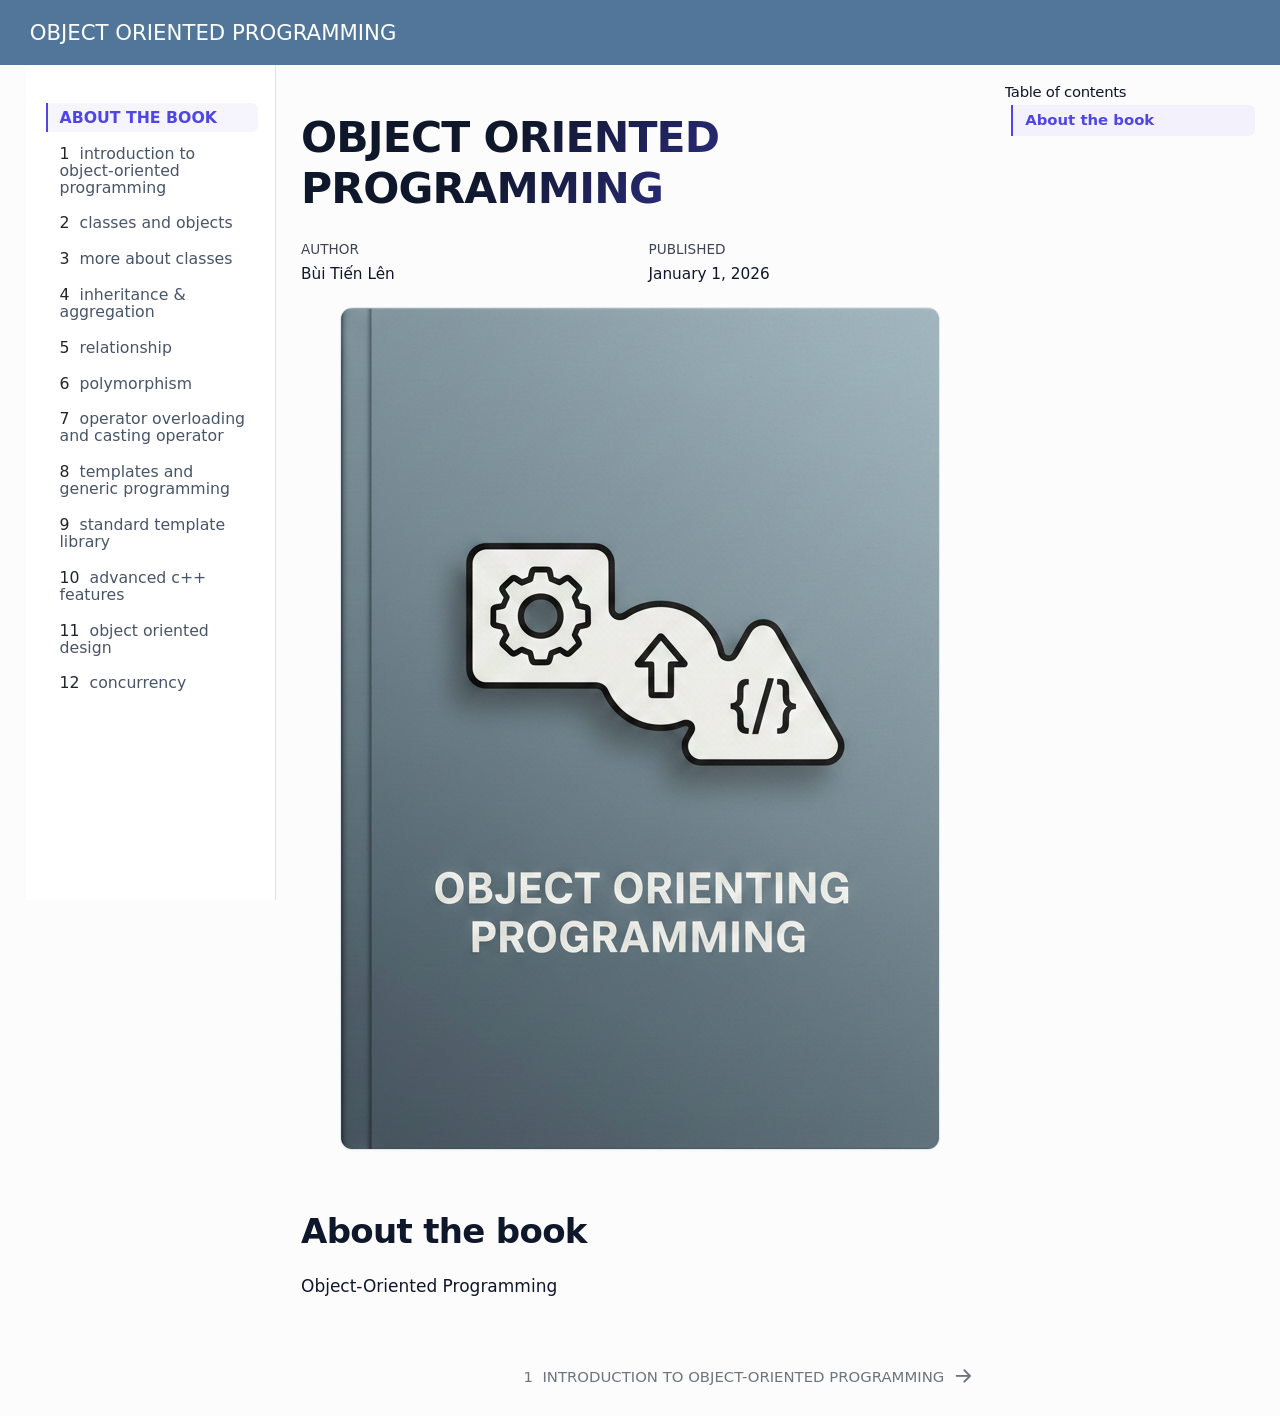
<file: index.html>
<!DOCTYPE html>
<html xmlns="http://www.w3.org/1999/xhtml" lang="en" xml:lang="en"><head>

<meta charset="utf-8">
<meta name="generator" content="quarto-1.10.18">

<meta name="viewport" content="width=device-width, initial-scale=1.0, user-scalable=yes">

<meta name="author" content="Bùi Tiến Lên">
<meta name="dcterms.date" content="2026-01-01">

<title>OBJECT ORIENTED PROGRAMMING</title>
<style>
/* Default styles provided by pandoc.
** See https://pandoc.org/MANUAL.html#variables-for-html for config info.
*/
span.smallcaps{font-variant: small-caps;}
div.columns{display: flex; gap: 1.5em;}
div.column{flex: auto;}
@media screen {
div.columns{gap: min(4vw, 1.5em);}
div.column{overflow-x: auto;}
}
div.hanging-indent{margin-left: 1.5em; text-indent: -1.5em;}
ul.task-list{list-style: none;}
ul.task-list li input[type="checkbox"] {
  width: 0.8em;
  margin: 0 0.8em 0.2em -1em; /* quarto-specific, see https://github.com/quarto-dev/quarto-cli/issues/4556 */ 
  vertical-align: middle;
}
</style>


<script src="site_libs/quarto-nav/quarto-nav.js"></script>
<script src="site_libs/quarto-nav/headroom.min.js"></script>
<script src="site_libs/clipboard/clipboard.min.js"></script>
<script src="site_libs/quarto-search/autocomplete.umd.js"></script>
<script src="site_libs/quarto-search/fuse.min.js"></script>
<script src="site_libs/quarto-search/quarto-search.js"></script>
<meta name="quarto:offset" content="./">
<link href="./lect01-introduction.html" rel="next">
<script src="site_libs/quarto-html/quarto.js" type="module"></script>
<script src="site_libs/quarto-html/tabsets/tabsets.js" type="module"></script>
<script src="site_libs/quarto-html/popper.min.js"></script>
<script src="site_libs/quarto-html/tippy.umd.min.js"></script>
<script src="site_libs/quarto-html/anchor.min.js"></script>
<link href="site_libs/quarto-html/tippy.css" rel="stylesheet">
<link href="site_libs/quarto-html/quarto-syntax-highlighting-64a204ab8560d761af7679ceaba22944.css" rel="stylesheet" id="quarto-text-highlighting-styles">
<script src="site_libs/bootstrap/bootstrap.min.js"></script>
<link href="site_libs/bootstrap/bootstrap-icons.css" rel="stylesheet">
<link href="site_libs/bootstrap/bootstrap-3e5f0145640a6fc0772bb9b0cfbf312e.min.css" rel="stylesheet" append-hash="true" id="quarto-bootstrap" data-mode="light">
<script id="quarto-search-options" type="application/json">{
  "location": "navbar",
  "copy-button": false,
  "collapse-after": 3,
  "panel-placement": "end",
  "type": "overlay",
  "limit": 50,
  "keyboard-shortcut": [
    "f",
    "/",
    "s"
  ],
  "show-item-context": false,
  "language": {
    "search-no-results-text": "No results",
    "search-matching-documents-text": "matching documents",
    "search-copy-link-title": "Copy link to search",
    "search-hide-matches-text": "Hide additional matches",
    "search-more-match-text": "more match in this document",
    "search-more-matches-text": "more matches in this document",
    "search-clear-button-title": "Clear",
    "search-text-placeholder": "",
    "search-detached-cancel-button-title": "Cancel",
    "search-submit-button-title": "Submit",
    "search-label": "Search"
  }
}</script>


<link rel="stylesheet" href="theme.css">
</head>

<body class="nav-sidebar floating nav-fixed quarto-light">

<div id="quarto-search-results"></div>
  <header id="quarto-header" class="headroom fixed-top">
    <nav class="navbar navbar-expand-lg " data-bs-theme="dark">
      <div class="navbar-container container-fluid">
      <div class="navbar-brand-container mx-auto">
    <a class="navbar-brand" href="./index.html">
    <span class="navbar-title">OBJECT ORIENTED PROGRAMMING</span>
    </a>
  </div>
        <div class="quarto-navbar-tools tools-end">
</div>
      </div> <!-- /container-fluid -->
    </nav>
  <nav class="quarto-secondary-nav">
    <div class="container-fluid d-flex">
      <button type="button" class="quarto-btn-toggle btn" data-bs-toggle="collapse" role="button" data-bs-target=".quarto-sidebar-collapse-item" aria-controls="quarto-sidebar" aria-expanded="false" aria-label="Toggle sidebar navigation" onclick="if (window.quartoToggleHeadroom) { window.quartoToggleHeadroom(); }">
        <i class="bi bi-layout-text-sidebar-reverse"></i>
      </button>
        <nav class="quarto-page-breadcrumbs" aria-label="breadcrumb"><ol class="breadcrumb"><li class="breadcrumb-item"><a href="./index.html">About the book</a></li></ol></nav>
        <a class="flex-grow-1" role="navigation" data-bs-toggle="collapse" data-bs-target=".quarto-sidebar-collapse-item" aria-controls="quarto-sidebar" aria-expanded="false" aria-label="Toggle sidebar navigation" onclick="if (window.quartoToggleHeadroom) { window.quartoToggleHeadroom(); }">      
        </a>
    </div>
  </nav>
</header>
<!-- content -->
<div id="quarto-content" class="quarto-container page-columns page-rows-contents page-layout-article page-navbar">
<!-- sidebar -->
  <nav id="quarto-sidebar" class="sidebar collapse collapse-horizontal quarto-sidebar-collapse-item sidebar-navigation floating overflow-auto">
    <div class="sidebar-menu-container"> 
    <ul class="list-unstyled mt-1">
        <li class="sidebar-item">
  <div class="sidebar-item-container"> 
  <a href="./index.html" class="sidebar-item-text sidebar-link active">
 <span class="menu-text">About the book</span></a>
  </div>
</li>
        <li class="sidebar-item">
  <div class="sidebar-item-container"> 
  <a href="./lect01-introduction.html" class="sidebar-item-text sidebar-link">
 <span class="menu-text"><span class="chapter-number">1</span>&nbsp; <span class="chapter-title">INTRODUCTION TO OBJECT-ORIENTED PROGRAMMING</span></span></a>
  </div>
</li>
        <li class="sidebar-item">
  <div class="sidebar-item-container"> 
  <a href="./lect02-class.html" class="sidebar-item-text sidebar-link">
 <span class="menu-text"><span class="chapter-number">2</span>&nbsp; <span class="chapter-title">CLASSES AND OBJECTS</span></span></a>
  </div>
</li>
        <li class="sidebar-item">
  <div class="sidebar-item-container"> 
  <a href="./lect02-class-2.html" class="sidebar-item-text sidebar-link">
 <span class="menu-text"><span class="chapter-number">3</span>&nbsp; <span class="chapter-title">MORE ABOUT CLASSES</span></span></a>
  </div>
</li>
        <li class="sidebar-item">
  <div class="sidebar-item-container"> 
  <a href="./lect03-inheritance.html" class="sidebar-item-text sidebar-link">
 <span class="menu-text"><span class="chapter-number">4</span>&nbsp; <span class="chapter-title">INHERITANCE &amp; AGGREGATION</span></span></a>
  </div>
</li>
        <li class="sidebar-item">
  <div class="sidebar-item-container"> 
  <a href="./lect03-relationship.html" class="sidebar-item-text sidebar-link">
 <span class="menu-text"><span class="chapter-number">5</span>&nbsp; <span class="chapter-title">RELATIONSHIP</span></span></a>
  </div>
</li>
        <li class="sidebar-item">
  <div class="sidebar-item-container"> 
  <a href="./lect04-polymorphism.html" class="sidebar-item-text sidebar-link">
 <span class="menu-text"><span class="chapter-number">6</span>&nbsp; <span class="chapter-title">POLYMORPHISM</span></span></a>
  </div>
</li>
        <li class="sidebar-item">
  <div class="sidebar-item-container"> 
  <a href="./lect05-operator.html" class="sidebar-item-text sidebar-link">
 <span class="menu-text"><span class="chapter-number">7</span>&nbsp; <span class="chapter-title">OPERATOR OVERLOADING AND CASTING OPERATOR</span></span></a>
  </div>
</li>
        <li class="sidebar-item">
  <div class="sidebar-item-container"> 
  <a href="./lect06-template.html" class="sidebar-item-text sidebar-link">
 <span class="menu-text"><span class="chapter-number">8</span>&nbsp; <span class="chapter-title">TEMPLATES AND GENERIC PROGRAMMING</span></span></a>
  </div>
</li>
        <li class="sidebar-item">
  <div class="sidebar-item-container"> 
  <a href="./lect07-stl.html" class="sidebar-item-text sidebar-link">
 <span class="menu-text"><span class="chapter-number">9</span>&nbsp; <span class="chapter-title">STANDARD TEMPLATE LIBRARY</span></span></a>
  </div>
</li>
        <li class="sidebar-item">
  <div class="sidebar-item-container"> 
  <a href="./lect08-advanced.html" class="sidebar-item-text sidebar-link">
 <span class="menu-text"><span class="chapter-number">10</span>&nbsp; <span class="chapter-title">ADVANCED C++ FEATURES</span></span></a>
  </div>
</li>
        <li class="sidebar-item">
  <div class="sidebar-item-container"> 
  <a href="./lect09-design.html" class="sidebar-item-text sidebar-link">
 <span class="menu-text"><span class="chapter-number">11</span>&nbsp; <span class="chapter-title">Object Oriented Design</span></span></a>
  </div>
</li>
        <li class="sidebar-item">
  <div class="sidebar-item-container"> 
  <a href="./lect10-concurrency.html" class="sidebar-item-text sidebar-link">
 <span class="menu-text"><span class="chapter-number">12</span>&nbsp; <span class="chapter-title">CONCURRENCY</span></span></a>
  </div>
</li>
    </ul>
    </div>
</nav>
<div id="quarto-sidebar-glass" class="quarto-sidebar-collapse-item" data-bs-toggle="collapse" data-bs-target=".quarto-sidebar-collapse-item"></div>
<!-- margin-sidebar -->
    <div id="quarto-margin-sidebar" class="sidebar margin-sidebar">
        <nav id="TOC" role="doc-toc" class="toc-active">
    <h2 id="toc-title">Table of contents</h2>
   
  <ul>
  <li><a href="#about-the-book" id="toc-about-the-book" class="nav-link active" data-scroll-target="#about-the-book">About the book</a></li>
  </ul>
</nav>
    </div>
<!-- main -->
<main class="content" id="quarto-document-content">

<header id="title-block-header" class="quarto-title-block default">
<div class="quarto-title">
<h1 class="title">OBJECT ORIENTED PROGRAMMING</h1>
</div>



<div class="quarto-title-meta">

    <div>
    <div class="quarto-title-meta-heading">Author</div>
    <div class="quarto-title-meta-contents">
             <p>Bùi Tiến Lên </p>
          </div>
  </div>
    
    <div>
    <div class="quarto-title-meta-heading">Published</div>
    <div class="quarto-title-meta-contents">
      <p class="date">January 1, 2026</p>
    </div>
  </div>
  
    
  </div>
  


</header>


<p><img src="cover.png" class="img-fluid"></p>
<section id="about-the-book" class="level1 unnumbered">
<h1 class="unnumbered">About the book</h1>
<p>Object-Oriented Programming</p>


</section>

</main> <!-- /main -->
<script id="quarto-html-after-body" type="application/javascript">
  window.document.addEventListener("DOMContentLoaded", function (event) {
    const icon = "";
    const anchorJS = new window.AnchorJS();
    anchorJS.options = {
      placement: 'right',
      icon: icon
    };
    anchorJS.add('.anchored');
    const isCodeAnnotation = (el) => {
      for (const clz of el.classList) {
        if (clz.startsWith('code-annotation-')) {                     
          return true;
        }
      }
      return false;
    }
    const onCopySuccess = function(e) {
      // button target
      const button = e.trigger;
      // don't keep focus
      button.blur();
      // flash "checked"
      button.classList.add('code-copy-button-checked');
      var currentTitle = button.getAttribute("title");
      button.setAttribute("title", "Copied!");
      let tooltip;
      if (window.bootstrap) {
        button.setAttribute("data-bs-toggle", "tooltip");
        button.setAttribute("data-bs-placement", "left");
        button.setAttribute("data-bs-title", "Copied!");
        tooltip = new bootstrap.Tooltip(button, 
          { trigger: "manual", 
            customClass: "code-copy-button-tooltip",
            offset: [0, -8]});
        tooltip.show();    
      }
      setTimeout(function() {
        if (tooltip) {
          tooltip.hide();
          button.removeAttribute("data-bs-title");
          button.removeAttribute("data-bs-toggle");
          button.removeAttribute("data-bs-placement");
        }
        button.setAttribute("title", currentTitle);
        button.classList.remove('code-copy-button-checked');
      }, 1000);
      // clear code selection
      e.clearSelection();
    }
    const getTextToCopy = function(trigger) {
      const outerScaffold = trigger.parentElement.cloneNode(true);
      const codeEl = outerScaffold.querySelector('code');
      for (const childEl of codeEl.children) {
        if (isCodeAnnotation(childEl)) {
          childEl.remove();
        }
      }
      return codeEl.innerText;
    }
    const clipboard = new window.ClipboardJS('.code-copy-button:not([data-in-quarto-modal])', {
      text: getTextToCopy
    });
    clipboard.on('success', onCopySuccess);
    if (window.document.getElementById('quarto-embedded-source-code-modal')) {
      const clipboardModal = new window.ClipboardJS('.code-copy-button[data-in-quarto-modal]', {
        text: getTextToCopy,
        container: window.document.getElementById('quarto-embedded-source-code-modal')
      });
      clipboardModal.on('success', onCopySuccess);
    }
      var localhostRegex = new RegExp(/^(?:http|https):\/\/localhost\:?[0-9]*\//);
      var mailtoRegex = new RegExp(/^mailto:/);
        var filterRegex = new RegExp('/' + window.location.host + '/');
      var isInternal = (href) => {
          return filterRegex.test(href) || localhostRegex.test(href) || mailtoRegex.test(href);
      }
      // Inspect non-navigation links and adorn them if external
     var links = window.document.querySelectorAll('a[href]:not(.nav-link):not(.navbar-brand):not(.toc-action):not(.sidebar-link):not(.sidebar-item-toggle):not(.pagination-link):not(.no-external):not([aria-hidden]):not(.dropdown-item):not(.quarto-navigation-tool):not(.about-link)');
      for (var i=0; i<links.length; i++) {
        const link = links[i];
        if (!isInternal(link.href)) {
          // undo the damage that might have been done by quarto-nav.js in the case of
          // links that we want to consider external
          if (link.dataset.originalHref !== undefined) {
            link.href = link.dataset.originalHref;
          }
        }
      }
    function tippyHover(el, contentFn, onTriggerFn, onUntriggerFn) {
      const config = {
        allowHTML: true,
        maxWidth: 500,
        delay: 100,
        arrow: false,
        appendTo: function(el) {
            return el.parentElement;
        },
        interactive: true,
        interactiveBorder: 10,
        theme: 'quarto',
        placement: 'bottom-start',
      };
      if (contentFn) {
        config.content = contentFn;
      }
      if (onTriggerFn) {
        config.onTrigger = onTriggerFn;
      }
      if (onUntriggerFn) {
        config.onUntrigger = onUntriggerFn;
      }
      window.tippy(el, config); 
    }
    const noterefs = window.document.querySelectorAll('a[role="doc-noteref"]');
    for (var i=0; i<noterefs.length; i++) {
      const ref = noterefs[i];
      tippyHover(ref, function() {
        // use id or data attribute instead here
        let href = ref.getAttribute('data-footnote-href') || ref.getAttribute('href');
        try { href = new URL(href).hash; } catch {}
        const id = href.replace(/^#\/?/, "");
        const note = window.document.getElementById(id);
        if (note) {
          return note.innerHTML;
        } else {
          return "";
        }
      });
    }
    const xrefs = window.document.querySelectorAll('a.quarto-xref');
    const processXRef = (id, note) => {
      // Strip column container classes
      const stripColumnClz = (el) => {
        el.classList.remove("page-full", "page-columns");
        if (el.children) {
          for (const child of el.children) {
            stripColumnClz(child);
          }
        }
      }
      stripColumnClz(note)
      if (id === null || id.startsWith('sec-')) {
        // Special case sections, only their first couple elements
        const container = document.createElement("div");
        if (note.children && note.children.length > 2) {
          container.appendChild(note.children[0].cloneNode(true));
          for (let i = 1; i < note.children.length; i++) {
            const child = note.children[i];
            if (child.tagName === "P" && child.innerText === "") {
              continue;
            } else {
              container.appendChild(child.cloneNode(true));
              break;
            }
          }
          if (window.Quarto?.typesetMath) {
            window.Quarto.typesetMath(container);
          }
          return container.innerHTML
        } else {
          if (window.Quarto?.typesetMath) {
            window.Quarto.typesetMath(note);
          }
          return note.innerHTML;
        }
      } else {
        // Remove any anchor links if they are present
        const anchorLink = note.querySelector('a.anchorjs-link');
        if (anchorLink) {
          anchorLink.remove();
        }
        if (window.Quarto?.typesetMath) {
          window.Quarto.typesetMath(note);
        }
        if (note.classList.contains("callout")) {
          return note.outerHTML;
        } else {
          return note.innerHTML;
        }
      }
    }
    for (var i=0; i<xrefs.length; i++) {
      const xref = xrefs[i];
      tippyHover(xref, undefined, function(instance) {
        instance.disable();
        let url = xref.getAttribute('href');
        let hash = undefined; 
        if (url.startsWith('#')) {
          hash = url;
        } else {
          try { hash = new URL(url).hash; } catch {}
        }
        if (hash) {
          const id = hash.replace(/^#\/?/, "");
          const note = window.document.getElementById(id);
          if (note !== null) {
            try {
              const html = processXRef(id, note.cloneNode(true));
              instance.setContent(html);
            } finally {
              instance.enable();
              instance.show();
            }
          } else {
            // See if we can fetch this
            fetch(url.split('#')[0])
            .then(res => res.text())
            .then(html => {
              const parser = new DOMParser();
              const htmlDoc = parser.parseFromString(html, "text/html");
              const note = htmlDoc.getElementById(id);
              if (note !== null) {
                const html = processXRef(id, note);
                instance.setContent(html);
              } 
            }).finally(() => {
              instance.enable();
              instance.show();
            });
          }
        } else {
          // See if we can fetch a full url (with no hash to target)
          // This is a special case and we should probably do some content thinning / targeting
          fetch(url)
          .then(res => res.text())
          .then(html => {
            const parser = new DOMParser();
            const htmlDoc = parser.parseFromString(html, "text/html");
            const note = htmlDoc.querySelector('main.content');
            if (note !== null) {
              // This should only happen for chapter cross references
              // (since there is no id in the URL)
              // remove the first header
              if (note.children.length > 0 && note.children[0].tagName === "HEADER") {
                note.children[0].remove();
              }
              const html = processXRef(null, note);
              instance.setContent(html);
            } 
          }).finally(() => {
            instance.enable();
            instance.show();
          });
        }
      }, function(instance) {
      });
    }
        let selectedAnnoteEl;
        const selectorForAnnotation = ( cell, annotation) => {
          let cellAttr = 'data-code-cell="' + cell + '"';
          let lineAttr = 'data-code-annotation="' +  annotation + '"';
          const selector = 'span[' + cellAttr + '][' + lineAttr + ']';
          return selector;
        }
        const selectCodeLines = (annoteEl) => {
          const doc = window.document;
          const targetCell = annoteEl.getAttribute("data-target-cell");
          const targetAnnotation = annoteEl.getAttribute("data-target-annotation");
          const annoteSpan = window.document.querySelector(selectorForAnnotation(targetCell, targetAnnotation));
          const lines = annoteSpan.getAttribute("data-code-lines").split(",");
          const lineIds = lines.map((line) => {
            return targetCell + "-" + line;
          })
          let top = null;
          let height = null;
          let parent = null;
          if (lineIds.length > 0) {
              //compute the position of the single el (top and bottom and make a div)
              const el = window.document.getElementById(lineIds[0]);
              top = el.offsetTop;
              height = el.offsetHeight;
              parent = el.parentElement.parentElement;
            if (lineIds.length > 1) {
              const lastEl = window.document.getElementById(lineIds[lineIds.length - 1]);
              const bottom = lastEl.offsetTop + lastEl.offsetHeight;
              height = bottom - top;
            }
            if (top !== null && height !== null && parent !== null) {
              // cook up a div (if necessary) and position it 
              let div = window.document.getElementById("code-annotation-line-highlight");
              if (div === null) {
                div = window.document.createElement("div");
                div.setAttribute("id", "code-annotation-line-highlight");
                div.style.position = 'absolute';
                parent.appendChild(div);
              }
              div.style.top = top - 2 + "px";
              div.style.height = height + 4 + "px";
              div.style.left = 0;
              let gutterDiv = window.document.getElementById("code-annotation-line-highlight-gutter");
              if (gutterDiv === null) {
                gutterDiv = window.document.createElement("div");
                gutterDiv.setAttribute("id", "code-annotation-line-highlight-gutter");
                gutterDiv.style.position = 'absolute';
                const codeCell = window.document.getElementById(targetCell);
                const gutter = codeCell.querySelector('.code-annotation-gutter');
                gutter.appendChild(gutterDiv);
              }
              gutterDiv.style.top = top - 2 + "px";
              gutterDiv.style.height = height + 4 + "px";
            }
            selectedAnnoteEl = annoteEl;
          }
        };
        const unselectCodeLines = () => {
          const elementsIds = ["code-annotation-line-highlight", "code-annotation-line-highlight-gutter"];
          elementsIds.forEach((elId) => {
            const div = window.document.getElementById(elId);
            if (div) {
              div.remove();
            }
          });
          selectedAnnoteEl = undefined;
        };
          // Handle positioning of the toggle
      window.addEventListener(
        "resize",
        throttle(() => {
          elRect = undefined;
          if (selectedAnnoteEl) {
            selectCodeLines(selectedAnnoteEl);
          }
        }, 10)
      );
      function throttle(fn, ms) {
      let throttle = false;
      let timer;
        return (...args) => {
          if(!throttle) { // first call gets through
              fn.apply(this, args);
              throttle = true;
          } else { // all the others get throttled
              if(timer) clearTimeout(timer); // cancel #2
              timer = setTimeout(() => {
                fn.apply(this, args);
                timer = throttle = false;
              }, ms);
          }
        };
      }
        // Attach click handler to the DT
        const annoteDls = window.document.querySelectorAll('dt[data-target-cell]');
        for (const annoteDlNode of annoteDls) {
          annoteDlNode.addEventListener('click', (event) => {
            const clickedEl = event.target;
            if (clickedEl !== selectedAnnoteEl) {
              unselectCodeLines();
              const activeEl = window.document.querySelector('dt[data-target-cell].code-annotation-active');
              if (activeEl) {
                activeEl.classList.remove('code-annotation-active');
              }
              selectCodeLines(clickedEl);
              clickedEl.classList.add('code-annotation-active');
            } else {
              // Unselect the line
              unselectCodeLines();
              clickedEl.classList.remove('code-annotation-active');
            }
          });
        }
    const findCites = (el) => {
      const parentEl = el.parentElement;
      if (parentEl) {
        const cites = parentEl.dataset.cites;
        if (cites) {
          return {
            el,
            cites: cites.split(' ')
          };
        } else {
          return findCites(el.parentElement)
        }
      } else {
        return undefined;
      }
    };
    var bibliorefs = window.document.querySelectorAll('a[role="doc-biblioref"]');
    for (var i=0; i<bibliorefs.length; i++) {
      const ref = bibliorefs[i];
      const citeInfo = findCites(ref);
      if (citeInfo) {
        tippyHover(citeInfo.el, function() {
          var popup = window.document.createElement('div');
          citeInfo.cites.forEach(function(cite) {
            var citeDiv = window.document.createElement('div');
            citeDiv.classList.add('hanging-indent');
            citeDiv.classList.add('csl-entry');
            var biblioDiv = window.document.getElementById('ref-' + cite);
            if (biblioDiv) {
              citeDiv.innerHTML = biblioDiv.innerHTML;
            }
            popup.appendChild(citeDiv);
          });
          return popup.innerHTML;
        });
      }
    }
  });
  </script>
<nav class="page-navigation">
  <div class="nav-page nav-page-previous">
  </div>
  <div class="nav-page nav-page-next">
      <a href="./lect01-introduction.html" class="pagination-link" aria-label="INTRODUCTION TO OBJECT-ORIENTED PROGRAMMING">
        <span class="nav-page-text"><span class="chapter-number">1</span>&nbsp; <span class="chapter-title">INTRODUCTION TO OBJECT-ORIENTED PROGRAMMING</span></span> <i class="bi bi-arrow-right-short"></i>
      </a>
  </div>
</nav>
</div> <!-- /content -->




</body></html>
</file>
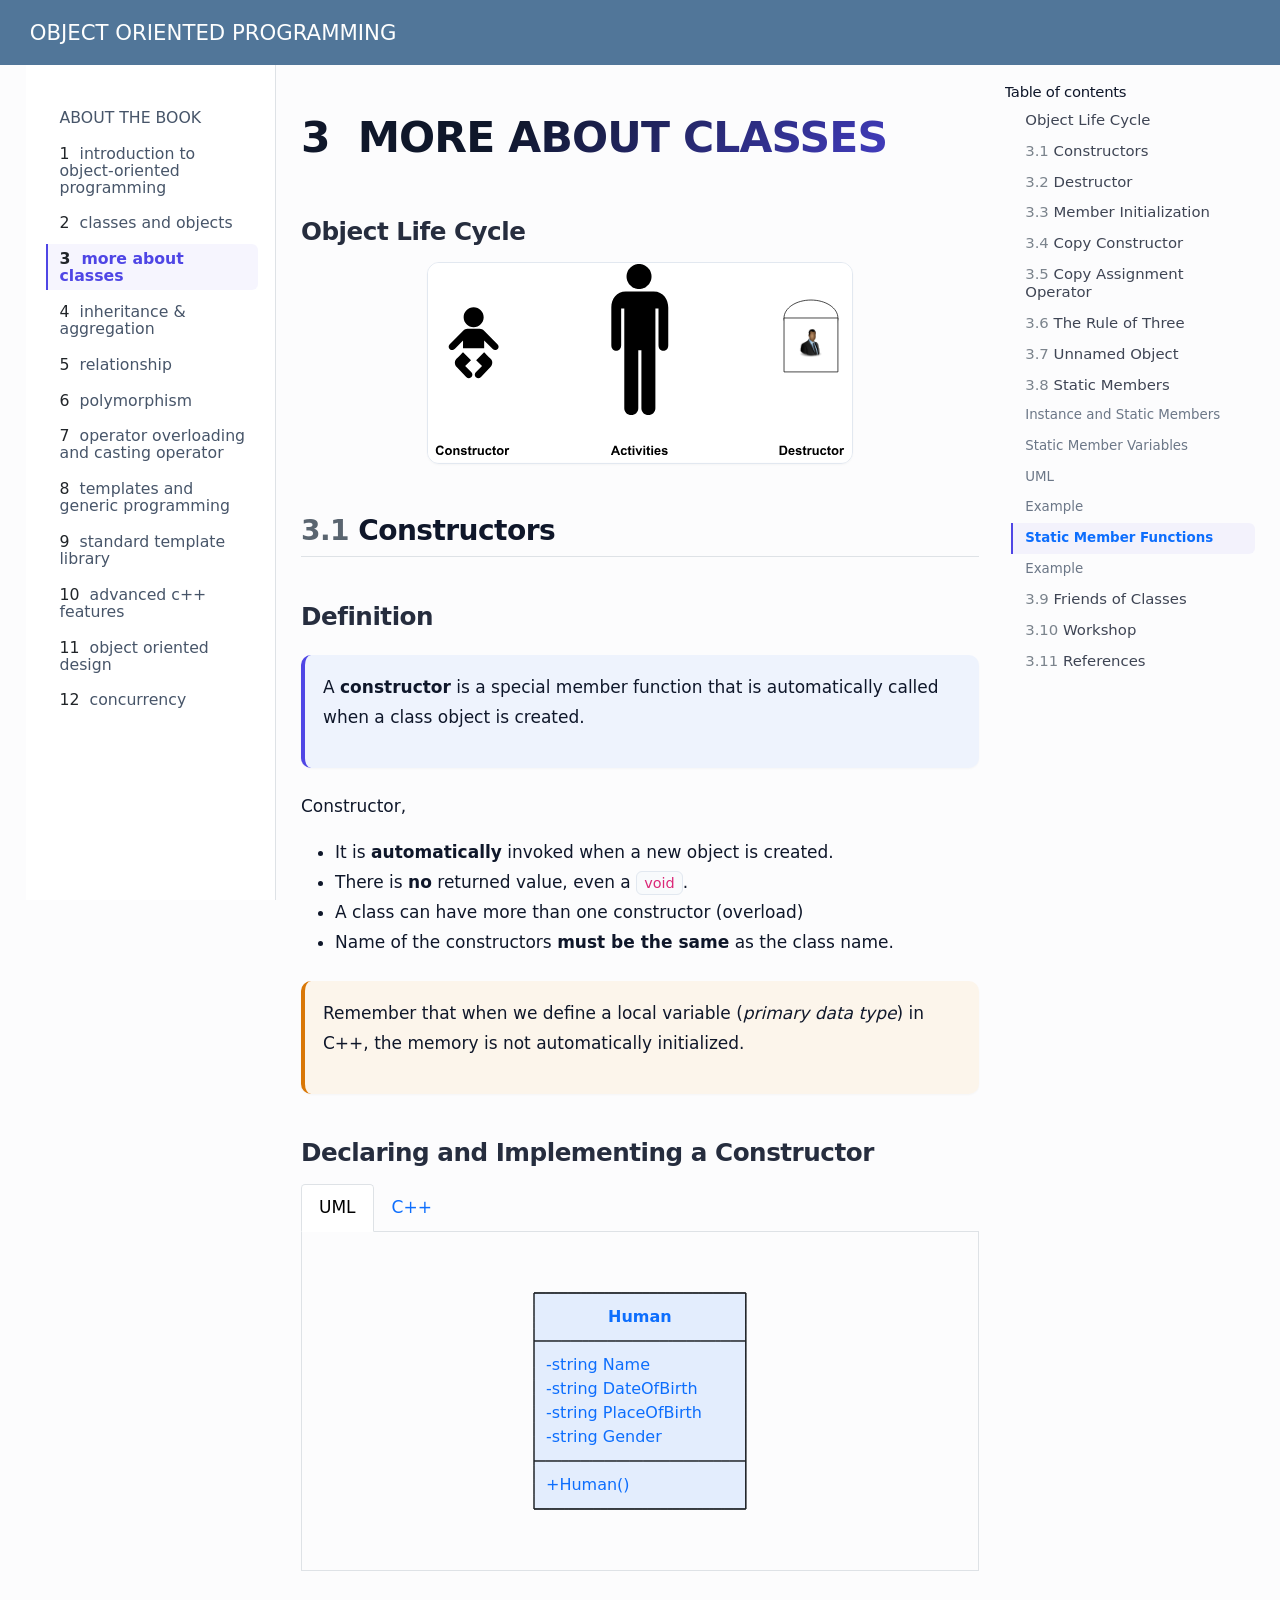
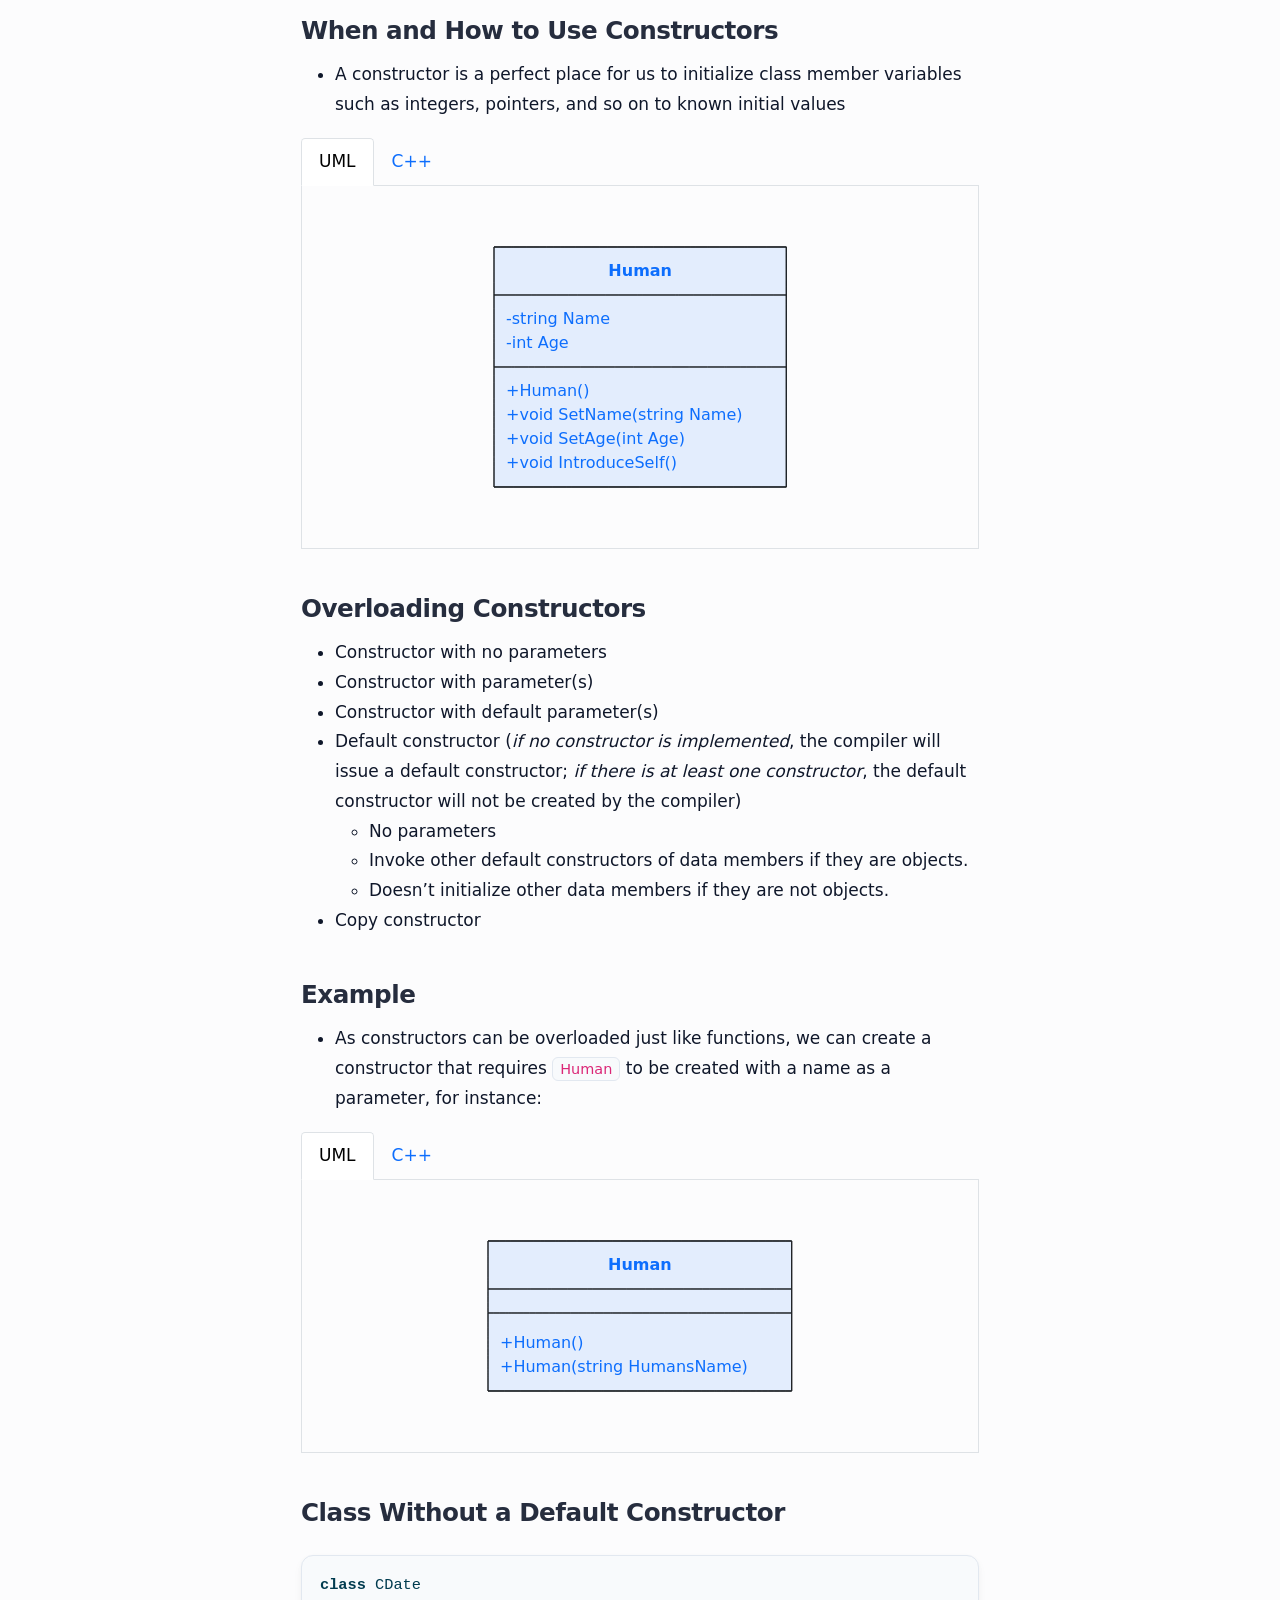
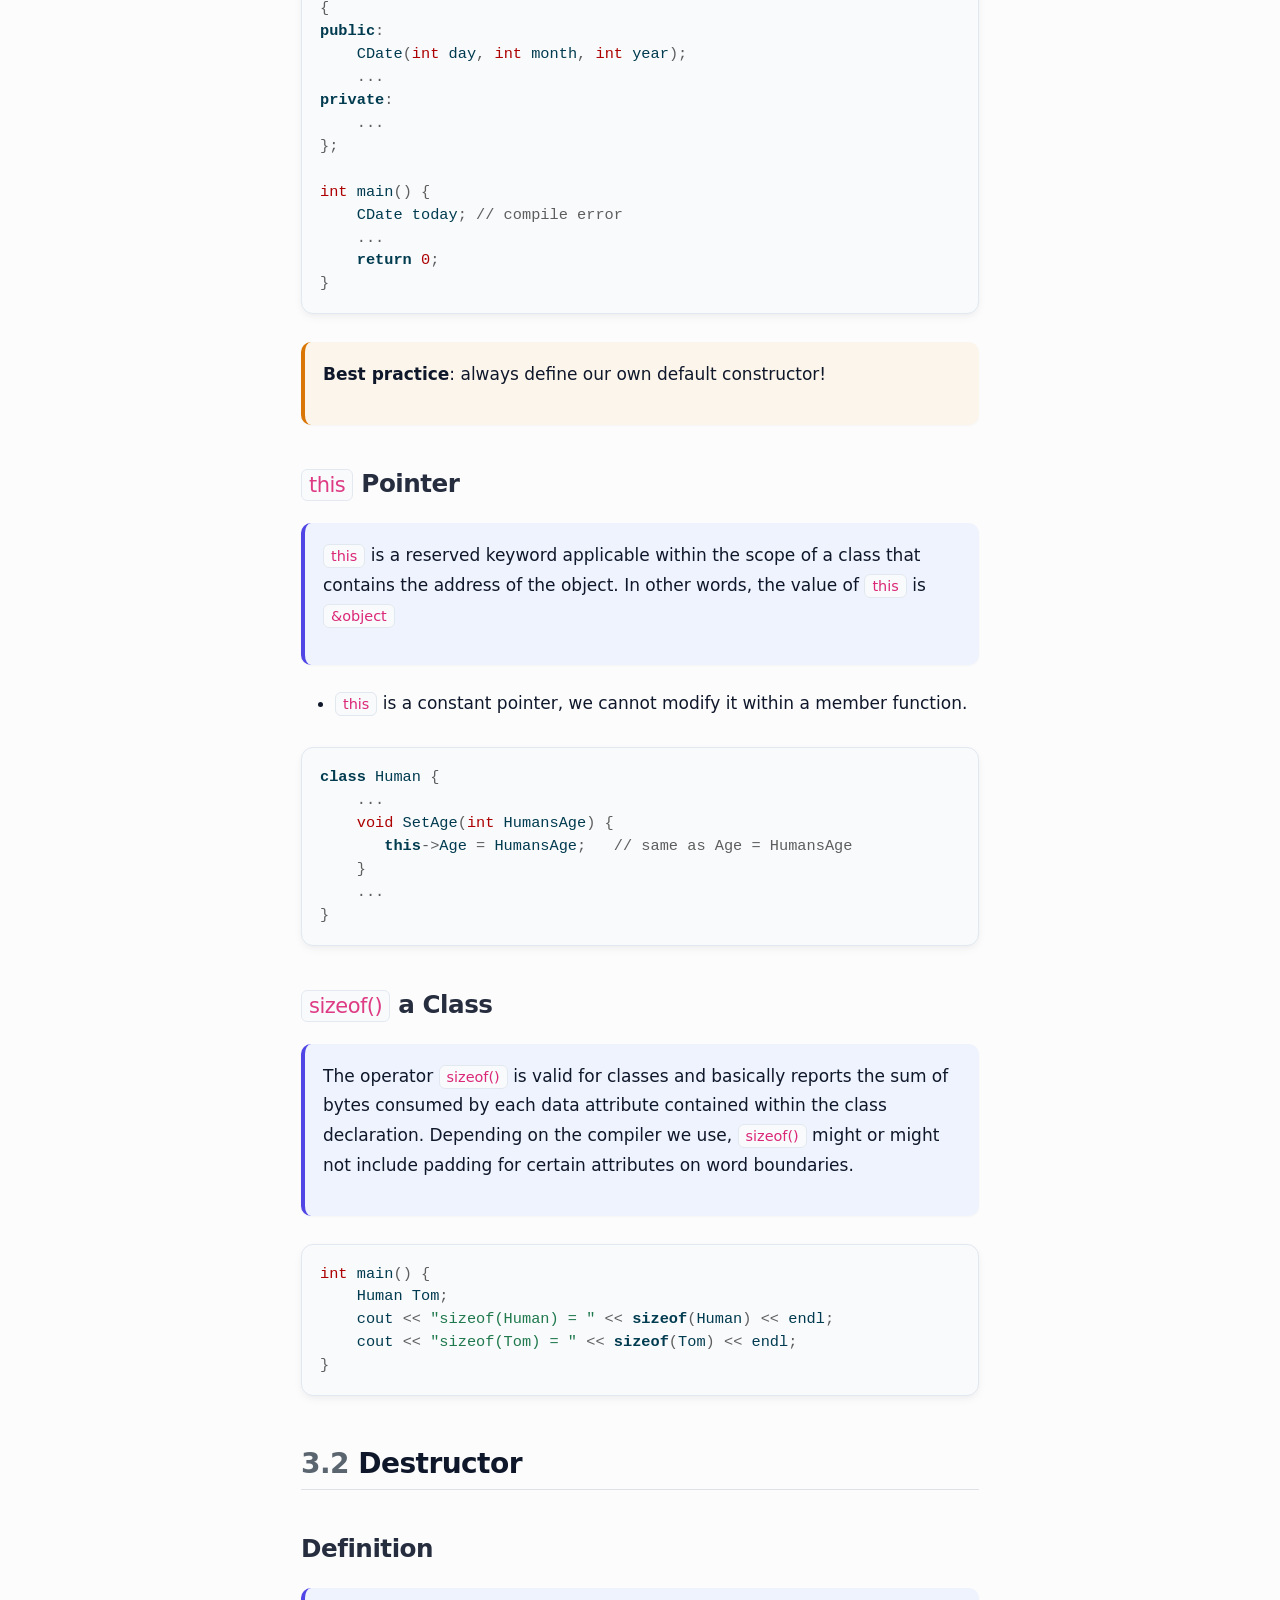
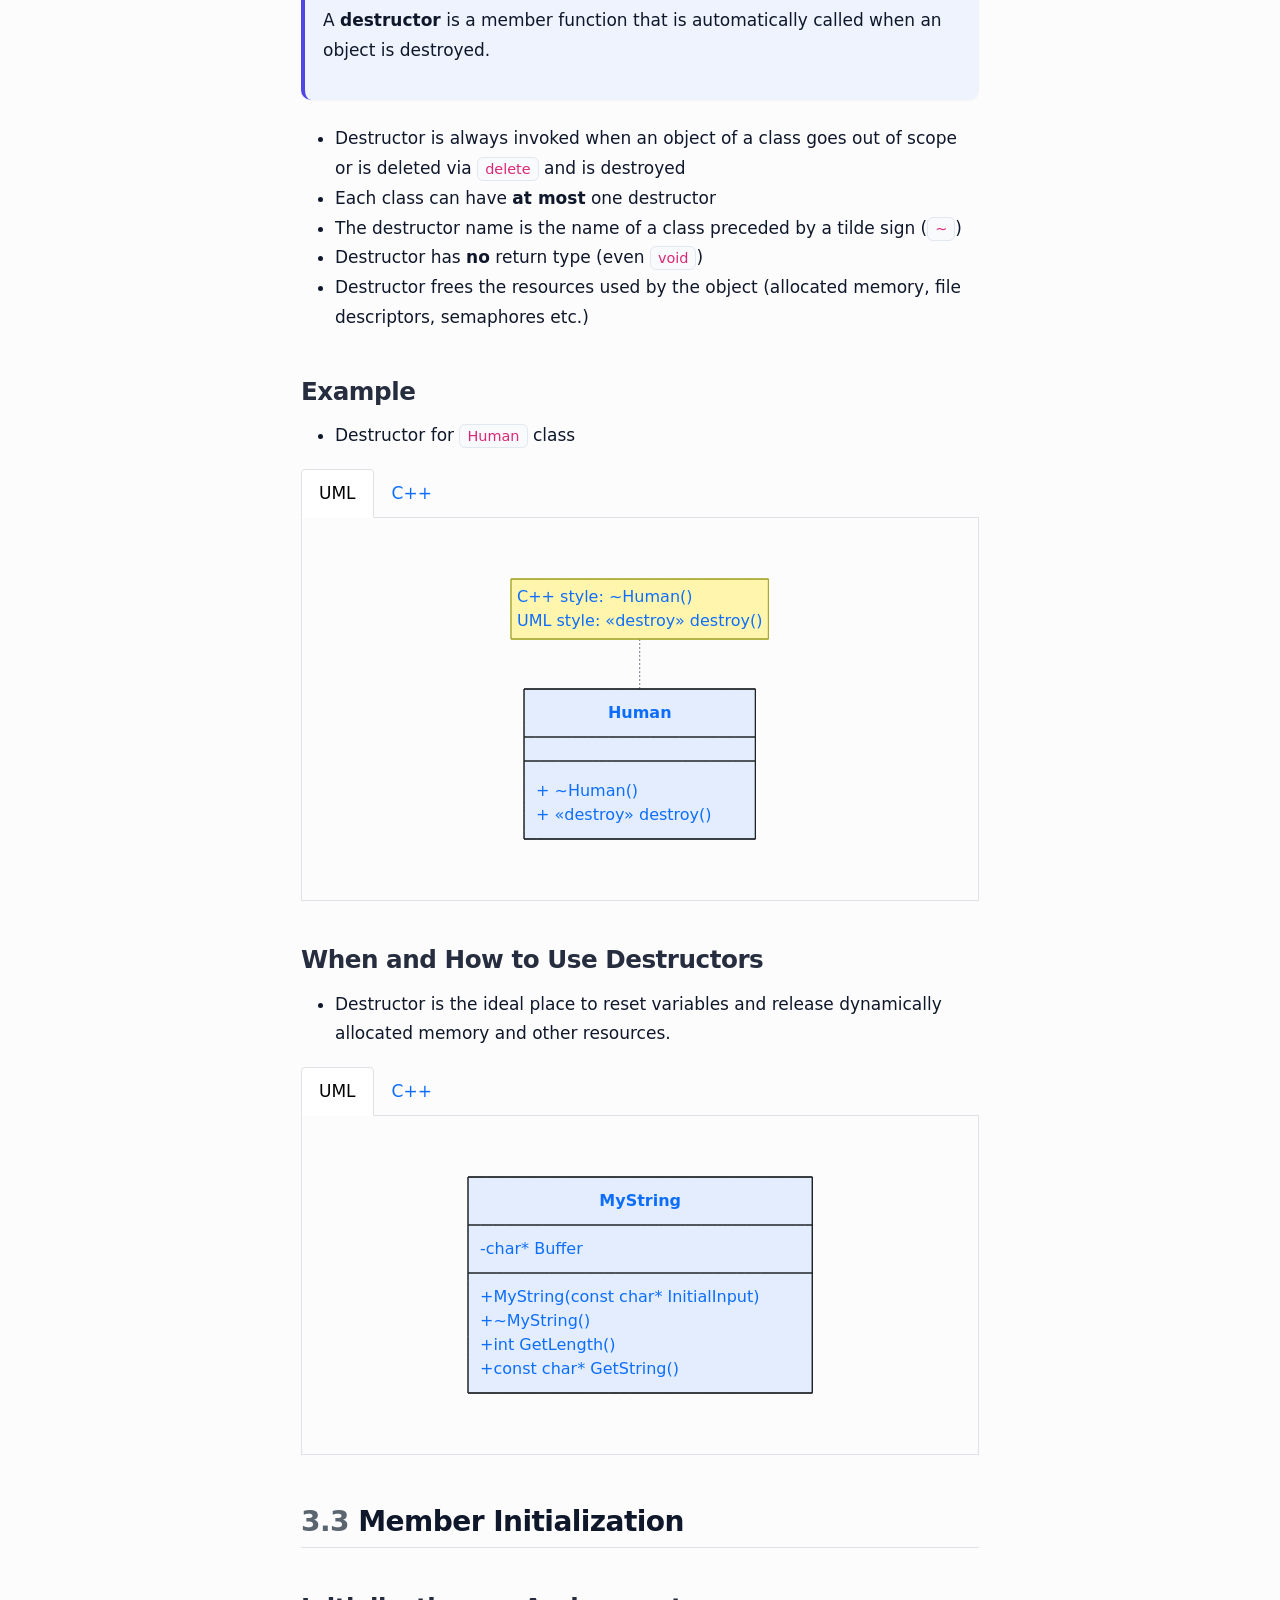
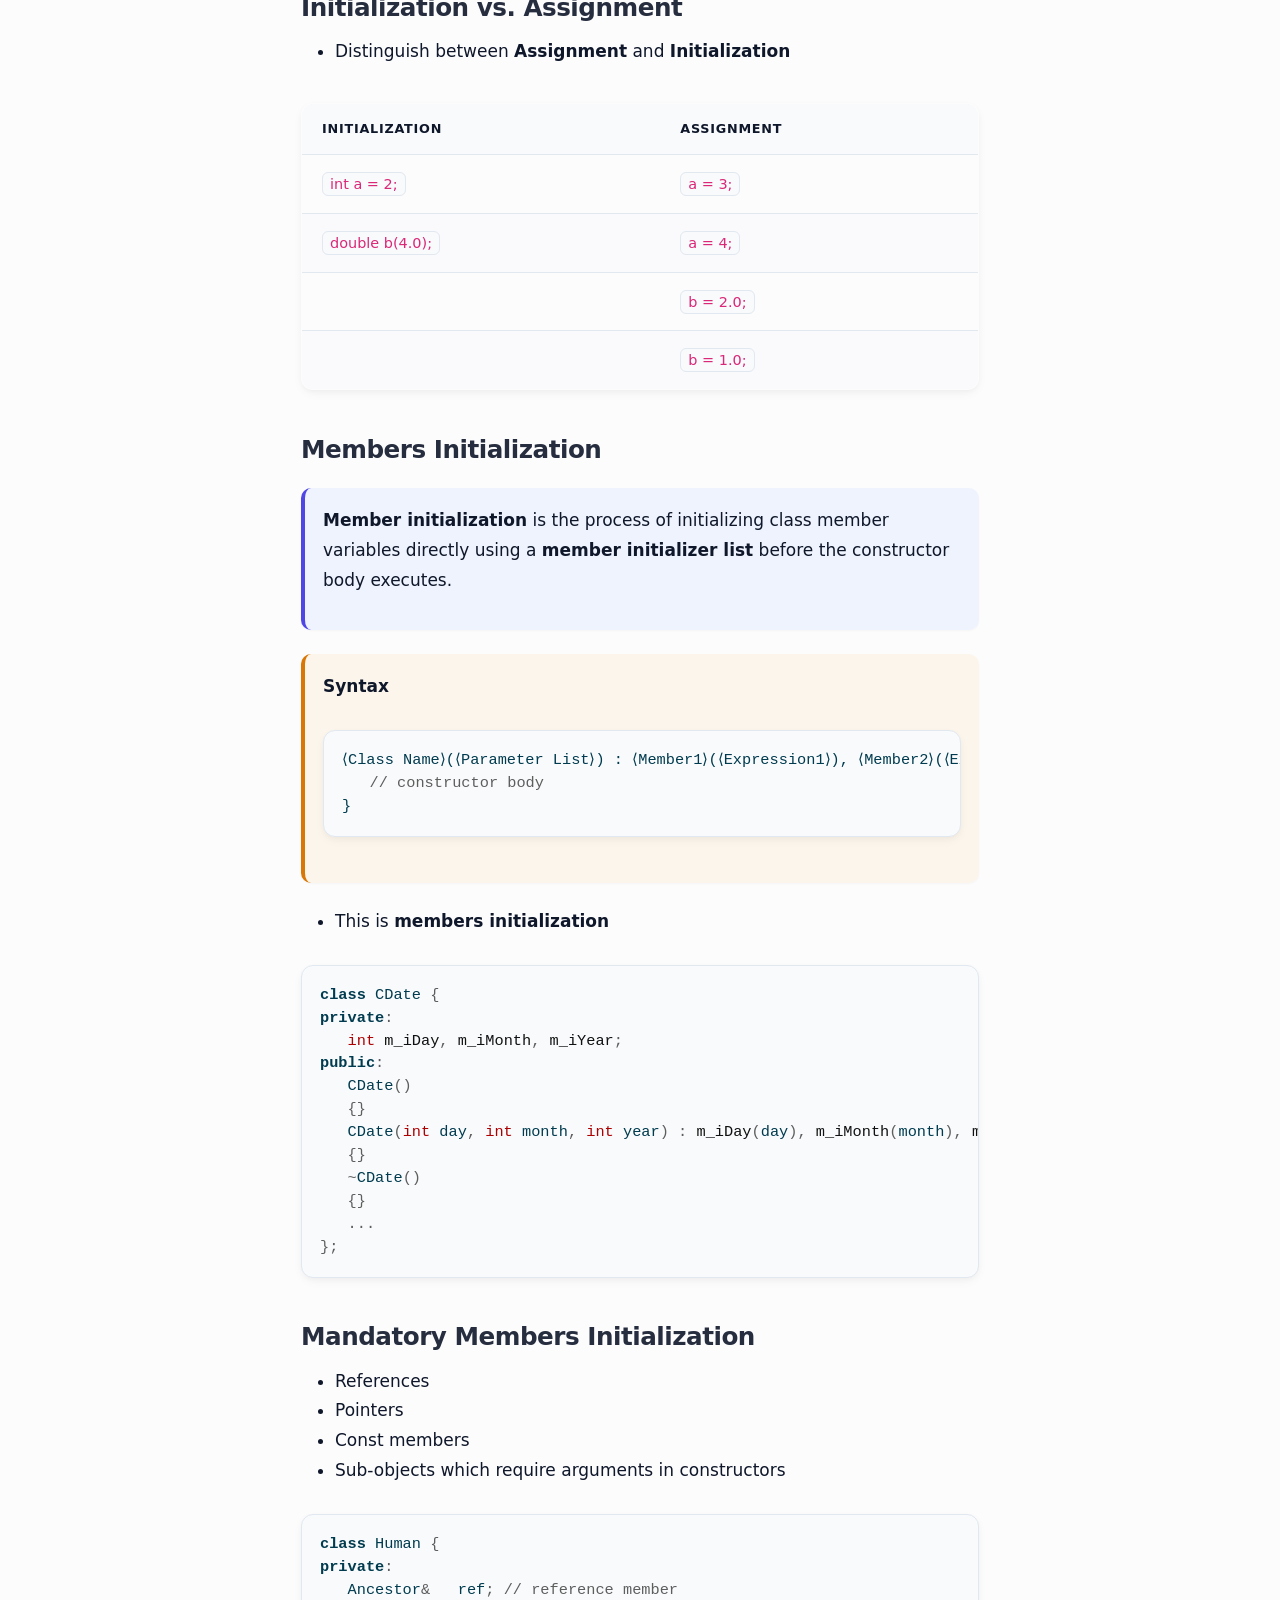
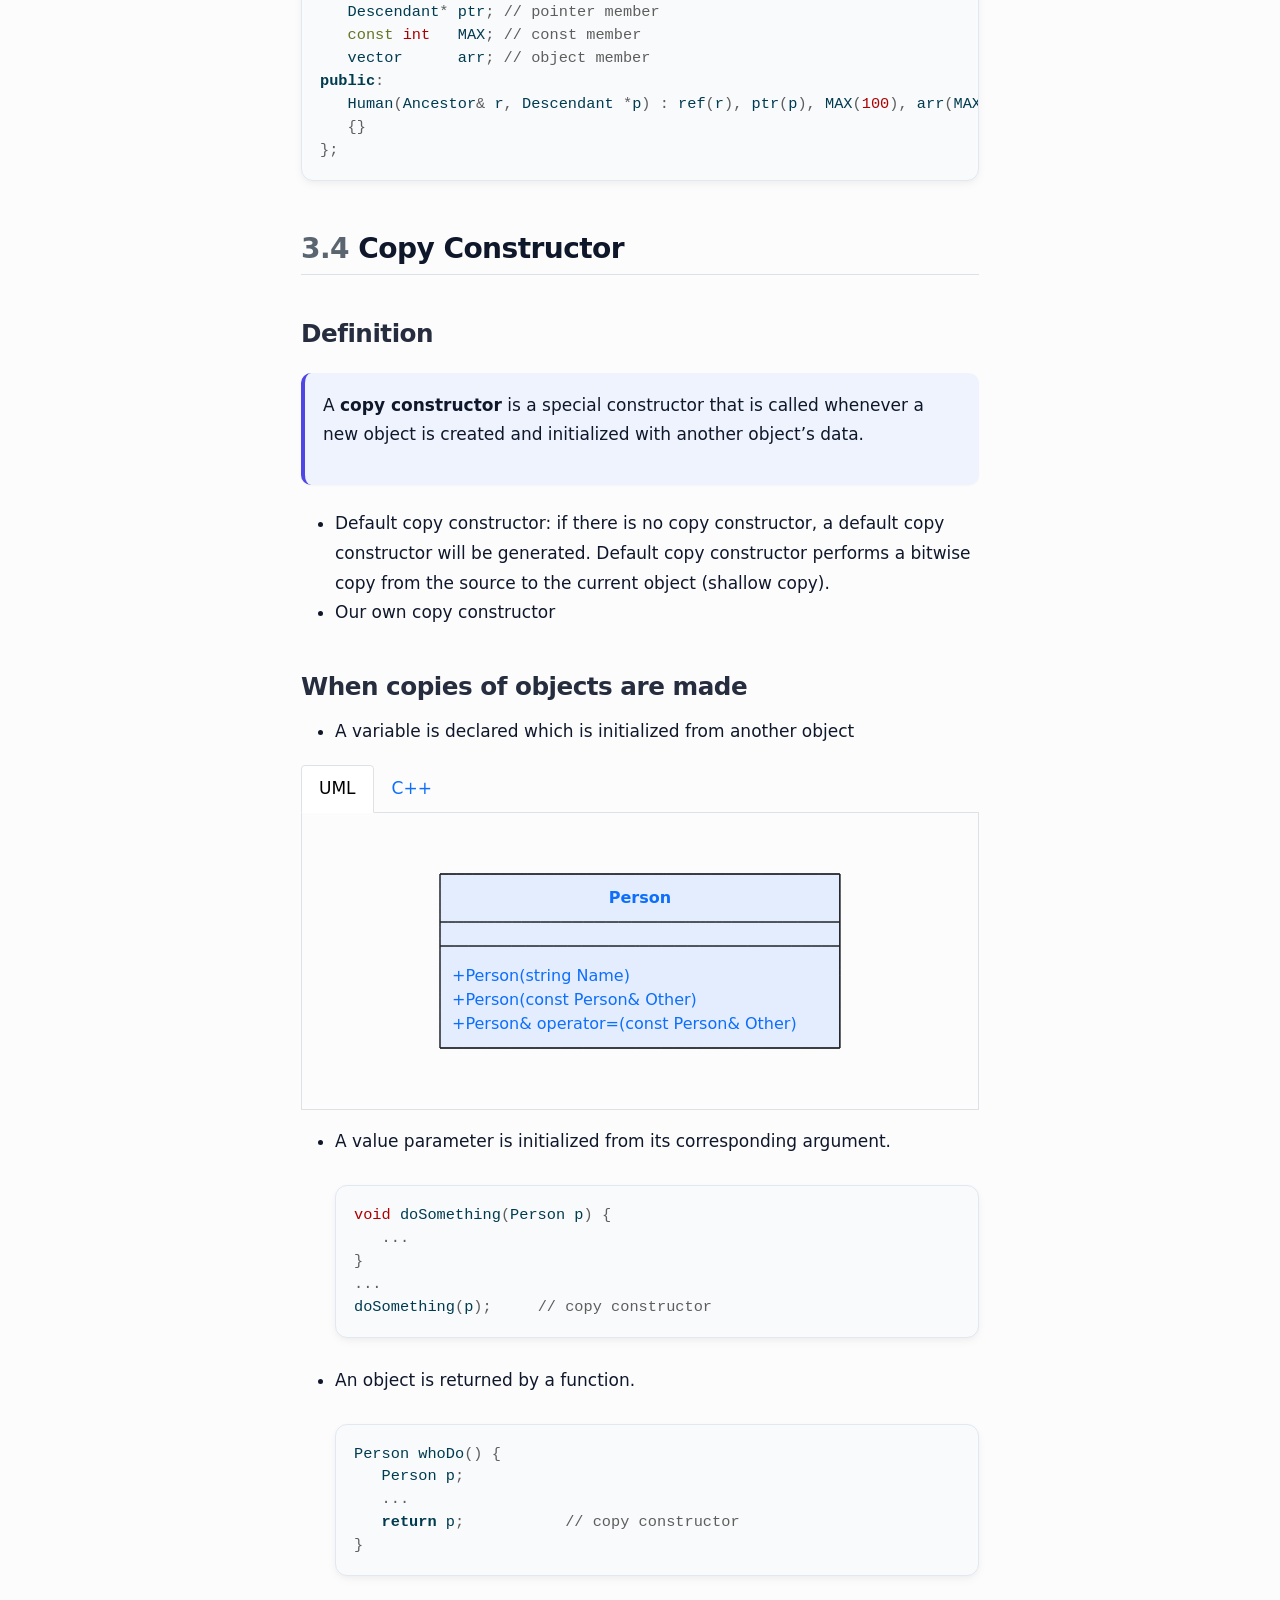
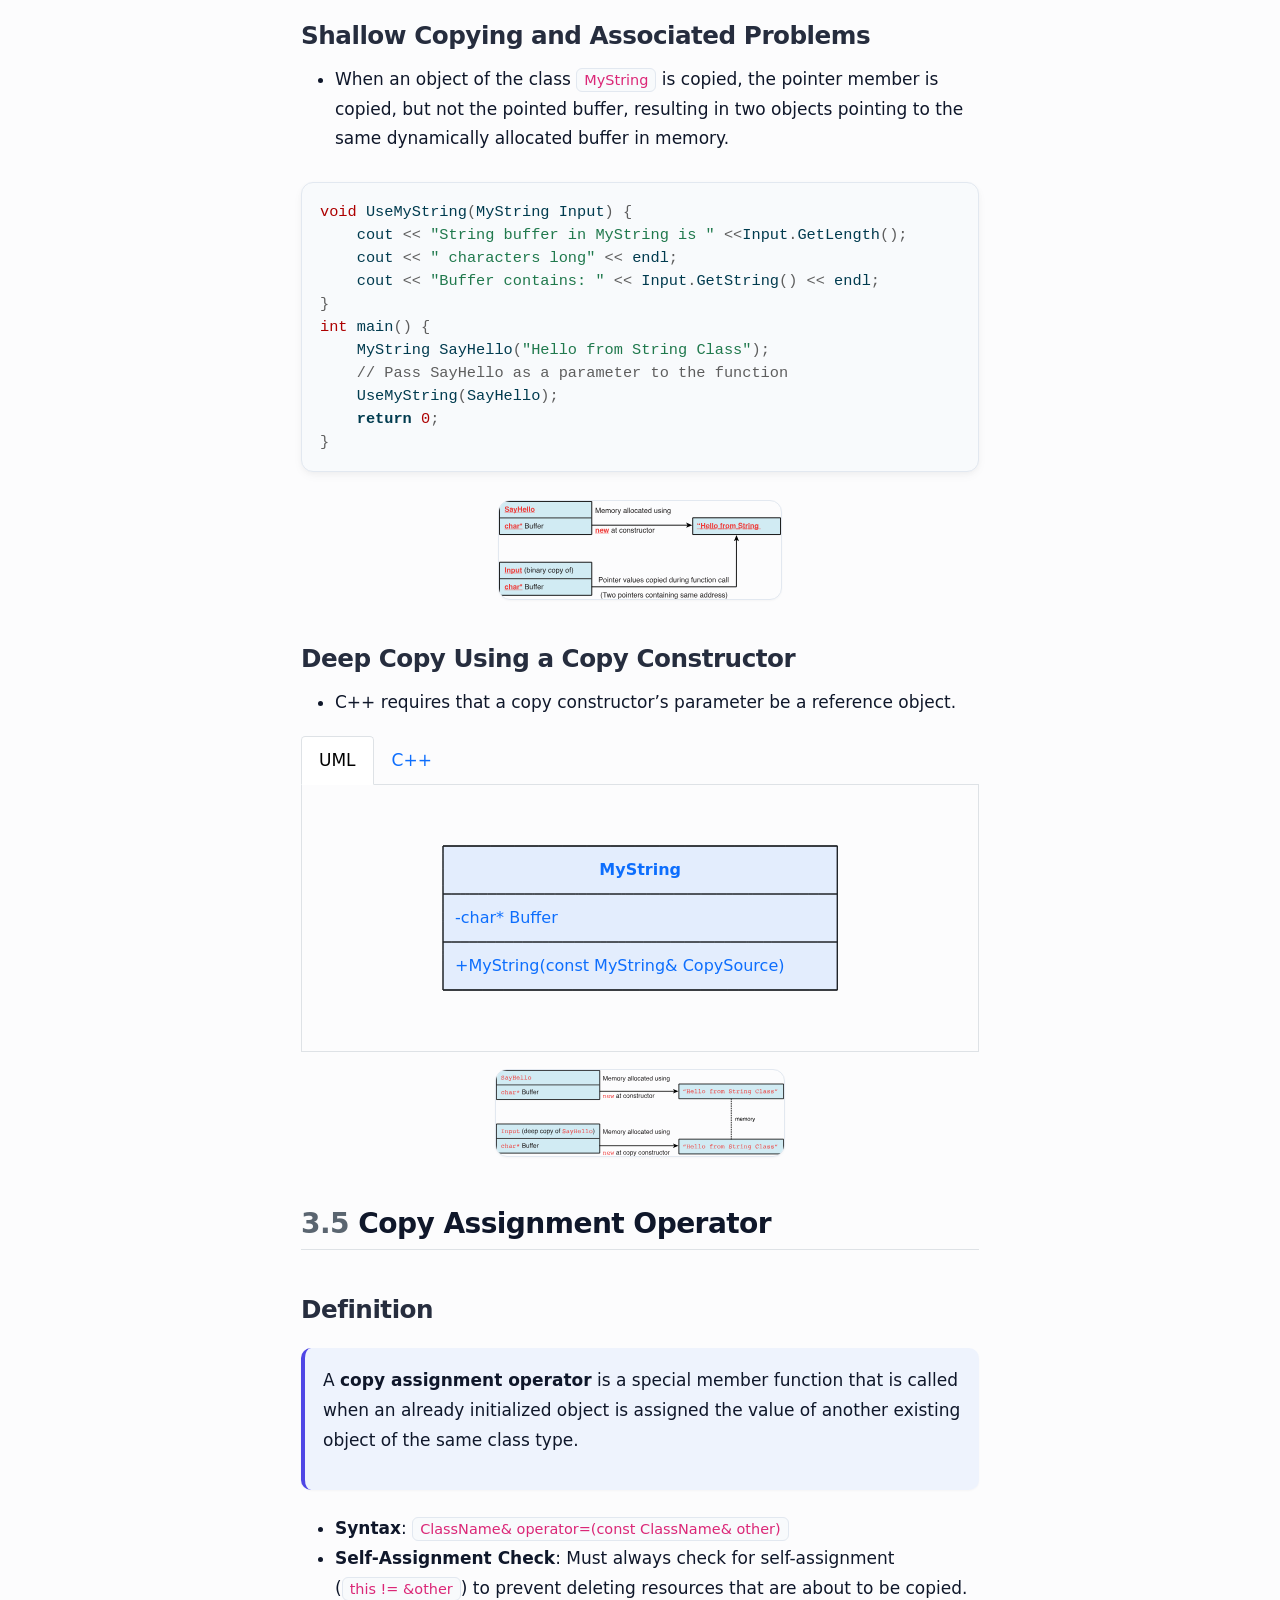
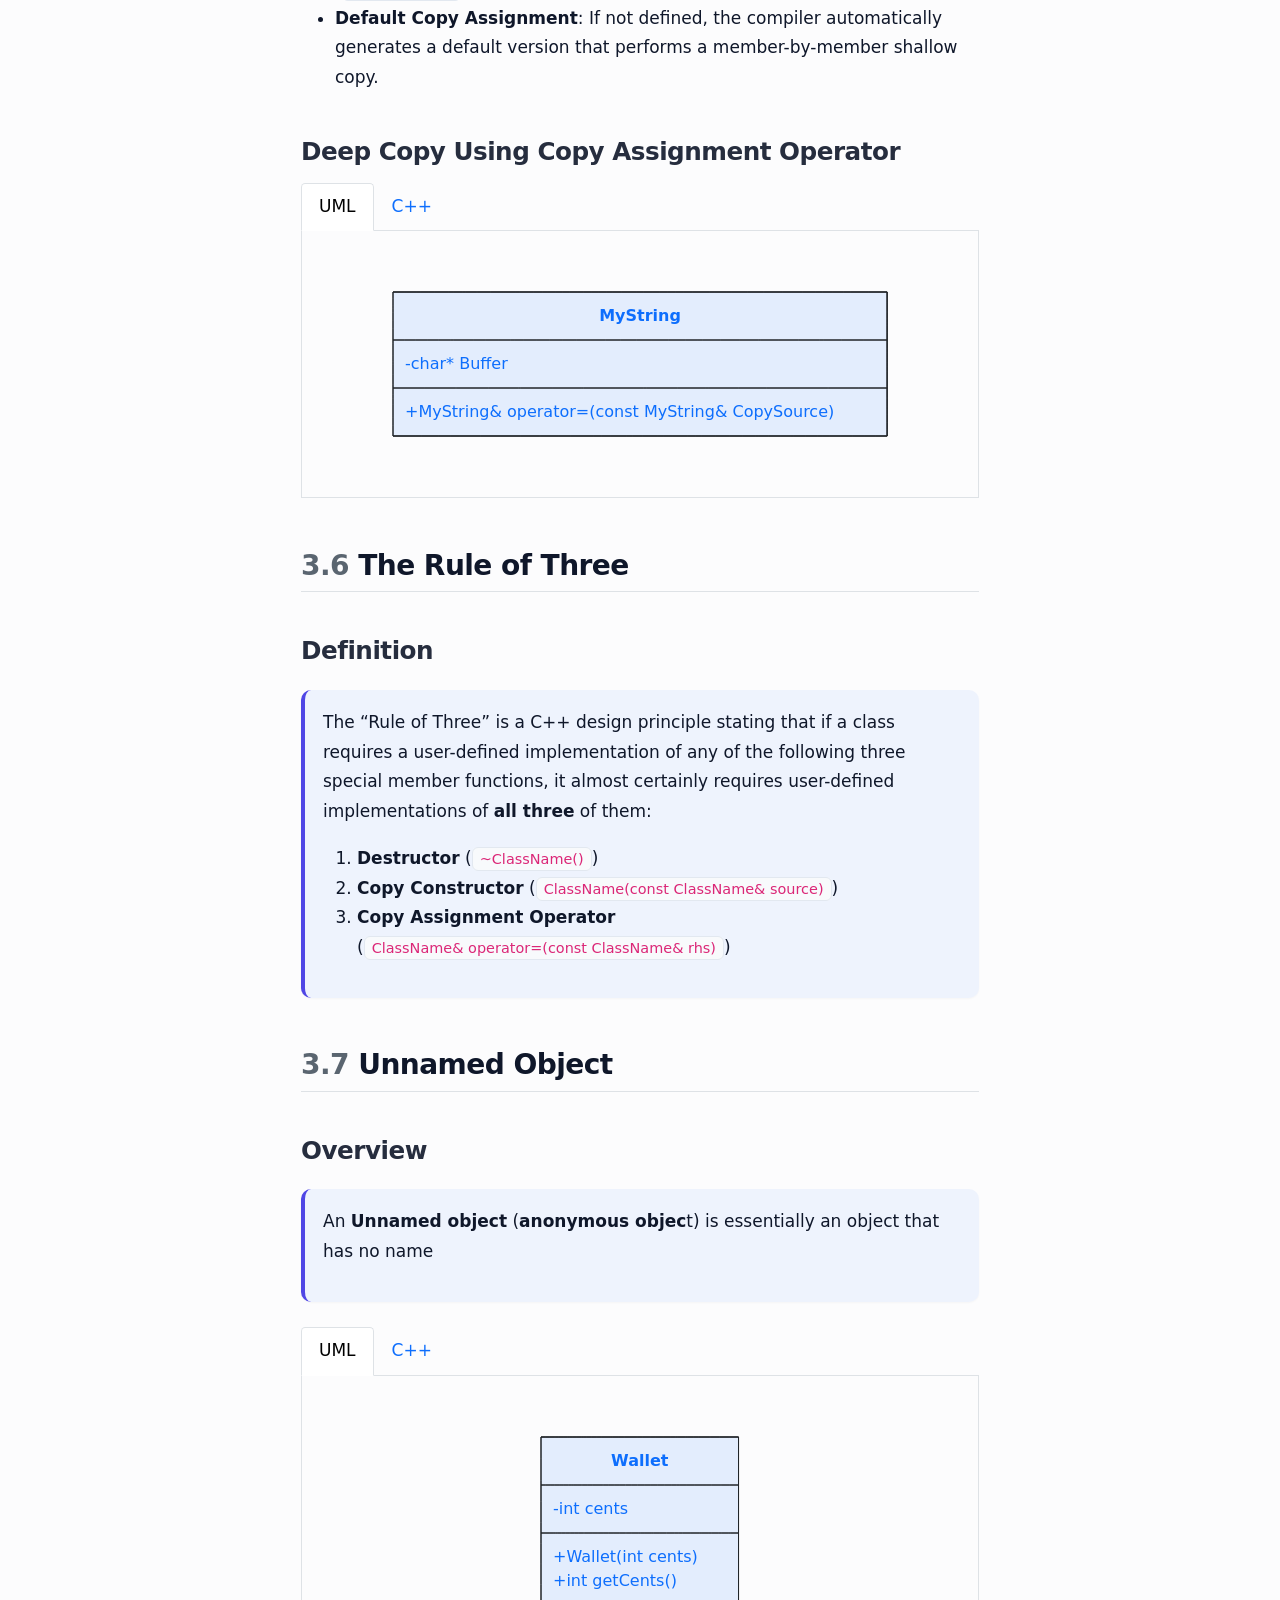
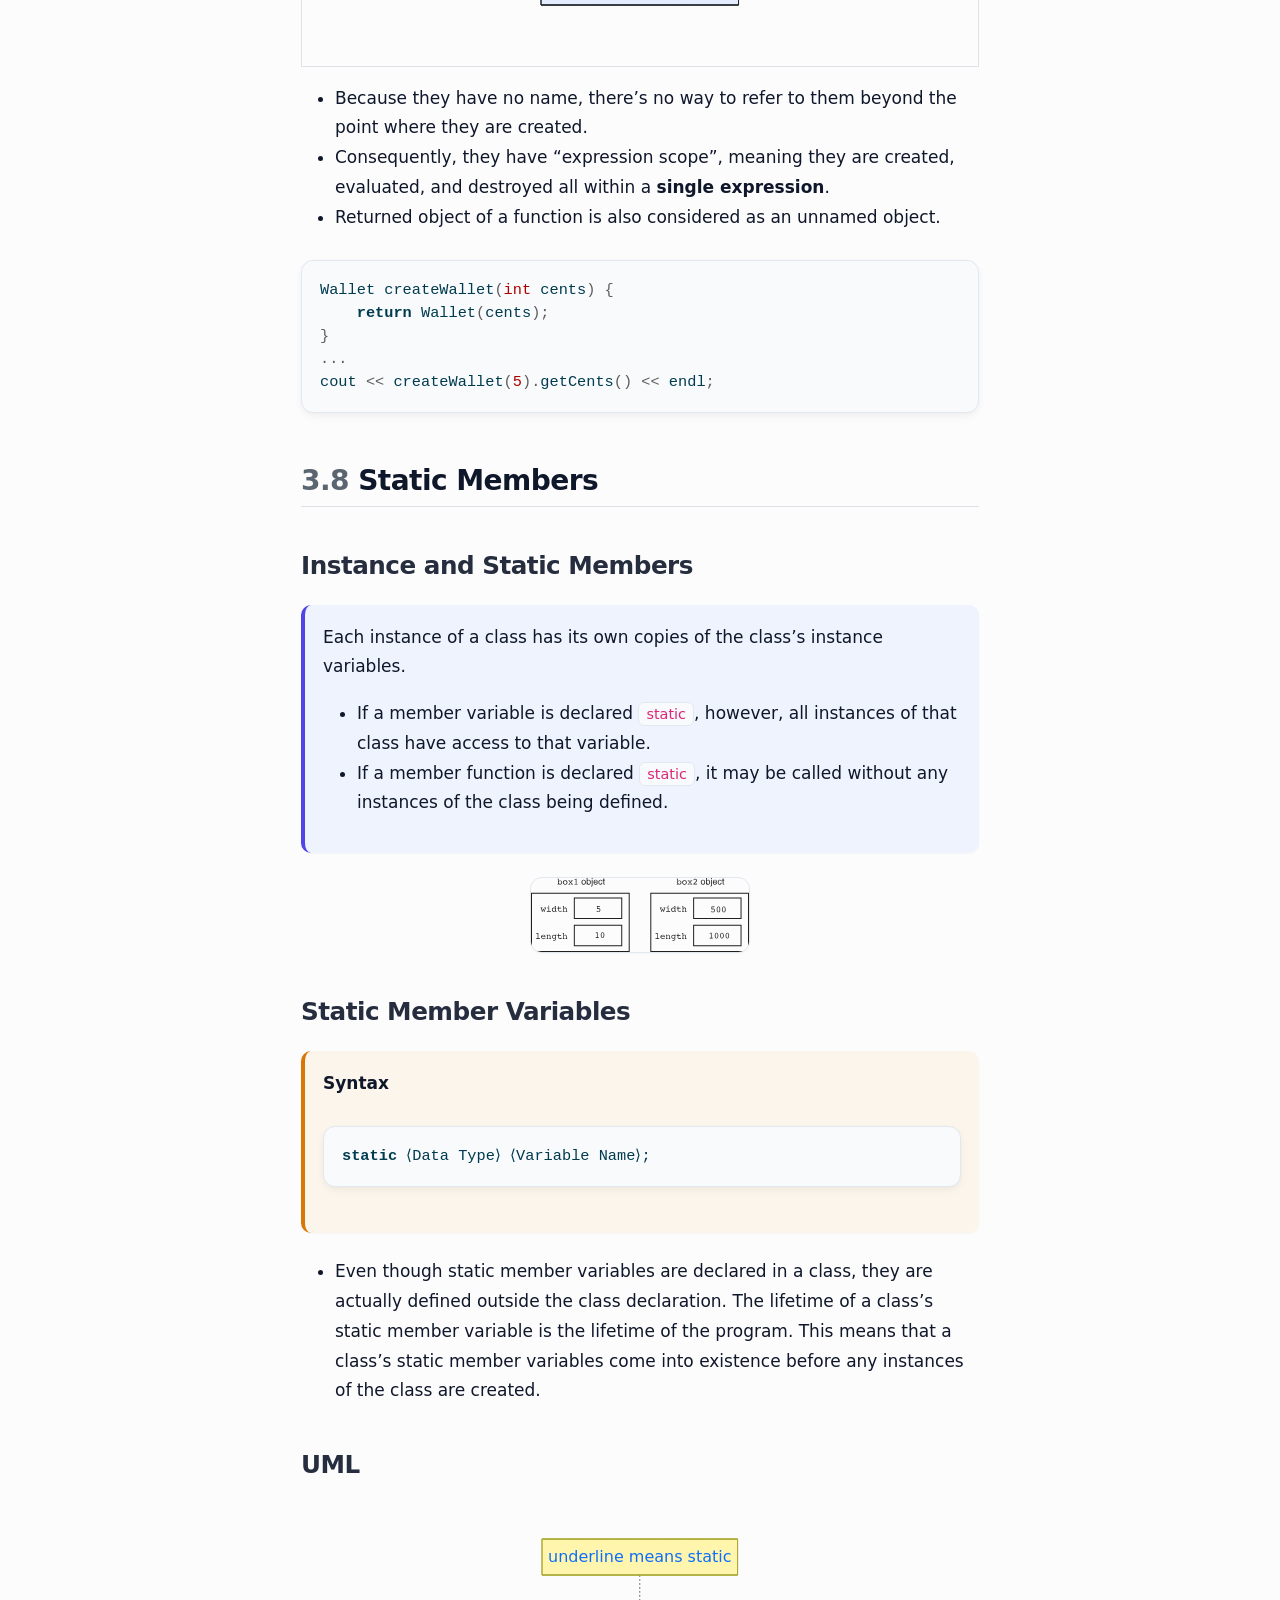
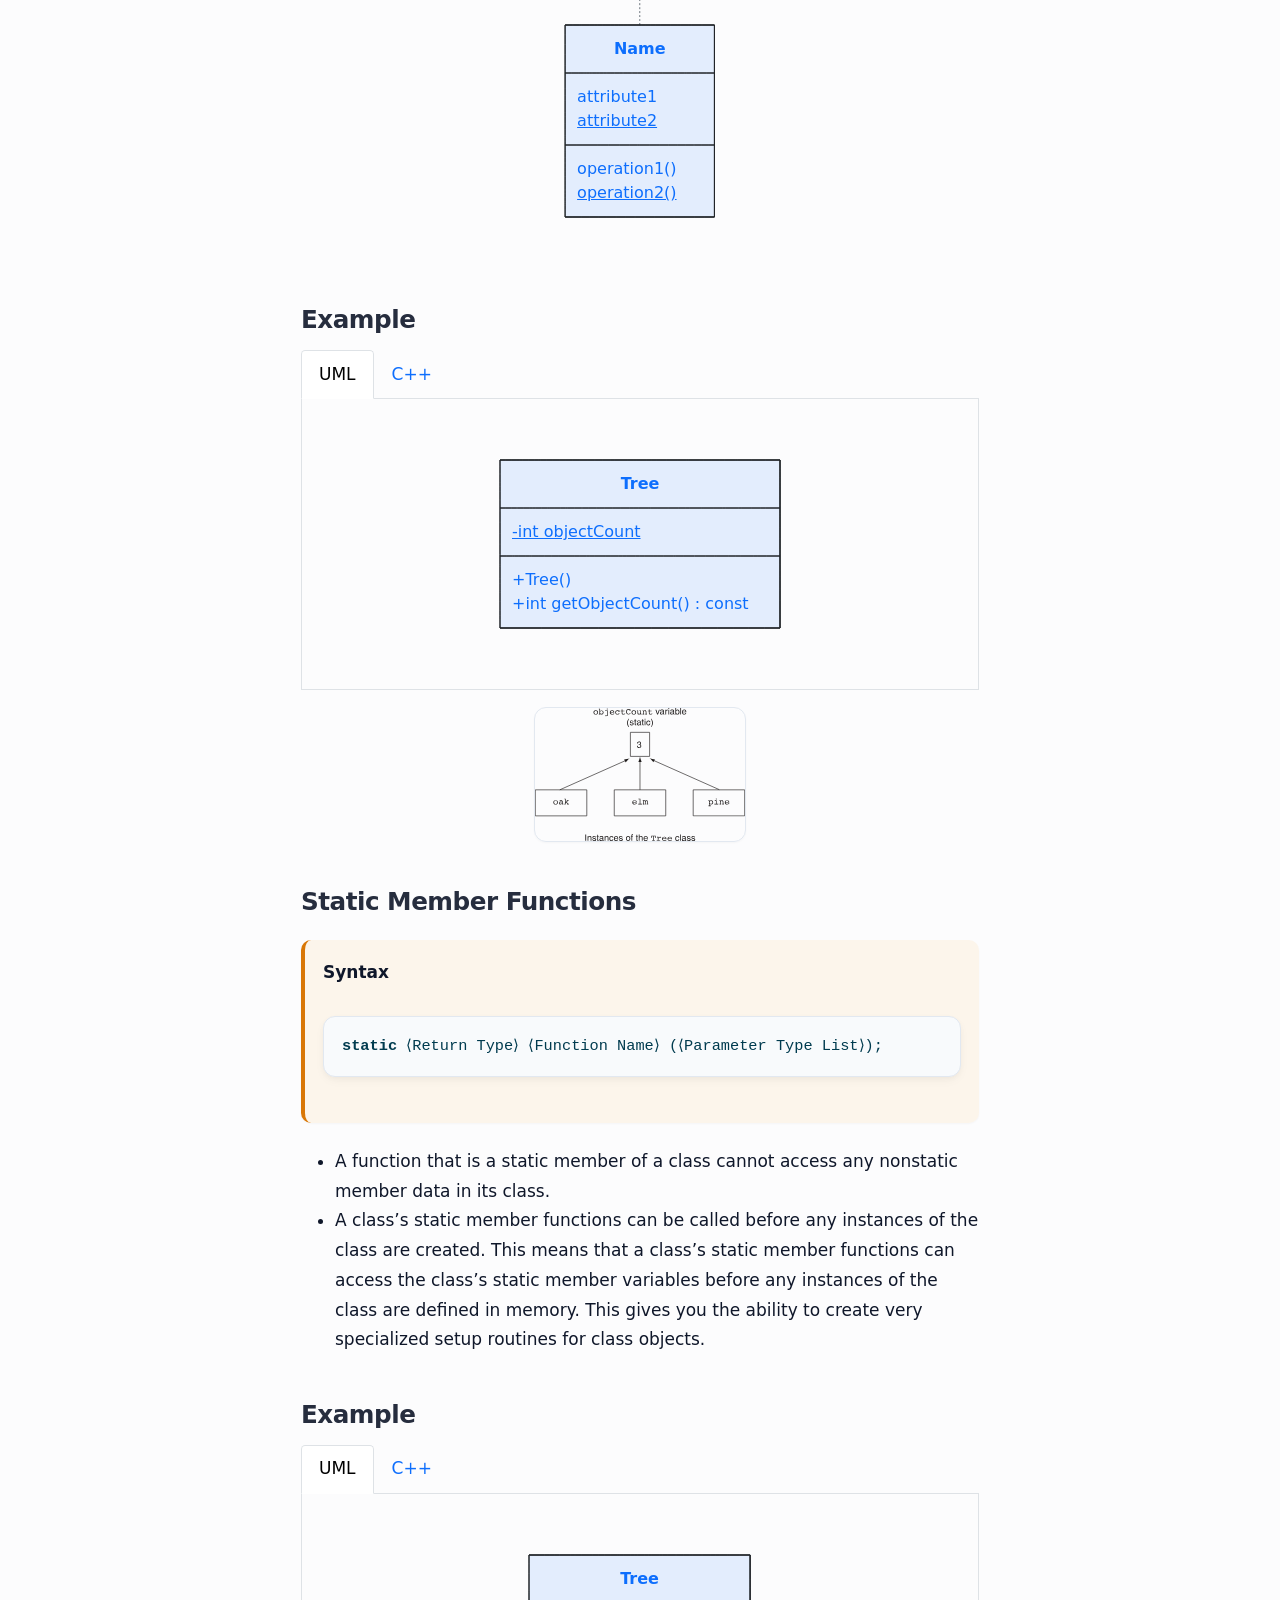
<file: lect02-class-2.html>
<!DOCTYPE html>
<html xmlns="http://www.w3.org/1999/xhtml" lang="en" xml:lang="en"><head>

<meta charset="utf-8">
<meta name="generator" content="quarto-1.10.18">

<meta name="viewport" content="width=device-width, initial-scale=1.0, user-scalable=yes">


<title>3&nbsp; MORE ABOUT CLASSES – OBJECT ORIENTED PROGRAMMING</title>
<style>
/* Default styles provided by pandoc.
** See https://pandoc.org/MANUAL.html#variables-for-html for config info.
*/
span.smallcaps{font-variant: small-caps;}
div.columns{display: flex; gap: 1.5em;}
div.column{flex: auto;}
@media screen {
div.columns{gap: min(4vw, 1.5em);}
div.column{overflow-x: auto;}
}
div.hanging-indent{margin-left: 1.5em; text-indent: -1.5em;}
ul.task-list{list-style: none;}
ul.task-list li input[type="checkbox"] {
  width: 0.8em;
  margin: 0 0.8em 0.2em -1em; /* quarto-specific, see https://github.com/quarto-dev/quarto-cli/issues/4556 */ 
  vertical-align: middle;
}
/* CSS for syntax highlighting */
html { -webkit-text-size-adjust: 100%; }
pre > code.sourceCode { white-space: pre; position: relative; }
pre > code.sourceCode > span { display: inline-block; line-height: 1.25; }
pre > code.sourceCode > span:empty { height: 1.2em; }
.sourceCode { overflow: visible; }
code.sourceCode > span { color: inherit; text-decoration: inherit; }
div.sourceCode { margin: 1em 0; }
pre.sourceCode { margin: 0; }
@media screen {
div.sourceCode { overflow: auto; }
}
@media print {
pre > code.sourceCode { white-space: pre-wrap; }
pre > code.sourceCode > span { text-indent: -5em; padding-left: 5em; }
}
pre.numberSource code
  { counter-reset: source-line 0; }
pre.numberSource code > span
  { position: relative; left: -4em; counter-increment: source-line; }
pre.numberSource code > span > a:first-child::before
  { content: counter(source-line);
    position: relative; left: -1em; text-align: right; vertical-align: baseline;
    border: none; display: inline-block;
    -webkit-touch-callout: none; -webkit-user-select: none;
    -khtml-user-select: none; -moz-user-select: none;
    -ms-user-select: none; user-select: none;
    padding: 0 4px; width: 4em;
  }
pre.numberSource { margin-left: 3em;  padding-left: 4px; }
div.sourceCode
  {   }
@media screen {
pre > code.sourceCode > span > a:first-child::before { text-decoration: underline; }
}
</style>


<script src="site_libs/quarto-nav/quarto-nav.js"></script>
<script src="site_libs/quarto-nav/headroom.min.js"></script>
<script src="site_libs/clipboard/clipboard.min.js"></script>
<script src="site_libs/quarto-search/autocomplete.umd.js"></script>
<script src="site_libs/quarto-search/fuse.min.js"></script>
<script src="site_libs/quarto-search/quarto-search.js"></script>
<meta name="quarto:offset" content="./">
<link href="./lect03-inheritance.html" rel="next">
<link href="./lect02-class.html" rel="prev">
<script src="site_libs/quarto-html/quarto.js" type="module"></script>
<script src="site_libs/quarto-html/tabsets/tabsets.js" type="module"></script>
<script src="site_libs/quarto-html/popper.min.js"></script>
<script src="site_libs/quarto-html/tippy.umd.min.js"></script>
<script src="site_libs/quarto-html/anchor.min.js"></script>
<link href="site_libs/quarto-html/tippy.css" rel="stylesheet">
<link href="site_libs/quarto-html/quarto-syntax-highlighting-64a204ab8560d761af7679ceaba22944.css" rel="stylesheet" id="quarto-text-highlighting-styles">
<script src="site_libs/bootstrap/bootstrap.min.js"></script>
<link href="site_libs/bootstrap/bootstrap-icons.css" rel="stylesheet">
<link href="site_libs/bootstrap/bootstrap-3e5f0145640a6fc0772bb9b0cfbf312e.min.css" rel="stylesheet" append-hash="true" id="quarto-bootstrap" data-mode="light">
<script id="quarto-search-options" type="application/json">{
  "location": "navbar",
  "copy-button": false,
  "collapse-after": 3,
  "panel-placement": "end",
  "type": "overlay",
  "limit": 50,
  "keyboard-shortcut": [
    "f",
    "/",
    "s"
  ],
  "show-item-context": false,
  "language": {
    "search-no-results-text": "No results",
    "search-matching-documents-text": "matching documents",
    "search-copy-link-title": "Copy link to search",
    "search-hide-matches-text": "Hide additional matches",
    "search-more-match-text": "more match in this document",
    "search-more-matches-text": "more matches in this document",
    "search-clear-button-title": "Clear",
    "search-text-placeholder": "",
    "search-detached-cancel-button-title": "Cancel",
    "search-submit-button-title": "Submit",
    "search-label": "Search"
  }
}</script>
<script src="site_libs/quarto-diagram/mermaid.min.js"></script>
<script src="site_libs/quarto-diagram/mermaid-init.js"></script>
<link href="site_libs/quarto-diagram/mermaid.css" rel="stylesheet">


<link rel="stylesheet" href="theme.css">
</head>

<body class="nav-sidebar floating nav-fixed quarto-light">

<div id="quarto-search-results"></div>
  <header id="quarto-header" class="headroom fixed-top">
    <nav class="navbar navbar-expand-lg " data-bs-theme="dark">
      <div class="navbar-container container-fluid">
      <div class="navbar-brand-container mx-auto">
    <a class="navbar-brand" href="./index.html">
    <span class="navbar-title">OBJECT ORIENTED PROGRAMMING</span>
    </a>
  </div>
        <div class="quarto-navbar-tools tools-end">
</div>
      </div> <!-- /container-fluid -->
    </nav>
  <nav class="quarto-secondary-nav">
    <div class="container-fluid d-flex">
      <button type="button" class="quarto-btn-toggle btn" data-bs-toggle="collapse" role="button" data-bs-target=".quarto-sidebar-collapse-item" aria-controls="quarto-sidebar" aria-expanded="false" aria-label="Toggle sidebar navigation" onclick="if (window.quartoToggleHeadroom) { window.quartoToggleHeadroom(); }">
        <i class="bi bi-layout-text-sidebar-reverse"></i>
      </button>
        <nav class="quarto-page-breadcrumbs" aria-label="breadcrumb"><ol class="breadcrumb"><li class="breadcrumb-item"><a href="./lect02-class-2.html"><span class="chapter-number">3</span>&nbsp; <span class="chapter-title">MORE ABOUT CLASSES</span></a></li></ol></nav>
        <a class="flex-grow-1" role="navigation" data-bs-toggle="collapse" data-bs-target=".quarto-sidebar-collapse-item" aria-controls="quarto-sidebar" aria-expanded="false" aria-label="Toggle sidebar navigation" onclick="if (window.quartoToggleHeadroom) { window.quartoToggleHeadroom(); }">      
        </a>
    </div>
  </nav>
</header>
<!-- content -->
<div id="quarto-content" class="quarto-container page-columns page-rows-contents page-layout-article page-navbar">
<!-- sidebar -->
  <nav id="quarto-sidebar" class="sidebar collapse collapse-horizontal quarto-sidebar-collapse-item sidebar-navigation floating overflow-auto">
    <div class="sidebar-menu-container"> 
    <ul class="list-unstyled mt-1">
        <li class="sidebar-item">
  <div class="sidebar-item-container"> 
  <a href="./index.html" class="sidebar-item-text sidebar-link">
 <span class="menu-text">About the book</span></a>
  </div>
</li>
        <li class="sidebar-item">
  <div class="sidebar-item-container"> 
  <a href="./lect01-introduction.html" class="sidebar-item-text sidebar-link">
 <span class="menu-text"><span class="chapter-number">1</span>&nbsp; <span class="chapter-title">INTRODUCTION TO OBJECT-ORIENTED PROGRAMMING</span></span></a>
  </div>
</li>
        <li class="sidebar-item">
  <div class="sidebar-item-container"> 
  <a href="./lect02-class.html" class="sidebar-item-text sidebar-link">
 <span class="menu-text"><span class="chapter-number">2</span>&nbsp; <span class="chapter-title">CLASSES AND OBJECTS</span></span></a>
  </div>
</li>
        <li class="sidebar-item">
  <div class="sidebar-item-container"> 
  <a href="./lect02-class-2.html" class="sidebar-item-text sidebar-link active">
 <span class="menu-text"><span class="chapter-number">3</span>&nbsp; <span class="chapter-title">MORE ABOUT CLASSES</span></span></a>
  </div>
</li>
        <li class="sidebar-item">
  <div class="sidebar-item-container"> 
  <a href="./lect03-inheritance.html" class="sidebar-item-text sidebar-link">
 <span class="menu-text"><span class="chapter-number">4</span>&nbsp; <span class="chapter-title">INHERITANCE &amp; AGGREGATION</span></span></a>
  </div>
</li>
        <li class="sidebar-item">
  <div class="sidebar-item-container"> 
  <a href="./lect03-relationship.html" class="sidebar-item-text sidebar-link">
 <span class="menu-text"><span class="chapter-number">5</span>&nbsp; <span class="chapter-title">RELATIONSHIP</span></span></a>
  </div>
</li>
        <li class="sidebar-item">
  <div class="sidebar-item-container"> 
  <a href="./lect04-polymorphism.html" class="sidebar-item-text sidebar-link">
 <span class="menu-text"><span class="chapter-number">6</span>&nbsp; <span class="chapter-title">POLYMORPHISM</span></span></a>
  </div>
</li>
        <li class="sidebar-item">
  <div class="sidebar-item-container"> 
  <a href="./lect05-operator.html" class="sidebar-item-text sidebar-link">
 <span class="menu-text"><span class="chapter-number">7</span>&nbsp; <span class="chapter-title">OPERATOR OVERLOADING AND CASTING OPERATOR</span></span></a>
  </div>
</li>
        <li class="sidebar-item">
  <div class="sidebar-item-container"> 
  <a href="./lect06-template.html" class="sidebar-item-text sidebar-link">
 <span class="menu-text"><span class="chapter-number">8</span>&nbsp; <span class="chapter-title">TEMPLATES AND GENERIC PROGRAMMING</span></span></a>
  </div>
</li>
        <li class="sidebar-item">
  <div class="sidebar-item-container"> 
  <a href="./lect07-stl.html" class="sidebar-item-text sidebar-link">
 <span class="menu-text"><span class="chapter-number">9</span>&nbsp; <span class="chapter-title">STANDARD TEMPLATE LIBRARY</span></span></a>
  </div>
</li>
        <li class="sidebar-item">
  <div class="sidebar-item-container"> 
  <a href="./lect08-advanced.html" class="sidebar-item-text sidebar-link">
 <span class="menu-text"><span class="chapter-number">10</span>&nbsp; <span class="chapter-title">ADVANCED C++ FEATURES</span></span></a>
  </div>
</li>
        <li class="sidebar-item">
  <div class="sidebar-item-container"> 
  <a href="./lect09-design.html" class="sidebar-item-text sidebar-link">
 <span class="menu-text"><span class="chapter-number">11</span>&nbsp; <span class="chapter-title">Object Oriented Design</span></span></a>
  </div>
</li>
        <li class="sidebar-item">
  <div class="sidebar-item-container"> 
  <a href="./lect10-concurrency.html" class="sidebar-item-text sidebar-link">
 <span class="menu-text"><span class="chapter-number">12</span>&nbsp; <span class="chapter-title">CONCURRENCY</span></span></a>
  </div>
</li>
    </ul>
    </div>
</nav>
<div id="quarto-sidebar-glass" class="quarto-sidebar-collapse-item" data-bs-toggle="collapse" data-bs-target=".quarto-sidebar-collapse-item"></div>
<!-- margin-sidebar -->
    <div id="quarto-margin-sidebar" class="sidebar margin-sidebar">
        <nav id="TOC" role="doc-toc" class="toc-active">
    <h2 id="toc-title">Table of contents</h2>
   
  <ul>
  <li><a href="#object-life-cycle" id="toc-object-life-cycle" class="nav-link active" data-scroll-target="#object-life-cycle">Object Life Cycle</a></li>
  <li><a href="#constructors" id="toc-constructors" class="nav-link" data-scroll-target="#constructors"><span class="header-section-number">3.1</span> Constructors</a>
  <ul class="collapse">
  <li><a href="#definition" id="toc-definition" class="nav-link" data-scroll-target="#definition">Definition</a></li>
  <li><a href="#declaring-and-implementing-a-constructor" id="toc-declaring-and-implementing-a-constructor" class="nav-link" data-scroll-target="#declaring-and-implementing-a-constructor">Declaring and Implementing a Constructor</a></li>
  <li><a href="#when-and-how-to-use-constructors" id="toc-when-and-how-to-use-constructors" class="nav-link" data-scroll-target="#when-and-how-to-use-constructors">When and How to Use Constructors</a></li>
  <li><a href="#overloading-constructors" id="toc-overloading-constructors" class="nav-link" data-scroll-target="#overloading-constructors">Overloading Constructors</a></li>
  <li><a href="#example" id="toc-example" class="nav-link" data-scroll-target="#example">Example</a></li>
  <li><a href="#class-without-a-default-constructor" id="toc-class-without-a-default-constructor" class="nav-link" data-scroll-target="#class-without-a-default-constructor">Class Without a Default Constructor</a></li>
  <li><a href="#this-pointer" id="toc-this-pointer" class="nav-link" data-scroll-target="#this-pointer"><code>this</code> Pointer</a></li>
  <li><a href="#sizeof-a-class" id="toc-sizeof-a-class" class="nav-link" data-scroll-target="#sizeof-a-class"><code>sizeof()</code> a Class</a></li>
  </ul></li>
  <li><a href="#destructor" id="toc-destructor" class="nav-link" data-scroll-target="#destructor"><span class="header-section-number">3.2</span> Destructor</a>
  <ul class="collapse">
  <li><a href="#definition-1" id="toc-definition-1" class="nav-link" data-scroll-target="#definition-1">Definition</a></li>
  <li><a href="#example-1" id="toc-example-1" class="nav-link" data-scroll-target="#example-1">Example</a></li>
  <li><a href="#when-and-how-to-use-destructors" id="toc-when-and-how-to-use-destructors" class="nav-link" data-scroll-target="#when-and-how-to-use-destructors">When and How to Use Destructors</a></li>
  </ul></li>
  <li><a href="#member-initialization" id="toc-member-initialization" class="nav-link" data-scroll-target="#member-initialization"><span class="header-section-number">3.3</span> Member Initialization</a>
  <ul class="collapse">
  <li><a href="#initialization-vs.-assignment" id="toc-initialization-vs.-assignment" class="nav-link" data-scroll-target="#initialization-vs.-assignment">Initialization vs.&nbsp;Assignment</a></li>
  <li><a href="#members-initialization" id="toc-members-initialization" class="nav-link" data-scroll-target="#members-initialization">Members Initialization</a></li>
  <li><a href="#mandatory-members-initialization" id="toc-mandatory-members-initialization" class="nav-link" data-scroll-target="#mandatory-members-initialization">Mandatory Members Initialization</a></li>
  </ul></li>
  <li><a href="#copy-constructor" id="toc-copy-constructor" class="nav-link" data-scroll-target="#copy-constructor"><span class="header-section-number">3.4</span> Copy Constructor</a>
  <ul class="collapse">
  <li><a href="#definition-2" id="toc-definition-2" class="nav-link" data-scroll-target="#definition-2">Definition</a></li>
  <li><a href="#when-copies-of-objects-are-made" id="toc-when-copies-of-objects-are-made" class="nav-link" data-scroll-target="#when-copies-of-objects-are-made">When copies of objects are made</a></li>
  <li><a href="#shallow-copying-and-associated-problems" id="toc-shallow-copying-and-associated-problems" class="nav-link" data-scroll-target="#shallow-copying-and-associated-problems">Shallow Copying and Associated Problems</a></li>
  <li><a href="#deep-copy-using-a-copy-constructor" id="toc-deep-copy-using-a-copy-constructor" class="nav-link" data-scroll-target="#deep-copy-using-a-copy-constructor">Deep Copy Using a Copy Constructor</a></li>
  </ul></li>
  <li><a href="#copy-assignment-operator" id="toc-copy-assignment-operator" class="nav-link" data-scroll-target="#copy-assignment-operator"><span class="header-section-number">3.5</span> Copy Assignment Operator</a>
  <ul class="collapse">
  <li><a href="#definition-3" id="toc-definition-3" class="nav-link" data-scroll-target="#definition-3">Definition</a></li>
  <li><a href="#deep-copy-using-copy-assignment-operator" id="toc-deep-copy-using-copy-assignment-operator" class="nav-link" data-scroll-target="#deep-copy-using-copy-assignment-operator">Deep Copy Using Copy Assignment Operator</a></li>
  </ul></li>
  <li><a href="#the-rule-of-three" id="toc-the-rule-of-three" class="nav-link" data-scroll-target="#the-rule-of-three"><span class="header-section-number">3.6</span> The Rule of Three</a>
  <ul class="collapse">
  <li><a href="#definition-4" id="toc-definition-4" class="nav-link" data-scroll-target="#definition-4">Definition</a></li>
  </ul></li>
  <li><a href="#unnamed-object" id="toc-unnamed-object" class="nav-link" data-scroll-target="#unnamed-object"><span class="header-section-number">3.7</span> Unnamed Object</a>
  <ul class="collapse">
  <li><a href="#overview" id="toc-overview" class="nav-link" data-scroll-target="#overview">Overview</a></li>
  </ul></li>
  <li><a href="#static-members" id="toc-static-members" class="nav-link" data-scroll-target="#static-members"><span class="header-section-number">3.8</span> Static Members</a>
  <ul class="collapse">
  <li><a href="#instance-and-static-members" id="toc-instance-and-static-members" class="nav-link" data-scroll-target="#instance-and-static-members">Instance and Static Members</a></li>
  <li><a href="#static-member-variables" id="toc-static-member-variables" class="nav-link" data-scroll-target="#static-member-variables">Static Member Variables</a></li>
  <li><a href="#uml-9" id="toc-uml-9" class="nav-link" data-scroll-target="#uml-9">UML</a></li>
  <li><a href="#example-2" id="toc-example-2" class="nav-link" data-scroll-target="#example-2">Example</a></li>
  <li><a href="#static-member-functions" id="toc-static-member-functions" class="nav-link" data-scroll-target="#static-member-functions">Static Member Functions</a></li>
  <li><a href="#example-3" id="toc-example-3" class="nav-link" data-scroll-target="#example-3">Example</a></li>
  </ul></li>
  <li><a href="#friends-of-classes" id="toc-friends-of-classes" class="nav-link" data-scroll-target="#friends-of-classes"><span class="header-section-number">3.9</span> Friends of Classes</a>
  <ul class="collapse">
  <li><a href="#definition-5" id="toc-definition-5" class="nav-link" data-scroll-target="#definition-5">Definition</a></li>
  <li><a href="#uml-12" id="toc-uml-12" class="nav-link" data-scroll-target="#uml-12">UML</a></li>
  <li><a href="#example-4" id="toc-example-4" class="nav-link" data-scroll-target="#example-4">Example</a></li>
  </ul></li>
  <li><a href="#workshop" id="toc-workshop" class="nav-link" data-scroll-target="#workshop"><span class="header-section-number">3.10</span> Workshop</a>
  <ul class="collapse">
  <li><a href="#quiz" id="toc-quiz" class="nav-link" data-scroll-target="#quiz">✒ Quiz</a></li>
  <li><a href="#exercises" id="toc-exercises" class="nav-link" data-scroll-target="#exercises">💻 Exercises</a></li>
  </ul></li>
  <li><a href="#references" id="toc-references" class="nav-link" data-scroll-target="#references"><span class="header-section-number">3.11</span> References</a></li>
  </ul>
</nav>
    </div>
<!-- main -->
<main class="content" id="quarto-document-content">

<header id="title-block-header" class="quarto-title-block default">
<div class="quarto-title">
<h1 class="title"><span class="chapter-number">3</span>&nbsp; <span class="chapter-title">MORE ABOUT CLASSES</span></h1>
</div>



<div class="quarto-title-meta">

    
  
    
  </div>
  


</header>


<section id="object-life-cycle" class="level3">
<h3 class="anchored" data-anchor-id="object-life-cycle">Object Life Cycle</h3>
<p><img src="figures/oop-life-cycle.svg" class="img-fluid"></p>
</section>
<section id="constructors" class="level2" data-number="3.1">
<h2 data-number="3.1" class="anchored" data-anchor-id="constructors"><span class="header-section-number">3.1</span> Constructors</h2>
<section id="definition" class="level3">
<h3 class="anchored" data-anchor-id="definition">Definition</h3>
<div class="definition">
<p>A <strong>constructor</strong> is a special member function that is automatically called when a class object is created.</p>
</div>
<p>Constructor,</p>
<ul>
<li>It is <strong>automatically</strong> invoked when a new object is created.</li>
<li>There is <strong>no</strong> returned value, even a <code>void</code>.</li>
<li>A class can have more than one constructor (overload)</li>
<li>Name of the constructors <strong>must be the same</strong> as the class name.</li>
</ul>
<div class="tcolorbox">
<p>Remember that when we define a local variable (<em>primary data type</em>) in C++, the memory is not automatically initialized.</p>
</div>
</section>
<section id="declaring-and-implementing-a-constructor" class="level3">
<h3 class="anchored" data-anchor-id="declaring-and-implementing-a-constructor">Declaring and Implementing a Constructor</h3>
<div class="tabset-margin-container"></div><div class="panel-tabset">
<ul class="nav nav-tabs" role="tablist"><li class="nav-item" role="presentation"><a class="nav-link active" id="tabset-1-1-tab" data-bs-toggle="tab" data-bs-target="#tabset-1-1" role="tab" aria-controls="tabset-1-1" aria-selected="true" href="">UML</a></li><li class="nav-item" role="presentation"><a class="nav-link" id="tabset-1-2-tab" data-bs-toggle="tab" data-bs-target="#tabset-1-2" role="tab" aria-controls="tabset-1-2" aria-selected="false" href="">C++</a></li></ul>
<div class="tab-content">
<div id="tabset-1-1" class="tab-pane active" role="tabpanel" aria-labelledby="tabset-1-1-tab">
<div class="cell" data-layout-align="default">
<div class="cell-output-display">
<div>
<p></p><figure class="figure"><p></p>
<div>
<pre class="mermaid mermaid-js">classDiagram
   class Human {
      -string Name
      -string DateOfBirth
      -string PlaceOfBirth
      -string Gender
      +Human()
   }
</pre>
</div>
<p></p></figure><p></p>
</div>
</div>
</div>
</div>
<div id="tabset-1-2" class="tab-pane" role="tabpanel" aria-labelledby="tabset-1-2-tab">
<div class="code-copy-outer-scaffold"><div class="sourceCode" id="cb1"><pre class="sourceCode cpp code-with-copy"><code class="sourceCode cpp"><span id="cb1-1"><a href="#cb1-1" aria-hidden="true" tabindex="-1"></a><span class="kw">class</span> Human <span class="op">{</span></span>
<span id="cb1-2"><a href="#cb1-2" aria-hidden="true" tabindex="-1"></a><span class="kw">private</span><span class="op">:</span></span>
<span id="cb1-3"><a href="#cb1-3" aria-hidden="true" tabindex="-1"></a>   string Name<span class="op">;</span></span>
<span id="cb1-4"><a href="#cb1-4" aria-hidden="true" tabindex="-1"></a>   string DateOfBirth<span class="op">;</span></span>
<span id="cb1-5"><a href="#cb1-5" aria-hidden="true" tabindex="-1"></a>   string PlaceOfBirth<span class="op">;</span></span>
<span id="cb1-6"><a href="#cb1-6" aria-hidden="true" tabindex="-1"></a>   string Gender<span class="op">;</span></span>
<span id="cb1-7"><a href="#cb1-7" aria-hidden="true" tabindex="-1"></a><span class="kw">public</span><span class="op">:</span></span>
<span id="cb1-8"><a href="#cb1-8" aria-hidden="true" tabindex="-1"></a>    Human<span class="op">()</span> <span class="op">{</span></span>
<span id="cb1-9"><a href="#cb1-9" aria-hidden="true" tabindex="-1"></a>        <span class="co">// constructor code here</span></span>
<span id="cb1-10"><a href="#cb1-10" aria-hidden="true" tabindex="-1"></a>        Name <span class="op">=</span> <span class="st">"Le Thi Dep"</span><span class="op">;</span></span>
<span id="cb1-11"><a href="#cb1-11" aria-hidden="true" tabindex="-1"></a>        DateOfBirth <span class="op">=</span> <span class="st">"01/01/1990"</span><span class="op">;</span></span>
<span id="cb1-12"><a href="#cb1-12" aria-hidden="true" tabindex="-1"></a>        PlaceOfBirth <span class="op">=</span> <span class="st">"Ha noi"</span><span class="op">;</span></span>
<span id="cb1-13"><a href="#cb1-13" aria-hidden="true" tabindex="-1"></a>        Gender <span class="op">=</span> <span class="st">"female"</span><span class="op">;</span></span>
<span id="cb1-14"><a href="#cb1-14" aria-hidden="true" tabindex="-1"></a>    <span class="op">}</span></span>
<span id="cb1-15"><a href="#cb1-15" aria-hidden="true" tabindex="-1"></a>    <span class="op">...</span></span>
<span id="cb1-16"><a href="#cb1-16" aria-hidden="true" tabindex="-1"></a><span class="op">};</span></span></code></pre></div><button title="Copy to Clipboard" class="code-copy-button"><i class="bi"></i></button></div>
</div>
</div>
</div>
</section>
<section id="when-and-how-to-use-constructors" class="level3">
<h3 class="anchored" data-anchor-id="when-and-how-to-use-constructors">When and How to Use Constructors</h3>
<ul>
<li>A constructor is a perfect place for us to initialize class member variables such as integers, pointers, and so on to known initial values</li>
</ul>
<div class="tabset-margin-container"></div><div class="panel-tabset">
<ul class="nav nav-tabs" role="tablist"><li class="nav-item" role="presentation"><a class="nav-link active" id="tabset-2-1-tab" data-bs-toggle="tab" data-bs-target="#tabset-2-1" role="tab" aria-controls="tabset-2-1" aria-selected="true" href="">UML</a></li><li class="nav-item" role="presentation"><a class="nav-link" id="tabset-2-2-tab" data-bs-toggle="tab" data-bs-target="#tabset-2-2" role="tab" aria-controls="tabset-2-2" aria-selected="false" href="">C++</a></li></ul>
<div class="tab-content">
<div id="tabset-2-1" class="tab-pane active" role="tabpanel" aria-labelledby="tabset-2-1-tab">
<div class="cell" data-layout-align="default">
<div class="cell-output-display">
<div>
<p></p><figure class="figure"><p></p>
<div>
<pre class="mermaid mermaid-js">classDiagram
   class Human {
      -string Name
      -int Age
      +Human()
      +void SetName(string Name)
      +void SetAge(int Age)
      +void IntroduceSelf()
   }
</pre>
</div>
<p></p></figure><p></p>
</div>
</div>
</div>
</div>
<div id="tabset-2-2" class="tab-pane" role="tabpanel" aria-labelledby="tabset-2-2-tab">
<div class="code-copy-outer-scaffold"><div class="sourceCode" id="cb2"><pre class="sourceCode cpp code-with-copy"><code class="sourceCode cpp"><span id="cb2-1"><a href="#cb2-1" aria-hidden="true" tabindex="-1"></a><span class="pp">#include </span><span class="im">&lt;iostream&gt;</span></span>
<span id="cb2-2"><a href="#cb2-2" aria-hidden="true" tabindex="-1"></a><span class="pp">#include </span><span class="im">&lt;string&gt;</span></span>
<span id="cb2-3"><a href="#cb2-3" aria-hidden="true" tabindex="-1"></a><span class="kw">using</span> <span class="kw">namespace</span> std<span class="op">;</span></span>
<span id="cb2-4"><a href="#cb2-4" aria-hidden="true" tabindex="-1"></a><span class="kw">class</span> Human <span class="op">{</span></span>
<span id="cb2-5"><a href="#cb2-5" aria-hidden="true" tabindex="-1"></a><span class="kw">private</span><span class="op">:</span></span>
<span id="cb2-6"><a href="#cb2-6" aria-hidden="true" tabindex="-1"></a>   <span class="co">// Private member data:</span></span>
<span id="cb2-7"><a href="#cb2-7" aria-hidden="true" tabindex="-1"></a>   string Name<span class="op">;</span></span>
<span id="cb2-8"><a href="#cb2-8" aria-hidden="true" tabindex="-1"></a>   <span class="dt">int</span> Age<span class="op">;</span></span>
<span id="cb2-9"><a href="#cb2-9" aria-hidden="true" tabindex="-1"></a><span class="kw">public</span><span class="op">:</span></span>
<span id="cb2-10"><a href="#cb2-10" aria-hidden="true" tabindex="-1"></a>   <span class="co">// constructor</span></span>
<span id="cb2-11"><a href="#cb2-11" aria-hidden="true" tabindex="-1"></a>   Human<span class="op">()</span> <span class="op">{</span></span>
<span id="cb2-12"><a href="#cb2-12" aria-hidden="true" tabindex="-1"></a>      Age <span class="op">=</span> <span class="dv">0</span><span class="op">;</span> </span>
<span id="cb2-13"><a href="#cb2-13" aria-hidden="true" tabindex="-1"></a>   <span class="op">}</span></span>
<span id="cb2-14"><a href="#cb2-14" aria-hidden="true" tabindex="-1"></a>   <span class="dt">void</span> SetName<span class="op">(</span>string HumansName<span class="op">)</span> <span class="op">{</span></span>
<span id="cb2-15"><a href="#cb2-15" aria-hidden="true" tabindex="-1"></a>      Name <span class="op">=</span> HumansName<span class="op">;</span></span>
<span id="cb2-16"><a href="#cb2-16" aria-hidden="true" tabindex="-1"></a>   <span class="op">}</span></span>
<span id="cb2-17"><a href="#cb2-17" aria-hidden="true" tabindex="-1"></a>   <span class="dt">void</span> SetAge<span class="op">(</span><span class="dt">int</span> HumansAge<span class="op">)</span> <span class="op">{</span></span>
<span id="cb2-18"><a href="#cb2-18" aria-hidden="true" tabindex="-1"></a>      Age <span class="op">=</span> HumansAge<span class="op">;</span></span>
<span id="cb2-19"><a href="#cb2-19" aria-hidden="true" tabindex="-1"></a>   <span class="op">}</span></span>
<span id="cb2-20"><a href="#cb2-20" aria-hidden="true" tabindex="-1"></a>   <span class="dt">void</span> IntroduceSelf<span class="op">()</span> <span class="op">{</span></span>
<span id="cb2-21"><a href="#cb2-21" aria-hidden="true" tabindex="-1"></a>      cout <span class="op">&lt;&lt;</span> <span class="st">"I am "</span> <span class="op">+</span> Name <span class="op">&lt;&lt;</span> <span class="st">" and am "</span><span class="op">;</span></span>
<span id="cb2-22"><a href="#cb2-22" aria-hidden="true" tabindex="-1"></a>      cout <span class="op">&lt;&lt;</span> Age <span class="op">&lt;&lt;</span> <span class="st">" years old"</span> <span class="op">&lt;&lt;</span> endl<span class="op">;</span></span>
<span id="cb2-23"><a href="#cb2-23" aria-hidden="true" tabindex="-1"></a>   <span class="op">}</span></span>
<span id="cb2-24"><a href="#cb2-24" aria-hidden="true" tabindex="-1"></a><span class="op">};</span></span>
<span id="cb2-25"><a href="#cb2-25" aria-hidden="true" tabindex="-1"></a><span class="dt">int</span> main<span class="op">()</span> <span class="op">{</span></span>
<span id="cb2-26"><a href="#cb2-26" aria-hidden="true" tabindex="-1"></a>   Human FirstMan<span class="op">;</span></span>
<span id="cb2-27"><a href="#cb2-27" aria-hidden="true" tabindex="-1"></a>   FirstMan<span class="op">.</span>SetName<span class="op">(</span><span class="st">"Adam"</span><span class="op">);</span></span>
<span id="cb2-28"><a href="#cb2-28" aria-hidden="true" tabindex="-1"></a>   FirstMan<span class="op">.</span>SetAge<span class="op">(</span><span class="dv">30</span><span class="op">);</span></span>
<span id="cb2-29"><a href="#cb2-29" aria-hidden="true" tabindex="-1"></a>   Human FirstWoman<span class="op">;</span></span>
<span id="cb2-30"><a href="#cb2-30" aria-hidden="true" tabindex="-1"></a>   FirstWoman<span class="op">.</span>SetName<span class="op">(</span><span class="st">"Eve"</span><span class="op">);</span></span>
<span id="cb2-31"><a href="#cb2-31" aria-hidden="true" tabindex="-1"></a>   FirstWoman<span class="op">.</span>SetAge <span class="op">(</span><span class="dv">28</span><span class="op">);</span></span>
<span id="cb2-32"><a href="#cb2-32" aria-hidden="true" tabindex="-1"></a>   FirstMan<span class="op">.</span>IntroduceSelf<span class="op">();</span></span>
<span id="cb2-33"><a href="#cb2-33" aria-hidden="true" tabindex="-1"></a>   FirstWoman<span class="op">.</span>IntroduceSelf<span class="op">();</span></span>
<span id="cb2-34"><a href="#cb2-34" aria-hidden="true" tabindex="-1"></a><span class="op">}</span></span></code></pre></div><button title="Copy to Clipboard" class="code-copy-button"><i class="bi"></i></button></div>
</div>
</div>
</div>
</section>
<section id="overloading-constructors" class="level3">
<h3 class="anchored" data-anchor-id="overloading-constructors">Overloading Constructors</h3>
<ul>
<li>Constructor with no parameters</li>
<li>Constructor with parameter(s)</li>
<li>Constructor with default parameter(s)</li>
<li>Default constructor (<em>if no constructor is implemented</em>, the compiler will issue a default constructor; <em>if there is at least one constructor</em>, the default constructor will not be created by the compiler)
<ul>
<li>No parameters</li>
<li>Invoke other default constructors of data members if they are objects.</li>
<li>Doesn’t initialize other data members if they are not objects.</li>
</ul></li>
<li>Copy constructor</li>
</ul>
</section>
<section id="example" class="level3">
<h3 class="anchored" data-anchor-id="example">Example</h3>
<ul>
<li>As constructors can be overloaded just like functions, we can create a constructor that requires <code>Human</code> to be created with a name as a parameter, for instance:</li>
</ul>
<div class="tabset-margin-container"></div><div class="panel-tabset">
<ul class="nav nav-tabs" role="tablist"><li class="nav-item" role="presentation"><a class="nav-link active" id="tabset-3-1-tab" data-bs-toggle="tab" data-bs-target="#tabset-3-1" role="tab" aria-controls="tabset-3-1" aria-selected="true" href="">UML</a></li><li class="nav-item" role="presentation"><a class="nav-link" id="tabset-3-2-tab" data-bs-toggle="tab" data-bs-target="#tabset-3-2" role="tab" aria-controls="tabset-3-2" aria-selected="false" href="">C++</a></li></ul>
<div class="tab-content">
<div id="tabset-3-1" class="tab-pane active" role="tabpanel" aria-labelledby="tabset-3-1-tab">
<div class="cell" data-layout-align="default">
<div class="cell-output-display">
<div>
<p></p><figure class="figure"><p></p>
<div>
<pre class="mermaid mermaid-js">classDiagram
   class Human {
      +Human()
      +Human(string HumansName)
   }
</pre>
</div>
<p></p></figure><p></p>
</div>
</div>
</div>
</div>
<div id="tabset-3-2" class="tab-pane" role="tabpanel" aria-labelledby="tabset-3-2-tab">
<div class="code-copy-outer-scaffold"><div class="sourceCode" id="cb3"><pre class="sourceCode cpp code-with-copy"><code class="sourceCode cpp"><span id="cb3-1"><a href="#cb3-1" aria-hidden="true" tabindex="-1"></a><span class="kw">class</span> Human <span class="op">{</span></span>
<span id="cb3-2"><a href="#cb3-2" aria-hidden="true" tabindex="-1"></a><span class="kw">public</span><span class="op">:</span></span>
<span id="cb3-3"><a href="#cb3-3" aria-hidden="true" tabindex="-1"></a>   Human<span class="op">()</span> <span class="op">{</span></span>
<span id="cb3-4"><a href="#cb3-4" aria-hidden="true" tabindex="-1"></a>       <span class="co">// own default constructor code here</span></span>
<span id="cb3-5"><a href="#cb3-5" aria-hidden="true" tabindex="-1"></a>   <span class="op">}</span></span>
<span id="cb3-6"><a href="#cb3-6" aria-hidden="true" tabindex="-1"></a>   Human<span class="op">(</span>string HumansName<span class="op">)</span> <span class="op">{</span></span>
<span id="cb3-7"><a href="#cb3-7" aria-hidden="true" tabindex="-1"></a>       <span class="co">// overloaded constructor code here</span></span>
<span id="cb3-8"><a href="#cb3-8" aria-hidden="true" tabindex="-1"></a>   <span class="op">}</span></span>
<span id="cb3-9"><a href="#cb3-9" aria-hidden="true" tabindex="-1"></a><span class="op">};</span></span>
<span id="cb3-10"><a href="#cb3-10" aria-hidden="true" tabindex="-1"></a><span class="op">...</span></span>
<span id="cb3-11"><a href="#cb3-11" aria-hidden="true" tabindex="-1"></a></span>
<span id="cb3-12"><a href="#cb3-12" aria-hidden="true" tabindex="-1"></a><span class="dt">int</span> main<span class="op">()</span> <span class="op">{</span></span>
<span id="cb3-13"><a href="#cb3-13" aria-hidden="true" tabindex="-1"></a>   <span class="op">...</span></span>
<span id="cb3-14"><a href="#cb3-14" aria-hidden="true" tabindex="-1"></a>   Human firstMan<span class="op">;</span></span>
<span id="cb3-15"><a href="#cb3-15" aria-hidden="true" tabindex="-1"></a>   Human firstWoman<span class="op">(</span><span class="st">"Eve"</span><span class="op">);</span></span>
<span id="cb3-16"><a href="#cb3-16" aria-hidden="true" tabindex="-1"></a>   <span class="op">...</span></span>
<span id="cb3-17"><a href="#cb3-17" aria-hidden="true" tabindex="-1"></a><span class="op">}</span></span></code></pre></div><button title="Copy to Clipboard" class="code-copy-button"><i class="bi"></i></button></div>
</div>
</div>
</div>
</section>
<section id="class-without-a-default-constructor" class="level3">
<h3 class="anchored" data-anchor-id="class-without-a-default-constructor">Class Without a Default Constructor</h3>
<div class="code-copy-outer-scaffold"><div class="sourceCode" id="cb4"><pre class="sourceCode cpp code-with-copy"><code class="sourceCode cpp"><span id="cb4-1"><a href="#cb4-1" aria-hidden="true" tabindex="-1"></a><span class="kw">class</span> CDate</span>
<span id="cb4-2"><a href="#cb4-2" aria-hidden="true" tabindex="-1"></a><span class="op">{</span></span>
<span id="cb4-3"><a href="#cb4-3" aria-hidden="true" tabindex="-1"></a><span class="kw">public</span><span class="op">:</span></span>
<span id="cb4-4"><a href="#cb4-4" aria-hidden="true" tabindex="-1"></a>    CDate<span class="op">(</span><span class="dt">int</span> day<span class="op">,</span> <span class="dt">int</span> month<span class="op">,</span> <span class="dt">int</span> year<span class="op">);</span></span>
<span id="cb4-5"><a href="#cb4-5" aria-hidden="true" tabindex="-1"></a>    <span class="op">...</span></span>
<span id="cb4-6"><a href="#cb4-6" aria-hidden="true" tabindex="-1"></a><span class="kw">private</span><span class="op">:</span></span>
<span id="cb4-7"><a href="#cb4-7" aria-hidden="true" tabindex="-1"></a>    <span class="op">...</span></span>
<span id="cb4-8"><a href="#cb4-8" aria-hidden="true" tabindex="-1"></a><span class="op">};</span></span>
<span id="cb4-9"><a href="#cb4-9" aria-hidden="true" tabindex="-1"></a></span>
<span id="cb4-10"><a href="#cb4-10" aria-hidden="true" tabindex="-1"></a><span class="dt">int</span> main<span class="op">()</span> <span class="op">{</span></span>
<span id="cb4-11"><a href="#cb4-11" aria-hidden="true" tabindex="-1"></a>    CDate today<span class="op">;</span> <span class="co">// compile error</span></span>
<span id="cb4-12"><a href="#cb4-12" aria-hidden="true" tabindex="-1"></a>    <span class="op">...</span></span>
<span id="cb4-13"><a href="#cb4-13" aria-hidden="true" tabindex="-1"></a>    <span class="cf">return</span> <span class="dv">0</span><span class="op">;</span></span>
<span id="cb4-14"><a href="#cb4-14" aria-hidden="true" tabindex="-1"></a><span class="op">}</span></span></code></pre></div><button title="Copy to Clipboard" class="code-copy-button"><i class="bi"></i></button></div>
<div class="tcolorbox">
<p><strong>Best practice</strong>: always define our own default constructor!</p>
</div>
</section>
<section id="this-pointer" class="level3">
<h3 class="anchored" data-anchor-id="this-pointer"><code>this</code> Pointer</h3>
<div class="definition">
<p><code>this</code> is a reserved keyword applicable within the scope of a class that contains the address of the object. In other words, the value of <code>this</code> is <code>&amp;object</code></p>
</div>
<ul>
<li><code>this</code> is a constant pointer, we cannot modify it within a member function.</li>
</ul>
<div class="code-copy-outer-scaffold"><div class="sourceCode" id="cb5"><pre class="sourceCode cpp code-with-copy"><code class="sourceCode cpp"><span id="cb5-1"><a href="#cb5-1" aria-hidden="true" tabindex="-1"></a><span class="kw">class</span> Human <span class="op">{</span></span>
<span id="cb5-2"><a href="#cb5-2" aria-hidden="true" tabindex="-1"></a>    <span class="op">...</span></span>
<span id="cb5-3"><a href="#cb5-3" aria-hidden="true" tabindex="-1"></a>    <span class="dt">void</span> SetAge<span class="op">(</span><span class="dt">int</span> HumansAge<span class="op">)</span> <span class="op">{</span></span>
<span id="cb5-4"><a href="#cb5-4" aria-hidden="true" tabindex="-1"></a>       <span class="kw">this</span><span class="op">-&gt;</span>Age <span class="op">=</span> HumansAge<span class="op">;</span>   <span class="co">// same as Age = HumansAge</span></span>
<span id="cb5-5"><a href="#cb5-5" aria-hidden="true" tabindex="-1"></a>    <span class="op">}</span></span>
<span id="cb5-6"><a href="#cb5-6" aria-hidden="true" tabindex="-1"></a>    <span class="op">...</span></span>
<span id="cb5-7"><a href="#cb5-7" aria-hidden="true" tabindex="-1"></a><span class="op">}</span></span></code></pre></div><button title="Copy to Clipboard" class="code-copy-button"><i class="bi"></i></button></div>
</section>
<section id="sizeof-a-class" class="level3">
<h3 class="anchored" data-anchor-id="sizeof-a-class"><code>sizeof()</code> a Class</h3>
<div class="definition">
<p>The operator <code>sizeof()</code> is valid for classes and basically reports the sum of bytes consumed by each data attribute contained within the class declaration. Depending on the compiler we use, <code>sizeof()</code> might or might not include padding for certain attributes on word boundaries.</p>
</div>
<div class="code-copy-outer-scaffold"><div class="sourceCode" id="cb6"><pre class="sourceCode cpp code-with-copy"><code class="sourceCode cpp"><span id="cb6-1"><a href="#cb6-1" aria-hidden="true" tabindex="-1"></a><span class="dt">int</span> main<span class="op">()</span> <span class="op">{</span></span>
<span id="cb6-2"><a href="#cb6-2" aria-hidden="true" tabindex="-1"></a>    Human Tom<span class="op">;</span></span>
<span id="cb6-3"><a href="#cb6-3" aria-hidden="true" tabindex="-1"></a>    cout <span class="op">&lt;&lt;</span> <span class="st">"sizeof(Human) = "</span> <span class="op">&lt;&lt;</span> <span class="kw">sizeof</span><span class="op">(</span>Human<span class="op">)</span> <span class="op">&lt;&lt;</span> endl<span class="op">;</span></span>
<span id="cb6-4"><a href="#cb6-4" aria-hidden="true" tabindex="-1"></a>    cout <span class="op">&lt;&lt;</span> <span class="st">"sizeof(Tom) = "</span> <span class="op">&lt;&lt;</span> <span class="kw">sizeof</span><span class="op">(</span>Tom<span class="op">)</span> <span class="op">&lt;&lt;</span> endl<span class="op">;</span></span>
<span id="cb6-5"><a href="#cb6-5" aria-hidden="true" tabindex="-1"></a><span class="op">}</span></span></code></pre></div><button title="Copy to Clipboard" class="code-copy-button"><i class="bi"></i></button></div>
</section>
</section>
<section id="destructor" class="level2" data-number="3.2">
<h2 data-number="3.2" class="anchored" data-anchor-id="destructor"><span class="header-section-number">3.2</span> Destructor</h2>
<section id="definition-1" class="level3">
<h3 class="anchored" data-anchor-id="definition-1">Definition</h3>
<div class="definition">
<p>A <strong>destructor</strong> is a member function that is automatically called when an object is destroyed.</p>
</div>
<ul>
<li>Destructor is always invoked when an object of a class goes out of scope or is deleted via <code>delete</code> and is destroyed</li>
<li>Each class can have <strong>at most</strong> one destructor</li>
<li>The destructor name is the name of a class preceded by a tilde sign (<code>~</code>)</li>
<li>Destructor has <strong>no</strong> return type (even <code>void</code>)</li>
<li>Destructor frees the resources used by the object (allocated memory, file descriptors, semaphores etc.)</li>
</ul>
</section>
<section id="example-1" class="level3">
<h3 class="anchored" data-anchor-id="example-1">Example</h3>
<ul>
<li>Destructor for <code>Human</code> class</li>
</ul>
<div class="tabset-margin-container"></div><div class="panel-tabset">
<ul class="nav nav-tabs" role="tablist"><li class="nav-item" role="presentation"><a class="nav-link active" id="tabset-4-1-tab" data-bs-toggle="tab" data-bs-target="#tabset-4-1" role="tab" aria-controls="tabset-4-1" aria-selected="true" href="">UML</a></li><li class="nav-item" role="presentation"><a class="nav-link" id="tabset-4-2-tab" data-bs-toggle="tab" data-bs-target="#tabset-4-2" role="tab" aria-controls="tabset-4-2" aria-selected="false" href="">C++</a></li></ul>
<div class="tab-content">
<div id="tabset-4-1" class="tab-pane active" role="tabpanel" aria-labelledby="tabset-4-1-tab">
<div class="cell" data-layout-align="default">
<div class="cell-output-display">
<div>
<p></p><figure class="figure"><p></p>
<div>
<pre class="mermaid mermaid-js">classDiagram
   class Human {
      + ~Human()
      + «destroy» destroy()
   }
   note for Human "C++ style: ~Human()&lt;br/&gt;UML style: «destroy» destroy()"
</pre>
</div>
<p></p></figure><p></p>
</div>
</div>
</div>
</div>
<div id="tabset-4-2" class="tab-pane" role="tabpanel" aria-labelledby="tabset-4-2-tab">
<div class="code-copy-outer-scaffold"><div class="sourceCode" id="cb7"><pre class="sourceCode cpp code-with-copy"><code class="sourceCode cpp"><span id="cb7-1"><a href="#cb7-1" aria-hidden="true" tabindex="-1"></a><span class="kw">class</span> Human <span class="op">{</span></span>
<span id="cb7-2"><a href="#cb7-2" aria-hidden="true" tabindex="-1"></a><span class="kw">public</span><span class="op">:</span></span>
<span id="cb7-3"><a href="#cb7-3" aria-hidden="true" tabindex="-1"></a>    <span class="op">~</span>Human<span class="op">()</span> <span class="op">{</span></span>
<span id="cb7-4"><a href="#cb7-4" aria-hidden="true" tabindex="-1"></a>        <span class="co">// destructor code here</span></span>
<span id="cb7-5"><a href="#cb7-5" aria-hidden="true" tabindex="-1"></a>    <span class="op">}</span></span>
<span id="cb7-6"><a href="#cb7-6" aria-hidden="true" tabindex="-1"></a><span class="op">};</span></span></code></pre></div><button title="Copy to Clipboard" class="code-copy-button"><i class="bi"></i></button></div>
</div>
</div>
</div>
</section>
<section id="when-and-how-to-use-destructors" class="level3">
<h3 class="anchored" data-anchor-id="when-and-how-to-use-destructors">When and How to Use Destructors</h3>
<ul>
<li>Destructor is the ideal place to reset variables and release dynamically allocated memory and other resources.</li>
</ul>
<div class="tabset-margin-container"></div><div class="panel-tabset">
<ul class="nav nav-tabs" role="tablist"><li class="nav-item" role="presentation"><a class="nav-link active" id="tabset-5-1-tab" data-bs-toggle="tab" data-bs-target="#tabset-5-1" role="tab" aria-controls="tabset-5-1" aria-selected="true" href="">UML</a></li><li class="nav-item" role="presentation"><a class="nav-link" id="tabset-5-2-tab" data-bs-toggle="tab" data-bs-target="#tabset-5-2" role="tab" aria-controls="tabset-5-2" aria-selected="false" href="">C++</a></li></ul>
<div class="tab-content">
<div id="tabset-5-1" class="tab-pane active" role="tabpanel" aria-labelledby="tabset-5-1-tab">
<div class="cell" data-layout-align="default">
<div class="cell-output-display">
<div>
<p></p><figure class="figure"><p></p>
<div>
<pre class="mermaid mermaid-js">classDiagram
   class MyString {
      -char* Buffer
      +MyString(const char* InitialInput)
      +~MyString()
      +int GetLength() 
      +const char* GetString() 
   }
</pre>
</div>
<p></p></figure><p></p>
</div>
</div>
</div>
</div>
<div id="tabset-5-2" class="tab-pane" role="tabpanel" aria-labelledby="tabset-5-2-tab">
<div class="code-copy-outer-scaffold"><div class="sourceCode" id="cb8"><pre class="sourceCode cpp code-with-copy"><code class="sourceCode cpp"><span id="cb8-1"><a href="#cb8-1" aria-hidden="true" tabindex="-1"></a><span class="pp">#include </span><span class="im">&lt;iostream&gt;</span></span>
<span id="cb8-2"><a href="#cb8-2" aria-hidden="true" tabindex="-1"></a><span class="kw">using</span> <span class="kw">namespace</span> std<span class="op">;</span></span>
<span id="cb8-3"><a href="#cb8-3" aria-hidden="true" tabindex="-1"></a></span>
<span id="cb8-4"><a href="#cb8-4" aria-hidden="true" tabindex="-1"></a><span class="kw">class</span> MyString <span class="op">{</span></span>
<span id="cb8-5"><a href="#cb8-5" aria-hidden="true" tabindex="-1"></a><span class="kw">private</span><span class="op">:</span></span>
<span id="cb8-6"><a href="#cb8-6" aria-hidden="true" tabindex="-1"></a>   <span class="dt">char</span><span class="op">*</span> Buffer<span class="op">;</span></span>
<span id="cb8-7"><a href="#cb8-7" aria-hidden="true" tabindex="-1"></a><span class="kw">public</span><span class="op">:</span></span>
<span id="cb8-8"><a href="#cb8-8" aria-hidden="true" tabindex="-1"></a>   <span class="co">// Constructor</span></span>
<span id="cb8-9"><a href="#cb8-9" aria-hidden="true" tabindex="-1"></a>   MyString<span class="op">(</span><span class="at">const</span> <span class="dt">char</span><span class="op">*</span> InitialInput<span class="op">)</span> <span class="op">{</span></span>
<span id="cb8-10"><a href="#cb8-10" aria-hidden="true" tabindex="-1"></a>      <span class="cf">if</span><span class="op">(</span>InitialInput <span class="op">!=</span> NULL<span class="op">)</span> <span class="op">{</span></span>
<span id="cb8-11"><a href="#cb8-11" aria-hidden="true" tabindex="-1"></a>         Buffer <span class="op">=</span> <span class="kw">new</span> <span class="dt">char</span> <span class="op">[</span>strlen<span class="op">(</span>InitialInput<span class="op">)</span> <span class="op">+</span> <span class="dv">1</span><span class="op">];</span></span>
<span id="cb8-12"><a href="#cb8-12" aria-hidden="true" tabindex="-1"></a>         strcpy<span class="op">(</span>Buffer<span class="op">,</span> InitialInput<span class="op">);</span></span>
<span id="cb8-13"><a href="#cb8-13" aria-hidden="true" tabindex="-1"></a>      <span class="op">}</span></span>
<span id="cb8-14"><a href="#cb8-14" aria-hidden="true" tabindex="-1"></a>      <span class="cf">else</span></span>
<span id="cb8-15"><a href="#cb8-15" aria-hidden="true" tabindex="-1"></a>         Buffer <span class="op">=</span> NULL<span class="op">;</span></span>
<span id="cb8-16"><a href="#cb8-16" aria-hidden="true" tabindex="-1"></a>   <span class="op">}</span></span>
<span id="cb8-17"><a href="#cb8-17" aria-hidden="true" tabindex="-1"></a>   <span class="co">// Destructor: clears the buffer allocated in constructor</span></span>
<span id="cb8-18"><a href="#cb8-18" aria-hidden="true" tabindex="-1"></a>   <span class="op">~</span>MyString<span class="op">()</span> <span class="op">{</span></span>
<span id="cb8-19"><a href="#cb8-19" aria-hidden="true" tabindex="-1"></a>      cout <span class="op">&lt;&lt;</span> <span class="st">"Invoking destructor, clearing up"</span> <span class="op">&lt;&lt;</span> endl<span class="op">;</span></span>
<span id="cb8-20"><a href="#cb8-20" aria-hidden="true" tabindex="-1"></a>      <span class="cf">if</span> <span class="op">(</span>Buffer <span class="op">!=</span> NULL<span class="op">)</span></span>
<span id="cb8-21"><a href="#cb8-21" aria-hidden="true" tabindex="-1"></a>         <span class="kw">delete</span> <span class="op">[]</span> Buffer<span class="op">;</span></span>
<span id="cb8-22"><a href="#cb8-22" aria-hidden="true" tabindex="-1"></a>   <span class="op">}</span></span>
<span id="cb8-23"><a href="#cb8-23" aria-hidden="true" tabindex="-1"></a>   <span class="dt">int</span> GetLength<span class="op">()</span> <span class="op">{</span></span>
<span id="cb8-24"><a href="#cb8-24" aria-hidden="true" tabindex="-1"></a>      <span class="cf">return</span> strlen<span class="op">(</span>Buffer<span class="op">);</span></span>
<span id="cb8-25"><a href="#cb8-25" aria-hidden="true" tabindex="-1"></a>   <span class="op">}</span></span>
<span id="cb8-26"><a href="#cb8-26" aria-hidden="true" tabindex="-1"></a>   <span class="at">const</span> <span class="dt">char</span><span class="op">*</span> GetString<span class="op">()</span> <span class="op">{</span></span>
<span id="cb8-27"><a href="#cb8-27" aria-hidden="true" tabindex="-1"></a>    <span class="cf">return</span> Buffer<span class="op">;</span></span>
<span id="cb8-28"><a href="#cb8-28" aria-hidden="true" tabindex="-1"></a>   <span class="op">}</span></span>
<span id="cb8-29"><a href="#cb8-29" aria-hidden="true" tabindex="-1"></a><span class="op">};</span></span>
<span id="cb8-30"><a href="#cb8-30" aria-hidden="true" tabindex="-1"></a><span class="dt">int</span> main<span class="op">()</span> <span class="op">{</span></span>
<span id="cb8-31"><a href="#cb8-31" aria-hidden="true" tabindex="-1"></a>   MyString SayHello<span class="op">(</span><span class="st">"Hello from String Class"</span><span class="op">);</span></span>
<span id="cb8-32"><a href="#cb8-32" aria-hidden="true" tabindex="-1"></a>   cout <span class="op">&lt;&lt;</span> <span class="st">"String buffer in MyString is "</span> <span class="op">&lt;&lt;</span> SayHello<span class="op">.</span>GetLength<span class="op">();</span></span>
<span id="cb8-33"><a href="#cb8-33" aria-hidden="true" tabindex="-1"></a>   cout <span class="op">&lt;&lt;</span> <span class="st">" characters long"</span> <span class="op">&lt;&lt;</span> endl<span class="op">;</span></span>
<span id="cb8-34"><a href="#cb8-34" aria-hidden="true" tabindex="-1"></a>   cout <span class="op">&lt;&lt;</span> <span class="st">"Buffer contains: "</span><span class="op">;</span></span>
<span id="cb8-35"><a href="#cb8-35" aria-hidden="true" tabindex="-1"></a>   cout <span class="op">&lt;&lt;</span> <span class="st">"Buffer contains: "</span> <span class="op">&lt;&lt;</span> SayHello<span class="op">.</span>GetString<span class="op">()</span> <span class="op">&lt;&lt;</span> endl<span class="op">;</span></span>
<span id="cb8-36"><a href="#cb8-36" aria-hidden="true" tabindex="-1"></a><span class="op">}</span></span></code></pre></div><button title="Copy to Clipboard" class="code-copy-button"><i class="bi"></i></button></div>
</div>
</div>
</div>
</section>
</section>
<section id="member-initialization" class="level2" data-number="3.3">
<h2 data-number="3.3" class="anchored" data-anchor-id="member-initialization"><span class="header-section-number">3.3</span> Member Initialization</h2>
<section id="initialization-vs.-assignment" class="level3">
<h3 class="anchored" data-anchor-id="initialization-vs.-assignment">Initialization vs.&nbsp;Assignment</h3>
<ul>
<li>Distinguish between <strong>Assignment</strong> and <strong>Initialization</strong></li>
</ul>
<table class="caption-top table">
<thead>
<tr class="header">
<th style="text-align: left;"><strong>Initialization</strong></th>
<th style="text-align: left;"><strong>Assignment</strong></th>
</tr>
</thead>
<tbody>
<tr class="odd">
<td style="text-align: left;"><code>int a = 2;</code></td>
<td style="text-align: left;"><code>a = 3;</code></td>
</tr>
<tr class="even">
<td style="text-align: left;"><code>double b(4.0);</code></td>
<td style="text-align: left;"><code>a = 4;</code></td>
</tr>
<tr class="odd">
<td style="text-align: left;"></td>
<td style="text-align: left;"><code>b = 2.0;</code></td>
</tr>
<tr class="even">
<td style="text-align: left;"></td>
<td style="text-align: left;"><code>b = 1.0;</code></td>
</tr>
</tbody>
</table>
</section>
<section id="members-initialization" class="level3">
<h3 class="anchored" data-anchor-id="members-initialization">Members Initialization</h3>
<div class="definition">
<p><strong>Member initialization</strong> is the process of initializing class member variables directly using a <strong>member initializer list</strong> before the constructor body executes.</p>
</div>
<div class="block">
<p><strong>Syntax</strong></p>
<div class="code-copy-outer-scaffold"><div class="sourceCode" id="cb9"><pre class="sourceCode pseudo code-with-copy"><code class="sourceCode pseudo"><span id="cb9-1"><a href="#cb9-1" aria-hidden="true" tabindex="-1"></a>⟨Class Name⟩(⟨Parameter List⟩) : ⟨Member1⟩(⟨Expression1⟩), ⟨Member2⟩(⟨Expression2⟩), ... {</span>
<span id="cb9-2"><a href="#cb9-2" aria-hidden="true" tabindex="-1"></a>   <span class="co">// constructor body</span></span>
<span id="cb9-3"><a href="#cb9-3" aria-hidden="true" tabindex="-1"></a>}</span></code></pre></div><button title="Copy to Clipboard" class="code-copy-button"><i class="bi"></i></button></div>
</div>
<ul>
<li>This is <strong>members initialization</strong></li>
</ul>
<div class="code-copy-outer-scaffold"><div class="sourceCode" id="cb10"><pre class="sourceCode cpp code-with-copy"><code class="sourceCode cpp"><span id="cb10-1"><a href="#cb10-1" aria-hidden="true" tabindex="-1"></a><span class="kw">class</span> CDate <span class="op">{</span></span>
<span id="cb10-2"><a href="#cb10-2" aria-hidden="true" tabindex="-1"></a><span class="kw">private</span><span class="op">:</span></span>
<span id="cb10-3"><a href="#cb10-3" aria-hidden="true" tabindex="-1"></a>   <span class="dt">int</span> <span class="va">m_iDay</span><span class="op">,</span> <span class="va">m_iMonth</span><span class="op">,</span> <span class="va">m_iYear</span><span class="op">;</span></span>
<span id="cb10-4"><a href="#cb10-4" aria-hidden="true" tabindex="-1"></a><span class="kw">public</span><span class="op">:</span></span>
<span id="cb10-5"><a href="#cb10-5" aria-hidden="true" tabindex="-1"></a>   CDate<span class="op">()</span> </span>
<span id="cb10-6"><a href="#cb10-6" aria-hidden="true" tabindex="-1"></a>   <span class="op">{}</span></span>
<span id="cb10-7"><a href="#cb10-7" aria-hidden="true" tabindex="-1"></a>   CDate<span class="op">(</span><span class="dt">int</span> day<span class="op">,</span> <span class="dt">int</span> month<span class="op">,</span> <span class="dt">int</span> year<span class="op">)</span> <span class="op">:</span> <span class="va">m_iDay</span><span class="op">(</span>day<span class="op">),</span> <span class="va">m_iMonth</span><span class="op">(</span>month<span class="op">),</span> <span class="va">m_iYear</span><span class="op">(</span>year<span class="op">)</span></span>
<span id="cb10-8"><a href="#cb10-8" aria-hidden="true" tabindex="-1"></a>   <span class="op">{}</span></span>
<span id="cb10-9"><a href="#cb10-9" aria-hidden="true" tabindex="-1"></a>   <span class="op">~</span>CDate<span class="op">()</span> </span>
<span id="cb10-10"><a href="#cb10-10" aria-hidden="true" tabindex="-1"></a>   <span class="op">{}</span></span>
<span id="cb10-11"><a href="#cb10-11" aria-hidden="true" tabindex="-1"></a>   <span class="op">...</span></span>
<span id="cb10-12"><a href="#cb10-12" aria-hidden="true" tabindex="-1"></a><span class="op">};</span></span></code></pre></div><button title="Copy to Clipboard" class="code-copy-button"><i class="bi"></i></button></div>
</section>
<section id="mandatory-members-initialization" class="level3">
<h3 class="anchored" data-anchor-id="mandatory-members-initialization">Mandatory Members Initialization</h3>
<ul>
<li>References</li>
<li>Pointers</li>
<li>Const members</li>
<li>Sub-objects which require arguments in constructors</li>
</ul>
<div class="code-copy-outer-scaffold"><div class="sourceCode" id="cb11"><pre class="sourceCode cpp code-with-copy"><code class="sourceCode cpp"><span id="cb11-1"><a href="#cb11-1" aria-hidden="true" tabindex="-1"></a><span class="kw">class</span> Human <span class="op">{</span></span>
<span id="cb11-2"><a href="#cb11-2" aria-hidden="true" tabindex="-1"></a><span class="kw">private</span><span class="op">:</span></span>
<span id="cb11-3"><a href="#cb11-3" aria-hidden="true" tabindex="-1"></a>   Ancestor<span class="op">&amp;</span>   ref<span class="op">;</span> <span class="co">// reference member</span></span>
<span id="cb11-4"><a href="#cb11-4" aria-hidden="true" tabindex="-1"></a>   Descendant<span class="op">*</span> ptr<span class="op">;</span> <span class="co">// pointer member</span></span>
<span id="cb11-5"><a href="#cb11-5" aria-hidden="true" tabindex="-1"></a>   <span class="at">const</span> <span class="dt">int</span>   MAX<span class="op">;</span> <span class="co">// const member</span></span>
<span id="cb11-6"><a href="#cb11-6" aria-hidden="true" tabindex="-1"></a>   vector      arr<span class="op">;</span> <span class="co">// object member</span></span>
<span id="cb11-7"><a href="#cb11-7" aria-hidden="true" tabindex="-1"></a><span class="kw">public</span><span class="op">:</span></span>
<span id="cb11-8"><a href="#cb11-8" aria-hidden="true" tabindex="-1"></a>   Human<span class="op">(</span>Ancestor<span class="op">&amp;</span> r<span class="op">,</span> Descendant <span class="op">*</span>p<span class="op">)</span> <span class="op">:</span> ref<span class="op">(</span>r<span class="op">),</span> ptr<span class="op">(</span>p<span class="op">),</span> MAX<span class="op">(</span><span class="dv">100</span><span class="op">),</span> arr<span class="op">(</span>MAX<span class="op">)</span> </span>
<span id="cb11-9"><a href="#cb11-9" aria-hidden="true" tabindex="-1"></a>   <span class="op">{}</span></span>
<span id="cb11-10"><a href="#cb11-10" aria-hidden="true" tabindex="-1"></a><span class="op">};</span></span></code></pre></div><button title="Copy to Clipboard" class="code-copy-button"><i class="bi"></i></button></div>
</section>
</section>
<section id="copy-constructor" class="level2" data-number="3.4">
<h2 data-number="3.4" class="anchored" data-anchor-id="copy-constructor"><span class="header-section-number">3.4</span> Copy Constructor</h2>
<section id="definition-2" class="level3">
<h3 class="anchored" data-anchor-id="definition-2">Definition</h3>
<div class="definition">
<p>A <strong>copy constructor</strong> is a special constructor that is called whenever a new object is created and initialized with another object’s data.</p>
</div>
<ul>
<li>Default copy constructor: if there is no copy constructor, a default copy constructor will be generated. Default copy constructor performs a bitwise copy from the source to the current object (shallow copy).</li>
<li>Our own copy constructor</li>
</ul>
</section>
<section id="when-copies-of-objects-are-made" class="level3">
<h3 class="anchored" data-anchor-id="when-copies-of-objects-are-made">When copies of objects are made</h3>
<ul>
<li>A variable is declared which is initialized from another object</li>
</ul>
<div class="tabset-margin-container"></div><div class="panel-tabset">
<ul class="nav nav-tabs" role="tablist"><li class="nav-item" role="presentation"><a class="nav-link active" id="tabset-6-1-tab" data-bs-toggle="tab" data-bs-target="#tabset-6-1" role="tab" aria-controls="tabset-6-1" aria-selected="true" href="">UML</a></li><li class="nav-item" role="presentation"><a class="nav-link" id="tabset-6-2-tab" data-bs-toggle="tab" data-bs-target="#tabset-6-2" role="tab" aria-controls="tabset-6-2" aria-selected="false" href="">C++</a></li></ul>
<div class="tab-content">
<div id="tabset-6-1" class="tab-pane active" role="tabpanel" aria-labelledby="tabset-6-1-tab">
<div class="cell" data-layout-align="default">
<div class="cell-output-display">
<div>
<p></p><figure class="figure"><p></p>
<div>
<pre class="mermaid mermaid-js">classDiagram
   class Person {
      +Person(string Name)
      +Person(const Person&amp; Other)
      +Person&amp; operator=(const Person&amp; Other)
   }
</pre>
</div>
<p></p></figure><p></p>
</div>
</div>
</div>
</div>
<div id="tabset-6-2" class="tab-pane" role="tabpanel" aria-labelledby="tabset-6-2-tab">
<div class="code-copy-outer-scaffold"><div class="sourceCode" id="cb12"><pre class="sourceCode cpp code-with-copy"><code class="sourceCode cpp"><span id="cb12-1"><a href="#cb12-1" aria-hidden="true" tabindex="-1"></a><span class="kw">class</span> Person <span class="op">{</span></span>
<span id="cb12-2"><a href="#cb12-2" aria-hidden="true" tabindex="-1"></a><span class="kw">private</span><span class="op">:</span></span>
<span id="cb12-3"><a href="#cb12-3" aria-hidden="true" tabindex="-1"></a>   string Name<span class="op">;</span></span>
<span id="cb12-4"><a href="#cb12-4" aria-hidden="true" tabindex="-1"></a><span class="kw">public</span><span class="op">:</span></span>
<span id="cb12-5"><a href="#cb12-5" aria-hidden="true" tabindex="-1"></a>   Person<span class="op">(</span>string name<span class="op">)</span> <span class="op">:</span> Name<span class="op">(</span>name<span class="op">)</span> <span class="op">{</span></span>
<span id="cb12-6"><a href="#cb12-6" aria-hidden="true" tabindex="-1"></a>      <span class="co">// constructor</span></span>
<span id="cb12-7"><a href="#cb12-7" aria-hidden="true" tabindex="-1"></a>   <span class="op">}</span></span>
<span id="cb12-8"><a href="#cb12-8" aria-hidden="true" tabindex="-1"></a>   Person<span class="op">(</span><span class="at">const</span> Person<span class="op">&amp;</span> Other<span class="op">)</span> <span class="op">:</span> Name<span class="op">(</span>Other<span class="op">.</span>Name<span class="op">)</span> <span class="op">{</span></span>
<span id="cb12-9"><a href="#cb12-9" aria-hidden="true" tabindex="-1"></a>      <span class="co">// copy constructor</span></span>
<span id="cb12-10"><a href="#cb12-10" aria-hidden="true" tabindex="-1"></a>   <span class="op">}</span></span>
<span id="cb12-11"><a href="#cb12-11" aria-hidden="true" tabindex="-1"></a>   Person<span class="op">&amp;</span> <span class="kw">operator</span><span class="op">=(</span><span class="at">const</span> Person<span class="op">&amp;</span> Other<span class="op">)</span> <span class="op">{</span></span>
<span id="cb12-12"><a href="#cb12-12" aria-hidden="true" tabindex="-1"></a>      <span class="co">// assignment operator</span></span>
<span id="cb12-13"><a href="#cb12-13" aria-hidden="true" tabindex="-1"></a>      <span class="cf">if</span> <span class="op">(</span><span class="kw">this</span> <span class="op">!=</span> <span class="op">&amp;</span>Other<span class="op">)</span> <span class="op">{</span></span>
<span id="cb12-14"><a href="#cb12-14" aria-hidden="true" tabindex="-1"></a>         Name <span class="op">=</span> Other<span class="op">.</span>Name<span class="op">;</span></span>
<span id="cb12-15"><a href="#cb12-15" aria-hidden="true" tabindex="-1"></a>      <span class="op">}</span></span>
<span id="cb12-16"><a href="#cb12-16" aria-hidden="true" tabindex="-1"></a>      <span class="cf">return</span> <span class="op">*</span><span class="kw">this</span><span class="op">;</span></span>
<span id="cb12-17"><a href="#cb12-17" aria-hidden="true" tabindex="-1"></a>   <span class="op">}</span></span>
<span id="cb12-18"><a href="#cb12-18" aria-hidden="true" tabindex="-1"></a><span class="op">};</span></span>
<span id="cb12-19"><a href="#cb12-19" aria-hidden="true" tabindex="-1"></a><span class="op">...</span></span>
<span id="cb12-20"><a href="#cb12-20" aria-hidden="true" tabindex="-1"></a>Person p<span class="op">(</span><span class="st">"Mickey"</span><span class="op">);</span> <span class="co">// constructor</span></span>
<span id="cb12-21"><a href="#cb12-21" aria-hidden="true" tabindex="-1"></a>Person r<span class="op">(</span>p<span class="op">);</span>        <span class="co">// copy constructor</span></span>
<span id="cb12-22"><a href="#cb12-22" aria-hidden="true" tabindex="-1"></a>Person q <span class="op">=</span> p<span class="op">;</span>       <span class="co">// copy constructor</span></span>
<span id="cb12-23"><a href="#cb12-23" aria-hidden="true" tabindex="-1"></a>p <span class="op">=</span> r<span class="op">;</span>              <span class="co">// assignment operator</span></span></code></pre></div><button title="Copy to Clipboard" class="code-copy-button"><i class="bi"></i></button></div>
</div>
</div>
</div>
<ul>
<li><p>A value parameter is initialized from its corresponding argument.</p>
<div class="code-copy-outer-scaffold"><div class="sourceCode" id="cb13"><pre class="sourceCode cpp code-with-copy"><code class="sourceCode cpp"><span id="cb13-1"><a href="#cb13-1" aria-hidden="true" tabindex="-1"></a><span class="dt">void</span> doSomething<span class="op">(</span>Person p<span class="op">)</span> <span class="op">{</span></span>
<span id="cb13-2"><a href="#cb13-2" aria-hidden="true" tabindex="-1"></a>   <span class="op">...</span> </span>
<span id="cb13-3"><a href="#cb13-3" aria-hidden="true" tabindex="-1"></a><span class="op">}</span></span>
<span id="cb13-4"><a href="#cb13-4" aria-hidden="true" tabindex="-1"></a><span class="op">...</span></span>
<span id="cb13-5"><a href="#cb13-5" aria-hidden="true" tabindex="-1"></a>doSomething<span class="op">(</span>p<span class="op">);</span>     <span class="co">// copy constructor</span></span></code></pre></div><button title="Copy to Clipboard" class="code-copy-button"><i class="bi"></i></button></div></li>
<li><p>An object is returned by a function.</p>
<div class="code-copy-outer-scaffold"><div class="sourceCode" id="cb14"><pre class="sourceCode cpp code-with-copy"><code class="sourceCode cpp"><span id="cb14-1"><a href="#cb14-1" aria-hidden="true" tabindex="-1"></a>Person whoDo<span class="op">()</span> <span class="op">{</span></span>
<span id="cb14-2"><a href="#cb14-2" aria-hidden="true" tabindex="-1"></a>   Person p<span class="op">;</span></span>
<span id="cb14-3"><a href="#cb14-3" aria-hidden="true" tabindex="-1"></a>   <span class="op">...</span></span>
<span id="cb14-4"><a href="#cb14-4" aria-hidden="true" tabindex="-1"></a>   <span class="cf">return</span> p<span class="op">;</span>           <span class="co">// copy constructor</span></span>
<span id="cb14-5"><a href="#cb14-5" aria-hidden="true" tabindex="-1"></a><span class="op">}</span></span></code></pre></div><button title="Copy to Clipboard" class="code-copy-button"><i class="bi"></i></button></div></li>
</ul>
</section>
<section id="shallow-copying-and-associated-problems" class="level3">
<h3 class="anchored" data-anchor-id="shallow-copying-and-associated-problems">Shallow Copying and Associated Problems</h3>
<ul>
<li>When an object of the class <code>MyString</code> is copied, the pointer member is copied, but not the pointed buffer, resulting in two objects pointing to the same dynamically allocated buffer in memory.</li>
</ul>
<div class="code-copy-outer-scaffold"><div class="sourceCode" id="cb15"><pre class="sourceCode cpp code-with-copy"><code class="sourceCode cpp"><span id="cb15-1"><a href="#cb15-1" aria-hidden="true" tabindex="-1"></a><span class="dt">void</span> UseMyString<span class="op">(</span>MyString Input<span class="op">)</span> <span class="op">{</span></span>
<span id="cb15-2"><a href="#cb15-2" aria-hidden="true" tabindex="-1"></a>    cout <span class="op">&lt;&lt;</span> <span class="st">"String buffer in MyString is "</span> <span class="op">&lt;&lt;</span>Input<span class="op">.</span>GetLength<span class="op">();</span></span>
<span id="cb15-3"><a href="#cb15-3" aria-hidden="true" tabindex="-1"></a>    cout <span class="op">&lt;&lt;</span> <span class="st">" characters long"</span> <span class="op">&lt;&lt;</span> endl<span class="op">;</span></span>
<span id="cb15-4"><a href="#cb15-4" aria-hidden="true" tabindex="-1"></a>    cout <span class="op">&lt;&lt;</span> <span class="st">"Buffer contains: "</span> <span class="op">&lt;&lt;</span> Input<span class="op">.</span>GetString<span class="op">()</span> <span class="op">&lt;&lt;</span> endl<span class="op">;</span></span>
<span id="cb15-5"><a href="#cb15-5" aria-hidden="true" tabindex="-1"></a><span class="op">}</span></span>
<span id="cb15-6"><a href="#cb15-6" aria-hidden="true" tabindex="-1"></a><span class="dt">int</span> main<span class="op">()</span> <span class="op">{</span></span>
<span id="cb15-7"><a href="#cb15-7" aria-hidden="true" tabindex="-1"></a>    MyString SayHello<span class="op">(</span><span class="st">"Hello from String Class"</span><span class="op">);</span></span>
<span id="cb15-8"><a href="#cb15-8" aria-hidden="true" tabindex="-1"></a>    <span class="co">// Pass SayHello as a parameter to the function</span></span>
<span id="cb15-9"><a href="#cb15-9" aria-hidden="true" tabindex="-1"></a>    UseMyString<span class="op">(</span>SayHello<span class="op">);</span></span>
<span id="cb15-10"><a href="#cb15-10" aria-hidden="true" tabindex="-1"></a>    <span class="cf">return</span> <span class="dv">0</span><span class="op">;</span></span>
<span id="cb15-11"><a href="#cb15-11" aria-hidden="true" tabindex="-1"></a><span class="op">}</span></span></code></pre></div><button title="Copy to Clipboard" class="code-copy-button"><i class="bi"></i></button></div>
<p><img src="figures/fig9.3.svg" class="img-fluid"></p>
</section>
<section id="deep-copy-using-a-copy-constructor" class="level3">
<h3 class="anchored" data-anchor-id="deep-copy-using-a-copy-constructor">Deep Copy Using a Copy Constructor</h3>
<ul>
<li>C++ requires that a copy constructor’s parameter be a reference object.</li>
</ul>
<div class="tabset-margin-container"></div><div class="panel-tabset">
<ul class="nav nav-tabs" role="tablist"><li class="nav-item" role="presentation"><a class="nav-link active" id="tabset-7-1-tab" data-bs-toggle="tab" data-bs-target="#tabset-7-1" role="tab" aria-controls="tabset-7-1" aria-selected="true" href="">UML</a></li><li class="nav-item" role="presentation"><a class="nav-link" id="tabset-7-2-tab" data-bs-toggle="tab" data-bs-target="#tabset-7-2" role="tab" aria-controls="tabset-7-2" aria-selected="false" href="">C++</a></li></ul>
<div class="tab-content">
<div id="tabset-7-1" class="tab-pane active" role="tabpanel" aria-labelledby="tabset-7-1-tab">
<div class="cell" data-layout-align="default">
<div class="cell-output-display">
<div>
<p></p><figure class="figure"><p></p>
<div>
<pre class="mermaid mermaid-js">classDiagram
    class MyString {
        -char* Buffer
        +MyString(const MyString&amp; CopySource)
    }
</pre>
</div>
<p></p></figure><p></p>
</div>
</div>
</div>
</div>
<div id="tabset-7-2" class="tab-pane" role="tabpanel" aria-labelledby="tabset-7-2-tab">
<div class="code-copy-outer-scaffold"><div class="sourceCode" id="cb16"><pre class="sourceCode cpp code-with-copy"><code class="sourceCode cpp"><span id="cb16-1"><a href="#cb16-1" aria-hidden="true" tabindex="-1"></a><span class="kw">class</span> MyString <span class="op">{</span></span>
<span id="cb16-2"><a href="#cb16-2" aria-hidden="true" tabindex="-1"></a>    <span class="op">...</span></span>
<span id="cb16-3"><a href="#cb16-3" aria-hidden="true" tabindex="-1"></a>    <span class="co">// Copy constructor</span></span>
<span id="cb16-4"><a href="#cb16-4" aria-hidden="true" tabindex="-1"></a>    MyString<span class="op">(</span><span class="at">const</span> MyString<span class="op">&amp;</span> CopySource<span class="op">)</span> <span class="op">{</span></span>
<span id="cb16-5"><a href="#cb16-5" aria-hidden="true" tabindex="-1"></a>        <span class="cf">if</span><span class="op">(</span>CopySource<span class="op">.</span>Buffer <span class="op">!=</span> NULL<span class="op">)</span> <span class="op">{</span></span>
<span id="cb16-6"><a href="#cb16-6" aria-hidden="true" tabindex="-1"></a>            <span class="co">// ensure deep copy by first allocating own buffer</span></span>
<span id="cb16-7"><a href="#cb16-7" aria-hidden="true" tabindex="-1"></a>            Buffer <span class="op">=</span> <span class="kw">new</span> <span class="dt">char</span> <span class="op">[</span>strlen<span class="op">(</span>CopySource<span class="op">.</span>Buffer<span class="op">)</span> <span class="op">+</span> <span class="dv">1</span><span class="op">];</span></span>
<span id="cb16-8"><a href="#cb16-8" aria-hidden="true" tabindex="-1"></a>            <span class="co">// copy from the source into local buffer</span></span>
<span id="cb16-9"><a href="#cb16-9" aria-hidden="true" tabindex="-1"></a>            strcpy<span class="op">(</span>Buffer<span class="op">,</span> CopySource<span class="op">.</span>Buffer<span class="op">);</span></span>
<span id="cb16-10"><a href="#cb16-10" aria-hidden="true" tabindex="-1"></a>        <span class="op">}</span></span>
<span id="cb16-11"><a href="#cb16-11" aria-hidden="true" tabindex="-1"></a>        <span class="cf">else</span></span>
<span id="cb16-12"><a href="#cb16-12" aria-hidden="true" tabindex="-1"></a>            Buffer <span class="op">=</span> NULL<span class="op">;</span>       </span>
<span id="cb16-13"><a href="#cb16-13" aria-hidden="true" tabindex="-1"></a>    <span class="op">}</span></span>
<span id="cb16-14"><a href="#cb16-14" aria-hidden="true" tabindex="-1"></a>    <span class="op">...</span></span>
<span id="cb16-15"><a href="#cb16-15" aria-hidden="true" tabindex="-1"></a><span class="op">}</span></span></code></pre></div><button title="Copy to Clipboard" class="code-copy-button"><i class="bi"></i></button></div>
</div>
</div>
</div>
<p><img src="figures/fig9.4.svg" class="img-fluid"></p>
</section>
</section>
<section id="copy-assignment-operator" class="level2" data-number="3.5">
<h2 data-number="3.5" class="anchored" data-anchor-id="copy-assignment-operator"><span class="header-section-number">3.5</span> Copy Assignment Operator</h2>
<section id="definition-3" class="level3">
<h3 class="anchored" data-anchor-id="definition-3">Definition</h3>
<div class="definition">
<p>A <strong>copy assignment operator</strong> is a special member function that is called when an already initialized object is assigned the value of another existing object of the same class type.</p>
</div>
<ul>
<li><strong>Syntax</strong>: <code>ClassName&amp; operator=(const ClassName&amp; other)</code></li>
<li><strong>Self-Assignment Check</strong>: Must always check for self-assignment (<code>this != &amp;other</code>) to prevent deleting resources that are about to be copied.</li>
<li><strong>Default Copy Assignment</strong>: If not defined, the compiler automatically generates a default version that performs a member-by-member shallow copy.</li>
</ul>
</section>
<section id="deep-copy-using-copy-assignment-operator" class="level3">
<h3 class="anchored" data-anchor-id="deep-copy-using-copy-assignment-operator">Deep Copy Using Copy Assignment Operator</h3>
<div class="tabset-margin-container"></div><div class="panel-tabset">
<ul class="nav nav-tabs" role="tablist"><li class="nav-item" role="presentation"><a class="nav-link active" id="tabset-8-1-tab" data-bs-toggle="tab" data-bs-target="#tabset-8-1" role="tab" aria-controls="tabset-8-1" aria-selected="true" href="">UML</a></li><li class="nav-item" role="presentation"><a class="nav-link" id="tabset-8-2-tab" data-bs-toggle="tab" data-bs-target="#tabset-8-2" role="tab" aria-controls="tabset-8-2" aria-selected="false" href="">C++</a></li></ul>
<div class="tab-content">
<div id="tabset-8-1" class="tab-pane active" role="tabpanel" aria-labelledby="tabset-8-1-tab">
<div class="cell" data-layout-align="default">
<div class="cell-output-display">
<div>
<p></p><figure class="figure"><p></p>
<div>
<pre class="mermaid mermaid-js">classDiagram
    class MyString {
        -char* Buffer
        +MyString&amp; operator=(const MyString&amp; CopySource)
    }
</pre>
</div>
<p></p></figure><p></p>
</div>
</div>
</div>
</div>
<div id="tabset-8-2" class="tab-pane" role="tabpanel" aria-labelledby="tabset-8-2-tab">
<div class="code-copy-outer-scaffold"><div class="sourceCode" id="cb17"><pre class="sourceCode cpp code-with-copy"><code class="sourceCode cpp"><span id="cb17-1"><a href="#cb17-1" aria-hidden="true" tabindex="-1"></a><span class="kw">class</span> MyString <span class="op">{</span></span>
<span id="cb17-2"><a href="#cb17-2" aria-hidden="true" tabindex="-1"></a>    <span class="op">...</span></span>
<span id="cb17-3"><a href="#cb17-3" aria-hidden="true" tabindex="-1"></a>    <span class="co">// Copy assignment operator</span></span>
<span id="cb17-4"><a href="#cb17-4" aria-hidden="true" tabindex="-1"></a>    MyString<span class="op">&amp;</span> <span class="kw">operator</span><span class="op">=</span> <span class="op">(</span><span class="at">const</span> MyString<span class="op">&amp;</span> CopySource<span class="op">)</span> <span class="op">{</span></span>
<span id="cb17-5"><a href="#cb17-5" aria-hidden="true" tabindex="-1"></a>        <span class="co">// 1. Self-assignment check</span></span>
<span id="cb17-6"><a href="#cb17-6" aria-hidden="true" tabindex="-1"></a>        <span class="cf">if</span> <span class="op">(</span><span class="kw">this</span> <span class="op">!=</span> <span class="op">&amp;</span>CopySource<span class="op">)</span> <span class="op">{</span></span>
<span id="cb17-7"><a href="#cb17-7" aria-hidden="true" tabindex="-1"></a>            <span class="co">// 2. Release existing resources</span></span>
<span id="cb17-8"><a href="#cb17-8" aria-hidden="true" tabindex="-1"></a>            <span class="cf">if</span> <span class="op">(</span>Buffer <span class="op">!=</span> NULL<span class="op">)</span></span>
<span id="cb17-9"><a href="#cb17-9" aria-hidden="true" tabindex="-1"></a>                <span class="kw">delete</span><span class="op">[]</span> Buffer<span class="op">;</span></span>
<span id="cb17-10"><a href="#cb17-10" aria-hidden="true" tabindex="-1"></a>            </span>
<span id="cb17-11"><a href="#cb17-11" aria-hidden="true" tabindex="-1"></a>            <span class="co">// 3. Perform deep copy</span></span>
<span id="cb17-12"><a href="#cb17-12" aria-hidden="true" tabindex="-1"></a>            <span class="cf">if</span> <span class="op">(</span>CopySource<span class="op">.</span>Buffer <span class="op">!=</span> NULL<span class="op">)</span> <span class="op">{</span></span>
<span id="cb17-13"><a href="#cb17-13" aria-hidden="true" tabindex="-1"></a>                Buffer <span class="op">=</span> <span class="kw">new</span> <span class="dt">char</span><span class="op">[</span>strlen<span class="op">(</span>CopySource<span class="op">.</span>Buffer<span class="op">)</span> <span class="op">+</span> <span class="dv">1</span><span class="op">];</span></span>
<span id="cb17-14"><a href="#cb17-14" aria-hidden="true" tabindex="-1"></a>                strcpy<span class="op">(</span>Buffer<span class="op">,</span> CopySource<span class="op">.</span>Buffer<span class="op">);</span></span>
<span id="cb17-15"><a href="#cb17-15" aria-hidden="true" tabindex="-1"></a>            <span class="op">}</span></span>
<span id="cb17-16"><a href="#cb17-16" aria-hidden="true" tabindex="-1"></a>            <span class="cf">else</span> <span class="op">{</span></span>
<span id="cb17-17"><a href="#cb17-17" aria-hidden="true" tabindex="-1"></a>                Buffer <span class="op">=</span> NULL<span class="op">;</span></span>
<span id="cb17-18"><a href="#cb17-18" aria-hidden="true" tabindex="-1"></a>            <span class="op">}</span></span>
<span id="cb17-19"><a href="#cb17-19" aria-hidden="true" tabindex="-1"></a>        <span class="op">}</span></span>
<span id="cb17-20"><a href="#cb17-20" aria-hidden="true" tabindex="-1"></a>        <span class="co">// 4. Return *this to support chained assignments (e.g., a = b = c)</span></span>
<span id="cb17-21"><a href="#cb17-21" aria-hidden="true" tabindex="-1"></a>        <span class="cf">return</span> <span class="op">*</span><span class="kw">this</span><span class="op">;</span></span>
<span id="cb17-22"><a href="#cb17-22" aria-hidden="true" tabindex="-1"></a>    <span class="op">}</span></span>
<span id="cb17-23"><a href="#cb17-23" aria-hidden="true" tabindex="-1"></a>    <span class="op">...</span></span>
<span id="cb17-24"><a href="#cb17-24" aria-hidden="true" tabindex="-1"></a><span class="op">};</span></span></code></pre></div><button title="Copy to Clipboard" class="code-copy-button"><i class="bi"></i></button></div>
</div>
</div>
</div>
</section>
</section>
<section id="the-rule-of-three" class="level2" data-number="3.6">
<h2 data-number="3.6" class="anchored" data-anchor-id="the-rule-of-three"><span class="header-section-number">3.6</span> The Rule of Three</h2>
<section id="definition-4" class="level3">
<h3 class="anchored" data-anchor-id="definition-4">Definition</h3>
<div class="definition">
<p>The “Rule of Three” is a C++ design principle stating that if a class requires a user-defined implementation of any of the following three special member functions, it almost certainly requires user-defined implementations of <strong>all three</strong> of them:</p>
<ol type="1">
<li><strong>Destructor</strong> (<code>~ClassName()</code>)</li>
<li><strong>Copy Constructor</strong> (<code>ClassName(const ClassName&amp; source)</code>)</li>
<li><strong>Copy Assignment Operator</strong> (<code>ClassName&amp; operator=(const ClassName&amp; rhs)</code>)</li>
</ol>
</div>
</section>
</section>
<section id="unnamed-object" class="level2" data-number="3.7">
<h2 data-number="3.7" class="anchored" data-anchor-id="unnamed-object"><span class="header-section-number">3.7</span> Unnamed Object</h2>
<section id="overview" class="level3">
<h3 class="anchored" data-anchor-id="overview">Overview</h3>
<div class="definition">
<p>An <strong>Unnamed object</strong> (<strong>anonymous objec</strong>t) is essentially an object that has no name</p>
</div>
<div class="tabset-margin-container"></div><div class="panel-tabset">
<ul class="nav nav-tabs" role="tablist"><li class="nav-item" role="presentation"><a class="nav-link active" id="tabset-9-1-tab" data-bs-toggle="tab" data-bs-target="#tabset-9-1" role="tab" aria-controls="tabset-9-1" aria-selected="true" href="">UML</a></li><li class="nav-item" role="presentation"><a class="nav-link" id="tabset-9-2-tab" data-bs-toggle="tab" data-bs-target="#tabset-9-2" role="tab" aria-controls="tabset-9-2" aria-selected="false" href="">C++</a></li></ul>
<div class="tab-content">
<div id="tabset-9-1" class="tab-pane active" role="tabpanel" aria-labelledby="tabset-9-1-tab">
<div class="cell" data-layout-align="default">
<div class="cell-output-display">
<div>
<p></p><figure class="figure"><p></p>
<div>
<pre class="mermaid mermaid-js">classDiagram
   class Wallet {
      -int cents
      +Wallet(int cents)
      +int getCents()
   }
</pre>
</div>
<p></p></figure><p></p>
</div>
</div>
</div>
</div>
<div id="tabset-9-2" class="tab-pane" role="tabpanel" aria-labelledby="tabset-9-2-tab">
<div class="code-copy-outer-scaffold"><div class="sourceCode" id="cb18"><pre class="sourceCode cpp code-with-copy"><code class="sourceCode cpp"><span id="cb18-1"><a href="#cb18-1" aria-hidden="true" tabindex="-1"></a><span class="kw">class</span> Wallet <span class="op">{</span></span>
<span id="cb18-2"><a href="#cb18-2" aria-hidden="true" tabindex="-1"></a><span class="kw">private</span><span class="op">:</span></span>
<span id="cb18-3"><a href="#cb18-3" aria-hidden="true" tabindex="-1"></a>    <span class="dt">int</span> cents<span class="op">;</span></span>
<span id="cb18-4"><a href="#cb18-4" aria-hidden="true" tabindex="-1"></a><span class="kw">public</span><span class="op">:</span></span>
<span id="cb18-5"><a href="#cb18-5" aria-hidden="true" tabindex="-1"></a>    Wallet<span class="op">(</span><span class="dt">int</span> cents<span class="op">):</span> cents<span class="op">(</span> cents <span class="op">)</span> <span class="op">{}</span></span>
<span id="cb18-6"><a href="#cb18-6" aria-hidden="true" tabindex="-1"></a>    <span class="dt">int</span> getCents<span class="op">()</span> <span class="op">{</span> <span class="cf">return</span> cents<span class="op">;</span> <span class="op">}</span></span>
<span id="cb18-7"><a href="#cb18-7" aria-hidden="true" tabindex="-1"></a><span class="op">};</span></span>
<span id="cb18-8"><a href="#cb18-8" aria-hidden="true" tabindex="-1"></a><span class="dt">int</span> main<span class="op">()</span> <span class="op">{</span></span>
<span id="cb18-9"><a href="#cb18-9" aria-hidden="true" tabindex="-1"></a>    Wallet momo<span class="op">(</span><span class="dv">6</span><span class="op">);</span> <span class="co">// normal object</span></span>
<span id="cb18-10"><a href="#cb18-10" aria-hidden="true" tabindex="-1"></a>    Wallet<span class="op">(</span><span class="dv">8</span><span class="op">);</span>      <span class="co">// unnamed object</span></span>
<span id="cb18-11"><a href="#cb18-11" aria-hidden="true" tabindex="-1"></a><span class="op">}</span></span></code></pre></div><button title="Copy to Clipboard" class="code-copy-button"><i class="bi"></i></button></div>
</div>
</div>
</div>
<ul>
<li>Because they have no name, there’s no way to refer to them beyond the point where they are created.</li>
<li>Consequently, they have “expression scope”, meaning they are created, evaluated, and destroyed all within a <strong>single expression</strong>.</li>
<li>Returned object of a function is also considered as an unnamed object.</li>
</ul>
<div class="code-copy-outer-scaffold"><div class="sourceCode" id="cb19"><pre class="sourceCode cpp code-with-copy"><code class="sourceCode cpp"><span id="cb19-1"><a href="#cb19-1" aria-hidden="true" tabindex="-1"></a>Wallet createWallet<span class="op">(</span><span class="dt">int</span> cents<span class="op">)</span> <span class="op">{</span></span>
<span id="cb19-2"><a href="#cb19-2" aria-hidden="true" tabindex="-1"></a>    <span class="cf">return</span> Wallet<span class="op">(</span>cents<span class="op">);</span></span>
<span id="cb19-3"><a href="#cb19-3" aria-hidden="true" tabindex="-1"></a><span class="op">}</span></span>
<span id="cb19-4"><a href="#cb19-4" aria-hidden="true" tabindex="-1"></a><span class="op">...</span></span>
<span id="cb19-5"><a href="#cb19-5" aria-hidden="true" tabindex="-1"></a>cout <span class="op">&lt;&lt;</span> createWallet<span class="op">(</span><span class="dv">5</span><span class="op">).</span>getCents<span class="op">()</span> <span class="op">&lt;&lt;</span> endl<span class="op">;</span></span></code></pre></div><button title="Copy to Clipboard" class="code-copy-button"><i class="bi"></i></button></div>
</section>
</section>
<section id="static-members" class="level2" data-number="3.8">
<h2 data-number="3.8" class="anchored" data-anchor-id="static-members"><span class="header-section-number">3.8</span> Static Members</h2>
<section id="instance-and-static-members" class="level3">
<h3 class="anchored" data-anchor-id="instance-and-static-members">Instance and Static Members</h3>
<div class="definition">
<p>Each instance of a class has its own copies of the class’s instance variables.</p>
<ul>
<li>If a member variable is declared <code>static</code>, however, all instances of that class have access to that variable.</li>
<li>If a member function is declared <code>static</code>, it may be called without any instances of the class being defined.</li>
</ul>
</div>
<p><img src="figures/figure14.1.svg" class="img-fluid"></p>
</section>
<section id="static-member-variables" class="level3">
<h3 class="anchored" data-anchor-id="static-member-variables">Static Member Variables</h3>
<div class="block">
<p><strong>Syntax</strong></p>
<div class="code-copy-outer-scaffold"><div class="sourceCode" id="cb20"><pre class="sourceCode pseudo code-with-copy"><code class="sourceCode pseudo"><span id="cb20-1"><a href="#cb20-1" aria-hidden="true" tabindex="-1"></a><span class="kw">static</span> ⟨Data Type⟩ ⟨Variable Name⟩;</span></code></pre></div><button title="Copy to Clipboard" class="code-copy-button"><i class="bi"></i></button></div>
</div>
<ul>
<li>Even though static member variables are declared in a class, they are actually defined outside the class declaration. The lifetime of a class’s static member variable is the lifetime of the program. This means that a class’s static member variables come into existence before any instances of the class are created.</li>
</ul>
</section>
<section id="uml-9" class="level3">
<h3 class="anchored" data-anchor-id="uml-9">UML</h3>
<div class="cell" data-layout-align="default">
<div class="cell-output-display">
<div>
<p></p><figure class="figure"><p></p>
<div>
<pre class="mermaid mermaid-js">classDiagram
   class Name {
      attribute1
      attribute2$
      operation1()
      operation2()$
   }
   note for Name "underline means static"
</pre>
</div>
<p></p></figure><p></p>
</div>
</div>
</div>
</section>
<section id="example-2" class="level3">
<h3 class="anchored" data-anchor-id="example-2">Example</h3>
<div class="tabset-margin-container"></div><div class="panel-tabset">
<ul class="nav nav-tabs" role="tablist"><li class="nav-item" role="presentation"><a class="nav-link active" id="tabset-10-1-tab" data-bs-toggle="tab" data-bs-target="#tabset-10-1" role="tab" aria-controls="tabset-10-1" aria-selected="true" href="">UML</a></li><li class="nav-item" role="presentation"><a class="nav-link" id="tabset-10-2-tab" data-bs-toggle="tab" data-bs-target="#tabset-10-2" role="tab" aria-controls="tabset-10-2" aria-selected="false" href="">C++</a></li></ul>
<div class="tab-content">
<div id="tabset-10-1" class="tab-pane active" role="tabpanel" aria-labelledby="tabset-10-1-tab">
<div class="cell" data-layout-align="default">
<div class="cell-output-display">
<div>
<p></p><figure class="figure"><p></p>
<div>
<pre class="mermaid mermaid-js">classDiagram
   class Tree {
      -int objectCount$
      +Tree()
      +int getObjectCount() const
   }
</pre>
</div>
<p></p></figure><p></p>
</div>
</div>
</div>
</div>
<div id="tabset-10-2" class="tab-pane" role="tabpanel" aria-labelledby="tabset-10-2-tab">
<div class="code-copy-outer-scaffold"><div class="sourceCode" id="cb21"><pre class="sourceCode cpp code-with-copy"><code class="sourceCode cpp"><span id="cb21-1"><a href="#cb21-1" aria-hidden="true" tabindex="-1"></a><span class="pp">#include </span><span class="im">&lt;iostream&gt;</span></span>
<span id="cb21-2"><a href="#cb21-2" aria-hidden="true" tabindex="-1"></a><span class="kw">using</span> <span class="kw">namespace</span> std<span class="op">;</span></span>
<span id="cb21-3"><a href="#cb21-3" aria-hidden="true" tabindex="-1"></a><span class="kw">class</span> Tree <span class="op">{</span></span>
<span id="cb21-4"><a href="#cb21-4" aria-hidden="true" tabindex="-1"></a><span class="kw">private</span><span class="op">:</span></span>
<span id="cb21-5"><a href="#cb21-5" aria-hidden="true" tabindex="-1"></a>   <span class="at">static</span> <span class="dt">int</span> objectCount<span class="op">;</span>    <span class="co">// Static member variable.</span></span>
<span id="cb21-6"><a href="#cb21-6" aria-hidden="true" tabindex="-1"></a><span class="kw">public</span><span class="op">:</span></span>
<span id="cb21-7"><a href="#cb21-7" aria-hidden="true" tabindex="-1"></a>   <span class="co">// Constructor</span></span>
<span id="cb21-8"><a href="#cb21-8" aria-hidden="true" tabindex="-1"></a>   Tree<span class="op">()</span> <span class="op">{</span> objectCount<span class="op">++;</span> <span class="op">}</span>   </span>
<span id="cb21-9"><a href="#cb21-9" aria-hidden="true" tabindex="-1"></a>   <span class="co">// Accessor function for objectCount</span></span>
<span id="cb21-10"><a href="#cb21-10" aria-hidden="true" tabindex="-1"></a>   <span class="dt">int</span> getObjectCount<span class="op">()</span> <span class="at">const</span> <span class="op">{</span> <span class="cf">return</span> objectCount<span class="op">;</span> <span class="op">}</span></span>
<span id="cb21-11"><a href="#cb21-11" aria-hidden="true" tabindex="-1"></a><span class="op">};</span></span>
<span id="cb21-12"><a href="#cb21-12" aria-hidden="true" tabindex="-1"></a><span class="co">// Definition written outside the class.</span></span>
<span id="cb21-13"><a href="#cb21-13" aria-hidden="true" tabindex="-1"></a><span class="dt">int</span> Tree<span class="op">::</span>objectCount <span class="op">=</span> <span class="dv">0</span><span class="op">;</span></span>
<span id="cb21-14"><a href="#cb21-14" aria-hidden="true" tabindex="-1"></a><span class="dt">int</span> main<span class="op">()</span> <span class="op">{</span></span>
<span id="cb21-15"><a href="#cb21-15" aria-hidden="true" tabindex="-1"></a>   Tree oak<span class="op">,</span> elm<span class="op">,</span> pine<span class="op">;</span>   </span>
<span id="cb21-16"><a href="#cb21-16" aria-hidden="true" tabindex="-1"></a>   cout <span class="op">&lt;&lt;</span> <span class="st">"We have "</span> <span class="op">&lt;&lt;</span> pine<span class="op">.</span>getObjectCount<span class="op">()</span></span>
<span id="cb21-17"><a href="#cb21-17" aria-hidden="true" tabindex="-1"></a>        <span class="op">&lt;&lt;</span> <span class="st">" trees in our program!</span><span class="sc">\n</span><span class="st">"</span><span class="op">;</span></span>
<span id="cb21-18"><a href="#cb21-18" aria-hidden="true" tabindex="-1"></a>   <span class="cf">return</span> <span class="dv">0</span><span class="op">;</span></span>
<span id="cb21-19"><a href="#cb21-19" aria-hidden="true" tabindex="-1"></a><span class="op">}</span></span></code></pre></div><button title="Copy to Clipboard" class="code-copy-button"><i class="bi"></i></button></div>
</div>
</div>
</div>
<p><img src="figures/figure14.2.svg" class="img-fluid"></p>
</section>
<section id="static-member-functions" class="level3">
<h3 class="anchored" data-anchor-id="static-member-functions">Static Member Functions</h3>
<div class="block">
<p><strong>Syntax</strong></p>
<div class="code-copy-outer-scaffold"><div class="sourceCode" id="cb22"><pre class="sourceCode pseudo code-with-copy"><code class="sourceCode pseudo"><span id="cb22-1"><a href="#cb22-1" aria-hidden="true" tabindex="-1"></a><span class="kw">static</span> ⟨Return Type⟩ ⟨Function Name⟩ (⟨Parameter Type List⟩);</span></code></pre></div><button title="Copy to Clipboard" class="code-copy-button"><i class="bi"></i></button></div>
</div>
<ul>
<li>A function that is a static member of a class cannot access any nonstatic member data in its class.</li>
<li>A class’s static member functions can be called before any instances of the class are created. This means that a class’s static member functions can access the class’s static member variables before any instances of the class are defined in memory. This gives you the ability to create very specialized setup routines for class objects.</li>
</ul>
</section>
<section id="example-3" class="level3">
<h3 class="anchored" data-anchor-id="example-3">Example</h3>
<div class="tabset-margin-container"></div><div class="panel-tabset">
<ul class="nav nav-tabs" role="tablist"><li class="nav-item" role="presentation"><a class="nav-link active" id="tabset-11-1-tab" data-bs-toggle="tab" data-bs-target="#tabset-11-1" role="tab" aria-controls="tabset-11-1" aria-selected="true" href="">UML</a></li><li class="nav-item" role="presentation"><a class="nav-link" id="tabset-11-2-tab" data-bs-toggle="tab" data-bs-target="#tabset-11-2" role="tab" aria-controls="tabset-11-2" aria-selected="false" href="">C++</a></li></ul>
<div class="tab-content">
<div id="tabset-11-1" class="tab-pane active" role="tabpanel" aria-labelledby="tabset-11-1-tab">
<div class="cell" data-layout-align="default">
<div class="cell-output-display">
<div>
<p></p><figure class="figure"><p></p>
<div>
<pre class="mermaid mermaid-js">classDiagram
   class Tree {
      -int objectCount$
      +Tree()
      +int getObjectCount()$
   }
</pre>
</div>
<p></p></figure><p></p>
</div>
</div>
</div>
</div>
<div id="tabset-11-2" class="tab-pane" role="tabpanel" aria-labelledby="tabset-11-2-tab">
<div class="code-copy-outer-scaffold"><div class="sourceCode" id="cb23"><pre class="sourceCode cpp code-with-copy"><code class="sourceCode cpp"><span id="cb23-1"><a href="#cb23-1" aria-hidden="true" tabindex="-1"></a><span class="pp">#include </span><span class="im">&lt;iostream&gt;</span></span>
<span id="cb23-2"><a href="#cb23-2" aria-hidden="true" tabindex="-1"></a><span class="kw">using</span> <span class="kw">namespace</span> std<span class="op">;</span></span>
<span id="cb23-3"><a href="#cb23-3" aria-hidden="true" tabindex="-1"></a><span class="kw">class</span> Tree <span class="op">{</span></span>
<span id="cb23-4"><a href="#cb23-4" aria-hidden="true" tabindex="-1"></a><span class="kw">private</span><span class="op">:</span></span>
<span id="cb23-5"><a href="#cb23-5" aria-hidden="true" tabindex="-1"></a>   <span class="at">static</span> <span class="dt">int</span> objectCount<span class="op">;</span>    <span class="co">// Static member variable.</span></span>
<span id="cb23-6"><a href="#cb23-6" aria-hidden="true" tabindex="-1"></a><span class="kw">public</span><span class="op">:</span></span>
<span id="cb23-7"><a href="#cb23-7" aria-hidden="true" tabindex="-1"></a>   <span class="co">// Constructor</span></span>
<span id="cb23-8"><a href="#cb23-8" aria-hidden="true" tabindex="-1"></a>   Tree<span class="op">()</span> <span class="op">{</span> objectCount<span class="op">++;</span> <span class="op">}</span>   </span>
<span id="cb23-9"><a href="#cb23-9" aria-hidden="true" tabindex="-1"></a>   <span class="co">// Static function for objectCount</span></span>
<span id="cb23-10"><a href="#cb23-10" aria-hidden="true" tabindex="-1"></a>   <span class="at">static</span> <span class="dt">int</span> getObjectCount<span class="op">()</span> <span class="op">{</span> <span class="cf">return</span> objectCount<span class="op">;</span> <span class="op">}</span></span>
<span id="cb23-11"><a href="#cb23-11" aria-hidden="true" tabindex="-1"></a><span class="op">};</span></span>
<span id="cb23-12"><a href="#cb23-12" aria-hidden="true" tabindex="-1"></a><span class="co">// Definition written outside the class.</span></span>
<span id="cb23-13"><a href="#cb23-13" aria-hidden="true" tabindex="-1"></a><span class="dt">int</span> Tree<span class="op">::</span>objectCount <span class="op">=</span> <span class="dv">0</span><span class="op">;</span></span>
<span id="cb23-14"><a href="#cb23-14" aria-hidden="true" tabindex="-1"></a><span class="dt">int</span> main<span class="op">()</span> <span class="op">{</span></span>
<span id="cb23-15"><a href="#cb23-15" aria-hidden="true" tabindex="-1"></a>   Tree oak<span class="op">,</span> elm<span class="op">,</span> pine<span class="op">;</span>   </span>
<span id="cb23-16"><a href="#cb23-16" aria-hidden="true" tabindex="-1"></a>   cout <span class="op">&lt;&lt;</span> <span class="st">"We have "</span> <span class="op">&lt;&lt;</span> Tree<span class="op">::</span>getObjectCount<span class="op">()</span></span>
<span id="cb23-17"><a href="#cb23-17" aria-hidden="true" tabindex="-1"></a>        <span class="op">&lt;&lt;</span> <span class="st">" trees in our program!</span><span class="sc">\n</span><span class="st">"</span><span class="op">;</span></span>
<span id="cb23-18"><a href="#cb23-18" aria-hidden="true" tabindex="-1"></a>   <span class="cf">return</span> <span class="dv">0</span><span class="op">;</span></span>
<span id="cb23-19"><a href="#cb23-19" aria-hidden="true" tabindex="-1"></a><span class="op">}</span></span></code></pre></div><button title="Copy to Clipboard" class="code-copy-button"><i class="bi"></i></button></div>
</div>
</div>
</div>
</section>
</section>
<section id="friends-of-classes" class="level2" data-number="3.9">
<h2 data-number="3.9" class="anchored" data-anchor-id="friends-of-classes"><span class="header-section-number">3.9</span> Friends of Classes</h2>
<section id="definition-5" class="level3">
<h3 class="anchored" data-anchor-id="definition-5">Definition</h3>
<div class="definition">
<p>A <strong>friend</strong> is a function or class that is not a member of a class, but has access to the private members of the class</p>
</div>
<ul>
<li>Friend functions or classes give a flexibility to the class.</li>
<li>It doesn’t violate the encapsulation of the class.</li>
<li>Friendship is “directional”. It means if class A considers class B as its friend, it doesn’t mean that class B considers A as a friend</li>
</ul>
<div class="block">
<p><strong>Syntax</strong></p>
<div class="code-copy-outer-scaffold"><div class="sourceCode" id="cb24"><pre class="sourceCode pseudo code-with-copy"><code class="sourceCode pseudo"><span id="cb24-1"><a href="#cb24-1" aria-hidden="true" tabindex="-1"></a><span class="kw">class</span> ⟨Class Name⟩ {</span>
<span id="cb24-2"><a href="#cb24-2" aria-hidden="true" tabindex="-1"></a>   ...</span>
<span id="cb24-3"><a href="#cb24-3" aria-hidden="true" tabindex="-1"></a>   <span class="kw">friend</span> ⟨Return Type⟩ ⟨Function Name⟩ (⟨Parameter Type List⟩);</span>
<span id="cb24-4"><a href="#cb24-4" aria-hidden="true" tabindex="-1"></a>   <span class="kw">friend</span> <span class="kw">class</span> ⟨Other Class Name⟩;</span>
<span id="cb24-5"><a href="#cb24-5" aria-hidden="true" tabindex="-1"></a>   ...</span>
<span id="cb24-6"><a href="#cb24-6" aria-hidden="true" tabindex="-1"></a>}</span></code></pre></div><button title="Copy to Clipboard" class="code-copy-button"><i class="bi"></i></button></div>
</div>
</section>
<section id="uml-12" class="level3">
<h3 class="anchored" data-anchor-id="uml-12">UML</h3>
<div class="cell" data-layout-align="default">
<div class="cell-output-display">
<div>
<p></p><figure class="figure"><p></p>
<div>
<pre class="mermaid mermaid-js">classDiagram
   Container &lt;.. Iterator : «permit»
</pre>
</div>
<p></p></figure><p></p>
</div>
</div>
</div>
</section>
<section id="example-4" class="level3">
<h3 class="anchored" data-anchor-id="example-4">Example</h3>
<div class="tabset-margin-container"></div><div class="panel-tabset">
<ul class="nav nav-tabs" role="tablist"><li class="nav-item" role="presentation"><a class="nav-link active" id="tabset-12-1-tab" data-bs-toggle="tab" data-bs-target="#tabset-12-1" role="tab" aria-controls="tabset-12-1" aria-selected="true" href="">UML</a></li><li class="nav-item" role="presentation"><a class="nav-link" id="tabset-12-2-tab" data-bs-toggle="tab" data-bs-target="#tabset-12-2" role="tab" aria-controls="tabset-12-2" aria-selected="false" href="">C++</a></li></ul>
<div class="tab-content">
<div id="tabset-12-1" class="tab-pane active" role="tabpanel" aria-labelledby="tabset-12-1-tab">
<div class="cell" data-layout-align="default">
<div class="cell-output-display">
<div>
<p></p><figure class="figure"><p></p>
<div>
<pre class="mermaid mermaid-js">classDiagram
   class Human {
      -string Name
      -int Age
      +Human(string InputName, int InputAge)
      +friend void DisplayAge(const Human&amp; Person)
   }
</pre>
</div>
<p></p></figure><p></p>
</div>
</div>
</div>
</div>
<div id="tabset-12-2" class="tab-pane" role="tabpanel" aria-labelledby="tabset-12-2-tab">
<div class="code-copy-outer-scaffold"><div class="sourceCode" id="cb25"><pre class="sourceCode cpp code-with-copy"><code class="sourceCode cpp"><span id="cb25-1"><a href="#cb25-1" aria-hidden="true" tabindex="-1"></a><span class="kw">class</span> Human <span class="op">{</span></span>
<span id="cb25-2"><a href="#cb25-2" aria-hidden="true" tabindex="-1"></a><span class="kw">private</span><span class="op">:</span></span>
<span id="cb25-3"><a href="#cb25-3" aria-hidden="true" tabindex="-1"></a>   string Name<span class="op">;</span></span>
<span id="cb25-4"><a href="#cb25-4" aria-hidden="true" tabindex="-1"></a>   <span class="dt">int</span> Age<span class="op">;</span></span>
<span id="cb25-5"><a href="#cb25-5" aria-hidden="true" tabindex="-1"></a>   <span class="kw">friend</span> <span class="dt">void</span> DisplayAge<span class="op">(</span><span class="at">const</span> Human<span class="op">&amp;</span> Person<span class="op">);</span></span>
<span id="cb25-6"><a href="#cb25-6" aria-hidden="true" tabindex="-1"></a><span class="kw">public</span><span class="op">:</span></span>
<span id="cb25-7"><a href="#cb25-7" aria-hidden="true" tabindex="-1"></a>   Human<span class="op">(</span>string InputName<span class="op">,</span> <span class="dt">int</span> InputAge<span class="op">)</span> <span class="op">{</span></span>
<span id="cb25-8"><a href="#cb25-8" aria-hidden="true" tabindex="-1"></a>      Name <span class="op">=</span> InputName<span class="op">;</span></span>
<span id="cb25-9"><a href="#cb25-9" aria-hidden="true" tabindex="-1"></a>      Age <span class="op">=</span> InputAge<span class="op">;</span></span>
<span id="cb25-10"><a href="#cb25-10" aria-hidden="true" tabindex="-1"></a>   <span class="op">}</span></span>
<span id="cb25-11"><a href="#cb25-11" aria-hidden="true" tabindex="-1"></a><span class="op">};</span></span>
<span id="cb25-12"><a href="#cb25-12" aria-hidden="true" tabindex="-1"></a><span class="dt">void</span> DisplayAge<span class="op">(</span><span class="at">const</span> Human<span class="op">&amp;</span> Person<span class="op">)</span> <span class="op">{</span></span>
<span id="cb25-13"><a href="#cb25-13" aria-hidden="true" tabindex="-1"></a>   cout <span class="op">&lt;&lt;</span> Person<span class="op">.</span>Age <span class="op">&lt;&lt;</span> endl<span class="op">;</span></span>
<span id="cb25-14"><a href="#cb25-14" aria-hidden="true" tabindex="-1"></a><span class="op">}</span></span>
<span id="cb25-15"><a href="#cb25-15" aria-hidden="true" tabindex="-1"></a><span class="dt">int</span> main<span class="op">()</span> <span class="op">{</span></span>
<span id="cb25-16"><a href="#cb25-16" aria-hidden="true" tabindex="-1"></a>   Human FirstMan<span class="op">(</span><span class="st">"Adam"</span><span class="op">,</span> <span class="dv">25</span><span class="op">);</span></span>
<span id="cb25-17"><a href="#cb25-17" aria-hidden="true" tabindex="-1"></a>   DisplayAge<span class="op">(</span>FirstMan<span class="op">);</span></span>
<span id="cb25-18"><a href="#cb25-18" aria-hidden="true" tabindex="-1"></a>   <span class="cf">return</span> <span class="dv">0</span><span class="op">;</span></span>
<span id="cb25-19"><a href="#cb25-19" aria-hidden="true" tabindex="-1"></a><span class="op">}</span></span></code></pre></div><button title="Copy to Clipboard" class="code-copy-button"><i class="bi"></i></button></div>
</div>
</div>
</div>
</section>
</section>
<section id="workshop" class="level2" data-number="3.10">
<h2 data-number="3.10" class="anchored" data-anchor-id="workshop"><span class="header-section-number">3.10</span> Workshop</h2>
<section id="quiz" class="level3">
<h3 class="anchored" data-anchor-id="quiz">✒ Quiz</h3>
<ol type="1">
<li><p>What is the <code>this</code> pointer?</p></li>
<li><p>When I create an instance of a class using <code>new</code>, where is the class created?</p></li>
<li><p>My class has a raw pointer <code>int *</code> that contains a dynamically allocated array of integers. Does <code>sizeof</code> report different sizes depending on the number of integers in the dynamic array?</p></li>
<li><p>All my class members are private, and my class does not contain any declared <code>friend</code> class or function. Who can access these members?</p></li>
<li><p>Can one class member method invoke another?</p></li>
<li><p>What is a constructor good for?</p></li>
<li><p>What is a destructor good for?</p></li>
</ol>
</section>
<section id="exercises" class="level3">
<h3 class="anchored" data-anchor-id="exercises">💻 Exercises</h3>
<ul>
<li><p>Programming Challenges of chapter 13</p>
<p><strong>3. Car Class</strong></p>
<p><strong>5. RetailItem Class</strong></p></li>
<li><p>Programming Challenges of chapter 14</p>
<p><strong>1.</strong> <strong>Numbers Class</strong></p>
<p><strong>2. Day of the Year</strong></p></li>
</ul>
</section>
</section>
<section id="references" class="level2" data-number="3.11">
<h2 data-number="3.11" class="anchored" data-anchor-id="references"><span class="header-section-number">3.11</span> References</h2>


</section>

</main> <!-- /main -->
<script id="quarto-html-after-body" type="application/javascript">
  window.document.addEventListener("DOMContentLoaded", function (event) {
    const icon = "";
    const anchorJS = new window.AnchorJS();
    anchorJS.options = {
      placement: 'right',
      icon: icon
    };
    anchorJS.add('.anchored');
    const isCodeAnnotation = (el) => {
      for (const clz of el.classList) {
        if (clz.startsWith('code-annotation-')) {                     
          return true;
        }
      }
      return false;
    }
    const onCopySuccess = function(e) {
      // button target
      const button = e.trigger;
      // don't keep focus
      button.blur();
      // flash "checked"
      button.classList.add('code-copy-button-checked');
      var currentTitle = button.getAttribute("title");
      button.setAttribute("title", "Copied!");
      let tooltip;
      if (window.bootstrap) {
        button.setAttribute("data-bs-toggle", "tooltip");
        button.setAttribute("data-bs-placement", "left");
        button.setAttribute("data-bs-title", "Copied!");
        tooltip = new bootstrap.Tooltip(button, 
          { trigger: "manual", 
            customClass: "code-copy-button-tooltip",
            offset: [0, -8]});
        tooltip.show();    
      }
      setTimeout(function() {
        if (tooltip) {
          tooltip.hide();
          button.removeAttribute("data-bs-title");
          button.removeAttribute("data-bs-toggle");
          button.removeAttribute("data-bs-placement");
        }
        button.setAttribute("title", currentTitle);
        button.classList.remove('code-copy-button-checked');
      }, 1000);
      // clear code selection
      e.clearSelection();
    }
    const getTextToCopy = function(trigger) {
      const outerScaffold = trigger.parentElement.cloneNode(true);
      const codeEl = outerScaffold.querySelector('code');
      for (const childEl of codeEl.children) {
        if (isCodeAnnotation(childEl)) {
          childEl.remove();
        }
      }
      return codeEl.innerText;
    }
    const clipboard = new window.ClipboardJS('.code-copy-button:not([data-in-quarto-modal])', {
      text: getTextToCopy
    });
    clipboard.on('success', onCopySuccess);
    if (window.document.getElementById('quarto-embedded-source-code-modal')) {
      const clipboardModal = new window.ClipboardJS('.code-copy-button[data-in-quarto-modal]', {
        text: getTextToCopy,
        container: window.document.getElementById('quarto-embedded-source-code-modal')
      });
      clipboardModal.on('success', onCopySuccess);
    }
      var localhostRegex = new RegExp(/^(?:http|https):\/\/localhost\:?[0-9]*\//);
      var mailtoRegex = new RegExp(/^mailto:/);
        var filterRegex = new RegExp('/' + window.location.host + '/');
      var isInternal = (href) => {
          return filterRegex.test(href) || localhostRegex.test(href) || mailtoRegex.test(href);
      }
      // Inspect non-navigation links and adorn them if external
     var links = window.document.querySelectorAll('a[href]:not(.nav-link):not(.navbar-brand):not(.toc-action):not(.sidebar-link):not(.sidebar-item-toggle):not(.pagination-link):not(.no-external):not([aria-hidden]):not(.dropdown-item):not(.quarto-navigation-tool):not(.about-link)');
      for (var i=0; i<links.length; i++) {
        const link = links[i];
        if (!isInternal(link.href)) {
          // undo the damage that might have been done by quarto-nav.js in the case of
          // links that we want to consider external
          if (link.dataset.originalHref !== undefined) {
            link.href = link.dataset.originalHref;
          }
        }
      }
    function tippyHover(el, contentFn, onTriggerFn, onUntriggerFn) {
      const config = {
        allowHTML: true,
        maxWidth: 500,
        delay: 100,
        arrow: false,
        appendTo: function(el) {
            return el.parentElement;
        },
        interactive: true,
        interactiveBorder: 10,
        theme: 'quarto',
        placement: 'bottom-start',
      };
      if (contentFn) {
        config.content = contentFn;
      }
      if (onTriggerFn) {
        config.onTrigger = onTriggerFn;
      }
      if (onUntriggerFn) {
        config.onUntrigger = onUntriggerFn;
      }
      window.tippy(el, config); 
    }
    const noterefs = window.document.querySelectorAll('a[role="doc-noteref"]');
    for (var i=0; i<noterefs.length; i++) {
      const ref = noterefs[i];
      tippyHover(ref, function() {
        // use id or data attribute instead here
        let href = ref.getAttribute('data-footnote-href') || ref.getAttribute('href');
        try { href = new URL(href).hash; } catch {}
        const id = href.replace(/^#\/?/, "");
        const note = window.document.getElementById(id);
        if (note) {
          return note.innerHTML;
        } else {
          return "";
        }
      });
    }
    const xrefs = window.document.querySelectorAll('a.quarto-xref');
    const processXRef = (id, note) => {
      // Strip column container classes
      const stripColumnClz = (el) => {
        el.classList.remove("page-full", "page-columns");
        if (el.children) {
          for (const child of el.children) {
            stripColumnClz(child);
          }
        }
      }
      stripColumnClz(note)
      if (id === null || id.startsWith('sec-')) {
        // Special case sections, only their first couple elements
        const container = document.createElement("div");
        if (note.children && note.children.length > 2) {
          container.appendChild(note.children[0].cloneNode(true));
          for (let i = 1; i < note.children.length; i++) {
            const child = note.children[i];
            if (child.tagName === "P" && child.innerText === "") {
              continue;
            } else {
              container.appendChild(child.cloneNode(true));
              break;
            }
          }
          if (window.Quarto?.typesetMath) {
            window.Quarto.typesetMath(container);
          }
          return container.innerHTML
        } else {
          if (window.Quarto?.typesetMath) {
            window.Quarto.typesetMath(note);
          }
          return note.innerHTML;
        }
      } else {
        // Remove any anchor links if they are present
        const anchorLink = note.querySelector('a.anchorjs-link');
        if (anchorLink) {
          anchorLink.remove();
        }
        if (window.Quarto?.typesetMath) {
          window.Quarto.typesetMath(note);
        }
        if (note.classList.contains("callout")) {
          return note.outerHTML;
        } else {
          return note.innerHTML;
        }
      }
    }
    for (var i=0; i<xrefs.length; i++) {
      const xref = xrefs[i];
      tippyHover(xref, undefined, function(instance) {
        instance.disable();
        let url = xref.getAttribute('href');
        let hash = undefined; 
        if (url.startsWith('#')) {
          hash = url;
        } else {
          try { hash = new URL(url).hash; } catch {}
        }
        if (hash) {
          const id = hash.replace(/^#\/?/, "");
          const note = window.document.getElementById(id);
          if (note !== null) {
            try {
              const html = processXRef(id, note.cloneNode(true));
              instance.setContent(html);
            } finally {
              instance.enable();
              instance.show();
            }
          } else {
            // See if we can fetch this
            fetch(url.split('#')[0])
            .then(res => res.text())
            .then(html => {
              const parser = new DOMParser();
              const htmlDoc = parser.parseFromString(html, "text/html");
              const note = htmlDoc.getElementById(id);
              if (note !== null) {
                const html = processXRef(id, note);
                instance.setContent(html);
              } 
            }).finally(() => {
              instance.enable();
              instance.show();
            });
          }
        } else {
          // See if we can fetch a full url (with no hash to target)
          // This is a special case and we should probably do some content thinning / targeting
          fetch(url)
          .then(res => res.text())
          .then(html => {
            const parser = new DOMParser();
            const htmlDoc = parser.parseFromString(html, "text/html");
            const note = htmlDoc.querySelector('main.content');
            if (note !== null) {
              // This should only happen for chapter cross references
              // (since there is no id in the URL)
              // remove the first header
              if (note.children.length > 0 && note.children[0].tagName === "HEADER") {
                note.children[0].remove();
              }
              const html = processXRef(null, note);
              instance.setContent(html);
            } 
          }).finally(() => {
            instance.enable();
            instance.show();
          });
        }
      }, function(instance) {
      });
    }
        let selectedAnnoteEl;
        const selectorForAnnotation = ( cell, annotation) => {
          let cellAttr = 'data-code-cell="' + cell + '"';
          let lineAttr = 'data-code-annotation="' +  annotation + '"';
          const selector = 'span[' + cellAttr + '][' + lineAttr + ']';
          return selector;
        }
        const selectCodeLines = (annoteEl) => {
          const doc = window.document;
          const targetCell = annoteEl.getAttribute("data-target-cell");
          const targetAnnotation = annoteEl.getAttribute("data-target-annotation");
          const annoteSpan = window.document.querySelector(selectorForAnnotation(targetCell, targetAnnotation));
          const lines = annoteSpan.getAttribute("data-code-lines").split(",");
          const lineIds = lines.map((line) => {
            return targetCell + "-" + line;
          })
          let top = null;
          let height = null;
          let parent = null;
          if (lineIds.length > 0) {
              //compute the position of the single el (top and bottom and make a div)
              const el = window.document.getElementById(lineIds[0]);
              top = el.offsetTop;
              height = el.offsetHeight;
              parent = el.parentElement.parentElement;
            if (lineIds.length > 1) {
              const lastEl = window.document.getElementById(lineIds[lineIds.length - 1]);
              const bottom = lastEl.offsetTop + lastEl.offsetHeight;
              height = bottom - top;
            }
            if (top !== null && height !== null && parent !== null) {
              // cook up a div (if necessary) and position it 
              let div = window.document.getElementById("code-annotation-line-highlight");
              if (div === null) {
                div = window.document.createElement("div");
                div.setAttribute("id", "code-annotation-line-highlight");
                div.style.position = 'absolute';
                parent.appendChild(div);
              }
              div.style.top = top - 2 + "px";
              div.style.height = height + 4 + "px";
              div.style.left = 0;
              let gutterDiv = window.document.getElementById("code-annotation-line-highlight-gutter");
              if (gutterDiv === null) {
                gutterDiv = window.document.createElement("div");
                gutterDiv.setAttribute("id", "code-annotation-line-highlight-gutter");
                gutterDiv.style.position = 'absolute';
                const codeCell = window.document.getElementById(targetCell);
                const gutter = codeCell.querySelector('.code-annotation-gutter');
                gutter.appendChild(gutterDiv);
              }
              gutterDiv.style.top = top - 2 + "px";
              gutterDiv.style.height = height + 4 + "px";
            }
            selectedAnnoteEl = annoteEl;
          }
        };
        const unselectCodeLines = () => {
          const elementsIds = ["code-annotation-line-highlight", "code-annotation-line-highlight-gutter"];
          elementsIds.forEach((elId) => {
            const div = window.document.getElementById(elId);
            if (div) {
              div.remove();
            }
          });
          selectedAnnoteEl = undefined;
        };
          // Handle positioning of the toggle
      window.addEventListener(
        "resize",
        throttle(() => {
          elRect = undefined;
          if (selectedAnnoteEl) {
            selectCodeLines(selectedAnnoteEl);
          }
        }, 10)
      );
      function throttle(fn, ms) {
      let throttle = false;
      let timer;
        return (...args) => {
          if(!throttle) { // first call gets through
              fn.apply(this, args);
              throttle = true;
          } else { // all the others get throttled
              if(timer) clearTimeout(timer); // cancel #2
              timer = setTimeout(() => {
                fn.apply(this, args);
                timer = throttle = false;
              }, ms);
          }
        };
      }
        // Attach click handler to the DT
        const annoteDls = window.document.querySelectorAll('dt[data-target-cell]');
        for (const annoteDlNode of annoteDls) {
          annoteDlNode.addEventListener('click', (event) => {
            const clickedEl = event.target;
            if (clickedEl !== selectedAnnoteEl) {
              unselectCodeLines();
              const activeEl = window.document.querySelector('dt[data-target-cell].code-annotation-active');
              if (activeEl) {
                activeEl.classList.remove('code-annotation-active');
              }
              selectCodeLines(clickedEl);
              clickedEl.classList.add('code-annotation-active');
            } else {
              // Unselect the line
              unselectCodeLines();
              clickedEl.classList.remove('code-annotation-active');
            }
          });
        }
    const findCites = (el) => {
      const parentEl = el.parentElement;
      if (parentEl) {
        const cites = parentEl.dataset.cites;
        if (cites) {
          return {
            el,
            cites: cites.split(' ')
          };
        } else {
          return findCites(el.parentElement)
        }
      } else {
        return undefined;
      }
    };
    var bibliorefs = window.document.querySelectorAll('a[role="doc-biblioref"]');
    for (var i=0; i<bibliorefs.length; i++) {
      const ref = bibliorefs[i];
      const citeInfo = findCites(ref);
      if (citeInfo) {
        tippyHover(citeInfo.el, function() {
          var popup = window.document.createElement('div');
          citeInfo.cites.forEach(function(cite) {
            var citeDiv = window.document.createElement('div');
            citeDiv.classList.add('hanging-indent');
            citeDiv.classList.add('csl-entry');
            var biblioDiv = window.document.getElementById('ref-' + cite);
            if (biblioDiv) {
              citeDiv.innerHTML = biblioDiv.innerHTML;
            }
            popup.appendChild(citeDiv);
          });
          return popup.innerHTML;
        });
      }
    }
  });
  </script>
<nav class="page-navigation">
  <div class="nav-page nav-page-previous">
      <a href="./lect02-class.html" class="pagination-link" aria-label="CLASSES AND OBJECTS">
        <i class="bi bi-arrow-left-short"></i> <span class="nav-page-text"><span class="chapter-number">2</span>&nbsp; <span class="chapter-title">CLASSES AND OBJECTS</span></span>
      </a>          
  </div>
  <div class="nav-page nav-page-next">
      <a href="./lect03-inheritance.html" class="pagination-link" aria-label="INHERITANCE &amp; AGGREGATION">
        <span class="nav-page-text"><span class="chapter-number">4</span>&nbsp; <span class="chapter-title">INHERITANCE &amp; AGGREGATION</span></span> <i class="bi bi-arrow-right-short"></i>
      </a>
  </div>
</nav>
</div> <!-- /content -->




</body></html>
</file>
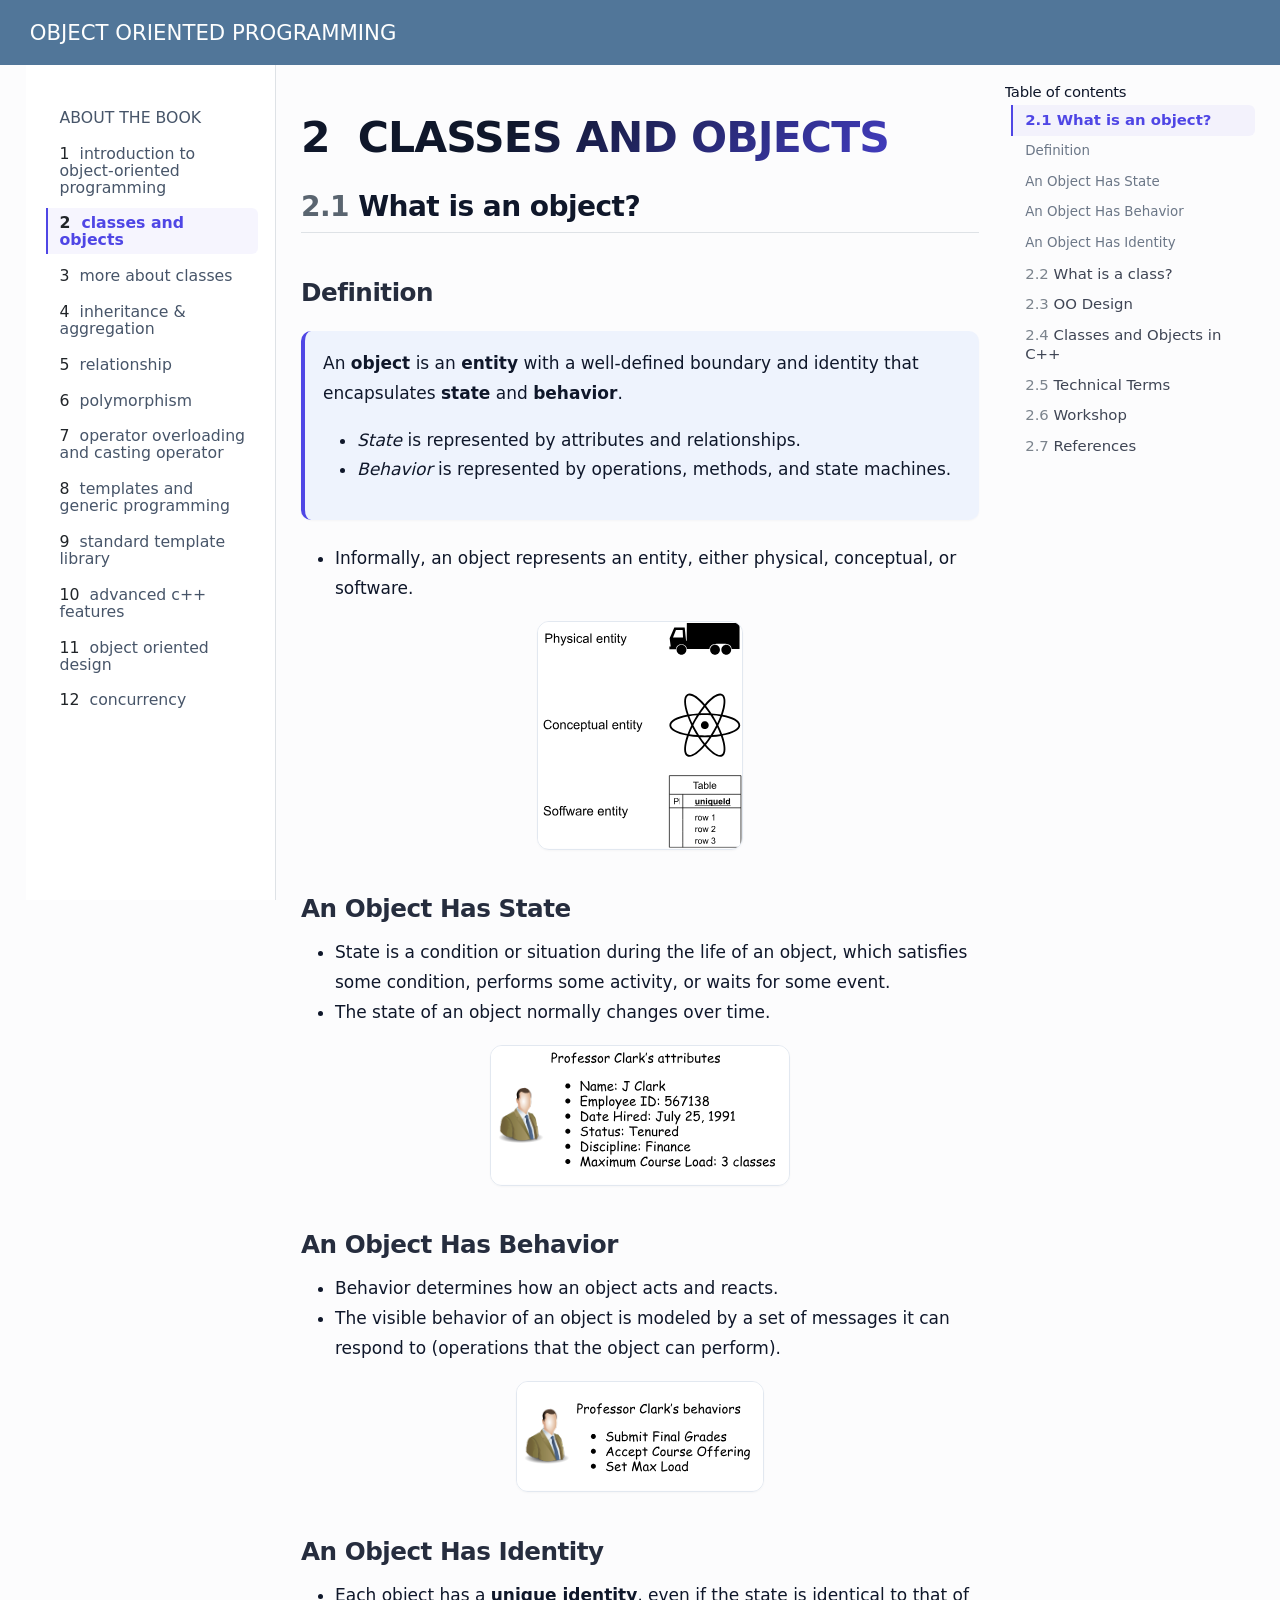
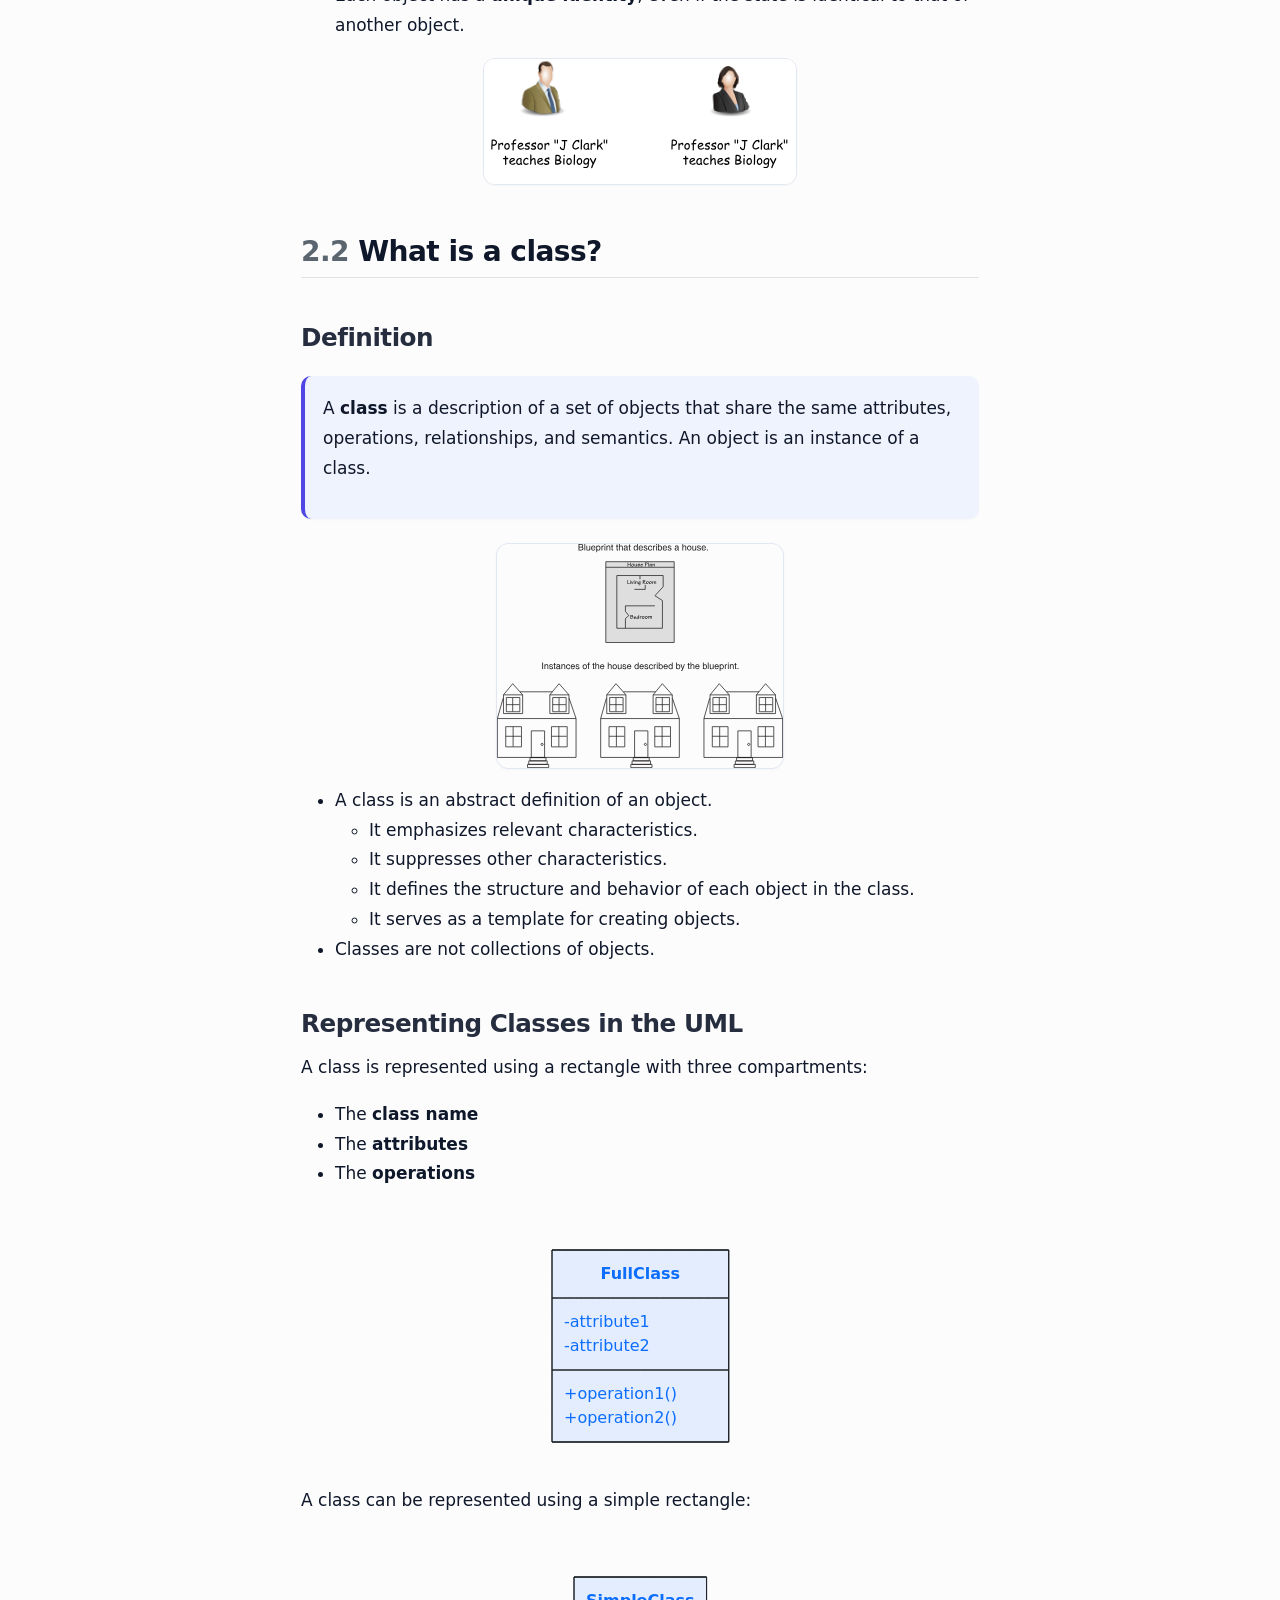
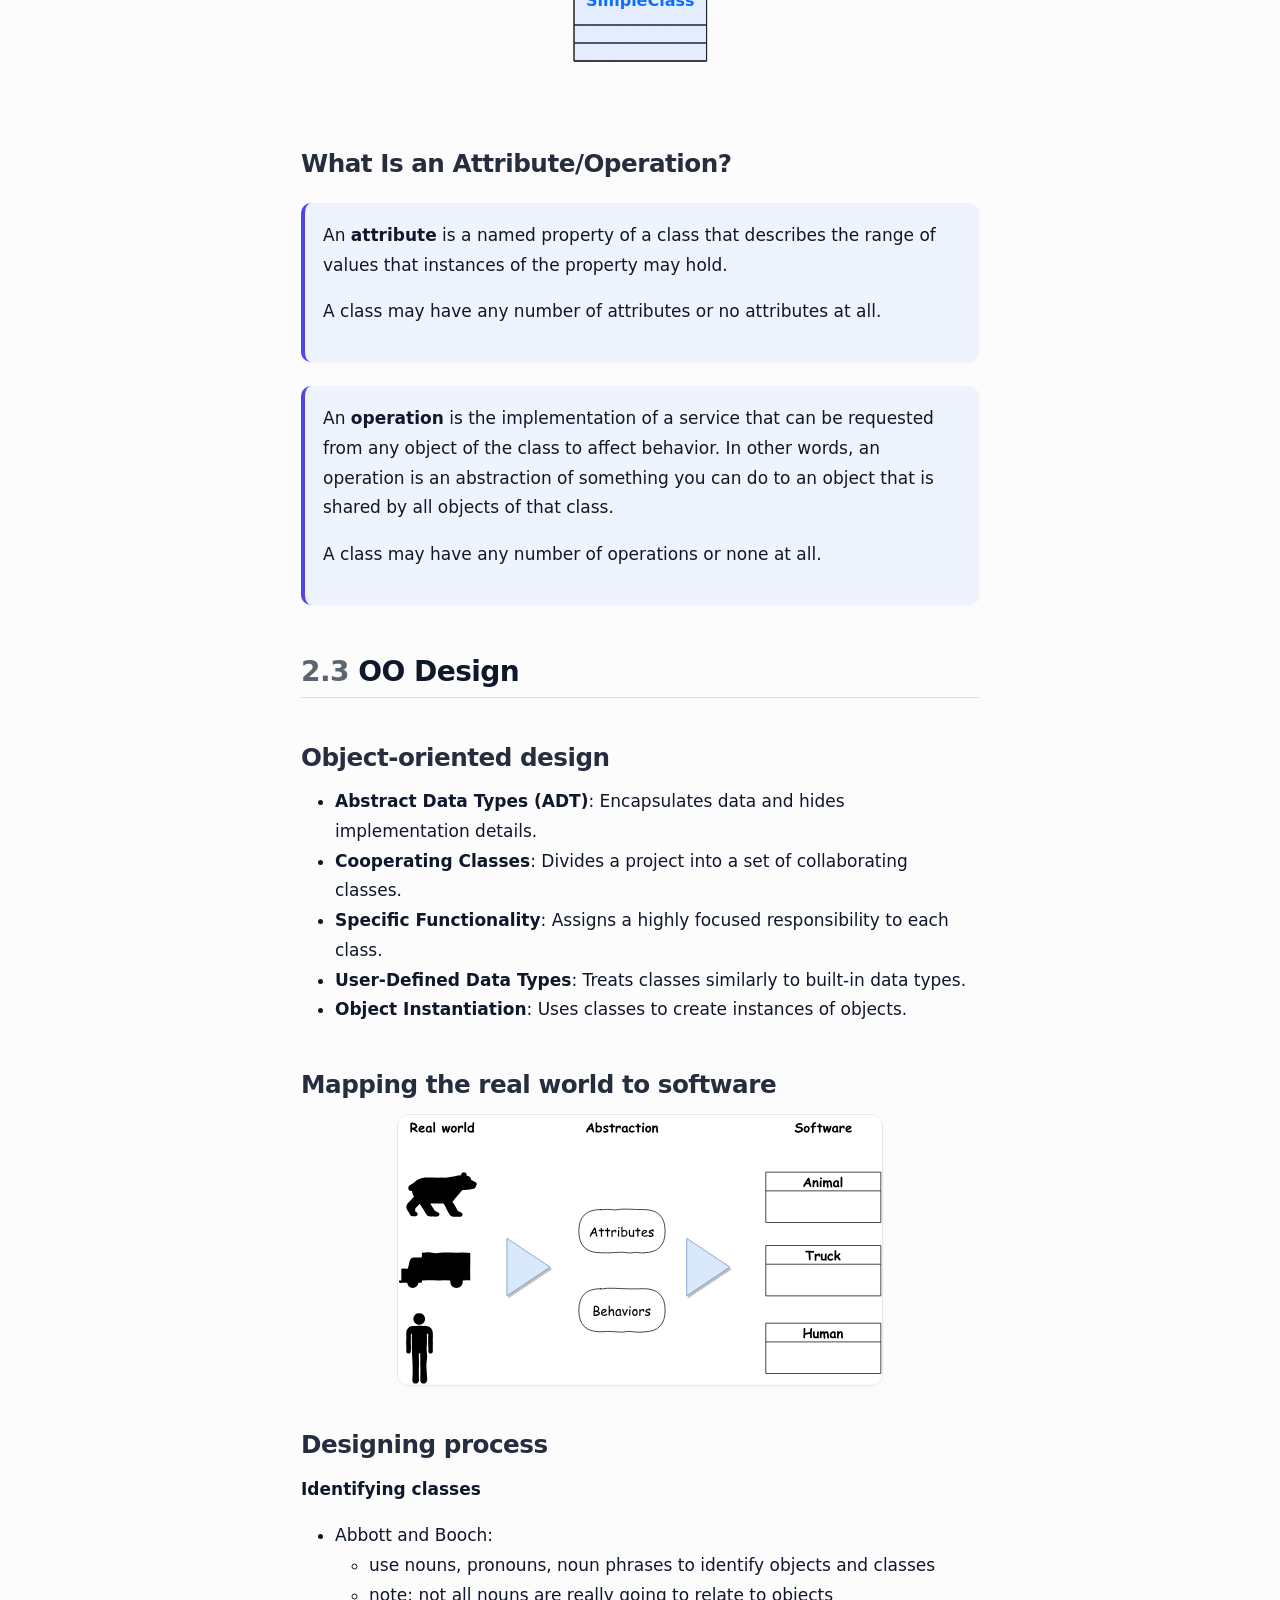
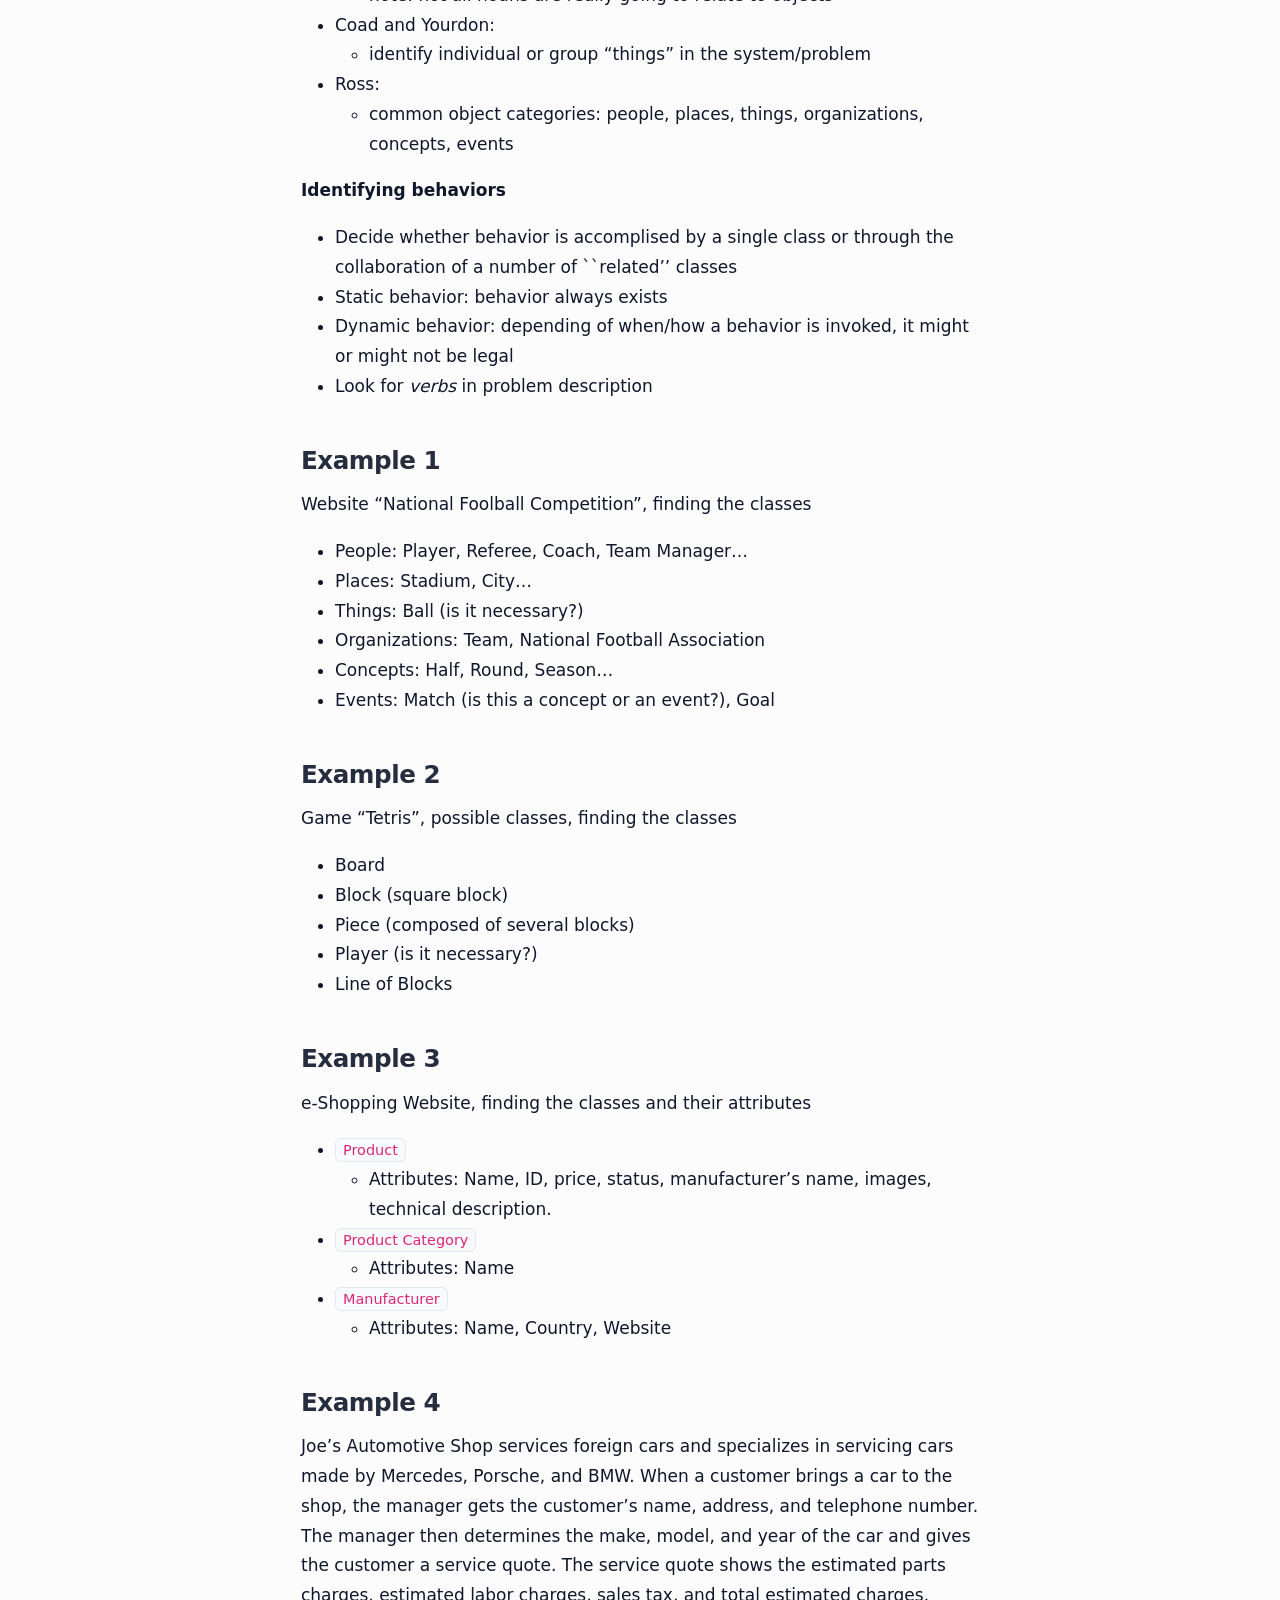
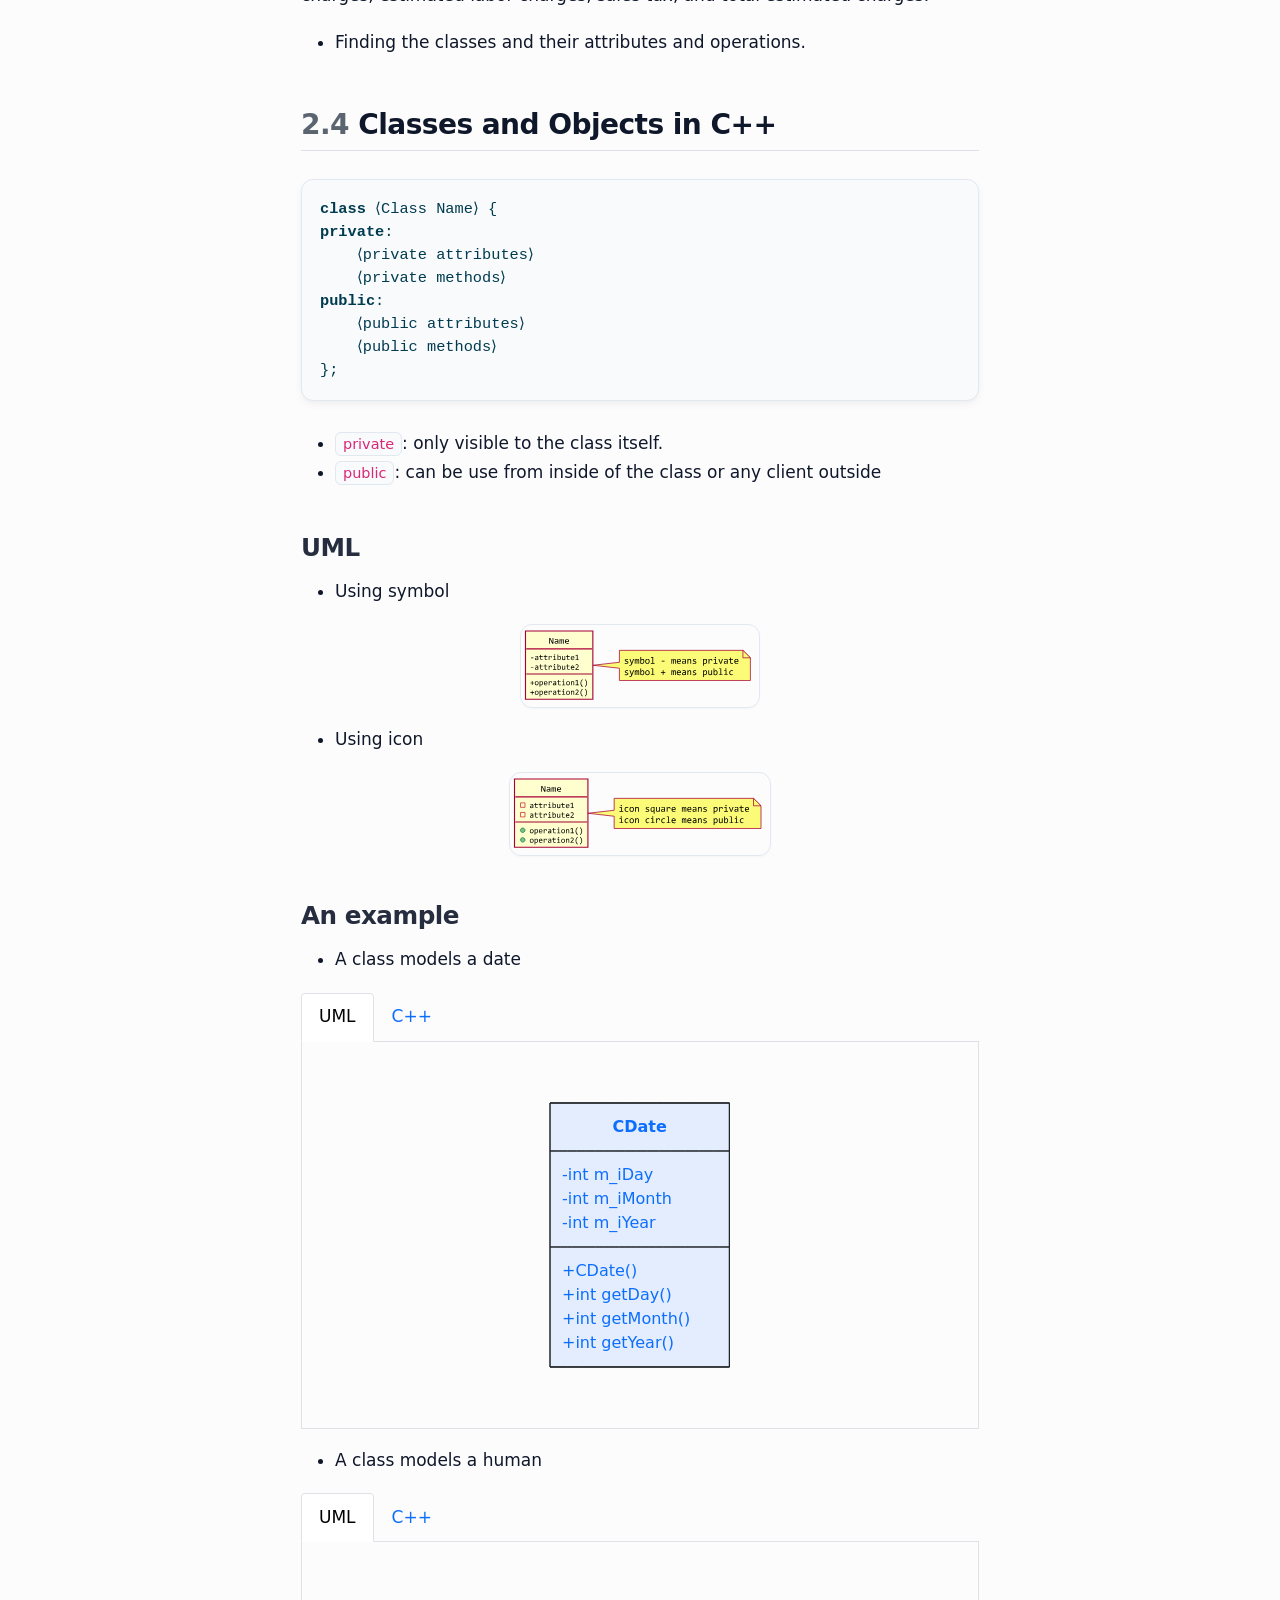
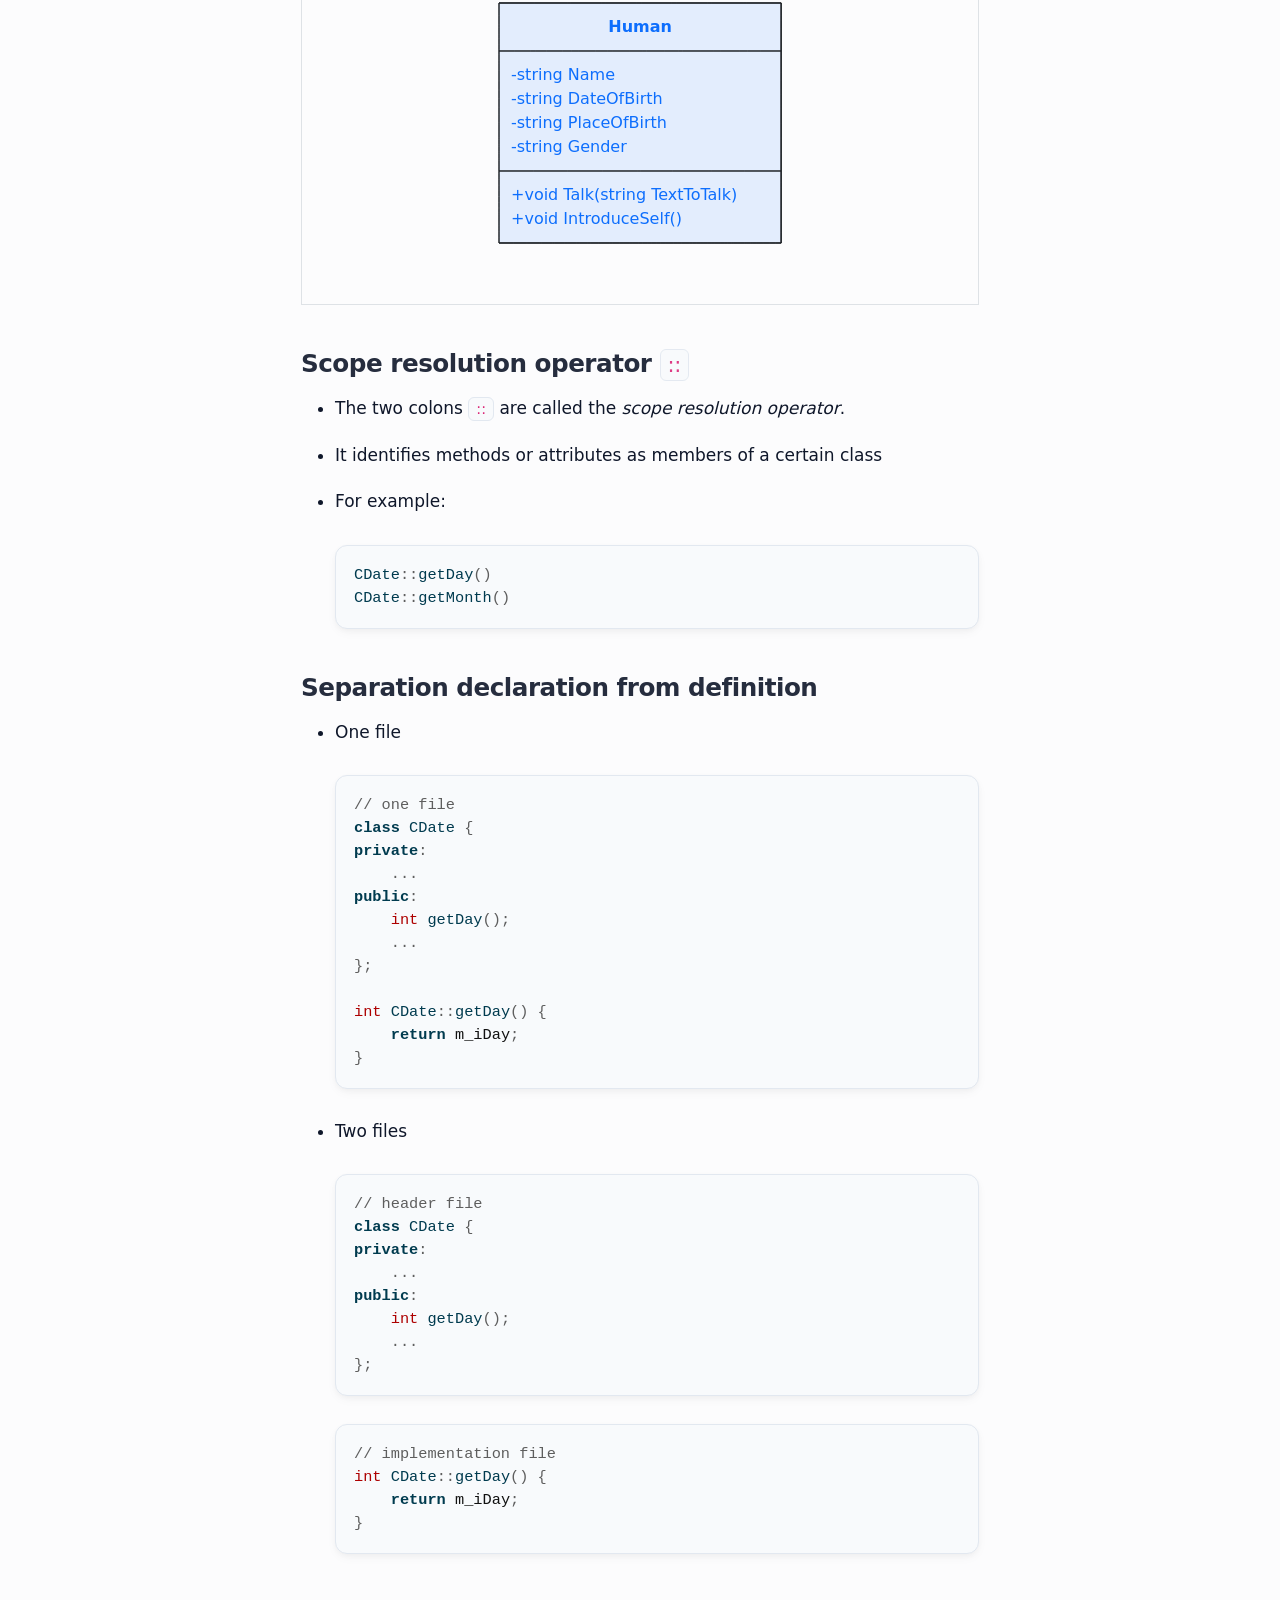
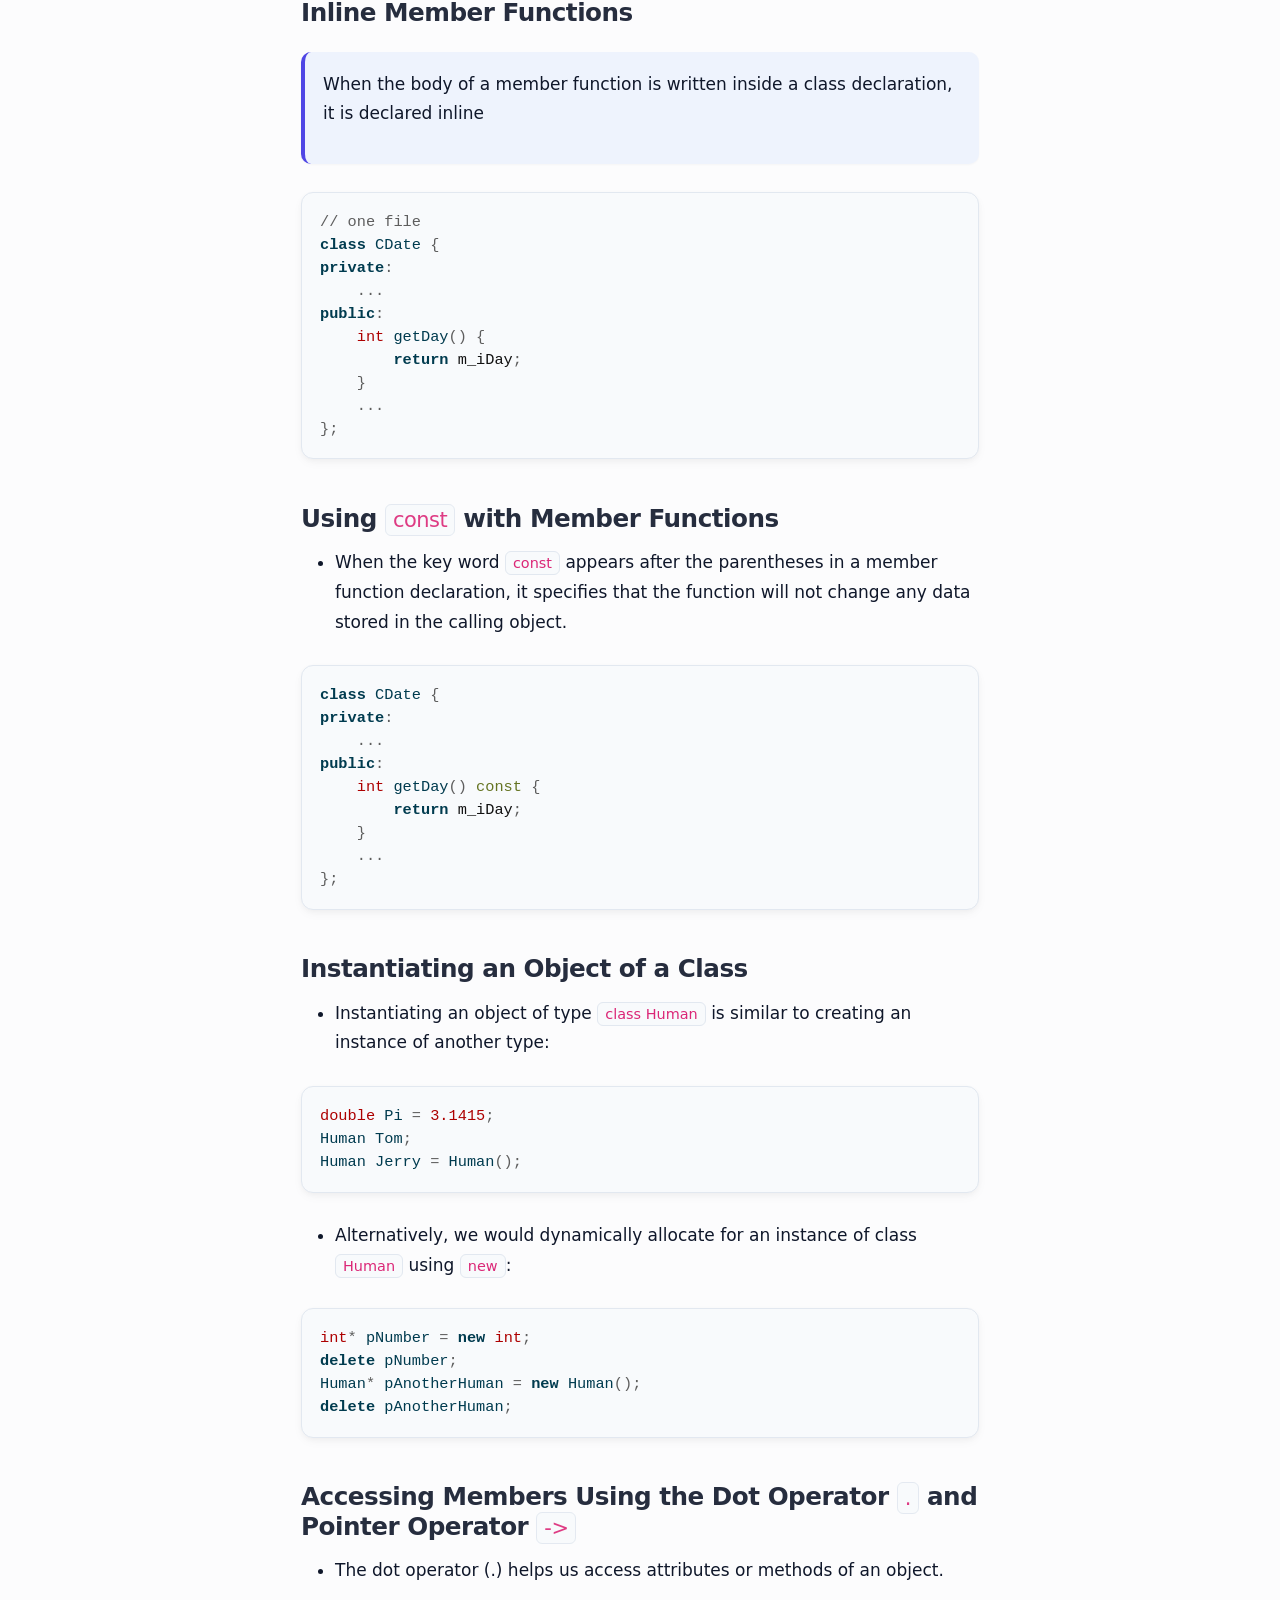
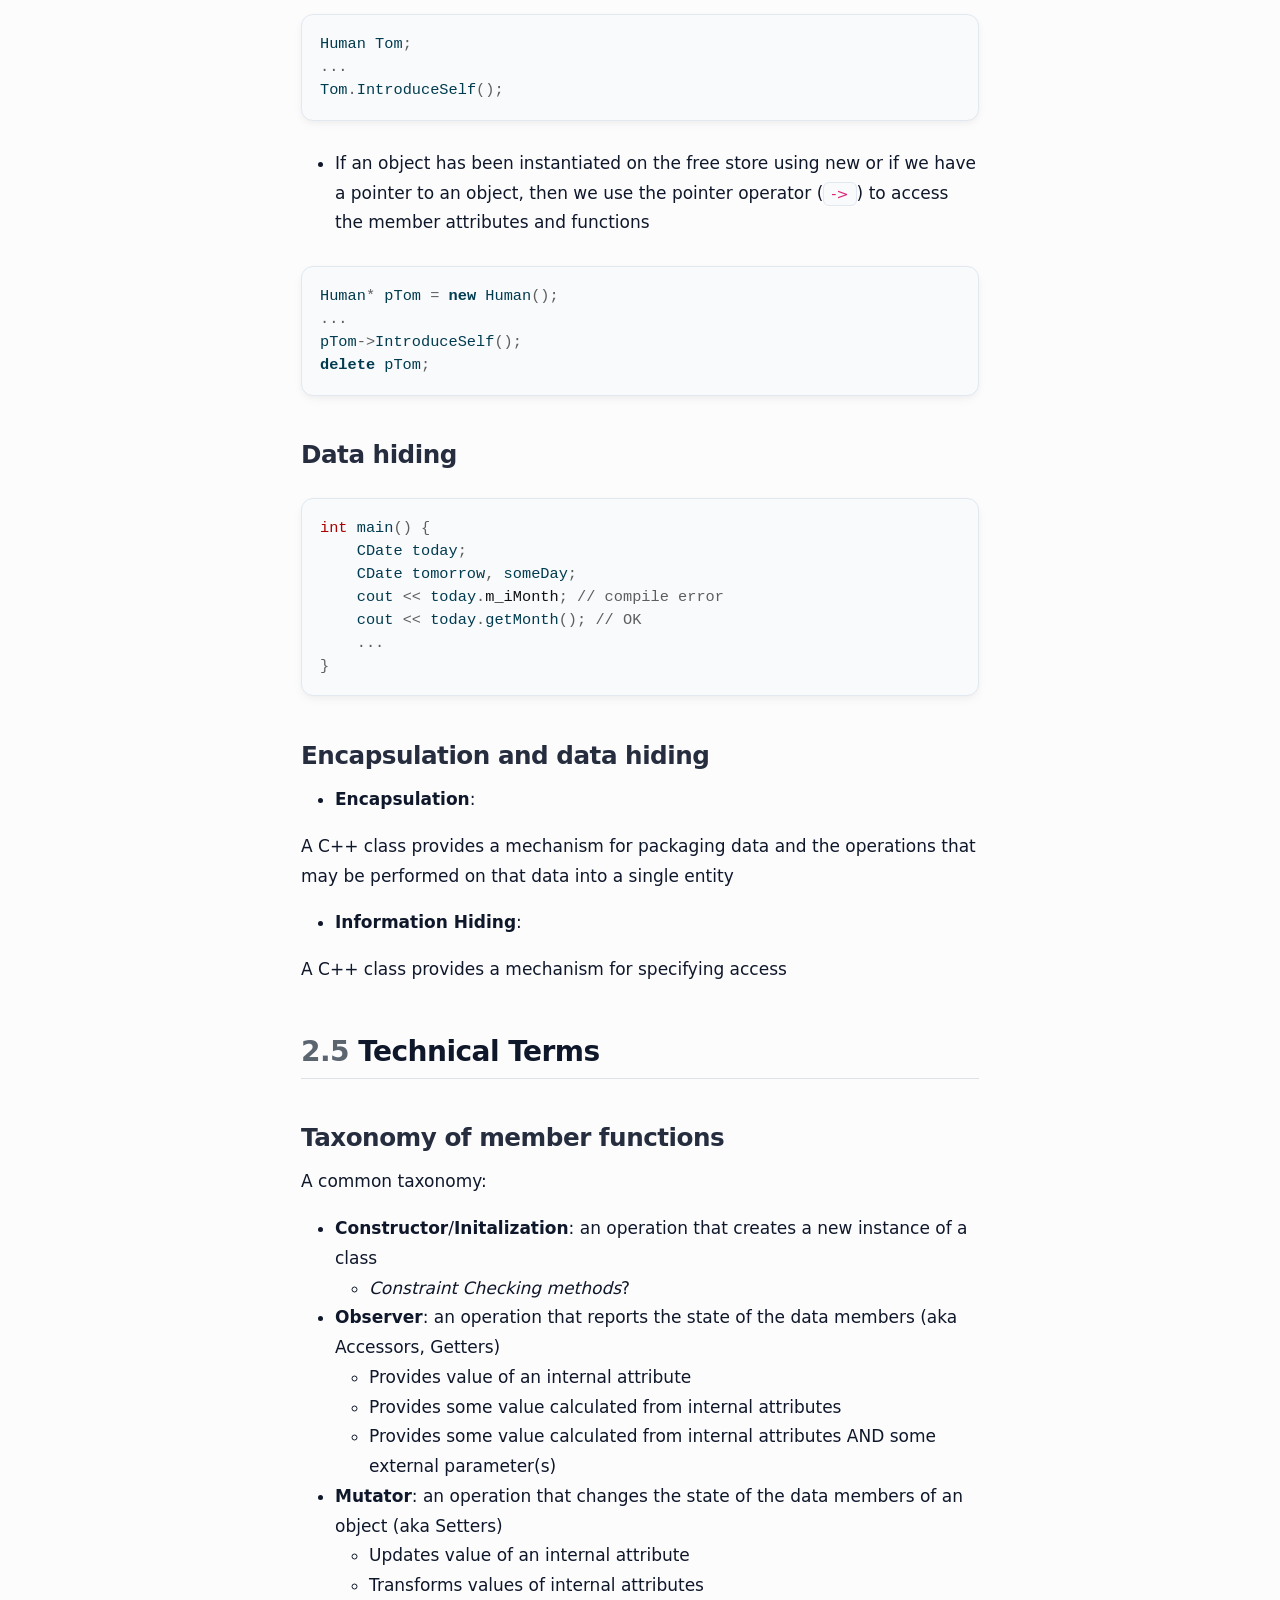
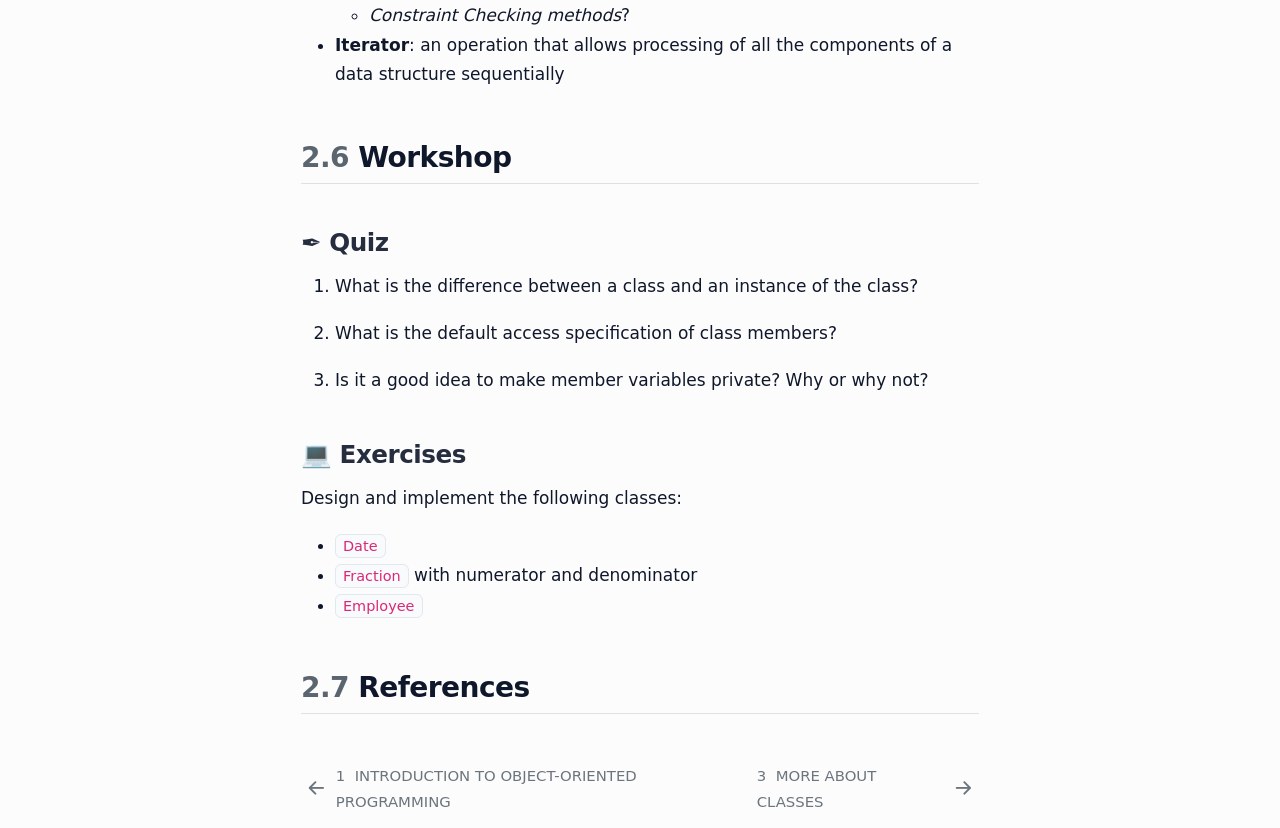
<file: lect02-class.html>
<!DOCTYPE html>
<html xmlns="http://www.w3.org/1999/xhtml" lang="en" xml:lang="en"><head>

<meta charset="utf-8">
<meta name="generator" content="quarto-1.10.18">

<meta name="viewport" content="width=device-width, initial-scale=1.0, user-scalable=yes">


<title>2&nbsp; CLASSES AND OBJECTS – OBJECT ORIENTED PROGRAMMING</title>
<style>
/* Default styles provided by pandoc.
** See https://pandoc.org/MANUAL.html#variables-for-html for config info.
*/
span.smallcaps{font-variant: small-caps;}
div.columns{display: flex; gap: 1.5em;}
div.column{flex: auto;}
@media screen {
div.columns{gap: min(4vw, 1.5em);}
div.column{overflow-x: auto;}
}
div.hanging-indent{margin-left: 1.5em; text-indent: -1.5em;}
ul.task-list{list-style: none;}
ul.task-list li input[type="checkbox"] {
  width: 0.8em;
  margin: 0 0.8em 0.2em -1em; /* quarto-specific, see https://github.com/quarto-dev/quarto-cli/issues/4556 */ 
  vertical-align: middle;
}
/* CSS for syntax highlighting */
html { -webkit-text-size-adjust: 100%; }
pre > code.sourceCode { white-space: pre; position: relative; }
pre > code.sourceCode > span { display: inline-block; line-height: 1.25; }
pre > code.sourceCode > span:empty { height: 1.2em; }
.sourceCode { overflow: visible; }
code.sourceCode > span { color: inherit; text-decoration: inherit; }
div.sourceCode { margin: 1em 0; }
pre.sourceCode { margin: 0; }
@media screen {
div.sourceCode { overflow: auto; }
}
@media print {
pre > code.sourceCode { white-space: pre-wrap; }
pre > code.sourceCode > span { text-indent: -5em; padding-left: 5em; }
}
pre.numberSource code
  { counter-reset: source-line 0; }
pre.numberSource code > span
  { position: relative; left: -4em; counter-increment: source-line; }
pre.numberSource code > span > a:first-child::before
  { content: counter(source-line);
    position: relative; left: -1em; text-align: right; vertical-align: baseline;
    border: none; display: inline-block;
    -webkit-touch-callout: none; -webkit-user-select: none;
    -khtml-user-select: none; -moz-user-select: none;
    -ms-user-select: none; user-select: none;
    padding: 0 4px; width: 4em;
  }
pre.numberSource { margin-left: 3em;  padding-left: 4px; }
div.sourceCode
  {   }
@media screen {
pre > code.sourceCode > span > a:first-child::before { text-decoration: underline; }
}
</style>


<script src="site_libs/quarto-nav/quarto-nav.js"></script>
<script src="site_libs/quarto-nav/headroom.min.js"></script>
<script src="site_libs/clipboard/clipboard.min.js"></script>
<script src="site_libs/quarto-search/autocomplete.umd.js"></script>
<script src="site_libs/quarto-search/fuse.min.js"></script>
<script src="site_libs/quarto-search/quarto-search.js"></script>
<meta name="quarto:offset" content="./">
<link href="./lect02-class-2.html" rel="next">
<link href="./lect01-introduction.html" rel="prev">
<script src="site_libs/quarto-html/quarto.js" type="module"></script>
<script src="site_libs/quarto-html/tabsets/tabsets.js" type="module"></script>
<script src="site_libs/quarto-html/popper.min.js"></script>
<script src="site_libs/quarto-html/tippy.umd.min.js"></script>
<script src="site_libs/quarto-html/anchor.min.js"></script>
<link href="site_libs/quarto-html/tippy.css" rel="stylesheet">
<link href="site_libs/quarto-html/quarto-syntax-highlighting-64a204ab8560d761af7679ceaba22944.css" rel="stylesheet" id="quarto-text-highlighting-styles">
<script src="site_libs/bootstrap/bootstrap.min.js"></script>
<link href="site_libs/bootstrap/bootstrap-icons.css" rel="stylesheet">
<link href="site_libs/bootstrap/bootstrap-3e5f0145640a6fc0772bb9b0cfbf312e.min.css" rel="stylesheet" append-hash="true" id="quarto-bootstrap" data-mode="light">
<script id="quarto-search-options" type="application/json">{
  "location": "navbar",
  "copy-button": false,
  "collapse-after": 3,
  "panel-placement": "end",
  "type": "overlay",
  "limit": 50,
  "keyboard-shortcut": [
    "f",
    "/",
    "s"
  ],
  "show-item-context": false,
  "language": {
    "search-no-results-text": "No results",
    "search-matching-documents-text": "matching documents",
    "search-copy-link-title": "Copy link to search",
    "search-hide-matches-text": "Hide additional matches",
    "search-more-match-text": "more match in this document",
    "search-more-matches-text": "more matches in this document",
    "search-clear-button-title": "Clear",
    "search-text-placeholder": "",
    "search-detached-cancel-button-title": "Cancel",
    "search-submit-button-title": "Submit",
    "search-label": "Search"
  }
}</script>
<script src="site_libs/quarto-diagram/mermaid.min.js"></script>
<script src="site_libs/quarto-diagram/mermaid-init.js"></script>
<link href="site_libs/quarto-diagram/mermaid.css" rel="stylesheet">


<link rel="stylesheet" href="theme.css">
</head>

<body class="nav-sidebar floating nav-fixed quarto-light">

<div id="quarto-search-results"></div>
  <header id="quarto-header" class="headroom fixed-top">
    <nav class="navbar navbar-expand-lg " data-bs-theme="dark">
      <div class="navbar-container container-fluid">
      <div class="navbar-brand-container mx-auto">
    <a class="navbar-brand" href="./index.html">
    <span class="navbar-title">OBJECT ORIENTED PROGRAMMING</span>
    </a>
  </div>
        <div class="quarto-navbar-tools tools-end">
</div>
      </div> <!-- /container-fluid -->
    </nav>
  <nav class="quarto-secondary-nav">
    <div class="container-fluid d-flex">
      <button type="button" class="quarto-btn-toggle btn" data-bs-toggle="collapse" role="button" data-bs-target=".quarto-sidebar-collapse-item" aria-controls="quarto-sidebar" aria-expanded="false" aria-label="Toggle sidebar navigation" onclick="if (window.quartoToggleHeadroom) { window.quartoToggleHeadroom(); }">
        <i class="bi bi-layout-text-sidebar-reverse"></i>
      </button>
        <nav class="quarto-page-breadcrumbs" aria-label="breadcrumb"><ol class="breadcrumb"><li class="breadcrumb-item"><a href="./lect02-class.html"><span class="chapter-number">2</span>&nbsp; <span class="chapter-title">CLASSES AND OBJECTS</span></a></li></ol></nav>
        <a class="flex-grow-1" role="navigation" data-bs-toggle="collapse" data-bs-target=".quarto-sidebar-collapse-item" aria-controls="quarto-sidebar" aria-expanded="false" aria-label="Toggle sidebar navigation" onclick="if (window.quartoToggleHeadroom) { window.quartoToggleHeadroom(); }">      
        </a>
    </div>
  </nav>
</header>
<!-- content -->
<div id="quarto-content" class="quarto-container page-columns page-rows-contents page-layout-article page-navbar">
<!-- sidebar -->
  <nav id="quarto-sidebar" class="sidebar collapse collapse-horizontal quarto-sidebar-collapse-item sidebar-navigation floating overflow-auto">
    <div class="sidebar-menu-container"> 
    <ul class="list-unstyled mt-1">
        <li class="sidebar-item">
  <div class="sidebar-item-container"> 
  <a href="./index.html" class="sidebar-item-text sidebar-link">
 <span class="menu-text">About the book</span></a>
  </div>
</li>
        <li class="sidebar-item">
  <div class="sidebar-item-container"> 
  <a href="./lect01-introduction.html" class="sidebar-item-text sidebar-link">
 <span class="menu-text"><span class="chapter-number">1</span>&nbsp; <span class="chapter-title">INTRODUCTION TO OBJECT-ORIENTED PROGRAMMING</span></span></a>
  </div>
</li>
        <li class="sidebar-item">
  <div class="sidebar-item-container"> 
  <a href="./lect02-class.html" class="sidebar-item-text sidebar-link active">
 <span class="menu-text"><span class="chapter-number">2</span>&nbsp; <span class="chapter-title">CLASSES AND OBJECTS</span></span></a>
  </div>
</li>
        <li class="sidebar-item">
  <div class="sidebar-item-container"> 
  <a href="./lect02-class-2.html" class="sidebar-item-text sidebar-link">
 <span class="menu-text"><span class="chapter-number">3</span>&nbsp; <span class="chapter-title">MORE ABOUT CLASSES</span></span></a>
  </div>
</li>
        <li class="sidebar-item">
  <div class="sidebar-item-container"> 
  <a href="./lect03-inheritance.html" class="sidebar-item-text sidebar-link">
 <span class="menu-text"><span class="chapter-number">4</span>&nbsp; <span class="chapter-title">INHERITANCE &amp; AGGREGATION</span></span></a>
  </div>
</li>
        <li class="sidebar-item">
  <div class="sidebar-item-container"> 
  <a href="./lect03-relationship.html" class="sidebar-item-text sidebar-link">
 <span class="menu-text"><span class="chapter-number">5</span>&nbsp; <span class="chapter-title">RELATIONSHIP</span></span></a>
  </div>
</li>
        <li class="sidebar-item">
  <div class="sidebar-item-container"> 
  <a href="./lect04-polymorphism.html" class="sidebar-item-text sidebar-link">
 <span class="menu-text"><span class="chapter-number">6</span>&nbsp; <span class="chapter-title">POLYMORPHISM</span></span></a>
  </div>
</li>
        <li class="sidebar-item">
  <div class="sidebar-item-container"> 
  <a href="./lect05-operator.html" class="sidebar-item-text sidebar-link">
 <span class="menu-text"><span class="chapter-number">7</span>&nbsp; <span class="chapter-title">OPERATOR OVERLOADING AND CASTING OPERATOR</span></span></a>
  </div>
</li>
        <li class="sidebar-item">
  <div class="sidebar-item-container"> 
  <a href="./lect06-template.html" class="sidebar-item-text sidebar-link">
 <span class="menu-text"><span class="chapter-number">8</span>&nbsp; <span class="chapter-title">TEMPLATES AND GENERIC PROGRAMMING</span></span></a>
  </div>
</li>
        <li class="sidebar-item">
  <div class="sidebar-item-container"> 
  <a href="./lect07-stl.html" class="sidebar-item-text sidebar-link">
 <span class="menu-text"><span class="chapter-number">9</span>&nbsp; <span class="chapter-title">STANDARD TEMPLATE LIBRARY</span></span></a>
  </div>
</li>
        <li class="sidebar-item">
  <div class="sidebar-item-container"> 
  <a href="./lect08-advanced.html" class="sidebar-item-text sidebar-link">
 <span class="menu-text"><span class="chapter-number">10</span>&nbsp; <span class="chapter-title">ADVANCED C++ FEATURES</span></span></a>
  </div>
</li>
        <li class="sidebar-item">
  <div class="sidebar-item-container"> 
  <a href="./lect09-design.html" class="sidebar-item-text sidebar-link">
 <span class="menu-text"><span class="chapter-number">11</span>&nbsp; <span class="chapter-title">Object Oriented Design</span></span></a>
  </div>
</li>
        <li class="sidebar-item">
  <div class="sidebar-item-container"> 
  <a href="./lect10-concurrency.html" class="sidebar-item-text sidebar-link">
 <span class="menu-text"><span class="chapter-number">12</span>&nbsp; <span class="chapter-title">CONCURRENCY</span></span></a>
  </div>
</li>
    </ul>
    </div>
</nav>
<div id="quarto-sidebar-glass" class="quarto-sidebar-collapse-item" data-bs-toggle="collapse" data-bs-target=".quarto-sidebar-collapse-item"></div>
<!-- margin-sidebar -->
    <div id="quarto-margin-sidebar" class="sidebar margin-sidebar">
        <nav id="TOC" role="doc-toc" class="toc-active">
    <h2 id="toc-title">Table of contents</h2>
   
  <ul>
  <li><a href="#what-is-an-object" id="toc-what-is-an-object" class="nav-link active" data-scroll-target="#what-is-an-object"><span class="header-section-number">2.1</span> What is an object?</a>
  <ul class="collapse">
  <li><a href="#definition" id="toc-definition" class="nav-link" data-scroll-target="#definition">Definition</a></li>
  <li><a href="#an-object-has-state" id="toc-an-object-has-state" class="nav-link" data-scroll-target="#an-object-has-state">An Object Has State</a></li>
  <li><a href="#an-object-has-behavior" id="toc-an-object-has-behavior" class="nav-link" data-scroll-target="#an-object-has-behavior">An Object Has Behavior</a></li>
  <li><a href="#an-object-has-identity" id="toc-an-object-has-identity" class="nav-link" data-scroll-target="#an-object-has-identity">An Object Has Identity</a></li>
  </ul></li>
  <li><a href="#what-is-a-class" id="toc-what-is-a-class" class="nav-link" data-scroll-target="#what-is-a-class"><span class="header-section-number">2.2</span> What is a class?</a>
  <ul class="collapse">
  <li><a href="#definition-1" id="toc-definition-1" class="nav-link" data-scroll-target="#definition-1">Definition</a></li>
  <li><a href="#representing-classes-in-the-uml" id="toc-representing-classes-in-the-uml" class="nav-link" data-scroll-target="#representing-classes-in-the-uml">Representing Classes in the UML</a></li>
  <li><a href="#what-is-an-attributeoperation" id="toc-what-is-an-attributeoperation" class="nav-link" data-scroll-target="#what-is-an-attributeoperation">What Is an Attribute/Operation?</a></li>
  </ul></li>
  <li><a href="#oo-design" id="toc-oo-design" class="nav-link" data-scroll-target="#oo-design"><span class="header-section-number">2.3</span> OO Design</a>
  <ul class="collapse">
  <li><a href="#object-oriented-design" id="toc-object-oriented-design" class="nav-link" data-scroll-target="#object-oriented-design">Object-oriented design</a></li>
  <li><a href="#mapping-the-real-world-to-software" id="toc-mapping-the-real-world-to-software" class="nav-link" data-scroll-target="#mapping-the-real-world-to-software">Mapping the real world to software</a></li>
  <li><a href="#designing-process" id="toc-designing-process" class="nav-link" data-scroll-target="#designing-process">Designing process</a></li>
  <li><a href="#example-1" id="toc-example-1" class="nav-link" data-scroll-target="#example-1">Example 1</a></li>
  <li><a href="#example-2" id="toc-example-2" class="nav-link" data-scroll-target="#example-2">Example 2</a></li>
  <li><a href="#example-3" id="toc-example-3" class="nav-link" data-scroll-target="#example-3">Example 3</a></li>
  <li><a href="#example-4" id="toc-example-4" class="nav-link" data-scroll-target="#example-4">Example 4</a></li>
  </ul></li>
  <li><a href="#classes-and-objects-in-c" id="toc-classes-and-objects-in-c" class="nav-link" data-scroll-target="#classes-and-objects-in-c"><span class="header-section-number">2.4</span> Classes and Objects in C++</a>
  <ul class="collapse">
  <li><a href="#uml" id="toc-uml" class="nav-link" data-scroll-target="#uml">UML</a></li>
  <li><a href="#an-example" id="toc-an-example" class="nav-link" data-scroll-target="#an-example">An example</a></li>
  <li><a href="#scope-resolution-operator" id="toc-scope-resolution-operator" class="nav-link" data-scroll-target="#scope-resolution-operator">Scope resolution operator <code>::</code></a></li>
  <li><a href="#separation-declaration-from-definition" id="toc-separation-declaration-from-definition" class="nav-link" data-scroll-target="#separation-declaration-from-definition">Separation declaration from definition</a></li>
  <li><a href="#inline-member-functions" id="toc-inline-member-functions" class="nav-link" data-scroll-target="#inline-member-functions">Inline Member Functions</a></li>
  <li><a href="#using-const-with-member-functions" id="toc-using-const-with-member-functions" class="nav-link" data-scroll-target="#using-const-with-member-functions">Using <code>const</code> with Member Functions</a></li>
  <li><a href="#instantiating-an-object-of-a-class" id="toc-instantiating-an-object-of-a-class" class="nav-link" data-scroll-target="#instantiating-an-object-of-a-class">Instantiating an Object of a Class</a></li>
  <li><a href="#accessing-members-using-the-dot-operator-.-and-pointer-operator--" id="toc-accessing-members-using-the-dot-operator-.-and-pointer-operator--" class="nav-link" data-scroll-target="#accessing-members-using-the-dot-operator-.-and-pointer-operator--">Accessing Members Using the Dot Operator <code>.</code> and Pointer Operator <code>-&gt;</code></a></li>
  <li><a href="#data-hiding" id="toc-data-hiding" class="nav-link" data-scroll-target="#data-hiding">Data hiding</a></li>
  <li><a href="#encapsulation-and-data-hiding" id="toc-encapsulation-and-data-hiding" class="nav-link" data-scroll-target="#encapsulation-and-data-hiding">Encapsulation and data hiding</a></li>
  </ul></li>
  <li><a href="#technical-terms" id="toc-technical-terms" class="nav-link" data-scroll-target="#technical-terms"><span class="header-section-number">2.5</span> Technical Terms</a>
  <ul class="collapse">
  <li><a href="#taxonomy-of-member-functions" id="toc-taxonomy-of-member-functions" class="nav-link" data-scroll-target="#taxonomy-of-member-functions">Taxonomy of member functions</a></li>
  </ul></li>
  <li><a href="#workshop" id="toc-workshop" class="nav-link" data-scroll-target="#workshop"><span class="header-section-number">2.6</span> Workshop</a>
  <ul class="collapse">
  <li><a href="#quiz" id="toc-quiz" class="nav-link" data-scroll-target="#quiz">✒ Quiz</a></li>
  <li><a href="#exercises" id="toc-exercises" class="nav-link" data-scroll-target="#exercises">💻 Exercises</a></li>
  </ul></li>
  <li><a href="#references" id="toc-references" class="nav-link" data-scroll-target="#references"><span class="header-section-number">2.7</span> References</a></li>
  </ul>
</nav>
    </div>
<!-- main -->
<main class="content" id="quarto-document-content">

<header id="title-block-header" class="quarto-title-block default">
<div class="quarto-title">
<h1 class="title"><span class="chapter-number">2</span>&nbsp; <span class="chapter-title">CLASSES AND OBJECTS</span></h1>
</div>



<div class="quarto-title-meta">

    
  
    
  </div>
  


</header>


<section id="what-is-an-object" class="level2" data-number="2.1">
<h2 data-number="2.1" class="anchored" data-anchor-id="what-is-an-object"><span class="header-section-number">2.1</span> What is an object?</h2>
<section id="definition" class="level3">
<h3 class="anchored" data-anchor-id="definition">Definition</h3>
<div class="definition">
<p>An <strong>object</strong> is an <strong>entity</strong> with a well-defined boundary and identity that encapsulates <strong>state</strong> and <strong>behavior</strong>.</p>
<ul>
<li><em>State</em> is represented by attributes and relationships.</li>
<li><em>Behavior</em> is represented by operations, methods, and state machines.</li>
</ul>
</div>
<ul>
<li>Informally, an object represents an entity, either physical, conceptual, or software.</li>
</ul>
<p><img src="figures/oop4-objects.svg" class="img-fluid"></p>
</section>
<section id="an-object-has-state" class="level3">
<h3 class="anchored" data-anchor-id="an-object-has-state">An Object Has State</h3>
<ul>
<li>State is a condition or situation during the life of an object, which satisfies some condition, performs some activity, or waits for some event.</li>
<li>The state of an object normally changes over time.</li>
</ul>
<p><img src="figures/oop-object-att.svg" class="img-fluid"></p>
</section>
<section id="an-object-has-behavior" class="level3">
<h3 class="anchored" data-anchor-id="an-object-has-behavior">An Object Has Behavior</h3>
<ul>
<li>Behavior determines how an object acts and reacts.</li>
<li>The visible behavior of an object is modeled by a set of messages it can respond to (operations that the object can perform).</li>
</ul>
<p><img src="figures/oop-object-op.svg" class="img-fluid"></p>
</section>
<section id="an-object-has-identity" class="level3">
<h3 class="anchored" data-anchor-id="an-object-has-identity">An Object Has Identity</h3>
<ul>
<li>Each object has a <strong>unique identity</strong>, even if the state is identical to that of another object.</li>
</ul>
<p><img src="figures/oop-object-id.svg" class="img-fluid"></p>
</section>
</section>
<section id="what-is-a-class" class="level2" data-number="2.2">
<h2 data-number="2.2" class="anchored" data-anchor-id="what-is-a-class"><span class="header-section-number">2.2</span> What is a class?</h2>
<section id="definition-1" class="level3">
<h3 class="anchored" data-anchor-id="definition-1">Definition</h3>
<div class="definition">
<p>A <strong>class</strong> is a description of a set of objects that share the same attributes, operations, relationships, and semantics. An object is an instance of a class.</p>
</div>
<p><img src="figures/oop-3-class-object.svg" class="img-fluid"></p>
<ul>
<li>A class is an abstract definition of an object.
<ul>
<li>It emphasizes relevant characteristics.</li>
<li>It suppresses other characteristics.</li>
<li>It defines the structure and behavior of each object in the class.</li>
<li>It serves as a template for creating objects.</li>
</ul></li>
<li>Classes are not collections of objects.</li>
</ul>
</section>
<section id="representing-classes-in-the-uml" class="level3">
<h3 class="anchored" data-anchor-id="representing-classes-in-the-uml">Representing Classes in the UML</h3>
<p>A class is represented using a rectangle with three compartments:</p>
<ul>
<li>The <strong>class name</strong></li>
<li>The <strong>attributes</strong></li>
<li>The <strong>operations</strong></li>
</ul>
<div class="cell" data-layout-align="default">
<div class="cell-output-display">
<div>
<p></p><figure class="figure"><p></p>
<div>
<pre class="mermaid mermaid-js">classDiagram
class FullClass {
    -attribute1
    -attribute2
    +operation1()
    +operation2()
}
</pre>
</div>
<p></p></figure><p></p>
</div>
</div>
</div>
<p>A class can be represented using a simple rectangle:</p>
<div class="cell" data-layout-align="default">
<div class="cell-output-display">
<div>
<p></p><figure class="figure"><p></p>
<div>
<pre class="mermaid mermaid-js">classDiagram
    class SimpleClass
</pre>
</div>
<p></p></figure><p></p>
</div>
</div>
</div>
</section>
<section id="what-is-an-attributeoperation" class="level3">
<h3 class="anchored" data-anchor-id="what-is-an-attributeoperation">What Is an Attribute/Operation?</h3>
<div class="definition">
<p>An <strong>attribute</strong> is a named property of a class that describes the range of values that instances of the property may hold.</p>
<p>A class may have any number of attributes or no attributes at all.</p>
</div>
<div class="definition">
<p>An <strong>operation</strong> is the implementation of a service that can be requested from any object of the class to affect behavior. In other words, an operation is an abstraction of something you can do to an object that is shared by all objects of that class.</p>
<p>A class may have any number of operations or none at all.</p>
</div>
</section>
</section>
<section id="oo-design" class="level2" data-number="2.3">
<h2 data-number="2.3" class="anchored" data-anchor-id="oo-design"><span class="header-section-number">2.3</span> OO Design</h2>
<section id="object-oriented-design" class="level3">
<h3 class="anchored" data-anchor-id="object-oriented-design">Object-oriented design</h3>
<ul>
<li><strong>Abstract Data Types (ADT)</strong>: Encapsulates data and hides implementation details.</li>
<li><strong>Cooperating Classes</strong>: Divides a project into a set of collaborating classes.</li>
<li><strong>Specific Functionality</strong>: Assigns a highly focused responsibility to each class.</li>
<li><strong>User-Defined Data Types</strong>: Treats classes similarly to built-in data types.</li>
<li><strong>Object Instantiation</strong>: Uses classes to create instances of objects.</li>
</ul>
</section>
<section id="mapping-the-real-world-to-software" class="level3">
<h3 class="anchored" data-anchor-id="mapping-the-real-world-to-software">Mapping the real world to software</h3>
<p><img src="figures/oop-world-software.svg" class="img-fluid"></p>
</section>
<section id="designing-process" class="level3">
<h3 class="anchored" data-anchor-id="designing-process">Designing process</h3>
<p><strong>Identifying classes</strong></p>
<ul>
<li>Abbott and Booch:
<ul>
<li>use nouns, pronouns, noun phrases to identify objects and classes</li>
<li>note: not all nouns are really going to relate to objects</li>
</ul></li>
<li>Coad and Yourdon:
<ul>
<li>identify individual or group “things” in the system/problem</li>
</ul></li>
<li>Ross:
<ul>
<li>common object categories: people, places, things, organizations, concepts, events</li>
</ul></li>
</ul>
<p><strong>Identifying behaviors</strong></p>
<ul>
<li>Decide whether behavior is accomplised by a single class or through the collaboration of a number of ``related’’ classes</li>
<li>Static behavior: behavior always exists</li>
<li>Dynamic behavior: depending of when/how a behavior is invoked, it might or might not be legal</li>
<li>Look for <em>verbs</em> in problem description</li>
</ul>
</section>
<section id="example-1" class="level3">
<h3 class="anchored" data-anchor-id="example-1">Example 1</h3>
<p>Website “National Foolball Competition”, finding the classes</p>
<ul>
<li>People: Player, Referee, Coach, Team Manager…</li>
<li>Places: Stadium, City…</li>
<li>Things: Ball (is it necessary?)</li>
<li>Organizations: Team, National Football Association</li>
<li>Concepts: Half, Round, Season…</li>
<li>Events: Match (is this a concept or an event?), Goal</li>
</ul>
</section>
<section id="example-2" class="level3">
<h3 class="anchored" data-anchor-id="example-2">Example 2</h3>
<p>Game “Tetris”, possible classes, finding the classes</p>
<ul>
<li>Board</li>
<li>Block (square block)</li>
<li>Piece (composed of several blocks)</li>
<li>Player (is it necessary?)</li>
<li>Line of Blocks</li>
</ul>
</section>
<section id="example-3" class="level3">
<h3 class="anchored" data-anchor-id="example-3">Example 3</h3>
<p>e-Shopping Website, finding the classes and their attributes</p>
<ul>
<li><code>Product</code>
<ul>
<li>Attributes: Name, ID, price, status, manufacturer’s name, images, technical description.</li>
</ul></li>
<li><code>Product Category</code>
<ul>
<li>Attributes: Name</li>
</ul></li>
<li><code>Manufacturer</code>
<ul>
<li>Attributes: Name, Country, Website</li>
</ul></li>
</ul>
</section>
<section id="example-4" class="level3">
<h3 class="anchored" data-anchor-id="example-4">Example 4</h3>
<p>Joe’s Automotive Shop services foreign cars and specializes in servicing cars made by Mercedes, Porsche, and BMW. When a customer brings a car to the shop, the manager gets the customer’s name, address, and telephone number. The manager then determines the make, model, and year of the car and gives the customer a service quote. The service quote shows the estimated parts charges, estimated labor charges, sales tax, and total estimated charges.</p>
<ul>
<li>Finding the classes and their attributes and operations.</li>
</ul>
</section>
</section>
<section id="classes-and-objects-in-c" class="level2" data-number="2.4">
<h2 data-number="2.4" class="anchored" data-anchor-id="classes-and-objects-in-c"><span class="header-section-number">2.4</span> Classes and Objects in C++</h2>
<div class="code-copy-outer-scaffold"><div class="sourceCode" id="cb1"><pre class="sourceCode pseudo code-with-copy"><code class="sourceCode pseudo"><span id="cb1-1"><a href="#cb1-1" aria-hidden="true" tabindex="-1"></a><span class="kw">class</span> ⟨Class Name⟩ {</span>
<span id="cb1-2"><a href="#cb1-2" aria-hidden="true" tabindex="-1"></a><span class="kw">private</span>:</span>
<span id="cb1-3"><a href="#cb1-3" aria-hidden="true" tabindex="-1"></a>    ⟨private attributes⟩</span>
<span id="cb1-4"><a href="#cb1-4" aria-hidden="true" tabindex="-1"></a>    ⟨private methods⟩</span>
<span id="cb1-5"><a href="#cb1-5" aria-hidden="true" tabindex="-1"></a><span class="kw">public</span>:</span>
<span id="cb1-6"><a href="#cb1-6" aria-hidden="true" tabindex="-1"></a>    ⟨public attributes⟩</span>
<span id="cb1-7"><a href="#cb1-7" aria-hidden="true" tabindex="-1"></a>    ⟨public methods⟩</span>
<span id="cb1-8"><a href="#cb1-8" aria-hidden="true" tabindex="-1"></a>};</span></code></pre></div><button title="Copy to Clipboard" class="code-copy-button"><i class="bi"></i></button></div>
<ul>
<li><code>private</code>: only visible to the class itself.</li>
<li><code>public</code>: can be use from inside of the class or any client outside</li>
</ul>
<section id="uml" class="level3">
<h3 class="anchored" data-anchor-id="uml">UML</h3>
<ul>
<li>Using symbol</li>
</ul>
<p><img src="figures/uml-private-public-1.svg" class="img-fluid"></p>
<ul>
<li>Using icon</li>
</ul>
<p><img src="figures/uml-private-public-2.svg" class="img-fluid"></p>
</section>
<section id="an-example" class="level3">
<h3 class="anchored" data-anchor-id="an-example">An example</h3>
<ul>
<li>A class models a date</li>
</ul>
<div class="tabset-margin-container"></div><div class="panel-tabset">
<ul class="nav nav-tabs" role="tablist"><li class="nav-item" role="presentation"><a class="nav-link active" id="tabset-1-1-tab" data-bs-toggle="tab" data-bs-target="#tabset-1-1" role="tab" aria-controls="tabset-1-1" aria-selected="true" href="">UML</a></li><li class="nav-item" role="presentation"><a class="nav-link" id="tabset-1-2-tab" data-bs-toggle="tab" data-bs-target="#tabset-1-2" role="tab" aria-controls="tabset-1-2" aria-selected="false" href="">C++</a></li></ul>
<div class="tab-content">
<div id="tabset-1-1" class="tab-pane active" role="tabpanel" aria-labelledby="tabset-1-1-tab">
<div class="cell" data-layout-align="default">
<div class="cell-output-display">
<div>
<p></p><figure class="figure"><p></p>
<div>
<pre class="mermaid mermaid-js">classDiagram
   class CDate {
      -int m_iDay
      -int m_iMonth
      -int m_iYear
      +CDate()
      +int getDay()
      +int getMonth()
      +int getYear()
   }
</pre>
</div>
<p></p></figure><p></p>
</div>
</div>
</div>
</div>
<div id="tabset-1-2" class="tab-pane" role="tabpanel" aria-labelledby="tabset-1-2-tab">
<div class="code-copy-outer-scaffold"><div class="sourceCode" id="cb2"><pre class="sourceCode cpp code-with-copy"><code class="sourceCode cpp"><span id="cb2-1"><a href="#cb2-1" aria-hidden="true" tabindex="-1"></a><span class="kw">class</span> CDate <span class="op">{</span></span>
<span id="cb2-2"><a href="#cb2-2" aria-hidden="true" tabindex="-1"></a><span class="kw">private</span><span class="op">:</span></span>
<span id="cb2-3"><a href="#cb2-3" aria-hidden="true" tabindex="-1"></a>    <span class="dt">int</span> <span class="va">m_iDay</span><span class="op">,</span> <span class="va">m_iMonth</span><span class="op">,</span> <span class="va">m_iYear</span><span class="op">;</span></span>
<span id="cb2-4"><a href="#cb2-4" aria-hidden="true" tabindex="-1"></a><span class="kw">public</span><span class="op">:</span></span>
<span id="cb2-5"><a href="#cb2-5" aria-hidden="true" tabindex="-1"></a>    CDate<span class="op">();</span></span>
<span id="cb2-6"><a href="#cb2-6" aria-hidden="true" tabindex="-1"></a>    <span class="dt">int</span> getDay<span class="op">();</span>   <span class="co">// return day</span></span>
<span id="cb2-7"><a href="#cb2-7" aria-hidden="true" tabindex="-1"></a>    <span class="dt">int</span> getMonth<span class="op">();</span> <span class="co">// return month</span></span>
<span id="cb2-8"><a href="#cb2-8" aria-hidden="true" tabindex="-1"></a>    <span class="dt">int</span> getYear<span class="op">();</span>  <span class="co">// return year</span></span>
<span id="cb2-9"><a href="#cb2-9" aria-hidden="true" tabindex="-1"></a>    <span class="op">...</span></span>
<span id="cb2-10"><a href="#cb2-10" aria-hidden="true" tabindex="-1"></a><span class="op">};</span></span></code></pre></div><button title="Copy to Clipboard" class="code-copy-button"><i class="bi"></i></button></div>
</div>
</div>
</div>
<ul>
<li>A class models a human</li>
</ul>
<div class="tabset-margin-container"></div><div class="panel-tabset">
<ul class="nav nav-tabs" role="tablist"><li class="nav-item" role="presentation"><a class="nav-link active" id="tabset-2-1-tab" data-bs-toggle="tab" data-bs-target="#tabset-2-1" role="tab" aria-controls="tabset-2-1" aria-selected="true" href="">UML</a></li><li class="nav-item" role="presentation"><a class="nav-link" id="tabset-2-2-tab" data-bs-toggle="tab" data-bs-target="#tabset-2-2" role="tab" aria-controls="tabset-2-2" aria-selected="false" href="">C++</a></li></ul>
<div class="tab-content">
<div id="tabset-2-1" class="tab-pane active" role="tabpanel" aria-labelledby="tabset-2-1-tab">
<div class="cell" data-layout-align="default">
<div class="cell-output-display">
<div>
<p></p><figure class="figure"><p></p>
<div>
<pre class="mermaid mermaid-js">classDiagram
   class Human {
      -string Name
      -string DateOfBirth
      -string PlaceOfBirth
      -string Gender
      +void Talk(string TextToTalk) 
      +void IntroduceSelf()
   }
</pre>
</div>
<p></p></figure><p></p>
</div>
</div>
</div>
</div>
<div id="tabset-2-2" class="tab-pane" role="tabpanel" aria-labelledby="tabset-2-2-tab">
<div class="code-copy-outer-scaffold"><div class="sourceCode" id="cb3"><pre class="sourceCode cpp code-with-copy"><code class="sourceCode cpp"><span id="cb3-1"><a href="#cb3-1" aria-hidden="true" tabindex="-1"></a><span class="kw">class</span> Human <span class="op">{</span></span>
<span id="cb3-2"><a href="#cb3-2" aria-hidden="true" tabindex="-1"></a>   <span class="co">// Data attributes:</span></span>
<span id="cb3-3"><a href="#cb3-3" aria-hidden="true" tabindex="-1"></a><span class="kw">private</span><span class="op">:</span></span>
<span id="cb3-4"><a href="#cb3-4" aria-hidden="true" tabindex="-1"></a>   string Name<span class="op">;</span></span>
<span id="cb3-5"><a href="#cb3-5" aria-hidden="true" tabindex="-1"></a>   string DateOfBirth<span class="op">;</span></span>
<span id="cb3-6"><a href="#cb3-6" aria-hidden="true" tabindex="-1"></a>   string PlaceOfBirth<span class="op">;</span></span>
<span id="cb3-7"><a href="#cb3-7" aria-hidden="true" tabindex="-1"></a>   string Gender<span class="op">;</span></span>
<span id="cb3-8"><a href="#cb3-8" aria-hidden="true" tabindex="-1"></a> </span>
<span id="cb3-9"><a href="#cb3-9" aria-hidden="true" tabindex="-1"></a>   <span class="co">// Methods:</span></span>
<span id="cb3-10"><a href="#cb3-10" aria-hidden="true" tabindex="-1"></a><span class="kw">public</span><span class="op">:</span></span>
<span id="cb3-11"><a href="#cb3-11" aria-hidden="true" tabindex="-1"></a>   <span class="dt">void</span> Talk<span class="op">(</span>string TextToTalk<span class="op">);</span></span>
<span id="cb3-12"><a href="#cb3-12" aria-hidden="true" tabindex="-1"></a>   <span class="dt">void</span> IntroduceSelf<span class="op">();</span></span>
<span id="cb3-13"><a href="#cb3-13" aria-hidden="true" tabindex="-1"></a>   <span class="op">...</span></span>
<span id="cb3-14"><a href="#cb3-14" aria-hidden="true" tabindex="-1"></a><span class="op">};</span></span></code></pre></div><button title="Copy to Clipboard" class="code-copy-button"><i class="bi"></i></button></div>
</div>
</div>
</div>
</section>
<section id="scope-resolution-operator" class="level3">
<h3 class="anchored" data-anchor-id="scope-resolution-operator">Scope resolution operator <code>::</code></h3>
<ul>
<li><p>The two colons <code>::</code> are called the <em>scope resolution operator</em>.</p></li>
<li><p>It identifies methods or attributes as members of a certain class</p></li>
<li><p>For example:</p>
<div class="code-copy-outer-scaffold"><div class="sourceCode" id="cb4"><pre class="sourceCode cpp code-with-copy"><code class="sourceCode cpp"><span id="cb4-1"><a href="#cb4-1" aria-hidden="true" tabindex="-1"></a>CDate<span class="op">::</span>getDay<span class="op">()</span></span>
<span id="cb4-2"><a href="#cb4-2" aria-hidden="true" tabindex="-1"></a>CDate<span class="op">::</span>getMonth<span class="op">()</span></span></code></pre></div><button title="Copy to Clipboard" class="code-copy-button"><i class="bi"></i></button></div></li>
</ul>
</section>
<section id="separation-declaration-from-definition" class="level3">
<h3 class="anchored" data-anchor-id="separation-declaration-from-definition">Separation declaration from definition</h3>
<ul>
<li><p>One file</p>
<div class="code-copy-outer-scaffold"><div class="sourceCode" id="cb5"><pre class="sourceCode cpp code-with-copy"><code class="sourceCode cpp"><span id="cb5-1"><a href="#cb5-1" aria-hidden="true" tabindex="-1"></a><span class="co">// one file</span></span>
<span id="cb5-2"><a href="#cb5-2" aria-hidden="true" tabindex="-1"></a><span class="kw">class</span> CDate <span class="op">{</span></span>
<span id="cb5-3"><a href="#cb5-3" aria-hidden="true" tabindex="-1"></a><span class="kw">private</span><span class="op">:</span></span>
<span id="cb5-4"><a href="#cb5-4" aria-hidden="true" tabindex="-1"></a>    <span class="op">...</span></span>
<span id="cb5-5"><a href="#cb5-5" aria-hidden="true" tabindex="-1"></a><span class="kw">public</span><span class="op">:</span></span>
<span id="cb5-6"><a href="#cb5-6" aria-hidden="true" tabindex="-1"></a>    <span class="dt">int</span> getDay<span class="op">();</span></span>
<span id="cb5-7"><a href="#cb5-7" aria-hidden="true" tabindex="-1"></a>    <span class="op">...</span></span>
<span id="cb5-8"><a href="#cb5-8" aria-hidden="true" tabindex="-1"></a><span class="op">};</span></span>
<span id="cb5-9"><a href="#cb5-9" aria-hidden="true" tabindex="-1"></a></span>
<span id="cb5-10"><a href="#cb5-10" aria-hidden="true" tabindex="-1"></a><span class="dt">int</span> CDate<span class="op">::</span>getDay<span class="op">()</span> <span class="op">{</span></span>
<span id="cb5-11"><a href="#cb5-11" aria-hidden="true" tabindex="-1"></a>    <span class="cf">return</span> <span class="va">m_iDay</span><span class="op">;</span></span>
<span id="cb5-12"><a href="#cb5-12" aria-hidden="true" tabindex="-1"></a><span class="op">}</span></span></code></pre></div><button title="Copy to Clipboard" class="code-copy-button"><i class="bi"></i></button></div></li>
<li><p>Two files</p>
<div class="code-copy-outer-scaffold"><div class="sourceCode" id="cb6"><pre class="sourceCode cpp code-with-copy"><code class="sourceCode cpp"><span id="cb6-1"><a href="#cb6-1" aria-hidden="true" tabindex="-1"></a><span class="co">// header file</span></span>
<span id="cb6-2"><a href="#cb6-2" aria-hidden="true" tabindex="-1"></a><span class="kw">class</span> CDate <span class="op">{</span></span>
<span id="cb6-3"><a href="#cb6-3" aria-hidden="true" tabindex="-1"></a><span class="kw">private</span><span class="op">:</span></span>
<span id="cb6-4"><a href="#cb6-4" aria-hidden="true" tabindex="-1"></a>    <span class="op">...</span></span>
<span id="cb6-5"><a href="#cb6-5" aria-hidden="true" tabindex="-1"></a><span class="kw">public</span><span class="op">:</span> </span>
<span id="cb6-6"><a href="#cb6-6" aria-hidden="true" tabindex="-1"></a>    <span class="dt">int</span> getDay<span class="op">();</span></span>
<span id="cb6-7"><a href="#cb6-7" aria-hidden="true" tabindex="-1"></a>    <span class="op">...</span></span>
<span id="cb6-8"><a href="#cb6-8" aria-hidden="true" tabindex="-1"></a><span class="op">};</span></span></code></pre></div><button title="Copy to Clipboard" class="code-copy-button"><i class="bi"></i></button></div>
<div class="code-copy-outer-scaffold"><div class="sourceCode" id="cb7"><pre class="sourceCode cpp code-with-copy"><code class="sourceCode cpp"><span id="cb7-1"><a href="#cb7-1" aria-hidden="true" tabindex="-1"></a><span class="co">// implementation file</span></span>
<span id="cb7-2"><a href="#cb7-2" aria-hidden="true" tabindex="-1"></a><span class="dt">int</span> CDate<span class="op">::</span>getDay<span class="op">()</span> <span class="op">{</span></span>
<span id="cb7-3"><a href="#cb7-3" aria-hidden="true" tabindex="-1"></a>    <span class="cf">return</span> <span class="va">m_iDay</span><span class="op">;</span></span>
<span id="cb7-4"><a href="#cb7-4" aria-hidden="true" tabindex="-1"></a><span class="op">}</span></span></code></pre></div><button title="Copy to Clipboard" class="code-copy-button"><i class="bi"></i></button></div></li>
</ul>
</section>
<section id="inline-member-functions" class="level3">
<h3 class="anchored" data-anchor-id="inline-member-functions">Inline Member Functions</h3>
<div class="definition">
<p>When the body of a member function is written inside a class declaration, it is declared inline</p>
</div>
<div class="code-copy-outer-scaffold"><div class="sourceCode" id="cb8"><pre class="sourceCode cpp code-with-copy"><code class="sourceCode cpp"><span id="cb8-1"><a href="#cb8-1" aria-hidden="true" tabindex="-1"></a><span class="co">// one file</span></span>
<span id="cb8-2"><a href="#cb8-2" aria-hidden="true" tabindex="-1"></a><span class="kw">class</span> CDate <span class="op">{</span></span>
<span id="cb8-3"><a href="#cb8-3" aria-hidden="true" tabindex="-1"></a><span class="kw">private</span><span class="op">:</span>    </span>
<span id="cb8-4"><a href="#cb8-4" aria-hidden="true" tabindex="-1"></a>    <span class="op">...</span></span>
<span id="cb8-5"><a href="#cb8-5" aria-hidden="true" tabindex="-1"></a><span class="kw">public</span><span class="op">:</span></span>
<span id="cb8-6"><a href="#cb8-6" aria-hidden="true" tabindex="-1"></a>    <span class="dt">int</span> getDay<span class="op">()</span> <span class="op">{</span></span>
<span id="cb8-7"><a href="#cb8-7" aria-hidden="true" tabindex="-1"></a>        <span class="cf">return</span> <span class="va">m_iDay</span><span class="op">;</span></span>
<span id="cb8-8"><a href="#cb8-8" aria-hidden="true" tabindex="-1"></a>    <span class="op">}</span></span>
<span id="cb8-9"><a href="#cb8-9" aria-hidden="true" tabindex="-1"></a>    <span class="op">...</span></span>
<span id="cb8-10"><a href="#cb8-10" aria-hidden="true" tabindex="-1"></a><span class="op">};</span></span></code></pre></div><button title="Copy to Clipboard" class="code-copy-button"><i class="bi"></i></button></div>
</section>
<section id="using-const-with-member-functions" class="level3">
<h3 class="anchored" data-anchor-id="using-const-with-member-functions">Using <code>const</code> with Member Functions</h3>
<ul>
<li>When the key word <code>const</code> appears after the parentheses in a member function declaration, it specifies that the function will not change any data stored in the calling object.</li>
</ul>
<div class="code-copy-outer-scaffold"><div class="sourceCode" id="cb9"><pre class="sourceCode cpp code-with-copy"><code class="sourceCode cpp"><span id="cb9-1"><a href="#cb9-1" aria-hidden="true" tabindex="-1"></a><span class="kw">class</span> CDate <span class="op">{</span></span>
<span id="cb9-2"><a href="#cb9-2" aria-hidden="true" tabindex="-1"></a><span class="kw">private</span><span class="op">:</span>    </span>
<span id="cb9-3"><a href="#cb9-3" aria-hidden="true" tabindex="-1"></a>    <span class="op">...</span></span>
<span id="cb9-4"><a href="#cb9-4" aria-hidden="true" tabindex="-1"></a><span class="kw">public</span><span class="op">:</span></span>
<span id="cb9-5"><a href="#cb9-5" aria-hidden="true" tabindex="-1"></a>    <span class="dt">int</span> getDay<span class="op">()</span> <span class="at">const</span> <span class="op">{</span></span>
<span id="cb9-6"><a href="#cb9-6" aria-hidden="true" tabindex="-1"></a>        <span class="cf">return</span> <span class="va">m_iDay</span><span class="op">;</span></span>
<span id="cb9-7"><a href="#cb9-7" aria-hidden="true" tabindex="-1"></a>    <span class="op">}</span></span>
<span id="cb9-8"><a href="#cb9-8" aria-hidden="true" tabindex="-1"></a>    <span class="op">...</span></span>
<span id="cb9-9"><a href="#cb9-9" aria-hidden="true" tabindex="-1"></a><span class="op">};</span></span></code></pre></div><button title="Copy to Clipboard" class="code-copy-button"><i class="bi"></i></button></div>
</section>
<section id="instantiating-an-object-of-a-class" class="level3">
<h3 class="anchored" data-anchor-id="instantiating-an-object-of-a-class">Instantiating an Object of a Class</h3>
<ul>
<li>Instantiating an object of type <code>class Human</code> is similar to creating an instance of another type:</li>
</ul>
<div class="code-copy-outer-scaffold"><div class="sourceCode" id="cb10"><pre class="sourceCode cpp code-with-copy"><code class="sourceCode cpp"><span id="cb10-1"><a href="#cb10-1" aria-hidden="true" tabindex="-1"></a><span class="dt">double</span> Pi <span class="op">=</span> <span class="fl">3.1415</span><span class="op">;</span>  </span>
<span id="cb10-2"><a href="#cb10-2" aria-hidden="true" tabindex="-1"></a>Human Tom<span class="op">;</span>  </span>
<span id="cb10-3"><a href="#cb10-3" aria-hidden="true" tabindex="-1"></a>Human Jerry <span class="op">=</span> Human<span class="op">();</span></span></code></pre></div><button title="Copy to Clipboard" class="code-copy-button"><i class="bi"></i></button></div>
<ul>
<li>Alternatively, we would dynamically allocate for an instance of class <code>Human</code> using <code>new</code>:</li>
</ul>
<div class="code-copy-outer-scaffold"><div class="sourceCode" id="cb11"><pre class="sourceCode cpp code-with-copy"><code class="sourceCode cpp"><span id="cb11-1"><a href="#cb11-1" aria-hidden="true" tabindex="-1"></a><span class="dt">int</span><span class="op">*</span> pNumber <span class="op">=</span> <span class="kw">new</span> <span class="dt">int</span><span class="op">;</span>  </span>
<span id="cb11-2"><a href="#cb11-2" aria-hidden="true" tabindex="-1"></a><span class="kw">delete</span> pNumber<span class="op">;</span>  </span>
<span id="cb11-3"><a href="#cb11-3" aria-hidden="true" tabindex="-1"></a>Human<span class="op">*</span> pAnotherHuman <span class="op">=</span> <span class="kw">new</span> Human<span class="op">();</span> </span>
<span id="cb11-4"><a href="#cb11-4" aria-hidden="true" tabindex="-1"></a><span class="kw">delete</span> pAnotherHuman<span class="op">;</span></span></code></pre></div><button title="Copy to Clipboard" class="code-copy-button"><i class="bi"></i></button></div>
</section>
<section id="accessing-members-using-the-dot-operator-.-and-pointer-operator--" class="level3">
<h3 class="anchored" data-anchor-id="accessing-members-using-the-dot-operator-.-and-pointer-operator--">Accessing Members Using the Dot Operator <code>.</code> and Pointer Operator <code>-&gt;</code></h3>
<ul>
<li>The dot operator (.) helps us access attributes or methods of an object.</li>
</ul>
<div class="code-copy-outer-scaffold"><div class="sourceCode" id="cb12"><pre class="sourceCode cpp code-with-copy"><code class="sourceCode cpp"><span id="cb12-1"><a href="#cb12-1" aria-hidden="true" tabindex="-1"></a>Human Tom<span class="op">;</span></span>
<span id="cb12-2"><a href="#cb12-2" aria-hidden="true" tabindex="-1"></a><span class="op">...</span></span>
<span id="cb12-3"><a href="#cb12-3" aria-hidden="true" tabindex="-1"></a>Tom<span class="op">.</span>IntroduceSelf<span class="op">();</span></span></code></pre></div><button title="Copy to Clipboard" class="code-copy-button"><i class="bi"></i></button></div>
<ul>
<li>If an object has been instantiated on the free store using new or if we have a pointer to an object, then we use the pointer operator (<code>-&gt;</code>) to access the member attributes and functions</li>
</ul>
<div class="code-copy-outer-scaffold"><div class="sourceCode" id="cb13"><pre class="sourceCode cpp code-with-copy"><code class="sourceCode cpp"><span id="cb13-1"><a href="#cb13-1" aria-hidden="true" tabindex="-1"></a>Human<span class="op">*</span> pTom <span class="op">=</span> <span class="kw">new</span> Human<span class="op">();</span></span>
<span id="cb13-2"><a href="#cb13-2" aria-hidden="true" tabindex="-1"></a><span class="op">...</span></span>
<span id="cb13-3"><a href="#cb13-3" aria-hidden="true" tabindex="-1"></a>pTom<span class="op">-&gt;</span>IntroduceSelf<span class="op">();</span></span>
<span id="cb13-4"><a href="#cb13-4" aria-hidden="true" tabindex="-1"></a><span class="kw">delete</span> pTom<span class="op">;</span></span></code></pre></div><button title="Copy to Clipboard" class="code-copy-button"><i class="bi"></i></button></div>
</section>
<section id="data-hiding" class="level3">
<h3 class="anchored" data-anchor-id="data-hiding">Data hiding</h3>
<div class="code-copy-outer-scaffold"><div class="sourceCode" id="cb14"><pre class="sourceCode cpp code-with-copy"><code class="sourceCode cpp"><span id="cb14-1"><a href="#cb14-1" aria-hidden="true" tabindex="-1"></a><span class="dt">int</span> main<span class="op">()</span> <span class="op">{</span></span>
<span id="cb14-2"><a href="#cb14-2" aria-hidden="true" tabindex="-1"></a>    CDate today<span class="op">;</span></span>
<span id="cb14-3"><a href="#cb14-3" aria-hidden="true" tabindex="-1"></a>    CDate tomorrow<span class="op">,</span> someDay<span class="op">;</span></span>
<span id="cb14-4"><a href="#cb14-4" aria-hidden="true" tabindex="-1"></a>    cout <span class="op">&lt;&lt;</span> today<span class="op">.</span><span class="va">m_iMonth</span><span class="op">;</span> <span class="co">// compile error</span></span>
<span id="cb14-5"><a href="#cb14-5" aria-hidden="true" tabindex="-1"></a>    cout <span class="op">&lt;&lt;</span> today<span class="op">.</span>getMonth<span class="op">();</span> <span class="co">// OK</span></span>
<span id="cb14-6"><a href="#cb14-6" aria-hidden="true" tabindex="-1"></a>    <span class="op">...</span></span>
<span id="cb14-7"><a href="#cb14-7" aria-hidden="true" tabindex="-1"></a><span class="op">}</span></span></code></pre></div><button title="Copy to Clipboard" class="code-copy-button"><i class="bi"></i></button></div>
</section>
<section id="encapsulation-and-data-hiding" class="level3">
<h3 class="anchored" data-anchor-id="encapsulation-and-data-hiding">Encapsulation and data hiding</h3>
<ul>
<li><strong>Encapsulation</strong>:</li>
</ul>
<p>A C++ class provides a mechanism for packaging data and the operations that may be performed on that data into a single entity</p>
<ul>
<li><strong>Information Hiding</strong>:</li>
</ul>
<p>A C++ class provides a mechanism for specifying access</p>
</section>
</section>
<section id="technical-terms" class="level2" data-number="2.5">
<h2 data-number="2.5" class="anchored" data-anchor-id="technical-terms"><span class="header-section-number">2.5</span> Technical Terms</h2>
<section id="taxonomy-of-member-functions" class="level3">
<h3 class="anchored" data-anchor-id="taxonomy-of-member-functions">Taxonomy of member functions</h3>
<p>A common taxonomy:</p>
<ul>
<li><strong>Constructor</strong>/<strong>Initalization</strong>: an operation that creates a new instance of a class
<ul>
<li><em>Constraint Checking methods</em>?</li>
</ul></li>
<li><strong>Observer</strong>: an operation that reports the state of the data members (aka Accessors, Getters)
<ul>
<li>Provides value of an internal attribute</li>
<li>Provides some value calculated from internal attributes</li>
<li>Provides some value calculated from internal attributes AND some external parameter(s)</li>
</ul></li>
<li><strong>Mutator</strong>: an operation that changes the state of the data members of an object (aka Setters)
<ul>
<li>Updates value of an internal attribute</li>
<li>Transforms values of internal attributes</li>
<li><em>Constraint Checking methods</em>?</li>
</ul></li>
<li><strong>Iterator</strong>: an operation that allows processing of all the components of a data structure sequentially</li>
</ul>
</section>
</section>
<section id="workshop" class="level2" data-number="2.6">
<h2 data-number="2.6" class="anchored" data-anchor-id="workshop"><span class="header-section-number">2.6</span> Workshop</h2>
<section id="quiz" class="level3">
<h3 class="anchored" data-anchor-id="quiz">✒ Quiz</h3>
<ol type="1">
<li><p>What is the difference between a class and an instance of the class?</p></li>
<li><p>What is the default access specification of class members?</p></li>
<li><p>Is it a good idea to make member variables private? Why or why not?</p></li>
</ol>
</section>
<section id="exercises" class="level3">
<h3 class="anchored" data-anchor-id="exercises">💻 Exercises</h3>
<p>Design and implement the following classes:</p>
<ul>
<li><code>Date</code></li>
<li><code>Fraction</code> with numerator and denominator</li>
<li><code>Employee</code></li>
</ul>
</section>
</section>
<section id="references" class="level2" data-number="2.7">
<h2 data-number="2.7" class="anchored" data-anchor-id="references"><span class="header-section-number">2.7</span> References</h2>


</section>

</main> <!-- /main -->
<script id="quarto-html-after-body" type="application/javascript">
  window.document.addEventListener("DOMContentLoaded", function (event) {
    const icon = "";
    const anchorJS = new window.AnchorJS();
    anchorJS.options = {
      placement: 'right',
      icon: icon
    };
    anchorJS.add('.anchored');
    const isCodeAnnotation = (el) => {
      for (const clz of el.classList) {
        if (clz.startsWith('code-annotation-')) {                     
          return true;
        }
      }
      return false;
    }
    const onCopySuccess = function(e) {
      // button target
      const button = e.trigger;
      // don't keep focus
      button.blur();
      // flash "checked"
      button.classList.add('code-copy-button-checked');
      var currentTitle = button.getAttribute("title");
      button.setAttribute("title", "Copied!");
      let tooltip;
      if (window.bootstrap) {
        button.setAttribute("data-bs-toggle", "tooltip");
        button.setAttribute("data-bs-placement", "left");
        button.setAttribute("data-bs-title", "Copied!");
        tooltip = new bootstrap.Tooltip(button, 
          { trigger: "manual", 
            customClass: "code-copy-button-tooltip",
            offset: [0, -8]});
        tooltip.show();    
      }
      setTimeout(function() {
        if (tooltip) {
          tooltip.hide();
          button.removeAttribute("data-bs-title");
          button.removeAttribute("data-bs-toggle");
          button.removeAttribute("data-bs-placement");
        }
        button.setAttribute("title", currentTitle);
        button.classList.remove('code-copy-button-checked');
      }, 1000);
      // clear code selection
      e.clearSelection();
    }
    const getTextToCopy = function(trigger) {
      const outerScaffold = trigger.parentElement.cloneNode(true);
      const codeEl = outerScaffold.querySelector('code');
      for (const childEl of codeEl.children) {
        if (isCodeAnnotation(childEl)) {
          childEl.remove();
        }
      }
      return codeEl.innerText;
    }
    const clipboard = new window.ClipboardJS('.code-copy-button:not([data-in-quarto-modal])', {
      text: getTextToCopy
    });
    clipboard.on('success', onCopySuccess);
    if (window.document.getElementById('quarto-embedded-source-code-modal')) {
      const clipboardModal = new window.ClipboardJS('.code-copy-button[data-in-quarto-modal]', {
        text: getTextToCopy,
        container: window.document.getElementById('quarto-embedded-source-code-modal')
      });
      clipboardModal.on('success', onCopySuccess);
    }
      var localhostRegex = new RegExp(/^(?:http|https):\/\/localhost\:?[0-9]*\//);
      var mailtoRegex = new RegExp(/^mailto:/);
        var filterRegex = new RegExp('/' + window.location.host + '/');
      var isInternal = (href) => {
          return filterRegex.test(href) || localhostRegex.test(href) || mailtoRegex.test(href);
      }
      // Inspect non-navigation links and adorn them if external
     var links = window.document.querySelectorAll('a[href]:not(.nav-link):not(.navbar-brand):not(.toc-action):not(.sidebar-link):not(.sidebar-item-toggle):not(.pagination-link):not(.no-external):not([aria-hidden]):not(.dropdown-item):not(.quarto-navigation-tool):not(.about-link)');
      for (var i=0; i<links.length; i++) {
        const link = links[i];
        if (!isInternal(link.href)) {
          // undo the damage that might have been done by quarto-nav.js in the case of
          // links that we want to consider external
          if (link.dataset.originalHref !== undefined) {
            link.href = link.dataset.originalHref;
          }
        }
      }
    function tippyHover(el, contentFn, onTriggerFn, onUntriggerFn) {
      const config = {
        allowHTML: true,
        maxWidth: 500,
        delay: 100,
        arrow: false,
        appendTo: function(el) {
            return el.parentElement;
        },
        interactive: true,
        interactiveBorder: 10,
        theme: 'quarto',
        placement: 'bottom-start',
      };
      if (contentFn) {
        config.content = contentFn;
      }
      if (onTriggerFn) {
        config.onTrigger = onTriggerFn;
      }
      if (onUntriggerFn) {
        config.onUntrigger = onUntriggerFn;
      }
      window.tippy(el, config); 
    }
    const noterefs = window.document.querySelectorAll('a[role="doc-noteref"]');
    for (var i=0; i<noterefs.length; i++) {
      const ref = noterefs[i];
      tippyHover(ref, function() {
        // use id or data attribute instead here
        let href = ref.getAttribute('data-footnote-href') || ref.getAttribute('href');
        try { href = new URL(href).hash; } catch {}
        const id = href.replace(/^#\/?/, "");
        const note = window.document.getElementById(id);
        if (note) {
          return note.innerHTML;
        } else {
          return "";
        }
      });
    }
    const xrefs = window.document.querySelectorAll('a.quarto-xref');
    const processXRef = (id, note) => {
      // Strip column container classes
      const stripColumnClz = (el) => {
        el.classList.remove("page-full", "page-columns");
        if (el.children) {
          for (const child of el.children) {
            stripColumnClz(child);
          }
        }
      }
      stripColumnClz(note)
      if (id === null || id.startsWith('sec-')) {
        // Special case sections, only their first couple elements
        const container = document.createElement("div");
        if (note.children && note.children.length > 2) {
          container.appendChild(note.children[0].cloneNode(true));
          for (let i = 1; i < note.children.length; i++) {
            const child = note.children[i];
            if (child.tagName === "P" && child.innerText === "") {
              continue;
            } else {
              container.appendChild(child.cloneNode(true));
              break;
            }
          }
          if (window.Quarto?.typesetMath) {
            window.Quarto.typesetMath(container);
          }
          return container.innerHTML
        } else {
          if (window.Quarto?.typesetMath) {
            window.Quarto.typesetMath(note);
          }
          return note.innerHTML;
        }
      } else {
        // Remove any anchor links if they are present
        const anchorLink = note.querySelector('a.anchorjs-link');
        if (anchorLink) {
          anchorLink.remove();
        }
        if (window.Quarto?.typesetMath) {
          window.Quarto.typesetMath(note);
        }
        if (note.classList.contains("callout")) {
          return note.outerHTML;
        } else {
          return note.innerHTML;
        }
      }
    }
    for (var i=0; i<xrefs.length; i++) {
      const xref = xrefs[i];
      tippyHover(xref, undefined, function(instance) {
        instance.disable();
        let url = xref.getAttribute('href');
        let hash = undefined; 
        if (url.startsWith('#')) {
          hash = url;
        } else {
          try { hash = new URL(url).hash; } catch {}
        }
        if (hash) {
          const id = hash.replace(/^#\/?/, "");
          const note = window.document.getElementById(id);
          if (note !== null) {
            try {
              const html = processXRef(id, note.cloneNode(true));
              instance.setContent(html);
            } finally {
              instance.enable();
              instance.show();
            }
          } else {
            // See if we can fetch this
            fetch(url.split('#')[0])
            .then(res => res.text())
            .then(html => {
              const parser = new DOMParser();
              const htmlDoc = parser.parseFromString(html, "text/html");
              const note = htmlDoc.getElementById(id);
              if (note !== null) {
                const html = processXRef(id, note);
                instance.setContent(html);
              } 
            }).finally(() => {
              instance.enable();
              instance.show();
            });
          }
        } else {
          // See if we can fetch a full url (with no hash to target)
          // This is a special case and we should probably do some content thinning / targeting
          fetch(url)
          .then(res => res.text())
          .then(html => {
            const parser = new DOMParser();
            const htmlDoc = parser.parseFromString(html, "text/html");
            const note = htmlDoc.querySelector('main.content');
            if (note !== null) {
              // This should only happen for chapter cross references
              // (since there is no id in the URL)
              // remove the first header
              if (note.children.length > 0 && note.children[0].tagName === "HEADER") {
                note.children[0].remove();
              }
              const html = processXRef(null, note);
              instance.setContent(html);
            } 
          }).finally(() => {
            instance.enable();
            instance.show();
          });
        }
      }, function(instance) {
      });
    }
        let selectedAnnoteEl;
        const selectorForAnnotation = ( cell, annotation) => {
          let cellAttr = 'data-code-cell="' + cell + '"';
          let lineAttr = 'data-code-annotation="' +  annotation + '"';
          const selector = 'span[' + cellAttr + '][' + lineAttr + ']';
          return selector;
        }
        const selectCodeLines = (annoteEl) => {
          const doc = window.document;
          const targetCell = annoteEl.getAttribute("data-target-cell");
          const targetAnnotation = annoteEl.getAttribute("data-target-annotation");
          const annoteSpan = window.document.querySelector(selectorForAnnotation(targetCell, targetAnnotation));
          const lines = annoteSpan.getAttribute("data-code-lines").split(",");
          const lineIds = lines.map((line) => {
            return targetCell + "-" + line;
          })
          let top = null;
          let height = null;
          let parent = null;
          if (lineIds.length > 0) {
              //compute the position of the single el (top and bottom and make a div)
              const el = window.document.getElementById(lineIds[0]);
              top = el.offsetTop;
              height = el.offsetHeight;
              parent = el.parentElement.parentElement;
            if (lineIds.length > 1) {
              const lastEl = window.document.getElementById(lineIds[lineIds.length - 1]);
              const bottom = lastEl.offsetTop + lastEl.offsetHeight;
              height = bottom - top;
            }
            if (top !== null && height !== null && parent !== null) {
              // cook up a div (if necessary) and position it 
              let div = window.document.getElementById("code-annotation-line-highlight");
              if (div === null) {
                div = window.document.createElement("div");
                div.setAttribute("id", "code-annotation-line-highlight");
                div.style.position = 'absolute';
                parent.appendChild(div);
              }
              div.style.top = top - 2 + "px";
              div.style.height = height + 4 + "px";
              div.style.left = 0;
              let gutterDiv = window.document.getElementById("code-annotation-line-highlight-gutter");
              if (gutterDiv === null) {
                gutterDiv = window.document.createElement("div");
                gutterDiv.setAttribute("id", "code-annotation-line-highlight-gutter");
                gutterDiv.style.position = 'absolute';
                const codeCell = window.document.getElementById(targetCell);
                const gutter = codeCell.querySelector('.code-annotation-gutter');
                gutter.appendChild(gutterDiv);
              }
              gutterDiv.style.top = top - 2 + "px";
              gutterDiv.style.height = height + 4 + "px";
            }
            selectedAnnoteEl = annoteEl;
          }
        };
        const unselectCodeLines = () => {
          const elementsIds = ["code-annotation-line-highlight", "code-annotation-line-highlight-gutter"];
          elementsIds.forEach((elId) => {
            const div = window.document.getElementById(elId);
            if (div) {
              div.remove();
            }
          });
          selectedAnnoteEl = undefined;
        };
          // Handle positioning of the toggle
      window.addEventListener(
        "resize",
        throttle(() => {
          elRect = undefined;
          if (selectedAnnoteEl) {
            selectCodeLines(selectedAnnoteEl);
          }
        }, 10)
      );
      function throttle(fn, ms) {
      let throttle = false;
      let timer;
        return (...args) => {
          if(!throttle) { // first call gets through
              fn.apply(this, args);
              throttle = true;
          } else { // all the others get throttled
              if(timer) clearTimeout(timer); // cancel #2
              timer = setTimeout(() => {
                fn.apply(this, args);
                timer = throttle = false;
              }, ms);
          }
        };
      }
        // Attach click handler to the DT
        const annoteDls = window.document.querySelectorAll('dt[data-target-cell]');
        for (const annoteDlNode of annoteDls) {
          annoteDlNode.addEventListener('click', (event) => {
            const clickedEl = event.target;
            if (clickedEl !== selectedAnnoteEl) {
              unselectCodeLines();
              const activeEl = window.document.querySelector('dt[data-target-cell].code-annotation-active');
              if (activeEl) {
                activeEl.classList.remove('code-annotation-active');
              }
              selectCodeLines(clickedEl);
              clickedEl.classList.add('code-annotation-active');
            } else {
              // Unselect the line
              unselectCodeLines();
              clickedEl.classList.remove('code-annotation-active');
            }
          });
        }
    const findCites = (el) => {
      const parentEl = el.parentElement;
      if (parentEl) {
        const cites = parentEl.dataset.cites;
        if (cites) {
          return {
            el,
            cites: cites.split(' ')
          };
        } else {
          return findCites(el.parentElement)
        }
      } else {
        return undefined;
      }
    };
    var bibliorefs = window.document.querySelectorAll('a[role="doc-biblioref"]');
    for (var i=0; i<bibliorefs.length; i++) {
      const ref = bibliorefs[i];
      const citeInfo = findCites(ref);
      if (citeInfo) {
        tippyHover(citeInfo.el, function() {
          var popup = window.document.createElement('div');
          citeInfo.cites.forEach(function(cite) {
            var citeDiv = window.document.createElement('div');
            citeDiv.classList.add('hanging-indent');
            citeDiv.classList.add('csl-entry');
            var biblioDiv = window.document.getElementById('ref-' + cite);
            if (biblioDiv) {
              citeDiv.innerHTML = biblioDiv.innerHTML;
            }
            popup.appendChild(citeDiv);
          });
          return popup.innerHTML;
        });
      }
    }
  });
  </script>
<nav class="page-navigation">
  <div class="nav-page nav-page-previous">
      <a href="./lect01-introduction.html" class="pagination-link" aria-label="INTRODUCTION TO OBJECT-ORIENTED PROGRAMMING">
        <i class="bi bi-arrow-left-short"></i> <span class="nav-page-text"><span class="chapter-number">1</span>&nbsp; <span class="chapter-title">INTRODUCTION TO OBJECT-ORIENTED PROGRAMMING</span></span>
      </a>          
  </div>
  <div class="nav-page nav-page-next">
      <a href="./lect02-class-2.html" class="pagination-link" aria-label="MORE ABOUT CLASSES">
        <span class="nav-page-text"><span class="chapter-number">3</span>&nbsp; <span class="chapter-title">MORE ABOUT CLASSES</span></span> <i class="bi bi-arrow-right-short"></i>
      </a>
  </div>
</nav>
</div> <!-- /content -->




</body></html>
</file>
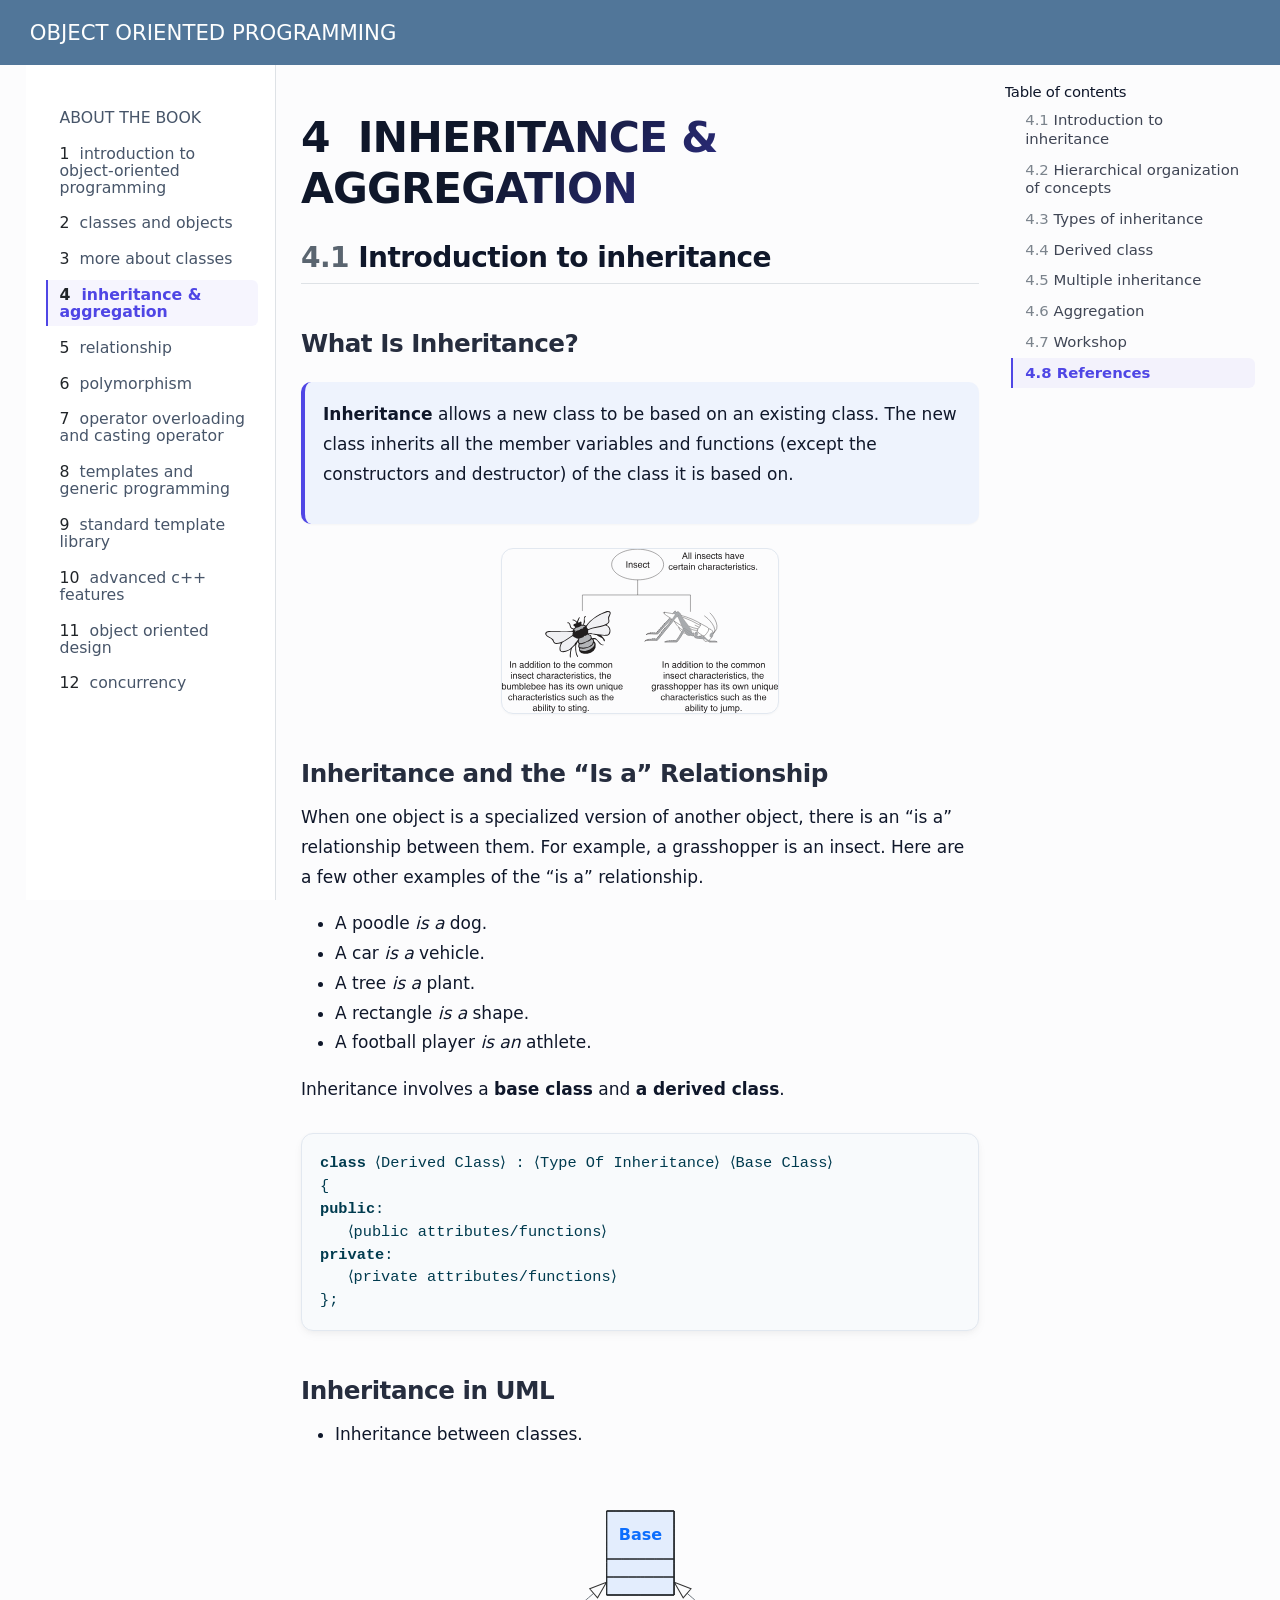
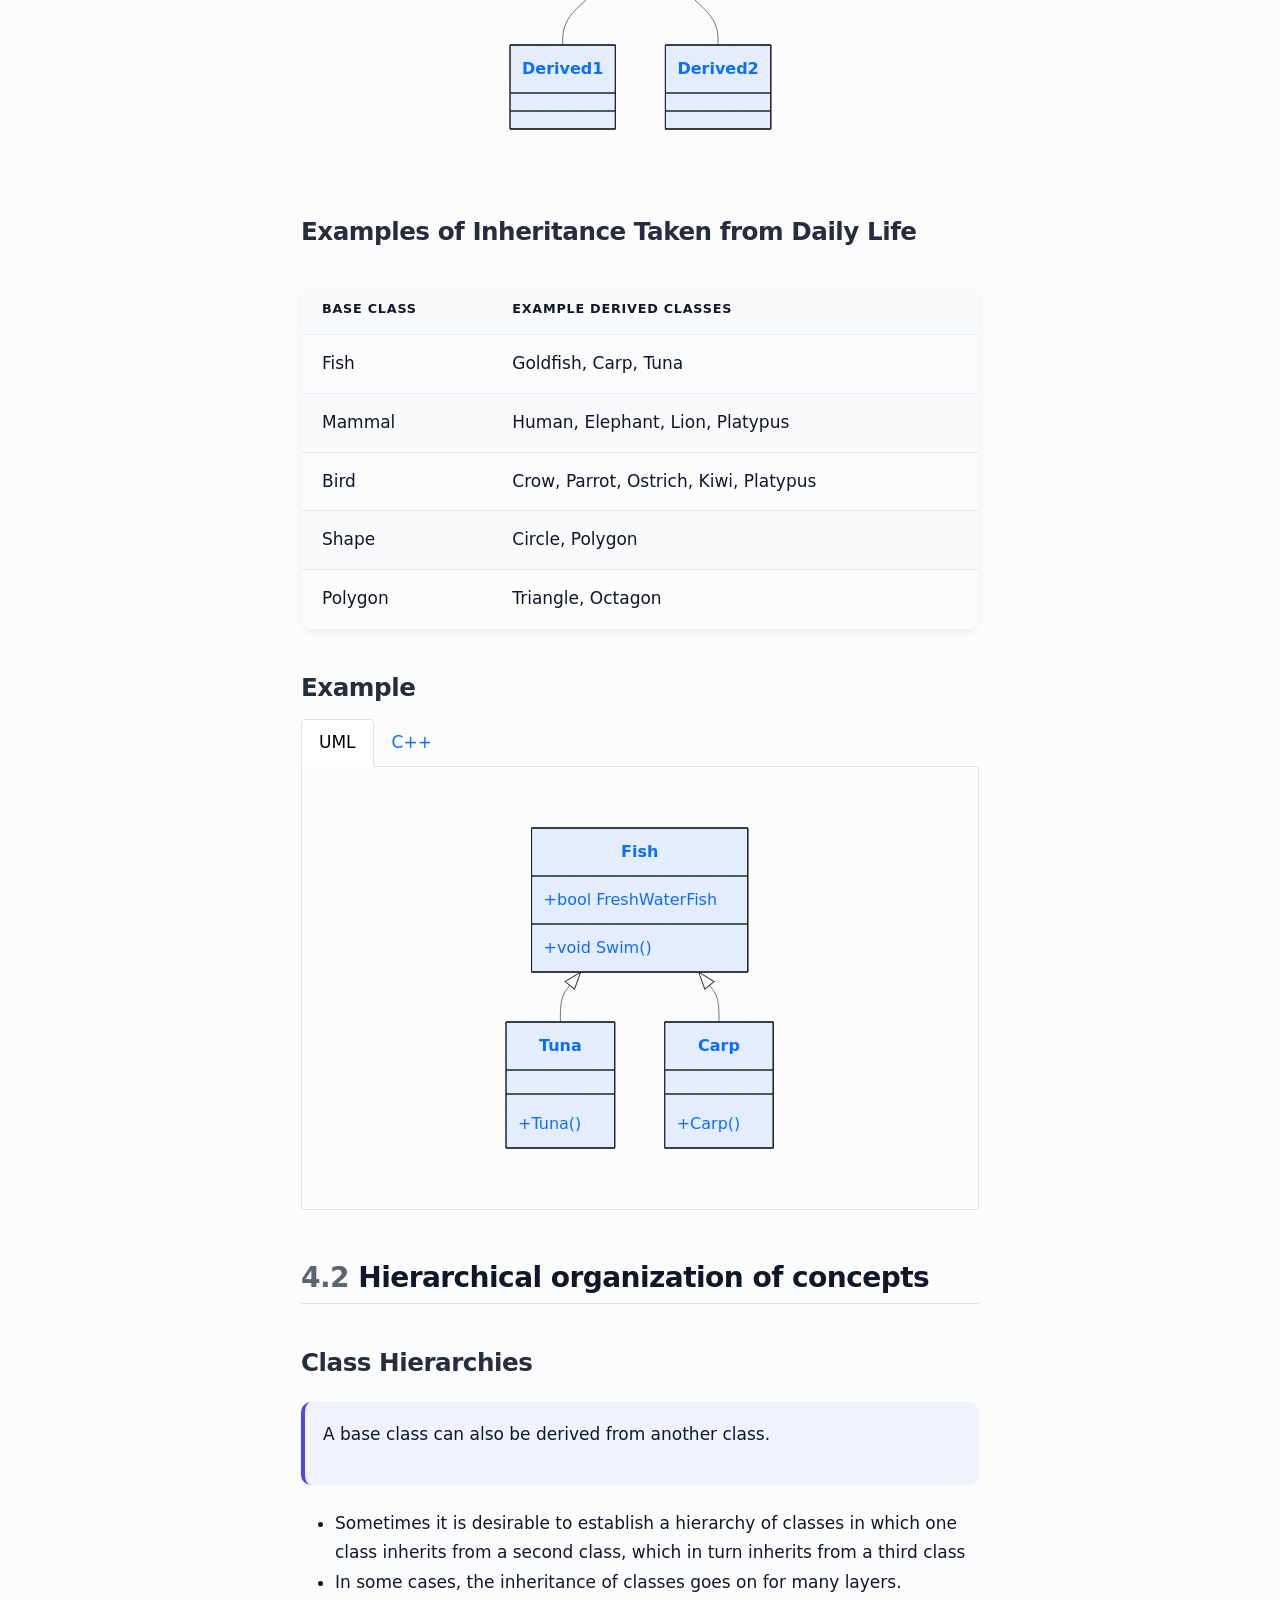
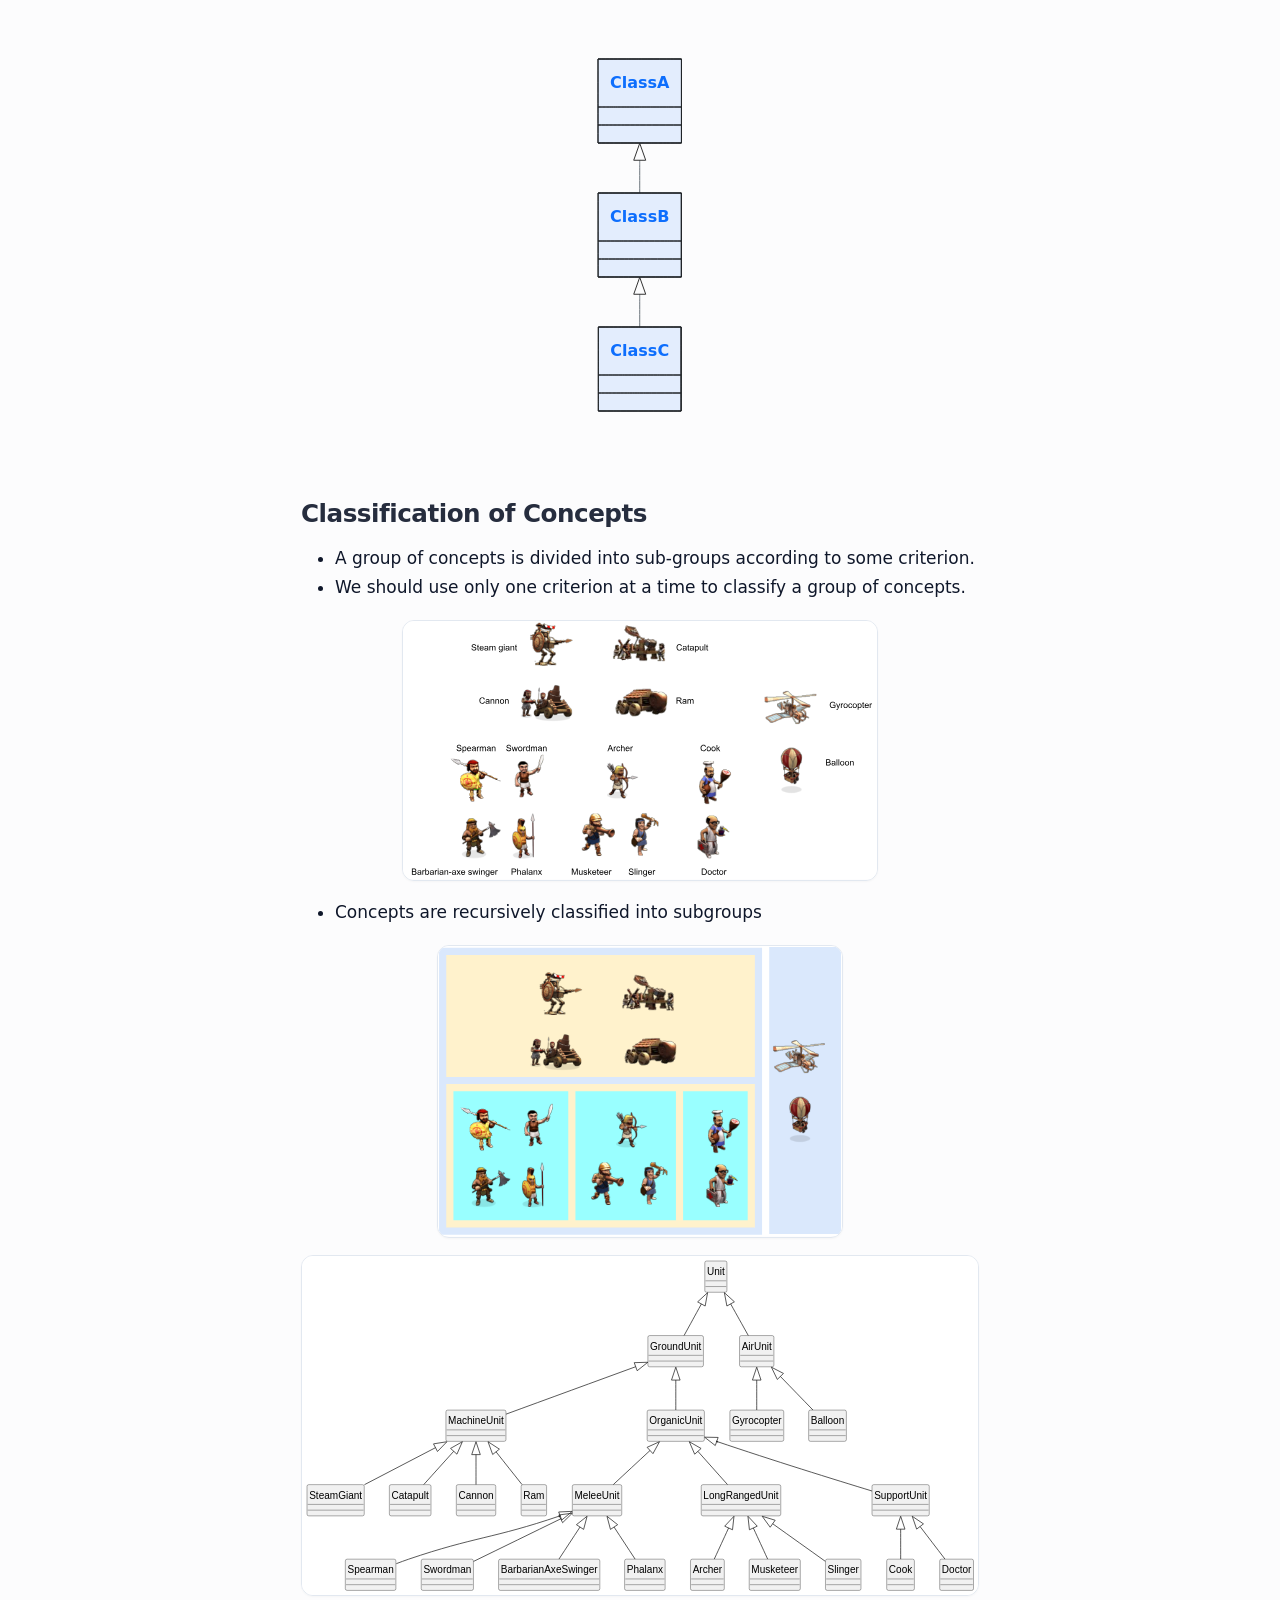
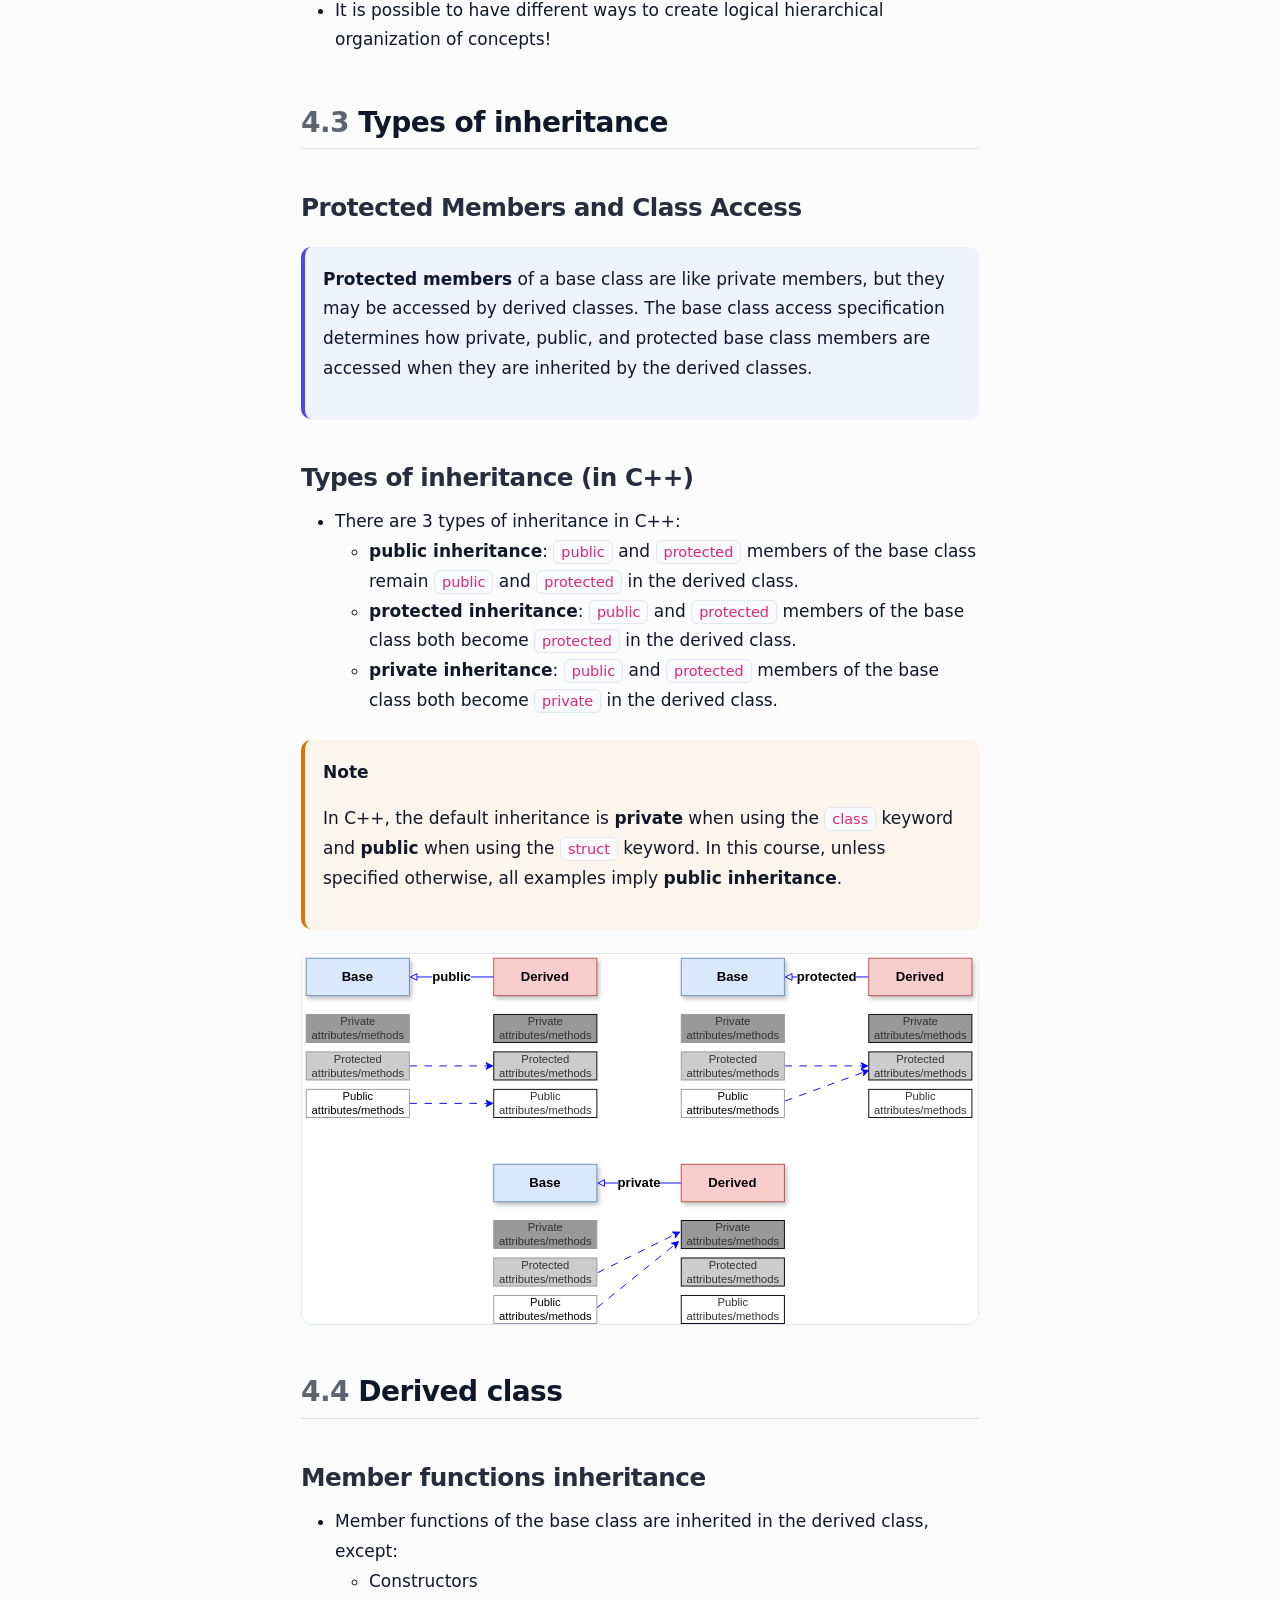
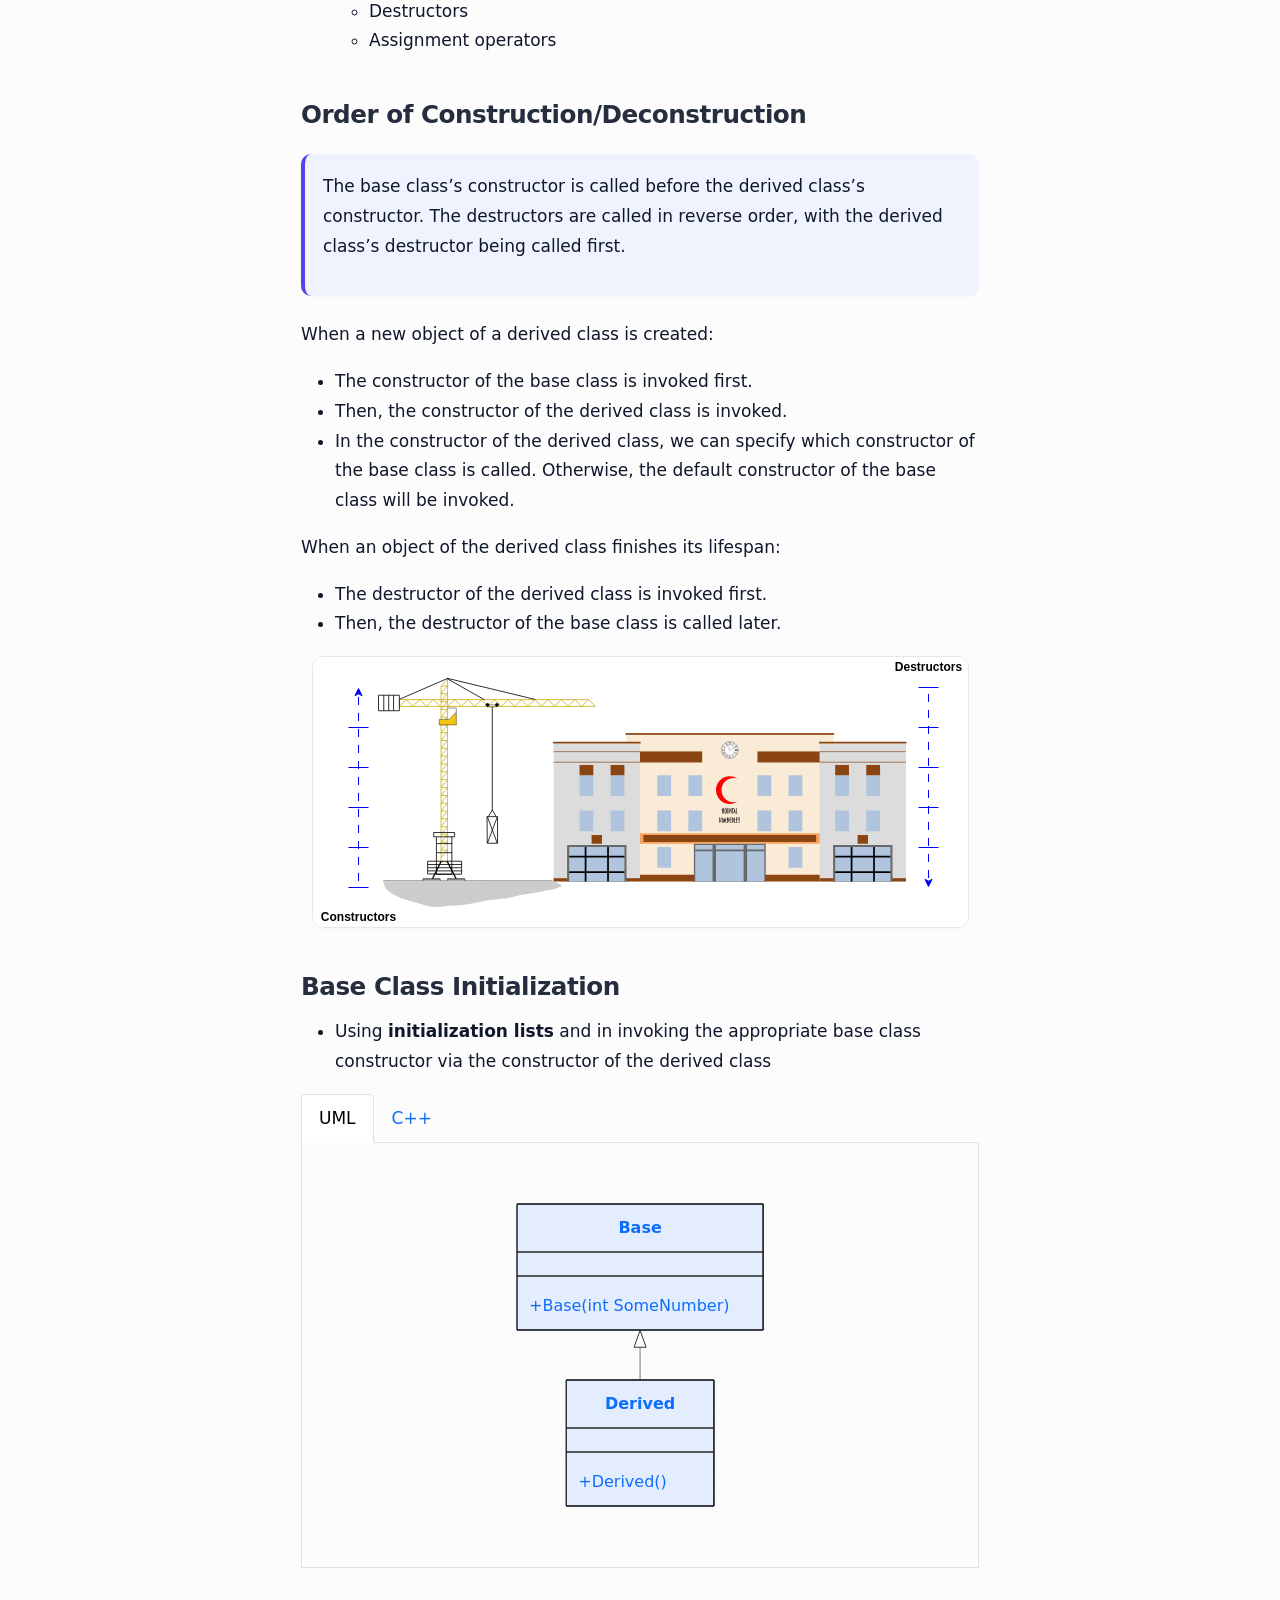
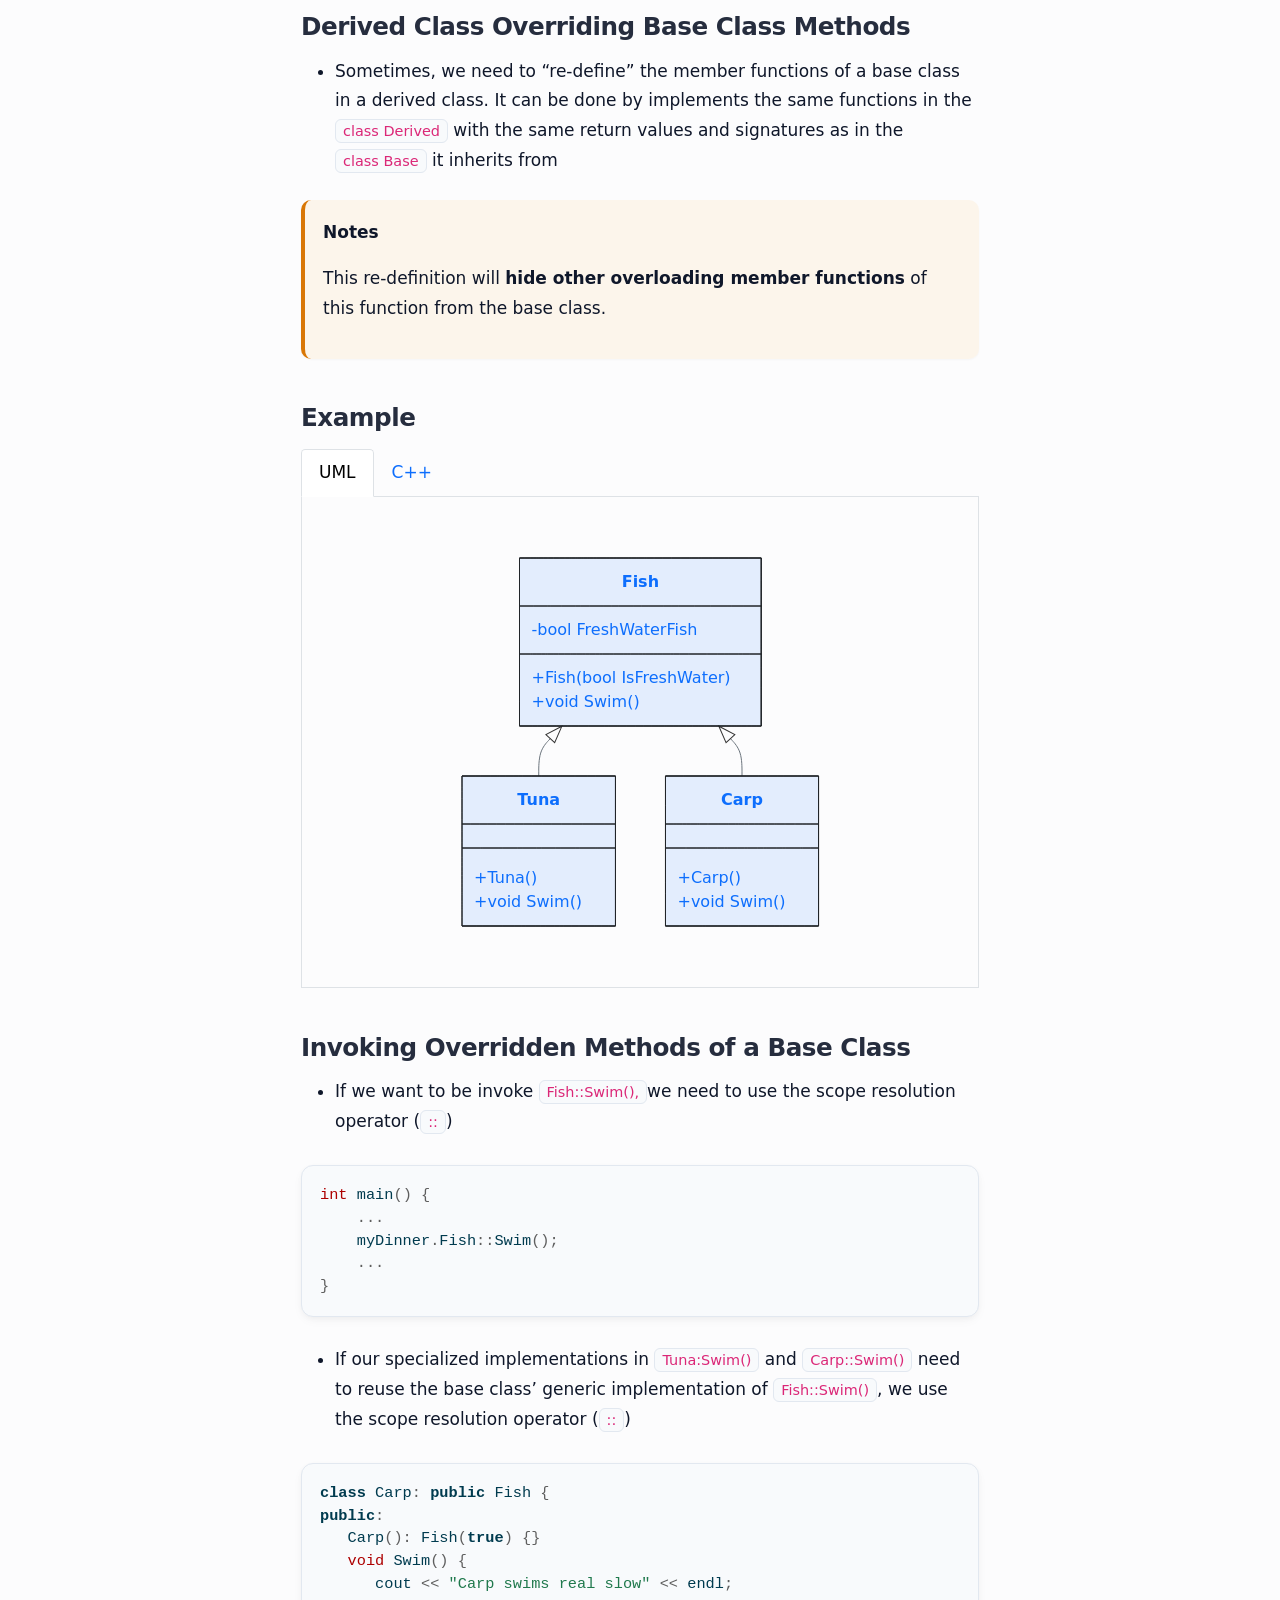
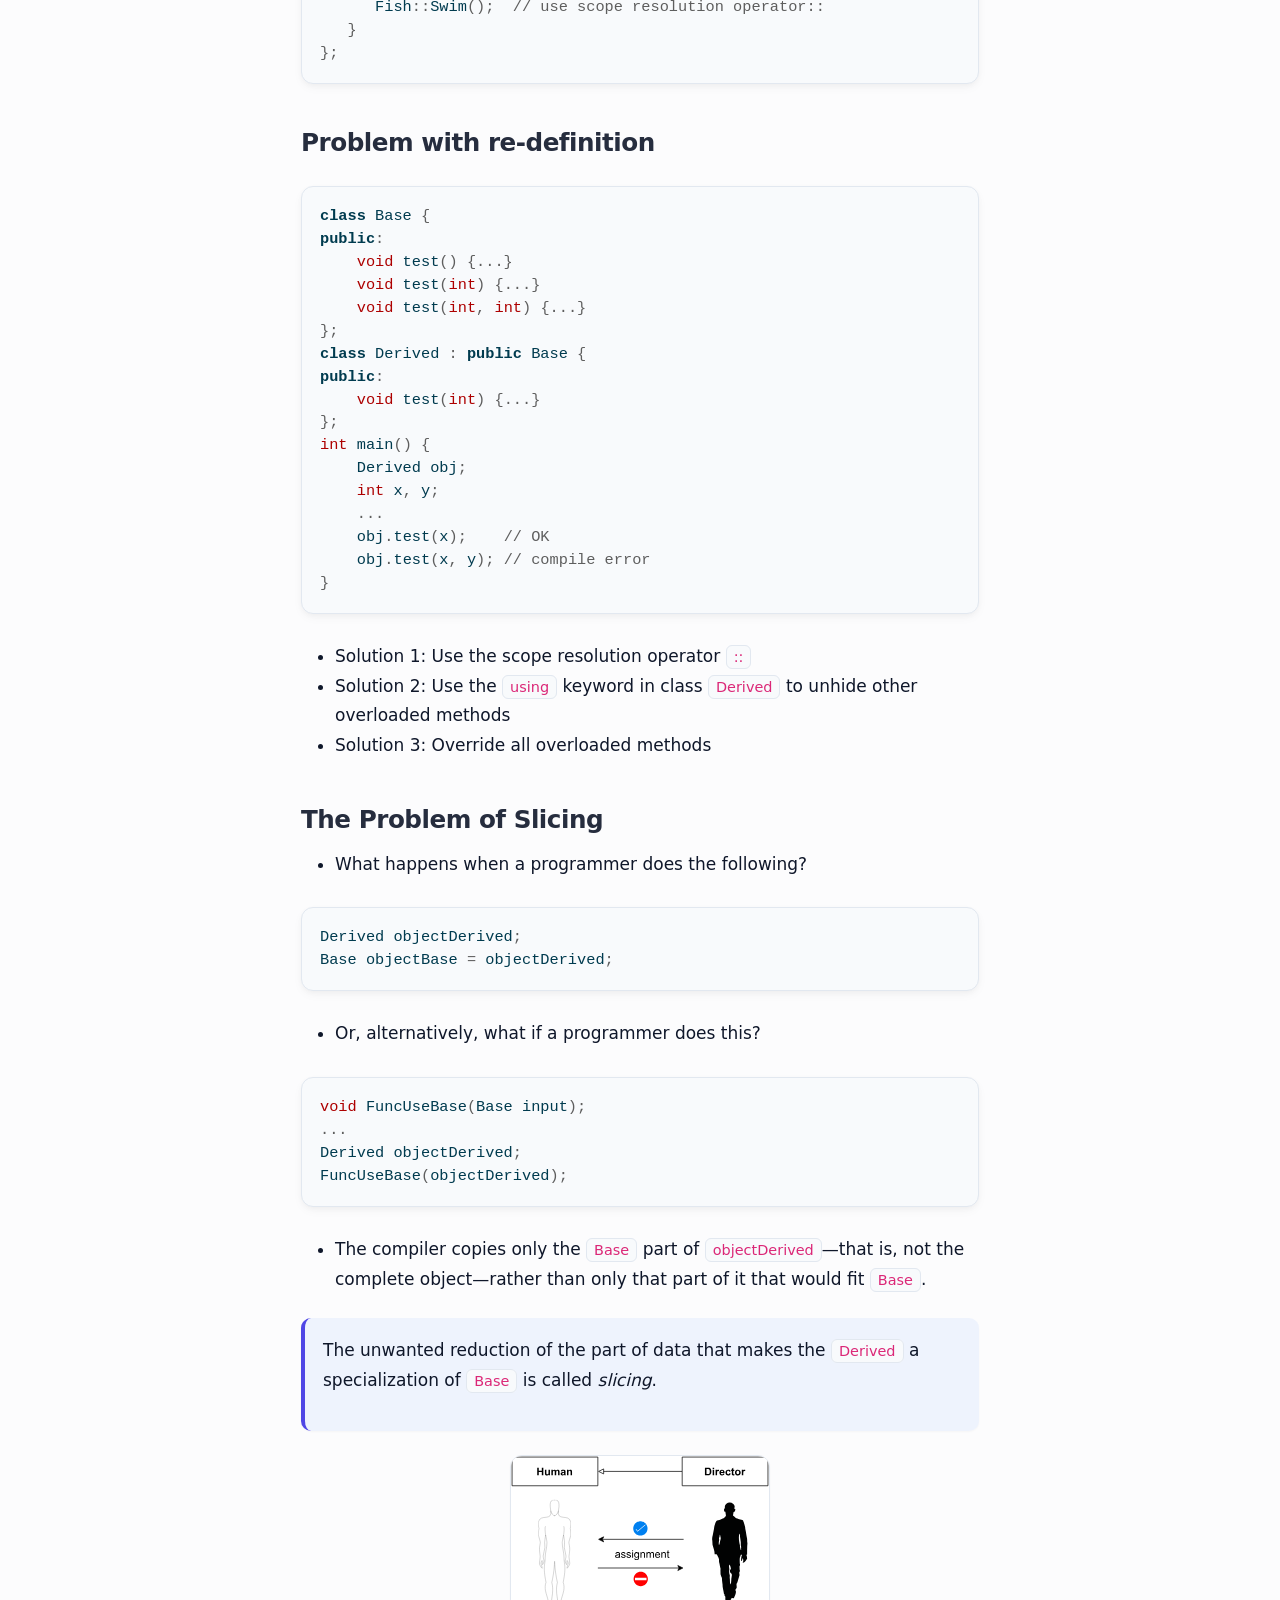
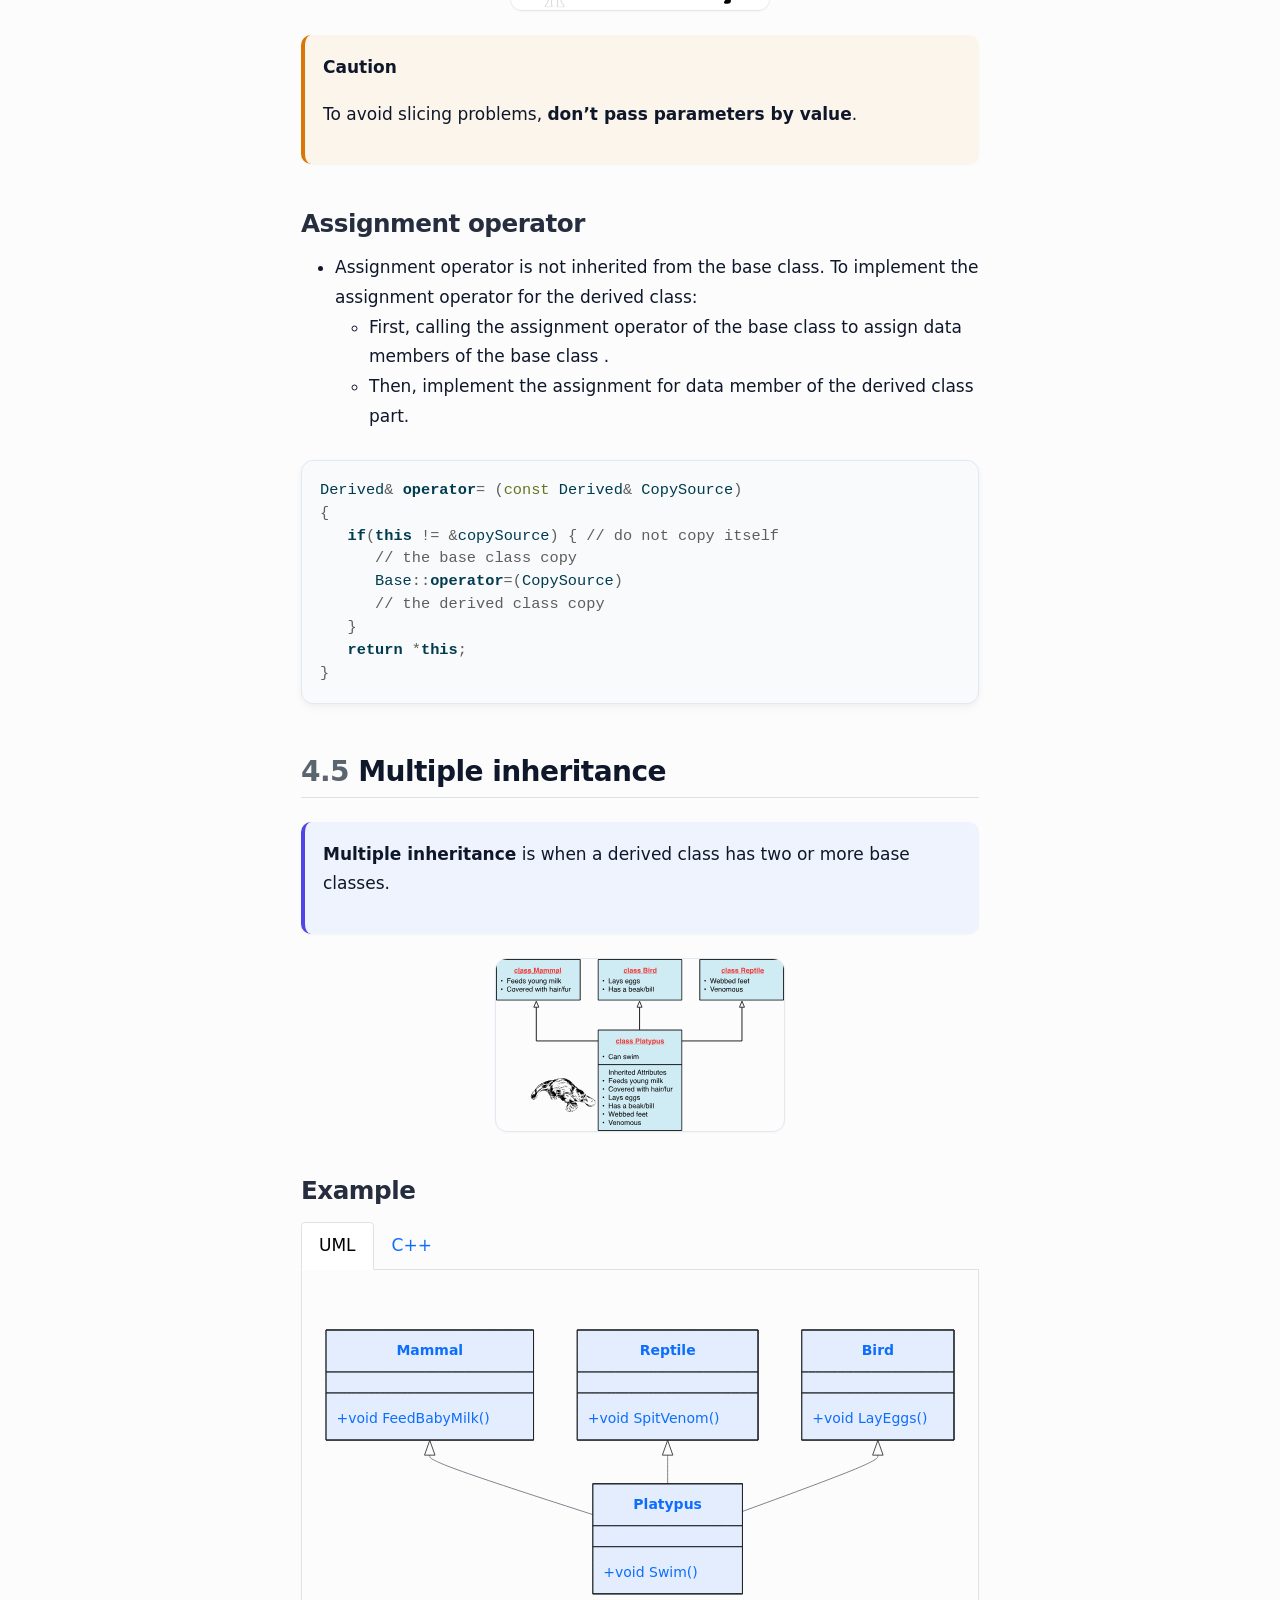
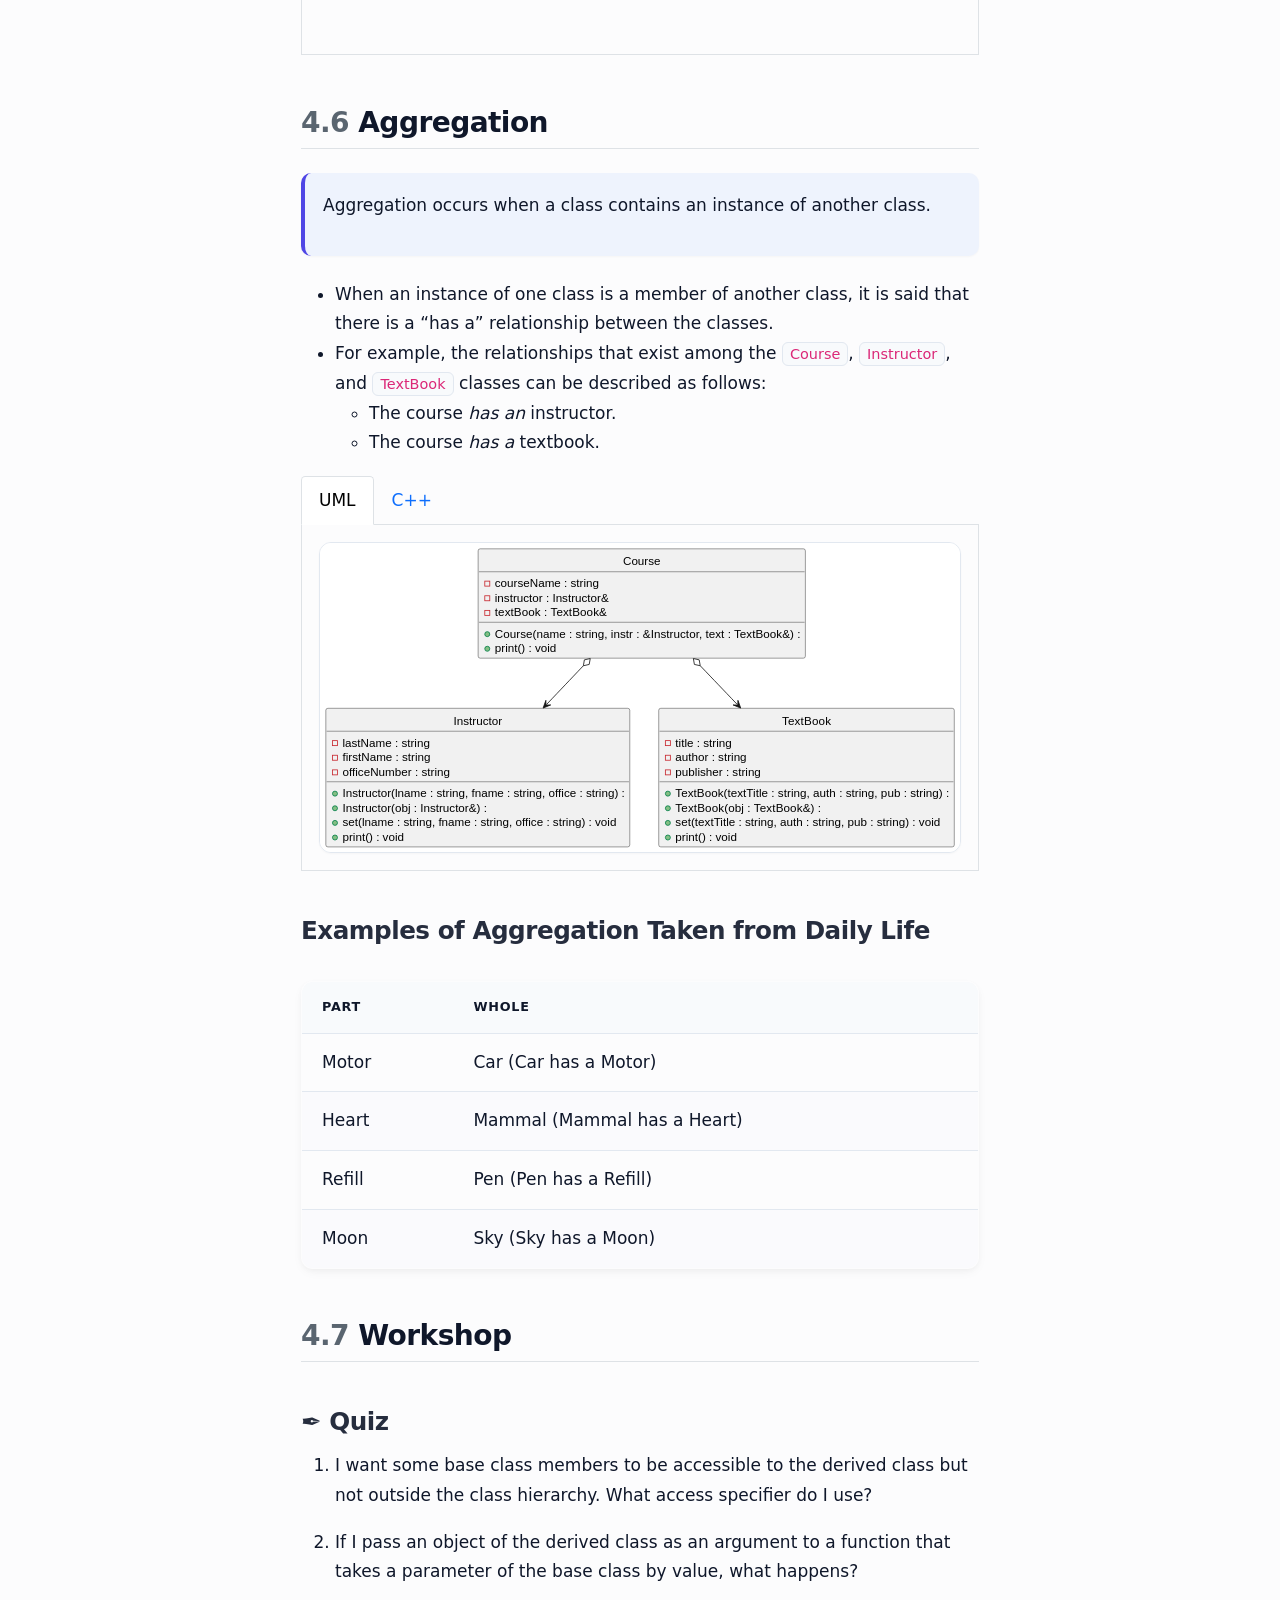
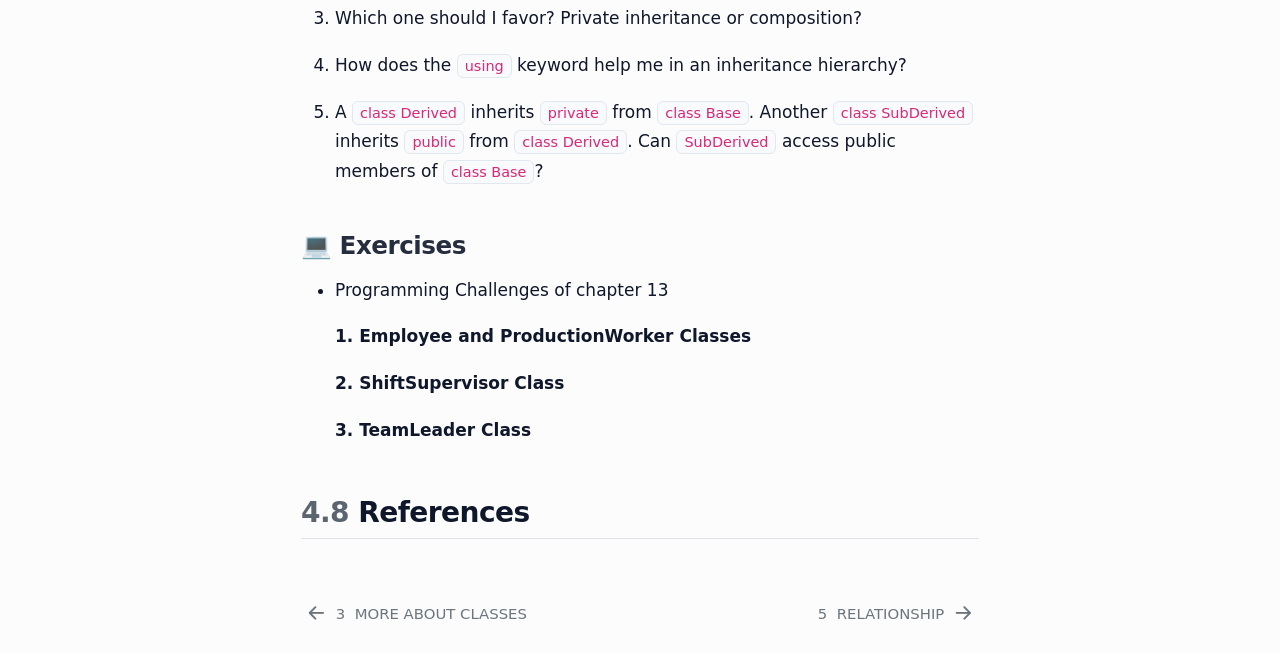
<file: lect03-inheritance.html>
<!DOCTYPE html>
<html xmlns="http://www.w3.org/1999/xhtml" lang="en" xml:lang="en"><head>

<meta charset="utf-8">
<meta name="generator" content="quarto-1.10.18">

<meta name="viewport" content="width=device-width, initial-scale=1.0, user-scalable=yes">


<title>4&nbsp; INHERITANCE &amp; AGGREGATION – OBJECT ORIENTED PROGRAMMING</title>
<style>
/* Default styles provided by pandoc.
** See https://pandoc.org/MANUAL.html#variables-for-html for config info.
*/
span.smallcaps{font-variant: small-caps;}
div.columns{display: flex; gap: 1.5em;}
div.column{flex: auto;}
@media screen {
div.columns{gap: min(4vw, 1.5em);}
div.column{overflow-x: auto;}
}
div.hanging-indent{margin-left: 1.5em; text-indent: -1.5em;}
ul.task-list{list-style: none;}
ul.task-list li input[type="checkbox"] {
  width: 0.8em;
  margin: 0 0.8em 0.2em -1em; /* quarto-specific, see https://github.com/quarto-dev/quarto-cli/issues/4556 */ 
  vertical-align: middle;
}
/* CSS for syntax highlighting */
html { -webkit-text-size-adjust: 100%; }
pre > code.sourceCode { white-space: pre; position: relative; }
pre > code.sourceCode > span { display: inline-block; line-height: 1.25; }
pre > code.sourceCode > span:empty { height: 1.2em; }
.sourceCode { overflow: visible; }
code.sourceCode > span { color: inherit; text-decoration: inherit; }
div.sourceCode { margin: 1em 0; }
pre.sourceCode { margin: 0; }
@media screen {
div.sourceCode { overflow: auto; }
}
@media print {
pre > code.sourceCode { white-space: pre-wrap; }
pre > code.sourceCode > span { text-indent: -5em; padding-left: 5em; }
}
pre.numberSource code
  { counter-reset: source-line 0; }
pre.numberSource code > span
  { position: relative; left: -4em; counter-increment: source-line; }
pre.numberSource code > span > a:first-child::before
  { content: counter(source-line);
    position: relative; left: -1em; text-align: right; vertical-align: baseline;
    border: none; display: inline-block;
    -webkit-touch-callout: none; -webkit-user-select: none;
    -khtml-user-select: none; -moz-user-select: none;
    -ms-user-select: none; user-select: none;
    padding: 0 4px; width: 4em;
  }
pre.numberSource { margin-left: 3em;  padding-left: 4px; }
div.sourceCode
  {   }
@media screen {
pre > code.sourceCode > span > a:first-child::before { text-decoration: underline; }
}
</style>


<script src="site_libs/quarto-nav/quarto-nav.js"></script>
<script src="site_libs/quarto-nav/headroom.min.js"></script>
<script src="site_libs/clipboard/clipboard.min.js"></script>
<script src="site_libs/quarto-search/autocomplete.umd.js"></script>
<script src="site_libs/quarto-search/fuse.min.js"></script>
<script src="site_libs/quarto-search/quarto-search.js"></script>
<meta name="quarto:offset" content="./">
<link href="./lect03-relationship.html" rel="next">
<link href="./lect02-class-2.html" rel="prev">
<script src="site_libs/quarto-html/quarto.js" type="module"></script>
<script src="site_libs/quarto-html/tabsets/tabsets.js" type="module"></script>
<script src="site_libs/quarto-html/popper.min.js"></script>
<script src="site_libs/quarto-html/tippy.umd.min.js"></script>
<script src="site_libs/quarto-html/anchor.min.js"></script>
<link href="site_libs/quarto-html/tippy.css" rel="stylesheet">
<link href="site_libs/quarto-html/quarto-syntax-highlighting-64a204ab8560d761af7679ceaba22944.css" rel="stylesheet" id="quarto-text-highlighting-styles">
<script src="site_libs/bootstrap/bootstrap.min.js"></script>
<link href="site_libs/bootstrap/bootstrap-icons.css" rel="stylesheet">
<link href="site_libs/bootstrap/bootstrap-3e5f0145640a6fc0772bb9b0cfbf312e.min.css" rel="stylesheet" append-hash="true" id="quarto-bootstrap" data-mode="light">
<script id="quarto-search-options" type="application/json">{
  "location": "navbar",
  "copy-button": false,
  "collapse-after": 3,
  "panel-placement": "end",
  "type": "overlay",
  "limit": 50,
  "keyboard-shortcut": [
    "f",
    "/",
    "s"
  ],
  "show-item-context": false,
  "language": {
    "search-no-results-text": "No results",
    "search-matching-documents-text": "matching documents",
    "search-copy-link-title": "Copy link to search",
    "search-hide-matches-text": "Hide additional matches",
    "search-more-match-text": "more match in this document",
    "search-more-matches-text": "more matches in this document",
    "search-clear-button-title": "Clear",
    "search-text-placeholder": "",
    "search-detached-cancel-button-title": "Cancel",
    "search-submit-button-title": "Submit",
    "search-label": "Search"
  }
}</script>
<script src="site_libs/quarto-diagram/mermaid.min.js"></script>
<script src="site_libs/quarto-diagram/mermaid-init.js"></script>
<link href="site_libs/quarto-diagram/mermaid.css" rel="stylesheet">


<link rel="stylesheet" href="theme.css">
</head>

<body class="nav-sidebar floating nav-fixed quarto-light">

<div id="quarto-search-results"></div>
  <header id="quarto-header" class="headroom fixed-top">
    <nav class="navbar navbar-expand-lg " data-bs-theme="dark">
      <div class="navbar-container container-fluid">
      <div class="navbar-brand-container mx-auto">
    <a class="navbar-brand" href="./index.html">
    <span class="navbar-title">OBJECT ORIENTED PROGRAMMING</span>
    </a>
  </div>
        <div class="quarto-navbar-tools tools-end">
</div>
      </div> <!-- /container-fluid -->
    </nav>
  <nav class="quarto-secondary-nav">
    <div class="container-fluid d-flex">
      <button type="button" class="quarto-btn-toggle btn" data-bs-toggle="collapse" role="button" data-bs-target=".quarto-sidebar-collapse-item" aria-controls="quarto-sidebar" aria-expanded="false" aria-label="Toggle sidebar navigation" onclick="if (window.quartoToggleHeadroom) { window.quartoToggleHeadroom(); }">
        <i class="bi bi-layout-text-sidebar-reverse"></i>
      </button>
        <nav class="quarto-page-breadcrumbs" aria-label="breadcrumb"><ol class="breadcrumb"><li class="breadcrumb-item"><a href="./lect03-inheritance.html"><span class="chapter-number">4</span>&nbsp; <span class="chapter-title">INHERITANCE &amp; AGGREGATION</span></a></li></ol></nav>
        <a class="flex-grow-1" role="navigation" data-bs-toggle="collapse" data-bs-target=".quarto-sidebar-collapse-item" aria-controls="quarto-sidebar" aria-expanded="false" aria-label="Toggle sidebar navigation" onclick="if (window.quartoToggleHeadroom) { window.quartoToggleHeadroom(); }">      
        </a>
    </div>
  </nav>
</header>
<!-- content -->
<div id="quarto-content" class="quarto-container page-columns page-rows-contents page-layout-article page-navbar">
<!-- sidebar -->
  <nav id="quarto-sidebar" class="sidebar collapse collapse-horizontal quarto-sidebar-collapse-item sidebar-navigation floating overflow-auto">
    <div class="sidebar-menu-container"> 
    <ul class="list-unstyled mt-1">
        <li class="sidebar-item">
  <div class="sidebar-item-container"> 
  <a href="./index.html" class="sidebar-item-text sidebar-link">
 <span class="menu-text">About the book</span></a>
  </div>
</li>
        <li class="sidebar-item">
  <div class="sidebar-item-container"> 
  <a href="./lect01-introduction.html" class="sidebar-item-text sidebar-link">
 <span class="menu-text"><span class="chapter-number">1</span>&nbsp; <span class="chapter-title">INTRODUCTION TO OBJECT-ORIENTED PROGRAMMING</span></span></a>
  </div>
</li>
        <li class="sidebar-item">
  <div class="sidebar-item-container"> 
  <a href="./lect02-class.html" class="sidebar-item-text sidebar-link">
 <span class="menu-text"><span class="chapter-number">2</span>&nbsp; <span class="chapter-title">CLASSES AND OBJECTS</span></span></a>
  </div>
</li>
        <li class="sidebar-item">
  <div class="sidebar-item-container"> 
  <a href="./lect02-class-2.html" class="sidebar-item-text sidebar-link">
 <span class="menu-text"><span class="chapter-number">3</span>&nbsp; <span class="chapter-title">MORE ABOUT CLASSES</span></span></a>
  </div>
</li>
        <li class="sidebar-item">
  <div class="sidebar-item-container"> 
  <a href="./lect03-inheritance.html" class="sidebar-item-text sidebar-link active">
 <span class="menu-text"><span class="chapter-number">4</span>&nbsp; <span class="chapter-title">INHERITANCE &amp; AGGREGATION</span></span></a>
  </div>
</li>
        <li class="sidebar-item">
  <div class="sidebar-item-container"> 
  <a href="./lect03-relationship.html" class="sidebar-item-text sidebar-link">
 <span class="menu-text"><span class="chapter-number">5</span>&nbsp; <span class="chapter-title">RELATIONSHIP</span></span></a>
  </div>
</li>
        <li class="sidebar-item">
  <div class="sidebar-item-container"> 
  <a href="./lect04-polymorphism.html" class="sidebar-item-text sidebar-link">
 <span class="menu-text"><span class="chapter-number">6</span>&nbsp; <span class="chapter-title">POLYMORPHISM</span></span></a>
  </div>
</li>
        <li class="sidebar-item">
  <div class="sidebar-item-container"> 
  <a href="./lect05-operator.html" class="sidebar-item-text sidebar-link">
 <span class="menu-text"><span class="chapter-number">7</span>&nbsp; <span class="chapter-title">OPERATOR OVERLOADING AND CASTING OPERATOR</span></span></a>
  </div>
</li>
        <li class="sidebar-item">
  <div class="sidebar-item-container"> 
  <a href="./lect06-template.html" class="sidebar-item-text sidebar-link">
 <span class="menu-text"><span class="chapter-number">8</span>&nbsp; <span class="chapter-title">TEMPLATES AND GENERIC PROGRAMMING</span></span></a>
  </div>
</li>
        <li class="sidebar-item">
  <div class="sidebar-item-container"> 
  <a href="./lect07-stl.html" class="sidebar-item-text sidebar-link">
 <span class="menu-text"><span class="chapter-number">9</span>&nbsp; <span class="chapter-title">STANDARD TEMPLATE LIBRARY</span></span></a>
  </div>
</li>
        <li class="sidebar-item">
  <div class="sidebar-item-container"> 
  <a href="./lect08-advanced.html" class="sidebar-item-text sidebar-link">
 <span class="menu-text"><span class="chapter-number">10</span>&nbsp; <span class="chapter-title">ADVANCED C++ FEATURES</span></span></a>
  </div>
</li>
        <li class="sidebar-item">
  <div class="sidebar-item-container"> 
  <a href="./lect09-design.html" class="sidebar-item-text sidebar-link">
 <span class="menu-text"><span class="chapter-number">11</span>&nbsp; <span class="chapter-title">Object Oriented Design</span></span></a>
  </div>
</li>
        <li class="sidebar-item">
  <div class="sidebar-item-container"> 
  <a href="./lect10-concurrency.html" class="sidebar-item-text sidebar-link">
 <span class="menu-text"><span class="chapter-number">12</span>&nbsp; <span class="chapter-title">CONCURRENCY</span></span></a>
  </div>
</li>
    </ul>
    </div>
</nav>
<div id="quarto-sidebar-glass" class="quarto-sidebar-collapse-item" data-bs-toggle="collapse" data-bs-target=".quarto-sidebar-collapse-item"></div>
<!-- margin-sidebar -->
    <div id="quarto-margin-sidebar" class="sidebar margin-sidebar">
        <nav id="TOC" role="doc-toc" class="toc-active">
    <h2 id="toc-title">Table of contents</h2>
   
  <ul>
  <li><a href="#introduction-to-inheritance" id="toc-introduction-to-inheritance" class="nav-link active" data-scroll-target="#introduction-to-inheritance"><span class="header-section-number">4.1</span> Introduction to inheritance</a>
  <ul class="collapse">
  <li><a href="#what-is-inheritance" id="toc-what-is-inheritance" class="nav-link" data-scroll-target="#what-is-inheritance">What Is Inheritance?</a></li>
  <li><a href="#inheritance-and-the-is-a-relationship" id="toc-inheritance-and-the-is-a-relationship" class="nav-link" data-scroll-target="#inheritance-and-the-is-a-relationship">Inheritance and the “Is a” Relationship</a></li>
  <li><a href="#inheritance-in-uml" id="toc-inheritance-in-uml" class="nav-link" data-scroll-target="#inheritance-in-uml">Inheritance in UML</a></li>
  <li><a href="#examples-of-inheritance-taken-from-daily-life" id="toc-examples-of-inheritance-taken-from-daily-life" class="nav-link" data-scroll-target="#examples-of-inheritance-taken-from-daily-life">Examples of Inheritance Taken from Daily Life</a></li>
  <li><a href="#example" id="toc-example" class="nav-link" data-scroll-target="#example">Example</a></li>
  </ul></li>
  <li><a href="#hierarchical-organization-of-concepts" id="toc-hierarchical-organization-of-concepts" class="nav-link" data-scroll-target="#hierarchical-organization-of-concepts"><span class="header-section-number">4.2</span> Hierarchical organization of concepts</a>
  <ul class="collapse">
  <li><a href="#class-hierarchies" id="toc-class-hierarchies" class="nav-link" data-scroll-target="#class-hierarchies">Class Hierarchies</a></li>
  <li><a href="#classification-of-concepts" id="toc-classification-of-concepts" class="nav-link" data-scroll-target="#classification-of-concepts">Classification of Concepts</a></li>
  </ul></li>
  <li><a href="#types-of-inheritance" id="toc-types-of-inheritance" class="nav-link" data-scroll-target="#types-of-inheritance"><span class="header-section-number">4.3</span> Types of inheritance</a>
  <ul class="collapse">
  <li><a href="#protected-members-and-class-access" id="toc-protected-members-and-class-access" class="nav-link" data-scroll-target="#protected-members-and-class-access">Protected Members and Class Access</a></li>
  <li><a href="#types-of-inheritance-in-c" id="toc-types-of-inheritance-in-c" class="nav-link" data-scroll-target="#types-of-inheritance-in-c">Types of inheritance (in C++)</a></li>
  </ul></li>
  <li><a href="#derived-class" id="toc-derived-class" class="nav-link" data-scroll-target="#derived-class"><span class="header-section-number">4.4</span> Derived class</a>
  <ul class="collapse">
  <li><a href="#member-functions-inheritance" id="toc-member-functions-inheritance" class="nav-link" data-scroll-target="#member-functions-inheritance">Member functions inheritance</a></li>
  <li><a href="#order-of-constructiondeconstruction" id="toc-order-of-constructiondeconstruction" class="nav-link" data-scroll-target="#order-of-constructiondeconstruction">Order of Construction/Deconstruction</a></li>
  <li><a href="#base-class-initialization" id="toc-base-class-initialization" class="nav-link" data-scroll-target="#base-class-initialization">Base Class Initialization</a></li>
  <li><a href="#derived-class-overriding-base-class-methods" id="toc-derived-class-overriding-base-class-methods" class="nav-link" data-scroll-target="#derived-class-overriding-base-class-methods">Derived Class Overriding Base Class Methods</a></li>
  <li><a href="#example-1" id="toc-example-1" class="nav-link" data-scroll-target="#example-1">Example</a></li>
  <li><a href="#invoking-overridden-methods-of-a-base-class" id="toc-invoking-overridden-methods-of-a-base-class" class="nav-link" data-scroll-target="#invoking-overridden-methods-of-a-base-class">Invoking Overridden Methods of a Base Class</a></li>
  <li><a href="#problem-with-re-definition" id="toc-problem-with-re-definition" class="nav-link" data-scroll-target="#problem-with-re-definition">Problem with re-definition</a></li>
  <li><a href="#the-problem-of-slicing" id="toc-the-problem-of-slicing" class="nav-link" data-scroll-target="#the-problem-of-slicing">The Problem of Slicing</a></li>
  <li><a href="#assignment-operator" id="toc-assignment-operator" class="nav-link" data-scroll-target="#assignment-operator">Assignment operator</a></li>
  </ul></li>
  <li><a href="#multiple-inheritance" id="toc-multiple-inheritance" class="nav-link" data-scroll-target="#multiple-inheritance"><span class="header-section-number">4.5</span> Multiple inheritance</a>
  <ul class="collapse">
  <li><a href="#example-2" id="toc-example-2" class="nav-link" data-scroll-target="#example-2">Example</a></li>
  </ul></li>
  <li><a href="#aggregation" id="toc-aggregation" class="nav-link" data-scroll-target="#aggregation"><span class="header-section-number">4.6</span> Aggregation</a>
  <ul class="collapse">
  <li><a href="#examples-of-aggregation-taken-from-daily-life" id="toc-examples-of-aggregation-taken-from-daily-life" class="nav-link" data-scroll-target="#examples-of-aggregation-taken-from-daily-life">Examples of Aggregation Taken from Daily Life</a></li>
  </ul></li>
  <li><a href="#workshop" id="toc-workshop" class="nav-link" data-scroll-target="#workshop"><span class="header-section-number">4.7</span> Workshop</a>
  <ul class="collapse">
  <li><a href="#quiz" id="toc-quiz" class="nav-link" data-scroll-target="#quiz">✒ Quiz</a></li>
  <li><a href="#exercises" id="toc-exercises" class="nav-link" data-scroll-target="#exercises">💻 Exercises</a></li>
  </ul></li>
  <li><a href="#references" id="toc-references" class="nav-link" data-scroll-target="#references"><span class="header-section-number">4.8</span> References</a></li>
  </ul>
</nav>
    </div>
<!-- main -->
<main class="content" id="quarto-document-content">

<header id="title-block-header" class="quarto-title-block default">
<div class="quarto-title">
<h1 class="title"><span class="chapter-number">4</span>&nbsp; <span class="chapter-title">INHERITANCE &amp; AGGREGATION</span></h1>
</div>



<div class="quarto-title-meta">

    
  
    
  </div>
  


</header>


<section id="introduction-to-inheritance" class="level2" data-number="4.1">
<h2 data-number="4.1" class="anchored" data-anchor-id="introduction-to-inheritance"><span class="header-section-number">4.1</span> Introduction to inheritance</h2>
<section id="what-is-inheritance" class="level3">
<h3 class="anchored" data-anchor-id="what-is-inheritance">What Is Inheritance?</h3>
<div class="definition">
<p><strong>Inheritance</strong> allows a new class to be based on an existing class. The new class inherits all the member variables and functions (except the constructors and destructor) of the class it is based on.</p>
</div>
<p><img src="figures/figure15.1.svg" class="img-fluid"></p>
</section>
<section id="inheritance-and-the-is-a-relationship" class="level3">
<h3 class="anchored" data-anchor-id="inheritance-and-the-is-a-relationship">Inheritance and the “Is a” Relationship</h3>
<p>When one object is a specialized version of another object, there is an “is a” relationship between them. For example, a grasshopper is an insect. Here are a few other examples of the “is a” relationship.</p>
<ul>
<li>A poodle <em>is a</em> dog.</li>
<li>A car <em>is a</em> vehicle.</li>
<li>A tree <em>is a</em> plant.</li>
<li>A rectangle <em>is a</em> shape.</li>
<li>A football player <em>is an</em> athlete.</li>
</ul>
<p>Inheritance involves a <strong>base class</strong> and <strong>a derived class</strong>.</p>
<div class="code-copy-outer-scaffold"><div class="sourceCode" id="cb1"><pre class="sourceCode pseudo code-with-copy"><code class="sourceCode pseudo"><span id="cb1-1"><a href="#cb1-1" aria-hidden="true" tabindex="-1"></a><span class="kw">class</span> ⟨Derived Class⟩ : ⟨Type Of Inheritance⟩ ⟨Base Class⟩</span>
<span id="cb1-2"><a href="#cb1-2" aria-hidden="true" tabindex="-1"></a>{</span>
<span id="cb1-3"><a href="#cb1-3" aria-hidden="true" tabindex="-1"></a><span class="kw">public</span>:</span>
<span id="cb1-4"><a href="#cb1-4" aria-hidden="true" tabindex="-1"></a>   ⟨public attributes/functions⟩</span>
<span id="cb1-5"><a href="#cb1-5" aria-hidden="true" tabindex="-1"></a><span class="kw">private</span>:</span>
<span id="cb1-6"><a href="#cb1-6" aria-hidden="true" tabindex="-1"></a>   ⟨private attributes/functions⟩</span>
<span id="cb1-7"><a href="#cb1-7" aria-hidden="true" tabindex="-1"></a>};</span></code></pre></div><button title="Copy to Clipboard" class="code-copy-button"><i class="bi"></i></button></div>
</section>
<section id="inheritance-in-uml" class="level3">
<h3 class="anchored" data-anchor-id="inheritance-in-uml">Inheritance in UML</h3>
<ul>
<li>Inheritance between classes.</li>
</ul>
<div class="cell" data-layout-align="default">
<div class="cell-output-display">
<div>
<p></p><figure class="figure"><p></p>
<div>
<pre class="mermaid mermaid-js">classDiagram
   Base &lt;|-- Derived1
   Base &lt;|-- Derived2
</pre>
</div>
<p></p></figure><p></p>
</div>
</div>
</div>
</section>
<section id="examples-of-inheritance-taken-from-daily-life" class="level3">
<h3 class="anchored" data-anchor-id="examples-of-inheritance-taken-from-daily-life">Examples of Inheritance Taken from Daily Life</h3>
<table class="caption-top table">
<thead>
<tr class="header">
<th style="text-align: left;"><strong>Base Class</strong></th>
<th style="text-align: left;"><strong>Example Derived Classes</strong></th>
</tr>
</thead>
<tbody>
<tr class="odd">
<td style="text-align: left;">Fish</td>
<td style="text-align: left;">Goldfish, Carp, Tuna</td>
</tr>
<tr class="even">
<td style="text-align: left;">Mammal</td>
<td style="text-align: left;">Human, Elephant, Lion, Platypus</td>
</tr>
<tr class="odd">
<td style="text-align: left;">Bird</td>
<td style="text-align: left;">Crow, Parrot, Ostrich, Kiwi, Platypus</td>
</tr>
<tr class="even">
<td style="text-align: left;">Shape</td>
<td style="text-align: left;">Circle, Polygon</td>
</tr>
<tr class="odd">
<td style="text-align: left;">Polygon</td>
<td style="text-align: left;">Triangle, Octagon</td>
</tr>
</tbody>
</table>
</section>
<section id="example" class="level3">
<h3 class="anchored" data-anchor-id="example">Example</h3>
<div class="tabset-margin-container"></div><div class="panel-tabset">
<ul class="nav nav-tabs" role="tablist"><li class="nav-item" role="presentation"><a class="nav-link active" id="tabset-1-1-tab" data-bs-toggle="tab" data-bs-target="#tabset-1-1" role="tab" aria-controls="tabset-1-1" aria-selected="true" href="">UML</a></li><li class="nav-item" role="presentation"><a class="nav-link" id="tabset-1-2-tab" data-bs-toggle="tab" data-bs-target="#tabset-1-2" role="tab" aria-controls="tabset-1-2" aria-selected="false" href="">C++</a></li></ul>
<div class="tab-content">
<div id="tabset-1-1" class="tab-pane active" role="tabpanel" aria-labelledby="tabset-1-1-tab">
<div class="cell" data-layout-align="default">
<div class="cell-output-display">
<div>
<p></p><figure class="figure"><p></p>
<div>
<pre class="mermaid mermaid-js">classDiagram
   class Fish {
      +bool FreshWaterFish
      +void Swim()
   }
   class Tuna {
      +Tuna()
   }
   class Carp {
      +Carp()
   }
   Fish &lt;|-- Tuna
   Fish &lt;|-- Carp
</pre>
</div>
<p></p></figure><p></p>
</div>
</div>
</div>
</div>
<div id="tabset-1-2" class="tab-pane" role="tabpanel" aria-labelledby="tabset-1-2-tab">
<div class="code-copy-outer-scaffold"><div class="sourceCode" id="cb2"><pre class="sourceCode cpp code-with-copy"><code class="sourceCode cpp"><span id="cb2-1"><a href="#cb2-1" aria-hidden="true" tabindex="-1"></a><span class="pp">#include </span><span class="im">&lt;iostream&gt;</span></span>
<span id="cb2-2"><a href="#cb2-2" aria-hidden="true" tabindex="-1"></a><span class="kw">using</span> <span class="kw">namespace</span> std<span class="op">;</span></span>
<span id="cb2-3"><a href="#cb2-3" aria-hidden="true" tabindex="-1"></a><span class="kw">class</span> Fish <span class="op">{</span></span>
<span id="cb2-4"><a href="#cb2-4" aria-hidden="true" tabindex="-1"></a><span class="kw">public</span><span class="op">:</span></span>
<span id="cb2-5"><a href="#cb2-5" aria-hidden="true" tabindex="-1"></a>   <span class="dt">bool</span> FreshWaterFish<span class="op">;</span></span>
<span id="cb2-6"><a href="#cb2-6" aria-hidden="true" tabindex="-1"></a>   <span class="dt">void</span> Swim<span class="op">()</span> <span class="op">{</span></span>
<span id="cb2-7"><a href="#cb2-7" aria-hidden="true" tabindex="-1"></a>      <span class="cf">if</span> <span class="op">(</span>FreshWaterFish<span class="op">)</span></span>
<span id="cb2-8"><a href="#cb2-8" aria-hidden="true" tabindex="-1"></a>         cout <span class="op">&lt;&lt;</span> <span class="st">"Swims in lake"</span> <span class="op">&lt;&lt;</span> endl<span class="op">;</span></span>
<span id="cb2-9"><a href="#cb2-9" aria-hidden="true" tabindex="-1"></a>      <span class="cf">else</span></span>
<span id="cb2-10"><a href="#cb2-10" aria-hidden="true" tabindex="-1"></a>         cout <span class="op">&lt;&lt;</span> <span class="st">"Swims in sea"</span> <span class="op">&lt;&lt;</span> endl<span class="op">;</span></span>
<span id="cb2-11"><a href="#cb2-11" aria-hidden="true" tabindex="-1"></a>   <span class="op">}</span></span>
<span id="cb2-12"><a href="#cb2-12" aria-hidden="true" tabindex="-1"></a><span class="op">};</span></span>
<span id="cb2-13"><a href="#cb2-13" aria-hidden="true" tabindex="-1"></a><span class="kw">class</span> Tuna<span class="op">:</span> <span class="kw">public</span> Fish <span class="op">{</span></span>
<span id="cb2-14"><a href="#cb2-14" aria-hidden="true" tabindex="-1"></a><span class="kw">public</span><span class="op">:</span></span>
<span id="cb2-15"><a href="#cb2-15" aria-hidden="true" tabindex="-1"></a>   Tuna<span class="op">()</span> <span class="op">{</span></span>
<span id="cb2-16"><a href="#cb2-16" aria-hidden="true" tabindex="-1"></a>      FreshWaterFish <span class="op">=</span> <span class="kw">false</span><span class="op">;</span></span>
<span id="cb2-17"><a href="#cb2-17" aria-hidden="true" tabindex="-1"></a>   <span class="op">}</span></span>
<span id="cb2-18"><a href="#cb2-18" aria-hidden="true" tabindex="-1"></a><span class="op">};</span></span>
<span id="cb2-19"><a href="#cb2-19" aria-hidden="true" tabindex="-1"></a><span class="kw">class</span> Carp<span class="op">:</span> <span class="kw">public</span> Fish <span class="op">{</span></span>
<span id="cb2-20"><a href="#cb2-20" aria-hidden="true" tabindex="-1"></a><span class="kw">public</span><span class="op">:</span></span>
<span id="cb2-21"><a href="#cb2-21" aria-hidden="true" tabindex="-1"></a>   Carp<span class="op">()</span> <span class="op">{</span></span>
<span id="cb2-22"><a href="#cb2-22" aria-hidden="true" tabindex="-1"></a>      FreshWaterFish <span class="op">=</span> <span class="kw">true</span><span class="op">;</span></span>
<span id="cb2-23"><a href="#cb2-23" aria-hidden="true" tabindex="-1"></a>   <span class="op">}</span></span>
<span id="cb2-24"><a href="#cb2-24" aria-hidden="true" tabindex="-1"></a><span class="op">};</span></span>
<span id="cb2-25"><a href="#cb2-25" aria-hidden="true" tabindex="-1"></a><span class="dt">int</span> main<span class="op">()</span> <span class="op">{</span></span>
<span id="cb2-26"><a href="#cb2-26" aria-hidden="true" tabindex="-1"></a>   Carp myLunch<span class="op">;</span></span>
<span id="cb2-27"><a href="#cb2-27" aria-hidden="true" tabindex="-1"></a>   Tuna myDinner<span class="op">;</span></span>
<span id="cb2-28"><a href="#cb2-28" aria-hidden="true" tabindex="-1"></a>   cout <span class="op">&lt;&lt;</span> <span class="st">"Getting my food to swim"</span> <span class="op">&lt;&lt;</span> endl<span class="op">;</span></span>
<span id="cb2-29"><a href="#cb2-29" aria-hidden="true" tabindex="-1"></a>   cout <span class="op">&lt;&lt;</span> <span class="st">"Lunch: "</span><span class="op">;</span></span>
<span id="cb2-30"><a href="#cb2-30" aria-hidden="true" tabindex="-1"></a>   myLunch<span class="op">.</span>Swim<span class="op">();</span></span>
<span id="cb2-31"><a href="#cb2-31" aria-hidden="true" tabindex="-1"></a>   cout <span class="op">&lt;&lt;</span> <span class="st">"Dinner: "</span><span class="op">;</span></span>
<span id="cb2-32"><a href="#cb2-32" aria-hidden="true" tabindex="-1"></a>   myDinner<span class="op">.</span>Swim<span class="op">();</span></span>
<span id="cb2-33"><a href="#cb2-33" aria-hidden="true" tabindex="-1"></a>   <span class="cf">return</span> <span class="dv">0</span><span class="op">;</span></span>
<span id="cb2-34"><a href="#cb2-34" aria-hidden="true" tabindex="-1"></a><span class="op">}</span></span></code></pre></div><button title="Copy to Clipboard" class="code-copy-button"><i class="bi"></i></button></div>
</div>
</div>
</div>
</section>
</section>
<section id="hierarchical-organization-of-concepts" class="level2" data-number="4.2">
<h2 data-number="4.2" class="anchored" data-anchor-id="hierarchical-organization-of-concepts"><span class="header-section-number">4.2</span> Hierarchical organization of concepts</h2>
<section id="class-hierarchies" class="level3">
<h3 class="anchored" data-anchor-id="class-hierarchies">Class Hierarchies</h3>
<div class="definition">
<p>A base class can also be derived from another class.</p>
</div>
<ul>
<li>Sometimes it is desirable to establish a hierarchy of classes in which one class inherits from a second class, which in turn inherits from a third class</li>
<li>In some cases, the inheritance of classes goes on for many layers.</li>
</ul>
<div class="cell" data-layout-align="default">
<div class="cell-output-display">
<div>
<p></p><figure class="figure"><p></p>
<div>
<pre class="mermaid mermaid-js">classDiagram
   ClassA &lt;|-- ClassB
   ClassB &lt;|-- ClassC
</pre>
</div>
<p></p></figure><p></p>
</div>
</div>
</div>
</section>
<section id="classification-of-concepts" class="level3">
<h3 class="anchored" data-anchor-id="classification-of-concepts">Classification of Concepts</h3>
<ul>
<li>A group of concepts is divided into sub-groups according to some criterion.</li>
<li>We should use only one criterion at a time to classify a group of concepts.</li>
</ul>
<p><img src="figures/games-characters.svg" class="img-fluid"></p>
<ul>
<li>Concepts are recursively classified into subgroups</li>
</ul>
<p><img src="figures/games-hier-characters.svg" class="img-fluid"></p>
<img src="lect03-inheritance_files/mediabag/eb83e5f1e8fa4a5fc19b30e892c5fdb7f5bfa7f9.svg" class="img-fluid">
<ul>
<li>It is possible to have different ways to create logical hierarchical organization of concepts!</li>
</ul>
</section>
</section>
<section id="types-of-inheritance" class="level2" data-number="4.3">
<h2 data-number="4.3" class="anchored" data-anchor-id="types-of-inheritance"><span class="header-section-number">4.3</span> Types of inheritance</h2>
<section id="protected-members-and-class-access" class="level3">
<h3 class="anchored" data-anchor-id="protected-members-and-class-access">Protected Members and Class Access</h3>
<div class="definition">
<p><strong>Protected members</strong> of a base class are like private members, but they may be accessed by derived classes. The base class access specification determines how private, public, and protected base class members are accessed when they are inherited by the derived classes.</p>
</div>
</section>
<section id="types-of-inheritance-in-c" class="level3">
<h3 class="anchored" data-anchor-id="types-of-inheritance-in-c">Types of inheritance (in C++)</h3>
<ul>
<li>There are 3 types of inheritance in C++:
<ul>
<li><strong>public inheritance</strong>: <code>public</code> and <code>protected</code> members of the base class remain <code>public</code> and <code>protected</code> in the derived class.</li>
<li><strong>protected inheritance</strong>: <code>public</code> and <code>protected</code> members of the base class both become <code>protected</code> in the derived class.</li>
<li><strong>private inheritance</strong>: <code>public</code> and <code>protected</code> members of the base class both become <code>private</code> in the derived class.</li>
</ul></li>
</ul>
<div class="block">
<p><strong>Note</strong></p>
<p>In C++, the default inheritance is <strong>private</strong> when using the <code>class</code> keyword and <strong>public</strong> when using the <code>struct</code> keyword. In this course, unless specified otherwise, all examples imply <strong>public inheritance</strong>.</p>
</div>
<p><img src="figures/oop-inheritance-types.svg" class="img-fluid"></p>
</section>
</section>
<section id="derived-class" class="level2" data-number="4.4">
<h2 data-number="4.4" class="anchored" data-anchor-id="derived-class"><span class="header-section-number">4.4</span> Derived class</h2>
<section id="member-functions-inheritance" class="level3">
<h3 class="anchored" data-anchor-id="member-functions-inheritance">Member functions inheritance</h3>
<ul>
<li>Member functions of the base class are inherited in the derived class, except:
<ul>
<li>Constructors</li>
<li>Destructors</li>
<li>Assignment operators</li>
</ul></li>
</ul>
</section>
<section id="order-of-constructiondeconstruction" class="level3">
<h3 class="anchored" data-anchor-id="order-of-constructiondeconstruction">Order of Construction/Deconstruction</h3>
<div class="definition">
<p>The base class’s constructor is called before the derived class’s constructor. The destructors are called in reverse order, with the derived class’s destructor being called first.</p>
</div>
<p>When a new object of a derived class is created:</p>
<ul>
<li>The constructor of the base class is invoked first.</li>
<li>Then, the constructor of the derived class is invoked.</li>
<li>In the constructor of the derived class, we can specify which constructor of the base class is called. Otherwise, the default constructor of the base class will be invoked.</li>
</ul>
<p>When an object of the derived class finishes its lifespan:</p>
<ul>
<li>The destructor of the derived class is invoked first.</li>
<li>Then, the destructor of the base class is called later.</li>
</ul>
<p><img src="figures/cons-des.svg" class="img-fluid"></p>
</section>
<section id="base-class-initialization" class="level3">
<h3 class="anchored" data-anchor-id="base-class-initialization">Base Class Initialization</h3>
<ul>
<li>Using <strong>initialization lists</strong> and in invoking the appropriate base class constructor via the constructor of the derived class</li>
</ul>
<div class="tabset-margin-container"></div><div class="panel-tabset">
<ul class="nav nav-tabs" role="tablist"><li class="nav-item" role="presentation"><a class="nav-link active" id="tabset-2-1-tab" data-bs-toggle="tab" data-bs-target="#tabset-2-1" role="tab" aria-controls="tabset-2-1" aria-selected="true" href="">UML</a></li><li class="nav-item" role="presentation"><a class="nav-link" id="tabset-2-2-tab" data-bs-toggle="tab" data-bs-target="#tabset-2-2" role="tab" aria-controls="tabset-2-2" aria-selected="false" href="">C++</a></li></ul>
<div class="tab-content">
<div id="tabset-2-1" class="tab-pane active" role="tabpanel" aria-labelledby="tabset-2-1-tab">
<div class="cell" data-layout-align="default">
<div class="cell-output-display">
<div>
<p></p><figure class="figure"><p></p>
<div>
<pre class="mermaid mermaid-js">classDiagram
   class Base {
      +Base(int SomeNumber)
   }
   class Derived {
      +Derived()
   }
   Base &lt;|-- Derived
</pre>
</div>
<p></p></figure><p></p>
</div>
</div>
</div>
</div>
<div id="tabset-2-2" class="tab-pane" role="tabpanel" aria-labelledby="tabset-2-2-tab">
<div class="code-copy-outer-scaffold"><div class="sourceCode" id="cb3"><pre class="sourceCode cpp code-with-copy"><code class="sourceCode cpp"><span id="cb3-1"><a href="#cb3-1" aria-hidden="true" tabindex="-1"></a><span class="kw">class</span> Base <span class="op">{</span></span>
<span id="cb3-2"><a href="#cb3-2" aria-hidden="true" tabindex="-1"></a><span class="kw">public</span><span class="op">:</span></span>
<span id="cb3-3"><a href="#cb3-3" aria-hidden="true" tabindex="-1"></a>   Base<span class="op">(</span><span class="dt">int</span> SomeNumber<span class="op">)</span> <span class="op">{</span> <span class="co">// overloaded constructor</span></span>
<span id="cb3-4"><a href="#cb3-4" aria-hidden="true" tabindex="-1"></a>      <span class="co">// Do something with SomeNumber</span></span>
<span id="cb3-5"><a href="#cb3-5" aria-hidden="true" tabindex="-1"></a>   <span class="op">}</span></span>
<span id="cb3-6"><a href="#cb3-6" aria-hidden="true" tabindex="-1"></a><span class="op">};</span></span>
<span id="cb3-7"><a href="#cb3-7" aria-hidden="true" tabindex="-1"></a><span class="kw">class</span> Derived<span class="op">:</span> <span class="kw">public</span> Base <span class="op">{</span></span>
<span id="cb3-8"><a href="#cb3-8" aria-hidden="true" tabindex="-1"></a><span class="kw">public</span><span class="op">:</span></span>
<span id="cb3-9"><a href="#cb3-9" aria-hidden="true" tabindex="-1"></a>   Derived<span class="op">():</span> Base<span class="op">(</span><span class="dv">25</span><span class="op">)</span> <span class="op">{</span> <span class="co">// instantiate class Base with </span></span>
<span id="cb3-10"><a href="#cb3-10" aria-hidden="true" tabindex="-1"></a>                         <span class="co">// argument 25</span></span>
<span id="cb3-11"><a href="#cb3-11" aria-hidden="true" tabindex="-1"></a>      <span class="co">// derived class constructor code</span></span>
<span id="cb3-12"><a href="#cb3-12" aria-hidden="true" tabindex="-1"></a>   <span class="op">}</span></span>
<span id="cb3-13"><a href="#cb3-13" aria-hidden="true" tabindex="-1"></a><span class="op">};</span></span></code></pre></div><button title="Copy to Clipboard" class="code-copy-button"><i class="bi"></i></button></div>
</div>
</div>
</div>
</section>
<section id="derived-class-overriding-base-class-methods" class="level3">
<h3 class="anchored" data-anchor-id="derived-class-overriding-base-class-methods">Derived Class Overriding Base Class Methods</h3>
<ul>
<li>Sometimes, we need to “re-define” the member functions of a base class in a derived class. It can be done by implements the same functions in the <code>class Derived</code> with the same return values and signatures as in the <code>class Base</code> it inherits from</li>
</ul>
<div class="block">
<p><strong>Notes</strong></p>
<p>This re-definition will <strong>hide other overloading member functions</strong> of this function from the base class.</p>
</div>
</section>
<section id="example-1" class="level3">
<h3 class="anchored" data-anchor-id="example-1">Example</h3>
<div class="tabset-margin-container"></div><div class="panel-tabset">
<ul class="nav nav-tabs" role="tablist"><li class="nav-item" role="presentation"><a class="nav-link active" id="tabset-3-1-tab" data-bs-toggle="tab" data-bs-target="#tabset-3-1" role="tab" aria-controls="tabset-3-1" aria-selected="true" href="">UML</a></li><li class="nav-item" role="presentation"><a class="nav-link" id="tabset-3-2-tab" data-bs-toggle="tab" data-bs-target="#tabset-3-2" role="tab" aria-controls="tabset-3-2" aria-selected="false" href="">C++</a></li></ul>
<div class="tab-content">
<div id="tabset-3-1" class="tab-pane active" role="tabpanel" aria-labelledby="tabset-3-1-tab">
<div class="cell" data-layout-align="default">
<div class="cell-output-display">
<div>
<p></p><figure class="figure"><p></p>
<div>
<pre class="mermaid mermaid-js">classDiagram
   class Fish {
      -bool FreshWaterFish
      +Fish(bool IsFreshWater)
      +void Swim()
   }
   class Tuna {
      +Tuna()
      +void Swim()
   }
   class Carp {
      +Carp()
      +void Swim()
   }
   Fish &lt;|-- Tuna
   Fish &lt;|-- Carp
</pre>
</div>
<p></p></figure><p></p>
</div>
</div>
</div>
</div>
<div id="tabset-3-2" class="tab-pane" role="tabpanel" aria-labelledby="tabset-3-2-tab">
<div class="code-copy-outer-scaffold"><div class="sourceCode" id="cb4"><pre class="sourceCode cpp code-with-copy"><code class="sourceCode cpp"><span id="cb4-1"><a href="#cb4-1" aria-hidden="true" tabindex="-1"></a><span class="pp">#include </span><span class="im">&lt;iostream&gt;</span></span>
<span id="cb4-2"><a href="#cb4-2" aria-hidden="true" tabindex="-1"></a><span class="kw">using</span> <span class="kw">namespace</span> std<span class="op">;</span></span>
<span id="cb4-3"><a href="#cb4-3" aria-hidden="true" tabindex="-1"></a><span class="kw">class</span> Fish <span class="op">{</span></span>
<span id="cb4-4"><a href="#cb4-4" aria-hidden="true" tabindex="-1"></a><span class="kw">private</span><span class="op">:</span></span>
<span id="cb4-5"><a href="#cb4-5" aria-hidden="true" tabindex="-1"></a>   <span class="dt">bool</span> FreshWaterFish<span class="op">;</span></span>
<span id="cb4-6"><a href="#cb4-6" aria-hidden="true" tabindex="-1"></a><span class="kw">public</span><span class="op">:</span></span>
<span id="cb4-7"><a href="#cb4-7" aria-hidden="true" tabindex="-1"></a>   <span class="co">// Fish constructor</span></span>
<span id="cb4-8"><a href="#cb4-8" aria-hidden="true" tabindex="-1"></a>   Fish<span class="op">(</span><span class="dt">bool</span> IsFreshWater<span class="op">)</span> <span class="op">:</span> FreshWaterFish<span class="op">(</span>IsFreshWater<span class="op">)</span> <span class="op">{}</span></span>
<span id="cb4-9"><a href="#cb4-9" aria-hidden="true" tabindex="-1"></a>   <span class="dt">void</span> Swim<span class="op">()</span> <span class="op">{</span></span>
<span id="cb4-10"><a href="#cb4-10" aria-hidden="true" tabindex="-1"></a>      <span class="cf">if</span> <span class="op">(</span>FreshWaterFish<span class="op">)</span></span>
<span id="cb4-11"><a href="#cb4-11" aria-hidden="true" tabindex="-1"></a>         cout <span class="op">&lt;&lt;</span> <span class="st">"Swims in lake"</span> <span class="op">&lt;&lt;</span> endl<span class="op">;</span></span>
<span id="cb4-12"><a href="#cb4-12" aria-hidden="true" tabindex="-1"></a>      <span class="cf">else</span></span>
<span id="cb4-13"><a href="#cb4-13" aria-hidden="true" tabindex="-1"></a>         cout <span class="op">&lt;&lt;</span> <span class="st">"Swims in sea"</span> <span class="op">&lt;&lt;</span> endl<span class="op">;</span></span>
<span id="cb4-14"><a href="#cb4-14" aria-hidden="true" tabindex="-1"></a>   <span class="op">}</span></span>
<span id="cb4-15"><a href="#cb4-15" aria-hidden="true" tabindex="-1"></a><span class="op">};</span></span>
<span id="cb4-16"><a href="#cb4-16" aria-hidden="true" tabindex="-1"></a><span class="kw">class</span> Tuna<span class="op">:</span> <span class="kw">public</span> Fish <span class="op">{</span></span>
<span id="cb4-17"><a href="#cb4-17" aria-hidden="true" tabindex="-1"></a><span class="kw">public</span><span class="op">:</span></span>
<span id="cb4-18"><a href="#cb4-18" aria-hidden="true" tabindex="-1"></a>   Tuna<span class="op">():</span> Fish<span class="op">(</span><span class="kw">false</span><span class="op">)</span> <span class="op">{}</span></span>
<span id="cb4-19"><a href="#cb4-19" aria-hidden="true" tabindex="-1"></a>   <span class="dt">void</span> Swim<span class="op">()</span> <span class="op">{</span></span>
<span id="cb4-20"><a href="#cb4-20" aria-hidden="true" tabindex="-1"></a>      cout <span class="op">&lt;&lt;</span> <span class="st">"Tuna swims real fast"</span> <span class="op">&lt;&lt;</span> endl<span class="op">;</span></span>
<span id="cb4-21"><a href="#cb4-21" aria-hidden="true" tabindex="-1"></a>   <span class="op">}</span></span>
<span id="cb4-22"><a href="#cb4-22" aria-hidden="true" tabindex="-1"></a><span class="op">};</span></span>
<span id="cb4-23"><a href="#cb4-23" aria-hidden="true" tabindex="-1"></a><span class="kw">class</span> Carp<span class="op">:</span> <span class="kw">public</span> Fish <span class="op">{</span></span>
<span id="cb4-24"><a href="#cb4-24" aria-hidden="true" tabindex="-1"></a><span class="kw">public</span><span class="op">:</span></span>
<span id="cb4-25"><a href="#cb4-25" aria-hidden="true" tabindex="-1"></a>   Carp<span class="op">():</span> Fish<span class="op">(</span><span class="kw">true</span><span class="op">)</span> <span class="op">{}</span></span>
<span id="cb4-26"><a href="#cb4-26" aria-hidden="true" tabindex="-1"></a>   <span class="dt">void</span> Swim<span class="op">()</span> <span class="op">{</span></span>
<span id="cb4-27"><a href="#cb4-27" aria-hidden="true" tabindex="-1"></a>      cout <span class="op">&lt;&lt;</span> <span class="st">"Carp swims real slow"</span> <span class="op">&lt;&lt;</span> endl<span class="op">;</span></span>
<span id="cb4-28"><a href="#cb4-28" aria-hidden="true" tabindex="-1"></a>   <span class="op">}</span></span>
<span id="cb4-29"><a href="#cb4-29" aria-hidden="true" tabindex="-1"></a><span class="op">};</span></span>
<span id="cb4-30"><a href="#cb4-30" aria-hidden="true" tabindex="-1"></a><span class="dt">int</span> main<span class="op">()</span> <span class="op">{</span></span>
<span id="cb4-31"><a href="#cb4-31" aria-hidden="true" tabindex="-1"></a>   Carp myLunch<span class="op">;</span></span>
<span id="cb4-32"><a href="#cb4-32" aria-hidden="true" tabindex="-1"></a>   Tuna myDinner<span class="op">;</span></span>
<span id="cb4-33"><a href="#cb4-33" aria-hidden="true" tabindex="-1"></a>   cout <span class="op">&lt;&lt;</span> <span class="st">"Getting my food to swim"</span> <span class="op">&lt;&lt;</span> endl<span class="op">;</span></span>
<span id="cb4-34"><a href="#cb4-34" aria-hidden="true" tabindex="-1"></a>   cout <span class="op">&lt;&lt;</span> <span class="st">"Lunch: "</span><span class="op">;</span></span>
<span id="cb4-35"><a href="#cb4-35" aria-hidden="true" tabindex="-1"></a>   myLunch<span class="op">.</span>Swim<span class="op">();</span></span>
<span id="cb4-36"><a href="#cb4-36" aria-hidden="true" tabindex="-1"></a>   cout <span class="op">&lt;&lt;</span> <span class="st">"Dinner: "</span><span class="op">;</span></span>
<span id="cb4-37"><a href="#cb4-37" aria-hidden="true" tabindex="-1"></a>   myDinner<span class="op">.</span>Swim<span class="op">();</span></span>
<span id="cb4-38"><a href="#cb4-38" aria-hidden="true" tabindex="-1"></a>   <span class="cf">return</span> <span class="dv">0</span><span class="op">;</span></span>
<span id="cb4-39"><a href="#cb4-39" aria-hidden="true" tabindex="-1"></a><span class="op">}</span></span></code></pre></div><button title="Copy to Clipboard" class="code-copy-button"><i class="bi"></i></button></div>
</div>
</div>
</div>
</section>
<section id="invoking-overridden-methods-of-a-base-class" class="level3">
<h3 class="anchored" data-anchor-id="invoking-overridden-methods-of-a-base-class">Invoking Overridden Methods of a Base Class</h3>
<ul>
<li>If we want to be invoke <code>Fish::Swim(),</code>we need to use the scope resolution operator (<code>::</code>)</li>
</ul>
<div class="code-copy-outer-scaffold"><div class="sourceCode" id="cb5"><pre class="sourceCode cpp code-with-copy"><code class="sourceCode cpp"><span id="cb5-1"><a href="#cb5-1" aria-hidden="true" tabindex="-1"></a><span class="dt">int</span> main<span class="op">()</span> <span class="op">{</span></span>
<span id="cb5-2"><a href="#cb5-2" aria-hidden="true" tabindex="-1"></a>    <span class="op">...</span></span>
<span id="cb5-3"><a href="#cb5-3" aria-hidden="true" tabindex="-1"></a>    myDinner<span class="op">.</span>Fish<span class="op">::</span>Swim<span class="op">();</span></span>
<span id="cb5-4"><a href="#cb5-4" aria-hidden="true" tabindex="-1"></a>    <span class="op">...</span></span>
<span id="cb5-5"><a href="#cb5-5" aria-hidden="true" tabindex="-1"></a><span class="op">}</span></span></code></pre></div><button title="Copy to Clipboard" class="code-copy-button"><i class="bi"></i></button></div>
<ul>
<li>If our specialized implementations in <code>Tuna:Swim()</code> and <code>Carp::Swim()</code> need to reuse the base class’ generic implementation of <code>Fish::Swim()</code>, we use the scope resolution operator (<code>::</code>)</li>
</ul>
<div class="code-copy-outer-scaffold"><div class="sourceCode" id="cb6"><pre class="sourceCode cpp code-with-copy"><code class="sourceCode cpp"><span id="cb6-1"><a href="#cb6-1" aria-hidden="true" tabindex="-1"></a><span class="kw">class</span> Carp<span class="op">:</span> <span class="kw">public</span> Fish <span class="op">{</span></span>
<span id="cb6-2"><a href="#cb6-2" aria-hidden="true" tabindex="-1"></a><span class="kw">public</span><span class="op">:</span></span>
<span id="cb6-3"><a href="#cb6-3" aria-hidden="true" tabindex="-1"></a>   Carp<span class="op">():</span> Fish<span class="op">(</span><span class="kw">true</span><span class="op">)</span> <span class="op">{}</span></span>
<span id="cb6-4"><a href="#cb6-4" aria-hidden="true" tabindex="-1"></a>   <span class="dt">void</span> Swim<span class="op">()</span> <span class="op">{</span></span>
<span id="cb6-5"><a href="#cb6-5" aria-hidden="true" tabindex="-1"></a>      cout <span class="op">&lt;&lt;</span> <span class="st">"Carp swims real slow"</span> <span class="op">&lt;&lt;</span> endl<span class="op">;</span></span>
<span id="cb6-6"><a href="#cb6-6" aria-hidden="true" tabindex="-1"></a>      Fish<span class="op">::</span>Swim<span class="op">();</span>  <span class="co">// use scope resolution operator::</span></span>
<span id="cb6-7"><a href="#cb6-7" aria-hidden="true" tabindex="-1"></a>   <span class="op">}</span></span>
<span id="cb6-8"><a href="#cb6-8" aria-hidden="true" tabindex="-1"></a><span class="op">};</span></span></code></pre></div><button title="Copy to Clipboard" class="code-copy-button"><i class="bi"></i></button></div>
</section>
<section id="problem-with-re-definition" class="level3">
<h3 class="anchored" data-anchor-id="problem-with-re-definition">Problem with re-definition</h3>
<div class="code-copy-outer-scaffold"><div class="sourceCode" id="cb7"><pre class="sourceCode cpp code-with-copy"><code class="sourceCode cpp"><span id="cb7-1"><a href="#cb7-1" aria-hidden="true" tabindex="-1"></a><span class="kw">class</span> Base <span class="op">{</span></span>
<span id="cb7-2"><a href="#cb7-2" aria-hidden="true" tabindex="-1"></a><span class="kw">public</span><span class="op">:</span></span>
<span id="cb7-3"><a href="#cb7-3" aria-hidden="true" tabindex="-1"></a>    <span class="dt">void</span> test<span class="op">()</span> <span class="op">{...}</span></span>
<span id="cb7-4"><a href="#cb7-4" aria-hidden="true" tabindex="-1"></a>    <span class="dt">void</span> test<span class="op">(</span><span class="dt">int</span><span class="op">)</span> <span class="op">{...}</span></span>
<span id="cb7-5"><a href="#cb7-5" aria-hidden="true" tabindex="-1"></a>    <span class="dt">void</span> test<span class="op">(</span><span class="dt">int</span><span class="op">,</span> <span class="dt">int</span><span class="op">)</span> <span class="op">{...}</span></span>
<span id="cb7-6"><a href="#cb7-6" aria-hidden="true" tabindex="-1"></a><span class="op">};</span></span>
<span id="cb7-7"><a href="#cb7-7" aria-hidden="true" tabindex="-1"></a><span class="kw">class</span> Derived <span class="op">:</span> <span class="kw">public</span> Base <span class="op">{</span></span>
<span id="cb7-8"><a href="#cb7-8" aria-hidden="true" tabindex="-1"></a><span class="kw">public</span><span class="op">:</span></span>
<span id="cb7-9"><a href="#cb7-9" aria-hidden="true" tabindex="-1"></a>    <span class="dt">void</span> test<span class="op">(</span><span class="dt">int</span><span class="op">)</span> <span class="op">{...}</span></span>
<span id="cb7-10"><a href="#cb7-10" aria-hidden="true" tabindex="-1"></a><span class="op">};</span></span>
<span id="cb7-11"><a href="#cb7-11" aria-hidden="true" tabindex="-1"></a><span class="dt">int</span> main<span class="op">()</span> <span class="op">{</span></span>
<span id="cb7-12"><a href="#cb7-12" aria-hidden="true" tabindex="-1"></a>    Derived obj<span class="op">;</span></span>
<span id="cb7-13"><a href="#cb7-13" aria-hidden="true" tabindex="-1"></a>    <span class="dt">int</span> x<span class="op">,</span> y<span class="op">;</span></span>
<span id="cb7-14"><a href="#cb7-14" aria-hidden="true" tabindex="-1"></a>    <span class="op">...</span></span>
<span id="cb7-15"><a href="#cb7-15" aria-hidden="true" tabindex="-1"></a>    obj<span class="op">.</span>test<span class="op">(</span>x<span class="op">);</span>    <span class="co">// OK</span></span>
<span id="cb7-16"><a href="#cb7-16" aria-hidden="true" tabindex="-1"></a>    obj<span class="op">.</span>test<span class="op">(</span>x<span class="op">,</span> y<span class="op">);</span> <span class="co">// compile error</span></span>
<span id="cb7-17"><a href="#cb7-17" aria-hidden="true" tabindex="-1"></a><span class="op">}</span></span></code></pre></div><button title="Copy to Clipboard" class="code-copy-button"><i class="bi"></i></button></div>
<ul>
<li>Solution 1: Use the scope resolution operator <code>::</code></li>
<li>Solution 2: Use the <code>using</code> keyword in class <code>Derived</code> to unhide other overloaded methods</li>
<li>Solution 3: Override all overloaded methods</li>
</ul>
</section>
<section id="the-problem-of-slicing" class="level3">
<h3 class="anchored" data-anchor-id="the-problem-of-slicing">The Problem of Slicing</h3>
<ul>
<li>What happens when a programmer does the following?</li>
</ul>
<div class="code-copy-outer-scaffold"><div class="sourceCode" id="cb8"><pre class="sourceCode cpp code-with-copy"><code class="sourceCode cpp"><span id="cb8-1"><a href="#cb8-1" aria-hidden="true" tabindex="-1"></a>Derived objectDerived<span class="op">;</span></span>
<span id="cb8-2"><a href="#cb8-2" aria-hidden="true" tabindex="-1"></a>Base objectBase <span class="op">=</span> objectDerived<span class="op">;</span></span></code></pre></div><button title="Copy to Clipboard" class="code-copy-button"><i class="bi"></i></button></div>
<ul>
<li>Or, alternatively, what if a programmer does this?</li>
</ul>
<div class="code-copy-outer-scaffold"><div class="sourceCode" id="cb9"><pre class="sourceCode cpp code-with-copy"><code class="sourceCode cpp"><span id="cb9-1"><a href="#cb9-1" aria-hidden="true" tabindex="-1"></a><span class="dt">void</span> FuncUseBase<span class="op">(</span>Base input<span class="op">);</span></span>
<span id="cb9-2"><a href="#cb9-2" aria-hidden="true" tabindex="-1"></a><span class="op">...</span></span>
<span id="cb9-3"><a href="#cb9-3" aria-hidden="true" tabindex="-1"></a>Derived objectDerived<span class="op">;</span></span>
<span id="cb9-4"><a href="#cb9-4" aria-hidden="true" tabindex="-1"></a>FuncUseBase<span class="op">(</span>objectDerived<span class="op">);</span></span></code></pre></div><button title="Copy to Clipboard" class="code-copy-button"><i class="bi"></i></button></div>
<ul>
<li>The compiler copies only the <code>Base</code> part of <code>objectDerived</code>—that is, not the complete object—rather than only that part of it that would fit <code>Base</code>.</li>
</ul>
<div class="definition">
<p>The unwanted reduction of the part of data that makes the <code>Derived</code> a specialization of <code>Base</code> is called <em>slicing</em>.</p>
</div>
<p><img src="figures/obj-slice.svg" class="img-fluid"></p>
<div class="block">
<p><strong>Caution</strong></p>
<p>To avoid slicing problems, <strong>don’t pass parameters by value</strong>.</p>
</div>
</section>
<section id="assignment-operator" class="level3">
<h3 class="anchored" data-anchor-id="assignment-operator">Assignment operator</h3>
<ul>
<li>Assignment operator is not inherited from the base class. To implement the assignment operator for the derived class:
<ul>
<li>First, calling the assignment operator of the base class to assign data members of the base class .</li>
<li>Then, implement the assignment for data member of the derived class part.</li>
</ul></li>
</ul>
<div class="code-copy-outer-scaffold"><div class="sourceCode" id="cb10"><pre class="sourceCode cpp code-with-copy"><code class="sourceCode cpp"><span id="cb10-1"><a href="#cb10-1" aria-hidden="true" tabindex="-1"></a>Derived<span class="op">&amp;</span> <span class="kw">operator</span><span class="op">=</span> <span class="op">(</span><span class="at">const</span> Derived<span class="op">&amp;</span> CopySource<span class="op">)</span></span>
<span id="cb10-2"><a href="#cb10-2" aria-hidden="true" tabindex="-1"></a><span class="op">{</span></span>
<span id="cb10-3"><a href="#cb10-3" aria-hidden="true" tabindex="-1"></a>   <span class="cf">if</span><span class="op">(</span><span class="kw">this</span> <span class="op">!=</span> <span class="op">&amp;</span>copySource<span class="op">)</span> <span class="op">{</span> <span class="co">// do not copy itself</span></span>
<span id="cb10-4"><a href="#cb10-4" aria-hidden="true" tabindex="-1"></a>      <span class="co">// the base class copy</span></span>
<span id="cb10-5"><a href="#cb10-5" aria-hidden="true" tabindex="-1"></a>      Base<span class="op">::</span><span class="kw">operator</span><span class="op">=(</span>CopySource<span class="op">)</span></span>
<span id="cb10-6"><a href="#cb10-6" aria-hidden="true" tabindex="-1"></a>      <span class="co">// the derived class copy</span></span>
<span id="cb10-7"><a href="#cb10-7" aria-hidden="true" tabindex="-1"></a>   <span class="op">}</span></span>
<span id="cb10-8"><a href="#cb10-8" aria-hidden="true" tabindex="-1"></a>   <span class="cf">return</span> <span class="op">*</span><span class="kw">this</span><span class="op">;</span></span>
<span id="cb10-9"><a href="#cb10-9" aria-hidden="true" tabindex="-1"></a><span class="op">}</span></span></code></pre></div><button title="Copy to Clipboard" class="code-copy-button"><i class="bi"></i></button></div>
</section>
</section>
<section id="multiple-inheritance" class="level2" data-number="4.5">
<h2 data-number="4.5" class="anchored" data-anchor-id="multiple-inheritance"><span class="header-section-number">4.5</span> Multiple inheritance</h2>
<div class="definition">
<p><strong>Multiple inheritance</strong> is when a derived class has two or more base classes.</p>
</div>
<p><img src="figures/oop-multiple-inheritance.svg" class="img-fluid"></p>
<section id="example-2" class="level3">
<h3 class="anchored" data-anchor-id="example-2">Example</h3>
<div class="tabset-margin-container"></div><div class="panel-tabset">
<ul class="nav nav-tabs" role="tablist"><li class="nav-item" role="presentation"><a class="nav-link active" id="tabset-4-1-tab" data-bs-toggle="tab" data-bs-target="#tabset-4-1" role="tab" aria-controls="tabset-4-1" aria-selected="true" href="">UML</a></li><li class="nav-item" role="presentation"><a class="nav-link" id="tabset-4-2-tab" data-bs-toggle="tab" data-bs-target="#tabset-4-2" role="tab" aria-controls="tabset-4-2" aria-selected="false" href="">C++</a></li></ul>
<div class="tab-content">
<div id="tabset-4-1" class="tab-pane active" role="tabpanel" aria-labelledby="tabset-4-1-tab">
<div class="cell" data-layout-align="default">
<div class="cell-output-display">
<div>
<p></p><figure class="figure"><p></p>
<div>
<pre class="mermaid mermaid-js">classDiagram
   class Mammal {
      +void FeedBabyMilk()
   }
   class Reptile {
      +void SpitVenom()
   }
   class Bird {
      +void LayEggs()
   }
   class Platypus {
      +void Swim()
   }
   Mammal &lt;|-- Platypus
   Reptile &lt;|-- Platypus
   Bird &lt;|-- Platypus
</pre>
</div>
<p></p></figure><p></p>
</div>
</div>
</div>
</div>
<div id="tabset-4-2" class="tab-pane" role="tabpanel" aria-labelledby="tabset-4-2-tab">
<div class="code-copy-outer-scaffold"><div class="sourceCode" id="cb11"><pre class="sourceCode cpp code-with-copy"><code class="sourceCode cpp"><span id="cb11-1"><a href="#cb11-1" aria-hidden="true" tabindex="-1"></a><span class="pp">#include </span><span class="im">&lt;iostream&gt;</span></span>
<span id="cb11-2"><a href="#cb11-2" aria-hidden="true" tabindex="-1"></a><span class="kw">using</span> <span class="kw">namespace</span> std<span class="op">;</span></span>
<span id="cb11-3"><a href="#cb11-3" aria-hidden="true" tabindex="-1"></a><span class="kw">class</span> Mammal <span class="op">{</span></span>
<span id="cb11-4"><a href="#cb11-4" aria-hidden="true" tabindex="-1"></a><span class="kw">public</span><span class="op">:</span></span>
<span id="cb11-5"><a href="#cb11-5" aria-hidden="true" tabindex="-1"></a>   <span class="dt">void</span> FeedBabyMilk<span class="op">()</span> <span class="op">{</span></span>
<span id="cb11-6"><a href="#cb11-6" aria-hidden="true" tabindex="-1"></a>      cout <span class="op">&lt;&lt;</span> <span class="st">"Mammal: Baby says glug!"</span> <span class="op">&lt;&lt;</span> endl<span class="op">;</span></span>
<span id="cb11-7"><a href="#cb11-7" aria-hidden="true" tabindex="-1"></a>   <span class="op">}</span></span>
<span id="cb11-8"><a href="#cb11-8" aria-hidden="true" tabindex="-1"></a><span class="op">};</span></span>
<span id="cb11-9"><a href="#cb11-9" aria-hidden="true" tabindex="-1"></a><span class="kw">class</span> Reptile <span class="op">{</span></span>
<span id="cb11-10"><a href="#cb11-10" aria-hidden="true" tabindex="-1"></a><span class="kw">public</span><span class="op">:</span></span>
<span id="cb11-11"><a href="#cb11-11" aria-hidden="true" tabindex="-1"></a>   <span class="dt">void</span> SpitVenom<span class="op">()</span> <span class="op">{</span></span>
<span id="cb11-12"><a href="#cb11-12" aria-hidden="true" tabindex="-1"></a>      cout <span class="op">&lt;&lt;</span> <span class="st">"Reptile: Shoo enemy! Spits venom!"</span> <span class="op">&lt;&lt;</span> endl<span class="op">;</span></span>
<span id="cb11-13"><a href="#cb11-13" aria-hidden="true" tabindex="-1"></a>   <span class="op">}</span></span>
<span id="cb11-14"><a href="#cb11-14" aria-hidden="true" tabindex="-1"></a><span class="op">};</span></span>
<span id="cb11-15"><a href="#cb11-15" aria-hidden="true" tabindex="-1"></a><span class="kw">class</span> Bird <span class="op">{</span></span>
<span id="cb11-16"><a href="#cb11-16" aria-hidden="true" tabindex="-1"></a><span class="kw">public</span><span class="op">:</span></span>
<span id="cb11-17"><a href="#cb11-17" aria-hidden="true" tabindex="-1"></a>   <span class="dt">void</span> LayEggs<span class="op">()</span> <span class="op">{</span></span>
<span id="cb11-18"><a href="#cb11-18" aria-hidden="true" tabindex="-1"></a>      cout <span class="op">&lt;&lt;</span> <span class="st">"Bird: Laid my eggs, am lighter now!"</span> <span class="op">&lt;&lt;</span> endl<span class="op">;</span></span>
<span id="cb11-19"><a href="#cb11-19" aria-hidden="true" tabindex="-1"></a>   <span class="op">}</span></span>
<span id="cb11-20"><a href="#cb11-20" aria-hidden="true" tabindex="-1"></a><span class="op">};</span></span>
<span id="cb11-21"><a href="#cb11-21" aria-hidden="true" tabindex="-1"></a><span class="kw">class</span> Platypus<span class="op">:</span> <span class="kw">public</span> Mammal<span class="op">,</span> <span class="kw">public</span> Bird<span class="op">,</span> <span class="kw">public</span> Reptile <span class="op">{</span></span>
<span id="cb11-22"><a href="#cb11-22" aria-hidden="true" tabindex="-1"></a><span class="kw">public</span><span class="op">:</span></span>
<span id="cb11-23"><a href="#cb11-23" aria-hidden="true" tabindex="-1"></a>   <span class="dt">void</span> Swim<span class="op">()</span> <span class="op">{</span></span>
<span id="cb11-24"><a href="#cb11-24" aria-hidden="true" tabindex="-1"></a>      cout <span class="op">&lt;&lt;</span> <span class="st">"Platypus: Voila, I can swim!"</span> <span class="op">&lt;&lt;</span> endl<span class="op">;</span></span>
<span id="cb11-25"><a href="#cb11-25" aria-hidden="true" tabindex="-1"></a>   <span class="op">}</span></span>
<span id="cb11-26"><a href="#cb11-26" aria-hidden="true" tabindex="-1"></a><span class="op">};</span></span>
<span id="cb11-27"><a href="#cb11-27" aria-hidden="true" tabindex="-1"></a><span class="dt">int</span> main<span class="op">()</span> <span class="op">{</span></span>
<span id="cb11-28"><a href="#cb11-28" aria-hidden="true" tabindex="-1"></a>   Platypus realFreak<span class="op">;</span></span>
<span id="cb11-29"><a href="#cb11-29" aria-hidden="true" tabindex="-1"></a>   realFreak<span class="op">.</span>LayEggs<span class="op">();</span></span>
<span id="cb11-30"><a href="#cb11-30" aria-hidden="true" tabindex="-1"></a>   realFreak<span class="op">.</span>FeedBabyMilk<span class="op">();</span></span>
<span id="cb11-31"><a href="#cb11-31" aria-hidden="true" tabindex="-1"></a>   realFreak<span class="op">.</span>SpitVenom<span class="op">();</span></span>
<span id="cb11-32"><a href="#cb11-32" aria-hidden="true" tabindex="-1"></a>   realFreak<span class="op">.</span>Swim<span class="op">();</span></span>
<span id="cb11-33"><a href="#cb11-33" aria-hidden="true" tabindex="-1"></a>   <span class="cf">return</span> <span class="dv">0</span><span class="op">;</span></span>
<span id="cb11-34"><a href="#cb11-34" aria-hidden="true" tabindex="-1"></a><span class="op">}</span></span></code></pre></div><button title="Copy to Clipboard" class="code-copy-button"><i class="bi"></i></button></div>
</div>
</div>
</div>
</section>
</section>
<section id="aggregation" class="level2" data-number="4.6">
<h2 data-number="4.6" class="anchored" data-anchor-id="aggregation"><span class="header-section-number">4.6</span> Aggregation</h2>
<div class="definition">
<p>Aggregation occurs when a class contains an instance of another class.</p>
</div>
<ul>
<li>When an instance of one class is a member of another class, it is said that there is a “has a” relationship between the classes.</li>
<li>For example, the relationships that exist among the <code>Course</code>, <code>Instructor</code>, and <code>TextBook</code> classes can be described as follows:
<ul>
<li>The course <em>has an</em> instructor.</li>
<li>The course <em>has a</em> textbook.</li>
</ul></li>
</ul>
<div class="tabset-margin-container"></div><div class="panel-tabset">
<ul class="nav nav-tabs" role="tablist"><li class="nav-item" role="presentation"><a class="nav-link active" id="tabset-5-1-tab" data-bs-toggle="tab" data-bs-target="#tabset-5-1" role="tab" aria-controls="tabset-5-1" aria-selected="true" href="">UML</a></li><li class="nav-item" role="presentation"><a class="nav-link" id="tabset-5-2-tab" data-bs-toggle="tab" data-bs-target="#tabset-5-2" role="tab" aria-controls="tabset-5-2" aria-selected="false" href="">C++</a></li></ul>
<div class="tab-content">
<div id="tabset-5-1" class="tab-pane active" role="tabpanel" aria-labelledby="tabset-5-1-tab">
<img src="lect03-inheritance_files/mediabag/3556726196fd6961293413f8ff1bed868f79b75a.svg" class="img-fluid">
</div>
<div id="tabset-5-2" class="tab-pane" role="tabpanel" aria-labelledby="tabset-5-2-tab">
<div class="code-copy-outer-scaffold"><div class="sourceCode" id="cb12"><pre class="sourceCode cpp code-with-copy"><code class="sourceCode cpp"><span id="cb12-1"><a href="#cb12-1" aria-hidden="true" tabindex="-1"></a><span class="pp">#include </span><span class="im">&lt;iostream&gt;</span></span>
<span id="cb12-2"><a href="#cb12-2" aria-hidden="true" tabindex="-1"></a><span class="pp">#include </span><span class="im">&lt;string&gt;</span></span>
<span id="cb12-3"><a href="#cb12-3" aria-hidden="true" tabindex="-1"></a><span class="kw">using</span> <span class="kw">namespace</span> std<span class="op">;</span></span>
<span id="cb12-4"><a href="#cb12-4" aria-hidden="true" tabindex="-1"></a></span>
<span id="cb12-5"><a href="#cb12-5" aria-hidden="true" tabindex="-1"></a><span class="kw">class</span> Instructor <span class="op">{</span></span>
<span id="cb12-6"><a href="#cb12-6" aria-hidden="true" tabindex="-1"></a><span class="kw">private</span><span class="op">:</span></span>
<span id="cb12-7"><a href="#cb12-7" aria-hidden="true" tabindex="-1"></a>   string lastName<span class="op">;</span></span>
<span id="cb12-8"><a href="#cb12-8" aria-hidden="true" tabindex="-1"></a>   string firstName<span class="op">;</span></span>
<span id="cb12-9"><a href="#cb12-9" aria-hidden="true" tabindex="-1"></a>   string officeNumber<span class="op">;</span></span>
<span id="cb12-10"><a href="#cb12-10" aria-hidden="true" tabindex="-1"></a><span class="kw">public</span><span class="op">:</span></span>
<span id="cb12-11"><a href="#cb12-11" aria-hidden="true" tabindex="-1"></a>   Instructor<span class="op">(</span>string lname<span class="op">,</span> string fname<span class="op">,</span> string office<span class="op">)</span> <span class="op">:</span></span>
<span id="cb12-12"><a href="#cb12-12" aria-hidden="true" tabindex="-1"></a>      lastName<span class="op">(</span>lname<span class="op">),</span> firstName<span class="op">(</span>fname<span class="op">),</span> officeNumber<span class="op">(</span>office<span class="op">)</span> <span class="op">{}</span></span>
<span id="cb12-13"><a href="#cb12-13" aria-hidden="true" tabindex="-1"></a>   Instructor<span class="op">(</span><span class="at">const</span> Instructor<span class="op">&amp;</span> obj<span class="op">)</span> <span class="op">:</span></span>
<span id="cb12-14"><a href="#cb12-14" aria-hidden="true" tabindex="-1"></a>      lastName<span class="op">(</span>obj<span class="op">.</span>lastName<span class="op">),</span> firstName<span class="op">(</span>obj<span class="op">.</span>firstName<span class="op">),</span> officeNumber<span class="op">(</span>obj<span class="op">.</span>officeNumber<span class="op">)</span> <span class="op">{}</span></span>
<span id="cb12-15"><a href="#cb12-15" aria-hidden="true" tabindex="-1"></a>   <span class="dt">void</span> set<span class="op">(</span>string lname<span class="op">,</span> string fname<span class="op">,</span> string office<span class="op">)</span> <span class="op">{</span></span>
<span id="cb12-16"><a href="#cb12-16" aria-hidden="true" tabindex="-1"></a>      lastName <span class="op">=</span> lname<span class="op">;</span></span>
<span id="cb12-17"><a href="#cb12-17" aria-hidden="true" tabindex="-1"></a>      firstName <span class="op">=</span> fname<span class="op">;</span></span>
<span id="cb12-18"><a href="#cb12-18" aria-hidden="true" tabindex="-1"></a>      officeNumber <span class="op">=</span> office<span class="op">;</span></span>
<span id="cb12-19"><a href="#cb12-19" aria-hidden="true" tabindex="-1"></a>   <span class="op">}</span></span>
<span id="cb12-20"><a href="#cb12-20" aria-hidden="true" tabindex="-1"></a>   <span class="dt">void</span> print<span class="op">()</span> <span class="at">const</span> <span class="op">{</span></span>
<span id="cb12-21"><a href="#cb12-21" aria-hidden="true" tabindex="-1"></a>      cout <span class="op">&lt;&lt;</span> <span class="st">"Instructor: "</span> <span class="op">&lt;&lt;</span> firstName <span class="op">&lt;&lt;</span> <span class="st">" "</span> <span class="op">&lt;&lt;</span> lastName </span>
<span id="cb12-22"><a href="#cb12-22" aria-hidden="true" tabindex="-1"></a>           <span class="op">&lt;&lt;</span> <span class="st">", Office: "</span> <span class="op">&lt;&lt;</span> officeNumber <span class="op">&lt;&lt;</span> endl<span class="op">;</span></span>
<span id="cb12-23"><a href="#cb12-23" aria-hidden="true" tabindex="-1"></a>   <span class="op">}</span></span>
<span id="cb12-24"><a href="#cb12-24" aria-hidden="true" tabindex="-1"></a><span class="op">};</span></span>
<span id="cb12-25"><a href="#cb12-25" aria-hidden="true" tabindex="-1"></a></span>
<span id="cb12-26"><a href="#cb12-26" aria-hidden="true" tabindex="-1"></a><span class="kw">class</span> TextBook <span class="op">{</span></span>
<span id="cb12-27"><a href="#cb12-27" aria-hidden="true" tabindex="-1"></a><span class="kw">private</span><span class="op">:</span></span>
<span id="cb12-28"><a href="#cb12-28" aria-hidden="true" tabindex="-1"></a>   string title<span class="op">;</span></span>
<span id="cb12-29"><a href="#cb12-29" aria-hidden="true" tabindex="-1"></a>   string author<span class="op">;</span></span>
<span id="cb12-30"><a href="#cb12-30" aria-hidden="true" tabindex="-1"></a>   string publisher<span class="op">;</span></span>
<span id="cb12-31"><a href="#cb12-31" aria-hidden="true" tabindex="-1"></a><span class="kw">public</span><span class="op">:</span></span>
<span id="cb12-32"><a href="#cb12-32" aria-hidden="true" tabindex="-1"></a>   TextBook<span class="op">(</span>string textTitle<span class="op">,</span> string auth<span class="op">,</span> string pub<span class="op">)</span> <span class="op">:</span></span>
<span id="cb12-33"><a href="#cb12-33" aria-hidden="true" tabindex="-1"></a>      title<span class="op">(</span>textTitle<span class="op">),</span> author<span class="op">(</span>auth<span class="op">),</span> publisher<span class="op">(</span>pub<span class="op">)</span> <span class="op">{}</span></span>
<span id="cb12-34"><a href="#cb12-34" aria-hidden="true" tabindex="-1"></a>   TextBook<span class="op">(</span><span class="at">const</span> TextBook<span class="op">&amp;</span> obj<span class="op">)</span> <span class="op">:</span></span>
<span id="cb12-35"><a href="#cb12-35" aria-hidden="true" tabindex="-1"></a>      title<span class="op">(</span>obj<span class="op">.</span>title<span class="op">),</span> author<span class="op">(</span>obj<span class="op">.</span>author<span class="op">),</span> publisher<span class="op">(</span>obj<span class="op">.</span>publisher<span class="op">)</span> <span class="op">{}</span></span>
<span id="cb12-36"><a href="#cb12-36" aria-hidden="true" tabindex="-1"></a>   <span class="dt">void</span> set<span class="op">(</span>string textTitle<span class="op">,</span> string auth<span class="op">,</span> string pub<span class="op">)</span> <span class="op">{</span></span>
<span id="cb12-37"><a href="#cb12-37" aria-hidden="true" tabindex="-1"></a>      title <span class="op">=</span> textTitle<span class="op">;</span></span>
<span id="cb12-38"><a href="#cb12-38" aria-hidden="true" tabindex="-1"></a>      author <span class="op">=</span> auth<span class="op">;</span></span>
<span id="cb12-39"><a href="#cb12-39" aria-hidden="true" tabindex="-1"></a>      publisher <span class="op">=</span> pub<span class="op">;</span></span>
<span id="cb12-40"><a href="#cb12-40" aria-hidden="true" tabindex="-1"></a>   <span class="op">}</span></span>
<span id="cb12-41"><a href="#cb12-41" aria-hidden="true" tabindex="-1"></a>   <span class="dt">void</span> print<span class="op">()</span> <span class="at">const</span> <span class="op">{</span></span>
<span id="cb12-42"><a href="#cb12-42" aria-hidden="true" tabindex="-1"></a>      cout <span class="op">&lt;&lt;</span> <span class="st">"Textbook: "</span> <span class="op">&lt;&lt;</span> title <span class="op">&lt;&lt;</span> <span class="st">" by "</span> <span class="op">&lt;&lt;</span> author </span>
<span id="cb12-43"><a href="#cb12-43" aria-hidden="true" tabindex="-1"></a>           <span class="op">&lt;&lt;</span> <span class="st">" (Publisher: "</span> <span class="op">&lt;&lt;</span> publisher <span class="op">&lt;&lt;</span> <span class="st">")"</span> <span class="op">&lt;&lt;</span> endl<span class="op">;</span></span>
<span id="cb12-44"><a href="#cb12-44" aria-hidden="true" tabindex="-1"></a>   <span class="op">}</span></span>
<span id="cb12-45"><a href="#cb12-45" aria-hidden="true" tabindex="-1"></a><span class="op">};</span></span>
<span id="cb12-46"><a href="#cb12-46" aria-hidden="true" tabindex="-1"></a></span>
<span id="cb12-47"><a href="#cb12-47" aria-hidden="true" tabindex="-1"></a><span class="kw">class</span> Course <span class="op">{</span></span>
<span id="cb12-48"><a href="#cb12-48" aria-hidden="true" tabindex="-1"></a><span class="kw">private</span><span class="op">:</span></span>
<span id="cb12-49"><a href="#cb12-49" aria-hidden="true" tabindex="-1"></a>   string courseName<span class="op">;</span></span>
<span id="cb12-50"><a href="#cb12-50" aria-hidden="true" tabindex="-1"></a>   Instructor<span class="op">&amp;</span> instructor<span class="op">;</span></span>
<span id="cb12-51"><a href="#cb12-51" aria-hidden="true" tabindex="-1"></a>   TextBook<span class="op">&amp;</span> textBook<span class="op">;</span></span>
<span id="cb12-52"><a href="#cb12-52" aria-hidden="true" tabindex="-1"></a><span class="kw">public</span><span class="op">:</span></span>
<span id="cb12-53"><a href="#cb12-53" aria-hidden="true" tabindex="-1"></a>   Course<span class="op">(</span>string name<span class="op">,</span> Instructor<span class="op">&amp;</span> instr<span class="op">,</span> TextBook<span class="op">&amp;</span> text<span class="op">)</span> <span class="op">:</span></span>
<span id="cb12-54"><a href="#cb12-54" aria-hidden="true" tabindex="-1"></a>      courseName<span class="op">(</span>name<span class="op">),</span> instructor<span class="op">(</span>instr<span class="op">),</span> textBook<span class="op">(</span>text<span class="op">)</span> <span class="op">{}</span></span>
<span id="cb12-55"><a href="#cb12-55" aria-hidden="true" tabindex="-1"></a>   <span class="dt">void</span> print<span class="op">()</span> <span class="at">const</span> <span class="op">{</span></span>
<span id="cb12-56"><a href="#cb12-56" aria-hidden="true" tabindex="-1"></a>      cout <span class="op">&lt;&lt;</span> <span class="st">"Course Name: "</span> <span class="op">&lt;&lt;</span> courseName <span class="op">&lt;&lt;</span> endl<span class="op">;</span></span>
<span id="cb12-57"><a href="#cb12-57" aria-hidden="true" tabindex="-1"></a>      instructor<span class="op">.</span>print<span class="op">();</span></span>
<span id="cb12-58"><a href="#cb12-58" aria-hidden="true" tabindex="-1"></a>      textBook<span class="op">.</span>print<span class="op">();</span></span>
<span id="cb12-59"><a href="#cb12-59" aria-hidden="true" tabindex="-1"></a>   <span class="op">}</span></span>
<span id="cb12-60"><a href="#cb12-60" aria-hidden="true" tabindex="-1"></a><span class="op">};</span></span></code></pre></div><button title="Copy to Clipboard" class="code-copy-button"><i class="bi"></i></button></div>
</div>
</div>
</div>
<section id="examples-of-aggregation-taken-from-daily-life" class="level3">
<h3 class="anchored" data-anchor-id="examples-of-aggregation-taken-from-daily-life">Examples of Aggregation Taken from Daily Life</h3>
<table class="caption-top table">
<thead>
<tr class="header">
<th style="text-align: left;"><strong>Part</strong></th>
<th style="text-align: left;"><strong>Whole</strong></th>
</tr>
</thead>
<tbody>
<tr class="odd">
<td style="text-align: left;">Motor</td>
<td style="text-align: left;">Car (Car has a Motor)</td>
</tr>
<tr class="even">
<td style="text-align: left;">Heart</td>
<td style="text-align: left;">Mammal (Mammal has a Heart)</td>
</tr>
<tr class="odd">
<td style="text-align: left;">Refill</td>
<td style="text-align: left;">Pen (Pen has a Refill)</td>
</tr>
<tr class="even">
<td style="text-align: left;">Moon</td>
<td style="text-align: left;">Sky (Sky has a Moon)</td>
</tr>
</tbody>
</table>
</section>
</section>
<section id="workshop" class="level2" data-number="4.7">
<h2 data-number="4.7" class="anchored" data-anchor-id="workshop"><span class="header-section-number">4.7</span> Workshop</h2>
<section id="quiz" class="level3">
<h3 class="anchored" data-anchor-id="quiz">✒ Quiz</h3>
<ol type="1">
<li><p>I want some base class members to be accessible to the derived class but not outside the class hierarchy. What access specifier do I use?</p></li>
<li><p>If I pass an object of the derived class as an argument to a function that takes a parameter of the base class by value, what happens?</p></li>
<li><p>Which one should I favor? Private inheritance or composition?</p></li>
<li><p>How does the <code>using</code> keyword help me in an inheritance hierarchy?</p></li>
<li><p>A <code>class Derived</code> inherits <code>private</code> from <code>class Base</code>. Another <code>class SubDerived</code> inherits <code>public</code> from <code>class Derived</code>. Can <code>SubDerived</code> access public members of <code>class Base</code>?</p></li>
</ol>
</section>
<section id="exercises" class="level3">
<h3 class="anchored" data-anchor-id="exercises">💻 Exercises</h3>
<ul>
<li><p>Programming Challenges of chapter 13</p>
<p><strong>1. Employee and ProductionWorker Classes</strong></p>
<p><strong>2. ShiftSupervisor Class</strong></p>
<p><strong>3. TeamLeader Class</strong></p></li>
</ul>
</section>
</section>
<section id="references" class="level2" data-number="4.8">
<h2 data-number="4.8" class="anchored" data-anchor-id="references"><span class="header-section-number">4.8</span> References</h2>


</section>

</main> <!-- /main -->
<script id="quarto-html-after-body" type="application/javascript">
  window.document.addEventListener("DOMContentLoaded", function (event) {
    const icon = "";
    const anchorJS = new window.AnchorJS();
    anchorJS.options = {
      placement: 'right',
      icon: icon
    };
    anchorJS.add('.anchored');
    const isCodeAnnotation = (el) => {
      for (const clz of el.classList) {
        if (clz.startsWith('code-annotation-')) {                     
          return true;
        }
      }
      return false;
    }
    const onCopySuccess = function(e) {
      // button target
      const button = e.trigger;
      // don't keep focus
      button.blur();
      // flash "checked"
      button.classList.add('code-copy-button-checked');
      var currentTitle = button.getAttribute("title");
      button.setAttribute("title", "Copied!");
      let tooltip;
      if (window.bootstrap) {
        button.setAttribute("data-bs-toggle", "tooltip");
        button.setAttribute("data-bs-placement", "left");
        button.setAttribute("data-bs-title", "Copied!");
        tooltip = new bootstrap.Tooltip(button, 
          { trigger: "manual", 
            customClass: "code-copy-button-tooltip",
            offset: [0, -8]});
        tooltip.show();    
      }
      setTimeout(function() {
        if (tooltip) {
          tooltip.hide();
          button.removeAttribute("data-bs-title");
          button.removeAttribute("data-bs-toggle");
          button.removeAttribute("data-bs-placement");
        }
        button.setAttribute("title", currentTitle);
        button.classList.remove('code-copy-button-checked');
      }, 1000);
      // clear code selection
      e.clearSelection();
    }
    const getTextToCopy = function(trigger) {
      const outerScaffold = trigger.parentElement.cloneNode(true);
      const codeEl = outerScaffold.querySelector('code');
      for (const childEl of codeEl.children) {
        if (isCodeAnnotation(childEl)) {
          childEl.remove();
        }
      }
      return codeEl.innerText;
    }
    const clipboard = new window.ClipboardJS('.code-copy-button:not([data-in-quarto-modal])', {
      text: getTextToCopy
    });
    clipboard.on('success', onCopySuccess);
    if (window.document.getElementById('quarto-embedded-source-code-modal')) {
      const clipboardModal = new window.ClipboardJS('.code-copy-button[data-in-quarto-modal]', {
        text: getTextToCopy,
        container: window.document.getElementById('quarto-embedded-source-code-modal')
      });
      clipboardModal.on('success', onCopySuccess);
    }
      var localhostRegex = new RegExp(/^(?:http|https):\/\/localhost\:?[0-9]*\//);
      var mailtoRegex = new RegExp(/^mailto:/);
        var filterRegex = new RegExp('/' + window.location.host + '/');
      var isInternal = (href) => {
          return filterRegex.test(href) || localhostRegex.test(href) || mailtoRegex.test(href);
      }
      // Inspect non-navigation links and adorn them if external
     var links = window.document.querySelectorAll('a[href]:not(.nav-link):not(.navbar-brand):not(.toc-action):not(.sidebar-link):not(.sidebar-item-toggle):not(.pagination-link):not(.no-external):not([aria-hidden]):not(.dropdown-item):not(.quarto-navigation-tool):not(.about-link)');
      for (var i=0; i<links.length; i++) {
        const link = links[i];
        if (!isInternal(link.href)) {
          // undo the damage that might have been done by quarto-nav.js in the case of
          // links that we want to consider external
          if (link.dataset.originalHref !== undefined) {
            link.href = link.dataset.originalHref;
          }
        }
      }
    function tippyHover(el, contentFn, onTriggerFn, onUntriggerFn) {
      const config = {
        allowHTML: true,
        maxWidth: 500,
        delay: 100,
        arrow: false,
        appendTo: function(el) {
            return el.parentElement;
        },
        interactive: true,
        interactiveBorder: 10,
        theme: 'quarto',
        placement: 'bottom-start',
      };
      if (contentFn) {
        config.content = contentFn;
      }
      if (onTriggerFn) {
        config.onTrigger = onTriggerFn;
      }
      if (onUntriggerFn) {
        config.onUntrigger = onUntriggerFn;
      }
      window.tippy(el, config); 
    }
    const noterefs = window.document.querySelectorAll('a[role="doc-noteref"]');
    for (var i=0; i<noterefs.length; i++) {
      const ref = noterefs[i];
      tippyHover(ref, function() {
        // use id or data attribute instead here
        let href = ref.getAttribute('data-footnote-href') || ref.getAttribute('href');
        try { href = new URL(href).hash; } catch {}
        const id = href.replace(/^#\/?/, "");
        const note = window.document.getElementById(id);
        if (note) {
          return note.innerHTML;
        } else {
          return "";
        }
      });
    }
    const xrefs = window.document.querySelectorAll('a.quarto-xref');
    const processXRef = (id, note) => {
      // Strip column container classes
      const stripColumnClz = (el) => {
        el.classList.remove("page-full", "page-columns");
        if (el.children) {
          for (const child of el.children) {
            stripColumnClz(child);
          }
        }
      }
      stripColumnClz(note)
      if (id === null || id.startsWith('sec-')) {
        // Special case sections, only their first couple elements
        const container = document.createElement("div");
        if (note.children && note.children.length > 2) {
          container.appendChild(note.children[0].cloneNode(true));
          for (let i = 1; i < note.children.length; i++) {
            const child = note.children[i];
            if (child.tagName === "P" && child.innerText === "") {
              continue;
            } else {
              container.appendChild(child.cloneNode(true));
              break;
            }
          }
          if (window.Quarto?.typesetMath) {
            window.Quarto.typesetMath(container);
          }
          return container.innerHTML
        } else {
          if (window.Quarto?.typesetMath) {
            window.Quarto.typesetMath(note);
          }
          return note.innerHTML;
        }
      } else {
        // Remove any anchor links if they are present
        const anchorLink = note.querySelector('a.anchorjs-link');
        if (anchorLink) {
          anchorLink.remove();
        }
        if (window.Quarto?.typesetMath) {
          window.Quarto.typesetMath(note);
        }
        if (note.classList.contains("callout")) {
          return note.outerHTML;
        } else {
          return note.innerHTML;
        }
      }
    }
    for (var i=0; i<xrefs.length; i++) {
      const xref = xrefs[i];
      tippyHover(xref, undefined, function(instance) {
        instance.disable();
        let url = xref.getAttribute('href');
        let hash = undefined; 
        if (url.startsWith('#')) {
          hash = url;
        } else {
          try { hash = new URL(url).hash; } catch {}
        }
        if (hash) {
          const id = hash.replace(/^#\/?/, "");
          const note = window.document.getElementById(id);
          if (note !== null) {
            try {
              const html = processXRef(id, note.cloneNode(true));
              instance.setContent(html);
            } finally {
              instance.enable();
              instance.show();
            }
          } else {
            // See if we can fetch this
            fetch(url.split('#')[0])
            .then(res => res.text())
            .then(html => {
              const parser = new DOMParser();
              const htmlDoc = parser.parseFromString(html, "text/html");
              const note = htmlDoc.getElementById(id);
              if (note !== null) {
                const html = processXRef(id, note);
                instance.setContent(html);
              } 
            }).finally(() => {
              instance.enable();
              instance.show();
            });
          }
        } else {
          // See if we can fetch a full url (with no hash to target)
          // This is a special case and we should probably do some content thinning / targeting
          fetch(url)
          .then(res => res.text())
          .then(html => {
            const parser = new DOMParser();
            const htmlDoc = parser.parseFromString(html, "text/html");
            const note = htmlDoc.querySelector('main.content');
            if (note !== null) {
              // This should only happen for chapter cross references
              // (since there is no id in the URL)
              // remove the first header
              if (note.children.length > 0 && note.children[0].tagName === "HEADER") {
                note.children[0].remove();
              }
              const html = processXRef(null, note);
              instance.setContent(html);
            } 
          }).finally(() => {
            instance.enable();
            instance.show();
          });
        }
      }, function(instance) {
      });
    }
        let selectedAnnoteEl;
        const selectorForAnnotation = ( cell, annotation) => {
          let cellAttr = 'data-code-cell="' + cell + '"';
          let lineAttr = 'data-code-annotation="' +  annotation + '"';
          const selector = 'span[' + cellAttr + '][' + lineAttr + ']';
          return selector;
        }
        const selectCodeLines = (annoteEl) => {
          const doc = window.document;
          const targetCell = annoteEl.getAttribute("data-target-cell");
          const targetAnnotation = annoteEl.getAttribute("data-target-annotation");
          const annoteSpan = window.document.querySelector(selectorForAnnotation(targetCell, targetAnnotation));
          const lines = annoteSpan.getAttribute("data-code-lines").split(",");
          const lineIds = lines.map((line) => {
            return targetCell + "-" + line;
          })
          let top = null;
          let height = null;
          let parent = null;
          if (lineIds.length > 0) {
              //compute the position of the single el (top and bottom and make a div)
              const el = window.document.getElementById(lineIds[0]);
              top = el.offsetTop;
              height = el.offsetHeight;
              parent = el.parentElement.parentElement;
            if (lineIds.length > 1) {
              const lastEl = window.document.getElementById(lineIds[lineIds.length - 1]);
              const bottom = lastEl.offsetTop + lastEl.offsetHeight;
              height = bottom - top;
            }
            if (top !== null && height !== null && parent !== null) {
              // cook up a div (if necessary) and position it 
              let div = window.document.getElementById("code-annotation-line-highlight");
              if (div === null) {
                div = window.document.createElement("div");
                div.setAttribute("id", "code-annotation-line-highlight");
                div.style.position = 'absolute';
                parent.appendChild(div);
              }
              div.style.top = top - 2 + "px";
              div.style.height = height + 4 + "px";
              div.style.left = 0;
              let gutterDiv = window.document.getElementById("code-annotation-line-highlight-gutter");
              if (gutterDiv === null) {
                gutterDiv = window.document.createElement("div");
                gutterDiv.setAttribute("id", "code-annotation-line-highlight-gutter");
                gutterDiv.style.position = 'absolute';
                const codeCell = window.document.getElementById(targetCell);
                const gutter = codeCell.querySelector('.code-annotation-gutter');
                gutter.appendChild(gutterDiv);
              }
              gutterDiv.style.top = top - 2 + "px";
              gutterDiv.style.height = height + 4 + "px";
            }
            selectedAnnoteEl = annoteEl;
          }
        };
        const unselectCodeLines = () => {
          const elementsIds = ["code-annotation-line-highlight", "code-annotation-line-highlight-gutter"];
          elementsIds.forEach((elId) => {
            const div = window.document.getElementById(elId);
            if (div) {
              div.remove();
            }
          });
          selectedAnnoteEl = undefined;
        };
          // Handle positioning of the toggle
      window.addEventListener(
        "resize",
        throttle(() => {
          elRect = undefined;
          if (selectedAnnoteEl) {
            selectCodeLines(selectedAnnoteEl);
          }
        }, 10)
      );
      function throttle(fn, ms) {
      let throttle = false;
      let timer;
        return (...args) => {
          if(!throttle) { // first call gets through
              fn.apply(this, args);
              throttle = true;
          } else { // all the others get throttled
              if(timer) clearTimeout(timer); // cancel #2
              timer = setTimeout(() => {
                fn.apply(this, args);
                timer = throttle = false;
              }, ms);
          }
        };
      }
        // Attach click handler to the DT
        const annoteDls = window.document.querySelectorAll('dt[data-target-cell]');
        for (const annoteDlNode of annoteDls) {
          annoteDlNode.addEventListener('click', (event) => {
            const clickedEl = event.target;
            if (clickedEl !== selectedAnnoteEl) {
              unselectCodeLines();
              const activeEl = window.document.querySelector('dt[data-target-cell].code-annotation-active');
              if (activeEl) {
                activeEl.classList.remove('code-annotation-active');
              }
              selectCodeLines(clickedEl);
              clickedEl.classList.add('code-annotation-active');
            } else {
              // Unselect the line
              unselectCodeLines();
              clickedEl.classList.remove('code-annotation-active');
            }
          });
        }
    const findCites = (el) => {
      const parentEl = el.parentElement;
      if (parentEl) {
        const cites = parentEl.dataset.cites;
        if (cites) {
          return {
            el,
            cites: cites.split(' ')
          };
        } else {
          return findCites(el.parentElement)
        }
      } else {
        return undefined;
      }
    };
    var bibliorefs = window.document.querySelectorAll('a[role="doc-biblioref"]');
    for (var i=0; i<bibliorefs.length; i++) {
      const ref = bibliorefs[i];
      const citeInfo = findCites(ref);
      if (citeInfo) {
        tippyHover(citeInfo.el, function() {
          var popup = window.document.createElement('div');
          citeInfo.cites.forEach(function(cite) {
            var citeDiv = window.document.createElement('div');
            citeDiv.classList.add('hanging-indent');
            citeDiv.classList.add('csl-entry');
            var biblioDiv = window.document.getElementById('ref-' + cite);
            if (biblioDiv) {
              citeDiv.innerHTML = biblioDiv.innerHTML;
            }
            popup.appendChild(citeDiv);
          });
          return popup.innerHTML;
        });
      }
    }
  });
  </script>
<nav class="page-navigation">
  <div class="nav-page nav-page-previous">
      <a href="./lect02-class-2.html" class="pagination-link" aria-label="MORE ABOUT CLASSES">
        <i class="bi bi-arrow-left-short"></i> <span class="nav-page-text"><span class="chapter-number">3</span>&nbsp; <span class="chapter-title">MORE ABOUT CLASSES</span></span>
      </a>          
  </div>
  <div class="nav-page nav-page-next">
      <a href="./lect03-relationship.html" class="pagination-link" aria-label="RELATIONSHIP">
        <span class="nav-page-text"><span class="chapter-number">5</span>&nbsp; <span class="chapter-title">RELATIONSHIP</span></span> <i class="bi bi-arrow-right-short"></i>
      </a>
  </div>
</nav>
</div> <!-- /content -->




</body></html>
</file>
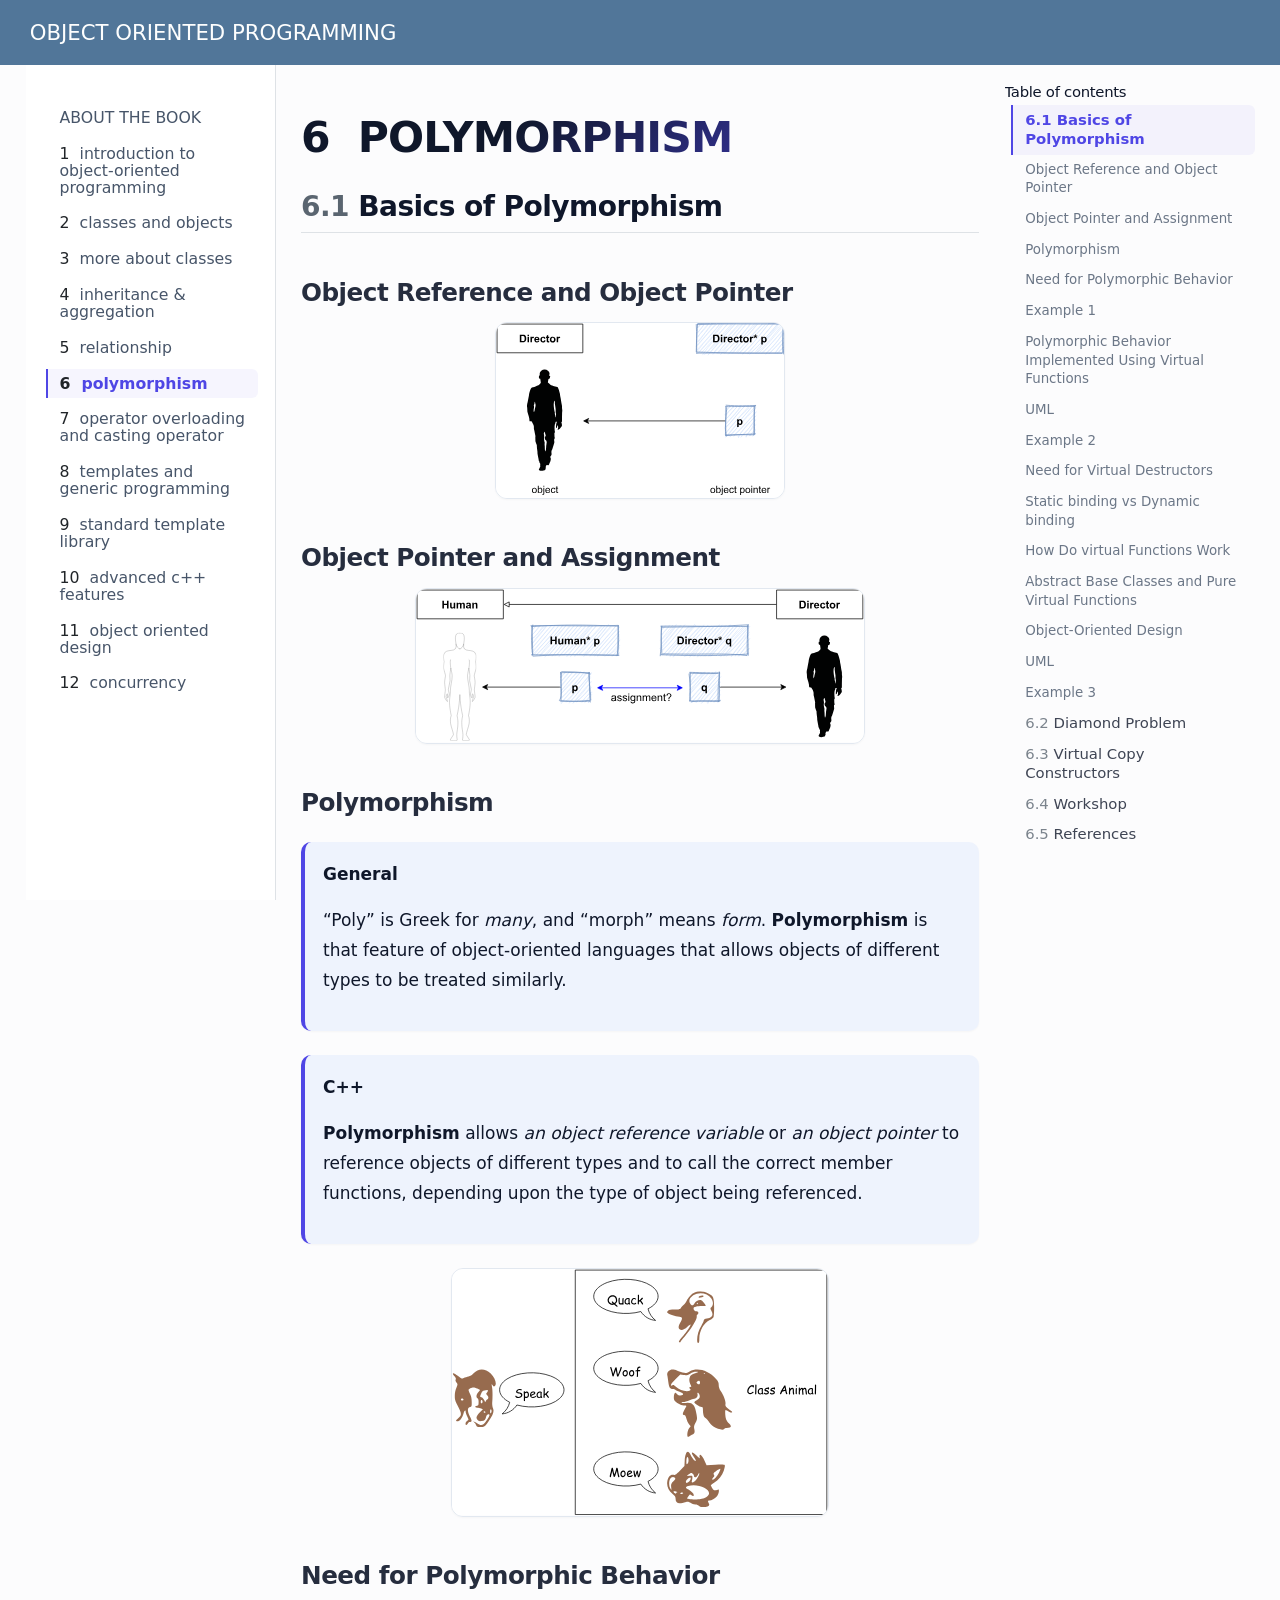
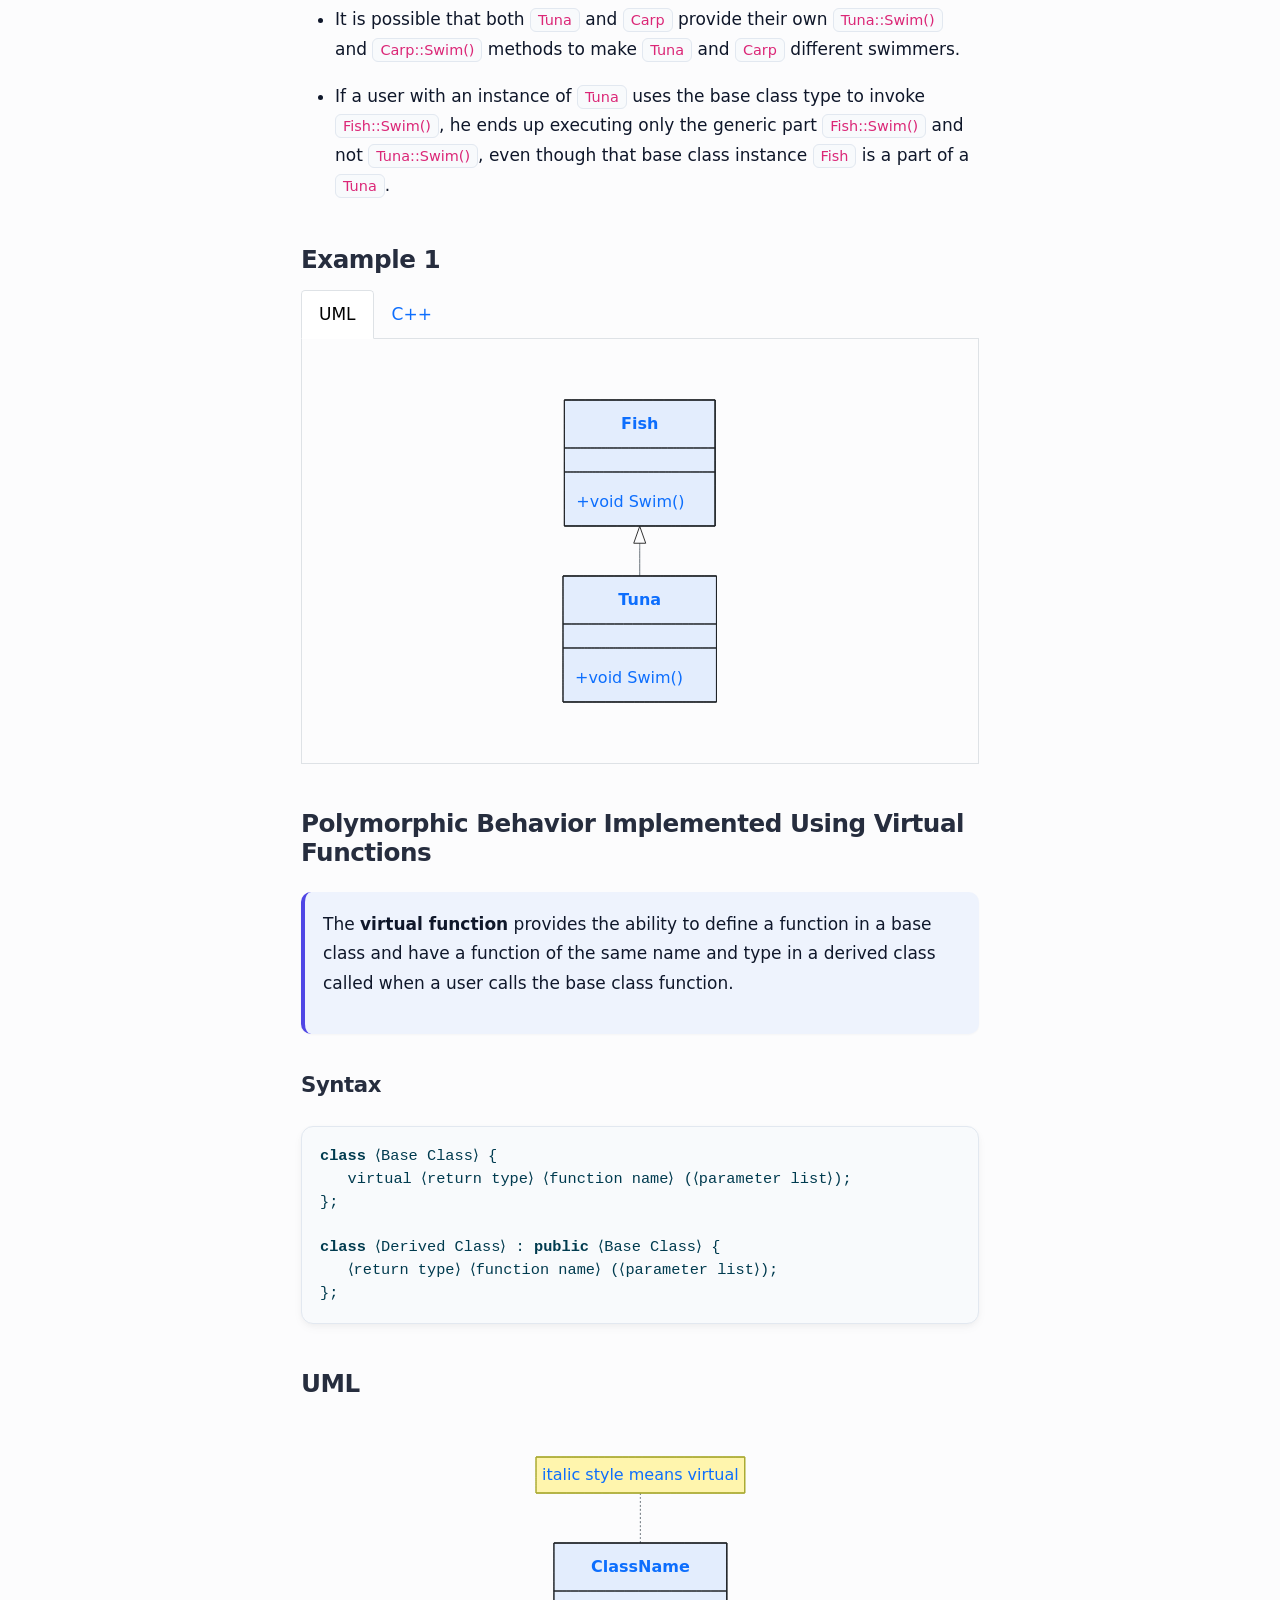
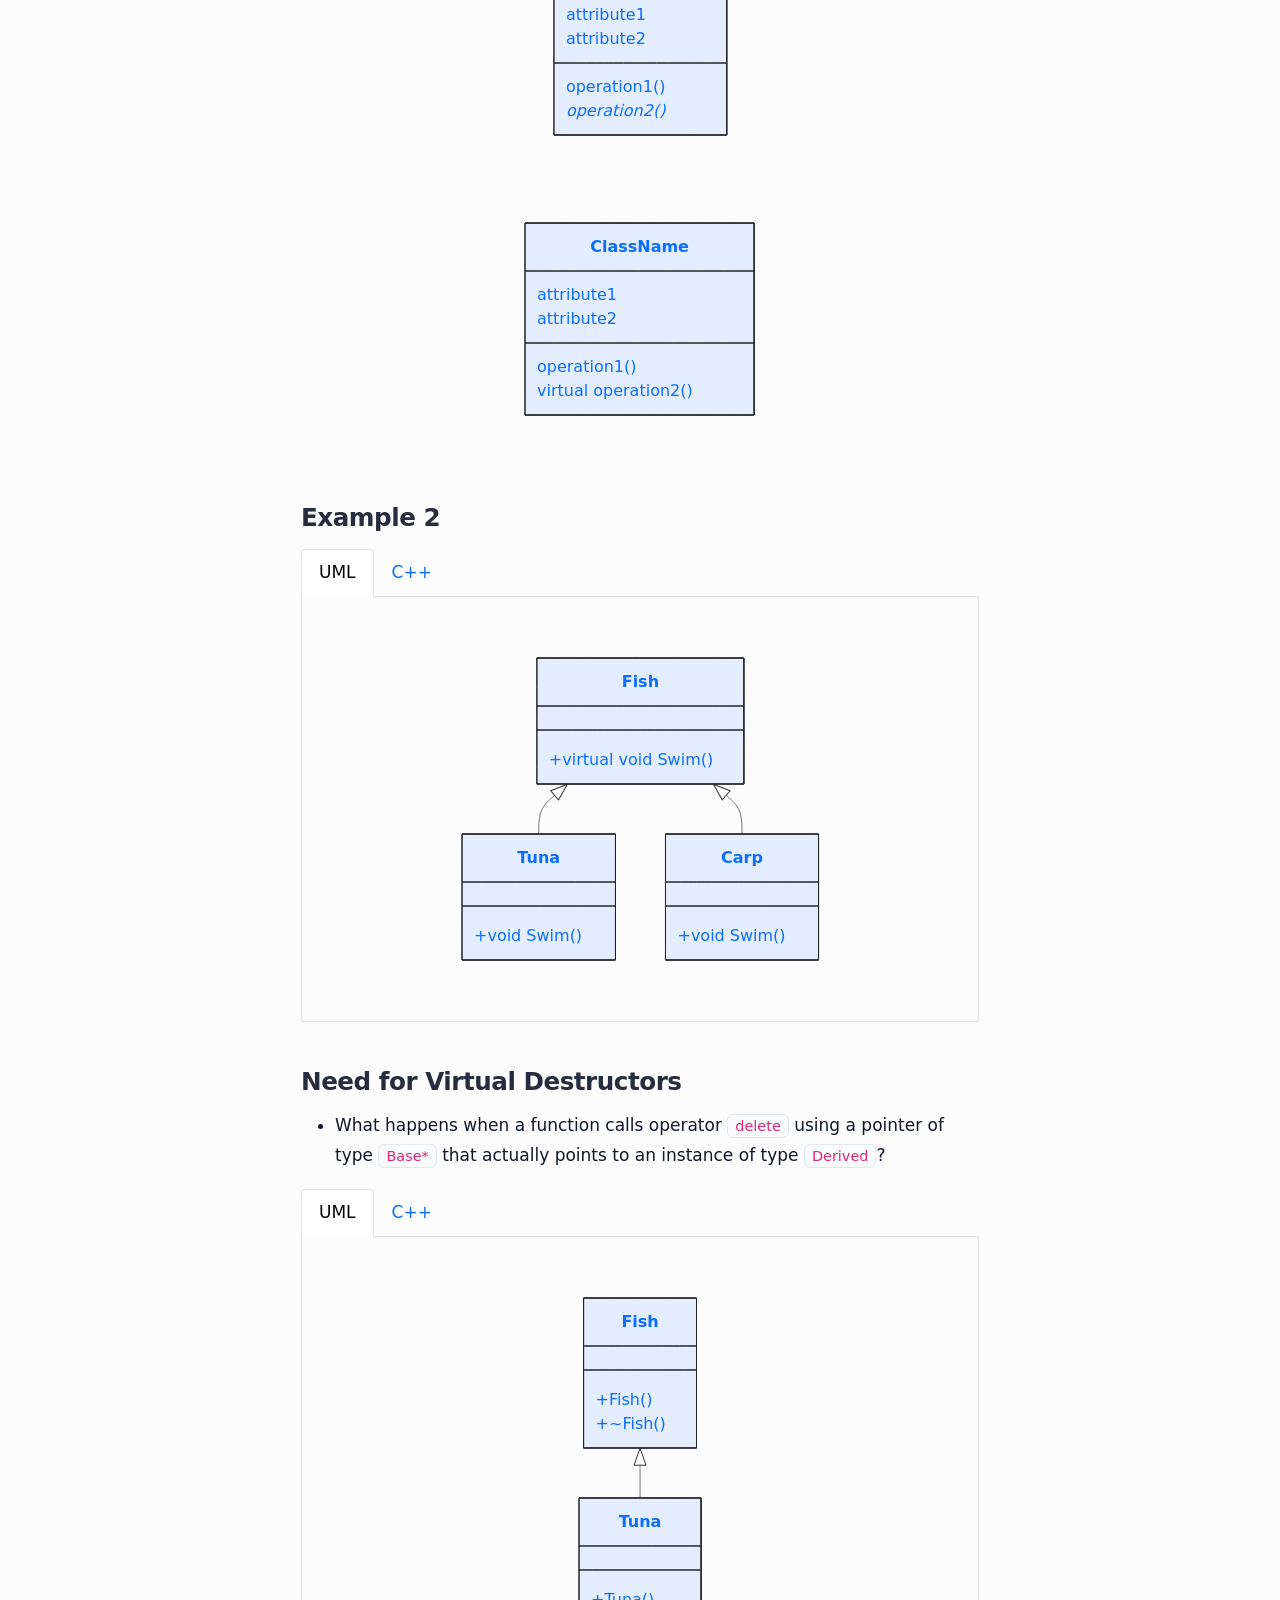
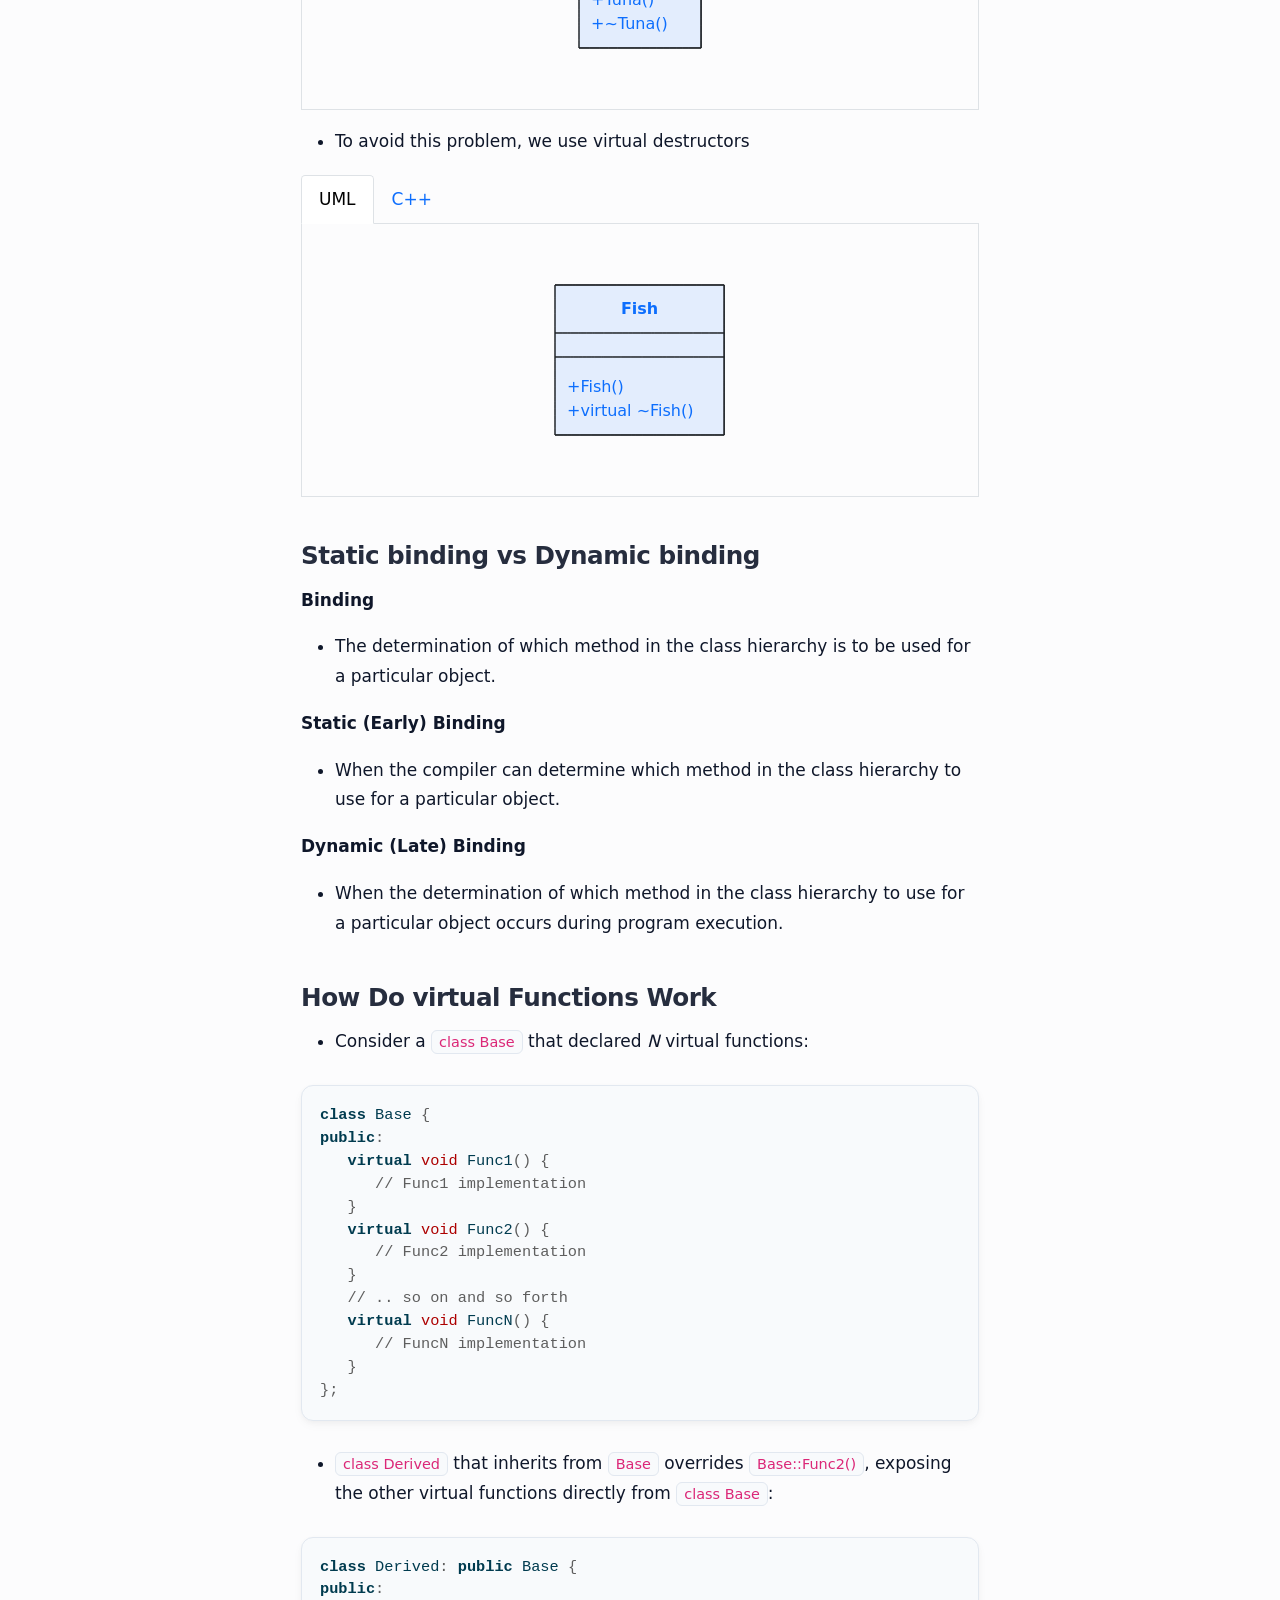
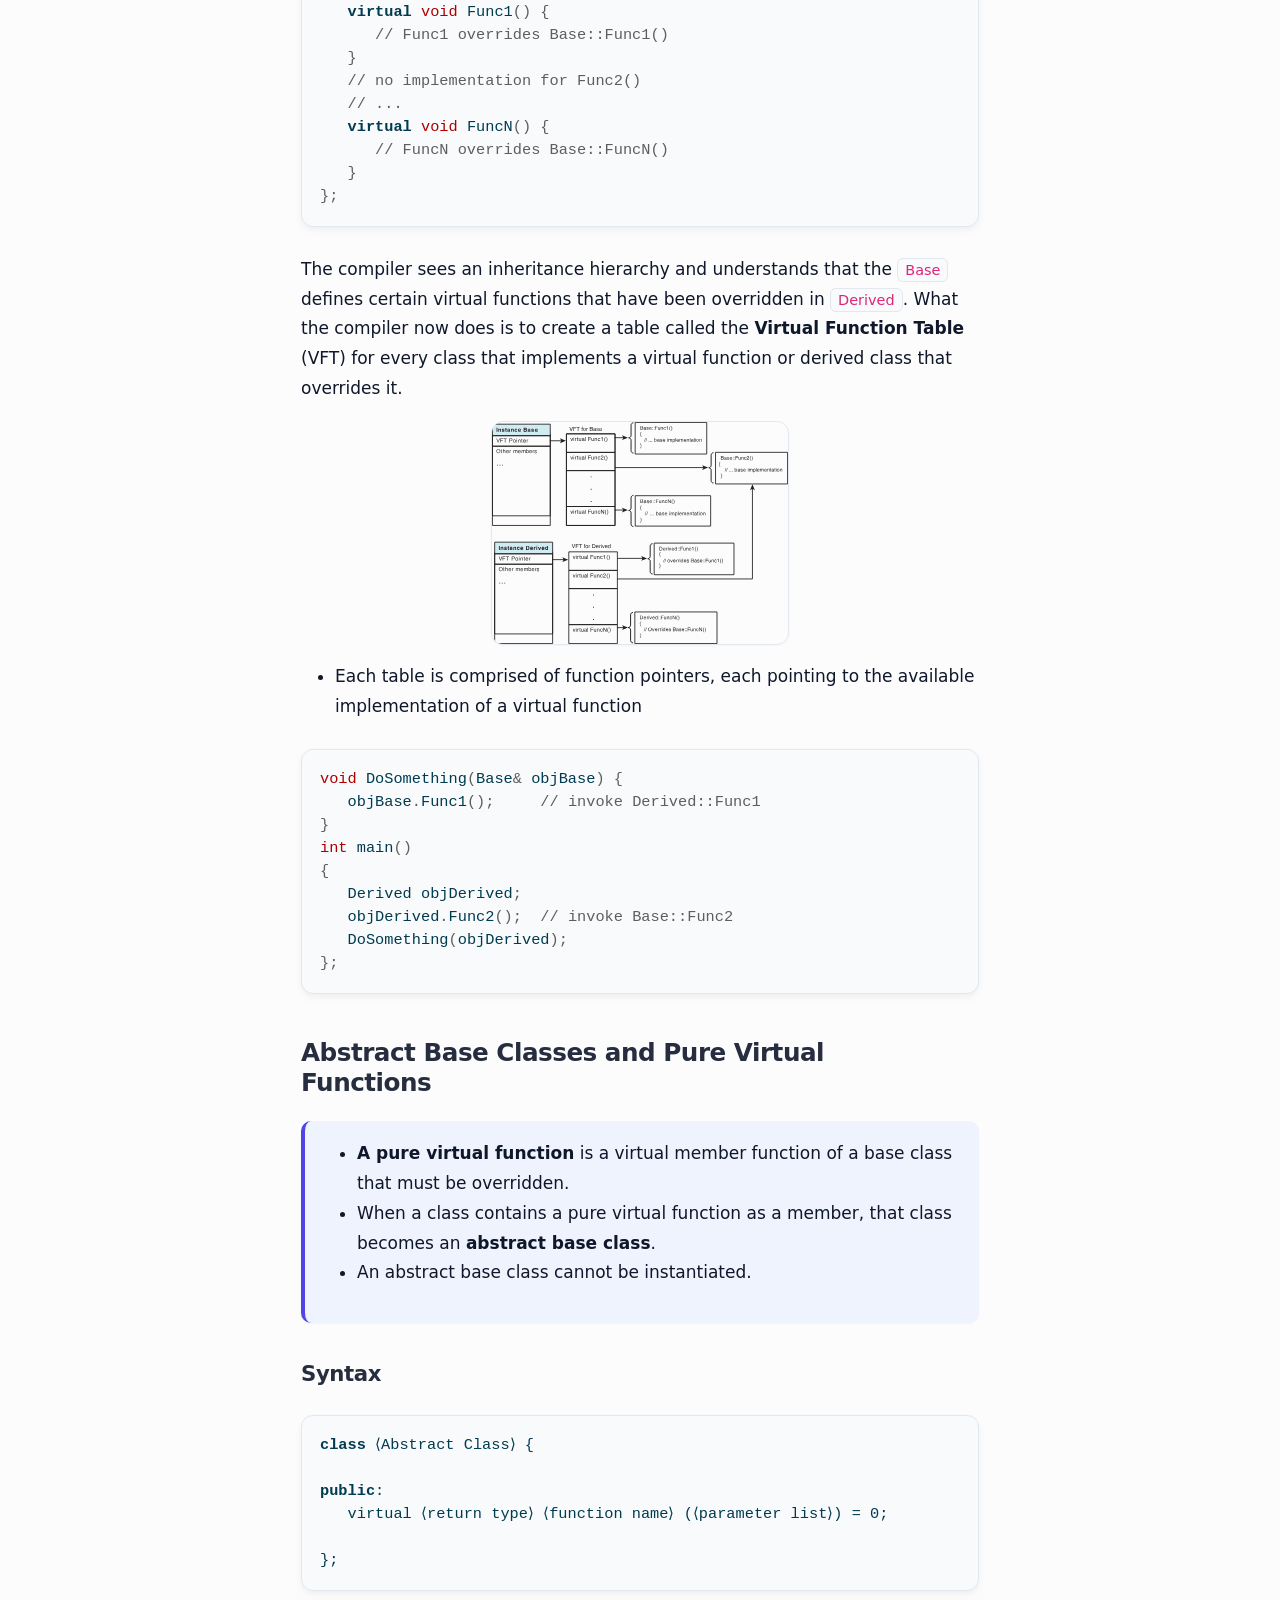
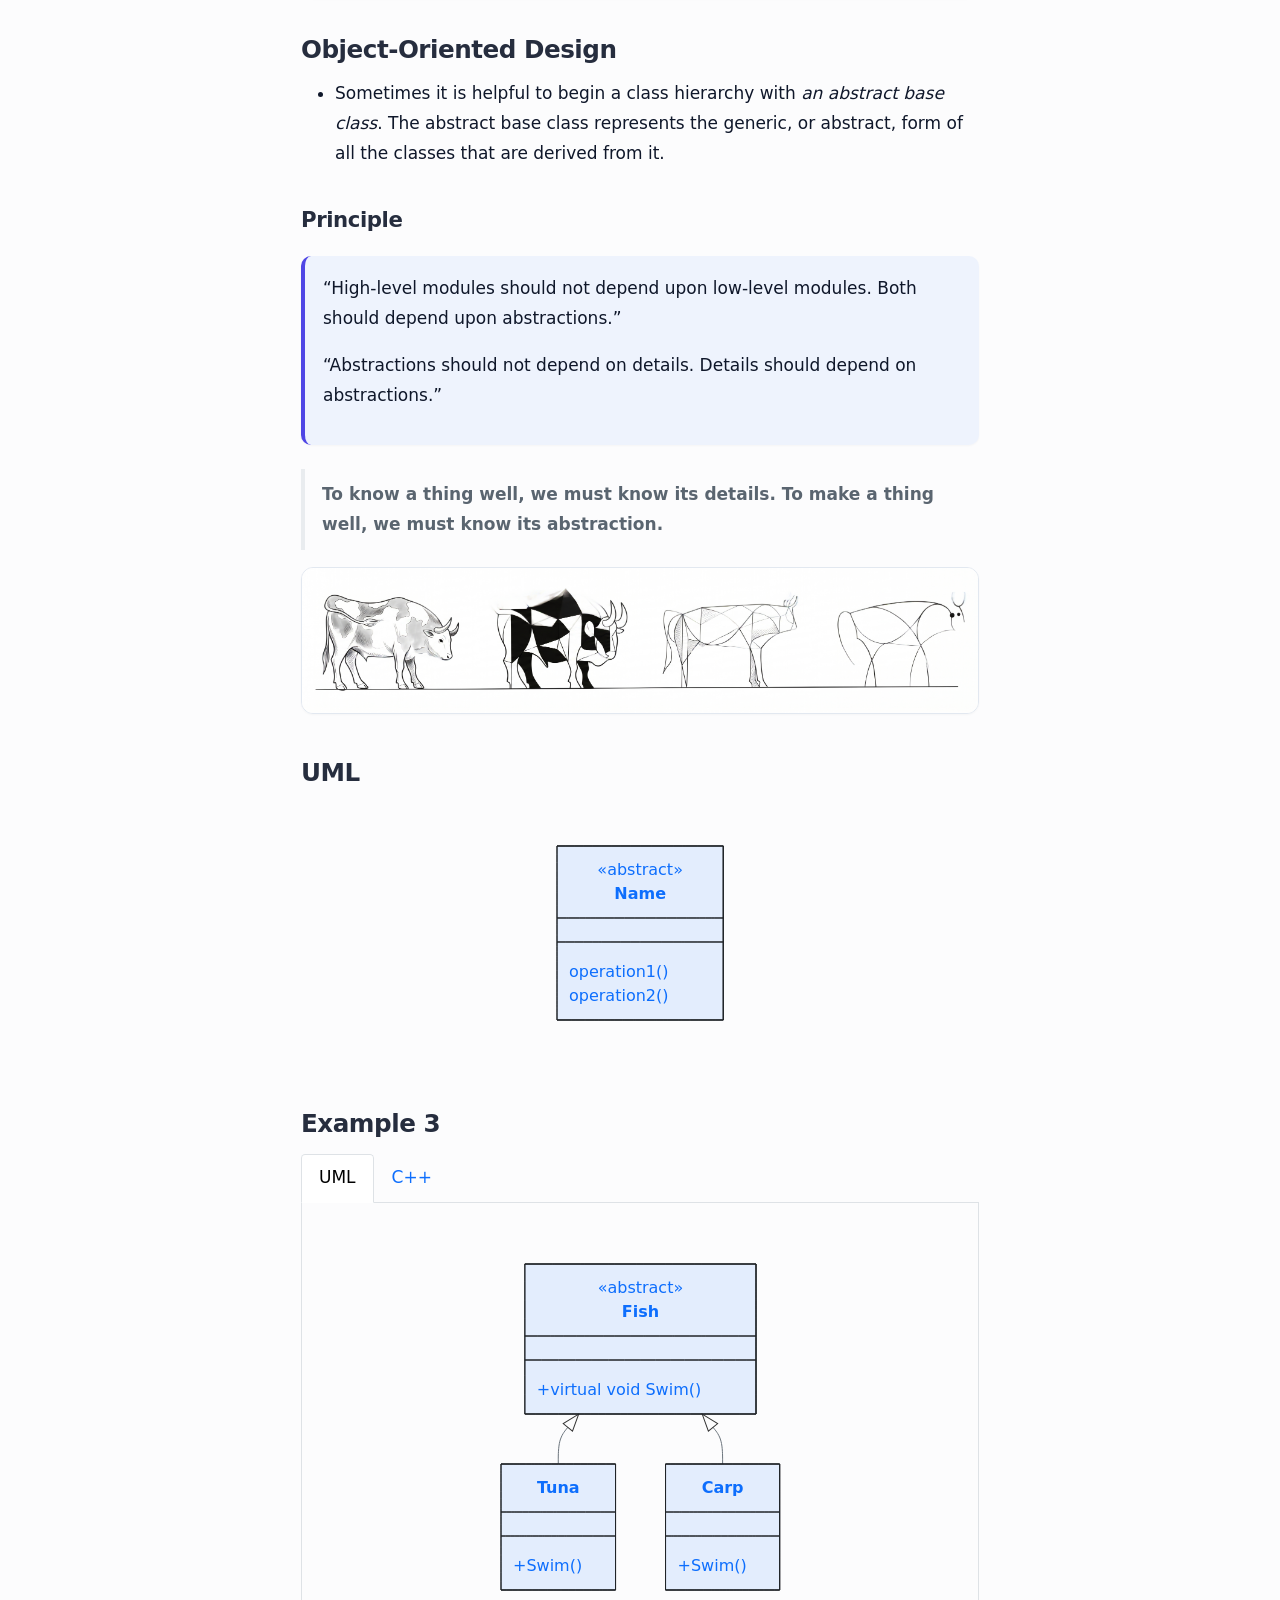
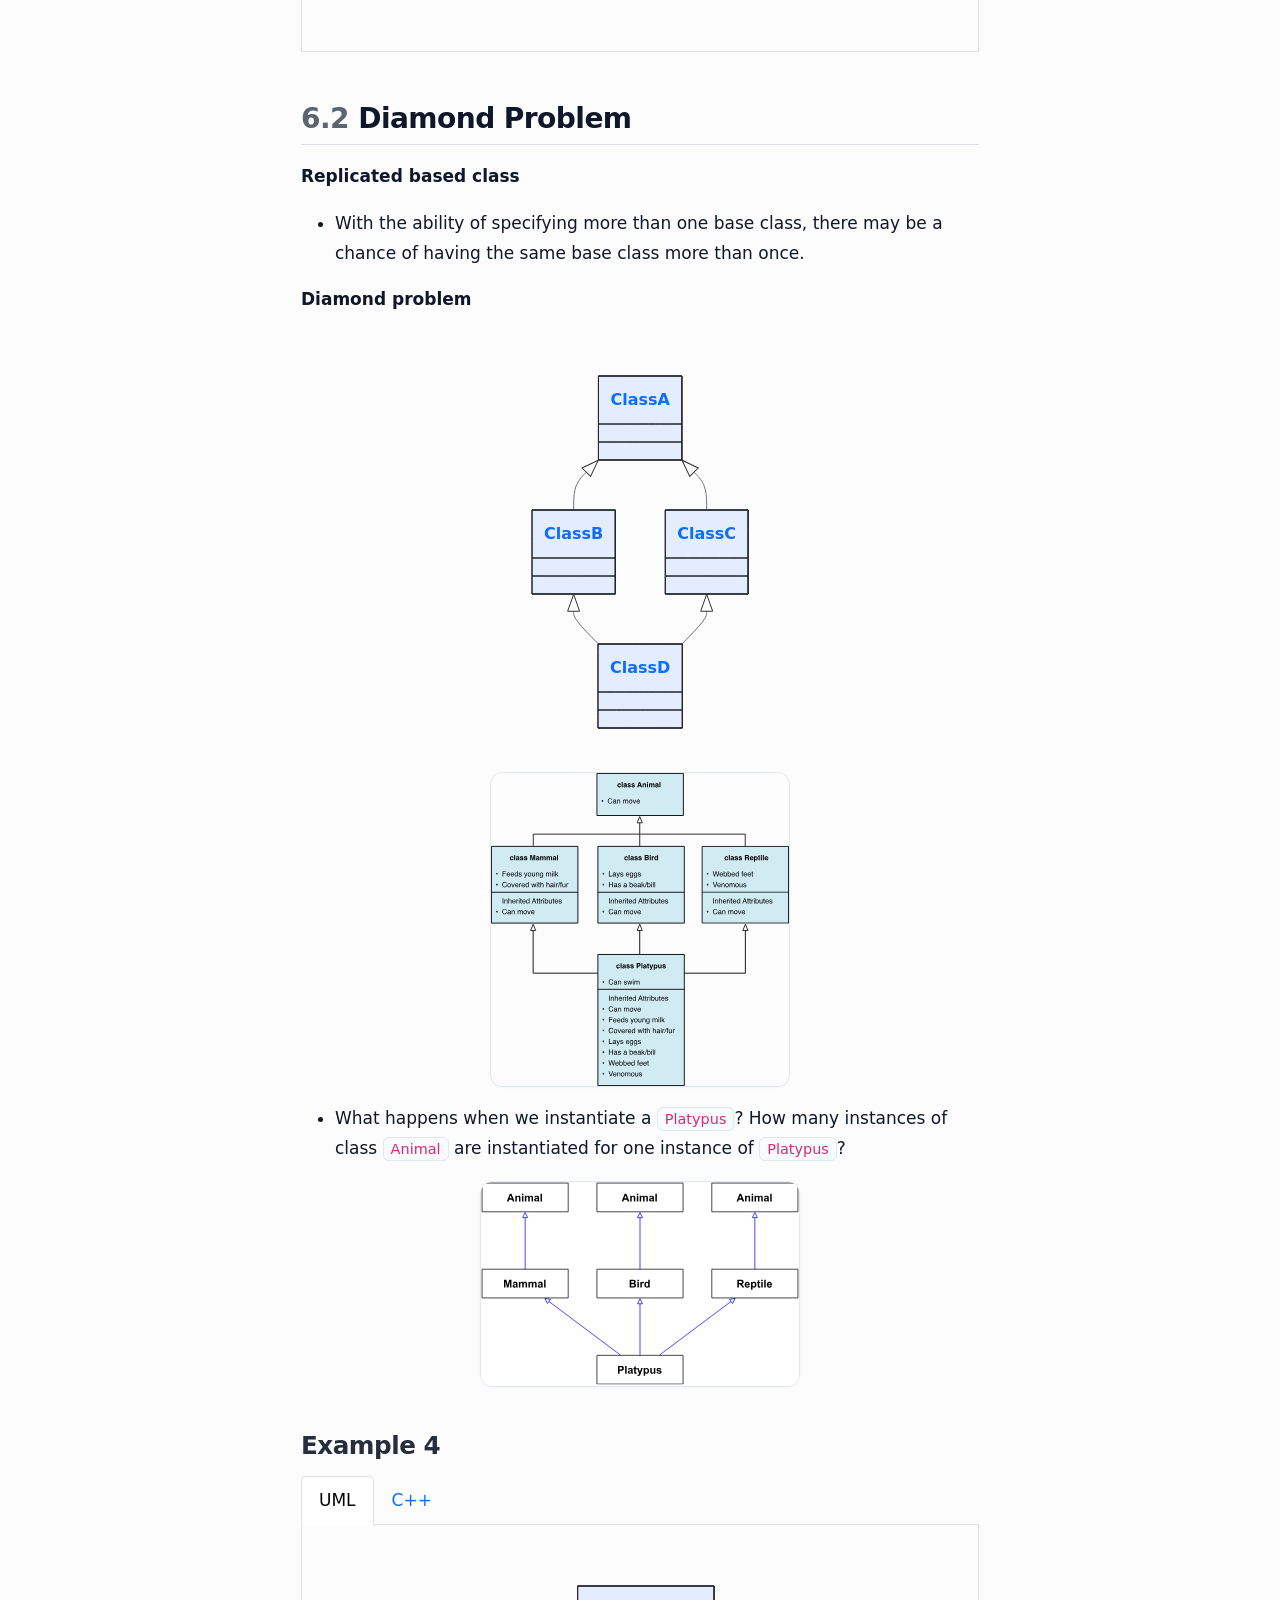
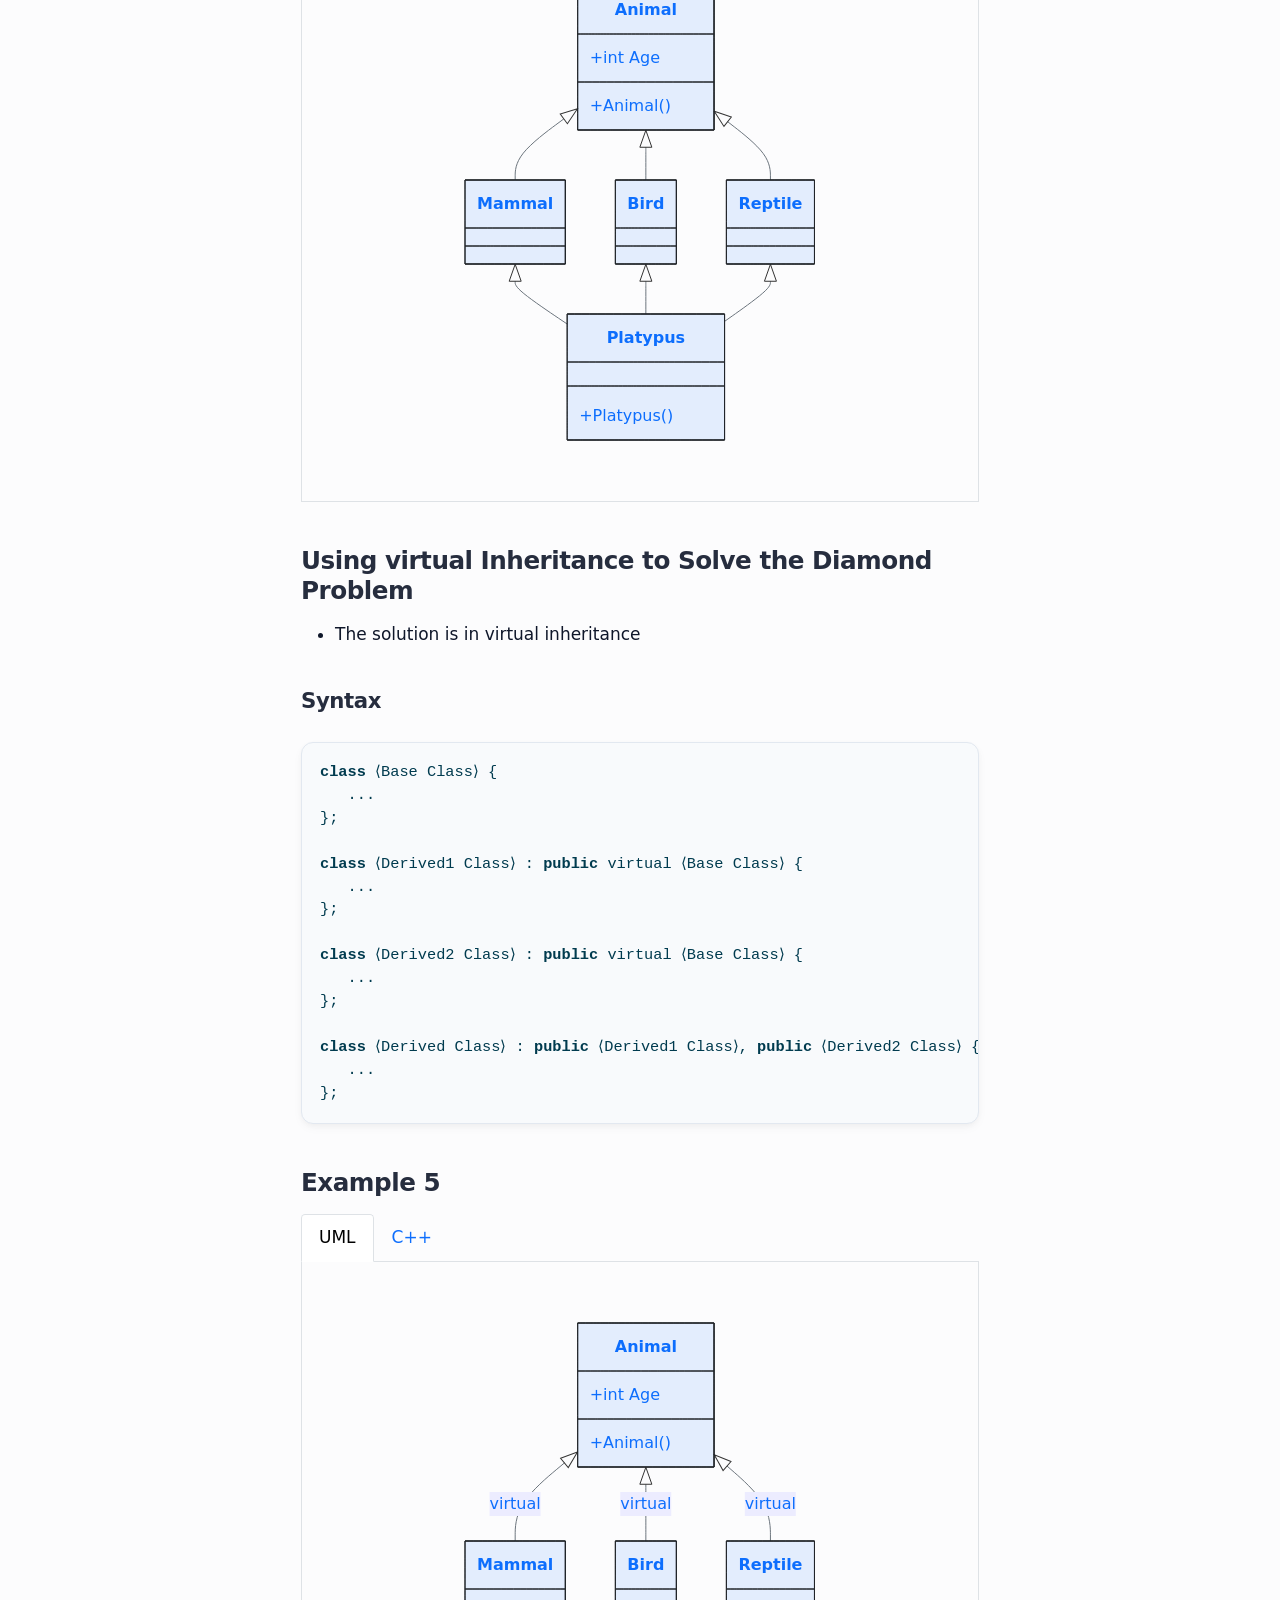
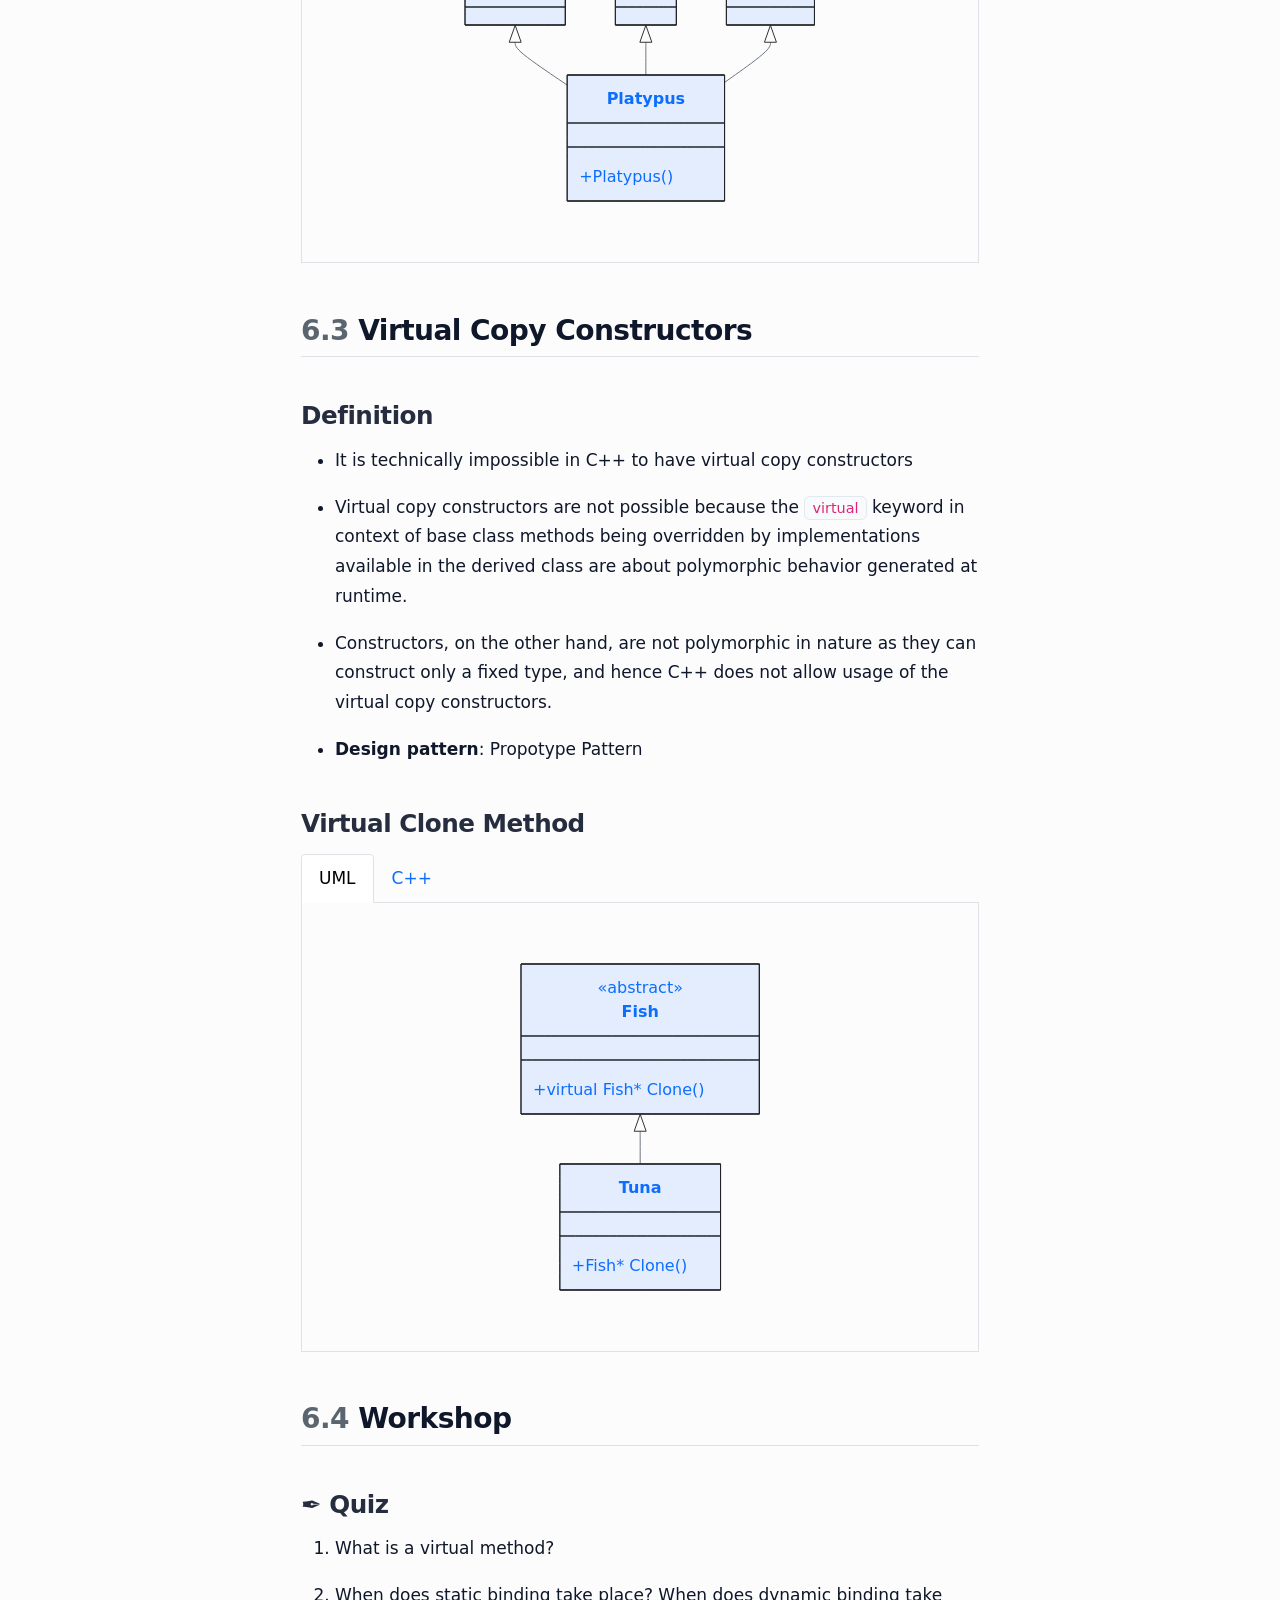
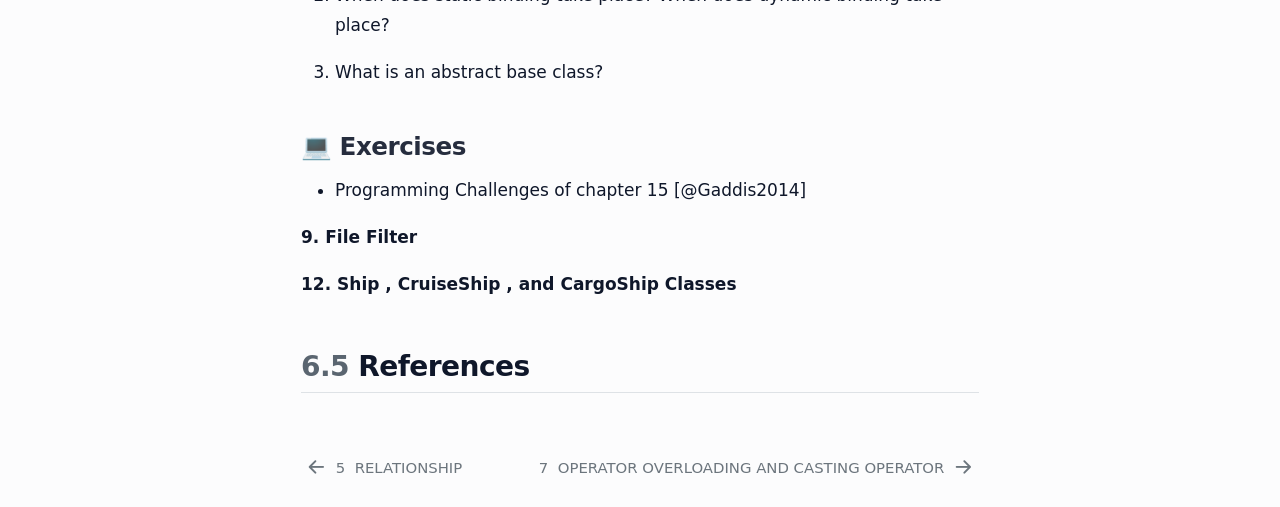
<file: lect04-polymorphism.html>
<!DOCTYPE html>
<html xmlns="http://www.w3.org/1999/xhtml" lang="en" xml:lang="en"><head>

<meta charset="utf-8">
<meta name="generator" content="quarto-1.10.18">

<meta name="viewport" content="width=device-width, initial-scale=1.0, user-scalable=yes">


<title>6&nbsp; POLYMORPHISM – OBJECT ORIENTED PROGRAMMING</title>
<style>
/* Default styles provided by pandoc.
** See https://pandoc.org/MANUAL.html#variables-for-html for config info.
*/
span.smallcaps{font-variant: small-caps;}
div.columns{display: flex; gap: 1.5em;}
div.column{flex: auto;}
@media screen {
div.columns{gap: min(4vw, 1.5em);}
div.column{overflow-x: auto;}
}
div.hanging-indent{margin-left: 1.5em; text-indent: -1.5em;}
ul.task-list{list-style: none;}
ul.task-list li input[type="checkbox"] {
  width: 0.8em;
  margin: 0 0.8em 0.2em -1em; /* quarto-specific, see https://github.com/quarto-dev/quarto-cli/issues/4556 */ 
  vertical-align: middle;
}
/* CSS for syntax highlighting */
html { -webkit-text-size-adjust: 100%; }
pre > code.sourceCode { white-space: pre; position: relative; }
pre > code.sourceCode > span { display: inline-block; line-height: 1.25; }
pre > code.sourceCode > span:empty { height: 1.2em; }
.sourceCode { overflow: visible; }
code.sourceCode > span { color: inherit; text-decoration: inherit; }
div.sourceCode { margin: 1em 0; }
pre.sourceCode { margin: 0; }
@media screen {
div.sourceCode { overflow: auto; }
}
@media print {
pre > code.sourceCode { white-space: pre-wrap; }
pre > code.sourceCode > span { text-indent: -5em; padding-left: 5em; }
}
pre.numberSource code
  { counter-reset: source-line 0; }
pre.numberSource code > span
  { position: relative; left: -4em; counter-increment: source-line; }
pre.numberSource code > span > a:first-child::before
  { content: counter(source-line);
    position: relative; left: -1em; text-align: right; vertical-align: baseline;
    border: none; display: inline-block;
    -webkit-touch-callout: none; -webkit-user-select: none;
    -khtml-user-select: none; -moz-user-select: none;
    -ms-user-select: none; user-select: none;
    padding: 0 4px; width: 4em;
  }
pre.numberSource { margin-left: 3em;  padding-left: 4px; }
div.sourceCode
  {   }
@media screen {
pre > code.sourceCode > span > a:first-child::before { text-decoration: underline; }
}
</style>


<script src="site_libs/quarto-nav/quarto-nav.js"></script>
<script src="site_libs/quarto-nav/headroom.min.js"></script>
<script src="site_libs/clipboard/clipboard.min.js"></script>
<script src="site_libs/quarto-search/autocomplete.umd.js"></script>
<script src="site_libs/quarto-search/fuse.min.js"></script>
<script src="site_libs/quarto-search/quarto-search.js"></script>
<meta name="quarto:offset" content="./">
<link href="./lect05-operator.html" rel="next">
<link href="./lect03-relationship.html" rel="prev">
<script src="site_libs/quarto-html/quarto.js" type="module"></script>
<script src="site_libs/quarto-html/tabsets/tabsets.js" type="module"></script>
<script src="site_libs/quarto-html/popper.min.js"></script>
<script src="site_libs/quarto-html/tippy.umd.min.js"></script>
<script src="site_libs/quarto-html/anchor.min.js"></script>
<link href="site_libs/quarto-html/tippy.css" rel="stylesheet">
<link href="site_libs/quarto-html/quarto-syntax-highlighting-64a204ab8560d761af7679ceaba22944.css" rel="stylesheet" id="quarto-text-highlighting-styles">
<script src="site_libs/bootstrap/bootstrap.min.js"></script>
<link href="site_libs/bootstrap/bootstrap-icons.css" rel="stylesheet">
<link href="site_libs/bootstrap/bootstrap-3e5f0145640a6fc0772bb9b0cfbf312e.min.css" rel="stylesheet" append-hash="true" id="quarto-bootstrap" data-mode="light">
<script id="quarto-search-options" type="application/json">{
  "location": "navbar",
  "copy-button": false,
  "collapse-after": 3,
  "panel-placement": "end",
  "type": "overlay",
  "limit": 50,
  "keyboard-shortcut": [
    "f",
    "/",
    "s"
  ],
  "show-item-context": false,
  "language": {
    "search-no-results-text": "No results",
    "search-matching-documents-text": "matching documents",
    "search-copy-link-title": "Copy link to search",
    "search-hide-matches-text": "Hide additional matches",
    "search-more-match-text": "more match in this document",
    "search-more-matches-text": "more matches in this document",
    "search-clear-button-title": "Clear",
    "search-text-placeholder": "",
    "search-detached-cancel-button-title": "Cancel",
    "search-submit-button-title": "Submit",
    "search-label": "Search"
  }
}</script>
<script src="site_libs/quarto-diagram/mermaid.min.js"></script>
<script src="site_libs/quarto-diagram/mermaid-init.js"></script>
<link href="site_libs/quarto-diagram/mermaid.css" rel="stylesheet">


<link rel="stylesheet" href="theme.css">
</head>

<body class="nav-sidebar floating nav-fixed quarto-light">

<div id="quarto-search-results"></div>
  <header id="quarto-header" class="headroom fixed-top">
    <nav class="navbar navbar-expand-lg " data-bs-theme="dark">
      <div class="navbar-container container-fluid">
      <div class="navbar-brand-container mx-auto">
    <a class="navbar-brand" href="./index.html">
    <span class="navbar-title">OBJECT ORIENTED PROGRAMMING</span>
    </a>
  </div>
        <div class="quarto-navbar-tools tools-end">
</div>
      </div> <!-- /container-fluid -->
    </nav>
  <nav class="quarto-secondary-nav">
    <div class="container-fluid d-flex">
      <button type="button" class="quarto-btn-toggle btn" data-bs-toggle="collapse" role="button" data-bs-target=".quarto-sidebar-collapse-item" aria-controls="quarto-sidebar" aria-expanded="false" aria-label="Toggle sidebar navigation" onclick="if (window.quartoToggleHeadroom) { window.quartoToggleHeadroom(); }">
        <i class="bi bi-layout-text-sidebar-reverse"></i>
      </button>
        <nav class="quarto-page-breadcrumbs" aria-label="breadcrumb"><ol class="breadcrumb"><li class="breadcrumb-item"><a href="./lect04-polymorphism.html"><span class="chapter-number">6</span>&nbsp; <span class="chapter-title">POLYMORPHISM</span></a></li></ol></nav>
        <a class="flex-grow-1" role="navigation" data-bs-toggle="collapse" data-bs-target=".quarto-sidebar-collapse-item" aria-controls="quarto-sidebar" aria-expanded="false" aria-label="Toggle sidebar navigation" onclick="if (window.quartoToggleHeadroom) { window.quartoToggleHeadroom(); }">      
        </a>
    </div>
  </nav>
</header>
<!-- content -->
<div id="quarto-content" class="quarto-container page-columns page-rows-contents page-layout-article page-navbar">
<!-- sidebar -->
  <nav id="quarto-sidebar" class="sidebar collapse collapse-horizontal quarto-sidebar-collapse-item sidebar-navigation floating overflow-auto">
    <div class="sidebar-menu-container"> 
    <ul class="list-unstyled mt-1">
        <li class="sidebar-item">
  <div class="sidebar-item-container"> 
  <a href="./index.html" class="sidebar-item-text sidebar-link">
 <span class="menu-text">About the book</span></a>
  </div>
</li>
        <li class="sidebar-item">
  <div class="sidebar-item-container"> 
  <a href="./lect01-introduction.html" class="sidebar-item-text sidebar-link">
 <span class="menu-text"><span class="chapter-number">1</span>&nbsp; <span class="chapter-title">INTRODUCTION TO OBJECT-ORIENTED PROGRAMMING</span></span></a>
  </div>
</li>
        <li class="sidebar-item">
  <div class="sidebar-item-container"> 
  <a href="./lect02-class.html" class="sidebar-item-text sidebar-link">
 <span class="menu-text"><span class="chapter-number">2</span>&nbsp; <span class="chapter-title">CLASSES AND OBJECTS</span></span></a>
  </div>
</li>
        <li class="sidebar-item">
  <div class="sidebar-item-container"> 
  <a href="./lect02-class-2.html" class="sidebar-item-text sidebar-link">
 <span class="menu-text"><span class="chapter-number">3</span>&nbsp; <span class="chapter-title">MORE ABOUT CLASSES</span></span></a>
  </div>
</li>
        <li class="sidebar-item">
  <div class="sidebar-item-container"> 
  <a href="./lect03-inheritance.html" class="sidebar-item-text sidebar-link">
 <span class="menu-text"><span class="chapter-number">4</span>&nbsp; <span class="chapter-title">INHERITANCE &amp; AGGREGATION</span></span></a>
  </div>
</li>
        <li class="sidebar-item">
  <div class="sidebar-item-container"> 
  <a href="./lect03-relationship.html" class="sidebar-item-text sidebar-link">
 <span class="menu-text"><span class="chapter-number">5</span>&nbsp; <span class="chapter-title">RELATIONSHIP</span></span></a>
  </div>
</li>
        <li class="sidebar-item">
  <div class="sidebar-item-container"> 
  <a href="./lect04-polymorphism.html" class="sidebar-item-text sidebar-link active">
 <span class="menu-text"><span class="chapter-number">6</span>&nbsp; <span class="chapter-title">POLYMORPHISM</span></span></a>
  </div>
</li>
        <li class="sidebar-item">
  <div class="sidebar-item-container"> 
  <a href="./lect05-operator.html" class="sidebar-item-text sidebar-link">
 <span class="menu-text"><span class="chapter-number">7</span>&nbsp; <span class="chapter-title">OPERATOR OVERLOADING AND CASTING OPERATOR</span></span></a>
  </div>
</li>
        <li class="sidebar-item">
  <div class="sidebar-item-container"> 
  <a href="./lect06-template.html" class="sidebar-item-text sidebar-link">
 <span class="menu-text"><span class="chapter-number">8</span>&nbsp; <span class="chapter-title">TEMPLATES AND GENERIC PROGRAMMING</span></span></a>
  </div>
</li>
        <li class="sidebar-item">
  <div class="sidebar-item-container"> 
  <a href="./lect07-stl.html" class="sidebar-item-text sidebar-link">
 <span class="menu-text"><span class="chapter-number">9</span>&nbsp; <span class="chapter-title">STANDARD TEMPLATE LIBRARY</span></span></a>
  </div>
</li>
        <li class="sidebar-item">
  <div class="sidebar-item-container"> 
  <a href="./lect08-advanced.html" class="sidebar-item-text sidebar-link">
 <span class="menu-text"><span class="chapter-number">10</span>&nbsp; <span class="chapter-title">ADVANCED C++ FEATURES</span></span></a>
  </div>
</li>
        <li class="sidebar-item">
  <div class="sidebar-item-container"> 
  <a href="./lect09-design.html" class="sidebar-item-text sidebar-link">
 <span class="menu-text"><span class="chapter-number">11</span>&nbsp; <span class="chapter-title">Object Oriented Design</span></span></a>
  </div>
</li>
        <li class="sidebar-item">
  <div class="sidebar-item-container"> 
  <a href="./lect10-concurrency.html" class="sidebar-item-text sidebar-link">
 <span class="menu-text"><span class="chapter-number">12</span>&nbsp; <span class="chapter-title">CONCURRENCY</span></span></a>
  </div>
</li>
    </ul>
    </div>
</nav>
<div id="quarto-sidebar-glass" class="quarto-sidebar-collapse-item" data-bs-toggle="collapse" data-bs-target=".quarto-sidebar-collapse-item"></div>
<!-- margin-sidebar -->
    <div id="quarto-margin-sidebar" class="sidebar margin-sidebar">
        <nav id="TOC" role="doc-toc" class="toc-active">
    <h2 id="toc-title">Table of contents</h2>
   
  <ul>
  <li><a href="#basics-of-polymorphism" id="toc-basics-of-polymorphism" class="nav-link active" data-scroll-target="#basics-of-polymorphism"><span class="header-section-number">6.1</span> Basics of Polymorphism</a>
  <ul class="collapse">
  <li><a href="#object-reference-and-object-pointer" id="toc-object-reference-and-object-pointer" class="nav-link" data-scroll-target="#object-reference-and-object-pointer">Object Reference and Object Pointer</a></li>
  <li><a href="#object-pointer-and-assignment" id="toc-object-pointer-and-assignment" class="nav-link" data-scroll-target="#object-pointer-and-assignment">Object Pointer and Assignment</a></li>
  <li><a href="#polymorphism" id="toc-polymorphism" class="nav-link" data-scroll-target="#polymorphism">Polymorphism</a></li>
  <li><a href="#need-for-polymorphic-behavior" id="toc-need-for-polymorphic-behavior" class="nav-link" data-scroll-target="#need-for-polymorphic-behavior">Need for Polymorphic Behavior</a></li>
  <li><a href="#example-1" id="toc-example-1" class="nav-link" data-scroll-target="#example-1">Example 1</a></li>
  <li><a href="#polymorphic-behavior-implemented-using-virtual-functions" id="toc-polymorphic-behavior-implemented-using-virtual-functions" class="nav-link" data-scroll-target="#polymorphic-behavior-implemented-using-virtual-functions">Polymorphic Behavior Implemented Using Virtual Functions</a></li>
  <li><a href="#uml-1" id="toc-uml-1" class="nav-link" data-scroll-target="#uml-1">UML</a></li>
  <li><a href="#example-2" id="toc-example-2" class="nav-link" data-scroll-target="#example-2">Example 2</a></li>
  <li><a href="#need-for-virtual-destructors" id="toc-need-for-virtual-destructors" class="nav-link" data-scroll-target="#need-for-virtual-destructors">Need for Virtual Destructors</a></li>
  <li><a href="#static-binding-vs-dynamic-binding" id="toc-static-binding-vs-dynamic-binding" class="nav-link" data-scroll-target="#static-binding-vs-dynamic-binding">Static binding vs Dynamic binding</a></li>
  <li><a href="#how-do-virtual-functions-work" id="toc-how-do-virtual-functions-work" class="nav-link" data-scroll-target="#how-do-virtual-functions-work">How Do virtual Functions Work</a></li>
  <li><a href="#abstract-base-classes-and-pure-virtual-functions" id="toc-abstract-base-classes-and-pure-virtual-functions" class="nav-link" data-scroll-target="#abstract-base-classes-and-pure-virtual-functions">Abstract Base Classes and Pure Virtual Functions</a></li>
  <li><a href="#object-oriented-design" id="toc-object-oriented-design" class="nav-link" data-scroll-target="#object-oriented-design">Object-Oriented Design</a></li>
  <li><a href="#uml-5" id="toc-uml-5" class="nav-link" data-scroll-target="#uml-5">UML</a></li>
  <li><a href="#example-3" id="toc-example-3" class="nav-link" data-scroll-target="#example-3">Example 3</a></li>
  </ul></li>
  <li><a href="#diamond-problem" id="toc-diamond-problem" class="nav-link" data-scroll-target="#diamond-problem"><span class="header-section-number">6.2</span> Diamond Problem</a>
  <ul class="collapse">
  <li><a href="#example-4" id="toc-example-4" class="nav-link" data-scroll-target="#example-4">Example 4</a></li>
  <li><a href="#using-virtual-inheritance-to-solve-the-diamond-problem" id="toc-using-virtual-inheritance-to-solve-the-diamond-problem" class="nav-link" data-scroll-target="#using-virtual-inheritance-to-solve-the-diamond-problem">Using virtual Inheritance to Solve the Diamond Problem</a></li>
  <li><a href="#example-5" id="toc-example-5" class="nav-link" data-scroll-target="#example-5">Example 5</a></li>
  </ul></li>
  <li><a href="#virtual-copy-constructors" id="toc-virtual-copy-constructors" class="nav-link" data-scroll-target="#virtual-copy-constructors"><span class="header-section-number">6.3</span> Virtual Copy Constructors</a>
  <ul class="collapse">
  <li><a href="#definition" id="toc-definition" class="nav-link" data-scroll-target="#definition">Definition</a></li>
  <li><a href="#virtual-clone-method" id="toc-virtual-clone-method" class="nav-link" data-scroll-target="#virtual-clone-method">Virtual Clone Method</a></li>
  </ul></li>
  <li><a href="#workshop" id="toc-workshop" class="nav-link" data-scroll-target="#workshop"><span class="header-section-number">6.4</span> Workshop</a>
  <ul class="collapse">
  <li><a href="#quiz" id="toc-quiz" class="nav-link" data-scroll-target="#quiz">✒ Quiz</a></li>
  <li><a href="#exercises" id="toc-exercises" class="nav-link" data-scroll-target="#exercises">💻 Exercises</a></li>
  </ul></li>
  <li><a href="#references" id="toc-references" class="nav-link" data-scroll-target="#references"><span class="header-section-number">6.5</span> References</a></li>
  </ul>
</nav>
    </div>
<!-- main -->
<main class="content" id="quarto-document-content">

<header id="title-block-header" class="quarto-title-block default">
<div class="quarto-title">
<h1 class="title"><span class="chapter-number">6</span>&nbsp; <span class="chapter-title">POLYMORPHISM</span></h1>
</div>



<div class="quarto-title-meta">

    
  
    
  </div>
  


</header>


<section id="basics-of-polymorphism" class="level2" data-number="6.1">
<h2 data-number="6.1" class="anchored" data-anchor-id="basics-of-polymorphism"><span class="header-section-number">6.1</span> Basics of Polymorphism</h2>
<section id="object-reference-and-object-pointer" class="level3">
<h3 class="anchored" data-anchor-id="object-reference-and-object-pointer">Object Reference and Object Pointer</h3>
<p><img src="figures/object-pointer.svg" class="img-fluid"></p>
</section>
<section id="object-pointer-and-assignment" class="level3">
<h3 class="anchored" data-anchor-id="object-pointer-and-assignment">Object Pointer and Assignment</h3>
<p><img src="figures/object-pointer-assignment.svg" class="img-fluid"></p>
</section>
<section id="polymorphism" class="level3">
<h3 class="anchored" data-anchor-id="polymorphism">Polymorphism</h3>
<div class="definition">
<p><strong>General</strong></p>
<p>“Poly” is Greek for <em>many</em>, and “morph” means <em>form</em>. <strong>Polymorphism</strong> is that feature of object-oriented languages that allows objects of different types to be treated similarly.</p>
</div>
<div class="definition">
<p><strong>C++</strong></p>
<p><strong>Polymorphism</strong> allows <em>an object reference variable</em> or <em>an object pointer</em> to reference objects of different types and to call the correct member functions, depending upon the type of object being referenced.</p>
</div>
<p><img src="figures/polymorphism.svg" class="img-fluid"></p>
</section>
<section id="need-for-polymorphic-behavior" class="level3">
<h3 class="anchored" data-anchor-id="need-for-polymorphic-behavior">Need for Polymorphic Behavior</h3>
<ul>
<li><p>It is possible that both <code>Tuna</code> and <code>Carp</code> provide their own <code>Tuna::Swim()</code> and <code>Carp::Swim()</code> methods to make <code>Tuna</code> and <code>Carp</code> different swimmers.</p></li>
<li><p>If a user with an instance of <code>Tuna</code> uses the base class type to invoke <code>Fish::Swim()</code>, he ends up executing only the generic part <code>Fish::Swim()</code> and not <code>Tuna::Swim()</code>, even though that base class instance <code>Fish</code> is a part of a <code>Tuna</code>.</p></li>
</ul>
</section>
<section id="example-1" class="level3">
<h3 class="anchored" data-anchor-id="example-1">Example 1</h3>
<div class="tabset-margin-container"></div><div class="panel-tabset">
<ul class="nav nav-tabs" role="tablist"><li class="nav-item" role="presentation"><a class="nav-link active" id="tabset-1-1-tab" data-bs-toggle="tab" data-bs-target="#tabset-1-1" role="tab" aria-controls="tabset-1-1" aria-selected="true" href="">UML</a></li><li class="nav-item" role="presentation"><a class="nav-link" id="tabset-1-2-tab" data-bs-toggle="tab" data-bs-target="#tabset-1-2" role="tab" aria-controls="tabset-1-2" aria-selected="false" href="">C++</a></li></ul>
<div class="tab-content">
<div id="tabset-1-1" class="tab-pane active" role="tabpanel" aria-labelledby="tabset-1-1-tab">
<div class="cell" data-layout-align="default">
<div class="cell-output-display">
<div>
<p></p><figure class="figure"><p></p>
<div>
<pre class="mermaid mermaid-js">classDiagram
   class Fish {
      +void Swim()
   }
   class Tuna {
      +void Swim()
   }
   Fish &lt;|-- Tuna
</pre>
</div>
<p></p></figure><p></p>
</div>
</div>
</div>
</div>
<div id="tabset-1-2" class="tab-pane" role="tabpanel" aria-labelledby="tabset-1-2-tab">
<div class="code-copy-outer-scaffold"><div class="sourceCode" id="cb1"><pre class="sourceCode cpp code-with-copy"><code class="sourceCode cpp"><span id="cb1-1"><a href="#cb1-1" aria-hidden="true" tabindex="-1"></a><span class="pp">#include </span><span class="im">&lt;iostream&gt;</span></span>
<span id="cb1-2"><a href="#cb1-2" aria-hidden="true" tabindex="-1"></a><span class="kw">using</span> <span class="kw">namespace</span> std<span class="op">;</span></span>
<span id="cb1-3"><a href="#cb1-3" aria-hidden="true" tabindex="-1"></a><span class="kw">class</span> Fish <span class="op">{</span></span>
<span id="cb1-4"><a href="#cb1-4" aria-hidden="true" tabindex="-1"></a><span class="kw">public</span><span class="op">:</span></span>
<span id="cb1-5"><a href="#cb1-5" aria-hidden="true" tabindex="-1"></a>   <span class="dt">void</span> Swim<span class="op">()</span> <span class="op">{</span></span>
<span id="cb1-6"><a href="#cb1-6" aria-hidden="true" tabindex="-1"></a>      cout <span class="op">&lt;&lt;</span> <span class="st">"Fish swims!"</span> <span class="op">&lt;&lt;</span> endl<span class="op">;</span></span>
<span id="cb1-7"><a href="#cb1-7" aria-hidden="true" tabindex="-1"></a>   <span class="op">}</span></span>
<span id="cb1-8"><a href="#cb1-8" aria-hidden="true" tabindex="-1"></a><span class="op">};</span></span>
<span id="cb1-9"><a href="#cb1-9" aria-hidden="true" tabindex="-1"></a><span class="kw">class</span> Tuna<span class="op">:</span><span class="kw">public</span> Fish <span class="op">{</span></span>
<span id="cb1-10"><a href="#cb1-10" aria-hidden="true" tabindex="-1"></a><span class="kw">public</span><span class="op">:</span></span>
<span id="cb1-11"><a href="#cb1-11" aria-hidden="true" tabindex="-1"></a>   <span class="co">// override Fish::Swim</span></span>
<span id="cb1-12"><a href="#cb1-12" aria-hidden="true" tabindex="-1"></a>   <span class="dt">void</span> Swim<span class="op">()</span> <span class="op">{</span></span>
<span id="cb1-13"><a href="#cb1-13" aria-hidden="true" tabindex="-1"></a>      cout <span class="op">&lt;&lt;</span> <span class="st">"Tuna swims!"</span> <span class="op">&lt;&lt;</span> endl<span class="op">;</span></span>
<span id="cb1-14"><a href="#cb1-14" aria-hidden="true" tabindex="-1"></a>   <span class="op">}</span></span>
<span id="cb1-15"><a href="#cb1-15" aria-hidden="true" tabindex="-1"></a><span class="op">};</span></span>
<span id="cb1-16"><a href="#cb1-16" aria-hidden="true" tabindex="-1"></a><span class="dt">void</span> MakeFishSwim<span class="op">(</span>Fish<span class="op">&amp;</span> InputFish<span class="op">)</span> <span class="op">{</span></span>
<span id="cb1-17"><a href="#cb1-17" aria-hidden="true" tabindex="-1"></a>   <span class="co">// calling Fish::Swim</span></span>
<span id="cb1-18"><a href="#cb1-18" aria-hidden="true" tabindex="-1"></a>   InputFish<span class="op">.</span>Swim<span class="op">();</span></span>
<span id="cb1-19"><a href="#cb1-19" aria-hidden="true" tabindex="-1"></a><span class="op">}</span></span>
<span id="cb1-20"><a href="#cb1-20" aria-hidden="true" tabindex="-1"></a><span class="dt">int</span> main<span class="op">()</span> <span class="op">{</span></span>
<span id="cb1-21"><a href="#cb1-21" aria-hidden="true" tabindex="-1"></a>   Tuna myDinner<span class="op">;</span></span>
<span id="cb1-22"><a href="#cb1-22" aria-hidden="true" tabindex="-1"></a>   <span class="co">// calling Tuna::Swim</span></span>
<span id="cb1-23"><a href="#cb1-23" aria-hidden="true" tabindex="-1"></a>   myDinner<span class="op">.</span>Swim<span class="op">();</span></span>
<span id="cb1-24"><a href="#cb1-24" aria-hidden="true" tabindex="-1"></a>   <span class="co">// sending Tuna as Fish</span></span>
<span id="cb1-25"><a href="#cb1-25" aria-hidden="true" tabindex="-1"></a>   MakeFishSwim<span class="op">(</span>myDinner<span class="op">);</span></span>
<span id="cb1-26"><a href="#cb1-26" aria-hidden="true" tabindex="-1"></a>   <span class="cf">return</span> <span class="dv">0</span><span class="op">;</span></span>
<span id="cb1-27"><a href="#cb1-27" aria-hidden="true" tabindex="-1"></a><span class="op">}</span></span></code></pre></div><button title="Copy to Clipboard" class="code-copy-button"><i class="bi"></i></button></div>
</div>
</div>
</div>
</section>
<section id="polymorphic-behavior-implemented-using-virtual-functions" class="level3">
<h3 class="anchored" data-anchor-id="polymorphic-behavior-implemented-using-virtual-functions">Polymorphic Behavior Implemented Using Virtual Functions</h3>
<div class="definition">
<p>The <strong>virtual function</strong> provides the ability to define a function in a base class and have a function of the same name and type in a derived class called when a user calls the base class function.</p>
</div>
<section id="syntax" class="level4">
<h4 class="anchored" data-anchor-id="syntax">Syntax</h4>
<div class="code-copy-outer-scaffold"><div class="sourceCode" id="cb2"><pre class="sourceCode pseudo code-with-copy"><code class="sourceCode pseudo"><span id="cb2-1"><a href="#cb2-1" aria-hidden="true" tabindex="-1"></a><span class="kw">class</span> ⟨Base Class⟩ {</span>
<span id="cb2-2"><a href="#cb2-2" aria-hidden="true" tabindex="-1"></a>   virtual ⟨return type⟩ ⟨function name⟩ (⟨parameter list⟩);</span>
<span id="cb2-3"><a href="#cb2-3" aria-hidden="true" tabindex="-1"></a>};</span>
<span id="cb2-4"><a href="#cb2-4" aria-hidden="true" tabindex="-1"></a></span>
<span id="cb2-5"><a href="#cb2-5" aria-hidden="true" tabindex="-1"></a><span class="kw">class</span> ⟨Derived Class⟩ : <span class="kw">public</span> ⟨Base Class⟩ {</span>
<span id="cb2-6"><a href="#cb2-6" aria-hidden="true" tabindex="-1"></a>   ⟨return type⟩ ⟨function name⟩ (⟨parameter list⟩);</span>
<span id="cb2-7"><a href="#cb2-7" aria-hidden="true" tabindex="-1"></a>};</span></code></pre></div><button title="Copy to Clipboard" class="code-copy-button"><i class="bi"></i></button></div>
</section>
</section>
<section id="uml-1" class="level3">
<h3 class="anchored" data-anchor-id="uml-1">UML</h3>
<div class="cell" data-layout-align="default">
<div class="cell-output-display">
<div>
<p></p><figure class="figure"><p></p>
<div>
<pre class="mermaid mermaid-js">classDiagram
   class ClassName {
      attribute1
      attribute2
      operation1()
      operation2()*
   }
   note for ClassName "italic style means virtual"
</pre>
</div>
<p></p></figure><p></p>
</div>
</div>
</div>
<div class="cell" data-layout-align="default">
<div class="cell-output-display">
<div>
<p></p><figure class="figure"><p></p>
<div>
<pre class="mermaid mermaid-js">classDiagram
   class ClassName {
      attribute1
      attribute2
      operation1()
      virtual operation2()
   }   
</pre>
</div>
<p></p></figure><p></p>
</div>
</div>
</div>
</section>
<section id="example-2" class="level3">
<h3 class="anchored" data-anchor-id="example-2">Example 2</h3>
<div class="tabset-margin-container"></div><div class="panel-tabset">
<ul class="nav nav-tabs" role="tablist"><li class="nav-item" role="presentation"><a class="nav-link active" id="tabset-2-1-tab" data-bs-toggle="tab" data-bs-target="#tabset-2-1" role="tab" aria-controls="tabset-2-1" aria-selected="true" href="">UML</a></li><li class="nav-item" role="presentation"><a class="nav-link" id="tabset-2-2-tab" data-bs-toggle="tab" data-bs-target="#tabset-2-2" role="tab" aria-controls="tabset-2-2" aria-selected="false" href="">C++</a></li></ul>
<div class="tab-content">
<div id="tabset-2-1" class="tab-pane active" role="tabpanel" aria-labelledby="tabset-2-1-tab">
<div class="cell" data-layout-align="default">
<div class="cell-output-display">
<div>
<p></p><figure class="figure"><p></p>
<div>
<pre class="mermaid mermaid-js">classDiagram
   class Fish {
      +virtual void Swim()
   }
   class Tuna {
      +void Swim()
   }
   class Carp {
      +void Swim()
   }
   Fish &lt;|-- Tuna
   Fish &lt;|-- Carp
</pre>
</div>
<p></p></figure><p></p>
</div>
</div>
</div>
</div>
<div id="tabset-2-2" class="tab-pane" role="tabpanel" aria-labelledby="tabset-2-2-tab">
<div class="code-copy-outer-scaffold"><div class="sourceCode" id="cb3"><pre class="sourceCode cpp code-with-copy"><code class="sourceCode cpp"><span id="cb3-1"><a href="#cb3-1" aria-hidden="true" tabindex="-1"></a><span class="pp">#include </span><span class="im">&lt;iostream&gt;</span></span>
<span id="cb3-2"><a href="#cb3-2" aria-hidden="true" tabindex="-1"></a><span class="kw">using</span> <span class="kw">namespace</span> std<span class="op">;</span></span>
<span id="cb3-3"><a href="#cb3-3" aria-hidden="true" tabindex="-1"></a><span class="kw">class</span> Fish <span class="op">{</span></span>
<span id="cb3-4"><a href="#cb3-4" aria-hidden="true" tabindex="-1"></a><span class="kw">public</span><span class="op">:</span></span>
<span id="cb3-5"><a href="#cb3-5" aria-hidden="true" tabindex="-1"></a>   <span class="kw">virtual</span> <span class="dt">void</span> Swim<span class="op">()</span> <span class="op">{</span></span>
<span id="cb3-6"><a href="#cb3-6" aria-hidden="true" tabindex="-1"></a>      cout <span class="op">&lt;&lt;</span> <span class="st">"Fish swims!"</span> <span class="op">&lt;&lt;</span> endl<span class="op">;</span></span>
<span id="cb3-7"><a href="#cb3-7" aria-hidden="true" tabindex="-1"></a>   <span class="op">}</span></span>
<span id="cb3-8"><a href="#cb3-8" aria-hidden="true" tabindex="-1"></a><span class="op">};</span></span>
<span id="cb3-9"><a href="#cb3-9" aria-hidden="true" tabindex="-1"></a><span class="kw">class</span> Tuna<span class="op">:</span><span class="kw">public</span> Fish <span class="op">{</span></span>
<span id="cb3-10"><a href="#cb3-10" aria-hidden="true" tabindex="-1"></a><span class="kw">public</span><span class="op">:</span></span>
<span id="cb3-11"><a href="#cb3-11" aria-hidden="true" tabindex="-1"></a>   <span class="co">// override Fish::Swim</span></span>
<span id="cb3-12"><a href="#cb3-12" aria-hidden="true" tabindex="-1"></a>   <span class="dt">void</span> Swim<span class="op">()</span> <span class="op">{</span></span>
<span id="cb3-13"><a href="#cb3-13" aria-hidden="true" tabindex="-1"></a>      cout <span class="op">&lt;&lt;</span> <span class="st">"Tuna swims!"</span> <span class="op">&lt;&lt;</span> endl<span class="op">;</span></span>
<span id="cb3-14"><a href="#cb3-14" aria-hidden="true" tabindex="-1"></a>   <span class="op">}</span></span>
<span id="cb3-15"><a href="#cb3-15" aria-hidden="true" tabindex="-1"></a><span class="op">};</span></span>
<span id="cb3-16"><a href="#cb3-16" aria-hidden="true" tabindex="-1"></a><span class="kw">class</span> Carp<span class="op">:</span><span class="kw">public</span> Fish <span class="op">{</span></span>
<span id="cb3-17"><a href="#cb3-17" aria-hidden="true" tabindex="-1"></a><span class="kw">public</span><span class="op">:</span></span>
<span id="cb3-18"><a href="#cb3-18" aria-hidden="true" tabindex="-1"></a>   <span class="co">// override Fish::Swim</span></span>
<span id="cb3-19"><a href="#cb3-19" aria-hidden="true" tabindex="-1"></a>   <span class="dt">void</span> Swim<span class="op">()</span> <span class="op">{</span></span>
<span id="cb3-20"><a href="#cb3-20" aria-hidden="true" tabindex="-1"></a>      cout <span class="op">&lt;&lt;</span> <span class="st">"Carp swims!"</span> <span class="op">&lt;&lt;</span> endl<span class="op">;</span></span>
<span id="cb3-21"><a href="#cb3-21" aria-hidden="true" tabindex="-1"></a>   <span class="op">}</span></span>
<span id="cb3-22"><a href="#cb3-22" aria-hidden="true" tabindex="-1"></a><span class="op">};</span></span>
<span id="cb3-23"><a href="#cb3-23" aria-hidden="true" tabindex="-1"></a><span class="dt">void</span> MakeFishSwim<span class="op">(</span>Fish<span class="op">&amp;</span> InputFish<span class="op">)</span> <span class="op">{</span></span>
<span id="cb3-24"><a href="#cb3-24" aria-hidden="true" tabindex="-1"></a>   <span class="co">// calling virtual method Swim()</span></span>
<span id="cb3-25"><a href="#cb3-25" aria-hidden="true" tabindex="-1"></a>   InputFish<span class="op">.</span>Swim<span class="op">();</span></span>
<span id="cb3-26"><a href="#cb3-26" aria-hidden="true" tabindex="-1"></a><span class="op">}</span></span>
<span id="cb3-27"><a href="#cb3-27" aria-hidden="true" tabindex="-1"></a><span class="dt">int</span> main<span class="op">()</span> <span class="op">{</span></span>
<span id="cb3-28"><a href="#cb3-28" aria-hidden="true" tabindex="-1"></a>   Tuna myDinner<span class="op">;</span></span>
<span id="cb3-29"><a href="#cb3-29" aria-hidden="true" tabindex="-1"></a>   Carp myLunch<span class="op">;</span></span>
<span id="cb3-30"><a href="#cb3-30" aria-hidden="true" tabindex="-1"></a>   <span class="co">// sending Tuna as Fish</span></span>
<span id="cb3-31"><a href="#cb3-31" aria-hidden="true" tabindex="-1"></a>   MakeFishSwim<span class="op">(</span>myDinner<span class="op">);</span></span>
<span id="cb3-32"><a href="#cb3-32" aria-hidden="true" tabindex="-1"></a>   <span class="co">// sending Carp as Fish</span></span>
<span id="cb3-33"><a href="#cb3-33" aria-hidden="true" tabindex="-1"></a>   MakeFishSwim<span class="op">(</span>myLunch<span class="op">);</span></span>
<span id="cb3-34"><a href="#cb3-34" aria-hidden="true" tabindex="-1"></a>   <span class="cf">return</span> <span class="dv">0</span><span class="op">;</span></span>
<span id="cb3-35"><a href="#cb3-35" aria-hidden="true" tabindex="-1"></a><span class="op">}</span></span></code></pre></div><button title="Copy to Clipboard" class="code-copy-button"><i class="bi"></i></button></div>
</div>
</div>
</div>
</section>
<section id="need-for-virtual-destructors" class="level3">
<h3 class="anchored" data-anchor-id="need-for-virtual-destructors">Need for Virtual Destructors</h3>
<ul>
<li>What happens when a function calls operator <code>delete</code> using a pointer of type <code>Base*</code> that actually points to an instance of type <code>Derived</code>?</li>
</ul>
<div class="tabset-margin-container"></div><div class="panel-tabset">
<ul class="nav nav-tabs" role="tablist"><li class="nav-item" role="presentation"><a class="nav-link active" id="tabset-3-1-tab" data-bs-toggle="tab" data-bs-target="#tabset-3-1" role="tab" aria-controls="tabset-3-1" aria-selected="true" href="">UML</a></li><li class="nav-item" role="presentation"><a class="nav-link" id="tabset-3-2-tab" data-bs-toggle="tab" data-bs-target="#tabset-3-2" role="tab" aria-controls="tabset-3-2" aria-selected="false" href="">C++</a></li></ul>
<div class="tab-content">
<div id="tabset-3-1" class="tab-pane active" role="tabpanel" aria-labelledby="tabset-3-1-tab">
<div class="cell" data-layout-align="default">
<div class="cell-output-display">
<div>
<p></p><figure class="figure"><p></p>
<div>
<pre class="mermaid mermaid-js">classDiagram
   class Fish {
      +Fish()
      +~Fish()
   }
   class Tuna {
      +Tuna()
      +~Tuna()
   }
   Fish &lt;|-- Tuna
</pre>
</div>
<p></p></figure><p></p>
</div>
</div>
</div>
</div>
<div id="tabset-3-2" class="tab-pane" role="tabpanel" aria-labelledby="tabset-3-2-tab">
<div class="code-copy-outer-scaffold"><div class="sourceCode" id="cb4"><pre class="sourceCode cpp code-with-copy"><code class="sourceCode cpp"><span id="cb4-1"><a href="#cb4-1" aria-hidden="true" tabindex="-1"></a><span class="pp">#include </span><span class="im">&lt;iostream&gt;</span></span>
<span id="cb4-2"><a href="#cb4-2" aria-hidden="true" tabindex="-1"></a><span class="kw">using</span> <span class="kw">namespace</span> std<span class="op">;</span></span>
<span id="cb4-3"><a href="#cb4-3" aria-hidden="true" tabindex="-1"></a><span class="kw">class</span> Fish <span class="op">{</span></span>
<span id="cb4-4"><a href="#cb4-4" aria-hidden="true" tabindex="-1"></a><span class="kw">public</span><span class="op">:</span></span>
<span id="cb4-5"><a href="#cb4-5" aria-hidden="true" tabindex="-1"></a>   Fish<span class="op">()</span> <span class="op">{</span></span>
<span id="cb4-6"><a href="#cb4-6" aria-hidden="true" tabindex="-1"></a>      cout <span class="op">&lt;&lt;</span> <span class="st">"Constructed Fish"</span> <span class="op">&lt;&lt;</span> endl<span class="op">;</span></span>
<span id="cb4-7"><a href="#cb4-7" aria-hidden="true" tabindex="-1"></a>   <span class="op">}</span></span>
<span id="cb4-8"><a href="#cb4-8" aria-hidden="true" tabindex="-1"></a>   <span class="op">~</span>Fish<span class="op">()</span> <span class="op">{</span></span>
<span id="cb4-9"><a href="#cb4-9" aria-hidden="true" tabindex="-1"></a>      cout <span class="op">&lt;&lt;</span> <span class="st">"Destroyed Fish"</span> <span class="op">&lt;&lt;</span> endl<span class="op">;</span></span>
<span id="cb4-10"><a href="#cb4-10" aria-hidden="true" tabindex="-1"></a>   <span class="op">}</span></span>
<span id="cb4-11"><a href="#cb4-11" aria-hidden="true" tabindex="-1"></a><span class="op">};</span></span>
<span id="cb4-12"><a href="#cb4-12" aria-hidden="true" tabindex="-1"></a><span class="kw">class</span> Tuna<span class="op">:</span><span class="kw">public</span> Fish <span class="op">{</span></span>
<span id="cb4-13"><a href="#cb4-13" aria-hidden="true" tabindex="-1"></a><span class="kw">public</span><span class="op">:</span></span>
<span id="cb4-14"><a href="#cb4-14" aria-hidden="true" tabindex="-1"></a>   Tuna<span class="op">()</span> <span class="op">{</span></span>
<span id="cb4-15"><a href="#cb4-15" aria-hidden="true" tabindex="-1"></a>      cout <span class="op">&lt;&lt;</span> <span class="st">"Constructed Tuna"</span> <span class="op">&lt;&lt;</span> endl<span class="op">;</span></span>
<span id="cb4-16"><a href="#cb4-16" aria-hidden="true" tabindex="-1"></a>   <span class="op">}</span></span>
<span id="cb4-17"><a href="#cb4-17" aria-hidden="true" tabindex="-1"></a>   <span class="op">~</span>Tuna<span class="op">()</span> <span class="op">{</span></span>
<span id="cb4-18"><a href="#cb4-18" aria-hidden="true" tabindex="-1"></a>      cout <span class="op">&lt;&lt;</span> <span class="st">"Destroyed Tuna"</span> <span class="op">&lt;&lt;</span> endl<span class="op">;</span></span>
<span id="cb4-19"><a href="#cb4-19" aria-hidden="true" tabindex="-1"></a>   <span class="op">}</span></span>
<span id="cb4-20"><a href="#cb4-20" aria-hidden="true" tabindex="-1"></a><span class="op">};</span></span>
<span id="cb4-21"><a href="#cb4-21" aria-hidden="true" tabindex="-1"></a><span class="dt">void</span> DeleteFishMemory<span class="op">(</span>Fish<span class="op">*</span> pFish<span class="op">)</span> <span class="op">{</span></span>
<span id="cb4-22"><a href="#cb4-22" aria-hidden="true" tabindex="-1"></a>   <span class="kw">delete</span> pFish<span class="op">;</span></span>
<span id="cb4-23"><a href="#cb4-23" aria-hidden="true" tabindex="-1"></a><span class="op">}</span></span>
<span id="cb4-24"><a href="#cb4-24" aria-hidden="true" tabindex="-1"></a><span class="dt">int</span> main<span class="op">()</span> <span class="op">{</span></span>
<span id="cb4-25"><a href="#cb4-25" aria-hidden="true" tabindex="-1"></a>   cout <span class="op">&lt;&lt;</span> <span class="st">"Allocating a Tuna on the free store:"</span> <span class="op">&lt;&lt;</span> endl<span class="op">;</span></span>
<span id="cb4-26"><a href="#cb4-26" aria-hidden="true" tabindex="-1"></a>   Tuna<span class="op">*</span> pTuna <span class="op">=</span> <span class="kw">new</span> Tuna<span class="op">;</span></span>
<span id="cb4-27"><a href="#cb4-27" aria-hidden="true" tabindex="-1"></a>   cout <span class="op">&lt;&lt;</span> <span class="st">"Deleting the Tuna: "</span> <span class="op">&lt;&lt;</span> endl<span class="op">;</span></span>
<span id="cb4-28"><a href="#cb4-28" aria-hidden="true" tabindex="-1"></a>   DeleteFishMemory<span class="op">(</span>pTuna<span class="op">);</span></span>
<span id="cb4-29"><a href="#cb4-29" aria-hidden="true" tabindex="-1"></a>   cout <span class="op">&lt;&lt;</span> <span class="st">"Instantiating a Tuna on the stack:"</span> <span class="op">&lt;&lt;</span> endl<span class="op">;</span></span>
<span id="cb4-30"><a href="#cb4-30" aria-hidden="true" tabindex="-1"></a>   Tuna myDinner<span class="op">;</span></span>
<span id="cb4-31"><a href="#cb4-31" aria-hidden="true" tabindex="-1"></a>   cout <span class="op">&lt;&lt;</span> <span class="st">"Automatic destruction as it goes out of scope: "</span> <span class="op">&lt;&lt;</span> endl<span class="op">;</span></span>
<span id="cb4-32"><a href="#cb4-32" aria-hidden="true" tabindex="-1"></a>   <span class="cf">return</span> <span class="dv">0</span><span class="op">;</span></span>
<span id="cb4-33"><a href="#cb4-33" aria-hidden="true" tabindex="-1"></a><span class="op">}</span></span></code></pre></div><button title="Copy to Clipboard" class="code-copy-button"><i class="bi"></i></button></div>
</div>
</div>
</div>
<ul>
<li>To avoid this problem, we use virtual destructors</li>
</ul>
<div class="tabset-margin-container"></div><div class="panel-tabset">
<ul class="nav nav-tabs" role="tablist"><li class="nav-item" role="presentation"><a class="nav-link active" id="tabset-4-1-tab" data-bs-toggle="tab" data-bs-target="#tabset-4-1" role="tab" aria-controls="tabset-4-1" aria-selected="true" href="">UML</a></li><li class="nav-item" role="presentation"><a class="nav-link" id="tabset-4-2-tab" data-bs-toggle="tab" data-bs-target="#tabset-4-2" role="tab" aria-controls="tabset-4-2" aria-selected="false" href="">C++</a></li></ul>
<div class="tab-content">
<div id="tabset-4-1" class="tab-pane active" role="tabpanel" aria-labelledby="tabset-4-1-tab">
<div class="cell" data-layout-align="default">
<div class="cell-output-display">
<div>
<p></p><figure class="figure"><p></p>
<div>
<pre class="mermaid mermaid-js">classDiagram
   class Fish {
      +Fish()
      +virtual ~Fish()
   }
</pre>
</div>
<p></p></figure><p></p>
</div>
</div>
</div>
</div>
<div id="tabset-4-2" class="tab-pane" role="tabpanel" aria-labelledby="tabset-4-2-tab">
<div class="code-copy-outer-scaffold"><div class="sourceCode" id="cb5"><pre class="sourceCode cpp code-with-copy"><code class="sourceCode cpp"><span id="cb5-1"><a href="#cb5-1" aria-hidden="true" tabindex="-1"></a><span class="kw">class</span> Fish <span class="op">{</span></span>
<span id="cb5-2"><a href="#cb5-2" aria-hidden="true" tabindex="-1"></a><span class="kw">public</span><span class="op">:</span></span>
<span id="cb5-3"><a href="#cb5-3" aria-hidden="true" tabindex="-1"></a>   Fish<span class="op">()</span> <span class="op">{</span></span>
<span id="cb5-4"><a href="#cb5-4" aria-hidden="true" tabindex="-1"></a>      cout <span class="op">&lt;&lt;</span> <span class="st">"Constructed Fish"</span> <span class="op">&lt;&lt;</span> endl<span class="op">;</span></span>
<span id="cb5-5"><a href="#cb5-5" aria-hidden="true" tabindex="-1"></a>   <span class="op">}</span></span>
<span id="cb5-6"><a href="#cb5-6" aria-hidden="true" tabindex="-1"></a>   <span class="kw">virtual</span> <span class="op">~</span>Fish<span class="op">()</span> <span class="op">{</span> <span class="co">// virtual destructor! </span></span>
<span id="cb5-7"><a href="#cb5-7" aria-hidden="true" tabindex="-1"></a>      cout <span class="op">&lt;&lt;</span> <span class="st">"Destroyed Fish"</span> <span class="op">&lt;&lt;</span> endl<span class="op">;</span></span>
<span id="cb5-8"><a href="#cb5-8" aria-hidden="true" tabindex="-1"></a>   <span class="op">}</span></span>
<span id="cb5-9"><a href="#cb5-9" aria-hidden="true" tabindex="-1"></a><span class="op">};</span></span></code></pre></div><button title="Copy to Clipboard" class="code-copy-button"><i class="bi"></i></button></div>
</div>
</div>
</div>
</section>
<section id="static-binding-vs-dynamic-binding" class="level3">
<h3 class="anchored" data-anchor-id="static-binding-vs-dynamic-binding">Static binding vs Dynamic binding</h3>
<p><strong>Binding</strong></p>
<ul>
<li>The determination of which method in the class hierarchy is to be used for a particular object.</li>
</ul>
<p><strong>Static (Early) Binding</strong></p>
<ul>
<li>When the compiler can determine which method in the class hierarchy to use for a particular object.</li>
</ul>
<p><strong>Dynamic (Late) Binding</strong></p>
<ul>
<li>When the determination of which method in the class hierarchy to use for a particular object occurs during program execution.</li>
</ul>
</section>
<section id="how-do-virtual-functions-work" class="level3">
<h3 class="anchored" data-anchor-id="how-do-virtual-functions-work">How Do virtual Functions Work</h3>
<ul>
<li>Consider a <code>class Base</code> that declared <em>N</em> virtual functions:</li>
</ul>
<div class="code-copy-outer-scaffold"><div class="sourceCode" id="cb6"><pre class="sourceCode cpp code-with-copy"><code class="sourceCode cpp"><span id="cb6-1"><a href="#cb6-1" aria-hidden="true" tabindex="-1"></a><span class="kw">class</span> Base <span class="op">{</span></span>
<span id="cb6-2"><a href="#cb6-2" aria-hidden="true" tabindex="-1"></a><span class="kw">public</span><span class="op">:</span></span>
<span id="cb6-3"><a href="#cb6-3" aria-hidden="true" tabindex="-1"></a>   <span class="kw">virtual</span> <span class="dt">void</span> Func1<span class="op">()</span> <span class="op">{</span></span>
<span id="cb6-4"><a href="#cb6-4" aria-hidden="true" tabindex="-1"></a>      <span class="co">// Func1 implementation</span></span>
<span id="cb6-5"><a href="#cb6-5" aria-hidden="true" tabindex="-1"></a>   <span class="op">}</span></span>
<span id="cb6-6"><a href="#cb6-6" aria-hidden="true" tabindex="-1"></a>   <span class="kw">virtual</span> <span class="dt">void</span> Func2<span class="op">()</span> <span class="op">{</span></span>
<span id="cb6-7"><a href="#cb6-7" aria-hidden="true" tabindex="-1"></a>      <span class="co">// Func2 implementation</span></span>
<span id="cb6-8"><a href="#cb6-8" aria-hidden="true" tabindex="-1"></a>   <span class="op">}</span></span>
<span id="cb6-9"><a href="#cb6-9" aria-hidden="true" tabindex="-1"></a>   <span class="co">// .. so on and so forth</span></span>
<span id="cb6-10"><a href="#cb6-10" aria-hidden="true" tabindex="-1"></a>   <span class="kw">virtual</span> <span class="dt">void</span> FuncN<span class="op">()</span> <span class="op">{</span></span>
<span id="cb6-11"><a href="#cb6-11" aria-hidden="true" tabindex="-1"></a>      <span class="co">// FuncN implementation</span></span>
<span id="cb6-12"><a href="#cb6-12" aria-hidden="true" tabindex="-1"></a>   <span class="op">}</span></span>
<span id="cb6-13"><a href="#cb6-13" aria-hidden="true" tabindex="-1"></a><span class="op">};</span></span></code></pre></div><button title="Copy to Clipboard" class="code-copy-button"><i class="bi"></i></button></div>
<ul>
<li><code>class Derived</code> that inherits from <code>Base</code> overrides <code>Base::Func2()</code>, exposing the other virtual functions directly from <code>class Base</code>:</li>
</ul>
<div class="code-copy-outer-scaffold"><div class="sourceCode" id="cb7"><pre class="sourceCode cpp code-with-copy"><code class="sourceCode cpp"><span id="cb7-1"><a href="#cb7-1" aria-hidden="true" tabindex="-1"></a><span class="kw">class</span> Derived<span class="op">:</span> <span class="kw">public</span> Base <span class="op">{</span></span>
<span id="cb7-2"><a href="#cb7-2" aria-hidden="true" tabindex="-1"></a><span class="kw">public</span><span class="op">:</span></span>
<span id="cb7-3"><a href="#cb7-3" aria-hidden="true" tabindex="-1"></a>   <span class="kw">virtual</span> <span class="dt">void</span> Func1<span class="op">()</span> <span class="op">{</span></span>
<span id="cb7-4"><a href="#cb7-4" aria-hidden="true" tabindex="-1"></a>      <span class="co">// Func1 overrides Base::Func1()</span></span>
<span id="cb7-5"><a href="#cb7-5" aria-hidden="true" tabindex="-1"></a>   <span class="op">}</span></span>
<span id="cb7-6"><a href="#cb7-6" aria-hidden="true" tabindex="-1"></a>   <span class="co">// no implementation for Func2() </span></span>
<span id="cb7-7"><a href="#cb7-7" aria-hidden="true" tabindex="-1"></a>   <span class="co">// ...</span></span>
<span id="cb7-8"><a href="#cb7-8" aria-hidden="true" tabindex="-1"></a>   <span class="kw">virtual</span> <span class="dt">void</span> FuncN<span class="op">()</span> <span class="op">{</span></span>
<span id="cb7-9"><a href="#cb7-9" aria-hidden="true" tabindex="-1"></a>      <span class="co">// FuncN overrides Base::FuncN()</span></span>
<span id="cb7-10"><a href="#cb7-10" aria-hidden="true" tabindex="-1"></a>   <span class="op">}</span></span>
<span id="cb7-11"><a href="#cb7-11" aria-hidden="true" tabindex="-1"></a><span class="op">};</span></span></code></pre></div><button title="Copy to Clipboard" class="code-copy-button"><i class="bi"></i></button></div>
<p>The compiler sees an inheritance hierarchy and understands that the <code>Base</code> defines certain virtual functions that have been overridden in <code>Derived</code>. What the compiler now does is to create a table called the <strong>Virtual Function Table</strong> (VFT) for every class that implements a virtual function or derived class that overrides it.</p>
<p><img src="figures/vft.svg" class="img-fluid"></p>
<ul>
<li>Each table is comprised of function pointers, each pointing to the available implementation of a virtual function</li>
</ul>
<div class="code-copy-outer-scaffold"><div class="sourceCode" id="cb8"><pre class="sourceCode cpp code-with-copy"><code class="sourceCode cpp"><span id="cb8-1"><a href="#cb8-1" aria-hidden="true" tabindex="-1"></a><span class="dt">void</span> DoSomething<span class="op">(</span>Base<span class="op">&amp;</span> objBase<span class="op">)</span> <span class="op">{</span></span>
<span id="cb8-2"><a href="#cb8-2" aria-hidden="true" tabindex="-1"></a>   objBase<span class="op">.</span>Func1<span class="op">();</span>     <span class="co">// invoke Derived::Func1</span></span>
<span id="cb8-3"><a href="#cb8-3" aria-hidden="true" tabindex="-1"></a><span class="op">}</span></span>
<span id="cb8-4"><a href="#cb8-4" aria-hidden="true" tabindex="-1"></a><span class="dt">int</span> main<span class="op">()</span></span>
<span id="cb8-5"><a href="#cb8-5" aria-hidden="true" tabindex="-1"></a><span class="op">{</span></span>
<span id="cb8-6"><a href="#cb8-6" aria-hidden="true" tabindex="-1"></a>   Derived objDerived<span class="op">;</span></span>
<span id="cb8-7"><a href="#cb8-7" aria-hidden="true" tabindex="-1"></a>   objDerived<span class="op">.</span>Func2<span class="op">();</span>  <span class="co">// invoke Base::Func2</span></span>
<span id="cb8-8"><a href="#cb8-8" aria-hidden="true" tabindex="-1"></a>   DoSomething<span class="op">(</span>objDerived<span class="op">);</span></span>
<span id="cb8-9"><a href="#cb8-9" aria-hidden="true" tabindex="-1"></a><span class="op">};</span></span></code></pre></div><button title="Copy to Clipboard" class="code-copy-button"><i class="bi"></i></button></div>
</section>
<section id="abstract-base-classes-and-pure-virtual-functions" class="level3">
<h3 class="anchored" data-anchor-id="abstract-base-classes-and-pure-virtual-functions">Abstract Base Classes and Pure Virtual Functions</h3>
<div class="definition">
<ul>
<li><strong>A pure virtual function</strong> is a virtual member function of a base class that must be overridden.</li>
<li>When a class contains a pure virtual function as a member, that class becomes an <strong>abstract base class</strong>.</li>
<li>An abstract base class cannot be instantiated.</li>
</ul>
</div>
<section id="syntax-1" class="level4">
<h4 class="anchored" data-anchor-id="syntax-1">Syntax</h4>
<div class="code-copy-outer-scaffold"><div class="sourceCode" id="cb9"><pre class="sourceCode pseudo code-with-copy"><code class="sourceCode pseudo"><span id="cb9-1"><a href="#cb9-1" aria-hidden="true" tabindex="-1"></a><span class="kw">class</span> ⟨Abstract Class⟩ {</span>
<span id="cb9-2"><a href="#cb9-2" aria-hidden="true" tabindex="-1"></a></span>
<span id="cb9-3"><a href="#cb9-3" aria-hidden="true" tabindex="-1"></a><span class="kw">public</span>:</span>
<span id="cb9-4"><a href="#cb9-4" aria-hidden="true" tabindex="-1"></a>   virtual ⟨return type⟩ ⟨function name⟩ (⟨parameter list⟩) = 0;</span>
<span id="cb9-5"><a href="#cb9-5" aria-hidden="true" tabindex="-1"></a></span>
<span id="cb9-6"><a href="#cb9-6" aria-hidden="true" tabindex="-1"></a>};</span></code></pre></div><button title="Copy to Clipboard" class="code-copy-button"><i class="bi"></i></button></div>
</section>
</section>
<section id="object-oriented-design" class="level3">
<h3 class="anchored" data-anchor-id="object-oriented-design">Object-Oriented Design</h3>
<ul>
<li>Sometimes it is helpful to begin a class hierarchy with <em>an abstract base class</em>. The abstract base class represents the generic, or abstract, form of all the classes that are derived from it.</li>
</ul>
<section id="principle" class="level4">
<h4 class="anchored" data-anchor-id="principle">Principle</h4>
<div class="definition">
<p>“High-level modules should not depend upon low-level modules. Both should depend upon abstractions.”</p>
<p>“Abstractions should not depend on details. Details should depend on abstractions.”</p>
</div>
<blockquote class="blockquote">
<p><strong>To know a thing well, we must know its details. To make a thing well, we must know its abstraction.</strong></p>
</blockquote>
<p><img src="figures/picaso-bull-1.png" class="img-fluid"></p>
</section>
</section>
<section id="uml-5" class="level3">
<h3 class="anchored" data-anchor-id="uml-5">UML</h3>
<div class="cell" data-layout-align="default">
<div class="cell-output-display">
<div>
<p></p><figure class="figure"><p></p>
<div>
<pre class="mermaid mermaid-js">classDiagram
   class Name {
      &lt;&lt;abstract&gt;&gt;
      operation1()
      operation2()
   }   
</pre>
</div>
<p></p></figure><p></p>
</div>
</div>
</div>
</section>
<section id="example-3" class="level3">
<h3 class="anchored" data-anchor-id="example-3">Example 3</h3>
<div class="tabset-margin-container"></div><div class="panel-tabset">
<ul class="nav nav-tabs" role="tablist"><li class="nav-item" role="presentation"><a class="nav-link active" id="tabset-5-1-tab" data-bs-toggle="tab" data-bs-target="#tabset-5-1" role="tab" aria-controls="tabset-5-1" aria-selected="true" href="">UML</a></li><li class="nav-item" role="presentation"><a class="nav-link" id="tabset-5-2-tab" data-bs-toggle="tab" data-bs-target="#tabset-5-2" role="tab" aria-controls="tabset-5-2" aria-selected="false" href="">C++</a></li></ul>
<div class="tab-content">
<div id="tabset-5-1" class="tab-pane active" role="tabpanel" aria-labelledby="tabset-5-1-tab">
<div class="cell" data-layout-align="default">
<div class="cell-output-display">
<div>
<p></p><figure class="figure"><p></p>
<div>
<pre class="mermaid mermaid-js">classDiagram
   class Fish {
      &lt;&lt;abstract&gt;&gt;
      +virtual void Swim()
   }
   class Tuna {
      +Swim()
   }
   class Carp {
      +Swim()
   }
   Fish &lt;|-- Tuna
   Fish &lt;|-- Carp
</pre>
</div>
<p></p></figure><p></p>
</div>
</div>
</div>
</div>
<div id="tabset-5-2" class="tab-pane" role="tabpanel" aria-labelledby="tabset-5-2-tab">
<div class="code-copy-outer-scaffold"><div class="sourceCode" id="cb10"><pre class="sourceCode cpp code-with-copy"><code class="sourceCode cpp"><span id="cb10-1"><a href="#cb10-1" aria-hidden="true" tabindex="-1"></a><span class="pp">#include </span><span class="im">&lt;iostream&gt;</span></span>
<span id="cb10-2"><a href="#cb10-2" aria-hidden="true" tabindex="-1"></a><span class="kw">using</span> <span class="kw">namespace</span> std<span class="op">;</span></span>
<span id="cb10-3"><a href="#cb10-3" aria-hidden="true" tabindex="-1"></a><span class="kw">class</span> Fish <span class="op">{</span></span>
<span id="cb10-4"><a href="#cb10-4" aria-hidden="true" tabindex="-1"></a><span class="kw">public</span><span class="op">:</span></span>
<span id="cb10-5"><a href="#cb10-5" aria-hidden="true" tabindex="-1"></a>   <span class="co">// a pure virtual function Swim</span></span>
<span id="cb10-6"><a href="#cb10-6" aria-hidden="true" tabindex="-1"></a>   <span class="kw">virtual</span> <span class="dt">void</span> Swim<span class="op">()</span> <span class="op">=</span> <span class="dv">0</span><span class="op">;</span></span>
<span id="cb10-7"><a href="#cb10-7" aria-hidden="true" tabindex="-1"></a><span class="op">};</span></span>
<span id="cb10-8"><a href="#cb10-8" aria-hidden="true" tabindex="-1"></a><span class="kw">class</span> Tuna<span class="op">:</span><span class="kw">public</span> Fish <span class="op">{</span></span>
<span id="cb10-9"><a href="#cb10-9" aria-hidden="true" tabindex="-1"></a><span class="kw">public</span><span class="op">:</span></span>
<span id="cb10-10"><a href="#cb10-10" aria-hidden="true" tabindex="-1"></a>   <span class="dt">void</span> Swim<span class="op">()</span> <span class="op">{</span></span>
<span id="cb10-11"><a href="#cb10-11" aria-hidden="true" tabindex="-1"></a>      cout <span class="op">&lt;&lt;</span> <span class="st">"Tuna swims"</span> <span class="op">&lt;&lt;</span> endl<span class="op">;</span></span>
<span id="cb10-12"><a href="#cb10-12" aria-hidden="true" tabindex="-1"></a>   <span class="op">}</span></span>
<span id="cb10-13"><a href="#cb10-13" aria-hidden="true" tabindex="-1"></a><span class="op">};</span></span>
<span id="cb10-14"><a href="#cb10-14" aria-hidden="true" tabindex="-1"></a><span class="kw">class</span> Carp<span class="op">:</span><span class="kw">public</span> Fish <span class="op">{</span></span>
<span id="cb10-15"><a href="#cb10-15" aria-hidden="true" tabindex="-1"></a>   <span class="dt">void</span> Swim<span class="op">()</span> <span class="op">{</span></span>
<span id="cb10-16"><a href="#cb10-16" aria-hidden="true" tabindex="-1"></a>      cout <span class="op">&lt;&lt;</span> <span class="st">"Carp swims"</span> <span class="op">&lt;&lt;</span> endl<span class="op">;</span></span>
<span id="cb10-17"><a href="#cb10-17" aria-hidden="true" tabindex="-1"></a>   <span class="op">}</span></span>
<span id="cb10-18"><a href="#cb10-18" aria-hidden="true" tabindex="-1"></a><span class="op">};</span></span>
<span id="cb10-19"><a href="#cb10-19" aria-hidden="true" tabindex="-1"></a><span class="dt">void</span> MakeFishSwim<span class="op">(</span>Fish<span class="op">&amp;</span> inputFish<span class="op">)</span> <span class="op">{</span></span>
<span id="cb10-20"><a href="#cb10-20" aria-hidden="true" tabindex="-1"></a>   inputFish<span class="op">.</span>Swim<span class="op">();</span></span>
<span id="cb10-21"><a href="#cb10-21" aria-hidden="true" tabindex="-1"></a><span class="op">}</span></span>
<span id="cb10-22"><a href="#cb10-22" aria-hidden="true" tabindex="-1"></a><span class="dt">int</span> main<span class="op">()</span> <span class="op">{</span></span>
<span id="cb10-23"><a href="#cb10-23" aria-hidden="true" tabindex="-1"></a>   <span class="co">// Fish myFish;   // Fails</span></span>
<span id="cb10-24"><a href="#cb10-24" aria-hidden="true" tabindex="-1"></a>   Carp myLunch<span class="op">;</span></span>
<span id="cb10-25"><a href="#cb10-25" aria-hidden="true" tabindex="-1"></a>   Tuna myDinner<span class="op">;</span></span>
<span id="cb10-26"><a href="#cb10-26" aria-hidden="true" tabindex="-1"></a>   MakeFishSwim<span class="op">(</span>myLunch<span class="op">);</span></span>
<span id="cb10-27"><a href="#cb10-27" aria-hidden="true" tabindex="-1"></a>   MakeFishSwim<span class="op">(</span>myDinner<span class="op">);</span></span>
<span id="cb10-28"><a href="#cb10-28" aria-hidden="true" tabindex="-1"></a>   <span class="cf">return</span> <span class="dv">0</span><span class="op">;</span></span>
<span id="cb10-29"><a href="#cb10-29" aria-hidden="true" tabindex="-1"></a><span class="op">}</span></span></code></pre></div><button title="Copy to Clipboard" class="code-copy-button"><i class="bi"></i></button></div>
</div>
</div>
</div>
</section>
</section>
<section id="diamond-problem" class="level2" data-number="6.2">
<h2 data-number="6.2" class="anchored" data-anchor-id="diamond-problem"><span class="header-section-number">6.2</span> Diamond Problem</h2>
<p><strong>Replicated based class</strong></p>
<ul>
<li>With the ability of specifying more than one base class, there may be a chance of having the same base class more than once.</li>
</ul>
<p><strong>Diamond problem</strong></p>
<div class="cell" data-layout-align="default">
<div class="cell-output-display">
<div>
<p></p><figure class="figure"><p></p>
<div>
<pre class="mermaid mermaid-js">classDiagram
   ClassA &lt;|-- ClassB
   ClassA &lt;|-- ClassC
   ClassB &lt;|-- ClassD
   ClassC &lt;|-- ClassD
</pre>
</div>
<p></p></figure><p></p>
</div>
</div>
</div>
<p><img src="figures/diamon-problem.svg" class="img-fluid"></p>
<ul>
<li>What happens when we instantiate a <code>Platypus</code>? How many instances of class <code>Animal</code> are instantiated for one instance of <code>Platypus</code>?</li>
</ul>
<p><img src="figures/diamon-problem-ex.svg" class="img-fluid"></p>
<section id="example-4" class="level3">
<h3 class="anchored" data-anchor-id="example-4">Example 4</h3>
<div class="tabset-margin-container"></div><div class="panel-tabset">
<ul class="nav nav-tabs" role="tablist"><li class="nav-item" role="presentation"><a class="nav-link active" id="tabset-6-1-tab" data-bs-toggle="tab" data-bs-target="#tabset-6-1" role="tab" aria-controls="tabset-6-1" aria-selected="true" href="">UML</a></li><li class="nav-item" role="presentation"><a class="nav-link" id="tabset-6-2-tab" data-bs-toggle="tab" data-bs-target="#tabset-6-2" role="tab" aria-controls="tabset-6-2" aria-selected="false" href="">C++</a></li></ul>
<div class="tab-content">
<div id="tabset-6-1" class="tab-pane active" role="tabpanel" aria-labelledby="tabset-6-1-tab">
<div class="cell" data-layout-align="default">
<div class="cell-output-display">
<div>
<p></p><figure class="figure"><p></p>
<div>
<pre class="mermaid mermaid-js">classDiagram
   class Animal {
      +int Age
      +Animal()
   }
   class Mammal {
   }
   class Bird {
   }
   class Reptile {
   }
   class Platypus {
      +Platypus()
   }
   Animal &lt;|-- Mammal
   Animal &lt;|-- Bird
   Animal &lt;|-- Reptile
   Mammal &lt;|-- Platypus
   Bird &lt;|-- Platypus
   Reptile &lt;|-- Platypus
</pre>
</div>
<p></p></figure><p></p>
</div>
</div>
</div>
</div>
<div id="tabset-6-2" class="tab-pane" role="tabpanel" aria-labelledby="tabset-6-2-tab">
<div class="code-copy-outer-scaffold"><div class="sourceCode" id="cb11"><pre class="sourceCode cpp code-with-copy"><code class="sourceCode cpp"><span id="cb11-1"><a href="#cb11-1" aria-hidden="true" tabindex="-1"></a><span class="pp">#include </span><span class="im">&lt;iostream&gt;</span></span>
<span id="cb11-2"><a href="#cb11-2" aria-hidden="true" tabindex="-1"></a><span class="kw">using</span> <span class="kw">namespace</span> std<span class="op">;</span></span>
<span id="cb11-3"><a href="#cb11-3" aria-hidden="true" tabindex="-1"></a><span class="kw">class</span> Animal <span class="op">{</span></span>
<span id="cb11-4"><a href="#cb11-4" aria-hidden="true" tabindex="-1"></a><span class="kw">public</span><span class="op">:</span></span>
<span id="cb11-5"><a href="#cb11-5" aria-hidden="true" tabindex="-1"></a>   Animal<span class="op">()</span> <span class="op">{</span></span>
<span id="cb11-6"><a href="#cb11-6" aria-hidden="true" tabindex="-1"></a>      cout <span class="op">&lt;&lt;</span> <span class="st">"Animal constructor"</span> <span class="op">&lt;&lt;</span> endl<span class="op">;</span></span>
<span id="cb11-7"><a href="#cb11-7" aria-hidden="true" tabindex="-1"></a>   <span class="op">}</span></span>
<span id="cb11-8"><a href="#cb11-8" aria-hidden="true" tabindex="-1"></a>   <span class="dt">int</span> Age<span class="op">;</span></span>
<span id="cb11-9"><a href="#cb11-9" aria-hidden="true" tabindex="-1"></a><span class="op">};</span></span>
<span id="cb11-10"><a href="#cb11-10" aria-hidden="true" tabindex="-1"></a><span class="kw">class</span> Mammal<span class="op">:</span><span class="kw">public</span> Animal <span class="op">{</span></span>
<span id="cb11-11"><a href="#cb11-11" aria-hidden="true" tabindex="-1"></a><span class="op">};</span></span>
<span id="cb11-12"><a href="#cb11-12" aria-hidden="true" tabindex="-1"></a><span class="kw">class</span> Bird<span class="op">:</span><span class="kw">public</span> Animal <span class="op">{</span></span>
<span id="cb11-13"><a href="#cb11-13" aria-hidden="true" tabindex="-1"></a><span class="op">};</span></span>
<span id="cb11-14"><a href="#cb11-14" aria-hidden="true" tabindex="-1"></a><span class="kw">class</span> Reptile<span class="op">:</span><span class="kw">public</span> Animal <span class="op">{</span></span>
<span id="cb11-15"><a href="#cb11-15" aria-hidden="true" tabindex="-1"></a><span class="op">};</span></span>
<span id="cb11-16"><a href="#cb11-16" aria-hidden="true" tabindex="-1"></a><span class="kw">class</span> Platypus<span class="op">:</span><span class="kw">public</span> Mammal<span class="op">,</span> <span class="kw">public</span> Bird<span class="op">,</span> <span class="kw">public</span> Reptile <span class="op">{</span></span>
<span id="cb11-17"><a href="#cb11-17" aria-hidden="true" tabindex="-1"></a><span class="kw">public</span><span class="op">:</span></span>
<span id="cb11-18"><a href="#cb11-18" aria-hidden="true" tabindex="-1"></a>   Platypus<span class="op">()</span> <span class="op">{</span></span>
<span id="cb11-19"><a href="#cb11-19" aria-hidden="true" tabindex="-1"></a>      cout <span class="op">&lt;&lt;</span> <span class="st">"Platypus constructor"</span> <span class="op">&lt;&lt;</span> endl<span class="op">;</span></span>
<span id="cb11-20"><a href="#cb11-20" aria-hidden="true" tabindex="-1"></a>   <span class="op">}</span></span>
<span id="cb11-21"><a href="#cb11-21" aria-hidden="true" tabindex="-1"></a><span class="op">};</span></span>
<span id="cb11-22"><a href="#cb11-22" aria-hidden="true" tabindex="-1"></a><span class="dt">int</span> main<span class="op">()</span> <span class="op">{</span></span>
<span id="cb11-23"><a href="#cb11-23" aria-hidden="true" tabindex="-1"></a>   Platypus duckBilledP<span class="op">;</span></span>
<span id="cb11-24"><a href="#cb11-24" aria-hidden="true" tabindex="-1"></a>   <span class="co">// Age is ambiguous as there are </span></span>
<span id="cb11-25"><a href="#cb11-25" aria-hidden="true" tabindex="-1"></a>   <span class="co">// three instances of base Animal</span></span>
<span id="cb11-26"><a href="#cb11-26" aria-hidden="true" tabindex="-1"></a>   duckBilledP<span class="op">.</span>Age <span class="op">=</span> <span class="dv">25</span><span class="op">;</span></span>
<span id="cb11-27"><a href="#cb11-27" aria-hidden="true" tabindex="-1"></a>   <span class="cf">return</span> <span class="dv">0</span><span class="op">;</span></span>
<span id="cb11-28"><a href="#cb11-28" aria-hidden="true" tabindex="-1"></a><span class="op">}</span></span></code></pre></div><button title="Copy to Clipboard" class="code-copy-button"><i class="bi"></i></button></div>
</div>
</div>
</div>
</section>
<section id="using-virtual-inheritance-to-solve-the-diamond-problem" class="level3">
<h3 class="anchored" data-anchor-id="using-virtual-inheritance-to-solve-the-diamond-problem">Using virtual Inheritance to Solve the Diamond Problem</h3>
<ul>
<li>The solution is in virtual inheritance</li>
</ul>
<section id="syntax-2" class="level4">
<h4 class="anchored" data-anchor-id="syntax-2">Syntax</h4>
<div class="code-copy-outer-scaffold"><div class="sourceCode" id="cb12"><pre class="sourceCode pseudo code-with-copy"><code class="sourceCode pseudo"><span id="cb12-1"><a href="#cb12-1" aria-hidden="true" tabindex="-1"></a><span class="kw">class</span> ⟨Base Class⟩ {</span>
<span id="cb12-2"><a href="#cb12-2" aria-hidden="true" tabindex="-1"></a>   ...</span>
<span id="cb12-3"><a href="#cb12-3" aria-hidden="true" tabindex="-1"></a>};</span>
<span id="cb12-4"><a href="#cb12-4" aria-hidden="true" tabindex="-1"></a></span>
<span id="cb12-5"><a href="#cb12-5" aria-hidden="true" tabindex="-1"></a><span class="kw">class</span> ⟨Derived1 Class⟩ : <span class="kw">public</span> virtual ⟨Base Class⟩ {</span>
<span id="cb12-6"><a href="#cb12-6" aria-hidden="true" tabindex="-1"></a>   ...</span>
<span id="cb12-7"><a href="#cb12-7" aria-hidden="true" tabindex="-1"></a>};</span>
<span id="cb12-8"><a href="#cb12-8" aria-hidden="true" tabindex="-1"></a></span>
<span id="cb12-9"><a href="#cb12-9" aria-hidden="true" tabindex="-1"></a><span class="kw">class</span> ⟨Derived2 Class⟩ : <span class="kw">public</span> virtual ⟨Base Class⟩ {</span>
<span id="cb12-10"><a href="#cb12-10" aria-hidden="true" tabindex="-1"></a>   ...</span>
<span id="cb12-11"><a href="#cb12-11" aria-hidden="true" tabindex="-1"></a>};</span>
<span id="cb12-12"><a href="#cb12-12" aria-hidden="true" tabindex="-1"></a></span>
<span id="cb12-13"><a href="#cb12-13" aria-hidden="true" tabindex="-1"></a><span class="kw">class</span> ⟨Derived Class⟩ : <span class="kw">public</span> ⟨Derived1 Class⟩, <span class="kw">public</span> ⟨Derived2 Class⟩ {</span>
<span id="cb12-14"><a href="#cb12-14" aria-hidden="true" tabindex="-1"></a>   ...</span>
<span id="cb12-15"><a href="#cb12-15" aria-hidden="true" tabindex="-1"></a>};</span></code></pre></div><button title="Copy to Clipboard" class="code-copy-button"><i class="bi"></i></button></div>
</section>
</section>
<section id="example-5" class="level3">
<h3 class="anchored" data-anchor-id="example-5">Example 5</h3>
<div class="tabset-margin-container"></div><div class="panel-tabset">
<ul class="nav nav-tabs" role="tablist"><li class="nav-item" role="presentation"><a class="nav-link active" id="tabset-7-1-tab" data-bs-toggle="tab" data-bs-target="#tabset-7-1" role="tab" aria-controls="tabset-7-1" aria-selected="true" href="">UML</a></li><li class="nav-item" role="presentation"><a class="nav-link" id="tabset-7-2-tab" data-bs-toggle="tab" data-bs-target="#tabset-7-2" role="tab" aria-controls="tabset-7-2" aria-selected="false" href="">C++</a></li></ul>
<div class="tab-content">
<div id="tabset-7-1" class="tab-pane active" role="tabpanel" aria-labelledby="tabset-7-1-tab">
<div class="cell" data-layout-align="default">
<div class="cell-output-display">
<div>
<p></p><figure class="figure"><p></p>
<div>
<pre class="mermaid mermaid-js">classDiagram
   class Animal {
      +int Age
      +Animal()
   }
   class Mammal {
   }
   class Bird {
   }
   class Reptile {
   }
   class Platypus {
      +Platypus()
   }
   Animal &lt;|-- Mammal : virtual
   Animal &lt;|-- Bird : virtual
   Animal &lt;|-- Reptile : virtual
   Mammal &lt;|-- Platypus
   Bird &lt;|-- Platypus
   Reptile &lt;|-- Platypus
</pre>
</div>
<p></p></figure><p></p>
</div>
</div>
</div>
</div>
<div id="tabset-7-2" class="tab-pane" role="tabpanel" aria-labelledby="tabset-7-2-tab">
<div class="code-copy-outer-scaffold"><div class="sourceCode" id="cb13"><pre class="sourceCode cpp code-with-copy"><code class="sourceCode cpp"><span id="cb13-1"><a href="#cb13-1" aria-hidden="true" tabindex="-1"></a><span class="pp">#include </span><span class="im">&lt;iostream&gt;</span></span>
<span id="cb13-2"><a href="#cb13-2" aria-hidden="true" tabindex="-1"></a><span class="kw">using</span> <span class="kw">namespace</span> std<span class="op">;</span></span>
<span id="cb13-3"><a href="#cb13-3" aria-hidden="true" tabindex="-1"></a><span class="kw">class</span> Animal <span class="op">{</span></span>
<span id="cb13-4"><a href="#cb13-4" aria-hidden="true" tabindex="-1"></a><span class="kw">public</span><span class="op">:</span></span>
<span id="cb13-5"><a href="#cb13-5" aria-hidden="true" tabindex="-1"></a>   Animal<span class="op">()</span> <span class="op">{</span></span>
<span id="cb13-6"><a href="#cb13-6" aria-hidden="true" tabindex="-1"></a>      cout <span class="op">&lt;&lt;</span> <span class="st">"Animal constructor"</span> <span class="op">&lt;&lt;</span> endl<span class="op">;</span></span>
<span id="cb13-7"><a href="#cb13-7" aria-hidden="true" tabindex="-1"></a>   <span class="op">}</span></span>
<span id="cb13-8"><a href="#cb13-8" aria-hidden="true" tabindex="-1"></a>   <span class="dt">int</span> Age<span class="op">;</span></span>
<span id="cb13-9"><a href="#cb13-9" aria-hidden="true" tabindex="-1"></a><span class="op">};</span></span>
<span id="cb13-10"><a href="#cb13-10" aria-hidden="true" tabindex="-1"></a><span class="kw">class</span> Mammal<span class="op">:</span><span class="kw">public</span> <span class="kw">virtual</span> Animal <span class="op">{</span></span>
<span id="cb13-11"><a href="#cb13-11" aria-hidden="true" tabindex="-1"></a><span class="op">};</span></span>
<span id="cb13-12"><a href="#cb13-12" aria-hidden="true" tabindex="-1"></a><span class="kw">class</span> Bird<span class="op">:</span><span class="kw">public</span> <span class="kw">virtual</span> Animal <span class="op">{</span></span>
<span id="cb13-13"><a href="#cb13-13" aria-hidden="true" tabindex="-1"></a><span class="op">};</span></span>
<span id="cb13-14"><a href="#cb13-14" aria-hidden="true" tabindex="-1"></a><span class="kw">class</span> Reptile<span class="op">:</span><span class="kw">public</span> <span class="kw">virtual</span> Animal <span class="op">{</span></span>
<span id="cb13-15"><a href="#cb13-15" aria-hidden="true" tabindex="-1"></a><span class="op">};</span></span>
<span id="cb13-16"><a href="#cb13-16" aria-hidden="true" tabindex="-1"></a><span class="kw">class</span> Platypus<span class="op">:</span><span class="kw">public</span> Mammal<span class="op">,</span> <span class="kw">public</span> Bird<span class="op">,</span> <span class="kw">public</span> Reptile <span class="op">{</span></span>
<span id="cb13-17"><a href="#cb13-17" aria-hidden="true" tabindex="-1"></a><span class="kw">public</span><span class="op">:</span></span>
<span id="cb13-18"><a href="#cb13-18" aria-hidden="true" tabindex="-1"></a>   Platypus<span class="op">()</span> <span class="op">{</span></span>
<span id="cb13-19"><a href="#cb13-19" aria-hidden="true" tabindex="-1"></a>      cout <span class="op">&lt;&lt;</span> <span class="st">"Platypus constructor"</span> <span class="op">&lt;&lt;</span> endl<span class="op">;</span></span>
<span id="cb13-20"><a href="#cb13-20" aria-hidden="true" tabindex="-1"></a>   <span class="op">}</span></span>
<span id="cb13-21"><a href="#cb13-21" aria-hidden="true" tabindex="-1"></a><span class="op">};</span></span>
<span id="cb13-22"><a href="#cb13-22" aria-hidden="true" tabindex="-1"></a><span class="dt">int</span> main<span class="op">()</span> <span class="op">{</span></span>
<span id="cb13-23"><a href="#cb13-23" aria-hidden="true" tabindex="-1"></a>   Platypus duckBilledP<span class="op">;</span>   </span>
<span id="cb13-24"><a href="#cb13-24" aria-hidden="true" tabindex="-1"></a>   <span class="co">// no compile error</span></span>
<span id="cb13-25"><a href="#cb13-25" aria-hidden="true" tabindex="-1"></a>   duckBilledP<span class="op">.</span>Age <span class="op">=</span> <span class="dv">25</span><span class="op">;</span></span>
<span id="cb13-26"><a href="#cb13-26" aria-hidden="true" tabindex="-1"></a>   <span class="cf">return</span> <span class="dv">0</span><span class="op">;</span></span>
<span id="cb13-27"><a href="#cb13-27" aria-hidden="true" tabindex="-1"></a><span class="op">}</span></span></code></pre></div><button title="Copy to Clipboard" class="code-copy-button"><i class="bi"></i></button></div>
</div>
</div>
</div>
</section>
</section>
<section id="virtual-copy-constructors" class="level2" data-number="6.3">
<h2 data-number="6.3" class="anchored" data-anchor-id="virtual-copy-constructors"><span class="header-section-number">6.3</span> Virtual Copy Constructors</h2>
<section id="definition" class="level3">
<h3 class="anchored" data-anchor-id="definition">Definition</h3>
<ul>
<li><p>It is technically impossible in C++ to have virtual copy constructors</p></li>
<li><p>Virtual copy constructors are not possible because the <code>virtual</code> keyword in context of base class methods being overridden by implementations available in the derived class are about polymorphic behavior generated at runtime.</p></li>
<li><p>Constructors, on the other hand, are not polymorphic in nature as they can construct only a fixed type, and hence C++ does not allow usage of the virtual copy constructors.</p></li>
<li><p><strong>Design pattern</strong>: Propotype Pattern</p></li>
</ul>
</section>
<section id="virtual-clone-method" class="level3">
<h3 class="anchored" data-anchor-id="virtual-clone-method">Virtual Clone Method</h3>
<div class="tabset-margin-container"></div><div class="panel-tabset">
<ul class="nav nav-tabs" role="tablist"><li class="nav-item" role="presentation"><a class="nav-link active" id="tabset-8-1-tab" data-bs-toggle="tab" data-bs-target="#tabset-8-1" role="tab" aria-controls="tabset-8-1" aria-selected="true" href="">UML</a></li><li class="nav-item" role="presentation"><a class="nav-link" id="tabset-8-2-tab" data-bs-toggle="tab" data-bs-target="#tabset-8-2" role="tab" aria-controls="tabset-8-2" aria-selected="false" href="">C++</a></li></ul>
<div class="tab-content">
<div id="tabset-8-1" class="tab-pane active" role="tabpanel" aria-labelledby="tabset-8-1-tab">
<div class="cell" data-layout-align="default">
<div class="cell-output-display">
<div>
<p></p><figure class="figure"><p></p>
<div>
<pre class="mermaid mermaid-js">classDiagram
   class Fish {
      &lt;&lt;abstract&gt;&gt;
      +virtual Fish* Clone()
   }
   class Tuna {
      +Fish* Clone()
   }
   Fish &lt;|-- Tuna
</pre>
</div>
<p></p></figure><p></p>
</div>
</div>
</div>
</div>
<div id="tabset-8-2" class="tab-pane" role="tabpanel" aria-labelledby="tabset-8-2-tab">
<div class="code-copy-outer-scaffold"><div class="sourceCode" id="cb14"><pre class="sourceCode cpp code-with-copy"><code class="sourceCode cpp"><span id="cb14-1"><a href="#cb14-1" aria-hidden="true" tabindex="-1"></a><span class="kw">class</span> Fish <span class="op">{</span></span>
<span id="cb14-2"><a href="#cb14-2" aria-hidden="true" tabindex="-1"></a><span class="kw">public</span><span class="op">:</span></span>
<span id="cb14-3"><a href="#cb14-3" aria-hidden="true" tabindex="-1"></a>   <span class="kw">virtual</span> Fish<span class="op">*</span> Clone<span class="op">()</span> <span class="at">const</span> <span class="op">=</span> <span class="dv">0</span><span class="op">;</span> <span class="co">// pure virtual function</span></span>
<span id="cb14-4"><a href="#cb14-4" aria-hidden="true" tabindex="-1"></a><span class="op">};</span></span>
<span id="cb14-5"><a href="#cb14-5" aria-hidden="true" tabindex="-1"></a> </span>
<span id="cb14-6"><a href="#cb14-6" aria-hidden="true" tabindex="-1"></a><span class="kw">class</span> Tuna<span class="op">:</span><span class="kw">public</span> Fish <span class="op">{</span></span>
<span id="cb14-7"><a href="#cb14-7" aria-hidden="true" tabindex="-1"></a><span class="co">// ... other members</span></span>
<span id="cb14-8"><a href="#cb14-8" aria-hidden="true" tabindex="-1"></a><span class="kw">public</span><span class="op">:</span></span>
<span id="cb14-9"><a href="#cb14-9" aria-hidden="true" tabindex="-1"></a>   Fish<span class="op">*</span> Clone<span class="op">()</span> <span class="at">const</span> <span class="op">{</span>      <span class="co">// virtual clone function</span></span>
<span id="cb14-10"><a href="#cb14-10" aria-hidden="true" tabindex="-1"></a>      <span class="cf">return</span> <span class="kw">new</span> Tuna<span class="op">(*</span><span class="kw">this</span><span class="op">);</span> <span class="co">// return new Tuna that is </span></span>
<span id="cb14-11"><a href="#cb14-11" aria-hidden="true" tabindex="-1"></a>                              <span class="co">// a copy of this</span></span>
<span id="cb14-12"><a href="#cb14-12" aria-hidden="true" tabindex="-1"></a>   <span class="op">}</span></span>
<span id="cb14-13"><a href="#cb14-13" aria-hidden="true" tabindex="-1"></a><span class="op">};</span></span></code></pre></div><button title="Copy to Clipboard" class="code-copy-button"><i class="bi"></i></button></div>
</div>
</div>
</div>
</section>
</section>
<section id="workshop" class="level2" data-number="6.4">
<h2 data-number="6.4" class="anchored" data-anchor-id="workshop"><span class="header-section-number">6.4</span> Workshop</h2>
<section id="quiz" class="level3">
<h3 class="anchored" data-anchor-id="quiz">✒ Quiz</h3>
<ol type="1">
<li><p>What is a virtual method?</p></li>
<li><p>When does static binding take place? When does dynamic binding take place?</p></li>
<li><p>What is an abstract base class?</p></li>
</ol>
</section>
<section id="exercises" class="level3">
<h3 class="anchored" data-anchor-id="exercises">💻 Exercises</h3>
<ul>
<li>Programming Challenges of chapter 15 <span class="citation" data-cites="Gaddis2014">[@Gaddis2014]</span></li>
</ul>
<p><strong>9. File Filter</strong></p>
<p><strong>12. Ship , CruiseShip , and CargoShip Classes</strong></p>
</section>
</section>
<section id="references" class="level2" data-number="6.5">
<h2 data-number="6.5" class="anchored" data-anchor-id="references"><span class="header-section-number">6.5</span> References</h2>


</section>

</main> <!-- /main -->
<script id="quarto-html-after-body" type="application/javascript">
  window.document.addEventListener("DOMContentLoaded", function (event) {
    const icon = "";
    const anchorJS = new window.AnchorJS();
    anchorJS.options = {
      placement: 'right',
      icon: icon
    };
    anchorJS.add('.anchored');
    const isCodeAnnotation = (el) => {
      for (const clz of el.classList) {
        if (clz.startsWith('code-annotation-')) {                     
          return true;
        }
      }
      return false;
    }
    const onCopySuccess = function(e) {
      // button target
      const button = e.trigger;
      // don't keep focus
      button.blur();
      // flash "checked"
      button.classList.add('code-copy-button-checked');
      var currentTitle = button.getAttribute("title");
      button.setAttribute("title", "Copied!");
      let tooltip;
      if (window.bootstrap) {
        button.setAttribute("data-bs-toggle", "tooltip");
        button.setAttribute("data-bs-placement", "left");
        button.setAttribute("data-bs-title", "Copied!");
        tooltip = new bootstrap.Tooltip(button, 
          { trigger: "manual", 
            customClass: "code-copy-button-tooltip",
            offset: [0, -8]});
        tooltip.show();    
      }
      setTimeout(function() {
        if (tooltip) {
          tooltip.hide();
          button.removeAttribute("data-bs-title");
          button.removeAttribute("data-bs-toggle");
          button.removeAttribute("data-bs-placement");
        }
        button.setAttribute("title", currentTitle);
        button.classList.remove('code-copy-button-checked');
      }, 1000);
      // clear code selection
      e.clearSelection();
    }
    const getTextToCopy = function(trigger) {
      const outerScaffold = trigger.parentElement.cloneNode(true);
      const codeEl = outerScaffold.querySelector('code');
      for (const childEl of codeEl.children) {
        if (isCodeAnnotation(childEl)) {
          childEl.remove();
        }
      }
      return codeEl.innerText;
    }
    const clipboard = new window.ClipboardJS('.code-copy-button:not([data-in-quarto-modal])', {
      text: getTextToCopy
    });
    clipboard.on('success', onCopySuccess);
    if (window.document.getElementById('quarto-embedded-source-code-modal')) {
      const clipboardModal = new window.ClipboardJS('.code-copy-button[data-in-quarto-modal]', {
        text: getTextToCopy,
        container: window.document.getElementById('quarto-embedded-source-code-modal')
      });
      clipboardModal.on('success', onCopySuccess);
    }
      var localhostRegex = new RegExp(/^(?:http|https):\/\/localhost\:?[0-9]*\//);
      var mailtoRegex = new RegExp(/^mailto:/);
        var filterRegex = new RegExp('/' + window.location.host + '/');
      var isInternal = (href) => {
          return filterRegex.test(href) || localhostRegex.test(href) || mailtoRegex.test(href);
      }
      // Inspect non-navigation links and adorn them if external
     var links = window.document.querySelectorAll('a[href]:not(.nav-link):not(.navbar-brand):not(.toc-action):not(.sidebar-link):not(.sidebar-item-toggle):not(.pagination-link):not(.no-external):not([aria-hidden]):not(.dropdown-item):not(.quarto-navigation-tool):not(.about-link)');
      for (var i=0; i<links.length; i++) {
        const link = links[i];
        if (!isInternal(link.href)) {
          // undo the damage that might have been done by quarto-nav.js in the case of
          // links that we want to consider external
          if (link.dataset.originalHref !== undefined) {
            link.href = link.dataset.originalHref;
          }
        }
      }
    function tippyHover(el, contentFn, onTriggerFn, onUntriggerFn) {
      const config = {
        allowHTML: true,
        maxWidth: 500,
        delay: 100,
        arrow: false,
        appendTo: function(el) {
            return el.parentElement;
        },
        interactive: true,
        interactiveBorder: 10,
        theme: 'quarto',
        placement: 'bottom-start',
      };
      if (contentFn) {
        config.content = contentFn;
      }
      if (onTriggerFn) {
        config.onTrigger = onTriggerFn;
      }
      if (onUntriggerFn) {
        config.onUntrigger = onUntriggerFn;
      }
      window.tippy(el, config); 
    }
    const noterefs = window.document.querySelectorAll('a[role="doc-noteref"]');
    for (var i=0; i<noterefs.length; i++) {
      const ref = noterefs[i];
      tippyHover(ref, function() {
        // use id or data attribute instead here
        let href = ref.getAttribute('data-footnote-href') || ref.getAttribute('href');
        try { href = new URL(href).hash; } catch {}
        const id = href.replace(/^#\/?/, "");
        const note = window.document.getElementById(id);
        if (note) {
          return note.innerHTML;
        } else {
          return "";
        }
      });
    }
    const xrefs = window.document.querySelectorAll('a.quarto-xref');
    const processXRef = (id, note) => {
      // Strip column container classes
      const stripColumnClz = (el) => {
        el.classList.remove("page-full", "page-columns");
        if (el.children) {
          for (const child of el.children) {
            stripColumnClz(child);
          }
        }
      }
      stripColumnClz(note)
      if (id === null || id.startsWith('sec-')) {
        // Special case sections, only their first couple elements
        const container = document.createElement("div");
        if (note.children && note.children.length > 2) {
          container.appendChild(note.children[0].cloneNode(true));
          for (let i = 1; i < note.children.length; i++) {
            const child = note.children[i];
            if (child.tagName === "P" && child.innerText === "") {
              continue;
            } else {
              container.appendChild(child.cloneNode(true));
              break;
            }
          }
          if (window.Quarto?.typesetMath) {
            window.Quarto.typesetMath(container);
          }
          return container.innerHTML
        } else {
          if (window.Quarto?.typesetMath) {
            window.Quarto.typesetMath(note);
          }
          return note.innerHTML;
        }
      } else {
        // Remove any anchor links if they are present
        const anchorLink = note.querySelector('a.anchorjs-link');
        if (anchorLink) {
          anchorLink.remove();
        }
        if (window.Quarto?.typesetMath) {
          window.Quarto.typesetMath(note);
        }
        if (note.classList.contains("callout")) {
          return note.outerHTML;
        } else {
          return note.innerHTML;
        }
      }
    }
    for (var i=0; i<xrefs.length; i++) {
      const xref = xrefs[i];
      tippyHover(xref, undefined, function(instance) {
        instance.disable();
        let url = xref.getAttribute('href');
        let hash = undefined; 
        if (url.startsWith('#')) {
          hash = url;
        } else {
          try { hash = new URL(url).hash; } catch {}
        }
        if (hash) {
          const id = hash.replace(/^#\/?/, "");
          const note = window.document.getElementById(id);
          if (note !== null) {
            try {
              const html = processXRef(id, note.cloneNode(true));
              instance.setContent(html);
            } finally {
              instance.enable();
              instance.show();
            }
          } else {
            // See if we can fetch this
            fetch(url.split('#')[0])
            .then(res => res.text())
            .then(html => {
              const parser = new DOMParser();
              const htmlDoc = parser.parseFromString(html, "text/html");
              const note = htmlDoc.getElementById(id);
              if (note !== null) {
                const html = processXRef(id, note);
                instance.setContent(html);
              } 
            }).finally(() => {
              instance.enable();
              instance.show();
            });
          }
        } else {
          // See if we can fetch a full url (with no hash to target)
          // This is a special case and we should probably do some content thinning / targeting
          fetch(url)
          .then(res => res.text())
          .then(html => {
            const parser = new DOMParser();
            const htmlDoc = parser.parseFromString(html, "text/html");
            const note = htmlDoc.querySelector('main.content');
            if (note !== null) {
              // This should only happen for chapter cross references
              // (since there is no id in the URL)
              // remove the first header
              if (note.children.length > 0 && note.children[0].tagName === "HEADER") {
                note.children[0].remove();
              }
              const html = processXRef(null, note);
              instance.setContent(html);
            } 
          }).finally(() => {
            instance.enable();
            instance.show();
          });
        }
      }, function(instance) {
      });
    }
        let selectedAnnoteEl;
        const selectorForAnnotation = ( cell, annotation) => {
          let cellAttr = 'data-code-cell="' + cell + '"';
          let lineAttr = 'data-code-annotation="' +  annotation + '"';
          const selector = 'span[' + cellAttr + '][' + lineAttr + ']';
          return selector;
        }
        const selectCodeLines = (annoteEl) => {
          const doc = window.document;
          const targetCell = annoteEl.getAttribute("data-target-cell");
          const targetAnnotation = annoteEl.getAttribute("data-target-annotation");
          const annoteSpan = window.document.querySelector(selectorForAnnotation(targetCell, targetAnnotation));
          const lines = annoteSpan.getAttribute("data-code-lines").split(",");
          const lineIds = lines.map((line) => {
            return targetCell + "-" + line;
          })
          let top = null;
          let height = null;
          let parent = null;
          if (lineIds.length > 0) {
              //compute the position of the single el (top and bottom and make a div)
              const el = window.document.getElementById(lineIds[0]);
              top = el.offsetTop;
              height = el.offsetHeight;
              parent = el.parentElement.parentElement;
            if (lineIds.length > 1) {
              const lastEl = window.document.getElementById(lineIds[lineIds.length - 1]);
              const bottom = lastEl.offsetTop + lastEl.offsetHeight;
              height = bottom - top;
            }
            if (top !== null && height !== null && parent !== null) {
              // cook up a div (if necessary) and position it 
              let div = window.document.getElementById("code-annotation-line-highlight");
              if (div === null) {
                div = window.document.createElement("div");
                div.setAttribute("id", "code-annotation-line-highlight");
                div.style.position = 'absolute';
                parent.appendChild(div);
              }
              div.style.top = top - 2 + "px";
              div.style.height = height + 4 + "px";
              div.style.left = 0;
              let gutterDiv = window.document.getElementById("code-annotation-line-highlight-gutter");
              if (gutterDiv === null) {
                gutterDiv = window.document.createElement("div");
                gutterDiv.setAttribute("id", "code-annotation-line-highlight-gutter");
                gutterDiv.style.position = 'absolute';
                const codeCell = window.document.getElementById(targetCell);
                const gutter = codeCell.querySelector('.code-annotation-gutter');
                gutter.appendChild(gutterDiv);
              }
              gutterDiv.style.top = top - 2 + "px";
              gutterDiv.style.height = height + 4 + "px";
            }
            selectedAnnoteEl = annoteEl;
          }
        };
        const unselectCodeLines = () => {
          const elementsIds = ["code-annotation-line-highlight", "code-annotation-line-highlight-gutter"];
          elementsIds.forEach((elId) => {
            const div = window.document.getElementById(elId);
            if (div) {
              div.remove();
            }
          });
          selectedAnnoteEl = undefined;
        };
          // Handle positioning of the toggle
      window.addEventListener(
        "resize",
        throttle(() => {
          elRect = undefined;
          if (selectedAnnoteEl) {
            selectCodeLines(selectedAnnoteEl);
          }
        }, 10)
      );
      function throttle(fn, ms) {
      let throttle = false;
      let timer;
        return (...args) => {
          if(!throttle) { // first call gets through
              fn.apply(this, args);
              throttle = true;
          } else { // all the others get throttled
              if(timer) clearTimeout(timer); // cancel #2
              timer = setTimeout(() => {
                fn.apply(this, args);
                timer = throttle = false;
              }, ms);
          }
        };
      }
        // Attach click handler to the DT
        const annoteDls = window.document.querySelectorAll('dt[data-target-cell]');
        for (const annoteDlNode of annoteDls) {
          annoteDlNode.addEventListener('click', (event) => {
            const clickedEl = event.target;
            if (clickedEl !== selectedAnnoteEl) {
              unselectCodeLines();
              const activeEl = window.document.querySelector('dt[data-target-cell].code-annotation-active');
              if (activeEl) {
                activeEl.classList.remove('code-annotation-active');
              }
              selectCodeLines(clickedEl);
              clickedEl.classList.add('code-annotation-active');
            } else {
              // Unselect the line
              unselectCodeLines();
              clickedEl.classList.remove('code-annotation-active');
            }
          });
        }
    const findCites = (el) => {
      const parentEl = el.parentElement;
      if (parentEl) {
        const cites = parentEl.dataset.cites;
        if (cites) {
          return {
            el,
            cites: cites.split(' ')
          };
        } else {
          return findCites(el.parentElement)
        }
      } else {
        return undefined;
      }
    };
    var bibliorefs = window.document.querySelectorAll('a[role="doc-biblioref"]');
    for (var i=0; i<bibliorefs.length; i++) {
      const ref = bibliorefs[i];
      const citeInfo = findCites(ref);
      if (citeInfo) {
        tippyHover(citeInfo.el, function() {
          var popup = window.document.createElement('div');
          citeInfo.cites.forEach(function(cite) {
            var citeDiv = window.document.createElement('div');
            citeDiv.classList.add('hanging-indent');
            citeDiv.classList.add('csl-entry');
            var biblioDiv = window.document.getElementById('ref-' + cite);
            if (biblioDiv) {
              citeDiv.innerHTML = biblioDiv.innerHTML;
            }
            popup.appendChild(citeDiv);
          });
          return popup.innerHTML;
        });
      }
    }
  });
  </script>
<nav class="page-navigation">
  <div class="nav-page nav-page-previous">
      <a href="./lect03-relationship.html" class="pagination-link" aria-label="RELATIONSHIP">
        <i class="bi bi-arrow-left-short"></i> <span class="nav-page-text"><span class="chapter-number">5</span>&nbsp; <span class="chapter-title">RELATIONSHIP</span></span>
      </a>          
  </div>
  <div class="nav-page nav-page-next">
      <a href="./lect05-operator.html" class="pagination-link" aria-label="OPERATOR OVERLOADING AND CASTING OPERATOR">
        <span class="nav-page-text"><span class="chapter-number">7</span>&nbsp; <span class="chapter-title">OPERATOR OVERLOADING AND CASTING OPERATOR</span></span> <i class="bi bi-arrow-right-short"></i>
      </a>
  </div>
</nav>
</div> <!-- /content -->




</body></html>
</file>
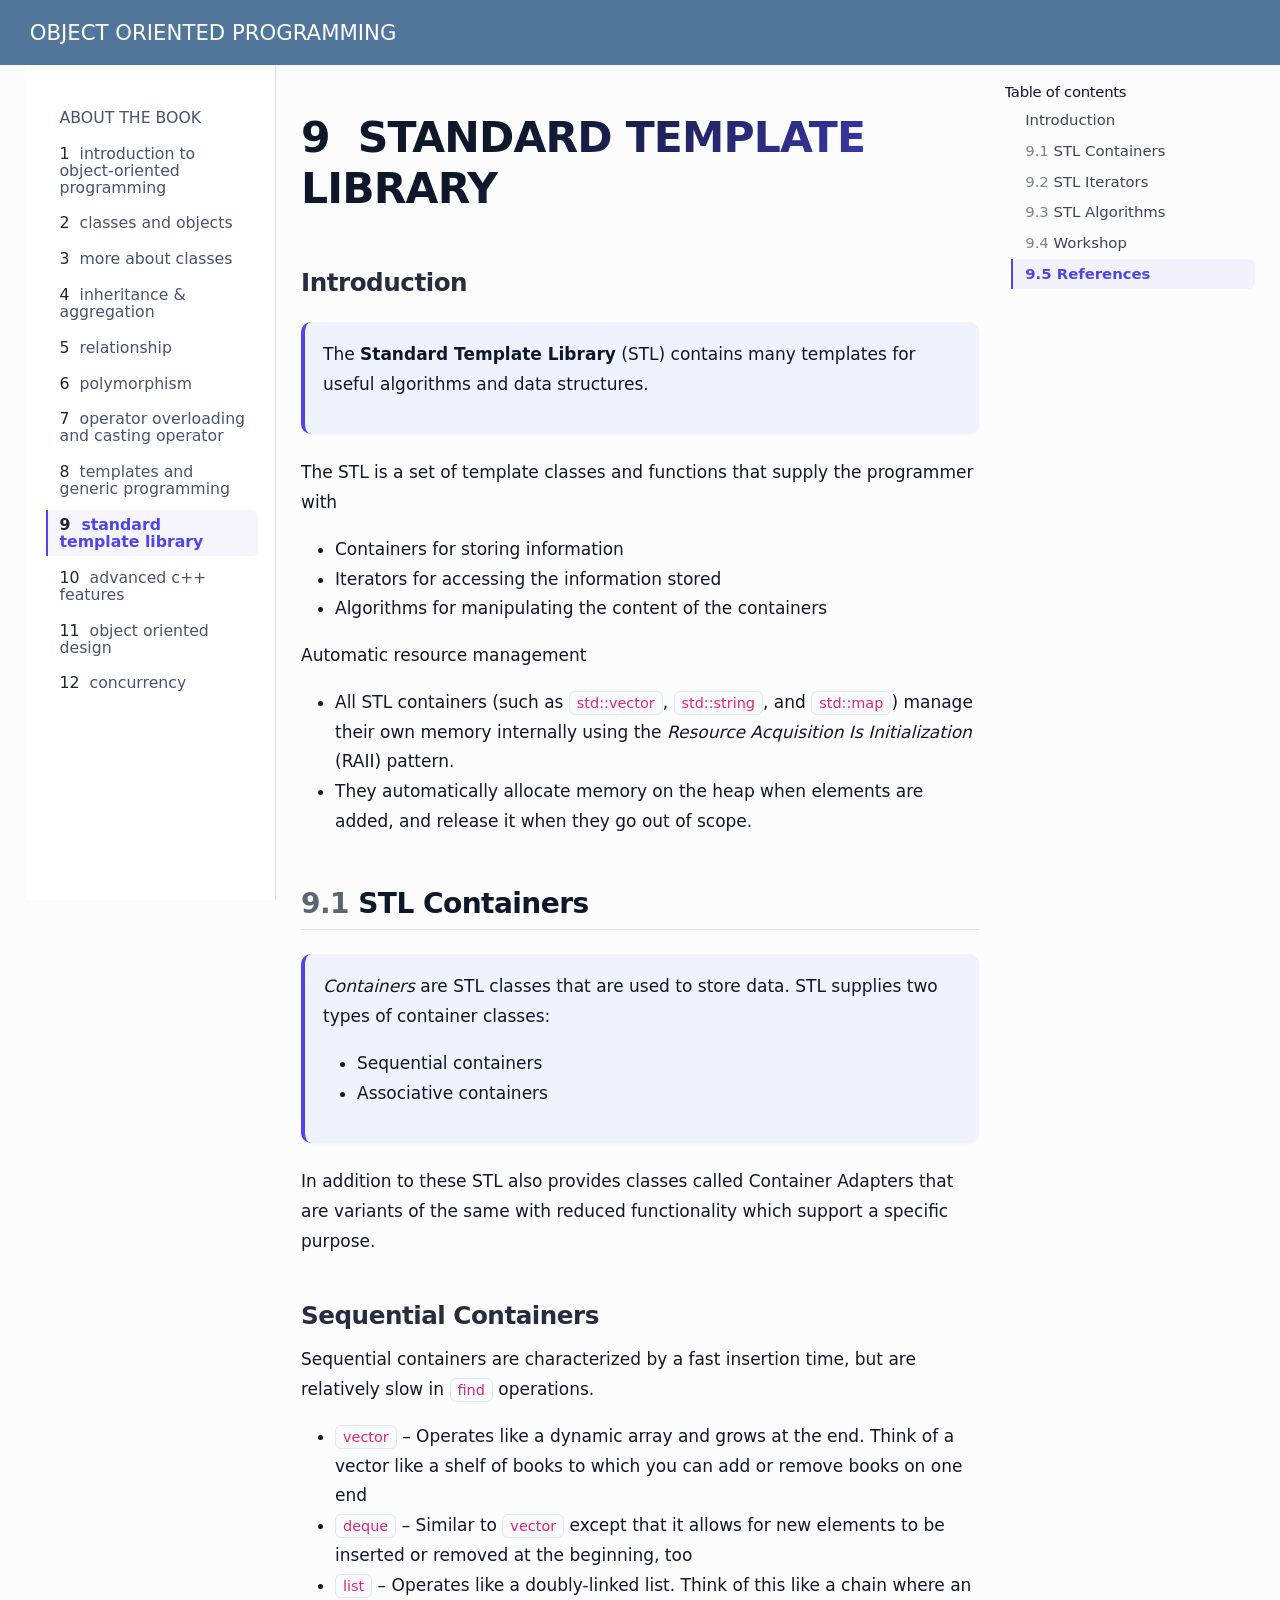
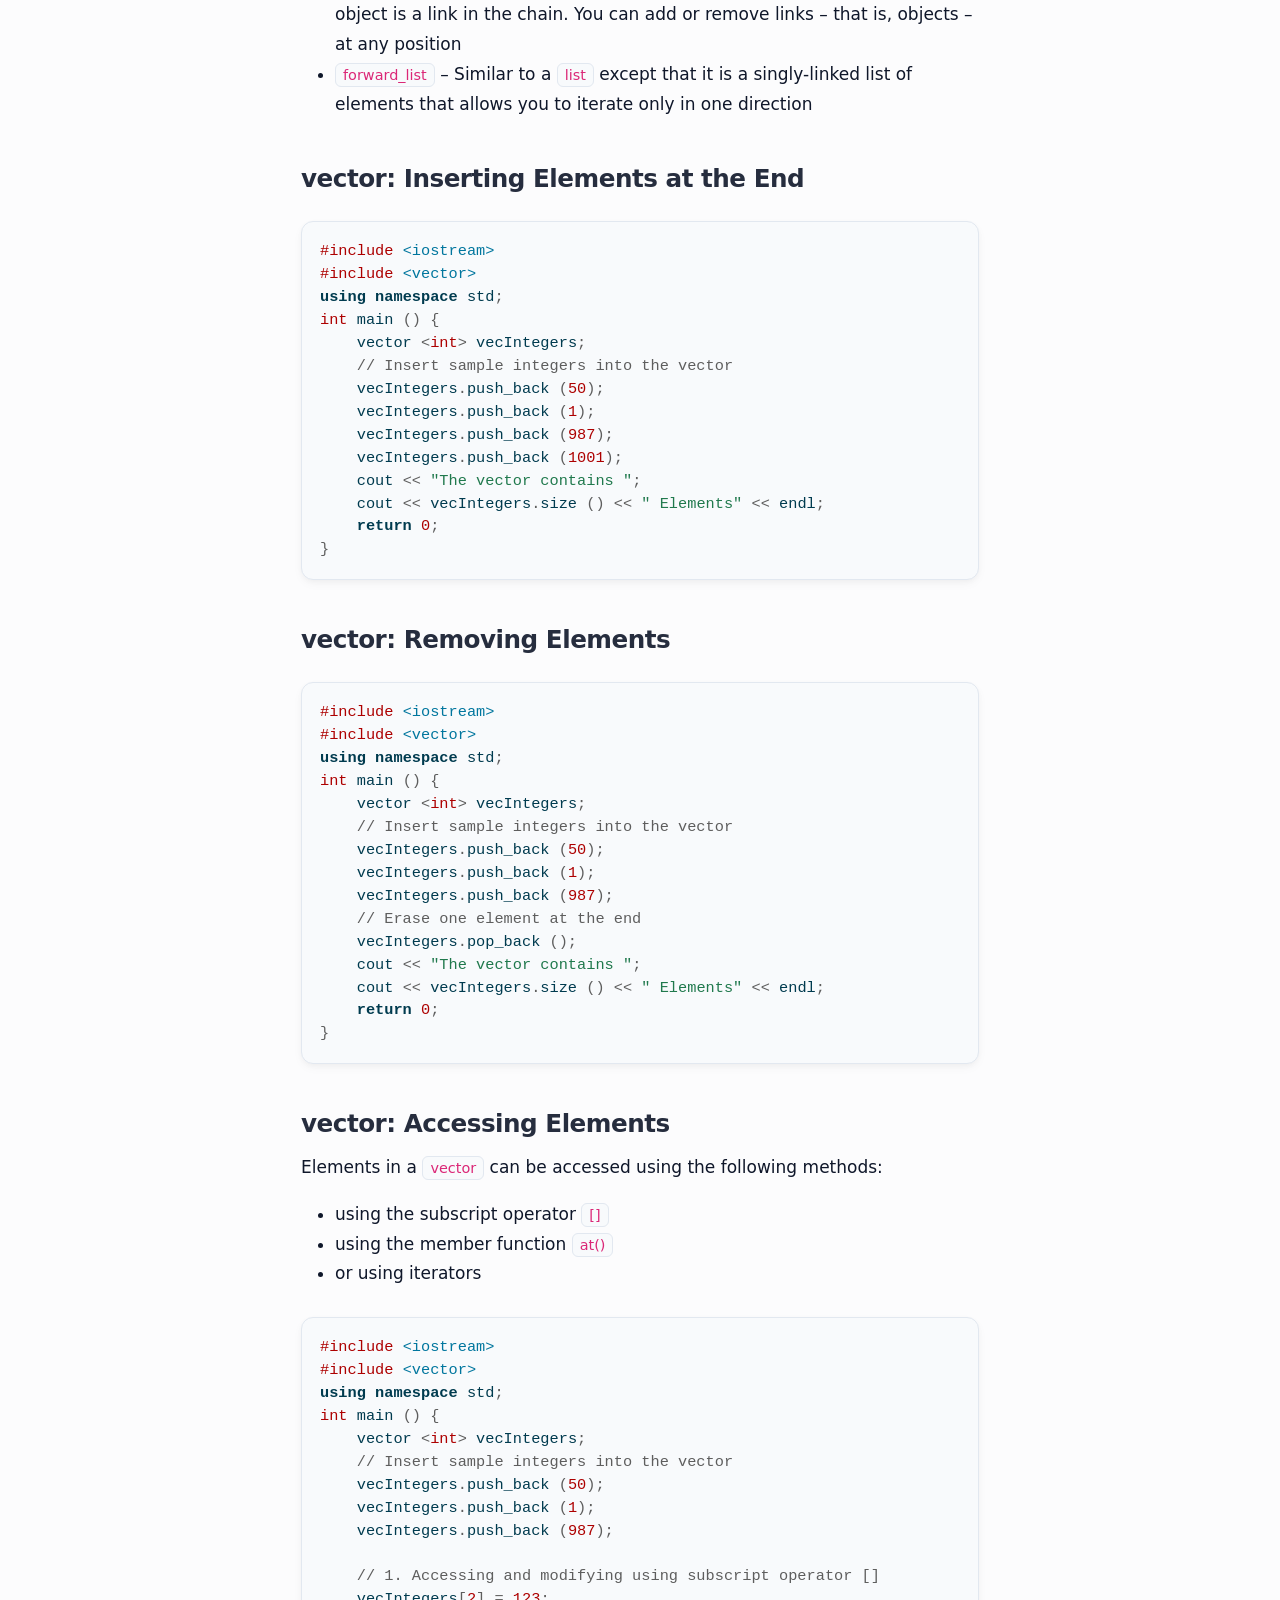
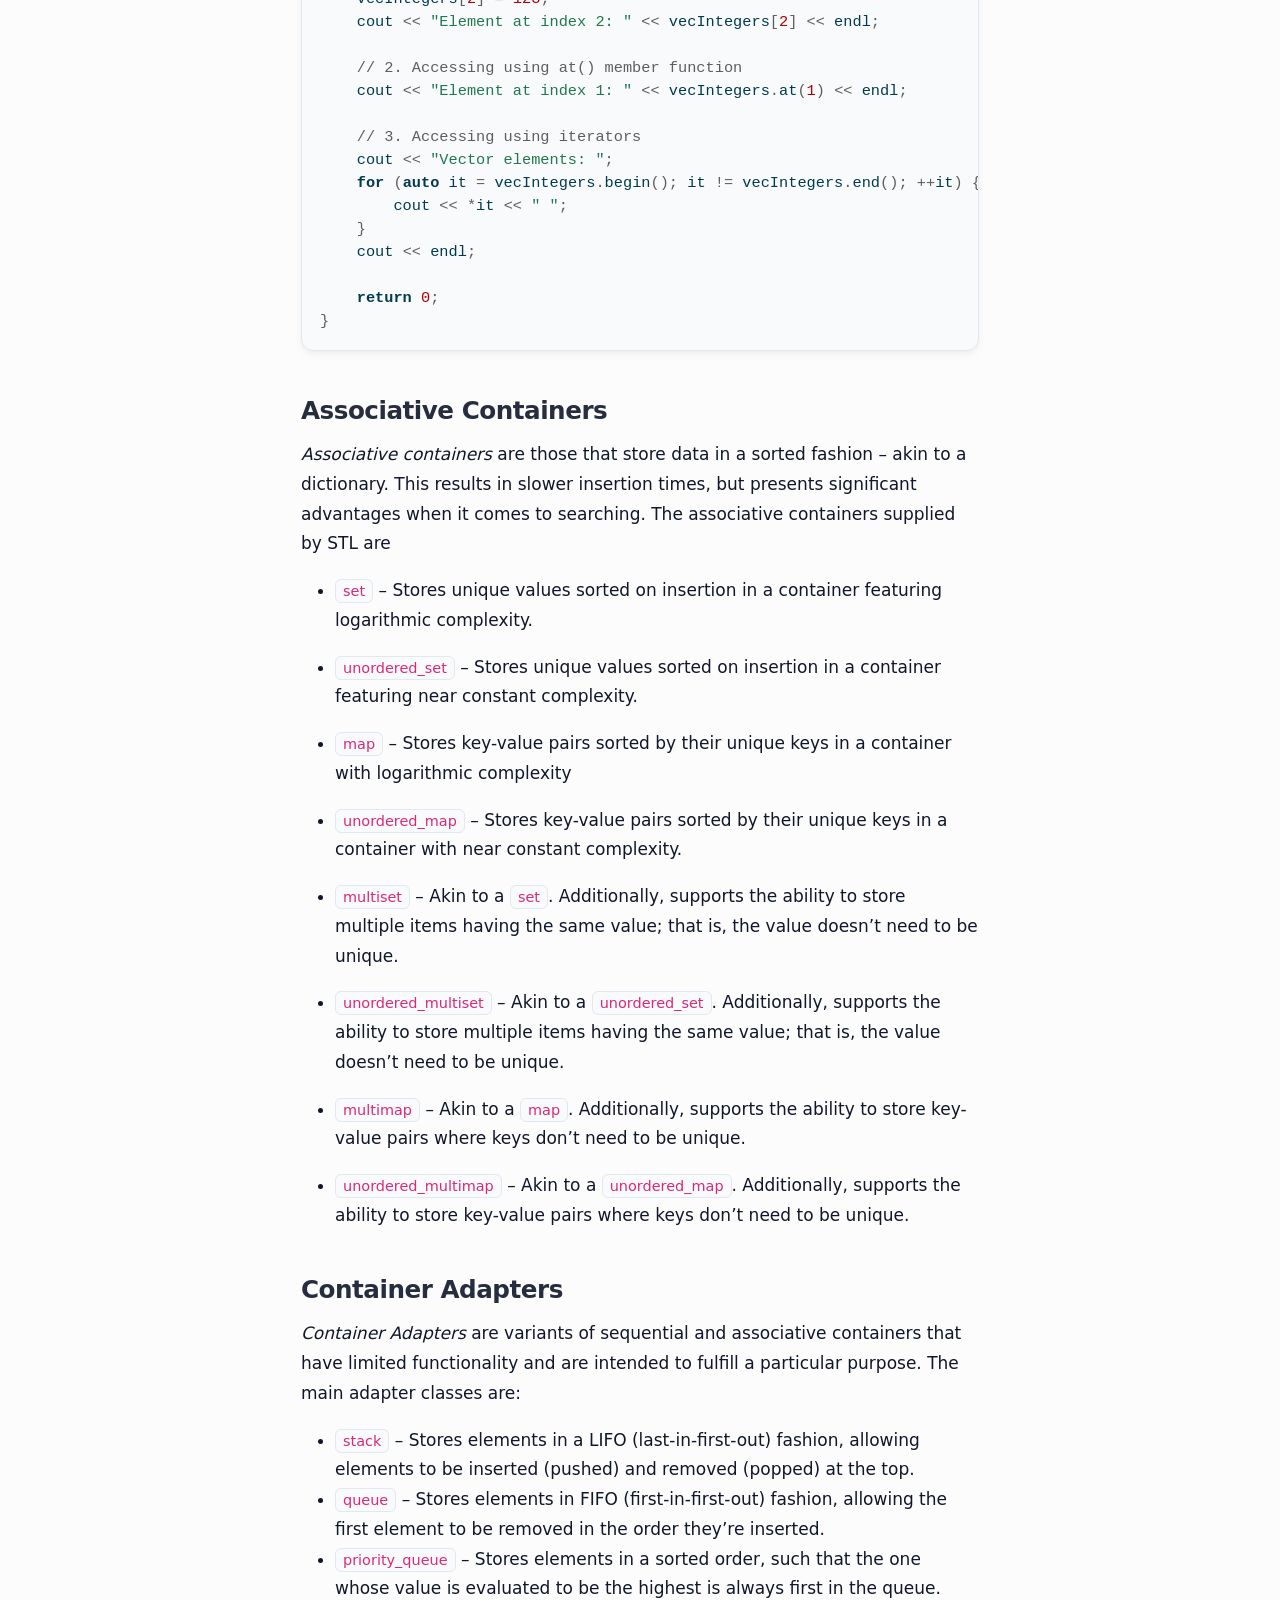
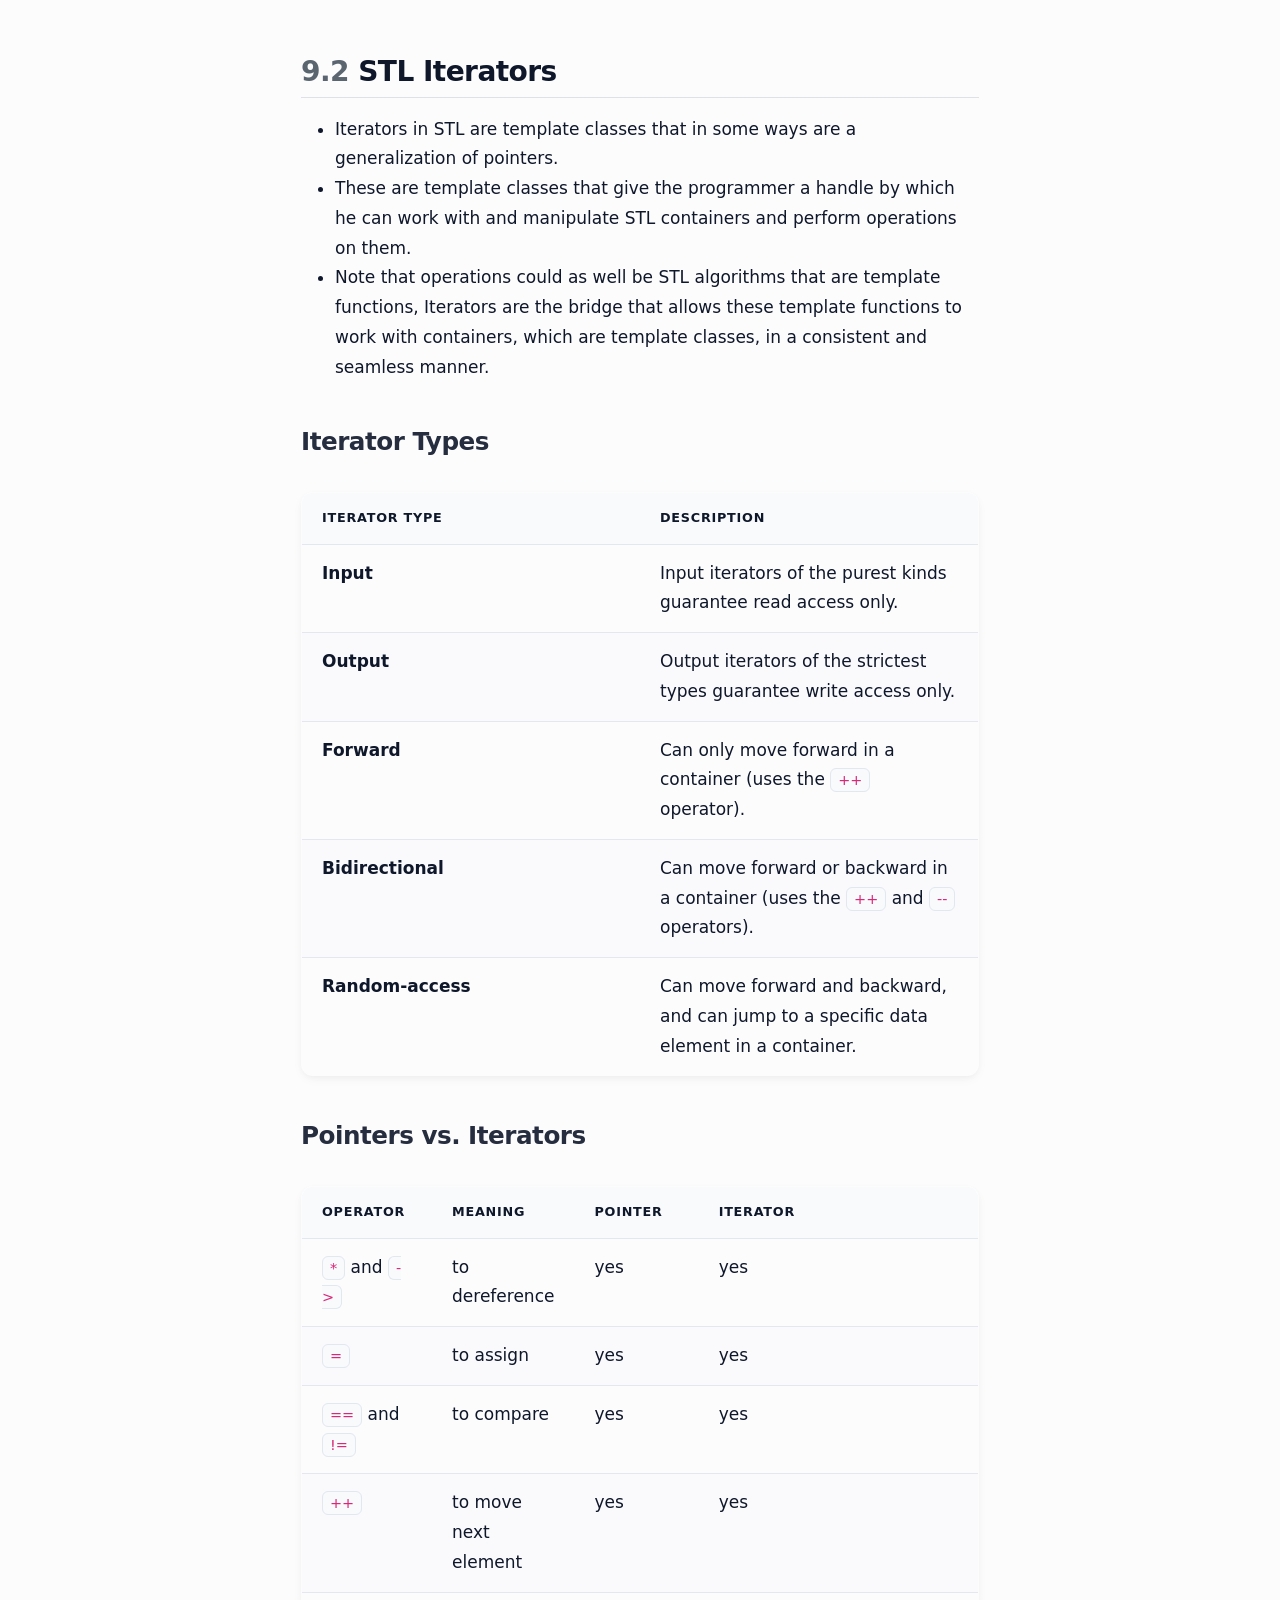
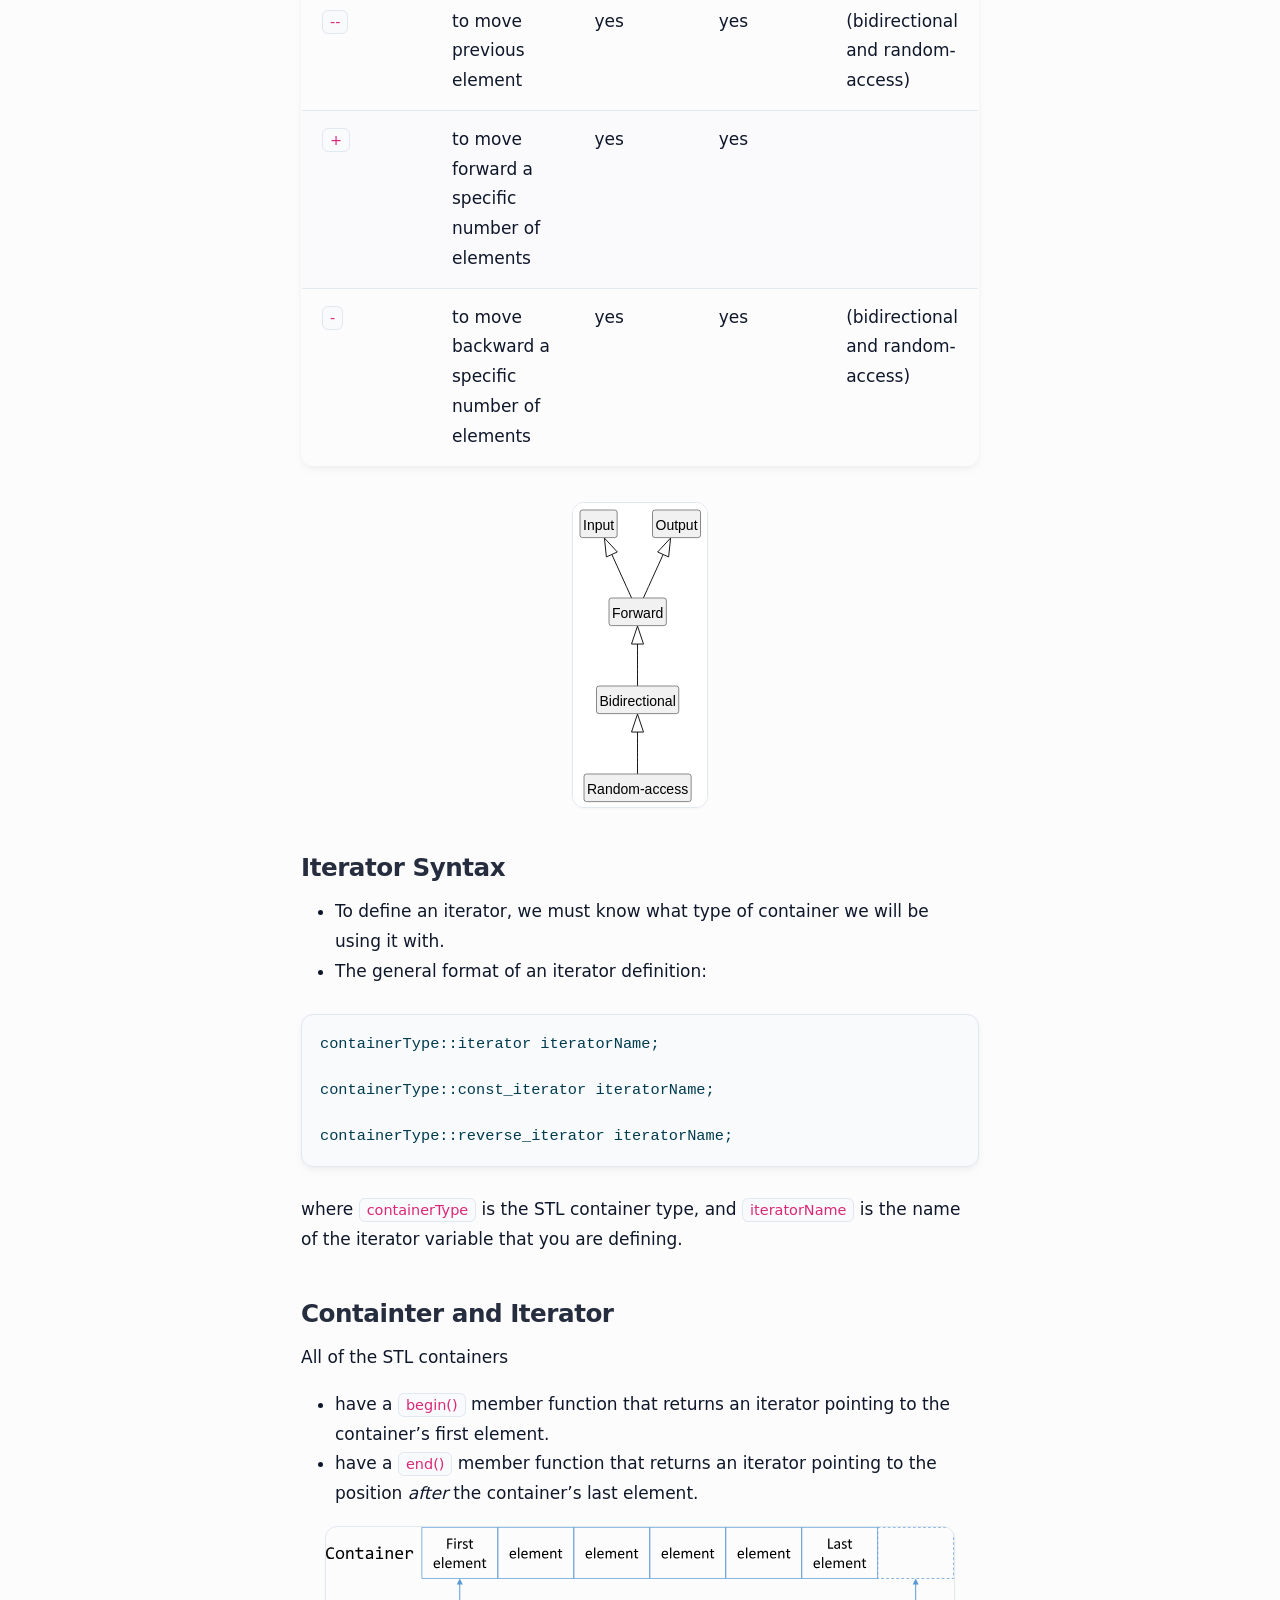
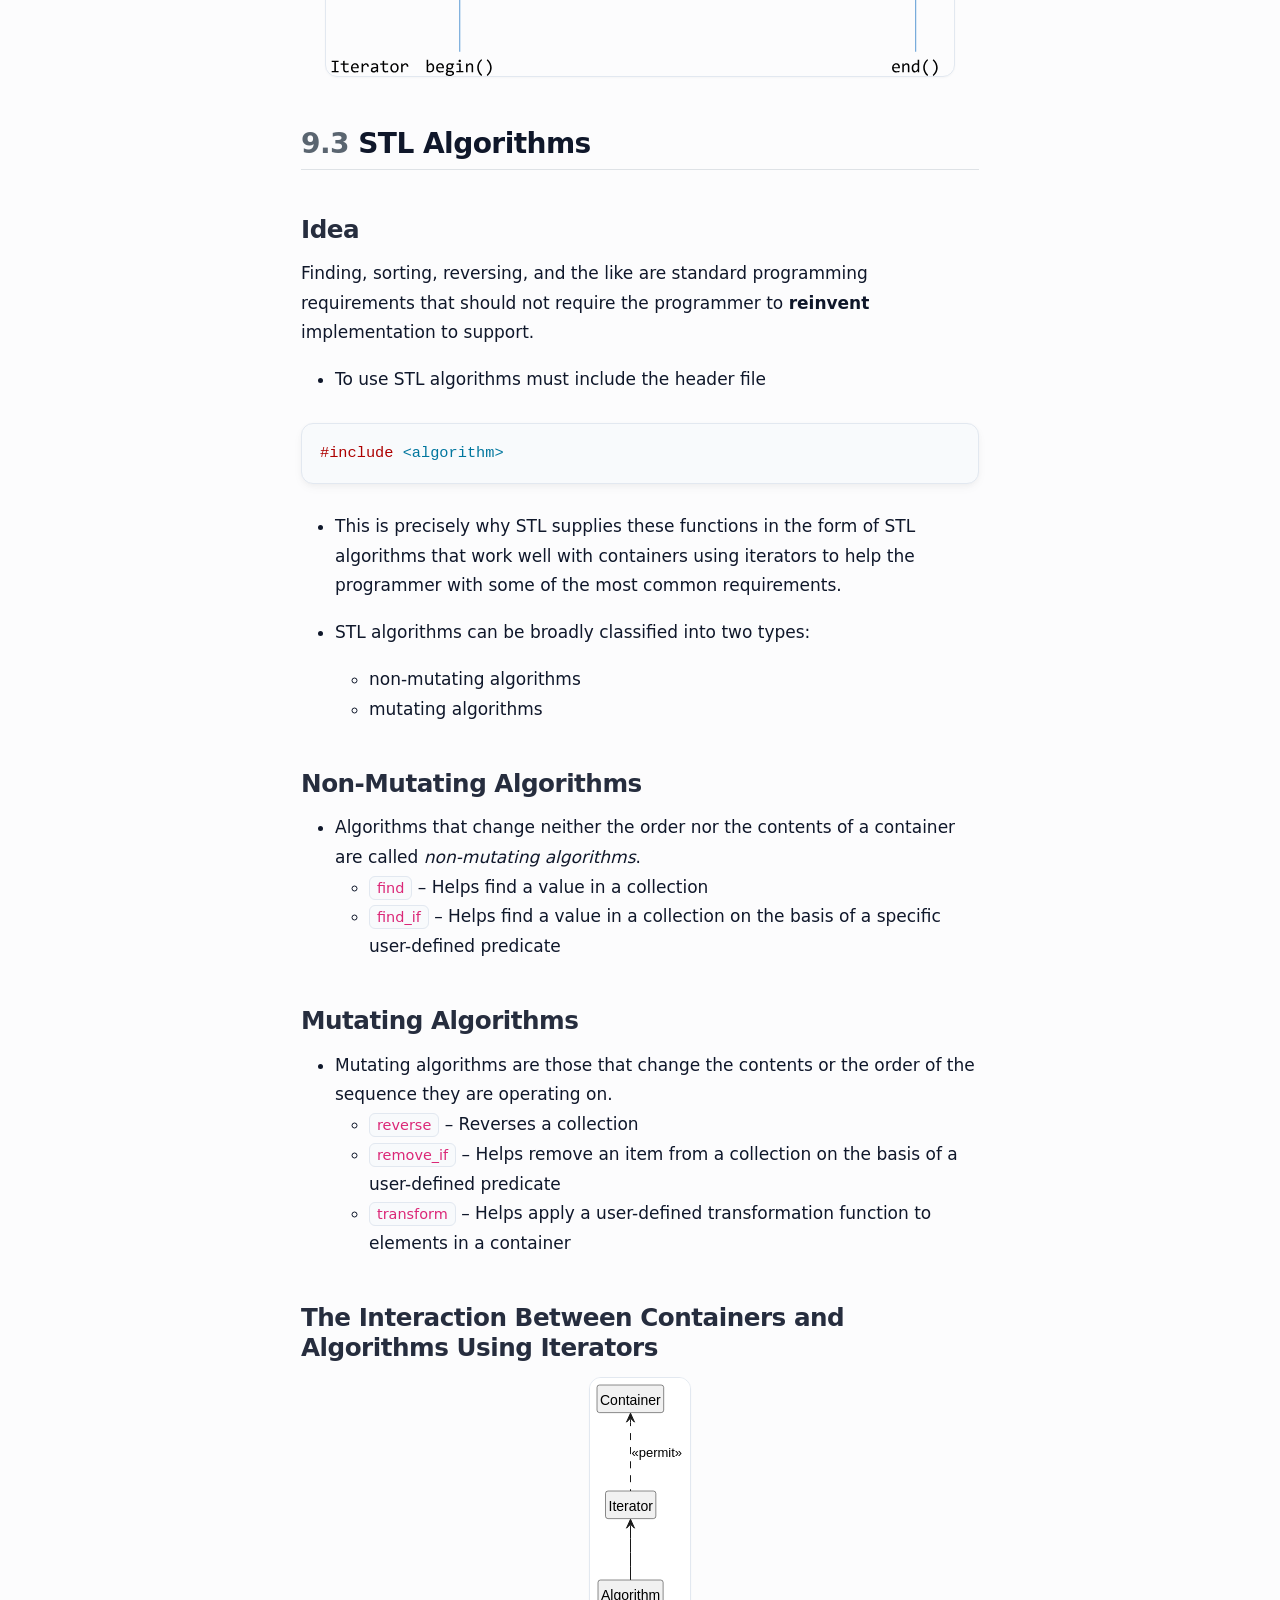
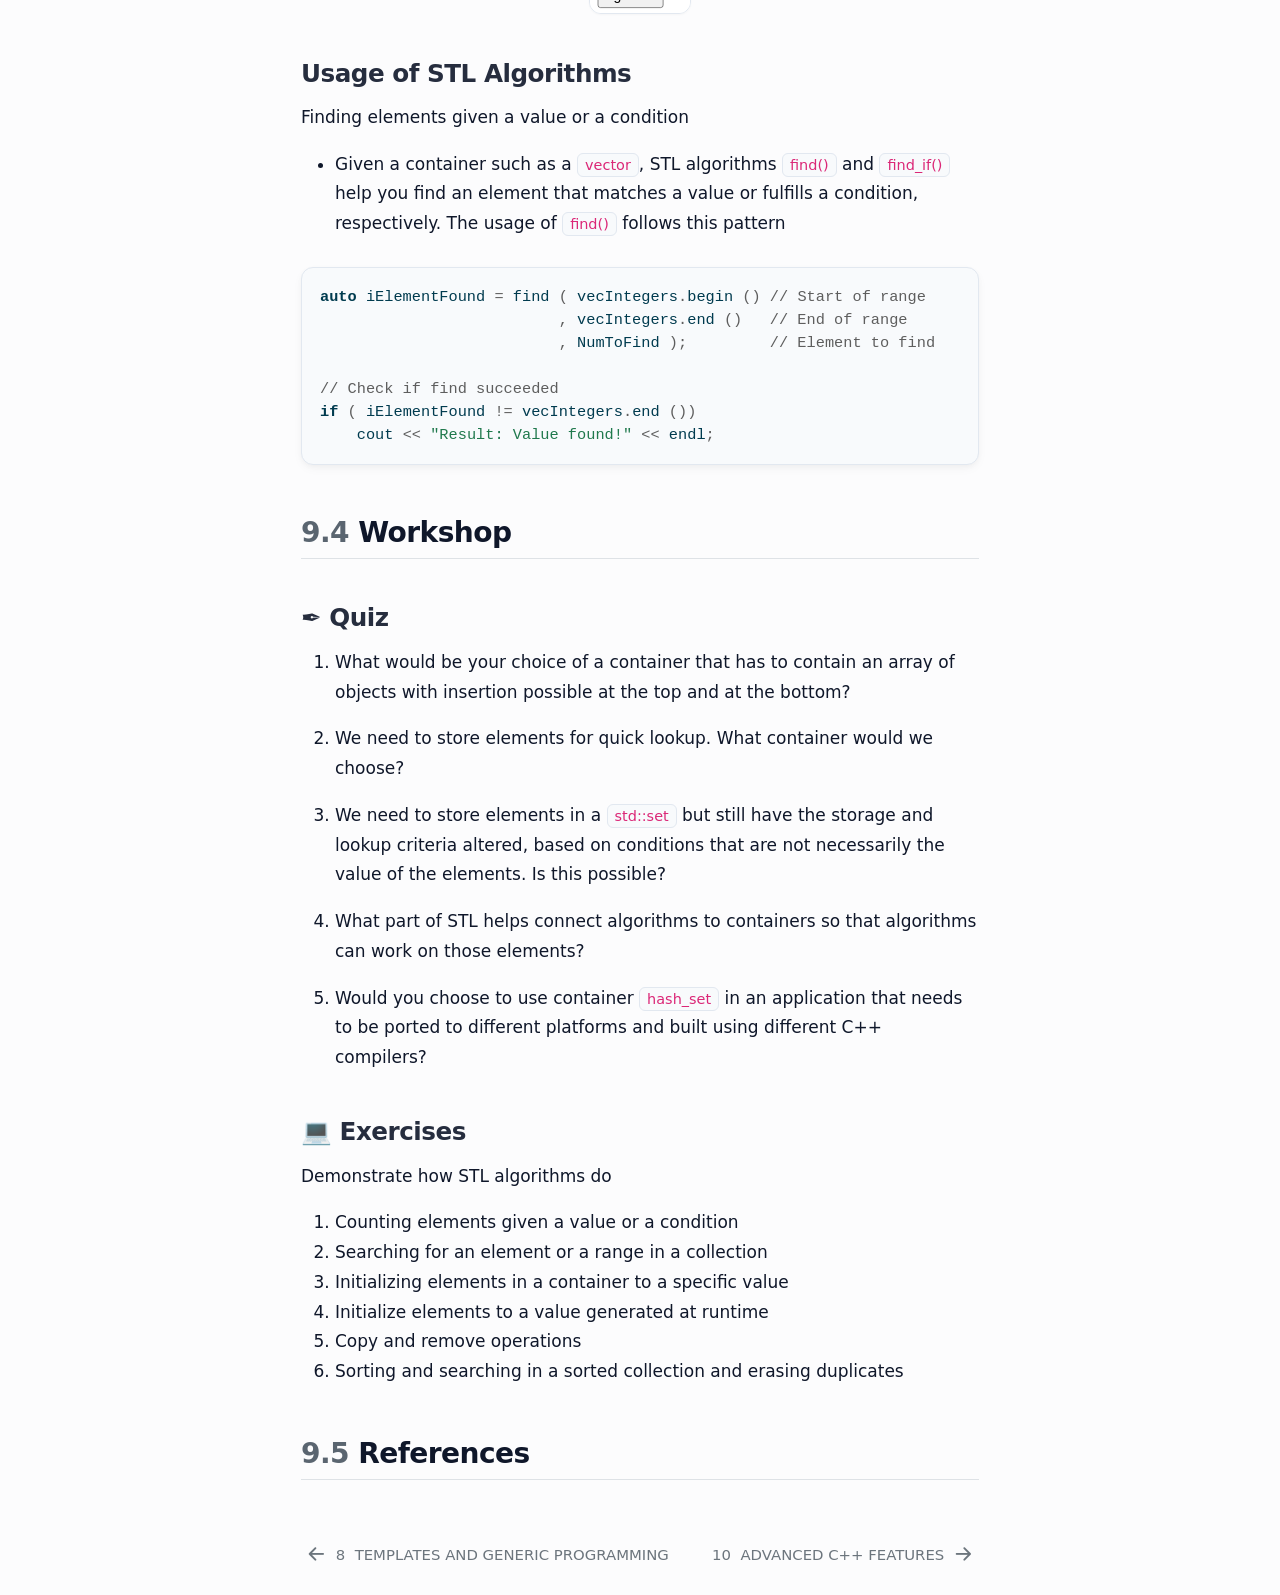
<file: lect07-stl.html>
<!DOCTYPE html>
<html xmlns="http://www.w3.org/1999/xhtml" lang="en" xml:lang="en"><head>

<meta charset="utf-8">
<meta name="generator" content="quarto-1.10.18">

<meta name="viewport" content="width=device-width, initial-scale=1.0, user-scalable=yes">


<title>9&nbsp; STANDARD TEMPLATE LIBRARY – OBJECT ORIENTED PROGRAMMING</title>
<style>
/* Default styles provided by pandoc.
** See https://pandoc.org/MANUAL.html#variables-for-html for config info.
*/
span.smallcaps{font-variant: small-caps;}
div.columns{display: flex; gap: 1.5em;}
div.column{flex: auto;}
@media screen {
div.columns{gap: min(4vw, 1.5em);}
div.column{overflow-x: auto;}
}
div.hanging-indent{margin-left: 1.5em; text-indent: -1.5em;}
ul.task-list{list-style: none;}
ul.task-list li input[type="checkbox"] {
  width: 0.8em;
  margin: 0 0.8em 0.2em -1em; /* quarto-specific, see https://github.com/quarto-dev/quarto-cli/issues/4556 */ 
  vertical-align: middle;
}
/* CSS for syntax highlighting */
html { -webkit-text-size-adjust: 100%; }
pre > code.sourceCode { white-space: pre; position: relative; }
pre > code.sourceCode > span { display: inline-block; line-height: 1.25; }
pre > code.sourceCode > span:empty { height: 1.2em; }
.sourceCode { overflow: visible; }
code.sourceCode > span { color: inherit; text-decoration: inherit; }
div.sourceCode { margin: 1em 0; }
pre.sourceCode { margin: 0; }
@media screen {
div.sourceCode { overflow: auto; }
}
@media print {
pre > code.sourceCode { white-space: pre-wrap; }
pre > code.sourceCode > span { text-indent: -5em; padding-left: 5em; }
}
pre.numberSource code
  { counter-reset: source-line 0; }
pre.numberSource code > span
  { position: relative; left: -4em; counter-increment: source-line; }
pre.numberSource code > span > a:first-child::before
  { content: counter(source-line);
    position: relative; left: -1em; text-align: right; vertical-align: baseline;
    border: none; display: inline-block;
    -webkit-touch-callout: none; -webkit-user-select: none;
    -khtml-user-select: none; -moz-user-select: none;
    -ms-user-select: none; user-select: none;
    padding: 0 4px; width: 4em;
  }
pre.numberSource { margin-left: 3em;  padding-left: 4px; }
div.sourceCode
  {   }
@media screen {
pre > code.sourceCode > span > a:first-child::before { text-decoration: underline; }
}
</style>


<script src="site_libs/quarto-nav/quarto-nav.js"></script>
<script src="site_libs/quarto-nav/headroom.min.js"></script>
<script src="site_libs/clipboard/clipboard.min.js"></script>
<script src="site_libs/quarto-search/autocomplete.umd.js"></script>
<script src="site_libs/quarto-search/fuse.min.js"></script>
<script src="site_libs/quarto-search/quarto-search.js"></script>
<meta name="quarto:offset" content="./">
<link href="./lect08-advanced.html" rel="next">
<link href="./lect06-template.html" rel="prev">
<script src="site_libs/quarto-html/quarto.js" type="module"></script>
<script src="site_libs/quarto-html/tabsets/tabsets.js" type="module"></script>
<script src="site_libs/quarto-html/popper.min.js"></script>
<script src="site_libs/quarto-html/tippy.umd.min.js"></script>
<script src="site_libs/quarto-html/anchor.min.js"></script>
<link href="site_libs/quarto-html/tippy.css" rel="stylesheet">
<link href="site_libs/quarto-html/quarto-syntax-highlighting-64a204ab8560d761af7679ceaba22944.css" rel="stylesheet" id="quarto-text-highlighting-styles">
<script src="site_libs/bootstrap/bootstrap.min.js"></script>
<link href="site_libs/bootstrap/bootstrap-icons.css" rel="stylesheet">
<link href="site_libs/bootstrap/bootstrap-3e5f0145640a6fc0772bb9b0cfbf312e.min.css" rel="stylesheet" append-hash="true" id="quarto-bootstrap" data-mode="light">
<script id="quarto-search-options" type="application/json">{
  "location": "navbar",
  "copy-button": false,
  "collapse-after": 3,
  "panel-placement": "end",
  "type": "overlay",
  "limit": 50,
  "keyboard-shortcut": [
    "f",
    "/",
    "s"
  ],
  "show-item-context": false,
  "language": {
    "search-no-results-text": "No results",
    "search-matching-documents-text": "matching documents",
    "search-copy-link-title": "Copy link to search",
    "search-hide-matches-text": "Hide additional matches",
    "search-more-match-text": "more match in this document",
    "search-more-matches-text": "more matches in this document",
    "search-clear-button-title": "Clear",
    "search-text-placeholder": "",
    "search-detached-cancel-button-title": "Cancel",
    "search-submit-button-title": "Submit",
    "search-label": "Search"
  }
}</script>


<link rel="stylesheet" href="theme.css">
</head>

<body class="nav-sidebar floating nav-fixed quarto-light">

<div id="quarto-search-results"></div>
  <header id="quarto-header" class="headroom fixed-top">
    <nav class="navbar navbar-expand-lg " data-bs-theme="dark">
      <div class="navbar-container container-fluid">
      <div class="navbar-brand-container mx-auto">
    <a class="navbar-brand" href="./index.html">
    <span class="navbar-title">OBJECT ORIENTED PROGRAMMING</span>
    </a>
  </div>
        <div class="quarto-navbar-tools tools-end">
</div>
      </div> <!-- /container-fluid -->
    </nav>
  <nav class="quarto-secondary-nav">
    <div class="container-fluid d-flex">
      <button type="button" class="quarto-btn-toggle btn" data-bs-toggle="collapse" role="button" data-bs-target=".quarto-sidebar-collapse-item" aria-controls="quarto-sidebar" aria-expanded="false" aria-label="Toggle sidebar navigation" onclick="if (window.quartoToggleHeadroom) { window.quartoToggleHeadroom(); }">
        <i class="bi bi-layout-text-sidebar-reverse"></i>
      </button>
        <nav class="quarto-page-breadcrumbs" aria-label="breadcrumb"><ol class="breadcrumb"><li class="breadcrumb-item"><a href="./lect07-stl.html"><span class="chapter-number">9</span>&nbsp; <span class="chapter-title">STANDARD TEMPLATE LIBRARY</span></a></li></ol></nav>
        <a class="flex-grow-1" role="navigation" data-bs-toggle="collapse" data-bs-target=".quarto-sidebar-collapse-item" aria-controls="quarto-sidebar" aria-expanded="false" aria-label="Toggle sidebar navigation" onclick="if (window.quartoToggleHeadroom) { window.quartoToggleHeadroom(); }">      
        </a>
    </div>
  </nav>
</header>
<!-- content -->
<div id="quarto-content" class="quarto-container page-columns page-rows-contents page-layout-article page-navbar">
<!-- sidebar -->
  <nav id="quarto-sidebar" class="sidebar collapse collapse-horizontal quarto-sidebar-collapse-item sidebar-navigation floating overflow-auto">
    <div class="sidebar-menu-container"> 
    <ul class="list-unstyled mt-1">
        <li class="sidebar-item">
  <div class="sidebar-item-container"> 
  <a href="./index.html" class="sidebar-item-text sidebar-link">
 <span class="menu-text">About the book</span></a>
  </div>
</li>
        <li class="sidebar-item">
  <div class="sidebar-item-container"> 
  <a href="./lect01-introduction.html" class="sidebar-item-text sidebar-link">
 <span class="menu-text"><span class="chapter-number">1</span>&nbsp; <span class="chapter-title">INTRODUCTION TO OBJECT-ORIENTED PROGRAMMING</span></span></a>
  </div>
</li>
        <li class="sidebar-item">
  <div class="sidebar-item-container"> 
  <a href="./lect02-class.html" class="sidebar-item-text sidebar-link">
 <span class="menu-text"><span class="chapter-number">2</span>&nbsp; <span class="chapter-title">CLASSES AND OBJECTS</span></span></a>
  </div>
</li>
        <li class="sidebar-item">
  <div class="sidebar-item-container"> 
  <a href="./lect02-class-2.html" class="sidebar-item-text sidebar-link">
 <span class="menu-text"><span class="chapter-number">3</span>&nbsp; <span class="chapter-title">MORE ABOUT CLASSES</span></span></a>
  </div>
</li>
        <li class="sidebar-item">
  <div class="sidebar-item-container"> 
  <a href="./lect03-inheritance.html" class="sidebar-item-text sidebar-link">
 <span class="menu-text"><span class="chapter-number">4</span>&nbsp; <span class="chapter-title">INHERITANCE &amp; AGGREGATION</span></span></a>
  </div>
</li>
        <li class="sidebar-item">
  <div class="sidebar-item-container"> 
  <a href="./lect03-relationship.html" class="sidebar-item-text sidebar-link">
 <span class="menu-text"><span class="chapter-number">5</span>&nbsp; <span class="chapter-title">RELATIONSHIP</span></span></a>
  </div>
</li>
        <li class="sidebar-item">
  <div class="sidebar-item-container"> 
  <a href="./lect04-polymorphism.html" class="sidebar-item-text sidebar-link">
 <span class="menu-text"><span class="chapter-number">6</span>&nbsp; <span class="chapter-title">POLYMORPHISM</span></span></a>
  </div>
</li>
        <li class="sidebar-item">
  <div class="sidebar-item-container"> 
  <a href="./lect05-operator.html" class="sidebar-item-text sidebar-link">
 <span class="menu-text"><span class="chapter-number">7</span>&nbsp; <span class="chapter-title">OPERATOR OVERLOADING AND CASTING OPERATOR</span></span></a>
  </div>
</li>
        <li class="sidebar-item">
  <div class="sidebar-item-container"> 
  <a href="./lect06-template.html" class="sidebar-item-text sidebar-link">
 <span class="menu-text"><span class="chapter-number">8</span>&nbsp; <span class="chapter-title">TEMPLATES AND GENERIC PROGRAMMING</span></span></a>
  </div>
</li>
        <li class="sidebar-item">
  <div class="sidebar-item-container"> 
  <a href="./lect07-stl.html" class="sidebar-item-text sidebar-link active">
 <span class="menu-text"><span class="chapter-number">9</span>&nbsp; <span class="chapter-title">STANDARD TEMPLATE LIBRARY</span></span></a>
  </div>
</li>
        <li class="sidebar-item">
  <div class="sidebar-item-container"> 
  <a href="./lect08-advanced.html" class="sidebar-item-text sidebar-link">
 <span class="menu-text"><span class="chapter-number">10</span>&nbsp; <span class="chapter-title">ADVANCED C++ FEATURES</span></span></a>
  </div>
</li>
        <li class="sidebar-item">
  <div class="sidebar-item-container"> 
  <a href="./lect09-design.html" class="sidebar-item-text sidebar-link">
 <span class="menu-text"><span class="chapter-number">11</span>&nbsp; <span class="chapter-title">Object Oriented Design</span></span></a>
  </div>
</li>
        <li class="sidebar-item">
  <div class="sidebar-item-container"> 
  <a href="./lect10-concurrency.html" class="sidebar-item-text sidebar-link">
 <span class="menu-text"><span class="chapter-number">12</span>&nbsp; <span class="chapter-title">CONCURRENCY</span></span></a>
  </div>
</li>
    </ul>
    </div>
</nav>
<div id="quarto-sidebar-glass" class="quarto-sidebar-collapse-item" data-bs-toggle="collapse" data-bs-target=".quarto-sidebar-collapse-item"></div>
<!-- margin-sidebar -->
    <div id="quarto-margin-sidebar" class="sidebar margin-sidebar">
        <nav id="TOC" role="doc-toc" class="toc-active">
    <h2 id="toc-title">Table of contents</h2>
   
  <ul>
  <li><a href="#introduction" id="toc-introduction" class="nav-link active" data-scroll-target="#introduction">Introduction</a></li>
  <li><a href="#stl-containers" id="toc-stl-containers" class="nav-link" data-scroll-target="#stl-containers"><span class="header-section-number">9.1</span> STL Containers</a>
  <ul class="collapse">
  <li><a href="#sequential-containers" id="toc-sequential-containers" class="nav-link" data-scroll-target="#sequential-containers">Sequential Containers</a></li>
  <li><a href="#vector-inserting-elements-at-the-end" id="toc-vector-inserting-elements-at-the-end" class="nav-link" data-scroll-target="#vector-inserting-elements-at-the-end">vector: Inserting Elements at the End</a></li>
  <li><a href="#vector-removing-elements" id="toc-vector-removing-elements" class="nav-link" data-scroll-target="#vector-removing-elements">vector: Removing Elements</a></li>
  <li><a href="#vector-accessing-elements" id="toc-vector-accessing-elements" class="nav-link" data-scroll-target="#vector-accessing-elements">vector: Accessing Elements</a></li>
  <li><a href="#associative-containers" id="toc-associative-containers" class="nav-link" data-scroll-target="#associative-containers">Associative Containers</a></li>
  <li><a href="#container-adapters" id="toc-container-adapters" class="nav-link" data-scroll-target="#container-adapters">Container Adapters</a></li>
  </ul></li>
  <li><a href="#stl-iterators" id="toc-stl-iterators" class="nav-link" data-scroll-target="#stl-iterators"><span class="header-section-number">9.2</span> STL Iterators</a>
  <ul class="collapse">
  <li><a href="#iterator-types" id="toc-iterator-types" class="nav-link" data-scroll-target="#iterator-types">Iterator Types</a></li>
  <li><a href="#pointers-vs.-iterators" id="toc-pointers-vs.-iterators" class="nav-link" data-scroll-target="#pointers-vs.-iterators">Pointers vs.&nbsp;Iterators</a></li>
  <li><a href="#iterator-syntax" id="toc-iterator-syntax" class="nav-link" data-scroll-target="#iterator-syntax">Iterator Syntax</a></li>
  <li><a href="#containter-and-iterator" id="toc-containter-and-iterator" class="nav-link" data-scroll-target="#containter-and-iterator">Containter and Iterator</a></li>
  </ul></li>
  <li><a href="#stl-algorithms" id="toc-stl-algorithms" class="nav-link" data-scroll-target="#stl-algorithms"><span class="header-section-number">9.3</span> STL Algorithms</a>
  <ul class="collapse">
  <li><a href="#idea" id="toc-idea" class="nav-link" data-scroll-target="#idea">Idea</a></li>
  <li><a href="#non-mutating-algorithms" id="toc-non-mutating-algorithms" class="nav-link" data-scroll-target="#non-mutating-algorithms">Non-Mutating Algorithms</a></li>
  <li><a href="#mutating-algorithms" id="toc-mutating-algorithms" class="nav-link" data-scroll-target="#mutating-algorithms">Mutating Algorithms</a></li>
  <li><a href="#the-interaction-between-containers-and-algorithms-using-iterators" id="toc-the-interaction-between-containers-and-algorithms-using-iterators" class="nav-link" data-scroll-target="#the-interaction-between-containers-and-algorithms-using-iterators">The Interaction Between Containers and Algorithms Using Iterators</a></li>
  <li><a href="#usage-of-stl-algorithms" id="toc-usage-of-stl-algorithms" class="nav-link" data-scroll-target="#usage-of-stl-algorithms">Usage of STL Algorithms</a></li>
  </ul></li>
  <li><a href="#workshop" id="toc-workshop" class="nav-link" data-scroll-target="#workshop"><span class="header-section-number">9.4</span> Workshop</a>
  <ul class="collapse">
  <li><a href="#quiz" id="toc-quiz" class="nav-link" data-scroll-target="#quiz">✒ Quiz</a></li>
  <li><a href="#exercises" id="toc-exercises" class="nav-link" data-scroll-target="#exercises">💻 Exercises</a></li>
  </ul></li>
  <li><a href="#references" id="toc-references" class="nav-link" data-scroll-target="#references"><span class="header-section-number">9.5</span> References</a></li>
  </ul>
</nav>
    </div>
<!-- main -->
<main class="content" id="quarto-document-content">

<header id="title-block-header" class="quarto-title-block default">
<div class="quarto-title">
<h1 class="title"><span class="chapter-number">9</span>&nbsp; <span class="chapter-title">STANDARD TEMPLATE LIBRARY</span></h1>
</div>



<div class="quarto-title-meta">

    
  
    
  </div>
  


</header>


<section id="introduction" class="level3">
<h3 class="anchored" data-anchor-id="introduction">Introduction</h3>
<div class="definition">
<p>The <strong>Standard Template Library</strong> (STL) contains many templates for useful algorithms and data structures.</p>
</div>
<p>The STL is a set of template classes and functions that supply the programmer with</p>
<ul>
<li>Containers for storing information</li>
<li>Iterators for accessing the information stored</li>
<li>Algorithms for manipulating the content of the containers</li>
</ul>
<p>Automatic resource management</p>
<ul>
<li>All STL containers (such as <code>std::vector</code>, <code>std::string</code>, and <code>std::map</code>) manage their own memory internally using the <em>Resource Acquisition Is Initialization</em> (RAII) pattern.</li>
<li>They automatically allocate memory on the heap when elements are added, and release it when they go out of scope.</li>
</ul>
</section>
<section id="stl-containers" class="level2" data-number="9.1">
<h2 data-number="9.1" class="anchored" data-anchor-id="stl-containers"><span class="header-section-number">9.1</span> STL Containers</h2>
<div class="definition">
<p><em>Containers</em> are STL classes that are used to store data. STL supplies two types of container classes:</p>
<ul>
<li>Sequential containers</li>
<li>Associative containers</li>
</ul>
</div>
<p>In addition to these STL also provides classes called Container Adapters that are variants of the same with reduced functionality which support a specific purpose.</p>
<section id="sequential-containers" class="level3">
<h3 class="anchored" data-anchor-id="sequential-containers">Sequential Containers</h3>
<p>Sequential containers are characterized by a fast insertion time, but are relatively slow in <code>find</code> operations.</p>
<ul>
<li><code>vector</code> – Operates like a dynamic array and grows at the end. Think of a vector like a shelf of books to which you can add or remove books on one end</li>
<li><code>deque</code> – Similar to <code>vector</code> except that it allows for new elements to be inserted or removed at the beginning, too</li>
<li><code>list</code> – Operates like a doubly-linked list. Think of this like a chain where an object is a link in the chain. You can add or remove links – that is, objects – at any position</li>
<li><code>forward_list</code> – Similar to a <code>list</code> except that it is a singly-linked list of elements that allows you to iterate only in one direction</li>
</ul>
</section>
<section id="vector-inserting-elements-at-the-end" class="level3">
<h3 class="anchored" data-anchor-id="vector-inserting-elements-at-the-end">vector: Inserting Elements at the End</h3>
<div class="code-copy-outer-scaffold"><div class="sourceCode" id="cb1"><pre class="sourceCode cpp code-with-copy"><code class="sourceCode cpp"><span id="cb1-1"><a href="#cb1-1" aria-hidden="true" tabindex="-1"></a><span class="pp">#include </span><span class="im">&lt;iostream&gt;</span></span>
<span id="cb1-2"><a href="#cb1-2" aria-hidden="true" tabindex="-1"></a><span class="pp">#include </span><span class="im">&lt;vector&gt;</span></span>
<span id="cb1-3"><a href="#cb1-3" aria-hidden="true" tabindex="-1"></a><span class="kw">using</span> <span class="kw">namespace</span> std<span class="op">;</span></span>
<span id="cb1-4"><a href="#cb1-4" aria-hidden="true" tabindex="-1"></a><span class="dt">int</span> main <span class="op">()</span> <span class="op">{</span></span>
<span id="cb1-5"><a href="#cb1-5" aria-hidden="true" tabindex="-1"></a>    vector <span class="op">&lt;</span><span class="dt">int</span><span class="op">&gt;</span> vecIntegers<span class="op">;</span></span>
<span id="cb1-6"><a href="#cb1-6" aria-hidden="true" tabindex="-1"></a>    <span class="co">// Insert sample integers into the vector</span></span>
<span id="cb1-7"><a href="#cb1-7" aria-hidden="true" tabindex="-1"></a>    vecIntegers<span class="op">.</span>push_back <span class="op">(</span><span class="dv">50</span><span class="op">);</span></span>
<span id="cb1-8"><a href="#cb1-8" aria-hidden="true" tabindex="-1"></a>    vecIntegers<span class="op">.</span>push_back <span class="op">(</span><span class="dv">1</span><span class="op">);</span></span>
<span id="cb1-9"><a href="#cb1-9" aria-hidden="true" tabindex="-1"></a>    vecIntegers<span class="op">.</span>push_back <span class="op">(</span><span class="dv">987</span><span class="op">);</span></span>
<span id="cb1-10"><a href="#cb1-10" aria-hidden="true" tabindex="-1"></a>    vecIntegers<span class="op">.</span>push_back <span class="op">(</span><span class="dv">1001</span><span class="op">);</span></span>
<span id="cb1-11"><a href="#cb1-11" aria-hidden="true" tabindex="-1"></a>    cout <span class="op">&lt;&lt;</span> <span class="st">"The vector contains "</span><span class="op">;</span></span>
<span id="cb1-12"><a href="#cb1-12" aria-hidden="true" tabindex="-1"></a>    cout <span class="op">&lt;&lt;</span> vecIntegers<span class="op">.</span>size <span class="op">()</span> <span class="op">&lt;&lt;</span> <span class="st">" Elements"</span> <span class="op">&lt;&lt;</span> endl<span class="op">;</span></span>
<span id="cb1-13"><a href="#cb1-13" aria-hidden="true" tabindex="-1"></a>    <span class="cf">return</span> <span class="dv">0</span><span class="op">;</span></span>
<span id="cb1-14"><a href="#cb1-14" aria-hidden="true" tabindex="-1"></a><span class="op">}</span></span></code></pre></div><button title="Copy to Clipboard" class="code-copy-button"><i class="bi"></i></button></div>
</section>
<section id="vector-removing-elements" class="level3">
<h3 class="anchored" data-anchor-id="vector-removing-elements">vector: Removing Elements</h3>
<div class="code-copy-outer-scaffold"><div class="sourceCode" id="cb2"><pre class="sourceCode cpp code-with-copy"><code class="sourceCode cpp"><span id="cb2-1"><a href="#cb2-1" aria-hidden="true" tabindex="-1"></a><span class="pp">#include </span><span class="im">&lt;iostream&gt;</span></span>
<span id="cb2-2"><a href="#cb2-2" aria-hidden="true" tabindex="-1"></a><span class="pp">#include </span><span class="im">&lt;vector&gt;</span></span>
<span id="cb2-3"><a href="#cb2-3" aria-hidden="true" tabindex="-1"></a><span class="kw">using</span> <span class="kw">namespace</span> std<span class="op">;</span></span>
<span id="cb2-4"><a href="#cb2-4" aria-hidden="true" tabindex="-1"></a><span class="dt">int</span> main <span class="op">()</span> <span class="op">{</span></span>
<span id="cb2-5"><a href="#cb2-5" aria-hidden="true" tabindex="-1"></a>    vector <span class="op">&lt;</span><span class="dt">int</span><span class="op">&gt;</span> vecIntegers<span class="op">;</span></span>
<span id="cb2-6"><a href="#cb2-6" aria-hidden="true" tabindex="-1"></a>    <span class="co">// Insert sample integers into the vector</span></span>
<span id="cb2-7"><a href="#cb2-7" aria-hidden="true" tabindex="-1"></a>    vecIntegers<span class="op">.</span>push_back <span class="op">(</span><span class="dv">50</span><span class="op">);</span></span>
<span id="cb2-8"><a href="#cb2-8" aria-hidden="true" tabindex="-1"></a>    vecIntegers<span class="op">.</span>push_back <span class="op">(</span><span class="dv">1</span><span class="op">);</span></span>
<span id="cb2-9"><a href="#cb2-9" aria-hidden="true" tabindex="-1"></a>    vecIntegers<span class="op">.</span>push_back <span class="op">(</span><span class="dv">987</span><span class="op">);</span></span>
<span id="cb2-10"><a href="#cb2-10" aria-hidden="true" tabindex="-1"></a>    <span class="co">// Erase one element at the end</span></span>
<span id="cb2-11"><a href="#cb2-11" aria-hidden="true" tabindex="-1"></a>    vecIntegers<span class="op">.</span>pop_back <span class="op">();</span></span>
<span id="cb2-12"><a href="#cb2-12" aria-hidden="true" tabindex="-1"></a>    cout <span class="op">&lt;&lt;</span> <span class="st">"The vector contains "</span><span class="op">;</span></span>
<span id="cb2-13"><a href="#cb2-13" aria-hidden="true" tabindex="-1"></a>    cout <span class="op">&lt;&lt;</span> vecIntegers<span class="op">.</span>size <span class="op">()</span> <span class="op">&lt;&lt;</span> <span class="st">" Elements"</span> <span class="op">&lt;&lt;</span> endl<span class="op">;</span></span>
<span id="cb2-14"><a href="#cb2-14" aria-hidden="true" tabindex="-1"></a>    <span class="cf">return</span> <span class="dv">0</span><span class="op">;</span></span>
<span id="cb2-15"><a href="#cb2-15" aria-hidden="true" tabindex="-1"></a><span class="op">}</span></span></code></pre></div><button title="Copy to Clipboard" class="code-copy-button"><i class="bi"></i></button></div>
</section>
<section id="vector-accessing-elements" class="level3">
<h3 class="anchored" data-anchor-id="vector-accessing-elements">vector: Accessing Elements</h3>
<p>Elements in a <code>vector</code> can be accessed using the following methods:</p>
<ul>
<li>using the subscript operator <code>[]</code></li>
<li>using the member function <code>at()</code></li>
<li>or using iterators</li>
</ul>
<div class="code-copy-outer-scaffold"><div class="sourceCode" id="cb3"><pre class="sourceCode cpp code-with-copy"><code class="sourceCode cpp"><span id="cb3-1"><a href="#cb3-1" aria-hidden="true" tabindex="-1"></a><span class="pp">#include </span><span class="im">&lt;iostream&gt;</span></span>
<span id="cb3-2"><a href="#cb3-2" aria-hidden="true" tabindex="-1"></a><span class="pp">#include </span><span class="im">&lt;vector&gt;</span></span>
<span id="cb3-3"><a href="#cb3-3" aria-hidden="true" tabindex="-1"></a><span class="kw">using</span> <span class="kw">namespace</span> std<span class="op">;</span></span>
<span id="cb3-4"><a href="#cb3-4" aria-hidden="true" tabindex="-1"></a><span class="dt">int</span> main <span class="op">()</span> <span class="op">{</span></span>
<span id="cb3-5"><a href="#cb3-5" aria-hidden="true" tabindex="-1"></a>    vector <span class="op">&lt;</span><span class="dt">int</span><span class="op">&gt;</span> vecIntegers<span class="op">;</span></span>
<span id="cb3-6"><a href="#cb3-6" aria-hidden="true" tabindex="-1"></a>    <span class="co">// Insert sample integers into the vector</span></span>
<span id="cb3-7"><a href="#cb3-7" aria-hidden="true" tabindex="-1"></a>    vecIntegers<span class="op">.</span>push_back <span class="op">(</span><span class="dv">50</span><span class="op">);</span></span>
<span id="cb3-8"><a href="#cb3-8" aria-hidden="true" tabindex="-1"></a>    vecIntegers<span class="op">.</span>push_back <span class="op">(</span><span class="dv">1</span><span class="op">);</span></span>
<span id="cb3-9"><a href="#cb3-9" aria-hidden="true" tabindex="-1"></a>    vecIntegers<span class="op">.</span>push_back <span class="op">(</span><span class="dv">987</span><span class="op">);</span></span>
<span id="cb3-10"><a href="#cb3-10" aria-hidden="true" tabindex="-1"></a></span>
<span id="cb3-11"><a href="#cb3-11" aria-hidden="true" tabindex="-1"></a>    <span class="co">// 1. Accessing and modifying using subscript operator []</span></span>
<span id="cb3-12"><a href="#cb3-12" aria-hidden="true" tabindex="-1"></a>    vecIntegers<span class="op">[</span><span class="dv">2</span><span class="op">]</span> <span class="op">=</span> <span class="dv">123</span><span class="op">;</span></span>
<span id="cb3-13"><a href="#cb3-13" aria-hidden="true" tabindex="-1"></a>    cout <span class="op">&lt;&lt;</span> <span class="st">"Element at index 2: "</span> <span class="op">&lt;&lt;</span> vecIntegers<span class="op">[</span><span class="dv">2</span><span class="op">]</span> <span class="op">&lt;&lt;</span> endl<span class="op">;</span></span>
<span id="cb3-14"><a href="#cb3-14" aria-hidden="true" tabindex="-1"></a></span>
<span id="cb3-15"><a href="#cb3-15" aria-hidden="true" tabindex="-1"></a>    <span class="co">// 2. Accessing using at() member function</span></span>
<span id="cb3-16"><a href="#cb3-16" aria-hidden="true" tabindex="-1"></a>    cout <span class="op">&lt;&lt;</span> <span class="st">"Element at index 1: "</span> <span class="op">&lt;&lt;</span> vecIntegers<span class="op">.</span>at<span class="op">(</span><span class="dv">1</span><span class="op">)</span> <span class="op">&lt;&lt;</span> endl<span class="op">;</span></span>
<span id="cb3-17"><a href="#cb3-17" aria-hidden="true" tabindex="-1"></a></span>
<span id="cb3-18"><a href="#cb3-18" aria-hidden="true" tabindex="-1"></a>    <span class="co">// 3. Accessing using iterators</span></span>
<span id="cb3-19"><a href="#cb3-19" aria-hidden="true" tabindex="-1"></a>    cout <span class="op">&lt;&lt;</span> <span class="st">"Vector elements: "</span><span class="op">;</span></span>
<span id="cb3-20"><a href="#cb3-20" aria-hidden="true" tabindex="-1"></a>    <span class="cf">for</span> <span class="op">(</span><span class="kw">auto</span> it <span class="op">=</span> vecIntegers<span class="op">.</span>begin<span class="op">();</span> it <span class="op">!=</span> vecIntegers<span class="op">.</span>end<span class="op">();</span> <span class="op">++</span>it<span class="op">)</span> <span class="op">{</span></span>
<span id="cb3-21"><a href="#cb3-21" aria-hidden="true" tabindex="-1"></a>        cout <span class="op">&lt;&lt;</span> <span class="op">*</span>it <span class="op">&lt;&lt;</span> <span class="st">" "</span><span class="op">;</span></span>
<span id="cb3-22"><a href="#cb3-22" aria-hidden="true" tabindex="-1"></a>    <span class="op">}</span></span>
<span id="cb3-23"><a href="#cb3-23" aria-hidden="true" tabindex="-1"></a>    cout <span class="op">&lt;&lt;</span> endl<span class="op">;</span></span>
<span id="cb3-24"><a href="#cb3-24" aria-hidden="true" tabindex="-1"></a></span>
<span id="cb3-25"><a href="#cb3-25" aria-hidden="true" tabindex="-1"></a>    <span class="cf">return</span> <span class="dv">0</span><span class="op">;</span></span>
<span id="cb3-26"><a href="#cb3-26" aria-hidden="true" tabindex="-1"></a><span class="op">}</span></span></code></pre></div><button title="Copy to Clipboard" class="code-copy-button"><i class="bi"></i></button></div>
</section>
<section id="associative-containers" class="level3">
<h3 class="anchored" data-anchor-id="associative-containers">Associative Containers</h3>
<p><em>Associative containers</em> are those that store data in a sorted fashion – akin to a dictionary. This results in slower insertion times, but presents significant advantages when it comes to searching. The associative containers supplied by STL are</p>
<ul>
<li><p><code>set</code> – Stores unique values sorted on insertion in a container featuring logarithmic complexity.</p></li>
<li><p><code>unordered_set</code> – Stores unique values sorted on insertion in a container featuring near constant complexity.</p></li>
<li><p><code>map</code> – Stores key-value pairs sorted by their unique keys in a container with logarithmic complexity</p></li>
<li><p><code>unordered_map</code> – Stores key-value pairs sorted by their unique keys in a container with near constant complexity.</p></li>
<li><p><code>multiset</code> – Akin to a <code>set</code>. Additionally, supports the ability to store multiple items having the same value; that is, the value doesn’t need to be unique.</p></li>
<li><p><code>unordered_multiset</code> – Akin to a <code>unordered_set</code>. Additionally, supports the ability to store multiple items having the same value; that is, the value doesn’t need to be unique.</p></li>
<li><p><code>multimap</code> – Akin to a <code>map</code>. Additionally, supports the ability to store key-value pairs where keys don’t need to be unique.</p></li>
<li><p><code>unordered_multimap</code> – Akin to a <code>unordered_map</code>. Additionally, supports the ability to store key-value pairs where keys don’t need to be unique.</p></li>
</ul>
</section>
<section id="container-adapters" class="level3">
<h3 class="anchored" data-anchor-id="container-adapters">Container Adapters</h3>
<p><em>Container Adapters</em> are variants of sequential and associative containers that have limited functionality and are intended to fulfill a particular purpose. The main adapter classes are:</p>
<ul>
<li><code>stack</code> – Stores elements in a LIFO (last-in-first-out) fashion, allowing elements to be inserted (pushed) and removed (popped) at the top.</li>
<li><code>queue</code> – Stores elements in FIFO (first-in-first-out) fashion, allowing the first element to be removed in the order they’re inserted.</li>
<li><code>priority_queue</code> – Stores elements in a sorted order, such that the one whose value is evaluated to be the highest is always first in the queue.</li>
</ul>
</section>
</section>
<section id="stl-iterators" class="level2" data-number="9.2">
<h2 data-number="9.2" class="anchored" data-anchor-id="stl-iterators"><span class="header-section-number">9.2</span> STL Iterators</h2>
<ul>
<li>Iterators in STL are template classes that in some ways are a generalization of pointers.</li>
<li>These are template classes that give the programmer a handle by which he can work with and manipulate STL containers and perform operations on them.</li>
<li>Note that operations could as well be STL algorithms that are template functions, Iterators are the bridge that allows these template functions to work with containers, which are template classes, in a consistent and seamless manner.</li>
</ul>
<section id="iterator-types" class="level3">
<h3 class="anchored" data-anchor-id="iterator-types">Iterator Types</h3>
<table class="caption-top table">
<colgroup>
<col style="width: 50%">
<col style="width: 50%">
</colgroup>
<thead>
<tr class="header">
<th style="text-align: left;">Iterator Type</th>
<th style="text-align: left;">Description</th>
</tr>
</thead>
<tbody>
<tr class="odd">
<td style="text-align: left;"><strong>Input</strong></td>
<td style="text-align: left;">Input iterators of the purest kinds guarantee read access only.</td>
</tr>
<tr class="even">
<td style="text-align: left;"><strong>Output</strong></td>
<td style="text-align: left;">Output iterators of the strictest types guarantee write access only.</td>
</tr>
<tr class="odd">
<td style="text-align: left;"><strong>Forward</strong></td>
<td style="text-align: left;">Can only move forward in a container (uses the <code>++</code> operator).</td>
</tr>
<tr class="even">
<td style="text-align: left;"><strong>Bidirectional</strong></td>
<td style="text-align: left;">Can move forward or backward in a container (uses the <code>++</code> and <code>--</code> operators).</td>
</tr>
<tr class="odd">
<td style="text-align: left;"><strong>Random-access</strong></td>
<td style="text-align: left;">Can move forward and backward, and can jump to a specific data element in a container.</td>
</tr>
</tbody>
</table>
</section>
<section id="pointers-vs.-iterators" class="level3">
<h3 class="anchored" data-anchor-id="pointers-vs.-iterators">Pointers vs.&nbsp;Iterators</h3>
<table class="caption-top table">
<colgroup>
<col style="width: 20%">
<col style="width: 20%">
<col style="width: 20%">
<col style="width: 20%">
<col style="width: 20%">
</colgroup>
<thead>
<tr class="header">
<th style="text-align: left;">operator</th>
<th style="text-align: left;">meaning</th>
<th style="text-align: left;">pointer</th>
<th style="text-align: left;">iterator</th>
<th style="text-align: left;"></th>
</tr>
</thead>
<tbody>
<tr class="odd">
<td style="text-align: left;"><code>*</code> and <code>-&gt;</code></td>
<td style="text-align: left;">to dereference</td>
<td style="text-align: left;">yes</td>
<td style="text-align: left;">yes</td>
<td style="text-align: left;"></td>
</tr>
<tr class="even">
<td style="text-align: left;"><code>=</code></td>
<td style="text-align: left;">to assign</td>
<td style="text-align: left;">yes</td>
<td style="text-align: left;">yes</td>
<td style="text-align: left;"></td>
</tr>
<tr class="odd">
<td style="text-align: left;"><code>==</code> and <code>!=</code></td>
<td style="text-align: left;">to compare</td>
<td style="text-align: left;">yes</td>
<td style="text-align: left;">yes</td>
<td style="text-align: left;"></td>
</tr>
<tr class="even">
<td style="text-align: left;"><code>++</code></td>
<td style="text-align: left;">to move next element</td>
<td style="text-align: left;">yes</td>
<td style="text-align: left;">yes</td>
<td style="text-align: left;"></td>
</tr>
<tr class="odd">
<td style="text-align: left;"><code>--</code></td>
<td style="text-align: left;">to move previous element</td>
<td style="text-align: left;">yes</td>
<td style="text-align: left;">yes</td>
<td style="text-align: left;">(bidirectional and random-access)</td>
</tr>
<tr class="even">
<td style="text-align: left;"><code>+</code></td>
<td style="text-align: left;">to move forward a specific number of elements</td>
<td style="text-align: left;">yes</td>
<td style="text-align: left;">yes</td>
<td style="text-align: left;"></td>
</tr>
<tr class="odd">
<td style="text-align: left;"><code>-</code></td>
<td style="text-align: left;">to move backward a specific number of elements</td>
<td style="text-align: left;">yes</td>
<td style="text-align: left;">yes</td>
<td style="text-align: left;">(bidirectional and random-access)</td>
</tr>
</tbody>
</table>
<img src="lect07-stl_files/mediabag/0cd33b45648cfb4781093105cbfc52144694d8f3.svg" class="img-fluid">
</section>
<section id="iterator-syntax" class="level3">
<h3 class="anchored" data-anchor-id="iterator-syntax">Iterator Syntax</h3>
<ul>
<li>To define an iterator, we must know what type of container we will be using it with.</li>
<li>The general format of an iterator definition:</li>
</ul>
<div class="code-copy-outer-scaffold"><div class="sourceCode" id="cb4"><pre class="sourceCode pseudo code-with-copy"><code class="sourceCode pseudo"><span id="cb4-1"><a href="#cb4-1" aria-hidden="true" tabindex="-1"></a>containerType::iterator iteratorName;</span>
<span id="cb4-2"><a href="#cb4-2" aria-hidden="true" tabindex="-1"></a></span>
<span id="cb4-3"><a href="#cb4-3" aria-hidden="true" tabindex="-1"></a>containerType::const_iterator iteratorName;</span>
<span id="cb4-4"><a href="#cb4-4" aria-hidden="true" tabindex="-1"></a></span>
<span id="cb4-5"><a href="#cb4-5" aria-hidden="true" tabindex="-1"></a>containerType::reverse_iterator iteratorName;</span></code></pre></div><button title="Copy to Clipboard" class="code-copy-button"><i class="bi"></i></button></div>
<p>where <code>containerType</code> is the STL container type, and <code>iteratorName</code> is the name of the iterator variable that you are defining.</p>
</section>
<section id="containter-and-iterator" class="level3">
<h3 class="anchored" data-anchor-id="containter-and-iterator">Containter and Iterator</h3>
<p>All of the STL containers</p>
<ul>
<li>have a <code>begin()</code> member function that returns an iterator pointing to the container’s first element.</li>
<li>have a <code>end()</code> member function that returns an iterator pointing to the position <em>after</em> the container’s last element.</li>
</ul>
<p><img src="figures/con-iter.svg" class="img-fluid"></p>
</section>
</section>
<section id="stl-algorithms" class="level2" data-number="9.3">
<h2 data-number="9.3" class="anchored" data-anchor-id="stl-algorithms"><span class="header-section-number">9.3</span> STL Algorithms</h2>
<section id="idea" class="level3">
<h3 class="anchored" data-anchor-id="idea">Idea</h3>
<p>Finding, sorting, reversing, and the like are standard programming requirements that should not require the programmer to <strong>reinvent</strong> implementation to support.</p>
<ul>
<li>To use STL algorithms must include the header file</li>
</ul>
<div class="code-copy-outer-scaffold"><div class="sourceCode" id="cb5"><pre class="sourceCode cpp code-with-copy"><code class="sourceCode cpp"><span id="cb5-1"><a href="#cb5-1" aria-hidden="true" tabindex="-1"></a><span class="pp">#include </span><span class="im">&lt;algorithm&gt;</span></span></code></pre></div><button title="Copy to Clipboard" class="code-copy-button"><i class="bi"></i></button></div>
<ul>
<li><p>This is precisely why STL supplies these functions in the form of STL algorithms that work well with containers using iterators to help the programmer with some of the most common requirements.</p></li>
<li><p>STL algorithms can be broadly classified into two types:</p>
<ul>
<li>non-mutating algorithms</li>
<li>mutating algorithms</li>
</ul></li>
</ul>
</section>
<section id="non-mutating-algorithms" class="level3">
<h3 class="anchored" data-anchor-id="non-mutating-algorithms">Non-Mutating Algorithms</h3>
<ul>
<li>Algorithms that change neither the order nor the contents of a container are called <em>non-mutating algorithms</em>.
<ul>
<li><code>find</code> – Helps find a value in a collection</li>
<li><code>find_if</code> – Helps find a value in a collection on the basis of a specific user-defined predicate</li>
</ul></li>
</ul>
</section>
<section id="mutating-algorithms" class="level3">
<h3 class="anchored" data-anchor-id="mutating-algorithms">Mutating Algorithms</h3>
<ul>
<li>Mutating algorithms are those that change the contents or the order of the sequence they are operating on.
<ul>
<li><code>reverse</code> – Reverses a collection</li>
<li><code>remove_if</code> – Helps remove an item from a collection on the basis of a user-defined predicate</li>
<li><code>transform</code> – Helps apply a user-defined transformation function to elements in a container</li>
</ul></li>
</ul>
</section>
<section id="the-interaction-between-containers-and-algorithms-using-iterators" class="level3">
<h3 class="anchored" data-anchor-id="the-interaction-between-containers-and-algorithms-using-iterators">The Interaction Between Containers and Algorithms Using Iterators</h3>
<img src="lect07-stl_files/mediabag/1e3cfc6da54949f769fb974429db57388cbc7a03.svg" class="img-fluid">
</section>
<section id="usage-of-stl-algorithms" class="level3">
<h3 class="anchored" data-anchor-id="usage-of-stl-algorithms">Usage of STL Algorithms</h3>
<p>Finding elements given a value or a condition</p>
<ul>
<li>Given a container such as a <code>vector</code>, STL algorithms <code>find()</code> and <code>find_if()</code> help you find an element that matches a value or fulfills a condition, respectively. The usage of <code>find()</code> follows this pattern</li>
</ul>
<div class="code-copy-outer-scaffold"><div class="sourceCode" id="cb6"><pre class="sourceCode cpp code-with-copy"><code class="sourceCode cpp"><span id="cb6-1"><a href="#cb6-1" aria-hidden="true" tabindex="-1"></a><span class="kw">auto</span> iElementFound <span class="op">=</span> find <span class="op">(</span> vecIntegers<span class="op">.</span>begin <span class="op">()</span> <span class="co">// Start of range</span></span>
<span id="cb6-2"><a href="#cb6-2" aria-hidden="true" tabindex="-1"></a>                          <span class="op">,</span> vecIntegers<span class="op">.</span>end <span class="op">()</span>   <span class="co">// End of range</span></span>
<span id="cb6-3"><a href="#cb6-3" aria-hidden="true" tabindex="-1"></a>                          <span class="op">,</span> NumToFind <span class="op">);</span>         <span class="co">// Element to find</span></span>
<span id="cb6-4"><a href="#cb6-4" aria-hidden="true" tabindex="-1"></a> </span>
<span id="cb6-5"><a href="#cb6-5" aria-hidden="true" tabindex="-1"></a><span class="co">// Check if find succeeded</span></span>
<span id="cb6-6"><a href="#cb6-6" aria-hidden="true" tabindex="-1"></a><span class="cf">if</span> <span class="op">(</span> iElementFound <span class="op">!=</span> vecIntegers<span class="op">.</span>end <span class="op">())</span></span>
<span id="cb6-7"><a href="#cb6-7" aria-hidden="true" tabindex="-1"></a>    cout <span class="op">&lt;&lt;</span> <span class="st">"Result: Value found!"</span> <span class="op">&lt;&lt;</span> endl<span class="op">;</span></span></code></pre></div><button title="Copy to Clipboard" class="code-copy-button"><i class="bi"></i></button></div>
</section>
</section>
<section id="workshop" class="level2" data-number="9.4">
<h2 data-number="9.4" class="anchored" data-anchor-id="workshop"><span class="header-section-number">9.4</span> Workshop</h2>
<section id="quiz" class="level3">
<h3 class="anchored" data-anchor-id="quiz">✒ Quiz</h3>
<ol type="1">
<li><p>What would be your choice of a container that has to contain an array of objects with insertion possible at the top and at the bottom?</p></li>
<li><p>We need to store elements for quick lookup. What container would we choose?</p></li>
<li><p>We need to store elements in a <code>std::set</code> but still have the storage and lookup criteria altered, based on conditions that are not necessarily the value of the elements. Is this possible?</p></li>
<li><p>What part of STL helps connect algorithms to containers so that algorithms can work on those elements?</p></li>
<li><p>Would you choose to use container <code>hash_set</code> in an application that needs to be ported to different platforms and built using different C++ compilers?</p></li>
</ol>
</section>
<section id="exercises" class="level3">
<h3 class="anchored" data-anchor-id="exercises">💻 Exercises</h3>
<p>Demonstrate how STL algorithms do</p>
<ol type="1">
<li>Counting elements given a value or a condition</li>
<li>Searching for an element or a range in a collection</li>
<li>Initializing elements in a container to a specific value</li>
<li>Initialize elements to a value generated at runtime</li>
<li>Copy and remove operations</li>
<li>Sorting and searching in a sorted collection and erasing duplicates</li>
</ol>
</section>
</section>
<section id="references" class="level2" data-number="9.5">
<h2 data-number="9.5" class="anchored" data-anchor-id="references"><span class="header-section-number">9.5</span> References</h2>


</section>

</main> <!-- /main -->
<script id="quarto-html-after-body" type="application/javascript">
  window.document.addEventListener("DOMContentLoaded", function (event) {
    const icon = "";
    const anchorJS = new window.AnchorJS();
    anchorJS.options = {
      placement: 'right',
      icon: icon
    };
    anchorJS.add('.anchored');
    const isCodeAnnotation = (el) => {
      for (const clz of el.classList) {
        if (clz.startsWith('code-annotation-')) {                     
          return true;
        }
      }
      return false;
    }
    const onCopySuccess = function(e) {
      // button target
      const button = e.trigger;
      // don't keep focus
      button.blur();
      // flash "checked"
      button.classList.add('code-copy-button-checked');
      var currentTitle = button.getAttribute("title");
      button.setAttribute("title", "Copied!");
      let tooltip;
      if (window.bootstrap) {
        button.setAttribute("data-bs-toggle", "tooltip");
        button.setAttribute("data-bs-placement", "left");
        button.setAttribute("data-bs-title", "Copied!");
        tooltip = new bootstrap.Tooltip(button, 
          { trigger: "manual", 
            customClass: "code-copy-button-tooltip",
            offset: [0, -8]});
        tooltip.show();    
      }
      setTimeout(function() {
        if (tooltip) {
          tooltip.hide();
          button.removeAttribute("data-bs-title");
          button.removeAttribute("data-bs-toggle");
          button.removeAttribute("data-bs-placement");
        }
        button.setAttribute("title", currentTitle);
        button.classList.remove('code-copy-button-checked');
      }, 1000);
      // clear code selection
      e.clearSelection();
    }
    const getTextToCopy = function(trigger) {
      const outerScaffold = trigger.parentElement.cloneNode(true);
      const codeEl = outerScaffold.querySelector('code');
      for (const childEl of codeEl.children) {
        if (isCodeAnnotation(childEl)) {
          childEl.remove();
        }
      }
      return codeEl.innerText;
    }
    const clipboard = new window.ClipboardJS('.code-copy-button:not([data-in-quarto-modal])', {
      text: getTextToCopy
    });
    clipboard.on('success', onCopySuccess);
    if (window.document.getElementById('quarto-embedded-source-code-modal')) {
      const clipboardModal = new window.ClipboardJS('.code-copy-button[data-in-quarto-modal]', {
        text: getTextToCopy,
        container: window.document.getElementById('quarto-embedded-source-code-modal')
      });
      clipboardModal.on('success', onCopySuccess);
    }
      var localhostRegex = new RegExp(/^(?:http|https):\/\/localhost\:?[0-9]*\//);
      var mailtoRegex = new RegExp(/^mailto:/);
        var filterRegex = new RegExp('/' + window.location.host + '/');
      var isInternal = (href) => {
          return filterRegex.test(href) || localhostRegex.test(href) || mailtoRegex.test(href);
      }
      // Inspect non-navigation links and adorn them if external
     var links = window.document.querySelectorAll('a[href]:not(.nav-link):not(.navbar-brand):not(.toc-action):not(.sidebar-link):not(.sidebar-item-toggle):not(.pagination-link):not(.no-external):not([aria-hidden]):not(.dropdown-item):not(.quarto-navigation-tool):not(.about-link)');
      for (var i=0; i<links.length; i++) {
        const link = links[i];
        if (!isInternal(link.href)) {
          // undo the damage that might have been done by quarto-nav.js in the case of
          // links that we want to consider external
          if (link.dataset.originalHref !== undefined) {
            link.href = link.dataset.originalHref;
          }
        }
      }
    function tippyHover(el, contentFn, onTriggerFn, onUntriggerFn) {
      const config = {
        allowHTML: true,
        maxWidth: 500,
        delay: 100,
        arrow: false,
        appendTo: function(el) {
            return el.parentElement;
        },
        interactive: true,
        interactiveBorder: 10,
        theme: 'quarto',
        placement: 'bottom-start',
      };
      if (contentFn) {
        config.content = contentFn;
      }
      if (onTriggerFn) {
        config.onTrigger = onTriggerFn;
      }
      if (onUntriggerFn) {
        config.onUntrigger = onUntriggerFn;
      }
      window.tippy(el, config); 
    }
    const noterefs = window.document.querySelectorAll('a[role="doc-noteref"]');
    for (var i=0; i<noterefs.length; i++) {
      const ref = noterefs[i];
      tippyHover(ref, function() {
        // use id or data attribute instead here
        let href = ref.getAttribute('data-footnote-href') || ref.getAttribute('href');
        try { href = new URL(href).hash; } catch {}
        const id = href.replace(/^#\/?/, "");
        const note = window.document.getElementById(id);
        if (note) {
          return note.innerHTML;
        } else {
          return "";
        }
      });
    }
    const xrefs = window.document.querySelectorAll('a.quarto-xref');
    const processXRef = (id, note) => {
      // Strip column container classes
      const stripColumnClz = (el) => {
        el.classList.remove("page-full", "page-columns");
        if (el.children) {
          for (const child of el.children) {
            stripColumnClz(child);
          }
        }
      }
      stripColumnClz(note)
      if (id === null || id.startsWith('sec-')) {
        // Special case sections, only their first couple elements
        const container = document.createElement("div");
        if (note.children && note.children.length > 2) {
          container.appendChild(note.children[0].cloneNode(true));
          for (let i = 1; i < note.children.length; i++) {
            const child = note.children[i];
            if (child.tagName === "P" && child.innerText === "") {
              continue;
            } else {
              container.appendChild(child.cloneNode(true));
              break;
            }
          }
          if (window.Quarto?.typesetMath) {
            window.Quarto.typesetMath(container);
          }
          return container.innerHTML
        } else {
          if (window.Quarto?.typesetMath) {
            window.Quarto.typesetMath(note);
          }
          return note.innerHTML;
        }
      } else {
        // Remove any anchor links if they are present
        const anchorLink = note.querySelector('a.anchorjs-link');
        if (anchorLink) {
          anchorLink.remove();
        }
        if (window.Quarto?.typesetMath) {
          window.Quarto.typesetMath(note);
        }
        if (note.classList.contains("callout")) {
          return note.outerHTML;
        } else {
          return note.innerHTML;
        }
      }
    }
    for (var i=0; i<xrefs.length; i++) {
      const xref = xrefs[i];
      tippyHover(xref, undefined, function(instance) {
        instance.disable();
        let url = xref.getAttribute('href');
        let hash = undefined; 
        if (url.startsWith('#')) {
          hash = url;
        } else {
          try { hash = new URL(url).hash; } catch {}
        }
        if (hash) {
          const id = hash.replace(/^#\/?/, "");
          const note = window.document.getElementById(id);
          if (note !== null) {
            try {
              const html = processXRef(id, note.cloneNode(true));
              instance.setContent(html);
            } finally {
              instance.enable();
              instance.show();
            }
          } else {
            // See if we can fetch this
            fetch(url.split('#')[0])
            .then(res => res.text())
            .then(html => {
              const parser = new DOMParser();
              const htmlDoc = parser.parseFromString(html, "text/html");
              const note = htmlDoc.getElementById(id);
              if (note !== null) {
                const html = processXRef(id, note);
                instance.setContent(html);
              } 
            }).finally(() => {
              instance.enable();
              instance.show();
            });
          }
        } else {
          // See if we can fetch a full url (with no hash to target)
          // This is a special case and we should probably do some content thinning / targeting
          fetch(url)
          .then(res => res.text())
          .then(html => {
            const parser = new DOMParser();
            const htmlDoc = parser.parseFromString(html, "text/html");
            const note = htmlDoc.querySelector('main.content');
            if (note !== null) {
              // This should only happen for chapter cross references
              // (since there is no id in the URL)
              // remove the first header
              if (note.children.length > 0 && note.children[0].tagName === "HEADER") {
                note.children[0].remove();
              }
              const html = processXRef(null, note);
              instance.setContent(html);
            } 
          }).finally(() => {
            instance.enable();
            instance.show();
          });
        }
      }, function(instance) {
      });
    }
        let selectedAnnoteEl;
        const selectorForAnnotation = ( cell, annotation) => {
          let cellAttr = 'data-code-cell="' + cell + '"';
          let lineAttr = 'data-code-annotation="' +  annotation + '"';
          const selector = 'span[' + cellAttr + '][' + lineAttr + ']';
          return selector;
        }
        const selectCodeLines = (annoteEl) => {
          const doc = window.document;
          const targetCell = annoteEl.getAttribute("data-target-cell");
          const targetAnnotation = annoteEl.getAttribute("data-target-annotation");
          const annoteSpan = window.document.querySelector(selectorForAnnotation(targetCell, targetAnnotation));
          const lines = annoteSpan.getAttribute("data-code-lines").split(",");
          const lineIds = lines.map((line) => {
            return targetCell + "-" + line;
          })
          let top = null;
          let height = null;
          let parent = null;
          if (lineIds.length > 0) {
              //compute the position of the single el (top and bottom and make a div)
              const el = window.document.getElementById(lineIds[0]);
              top = el.offsetTop;
              height = el.offsetHeight;
              parent = el.parentElement.parentElement;
            if (lineIds.length > 1) {
              const lastEl = window.document.getElementById(lineIds[lineIds.length - 1]);
              const bottom = lastEl.offsetTop + lastEl.offsetHeight;
              height = bottom - top;
            }
            if (top !== null && height !== null && parent !== null) {
              // cook up a div (if necessary) and position it 
              let div = window.document.getElementById("code-annotation-line-highlight");
              if (div === null) {
                div = window.document.createElement("div");
                div.setAttribute("id", "code-annotation-line-highlight");
                div.style.position = 'absolute';
                parent.appendChild(div);
              }
              div.style.top = top - 2 + "px";
              div.style.height = height + 4 + "px";
              div.style.left = 0;
              let gutterDiv = window.document.getElementById("code-annotation-line-highlight-gutter");
              if (gutterDiv === null) {
                gutterDiv = window.document.createElement("div");
                gutterDiv.setAttribute("id", "code-annotation-line-highlight-gutter");
                gutterDiv.style.position = 'absolute';
                const codeCell = window.document.getElementById(targetCell);
                const gutter = codeCell.querySelector('.code-annotation-gutter');
                gutter.appendChild(gutterDiv);
              }
              gutterDiv.style.top = top - 2 + "px";
              gutterDiv.style.height = height + 4 + "px";
            }
            selectedAnnoteEl = annoteEl;
          }
        };
        const unselectCodeLines = () => {
          const elementsIds = ["code-annotation-line-highlight", "code-annotation-line-highlight-gutter"];
          elementsIds.forEach((elId) => {
            const div = window.document.getElementById(elId);
            if (div) {
              div.remove();
            }
          });
          selectedAnnoteEl = undefined;
        };
          // Handle positioning of the toggle
      window.addEventListener(
        "resize",
        throttle(() => {
          elRect = undefined;
          if (selectedAnnoteEl) {
            selectCodeLines(selectedAnnoteEl);
          }
        }, 10)
      );
      function throttle(fn, ms) {
      let throttle = false;
      let timer;
        return (...args) => {
          if(!throttle) { // first call gets through
              fn.apply(this, args);
              throttle = true;
          } else { // all the others get throttled
              if(timer) clearTimeout(timer); // cancel #2
              timer = setTimeout(() => {
                fn.apply(this, args);
                timer = throttle = false;
              }, ms);
          }
        };
      }
        // Attach click handler to the DT
        const annoteDls = window.document.querySelectorAll('dt[data-target-cell]');
        for (const annoteDlNode of annoteDls) {
          annoteDlNode.addEventListener('click', (event) => {
            const clickedEl = event.target;
            if (clickedEl !== selectedAnnoteEl) {
              unselectCodeLines();
              const activeEl = window.document.querySelector('dt[data-target-cell].code-annotation-active');
              if (activeEl) {
                activeEl.classList.remove('code-annotation-active');
              }
              selectCodeLines(clickedEl);
              clickedEl.classList.add('code-annotation-active');
            } else {
              // Unselect the line
              unselectCodeLines();
              clickedEl.classList.remove('code-annotation-active');
            }
          });
        }
    const findCites = (el) => {
      const parentEl = el.parentElement;
      if (parentEl) {
        const cites = parentEl.dataset.cites;
        if (cites) {
          return {
            el,
            cites: cites.split(' ')
          };
        } else {
          return findCites(el.parentElement)
        }
      } else {
        return undefined;
      }
    };
    var bibliorefs = window.document.querySelectorAll('a[role="doc-biblioref"]');
    for (var i=0; i<bibliorefs.length; i++) {
      const ref = bibliorefs[i];
      const citeInfo = findCites(ref);
      if (citeInfo) {
        tippyHover(citeInfo.el, function() {
          var popup = window.document.createElement('div');
          citeInfo.cites.forEach(function(cite) {
            var citeDiv = window.document.createElement('div');
            citeDiv.classList.add('hanging-indent');
            citeDiv.classList.add('csl-entry');
            var biblioDiv = window.document.getElementById('ref-' + cite);
            if (biblioDiv) {
              citeDiv.innerHTML = biblioDiv.innerHTML;
            }
            popup.appendChild(citeDiv);
          });
          return popup.innerHTML;
        });
      }
    }
  });
  </script>
<nav class="page-navigation">
  <div class="nav-page nav-page-previous">
      <a href="./lect06-template.html" class="pagination-link" aria-label="TEMPLATES AND GENERIC PROGRAMMING">
        <i class="bi bi-arrow-left-short"></i> <span class="nav-page-text"><span class="chapter-number">8</span>&nbsp; <span class="chapter-title">TEMPLATES AND GENERIC PROGRAMMING</span></span>
      </a>          
  </div>
  <div class="nav-page nav-page-next">
      <a href="./lect08-advanced.html" class="pagination-link" aria-label="ADVANCED C++ FEATURES">
        <span class="nav-page-text"><span class="chapter-number">10</span>&nbsp; <span class="chapter-title">ADVANCED C++ FEATURES</span></span> <i class="bi bi-arrow-right-short"></i>
      </a>
  </div>
</nav>
</div> <!-- /content -->




</body></html>
</file>
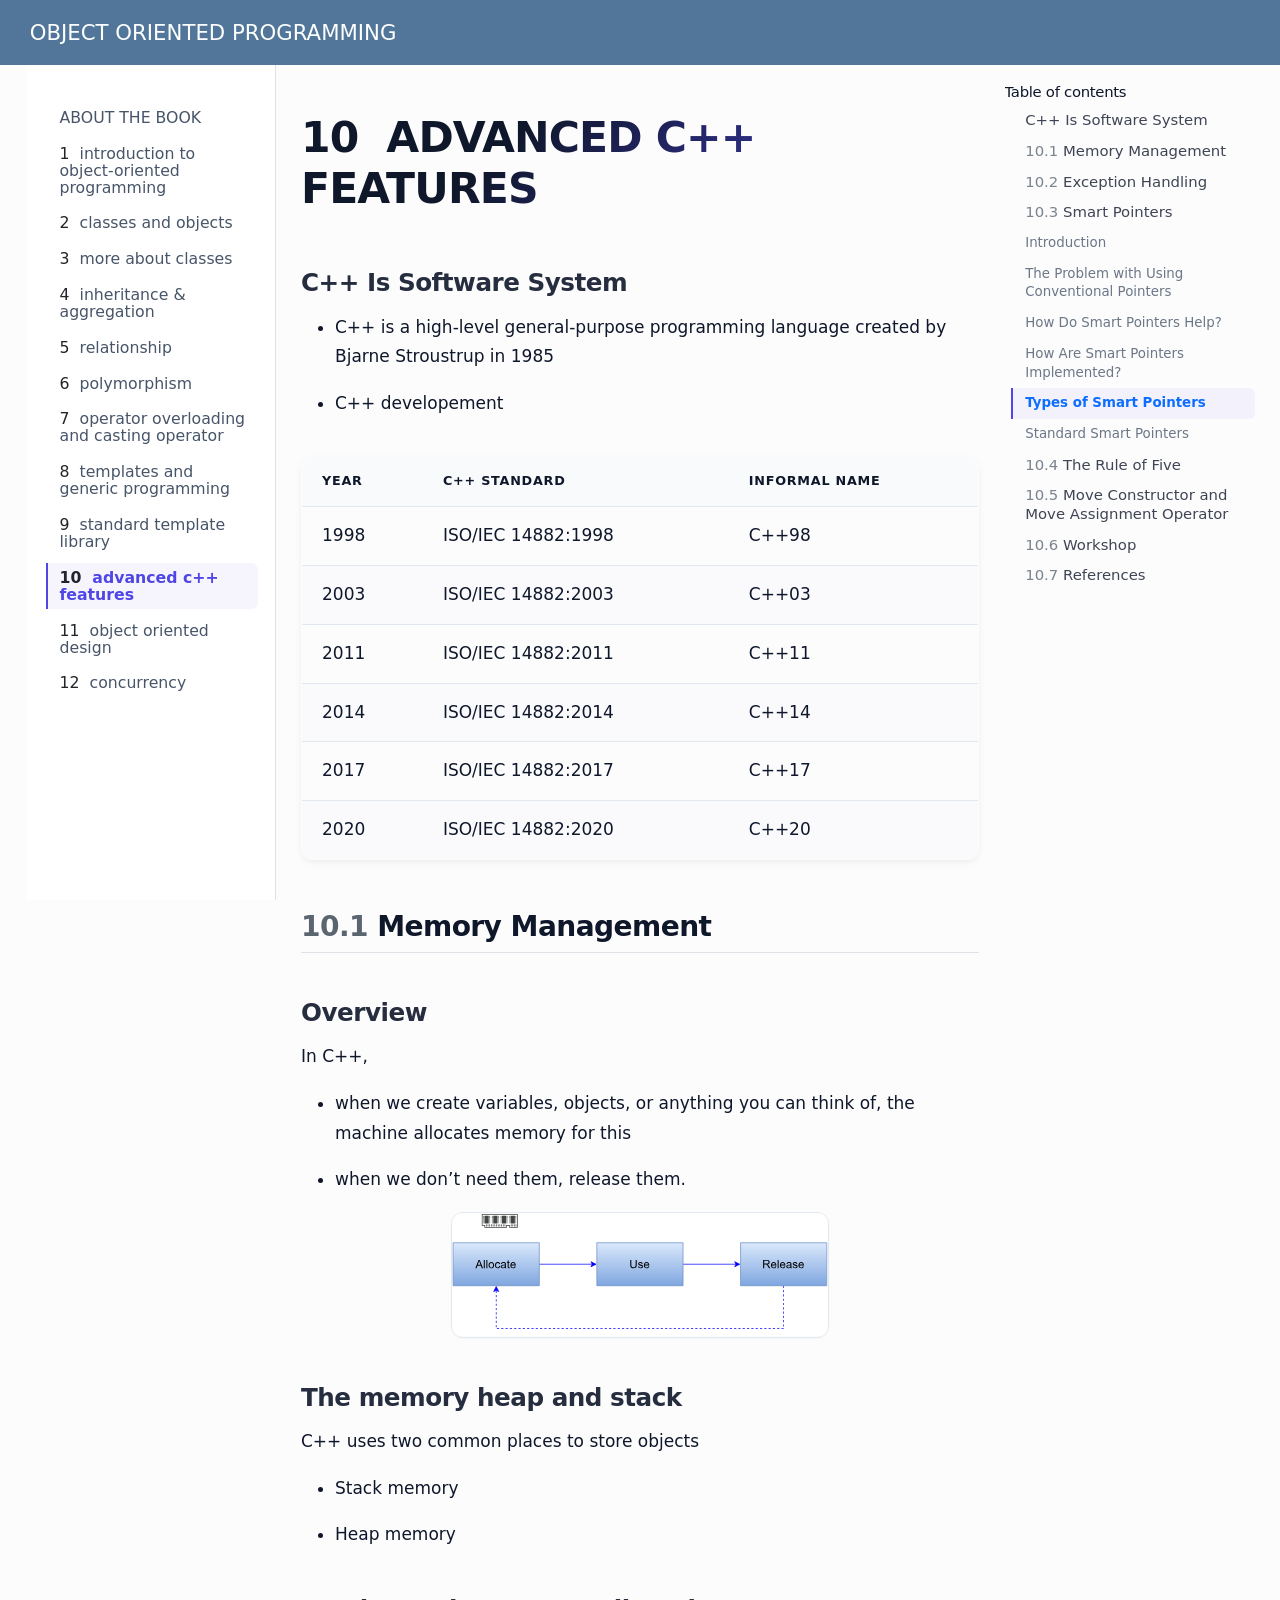
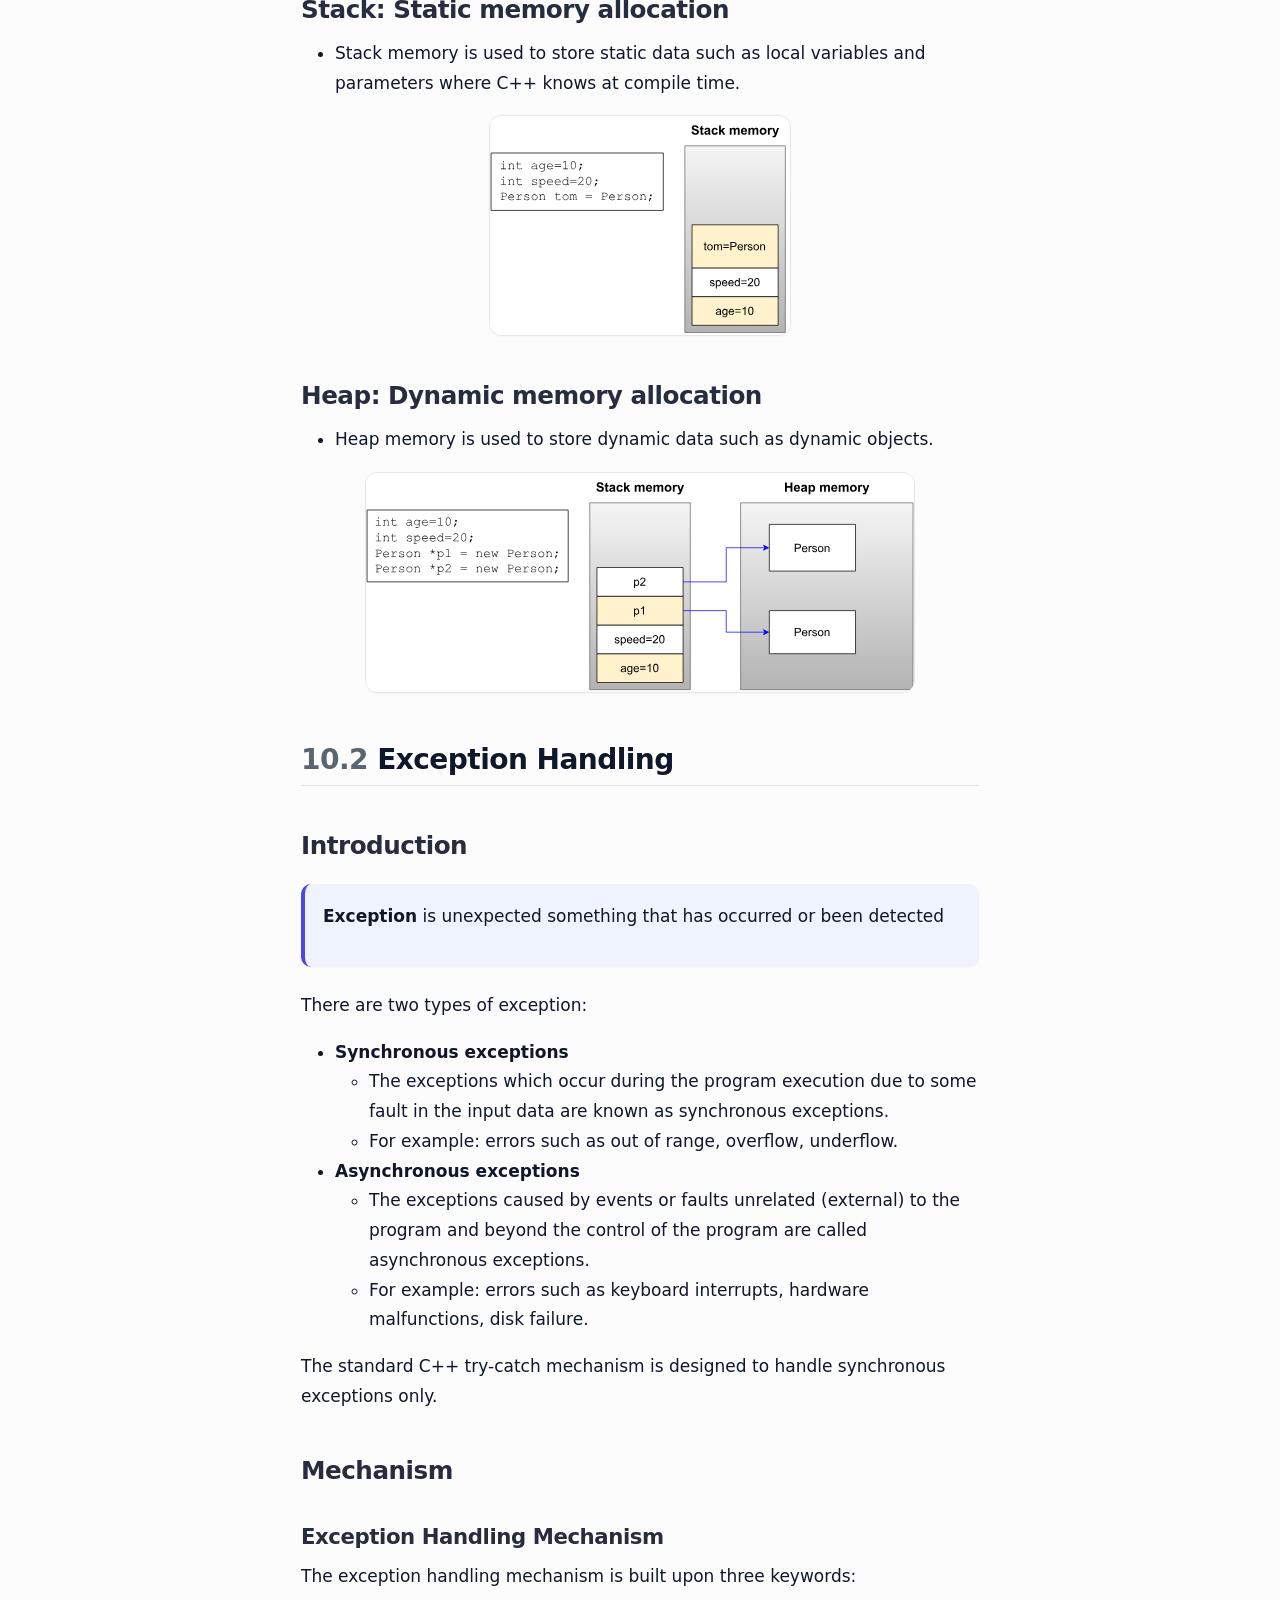
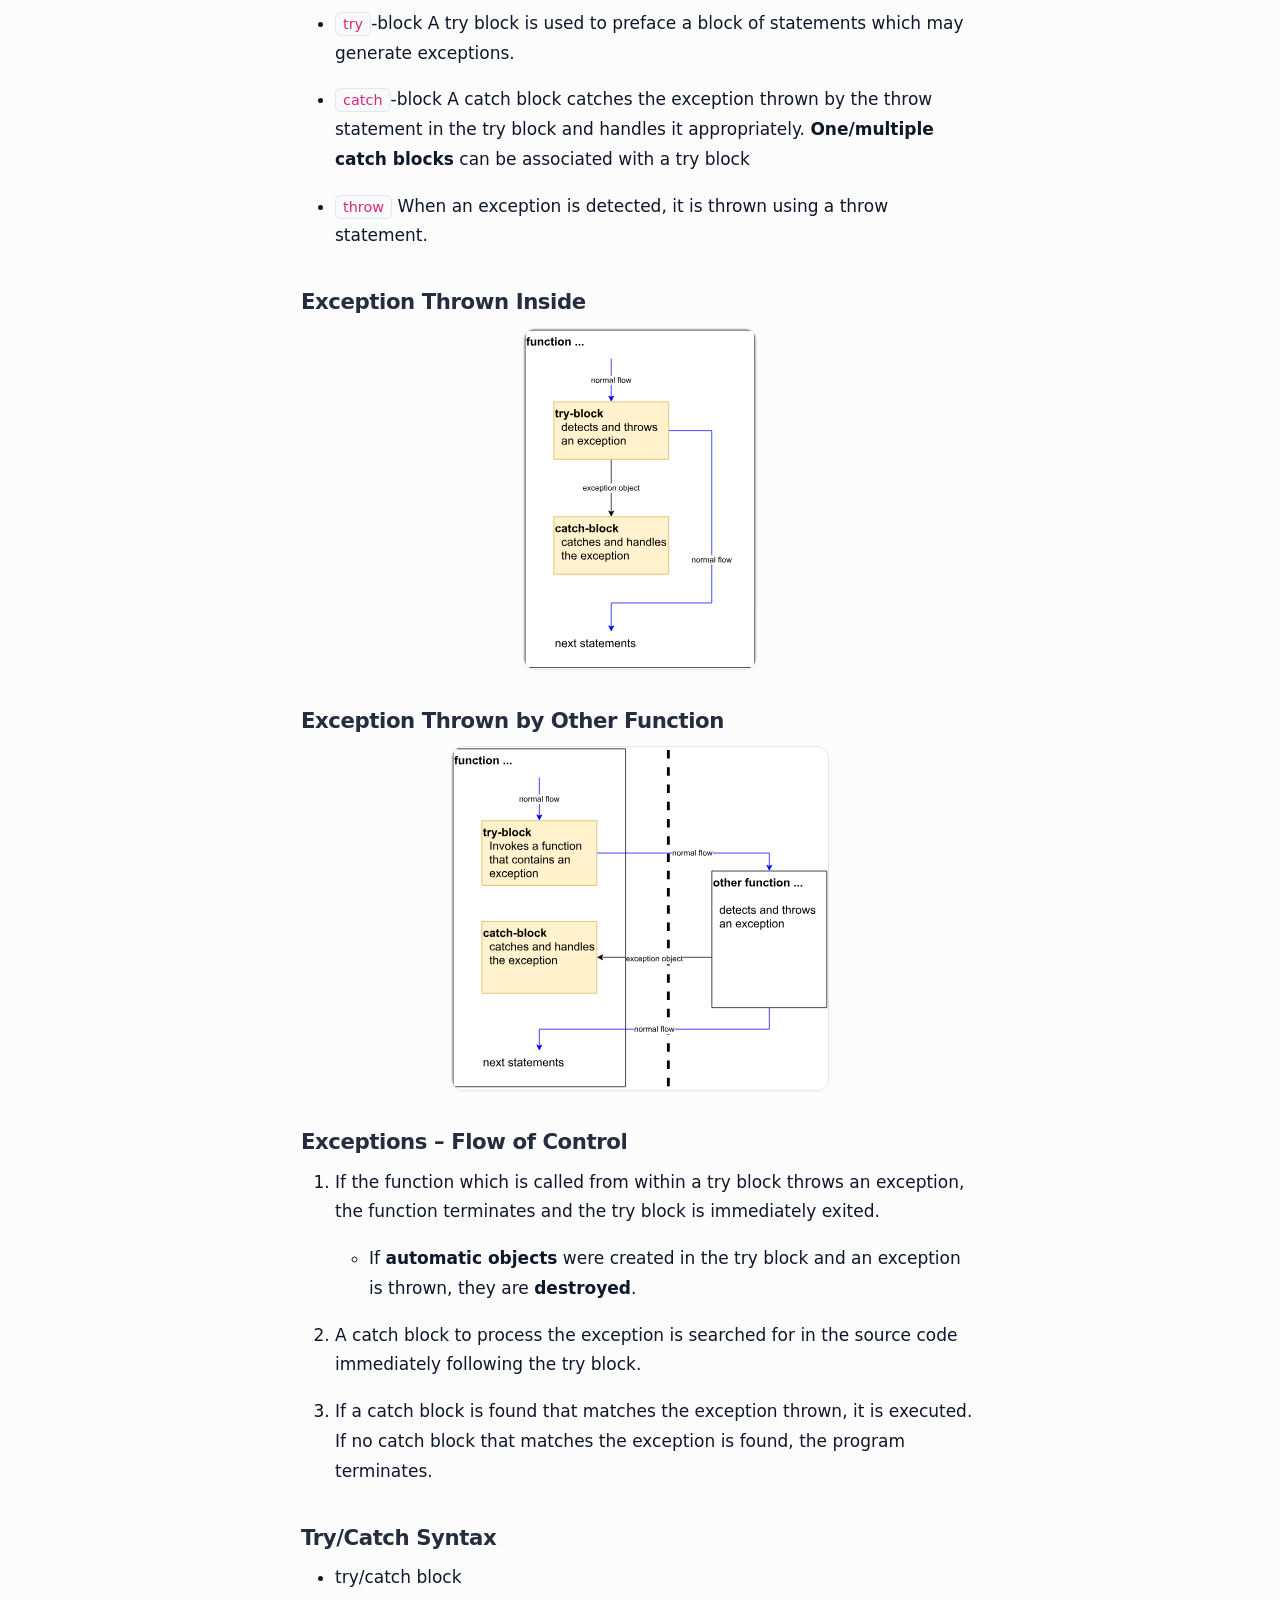
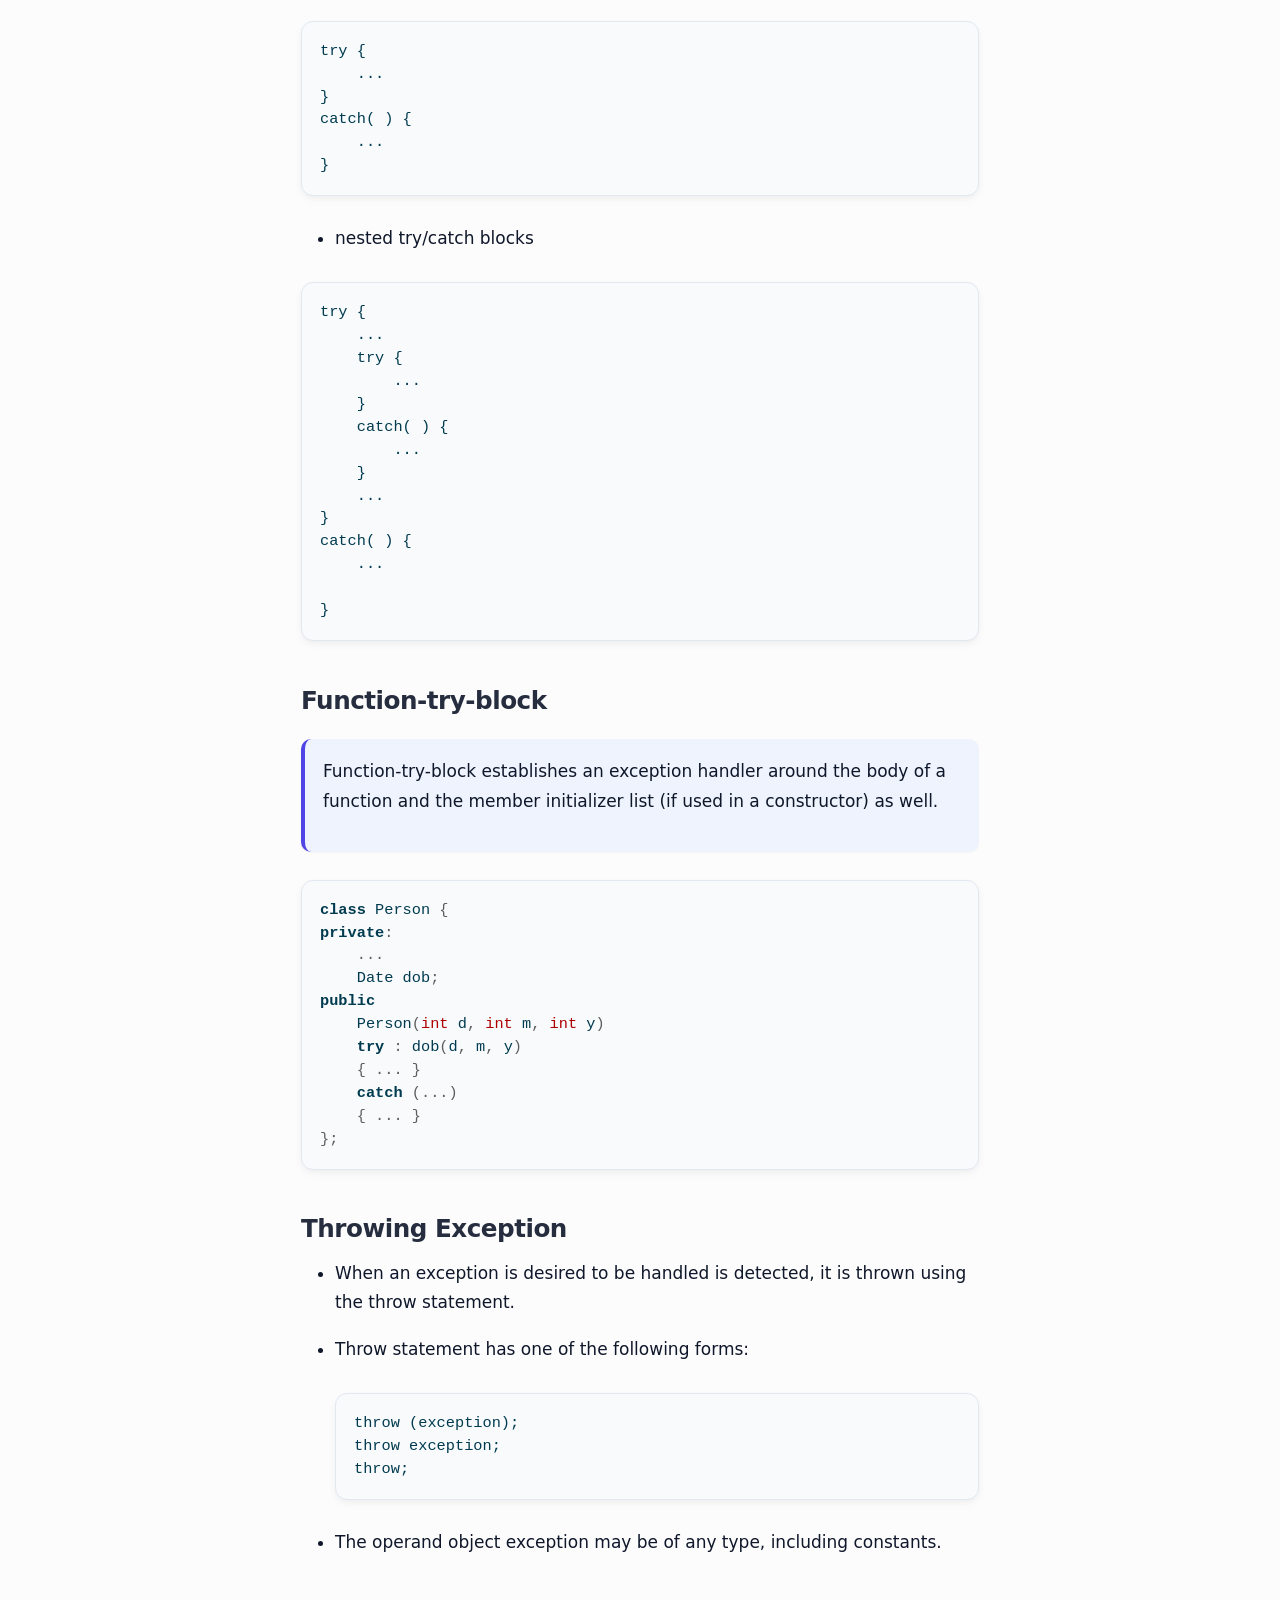
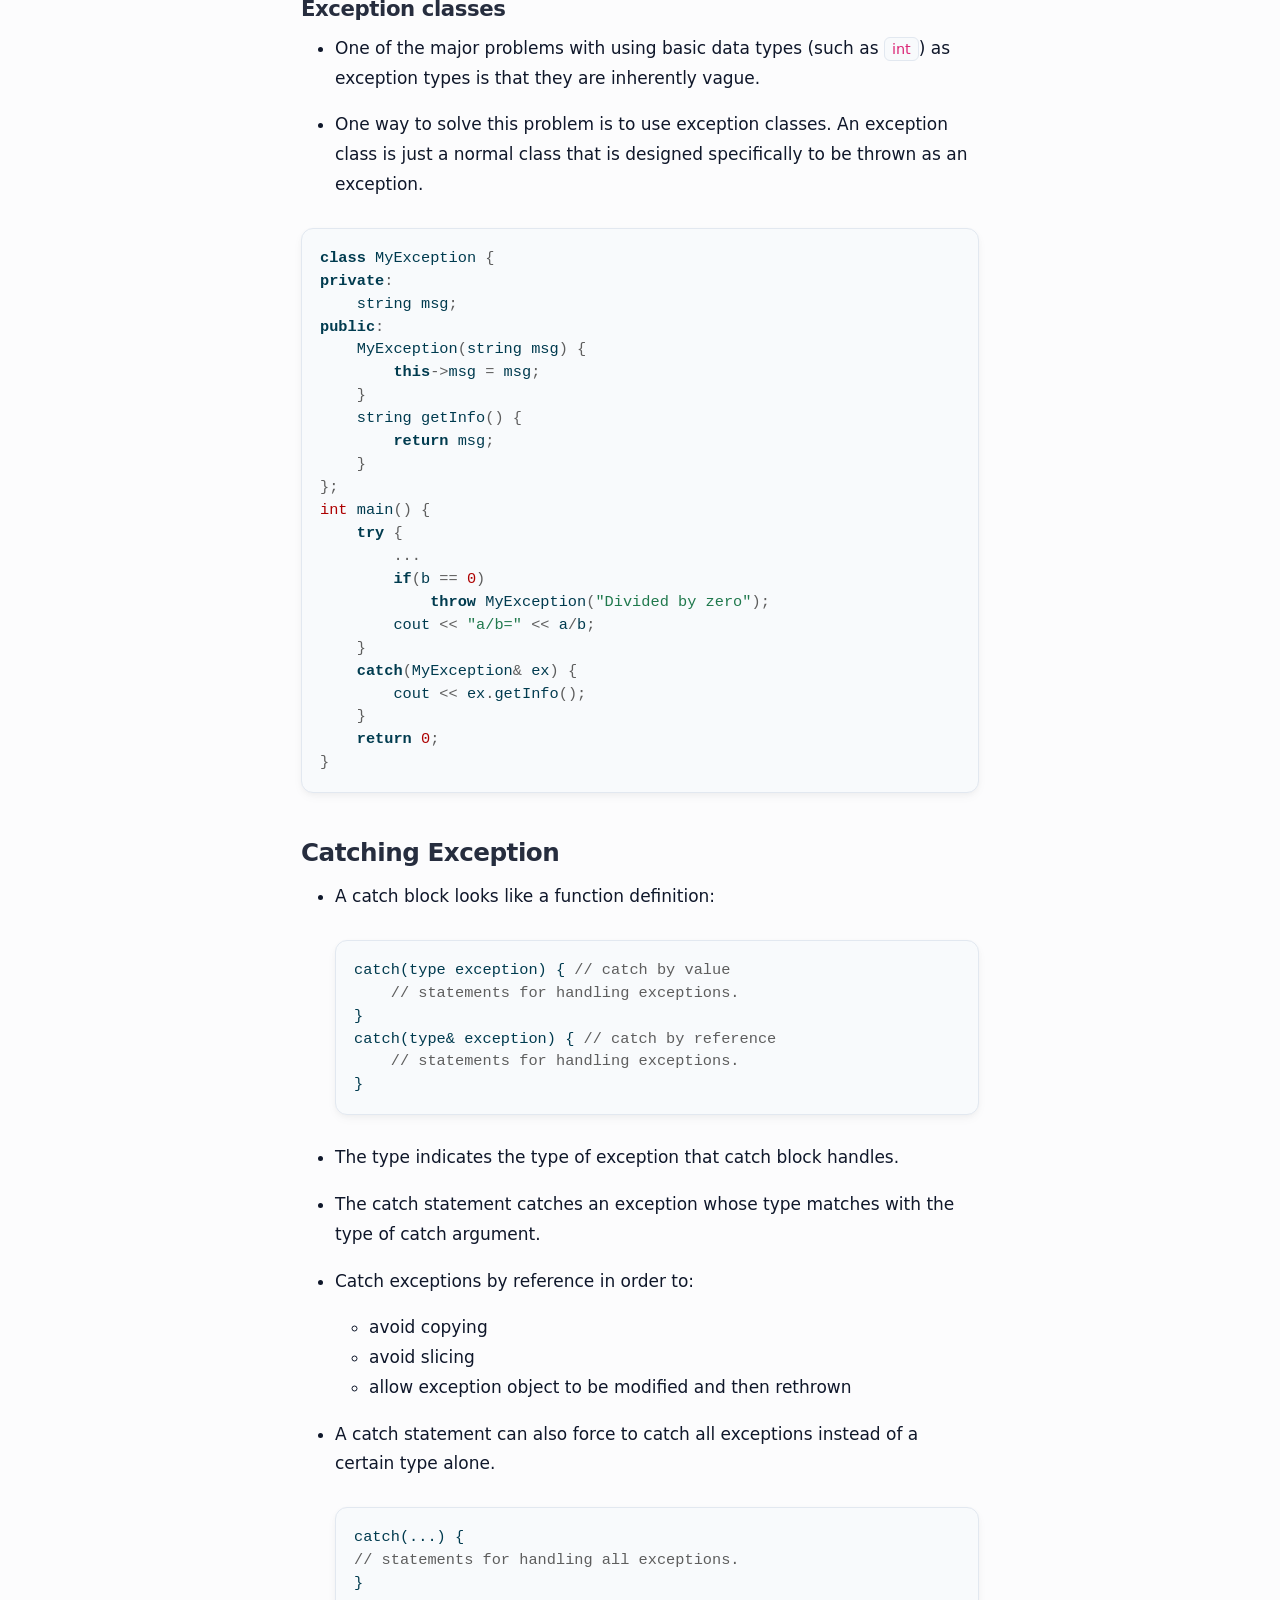
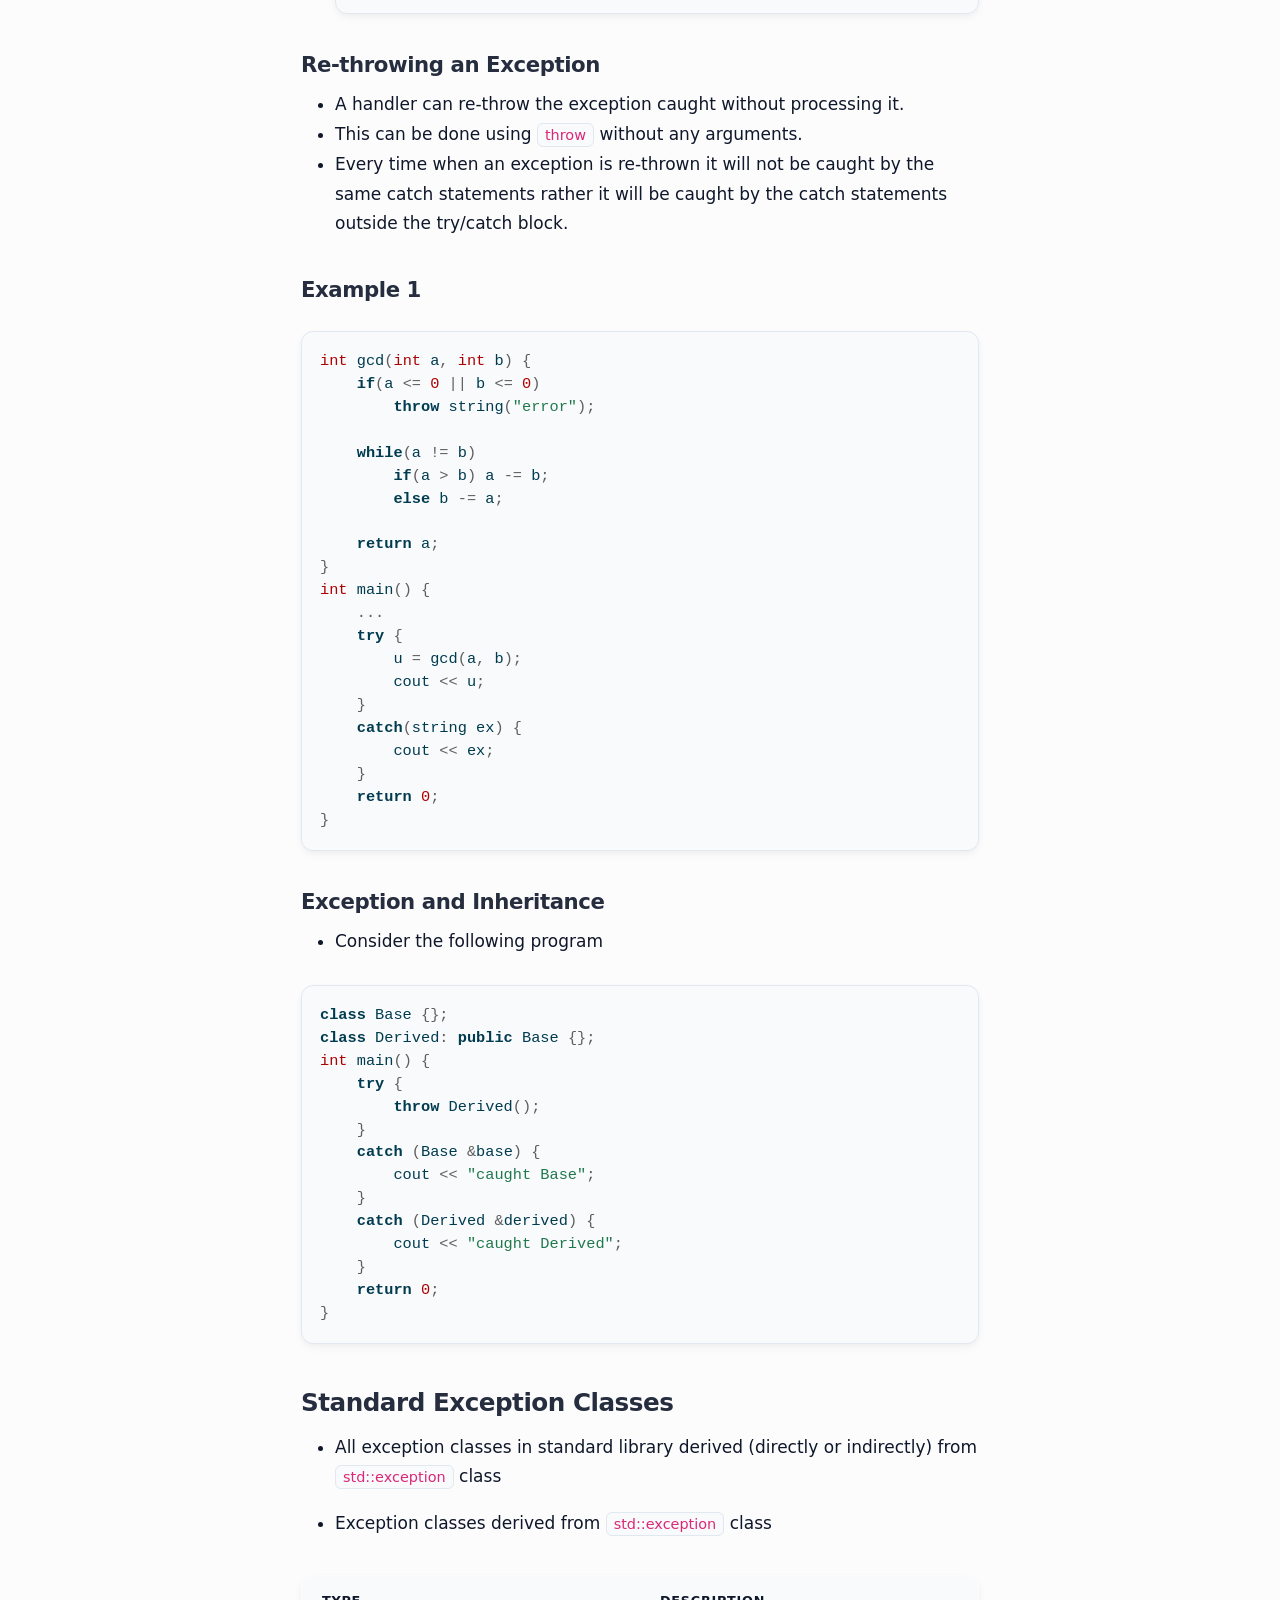
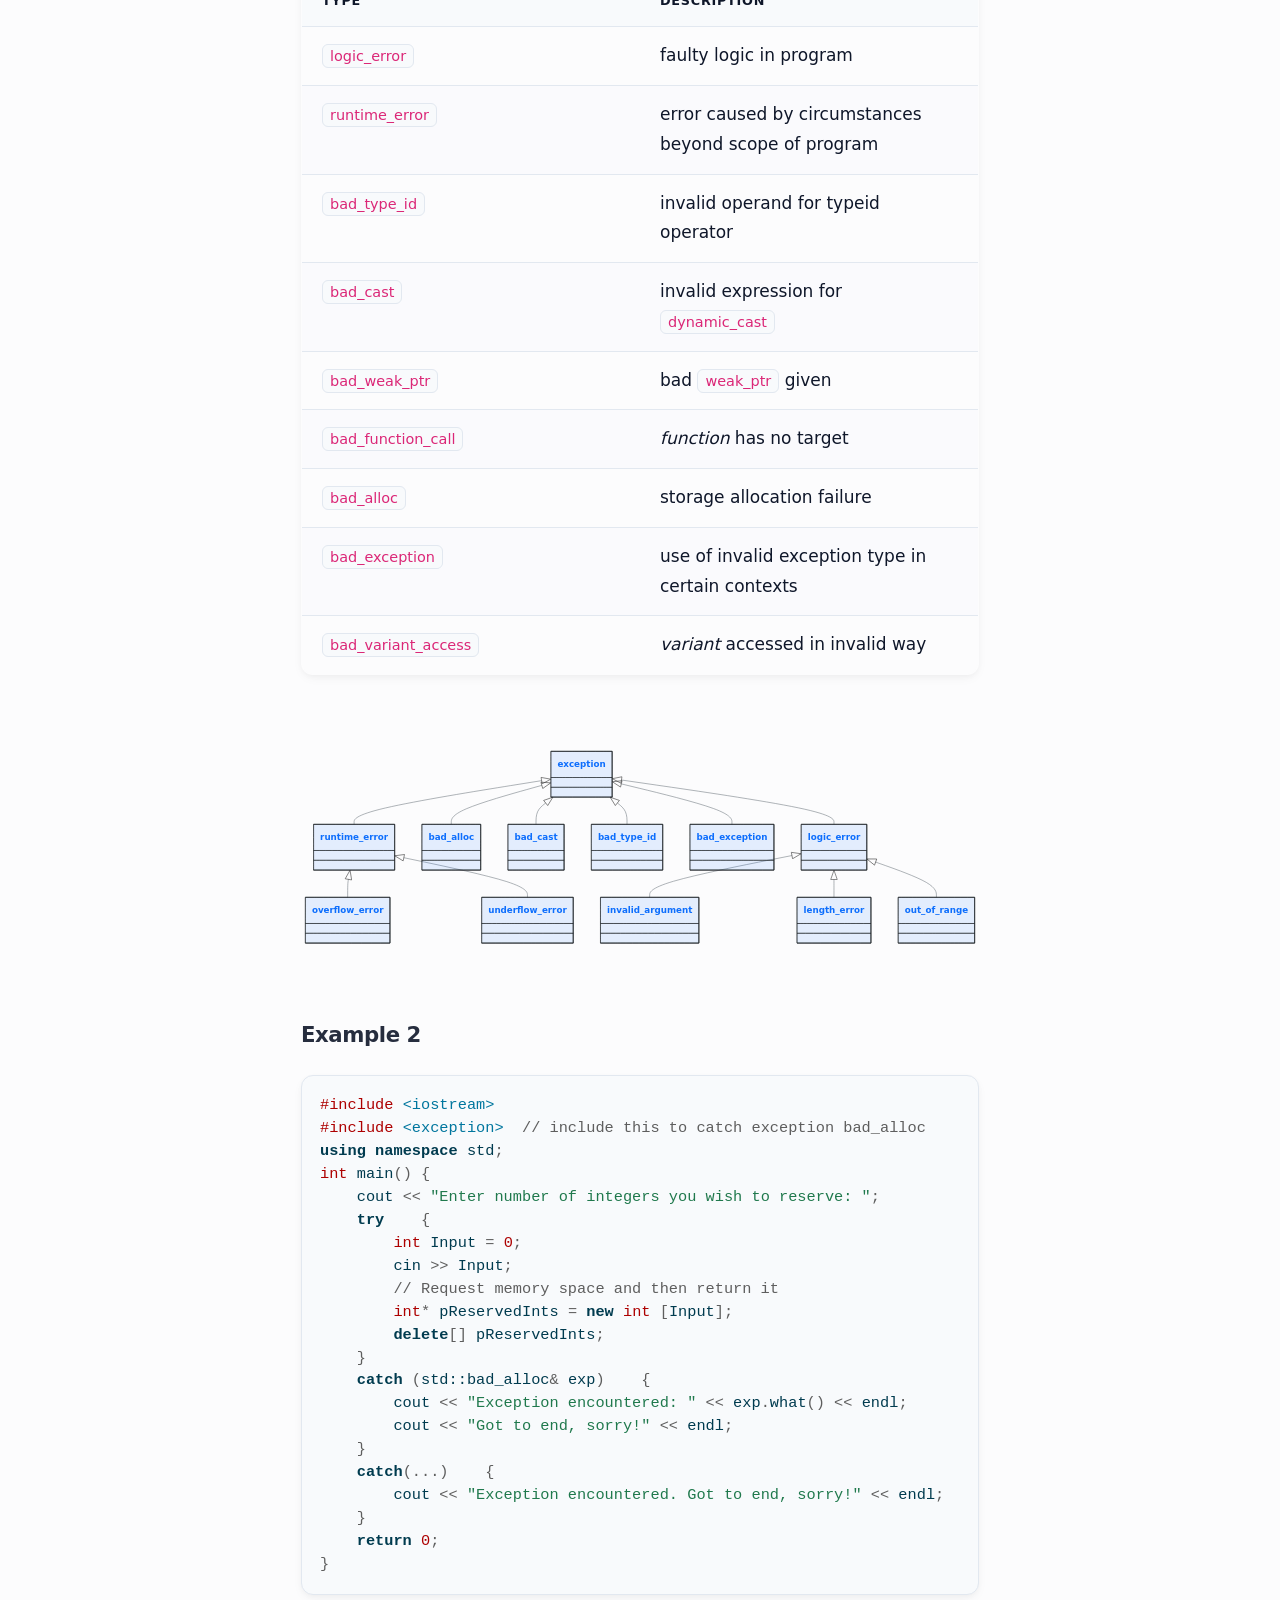
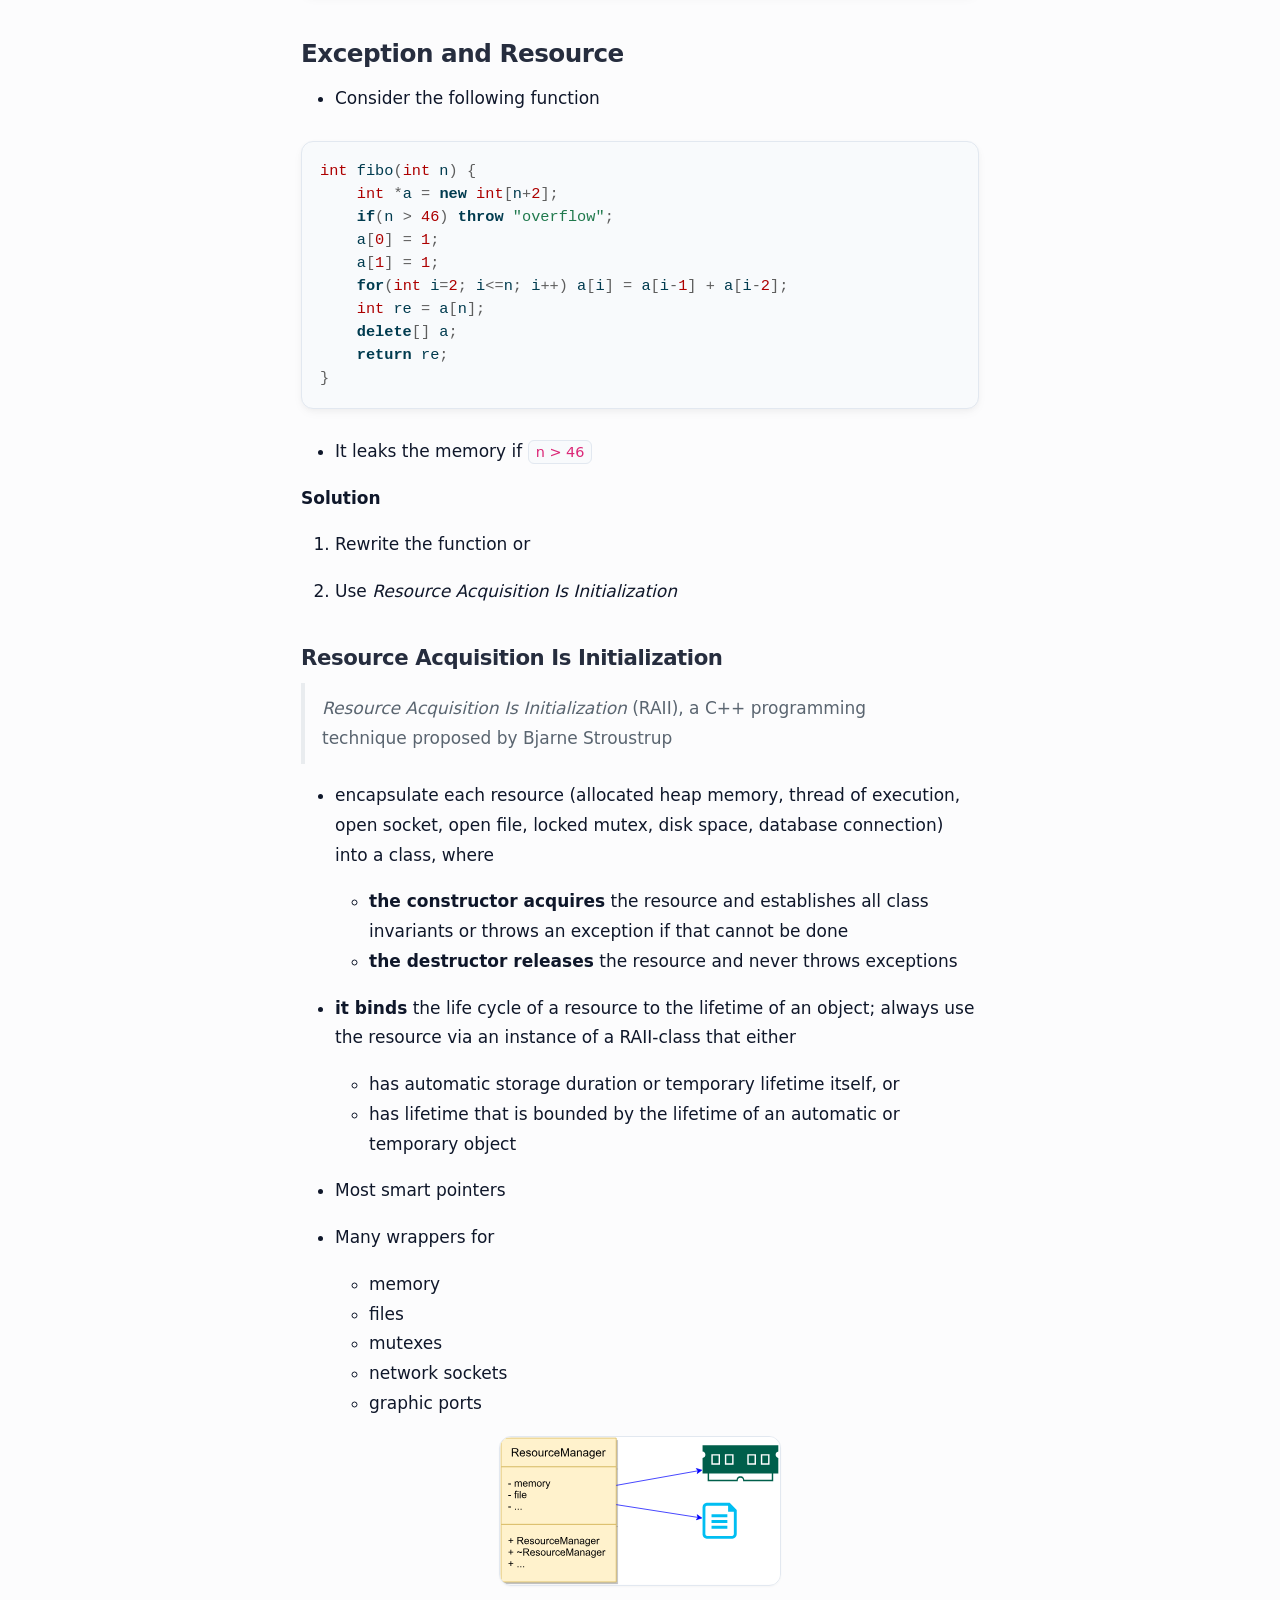
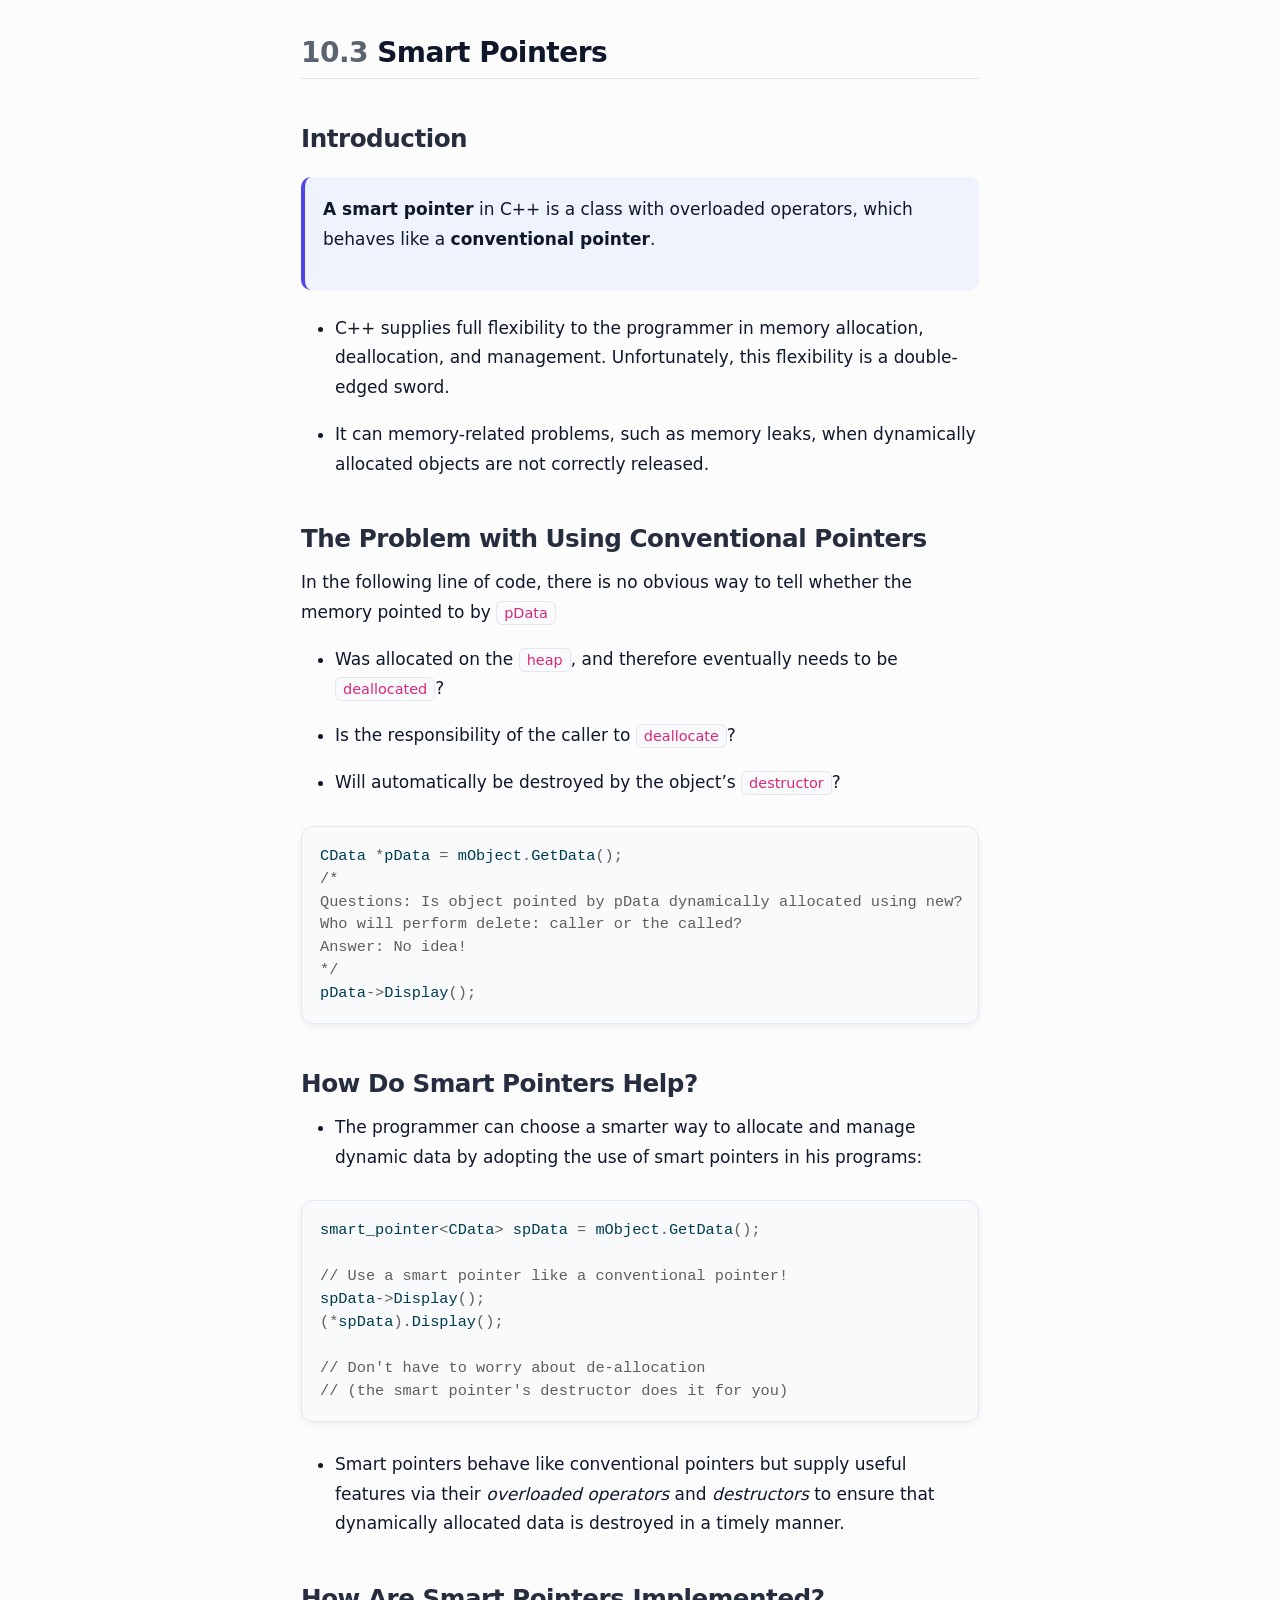
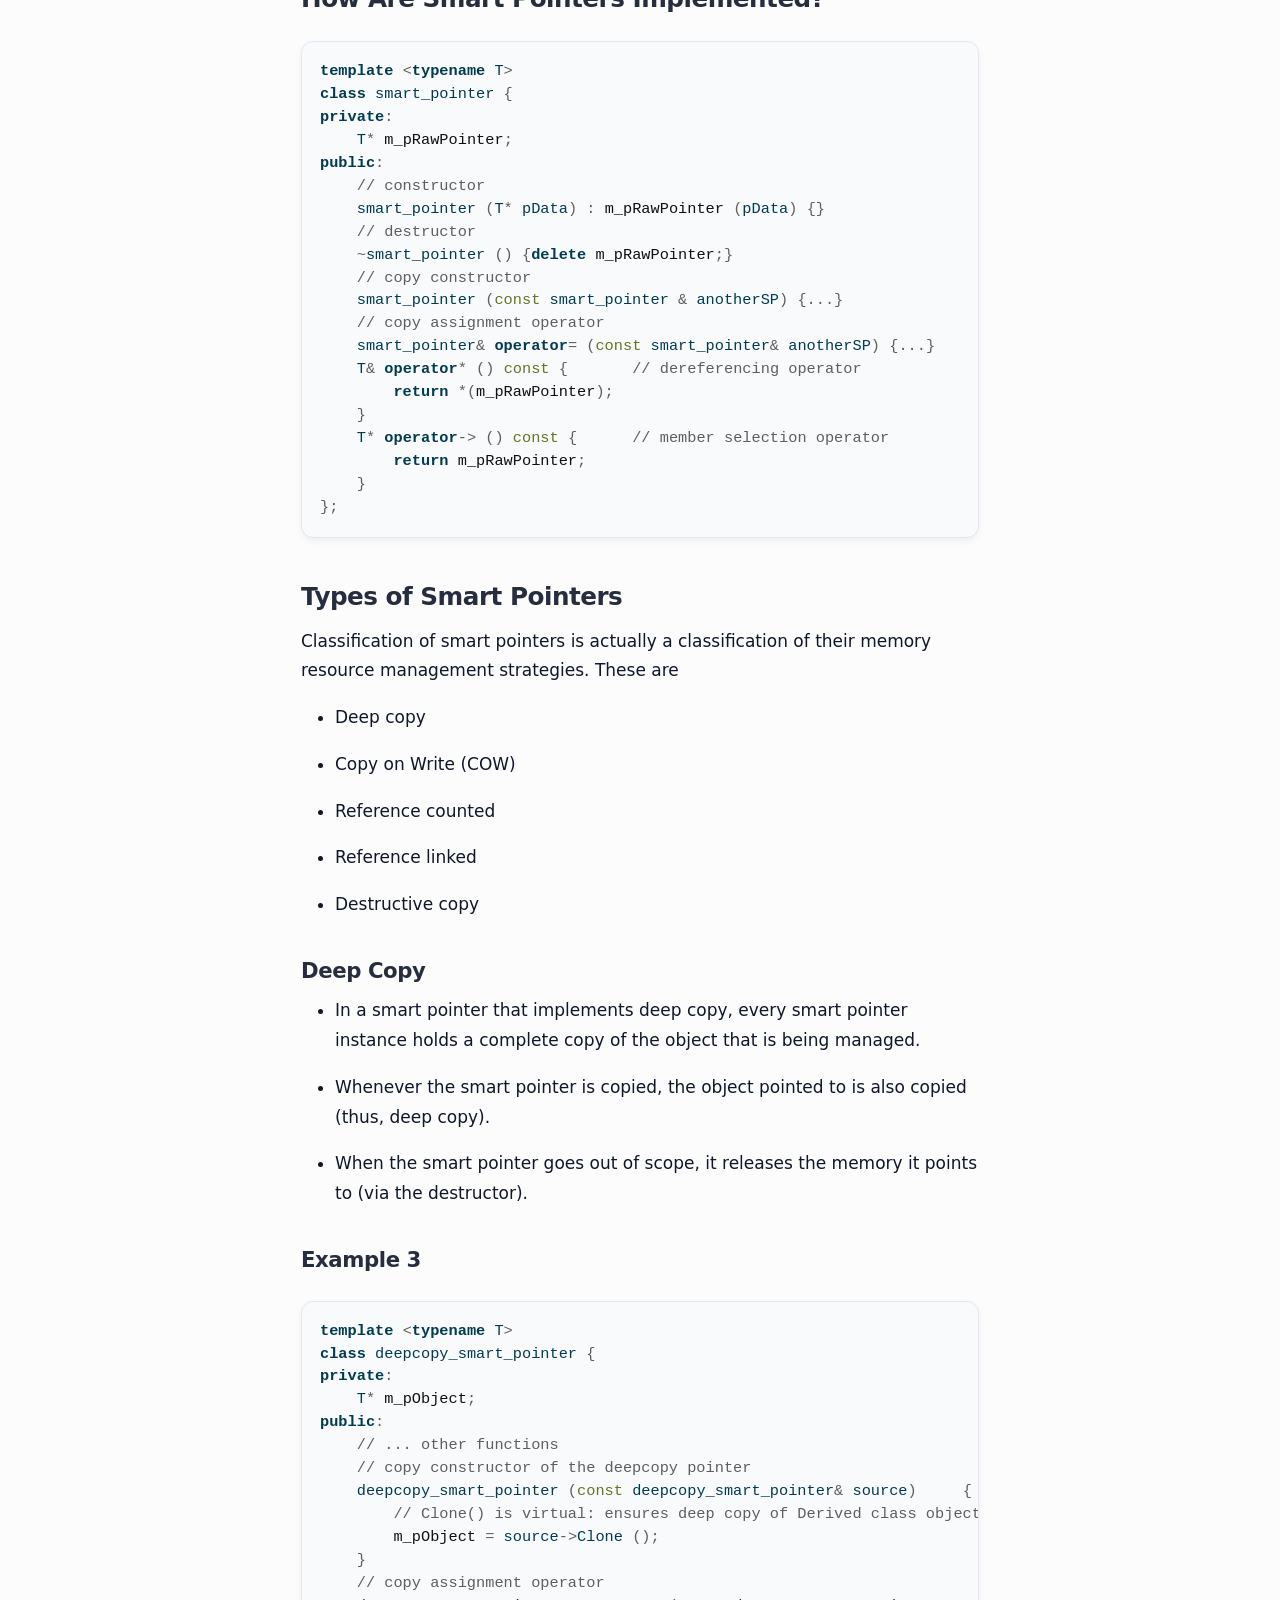
<file: lect08-advanced.html>
<!DOCTYPE html>
<html xmlns="http://www.w3.org/1999/xhtml" lang="en" xml:lang="en"><head>

<meta charset="utf-8">
<meta name="generator" content="quarto-1.10.18">

<meta name="viewport" content="width=device-width, initial-scale=1.0, user-scalable=yes">


<title>10&nbsp; ADVANCED C++ FEATURES – OBJECT ORIENTED PROGRAMMING</title>
<style>
/* Default styles provided by pandoc.
** See https://pandoc.org/MANUAL.html#variables-for-html for config info.
*/
span.smallcaps{font-variant: small-caps;}
div.columns{display: flex; gap: 1.5em;}
div.column{flex: auto;}
@media screen {
div.columns{gap: min(4vw, 1.5em);}
div.column{overflow-x: auto;}
}
div.hanging-indent{margin-left: 1.5em; text-indent: -1.5em;}
ul.task-list{list-style: none;}
ul.task-list li input[type="checkbox"] {
  width: 0.8em;
  margin: 0 0.8em 0.2em -1em; /* quarto-specific, see https://github.com/quarto-dev/quarto-cli/issues/4556 */ 
  vertical-align: middle;
}
/* CSS for syntax highlighting */
html { -webkit-text-size-adjust: 100%; }
pre > code.sourceCode { white-space: pre; position: relative; }
pre > code.sourceCode > span { display: inline-block; line-height: 1.25; }
pre > code.sourceCode > span:empty { height: 1.2em; }
.sourceCode { overflow: visible; }
code.sourceCode > span { color: inherit; text-decoration: inherit; }
div.sourceCode { margin: 1em 0; }
pre.sourceCode { margin: 0; }
@media screen {
div.sourceCode { overflow: auto; }
}
@media print {
pre > code.sourceCode { white-space: pre-wrap; }
pre > code.sourceCode > span { text-indent: -5em; padding-left: 5em; }
}
pre.numberSource code
  { counter-reset: source-line 0; }
pre.numberSource code > span
  { position: relative; left: -4em; counter-increment: source-line; }
pre.numberSource code > span > a:first-child::before
  { content: counter(source-line);
    position: relative; left: -1em; text-align: right; vertical-align: baseline;
    border: none; display: inline-block;
    -webkit-touch-callout: none; -webkit-user-select: none;
    -khtml-user-select: none; -moz-user-select: none;
    -ms-user-select: none; user-select: none;
    padding: 0 4px; width: 4em;
  }
pre.numberSource { margin-left: 3em;  padding-left: 4px; }
div.sourceCode
  {   }
@media screen {
pre > code.sourceCode > span > a:first-child::before { text-decoration: underline; }
}
</style>


<script src="site_libs/quarto-nav/quarto-nav.js"></script>
<script src="site_libs/quarto-nav/headroom.min.js"></script>
<script src="site_libs/clipboard/clipboard.min.js"></script>
<script src="site_libs/quarto-search/autocomplete.umd.js"></script>
<script src="site_libs/quarto-search/fuse.min.js"></script>
<script src="site_libs/quarto-search/quarto-search.js"></script>
<meta name="quarto:offset" content="./">
<link href="./lect09-design.html" rel="next">
<link href="./lect07-stl.html" rel="prev">
<script src="site_libs/quarto-html/quarto.js" type="module"></script>
<script src="site_libs/quarto-html/tabsets/tabsets.js" type="module"></script>
<script src="site_libs/quarto-html/popper.min.js"></script>
<script src="site_libs/quarto-html/tippy.umd.min.js"></script>
<script src="site_libs/quarto-html/anchor.min.js"></script>
<link href="site_libs/quarto-html/tippy.css" rel="stylesheet">
<link href="site_libs/quarto-html/quarto-syntax-highlighting-64a204ab8560d761af7679ceaba22944.css" rel="stylesheet" id="quarto-text-highlighting-styles">
<script src="site_libs/bootstrap/bootstrap.min.js"></script>
<link href="site_libs/bootstrap/bootstrap-icons.css" rel="stylesheet">
<link href="site_libs/bootstrap/bootstrap-3e5f0145640a6fc0772bb9b0cfbf312e.min.css" rel="stylesheet" append-hash="true" id="quarto-bootstrap" data-mode="light">
<script id="quarto-search-options" type="application/json">{
  "location": "navbar",
  "copy-button": false,
  "collapse-after": 3,
  "panel-placement": "end",
  "type": "overlay",
  "limit": 50,
  "keyboard-shortcut": [
    "f",
    "/",
    "s"
  ],
  "show-item-context": false,
  "language": {
    "search-no-results-text": "No results",
    "search-matching-documents-text": "matching documents",
    "search-copy-link-title": "Copy link to search",
    "search-hide-matches-text": "Hide additional matches",
    "search-more-match-text": "more match in this document",
    "search-more-matches-text": "more matches in this document",
    "search-clear-button-title": "Clear",
    "search-text-placeholder": "",
    "search-detached-cancel-button-title": "Cancel",
    "search-submit-button-title": "Submit",
    "search-label": "Search"
  }
}</script>
<script src="site_libs/quarto-diagram/mermaid.min.js"></script>
<script src="site_libs/quarto-diagram/mermaid-init.js"></script>
<link href="site_libs/quarto-diagram/mermaid.css" rel="stylesheet">


<link rel="stylesheet" href="theme.css">
</head>

<body class="nav-sidebar floating nav-fixed quarto-light">

<div id="quarto-search-results"></div>
  <header id="quarto-header" class="headroom fixed-top">
    <nav class="navbar navbar-expand-lg " data-bs-theme="dark">
      <div class="navbar-container container-fluid">
      <div class="navbar-brand-container mx-auto">
    <a class="navbar-brand" href="./index.html">
    <span class="navbar-title">OBJECT ORIENTED PROGRAMMING</span>
    </a>
  </div>
        <div class="quarto-navbar-tools tools-end">
</div>
      </div> <!-- /container-fluid -->
    </nav>
  <nav class="quarto-secondary-nav">
    <div class="container-fluid d-flex">
      <button type="button" class="quarto-btn-toggle btn" data-bs-toggle="collapse" role="button" data-bs-target=".quarto-sidebar-collapse-item" aria-controls="quarto-sidebar" aria-expanded="false" aria-label="Toggle sidebar navigation" onclick="if (window.quartoToggleHeadroom) { window.quartoToggleHeadroom(); }">
        <i class="bi bi-layout-text-sidebar-reverse"></i>
      </button>
        <nav class="quarto-page-breadcrumbs" aria-label="breadcrumb"><ol class="breadcrumb"><li class="breadcrumb-item"><a href="./lect08-advanced.html"><span class="chapter-number">10</span>&nbsp; <span class="chapter-title">ADVANCED C++ FEATURES</span></a></li></ol></nav>
        <a class="flex-grow-1" role="navigation" data-bs-toggle="collapse" data-bs-target=".quarto-sidebar-collapse-item" aria-controls="quarto-sidebar" aria-expanded="false" aria-label="Toggle sidebar navigation" onclick="if (window.quartoToggleHeadroom) { window.quartoToggleHeadroom(); }">      
        </a>
    </div>
  </nav>
</header>
<!-- content -->
<div id="quarto-content" class="quarto-container page-columns page-rows-contents page-layout-article page-navbar">
<!-- sidebar -->
  <nav id="quarto-sidebar" class="sidebar collapse collapse-horizontal quarto-sidebar-collapse-item sidebar-navigation floating overflow-auto">
    <div class="sidebar-menu-container"> 
    <ul class="list-unstyled mt-1">
        <li class="sidebar-item">
  <div class="sidebar-item-container"> 
  <a href="./index.html" class="sidebar-item-text sidebar-link">
 <span class="menu-text">About the book</span></a>
  </div>
</li>
        <li class="sidebar-item">
  <div class="sidebar-item-container"> 
  <a href="./lect01-introduction.html" class="sidebar-item-text sidebar-link">
 <span class="menu-text"><span class="chapter-number">1</span>&nbsp; <span class="chapter-title">INTRODUCTION TO OBJECT-ORIENTED PROGRAMMING</span></span></a>
  </div>
</li>
        <li class="sidebar-item">
  <div class="sidebar-item-container"> 
  <a href="./lect02-class.html" class="sidebar-item-text sidebar-link">
 <span class="menu-text"><span class="chapter-number">2</span>&nbsp; <span class="chapter-title">CLASSES AND OBJECTS</span></span></a>
  </div>
</li>
        <li class="sidebar-item">
  <div class="sidebar-item-container"> 
  <a href="./lect02-class-2.html" class="sidebar-item-text sidebar-link">
 <span class="menu-text"><span class="chapter-number">3</span>&nbsp; <span class="chapter-title">MORE ABOUT CLASSES</span></span></a>
  </div>
</li>
        <li class="sidebar-item">
  <div class="sidebar-item-container"> 
  <a href="./lect03-inheritance.html" class="sidebar-item-text sidebar-link">
 <span class="menu-text"><span class="chapter-number">4</span>&nbsp; <span class="chapter-title">INHERITANCE &amp; AGGREGATION</span></span></a>
  </div>
</li>
        <li class="sidebar-item">
  <div class="sidebar-item-container"> 
  <a href="./lect03-relationship.html" class="sidebar-item-text sidebar-link">
 <span class="menu-text"><span class="chapter-number">5</span>&nbsp; <span class="chapter-title">RELATIONSHIP</span></span></a>
  </div>
</li>
        <li class="sidebar-item">
  <div class="sidebar-item-container"> 
  <a href="./lect04-polymorphism.html" class="sidebar-item-text sidebar-link">
 <span class="menu-text"><span class="chapter-number">6</span>&nbsp; <span class="chapter-title">POLYMORPHISM</span></span></a>
  </div>
</li>
        <li class="sidebar-item">
  <div class="sidebar-item-container"> 
  <a href="./lect05-operator.html" class="sidebar-item-text sidebar-link">
 <span class="menu-text"><span class="chapter-number">7</span>&nbsp; <span class="chapter-title">OPERATOR OVERLOADING AND CASTING OPERATOR</span></span></a>
  </div>
</li>
        <li class="sidebar-item">
  <div class="sidebar-item-container"> 
  <a href="./lect06-template.html" class="sidebar-item-text sidebar-link">
 <span class="menu-text"><span class="chapter-number">8</span>&nbsp; <span class="chapter-title">TEMPLATES AND GENERIC PROGRAMMING</span></span></a>
  </div>
</li>
        <li class="sidebar-item">
  <div class="sidebar-item-container"> 
  <a href="./lect07-stl.html" class="sidebar-item-text sidebar-link">
 <span class="menu-text"><span class="chapter-number">9</span>&nbsp; <span class="chapter-title">STANDARD TEMPLATE LIBRARY</span></span></a>
  </div>
</li>
        <li class="sidebar-item">
  <div class="sidebar-item-container"> 
  <a href="./lect08-advanced.html" class="sidebar-item-text sidebar-link active">
 <span class="menu-text"><span class="chapter-number">10</span>&nbsp; <span class="chapter-title">ADVANCED C++ FEATURES</span></span></a>
  </div>
</li>
        <li class="sidebar-item">
  <div class="sidebar-item-container"> 
  <a href="./lect09-design.html" class="sidebar-item-text sidebar-link">
 <span class="menu-text"><span class="chapter-number">11</span>&nbsp; <span class="chapter-title">Object Oriented Design</span></span></a>
  </div>
</li>
        <li class="sidebar-item">
  <div class="sidebar-item-container"> 
  <a href="./lect10-concurrency.html" class="sidebar-item-text sidebar-link">
 <span class="menu-text"><span class="chapter-number">12</span>&nbsp; <span class="chapter-title">CONCURRENCY</span></span></a>
  </div>
</li>
    </ul>
    </div>
</nav>
<div id="quarto-sidebar-glass" class="quarto-sidebar-collapse-item" data-bs-toggle="collapse" data-bs-target=".quarto-sidebar-collapse-item"></div>
<!-- margin-sidebar -->
    <div id="quarto-margin-sidebar" class="sidebar margin-sidebar">
        <nav id="TOC" role="doc-toc" class="toc-active">
    <h2 id="toc-title">Table of contents</h2>
   
  <ul>
  <li><a href="#c-is-software-system" id="toc-c-is-software-system" class="nav-link active" data-scroll-target="#c-is-software-system">C++ Is Software System</a></li>
  <li><a href="#memory-management" id="toc-memory-management" class="nav-link" data-scroll-target="#memory-management"><span class="header-section-number">10.1</span> Memory Management</a>
  <ul class="collapse">
  <li><a href="#overview" id="toc-overview" class="nav-link" data-scroll-target="#overview">Overview</a></li>
  <li><a href="#the-memory-heap-and-stack" id="toc-the-memory-heap-and-stack" class="nav-link" data-scroll-target="#the-memory-heap-and-stack">The memory heap and stack</a></li>
  <li><a href="#stack-static-memory-allocation" id="toc-stack-static-memory-allocation" class="nav-link" data-scroll-target="#stack-static-memory-allocation">Stack: Static memory allocation</a></li>
  <li><a href="#heap-dynamic-memory-allocation" id="toc-heap-dynamic-memory-allocation" class="nav-link" data-scroll-target="#heap-dynamic-memory-allocation">Heap: Dynamic memory allocation</a></li>
  </ul></li>
  <li><a href="#exception-handling" id="toc-exception-handling" class="nav-link" data-scroll-target="#exception-handling"><span class="header-section-number">10.2</span> Exception Handling</a>
  <ul class="collapse">
  <li><a href="#introduction" id="toc-introduction" class="nav-link" data-scroll-target="#introduction">Introduction</a></li>
  <li><a href="#mechanism" id="toc-mechanism" class="nav-link" data-scroll-target="#mechanism">Mechanism</a></li>
  <li><a href="#function-try-block" id="toc-function-try-block" class="nav-link" data-scroll-target="#function-try-block">Function-try-block</a></li>
  <li><a href="#throwing-exception" id="toc-throwing-exception" class="nav-link" data-scroll-target="#throwing-exception">Throwing Exception</a></li>
  <li><a href="#catching-exception" id="toc-catching-exception" class="nav-link" data-scroll-target="#catching-exception">Catching Exception</a></li>
  <li><a href="#standard-exception-classes" id="toc-standard-exception-classes" class="nav-link" data-scroll-target="#standard-exception-classes">Standard Exception Classes</a></li>
  <li><a href="#exception-and-resource" id="toc-exception-and-resource" class="nav-link" data-scroll-target="#exception-and-resource">Exception and Resource</a></li>
  </ul></li>
  <li><a href="#smart-pointers" id="toc-smart-pointers" class="nav-link" data-scroll-target="#smart-pointers"><span class="header-section-number">10.3</span> Smart Pointers</a>
  <ul class="collapse">
  <li><a href="#introduction-1" id="toc-introduction-1" class="nav-link" data-scroll-target="#introduction-1">Introduction</a></li>
  <li><a href="#the-problem-with-using-conventional-pointers" id="toc-the-problem-with-using-conventional-pointers" class="nav-link" data-scroll-target="#the-problem-with-using-conventional-pointers">The Problem with Using Conventional Pointers</a></li>
  <li><a href="#how-do-smart-pointers-help" id="toc-how-do-smart-pointers-help" class="nav-link" data-scroll-target="#how-do-smart-pointers-help">How Do Smart Pointers Help?</a></li>
  <li><a href="#how-are-smart-pointers-implemented" id="toc-how-are-smart-pointers-implemented" class="nav-link" data-scroll-target="#how-are-smart-pointers-implemented">How Are Smart Pointers Implemented?</a></li>
  <li><a href="#types-of-smart-pointers" id="toc-types-of-smart-pointers" class="nav-link" data-scroll-target="#types-of-smart-pointers">Types of Smart Pointers</a></li>
  <li><a href="#standard-smart-pointers" id="toc-standard-smart-pointers" class="nav-link" data-scroll-target="#standard-smart-pointers">Standard Smart Pointers</a></li>
  </ul></li>
  <li><a href="#the-rule-of-five" id="toc-the-rule-of-five" class="nav-link" data-scroll-target="#the-rule-of-five"><span class="header-section-number">10.4</span> The Rule of Five</a></li>
  <li><a href="#move-constructor-and-move-assignment-operator" id="toc-move-constructor-and-move-assignment-operator" class="nav-link" data-scroll-target="#move-constructor-and-move-assignment-operator"><span class="header-section-number">10.5</span> Move Constructor and Move Assignment Operator</a>
  <ul class="collapse">
  <li><a href="#introduction-3" id="toc-introduction-3" class="nav-link" data-scroll-target="#introduction-3">Introduction</a></li>
  <li><a href="#the-problem-of-unwanted-copy-steps" id="toc-the-problem-of-unwanted-copy-steps" class="nav-link" data-scroll-target="#the-problem-of-unwanted-copy-steps">The Problem of Unwanted Copy Steps</a></li>
  <li><a href="#declaring-a-move-constructor-and-move-assignment-operator" id="toc-declaring-a-move-constructor-and-move-assignment-operator" class="nav-link" data-scroll-target="#declaring-a-move-constructor-and-move-assignment-operator">Declaring a Move Constructor and Move Assignment Operator</a></li>
  <li><a href="#example-5-1" id="toc-example-5-1" class="nav-link" data-scroll-target="#example-5-1">Example 5</a></li>
  </ul></li>
  <li><a href="#workshop" id="toc-workshop" class="nav-link" data-scroll-target="#workshop"><span class="header-section-number">10.6</span> Workshop</a>
  <ul class="collapse">
  <li><a href="#quiz" id="toc-quiz" class="nav-link" data-scroll-target="#quiz">✒ Quiz</a></li>
  <li><a href="#exercises" id="toc-exercises" class="nav-link" data-scroll-target="#exercises">💻 Exercises</a></li>
  </ul></li>
  <li><a href="#references" id="toc-references" class="nav-link" data-scroll-target="#references"><span class="header-section-number">10.7</span> References</a></li>
  </ul>
</nav>
    </div>
<!-- main -->
<main class="content" id="quarto-document-content">

<header id="title-block-header" class="quarto-title-block default">
<div class="quarto-title">
<h1 class="title"><span class="chapter-number">10</span>&nbsp; <span class="chapter-title">ADVANCED C++ FEATURES</span></h1>
</div>



<div class="quarto-title-meta">

    
  
    
  </div>
  


</header>


<section id="c-is-software-system" class="level3">
<h3 class="anchored" data-anchor-id="c-is-software-system">C++ Is Software System</h3>
<ul>
<li><p>C++ is a high-level general-purpose programming language created by Bjarne Stroustrup in 1985</p></li>
<li><p>C++ developement</p></li>
</ul>
<table class="caption-top table">
<thead>
<tr class="header">
<th style="text-align: left;"><strong>Year</strong></th>
<th style="text-align: left;"><strong>C++ Standard</strong></th>
<th style="text-align: left;"><strong>Informal name</strong></th>
</tr>
</thead>
<tbody>
<tr class="odd">
<td style="text-align: left;">1998</td>
<td style="text-align: left;">ISO/IEC 14882:1998</td>
<td style="text-align: left;">C++98</td>
</tr>
<tr class="even">
<td style="text-align: left;">2003</td>
<td style="text-align: left;">ISO/IEC 14882:2003</td>
<td style="text-align: left;">C++03</td>
</tr>
<tr class="odd">
<td style="text-align: left;">2011</td>
<td style="text-align: left;">ISO/IEC 14882:2011</td>
<td style="text-align: left;">C++11</td>
</tr>
<tr class="even">
<td style="text-align: left;">2014</td>
<td style="text-align: left;">ISO/IEC 14882:2014</td>
<td style="text-align: left;">C++14</td>
</tr>
<tr class="odd">
<td style="text-align: left;">2017</td>
<td style="text-align: left;">ISO/IEC 14882:2017</td>
<td style="text-align: left;">C++17</td>
</tr>
<tr class="even">
<td style="text-align: left;">2020</td>
<td style="text-align: left;">ISO/IEC 14882:2020</td>
<td style="text-align: left;">C++20</td>
</tr>
</tbody>
</table>
</section>
<section id="memory-management" class="level2" data-number="10.1">
<h2 data-number="10.1" class="anchored" data-anchor-id="memory-management"><span class="header-section-number">10.1</span> Memory Management</h2>
<section id="overview" class="level3">
<h3 class="anchored" data-anchor-id="overview">Overview</h3>
<p>In C++,</p>
<ul>
<li><p>when we create variables, objects, or anything you can think of, the machine allocates memory for this</p></li>
<li><p>when we don’t need them, release them.</p></li>
</ul>
<p><img src="figures/oop-memory-management.svg" class="img-fluid"></p>
</section>
<section id="the-memory-heap-and-stack" class="level3">
<h3 class="anchored" data-anchor-id="the-memory-heap-and-stack">The memory heap and stack</h3>
<p>C++ uses two common places to store objects</p>
<ul>
<li><p>Stack memory</p></li>
<li><p>Heap memory</p></li>
</ul>
</section>
<section id="stack-static-memory-allocation" class="level3">
<h3 class="anchored" data-anchor-id="stack-static-memory-allocation">Stack: Static memory allocation</h3>
<ul>
<li>Stack memory is used to store static data such as local variables and parameters where C++ knows at compile time.</li>
</ul>
<p><img src="figures/oop-stack-memory.svg" class="img-fluid"></p>
</section>
<section id="heap-dynamic-memory-allocation" class="level3">
<h3 class="anchored" data-anchor-id="heap-dynamic-memory-allocation">Heap: Dynamic memory allocation</h3>
<ul>
<li>Heap memory is used to store dynamic data such as dynamic objects.</li>
</ul>
<p><img src="figures/oop-heap-memory.svg" class="img-fluid"></p>
</section>
</section>
<section id="exception-handling" class="level2" data-number="10.2">
<h2 data-number="10.2" class="anchored" data-anchor-id="exception-handling"><span class="header-section-number">10.2</span> Exception Handling</h2>
<section id="introduction" class="level3">
<h3 class="anchored" data-anchor-id="introduction">Introduction</h3>
<div class="definition">
<p><strong>Exception</strong> is unexpected something that has occurred or been detected</p>
</div>
<p>There are two types of exception:</p>
<ul>
<li><strong>Synchronous exceptions</strong>
<ul>
<li>The exceptions which occur during the program execution due to some fault in the input data are known as synchronous exceptions.</li>
<li>For example: errors such as out of range, overflow, underflow.</li>
</ul></li>
<li><strong>Asynchronous exceptions</strong>
<ul>
<li>The exceptions caused by events or faults unrelated (external) to the program and beyond the control of the program are called asynchronous exceptions.</li>
<li>For example: errors such as keyboard interrupts, hardware malfunctions, disk failure.</li>
</ul></li>
</ul>
<p>The standard C++ try-catch mechanism is designed to handle synchronous exceptions only.</p>
</section>
<section id="mechanism" class="level3">
<h3 class="anchored" data-anchor-id="mechanism">Mechanism</h3>
<section id="exception-handling-mechanism" class="level4">
<h4 class="anchored" data-anchor-id="exception-handling-mechanism">Exception Handling Mechanism</h4>
<p>The exception handling mechanism is built upon three keywords:</p>
<ul>
<li><p><code>try</code>-block A try block is used to preface a block of statements which may generate exceptions.</p></li>
<li><p><code>catch</code>-block A catch block catches the exception thrown by the throw statement in the try block and handles it appropriately. <strong>One/multiple catch blocks</strong> can be associated with a try block</p></li>
<li><p><code>throw</code> When an exception is detected, it is thrown using a throw statement.</p></li>
</ul>
</section>
<section id="exception-thrown-inside" class="level4">
<h4 class="anchored" data-anchor-id="exception-thrown-inside">Exception Thrown Inside</h4>
<p><img src="figures/exception-1.svg" class="img-fluid"></p>
</section>
<section id="exception-thrown-by-other-function" class="level4">
<h4 class="anchored" data-anchor-id="exception-thrown-by-other-function">Exception Thrown by Other Function</h4>
<p><img src="figures/exception-2.svg" class="img-fluid"></p>
</section>
<section id="exceptions-flow-of-control" class="level4">
<h4 class="anchored" data-anchor-id="exceptions-flow-of-control">Exceptions – Flow of Control</h4>
<ol type="1">
<li><p>If the function which is called from within a try block throws an exception, the function terminates and the try block is immediately exited.</p>
<ul>
<li>If <strong>automatic objects</strong> were created in the try block and an exception is thrown, they are <strong>destroyed</strong>.</li>
</ul></li>
<li><p>A catch block to process the exception is searched for in the source code immediately following the try block.</p></li>
<li><p>If a catch block is found that matches the exception thrown, it is executed. If no catch block that matches the exception is found, the program terminates.</p></li>
</ol>
</section>
<section id="trycatch-syntax" class="level4">
<h4 class="anchored" data-anchor-id="trycatch-syntax">Try/Catch Syntax</h4>
<ul>
<li>try/catch block</li>
</ul>
<div class="code-copy-outer-scaffold"><div class="sourceCode" id="cb1"><pre class="sourceCode pseudo code-with-copy"><code class="sourceCode pseudo"><span id="cb1-1"><a href="#cb1-1" aria-hidden="true" tabindex="-1"></a>try {</span>
<span id="cb1-2"><a href="#cb1-2" aria-hidden="true" tabindex="-1"></a>    ...</span>
<span id="cb1-3"><a href="#cb1-3" aria-hidden="true" tabindex="-1"></a>}</span>
<span id="cb1-4"><a href="#cb1-4" aria-hidden="true" tabindex="-1"></a>catch( ) {</span>
<span id="cb1-5"><a href="#cb1-5" aria-hidden="true" tabindex="-1"></a>    ...</span>
<span id="cb1-6"><a href="#cb1-6" aria-hidden="true" tabindex="-1"></a>}</span></code></pre></div><button title="Copy to Clipboard" class="code-copy-button"><i class="bi"></i></button></div>
<ul>
<li>nested try/catch blocks</li>
</ul>
<div class="code-copy-outer-scaffold"><div class="sourceCode" id="cb2"><pre class="sourceCode pseudo code-with-copy"><code class="sourceCode pseudo"><span id="cb2-1"><a href="#cb2-1" aria-hidden="true" tabindex="-1"></a>try {</span>
<span id="cb2-2"><a href="#cb2-2" aria-hidden="true" tabindex="-1"></a>    ...</span>
<span id="cb2-3"><a href="#cb2-3" aria-hidden="true" tabindex="-1"></a>    try {</span>
<span id="cb2-4"><a href="#cb2-4" aria-hidden="true" tabindex="-1"></a>        ...</span>
<span id="cb2-5"><a href="#cb2-5" aria-hidden="true" tabindex="-1"></a>    }</span>
<span id="cb2-6"><a href="#cb2-6" aria-hidden="true" tabindex="-1"></a>    catch( ) {</span>
<span id="cb2-7"><a href="#cb2-7" aria-hidden="true" tabindex="-1"></a>        ...</span>
<span id="cb2-8"><a href="#cb2-8" aria-hidden="true" tabindex="-1"></a>    }</span>
<span id="cb2-9"><a href="#cb2-9" aria-hidden="true" tabindex="-1"></a>    ...</span>
<span id="cb2-10"><a href="#cb2-10" aria-hidden="true" tabindex="-1"></a>}</span>
<span id="cb2-11"><a href="#cb2-11" aria-hidden="true" tabindex="-1"></a>catch( ) {</span>
<span id="cb2-12"><a href="#cb2-12" aria-hidden="true" tabindex="-1"></a>    ...</span>
<span id="cb2-13"><a href="#cb2-13" aria-hidden="true" tabindex="-1"></a></span>
<span id="cb2-14"><a href="#cb2-14" aria-hidden="true" tabindex="-1"></a>}</span></code></pre></div><button title="Copy to Clipboard" class="code-copy-button"><i class="bi"></i></button></div>
</section>
</section>
<section id="function-try-block" class="level3">
<h3 class="anchored" data-anchor-id="function-try-block">Function-try-block</h3>
<div class="definition">
<p>Function-try-block establishes an exception handler around the body of a function and the member initializer list (if used in a constructor) as well.</p>
</div>
<div class="code-copy-outer-scaffold"><div class="sourceCode" id="cb3"><pre class="sourceCode cpp code-with-copy"><code class="sourceCode cpp"><span id="cb3-1"><a href="#cb3-1" aria-hidden="true" tabindex="-1"></a><span class="kw">class</span> Person <span class="op">{</span></span>
<span id="cb3-2"><a href="#cb3-2" aria-hidden="true" tabindex="-1"></a><span class="kw">private</span><span class="op">:</span></span>
<span id="cb3-3"><a href="#cb3-3" aria-hidden="true" tabindex="-1"></a>    <span class="op">...</span></span>
<span id="cb3-4"><a href="#cb3-4" aria-hidden="true" tabindex="-1"></a>    Date dob<span class="op">;</span></span>
<span id="cb3-5"><a href="#cb3-5" aria-hidden="true" tabindex="-1"></a><span class="kw">public</span></span>
<span id="cb3-6"><a href="#cb3-6" aria-hidden="true" tabindex="-1"></a>    Person<span class="op">(</span><span class="dt">int</span> d<span class="op">,</span> <span class="dt">int</span> m<span class="op">,</span> <span class="dt">int</span> y<span class="op">)</span> </span>
<span id="cb3-7"><a href="#cb3-7" aria-hidden="true" tabindex="-1"></a>    <span class="cf">try</span> <span class="op">:</span> dob<span class="op">(</span>d<span class="op">,</span> m<span class="op">,</span> y<span class="op">)</span> </span>
<span id="cb3-8"><a href="#cb3-8" aria-hidden="true" tabindex="-1"></a>    <span class="op">{</span> <span class="op">...</span> <span class="op">}</span></span>
<span id="cb3-9"><a href="#cb3-9" aria-hidden="true" tabindex="-1"></a>    <span class="cf">catch</span> <span class="op">(...)</span> </span>
<span id="cb3-10"><a href="#cb3-10" aria-hidden="true" tabindex="-1"></a>    <span class="op">{</span> <span class="op">...</span> <span class="op">}</span></span>
<span id="cb3-11"><a href="#cb3-11" aria-hidden="true" tabindex="-1"></a><span class="op">};</span></span></code></pre></div><button title="Copy to Clipboard" class="code-copy-button"><i class="bi"></i></button></div>
</section>
<section id="throwing-exception" class="level3">
<h3 class="anchored" data-anchor-id="throwing-exception">Throwing Exception</h3>
<ul>
<li><p>When an exception is desired to be handled is detected, it is thrown using the throw statement.</p></li>
<li><p>Throw statement has one of the following forms:</p>
<div class="code-copy-outer-scaffold"><div class="sourceCode" id="cb4"><pre class="sourceCode pseudo code-with-copy"><code class="sourceCode pseudo"><span id="cb4-1"><a href="#cb4-1" aria-hidden="true" tabindex="-1"></a>throw (exception);</span>
<span id="cb4-2"><a href="#cb4-2" aria-hidden="true" tabindex="-1"></a>throw exception;</span>
<span id="cb4-3"><a href="#cb4-3" aria-hidden="true" tabindex="-1"></a>throw;</span></code></pre></div><button title="Copy to Clipboard" class="code-copy-button"><i class="bi"></i></button></div></li>
<li><p>The operand object exception may be of any type, including constants.</p></li>
</ul>
<section id="exception-classes" class="level4">
<h4 class="anchored" data-anchor-id="exception-classes">Exception classes</h4>
<ul>
<li><p>One of the major problems with using basic data types (such as <code>int</code>) as exception types is that they are inherently vague.</p></li>
<li><p>One way to solve this problem is to use exception classes. An exception class is just a normal class that is designed specifically to be thrown as an exception.</p></li>
</ul>
<div class="code-copy-outer-scaffold"><div class="sourceCode" id="cb5"><pre class="sourceCode cpp code-with-copy"><code class="sourceCode cpp"><span id="cb5-1"><a href="#cb5-1" aria-hidden="true" tabindex="-1"></a><span class="kw">class</span> MyException <span class="op">{</span></span>
<span id="cb5-2"><a href="#cb5-2" aria-hidden="true" tabindex="-1"></a><span class="kw">private</span><span class="op">:</span></span>
<span id="cb5-3"><a href="#cb5-3" aria-hidden="true" tabindex="-1"></a>    string msg<span class="op">;</span></span>
<span id="cb5-4"><a href="#cb5-4" aria-hidden="true" tabindex="-1"></a><span class="kw">public</span><span class="op">:</span></span>
<span id="cb5-5"><a href="#cb5-5" aria-hidden="true" tabindex="-1"></a>    MyException<span class="op">(</span>string msg<span class="op">)</span> <span class="op">{</span></span>
<span id="cb5-6"><a href="#cb5-6" aria-hidden="true" tabindex="-1"></a>        <span class="kw">this</span><span class="op">-&gt;</span>msg <span class="op">=</span> msg<span class="op">;</span></span>
<span id="cb5-7"><a href="#cb5-7" aria-hidden="true" tabindex="-1"></a>    <span class="op">}</span></span>
<span id="cb5-8"><a href="#cb5-8" aria-hidden="true" tabindex="-1"></a>    string getInfo<span class="op">()</span> <span class="op">{</span> </span>
<span id="cb5-9"><a href="#cb5-9" aria-hidden="true" tabindex="-1"></a>        <span class="cf">return</span> msg<span class="op">;</span> </span>
<span id="cb5-10"><a href="#cb5-10" aria-hidden="true" tabindex="-1"></a>    <span class="op">}</span></span>
<span id="cb5-11"><a href="#cb5-11" aria-hidden="true" tabindex="-1"></a><span class="op">};</span></span>
<span id="cb5-12"><a href="#cb5-12" aria-hidden="true" tabindex="-1"></a><span class="dt">int</span> main<span class="op">()</span> <span class="op">{</span></span>
<span id="cb5-13"><a href="#cb5-13" aria-hidden="true" tabindex="-1"></a>    <span class="cf">try</span> <span class="op">{</span></span>
<span id="cb5-14"><a href="#cb5-14" aria-hidden="true" tabindex="-1"></a>        <span class="op">...</span></span>
<span id="cb5-15"><a href="#cb5-15" aria-hidden="true" tabindex="-1"></a>        <span class="cf">if</span><span class="op">(</span>b <span class="op">==</span> <span class="dv">0</span><span class="op">)</span> </span>
<span id="cb5-16"><a href="#cb5-16" aria-hidden="true" tabindex="-1"></a>            <span class="cf">throw</span> MyException<span class="op">(</span><span class="st">"Divided by zero"</span><span class="op">);</span></span>
<span id="cb5-17"><a href="#cb5-17" aria-hidden="true" tabindex="-1"></a>        cout <span class="op">&lt;&lt;</span> <span class="st">"a/b="</span> <span class="op">&lt;&lt;</span> a<span class="op">/</span>b<span class="op">;</span></span>
<span id="cb5-18"><a href="#cb5-18" aria-hidden="true" tabindex="-1"></a>    <span class="op">}</span></span>
<span id="cb5-19"><a href="#cb5-19" aria-hidden="true" tabindex="-1"></a>    <span class="cf">catch</span><span class="op">(</span>MyException<span class="op">&amp;</span> ex<span class="op">)</span> <span class="op">{</span></span>
<span id="cb5-20"><a href="#cb5-20" aria-hidden="true" tabindex="-1"></a>        cout <span class="op">&lt;&lt;</span> ex<span class="op">.</span>getInfo<span class="op">();</span></span>
<span id="cb5-21"><a href="#cb5-21" aria-hidden="true" tabindex="-1"></a>    <span class="op">}</span></span>
<span id="cb5-22"><a href="#cb5-22" aria-hidden="true" tabindex="-1"></a>    <span class="cf">return</span> <span class="dv">0</span><span class="op">;</span></span>
<span id="cb5-23"><a href="#cb5-23" aria-hidden="true" tabindex="-1"></a><span class="op">}</span></span></code></pre></div><button title="Copy to Clipboard" class="code-copy-button"><i class="bi"></i></button></div>
</section>
</section>
<section id="catching-exception" class="level3">
<h3 class="anchored" data-anchor-id="catching-exception">Catching Exception</h3>
<ul>
<li><p>A catch block looks like a function definition:</p>
<div class="code-copy-outer-scaffold"><div class="sourceCode" id="cb6"><pre class="sourceCode pseudo code-with-copy"><code class="sourceCode pseudo"><span id="cb6-1"><a href="#cb6-1" aria-hidden="true" tabindex="-1"></a>catch(type exception) { <span class="co">// catch by value</span></span>
<span id="cb6-2"><a href="#cb6-2" aria-hidden="true" tabindex="-1"></a>    <span class="co">// statements for handling exceptions.</span></span>
<span id="cb6-3"><a href="#cb6-3" aria-hidden="true" tabindex="-1"></a>}</span>
<span id="cb6-4"><a href="#cb6-4" aria-hidden="true" tabindex="-1"></a>catch(type&amp; exception) { <span class="co">// catch by reference</span></span>
<span id="cb6-5"><a href="#cb6-5" aria-hidden="true" tabindex="-1"></a>    <span class="co">// statements for handling exceptions.</span></span>
<span id="cb6-6"><a href="#cb6-6" aria-hidden="true" tabindex="-1"></a>}</span></code></pre></div><button title="Copy to Clipboard" class="code-copy-button"><i class="bi"></i></button></div></li>
<li><p>The type indicates the type of exception that catch block handles.</p></li>
<li><p>The catch statement catches an exception whose type matches with the type of catch argument.</p></li>
<li><p>Catch exceptions by reference in order to:</p>
<ul>
<li>avoid copying</li>
<li>avoid slicing</li>
<li>allow exception object to be modified and then rethrown</li>
</ul></li>
<li><p>A catch statement can also force to catch all exceptions instead of a certain type alone.</p>
<div class="code-copy-outer-scaffold"><div class="sourceCode" id="cb7"><pre class="sourceCode pseudo code-with-copy"><code class="sourceCode pseudo"><span id="cb7-1"><a href="#cb7-1" aria-hidden="true" tabindex="-1"></a>catch(...) {</span>
<span id="cb7-2"><a href="#cb7-2" aria-hidden="true" tabindex="-1"></a><span class="co">// statements for handling all exceptions.</span></span>
<span id="cb7-3"><a href="#cb7-3" aria-hidden="true" tabindex="-1"></a>}</span></code></pre></div><button title="Copy to Clipboard" class="code-copy-button"><i class="bi"></i></button></div></li>
</ul>
<section id="re-throwing-an-exception" class="level4">
<h4 class="anchored" data-anchor-id="re-throwing-an-exception">Re-throwing an Exception</h4>
<ul>
<li>A handler can re-throw the exception caught without processing it.</li>
<li>This can be done using <code>throw</code> without any arguments.</li>
<li>Every time when an exception is re-thrown it will not be caught by the same catch statements rather it will be caught by the catch statements outside the try/catch block.</li>
</ul>
</section>
<section id="example-1" class="level4">
<h4 class="anchored" data-anchor-id="example-1">Example 1</h4>
<div class="code-copy-outer-scaffold"><div class="sourceCode" id="cb8"><pre class="sourceCode cpp code-with-copy"><code class="sourceCode cpp"><span id="cb8-1"><a href="#cb8-1" aria-hidden="true" tabindex="-1"></a><span class="dt">int</span> gcd<span class="op">(</span><span class="dt">int</span> a<span class="op">,</span> <span class="dt">int</span> b<span class="op">)</span> <span class="op">{</span></span>
<span id="cb8-2"><a href="#cb8-2" aria-hidden="true" tabindex="-1"></a>    <span class="cf">if</span><span class="op">(</span>a <span class="op">&lt;=</span> <span class="dv">0</span> <span class="op">||</span> b <span class="op">&lt;=</span> <span class="dv">0</span><span class="op">)</span></span>
<span id="cb8-3"><a href="#cb8-3" aria-hidden="true" tabindex="-1"></a>        <span class="cf">throw</span> string<span class="op">(</span><span class="st">"error"</span><span class="op">);</span></span>
<span id="cb8-4"><a href="#cb8-4" aria-hidden="true" tabindex="-1"></a></span>
<span id="cb8-5"><a href="#cb8-5" aria-hidden="true" tabindex="-1"></a>    <span class="cf">while</span><span class="op">(</span>a <span class="op">!=</span> b<span class="op">)</span> </span>
<span id="cb8-6"><a href="#cb8-6" aria-hidden="true" tabindex="-1"></a>        <span class="cf">if</span><span class="op">(</span>a <span class="op">&gt;</span> b<span class="op">)</span> a <span class="op">-=</span> b<span class="op">;</span></span>
<span id="cb8-7"><a href="#cb8-7" aria-hidden="true" tabindex="-1"></a>        <span class="cf">else</span> b <span class="op">-=</span> a<span class="op">;</span></span>
<span id="cb8-8"><a href="#cb8-8" aria-hidden="true" tabindex="-1"></a></span>
<span id="cb8-9"><a href="#cb8-9" aria-hidden="true" tabindex="-1"></a>    <span class="cf">return</span> a<span class="op">;</span></span>
<span id="cb8-10"><a href="#cb8-10" aria-hidden="true" tabindex="-1"></a><span class="op">}</span></span>
<span id="cb8-11"><a href="#cb8-11" aria-hidden="true" tabindex="-1"></a><span class="dt">int</span> main<span class="op">()</span> <span class="op">{</span></span>
<span id="cb8-12"><a href="#cb8-12" aria-hidden="true" tabindex="-1"></a>    <span class="op">...</span></span>
<span id="cb8-13"><a href="#cb8-13" aria-hidden="true" tabindex="-1"></a>    <span class="cf">try</span> <span class="op">{</span></span>
<span id="cb8-14"><a href="#cb8-14" aria-hidden="true" tabindex="-1"></a>        u <span class="op">=</span> gcd<span class="op">(</span>a<span class="op">,</span> b<span class="op">);</span></span>
<span id="cb8-15"><a href="#cb8-15" aria-hidden="true" tabindex="-1"></a>        cout <span class="op">&lt;&lt;</span> u<span class="op">;</span></span>
<span id="cb8-16"><a href="#cb8-16" aria-hidden="true" tabindex="-1"></a>    <span class="op">}</span></span>
<span id="cb8-17"><a href="#cb8-17" aria-hidden="true" tabindex="-1"></a>    <span class="cf">catch</span><span class="op">(</span>string ex<span class="op">)</span> <span class="op">{</span></span>
<span id="cb8-18"><a href="#cb8-18" aria-hidden="true" tabindex="-1"></a>        cout <span class="op">&lt;&lt;</span> ex<span class="op">;</span></span>
<span id="cb8-19"><a href="#cb8-19" aria-hidden="true" tabindex="-1"></a>    <span class="op">}</span></span>
<span id="cb8-20"><a href="#cb8-20" aria-hidden="true" tabindex="-1"></a>    <span class="cf">return</span> <span class="dv">0</span><span class="op">;</span></span>
<span id="cb8-21"><a href="#cb8-21" aria-hidden="true" tabindex="-1"></a><span class="op">}</span></span></code></pre></div><button title="Copy to Clipboard" class="code-copy-button"><i class="bi"></i></button></div>
</section>
<section id="exception-and-inheritance" class="level4">
<h4 class="anchored" data-anchor-id="exception-and-inheritance">Exception and Inheritance</h4>
<ul>
<li>Consider the following program</li>
</ul>
<div class="code-copy-outer-scaffold"><div class="sourceCode" id="cb9"><pre class="sourceCode cpp code-with-copy"><code class="sourceCode cpp"><span id="cb9-1"><a href="#cb9-1" aria-hidden="true" tabindex="-1"></a><span class="kw">class</span> Base <span class="op">{};</span></span>
<span id="cb9-2"><a href="#cb9-2" aria-hidden="true" tabindex="-1"></a><span class="kw">class</span> Derived<span class="op">:</span> <span class="kw">public</span> Base <span class="op">{};</span></span>
<span id="cb9-3"><a href="#cb9-3" aria-hidden="true" tabindex="-1"></a><span class="dt">int</span> main<span class="op">()</span> <span class="op">{</span></span>
<span id="cb9-4"><a href="#cb9-4" aria-hidden="true" tabindex="-1"></a>    <span class="cf">try</span> <span class="op">{</span></span>
<span id="cb9-5"><a href="#cb9-5" aria-hidden="true" tabindex="-1"></a>        <span class="cf">throw</span> Derived<span class="op">();</span></span>
<span id="cb9-6"><a href="#cb9-6" aria-hidden="true" tabindex="-1"></a>    <span class="op">}</span></span>
<span id="cb9-7"><a href="#cb9-7" aria-hidden="true" tabindex="-1"></a>    <span class="cf">catch</span> <span class="op">(</span>Base <span class="op">&amp;</span>base<span class="op">)</span> <span class="op">{</span></span>
<span id="cb9-8"><a href="#cb9-8" aria-hidden="true" tabindex="-1"></a>        cout <span class="op">&lt;&lt;</span> <span class="st">"caught Base"</span><span class="op">;</span></span>
<span id="cb9-9"><a href="#cb9-9" aria-hidden="true" tabindex="-1"></a>    <span class="op">}</span></span>
<span id="cb9-10"><a href="#cb9-10" aria-hidden="true" tabindex="-1"></a>    <span class="cf">catch</span> <span class="op">(</span>Derived <span class="op">&amp;</span>derived<span class="op">)</span> <span class="op">{</span></span>
<span id="cb9-11"><a href="#cb9-11" aria-hidden="true" tabindex="-1"></a>        cout <span class="op">&lt;&lt;</span> <span class="st">"caught Derived"</span><span class="op">;</span></span>
<span id="cb9-12"><a href="#cb9-12" aria-hidden="true" tabindex="-1"></a>    <span class="op">}</span></span>
<span id="cb9-13"><a href="#cb9-13" aria-hidden="true" tabindex="-1"></a>    <span class="cf">return</span> <span class="dv">0</span><span class="op">;</span></span>
<span id="cb9-14"><a href="#cb9-14" aria-hidden="true" tabindex="-1"></a><span class="op">}</span></span></code></pre></div><button title="Copy to Clipboard" class="code-copy-button"><i class="bi"></i></button></div>
</section>
</section>
<section id="standard-exception-classes" class="level3">
<h3 class="anchored" data-anchor-id="standard-exception-classes">Standard Exception Classes</h3>
<ul>
<li><p>All exception classes in standard library derived (directly or indirectly) from <code>std::exception</code> class</p></li>
<li><p>Exception classes derived from <code>std::exception</code> class</p></li>
</ul>
<table class="caption-top table">
<colgroup>
<col style="width: 50%">
<col style="width: 50%">
</colgroup>
<thead>
<tr class="header">
<th style="text-align: left;"><strong>Type</strong></th>
<th style="text-align: left;"><strong>Description</strong></th>
</tr>
</thead>
<tbody>
<tr class="odd">
<td style="text-align: left;"><code>logic_error</code></td>
<td style="text-align: left;">faulty logic in program</td>
</tr>
<tr class="even">
<td style="text-align: left;"><code>runtime_error</code></td>
<td style="text-align: left;">error caused by circumstances beyond scope of program</td>
</tr>
<tr class="odd">
<td style="text-align: left;"><code>bad_type_id</code></td>
<td style="text-align: left;">invalid operand for typeid operator</td>
</tr>
<tr class="even">
<td style="text-align: left;"><code>bad_cast</code></td>
<td style="text-align: left;">invalid expression for <code>dynamic_cast</code></td>
</tr>
<tr class="odd">
<td style="text-align: left;"><code>bad_weak_ptr</code></td>
<td style="text-align: left;">bad <code>weak_ptr</code> given</td>
</tr>
<tr class="even">
<td style="text-align: left;"><code>bad_function_call</code></td>
<td style="text-align: left;"><em>function</em> has no target</td>
</tr>
<tr class="odd">
<td style="text-align: left;"><code>bad_alloc</code></td>
<td style="text-align: left;">storage allocation failure</td>
</tr>
<tr class="even">
<td style="text-align: left;"><code>bad_exception</code></td>
<td style="text-align: left;">use of invalid exception type in certain contexts</td>
</tr>
<tr class="odd">
<td style="text-align: left;"><code>bad_variant_access</code></td>
<td style="text-align: left;"><em>variant</em> accessed in invalid way</td>
</tr>
</tbody>
</table>
<div class="cell" data-layout-align="default">
<div class="cell-output-display">
<div>
<p></p><figure class="figure"><p></p>
<div>
<pre class="mermaid mermaid-js">classDiagram
   class exception
   class runtime_error
   class bad_alloc
   class bad_cast
   class bad_type_id
   class bad_exception
   class logic_error
   class overflow_error
   class underflow_error
   class invalid_argument
   class length_error
   class out_of_range
   
   exception &lt;|-- runtime_error
   exception &lt;|-- bad_alloc
   exception &lt;|-- bad_cast
   exception &lt;|-- bad_type_id
   exception &lt;|-- bad_exception
   exception &lt;|-- logic_error
   runtime_error &lt;|-- overflow_error
   runtime_error &lt;|-- underflow_error
   logic_error &lt;|-- invalid_argument
   logic_error &lt;|-- length_error
   logic_error &lt;|-- out_of_range
</pre>
</div>
<p></p></figure><p></p>
</div>
</div>
</div>
<section id="example-2" class="level4">
<h4 class="anchored" data-anchor-id="example-2">Example 2</h4>
<div class="code-copy-outer-scaffold"><div class="sourceCode" id="cb10"><pre class="sourceCode cpp code-with-copy"><code class="sourceCode cpp"><span id="cb10-1"><a href="#cb10-1" aria-hidden="true" tabindex="-1"></a><span class="pp">#include </span><span class="im">&lt;iostream&gt;</span></span>
<span id="cb10-2"><a href="#cb10-2" aria-hidden="true" tabindex="-1"></a><span class="pp">#include </span><span class="im">&lt;exception&gt;</span><span class="pp">  </span><span class="co">// include this to catch exception bad_alloc</span></span>
<span id="cb10-3"><a href="#cb10-3" aria-hidden="true" tabindex="-1"></a><span class="kw">using</span> <span class="kw">namespace</span> std<span class="op">;</span></span>
<span id="cb10-4"><a href="#cb10-4" aria-hidden="true" tabindex="-1"></a><span class="dt">int</span> main<span class="op">()</span> <span class="op">{</span></span>
<span id="cb10-5"><a href="#cb10-5" aria-hidden="true" tabindex="-1"></a>    cout <span class="op">&lt;&lt;</span> <span class="st">"Enter number of integers you wish to reserve: "</span><span class="op">;</span></span>
<span id="cb10-6"><a href="#cb10-6" aria-hidden="true" tabindex="-1"></a>    <span class="cf">try</span>    <span class="op">{</span></span>
<span id="cb10-7"><a href="#cb10-7" aria-hidden="true" tabindex="-1"></a>        <span class="dt">int</span> Input <span class="op">=</span> <span class="dv">0</span><span class="op">;</span></span>
<span id="cb10-8"><a href="#cb10-8" aria-hidden="true" tabindex="-1"></a>        cin <span class="op">&gt;&gt;</span> Input<span class="op">;</span></span>
<span id="cb10-9"><a href="#cb10-9" aria-hidden="true" tabindex="-1"></a>        <span class="co">// Request memory space and then return it</span></span>
<span id="cb10-10"><a href="#cb10-10" aria-hidden="true" tabindex="-1"></a>        <span class="dt">int</span><span class="op">*</span> pReservedInts <span class="op">=</span> <span class="kw">new</span> <span class="dt">int</span> <span class="op">[</span>Input<span class="op">];</span></span>
<span id="cb10-11"><a href="#cb10-11" aria-hidden="true" tabindex="-1"></a>        <span class="kw">delete</span><span class="op">[]</span> pReservedInts<span class="op">;</span></span>
<span id="cb10-12"><a href="#cb10-12" aria-hidden="true" tabindex="-1"></a>    <span class="op">}</span></span>
<span id="cb10-13"><a href="#cb10-13" aria-hidden="true" tabindex="-1"></a>    <span class="cf">catch</span> <span class="op">(</span><span class="bu">std::</span>bad_alloc<span class="op">&amp;</span> exp<span class="op">)</span>    <span class="op">{</span></span>
<span id="cb10-14"><a href="#cb10-14" aria-hidden="true" tabindex="-1"></a>        cout <span class="op">&lt;&lt;</span> <span class="st">"Exception encountered: "</span> <span class="op">&lt;&lt;</span> exp<span class="op">.</span>what<span class="op">()</span> <span class="op">&lt;&lt;</span> endl<span class="op">;</span></span>
<span id="cb10-15"><a href="#cb10-15" aria-hidden="true" tabindex="-1"></a>        cout <span class="op">&lt;&lt;</span> <span class="st">"Got to end, sorry!"</span> <span class="op">&lt;&lt;</span> endl<span class="op">;</span></span>
<span id="cb10-16"><a href="#cb10-16" aria-hidden="true" tabindex="-1"></a>    <span class="op">}</span></span>
<span id="cb10-17"><a href="#cb10-17" aria-hidden="true" tabindex="-1"></a>    <span class="cf">catch</span><span class="op">(...)</span>    <span class="op">{</span></span>
<span id="cb10-18"><a href="#cb10-18" aria-hidden="true" tabindex="-1"></a>        cout <span class="op">&lt;&lt;</span> <span class="st">"Exception encountered. Got to end, sorry!"</span> <span class="op">&lt;&lt;</span> endl<span class="op">;</span></span>
<span id="cb10-19"><a href="#cb10-19" aria-hidden="true" tabindex="-1"></a>    <span class="op">}</span></span>
<span id="cb10-20"><a href="#cb10-20" aria-hidden="true" tabindex="-1"></a>    <span class="cf">return</span> <span class="dv">0</span><span class="op">;</span></span>
<span id="cb10-21"><a href="#cb10-21" aria-hidden="true" tabindex="-1"></a><span class="op">}</span></span></code></pre></div><button title="Copy to Clipboard" class="code-copy-button"><i class="bi"></i></button></div>
</section>
</section>
<section id="exception-and-resource" class="level3">
<h3 class="anchored" data-anchor-id="exception-and-resource">Exception and Resource</h3>
<ul>
<li>Consider the following function</li>
</ul>
<div class="code-copy-outer-scaffold"><div class="sourceCode" id="cb11"><pre class="sourceCode cpp code-with-copy"><code class="sourceCode cpp"><span id="cb11-1"><a href="#cb11-1" aria-hidden="true" tabindex="-1"></a><span class="dt">int</span> fibo<span class="op">(</span><span class="dt">int</span> n<span class="op">)</span> <span class="op">{</span></span>
<span id="cb11-2"><a href="#cb11-2" aria-hidden="true" tabindex="-1"></a>    <span class="dt">int</span> <span class="op">*</span>a <span class="op">=</span> <span class="kw">new</span> <span class="dt">int</span><span class="op">[</span>n<span class="op">+</span><span class="dv">2</span><span class="op">];</span></span>
<span id="cb11-3"><a href="#cb11-3" aria-hidden="true" tabindex="-1"></a>    <span class="cf">if</span><span class="op">(</span>n <span class="op">&gt;</span> <span class="dv">46</span><span class="op">)</span> <span class="cf">throw</span> <span class="st">"overflow"</span><span class="op">;</span></span>
<span id="cb11-4"><a href="#cb11-4" aria-hidden="true" tabindex="-1"></a>    a<span class="op">[</span><span class="dv">0</span><span class="op">]</span> <span class="op">=</span> <span class="dv">1</span><span class="op">;</span> </span>
<span id="cb11-5"><a href="#cb11-5" aria-hidden="true" tabindex="-1"></a>    a<span class="op">[</span><span class="dv">1</span><span class="op">]</span> <span class="op">=</span> <span class="dv">1</span><span class="op">;</span>   </span>
<span id="cb11-6"><a href="#cb11-6" aria-hidden="true" tabindex="-1"></a>    <span class="cf">for</span><span class="op">(</span><span class="dt">int</span> i<span class="op">=</span><span class="dv">2</span><span class="op">;</span> i<span class="op">&lt;=</span>n<span class="op">;</span> i<span class="op">++)</span> a<span class="op">[</span>i<span class="op">]</span> <span class="op">=</span> a<span class="op">[</span>i<span class="op">-</span><span class="dv">1</span><span class="op">]</span> <span class="op">+</span> a<span class="op">[</span>i<span class="op">-</span><span class="dv">2</span><span class="op">];</span></span>
<span id="cb11-7"><a href="#cb11-7" aria-hidden="true" tabindex="-1"></a>    <span class="dt">int</span> re <span class="op">=</span> a<span class="op">[</span>n<span class="op">];</span></span>
<span id="cb11-8"><a href="#cb11-8" aria-hidden="true" tabindex="-1"></a>    <span class="kw">delete</span><span class="op">[]</span> a<span class="op">;</span></span>
<span id="cb11-9"><a href="#cb11-9" aria-hidden="true" tabindex="-1"></a>    <span class="cf">return</span> re<span class="op">;</span></span>
<span id="cb11-10"><a href="#cb11-10" aria-hidden="true" tabindex="-1"></a><span class="op">}</span></span></code></pre></div><button title="Copy to Clipboard" class="code-copy-button"><i class="bi"></i></button></div>
<ul>
<li>It leaks the memory if <code>n &gt; 46</code></li>
</ul>
<p><strong>Solution</strong></p>
<ol type="1">
<li><p>Rewrite the function or</p></li>
<li><p>Use <em>Resource Acquisition Is Initialization</em></p></li>
</ol>
<section id="resource-acquisition-is-initialization" class="level4">
<h4 class="anchored" data-anchor-id="resource-acquisition-is-initialization">Resource Acquisition Is Initialization</h4>
<blockquote class="blockquote">
<p><em>Resource Acquisition Is Initialization</em> (RAII), a C++ programming technique proposed by Bjarne Stroustrup</p>
</blockquote>
<ul>
<li><p>encapsulate each resource (allocated heap memory, thread of execution, open socket, open file, locked mutex, disk space, database connection) into a class, where</p>
<ul>
<li><strong>the constructor acquires</strong> the resource and establishes all class invariants or throws an exception if that cannot be done</li>
<li><strong>the destructor releases</strong> the resource and never throws exceptions</li>
</ul></li>
<li><p><strong>it binds</strong> the life cycle of a resource to the lifetime of an object; always use the resource via an instance of a RAII-class that either</p>
<ul>
<li>has automatic storage duration or temporary lifetime itself, or</li>
<li>has lifetime that is bounded by the lifetime of an automatic or temporary object</li>
</ul></li>
<li><p>Most smart pointers</p></li>
<li><p>Many wrappers for</p>
<ul>
<li>memory</li>
<li>files</li>
<li>mutexes</li>
<li>network sockets</li>
<li>graphic ports</li>
</ul></li>
</ul>
<p><img src="figures/raii.svg" class="img-fluid"></p>
</section>
</section>
</section>
<section id="smart-pointers" class="level2" data-number="10.3">
<h2 data-number="10.3" class="anchored" data-anchor-id="smart-pointers"><span class="header-section-number">10.3</span> Smart Pointers</h2>
<section id="introduction-1" class="level3">
<h3 class="anchored" data-anchor-id="introduction-1">Introduction</h3>
<div class="definition">
<p><strong>A smart pointer</strong> in C++ is a class with overloaded operators, which behaves like a <strong>conventional pointer</strong>.</p>
</div>
<ul>
<li><p>C++ supplies full flexibility to the programmer in memory allocation, deallocation, and management. Unfortunately, this flexibility is a double-edged sword.</p></li>
<li><p>It can memory-related problems, such as memory leaks, when dynamically allocated objects are not correctly released.</p></li>
</ul>
</section>
<section id="the-problem-with-using-conventional-pointers" class="level3">
<h3 class="anchored" data-anchor-id="the-problem-with-using-conventional-pointers">The Problem with Using Conventional Pointers</h3>
<p>In the following line of code, there is no obvious way to tell whether the memory pointed to by <code>pData</code></p>
<ul>
<li><p>Was allocated on the <code>heap</code>, and therefore eventually needs to be <code>deallocated</code>?</p></li>
<li><p>Is the responsibility of the caller to <code>deallocate</code>?</p></li>
<li><p>Will automatically be destroyed by the object’s <code>destructor</code>?</p></li>
</ul>
<div class="code-copy-outer-scaffold"><div class="sourceCode" id="cb12"><pre class="sourceCode cpp code-with-copy"><code class="sourceCode cpp"><span id="cb12-1"><a href="#cb12-1" aria-hidden="true" tabindex="-1"></a>CData <span class="op">*</span>pData <span class="op">=</span> mObject<span class="op">.</span>GetData<span class="op">();</span></span>
<span id="cb12-2"><a href="#cb12-2" aria-hidden="true" tabindex="-1"></a><span class="co">/*</span></span>
<span id="cb12-3"><a href="#cb12-3" aria-hidden="true" tabindex="-1"></a><span class="co">Questions: Is object pointed by pData dynamically allocated using new?</span></span>
<span id="cb12-4"><a href="#cb12-4" aria-hidden="true" tabindex="-1"></a><span class="co">Who will perform delete: caller or the called?</span></span>
<span id="cb12-5"><a href="#cb12-5" aria-hidden="true" tabindex="-1"></a><span class="co">Answer: No idea!</span></span>
<span id="cb12-6"><a href="#cb12-6" aria-hidden="true" tabindex="-1"></a><span class="co">*/</span></span>
<span id="cb12-7"><a href="#cb12-7" aria-hidden="true" tabindex="-1"></a>pData<span class="op">-&gt;</span>Display<span class="op">();</span></span></code></pre></div><button title="Copy to Clipboard" class="code-copy-button"><i class="bi"></i></button></div>
</section>
<section id="how-do-smart-pointers-help" class="level3">
<h3 class="anchored" data-anchor-id="how-do-smart-pointers-help">How Do Smart Pointers Help?</h3>
<ul>
<li>The programmer can choose a smarter way to allocate and manage dynamic data by adopting the use of smart pointers in his programs:</li>
</ul>
<div class="code-copy-outer-scaffold"><div class="sourceCode" id="cb13"><pre class="sourceCode cpp code-with-copy"><code class="sourceCode cpp"><span id="cb13-1"><a href="#cb13-1" aria-hidden="true" tabindex="-1"></a>smart_pointer<span class="op">&lt;</span>CData<span class="op">&gt;</span> spData <span class="op">=</span> mObject<span class="op">.</span>GetData<span class="op">();</span></span>
<span id="cb13-2"><a href="#cb13-2" aria-hidden="true" tabindex="-1"></a> </span>
<span id="cb13-3"><a href="#cb13-3" aria-hidden="true" tabindex="-1"></a><span class="co">// Use a smart pointer like a conventional pointer!</span></span>
<span id="cb13-4"><a href="#cb13-4" aria-hidden="true" tabindex="-1"></a>spData<span class="op">-&gt;</span>Display<span class="op">();</span></span>
<span id="cb13-5"><a href="#cb13-5" aria-hidden="true" tabindex="-1"></a><span class="op">(*</span>spData<span class="op">).</span>Display<span class="op">();</span></span>
<span id="cb13-6"><a href="#cb13-6" aria-hidden="true" tabindex="-1"></a> </span>
<span id="cb13-7"><a href="#cb13-7" aria-hidden="true" tabindex="-1"></a><span class="co">// Don't have to worry about de-allocation</span></span>
<span id="cb13-8"><a href="#cb13-8" aria-hidden="true" tabindex="-1"></a><span class="co">// (the smart pointer's destructor does it for you)</span></span></code></pre></div><button title="Copy to Clipboard" class="code-copy-button"><i class="bi"></i></button></div>
<ul>
<li>Smart pointers behave like conventional pointers but supply useful features via their <em>overloaded operators</em> and <em>destructors</em> to ensure that dynamically allocated data is destroyed in a timely manner.</li>
</ul>
</section>
<section id="how-are-smart-pointers-implemented" class="level3">
<h3 class="anchored" data-anchor-id="how-are-smart-pointers-implemented">How Are Smart Pointers Implemented?</h3>
<div class="code-copy-outer-scaffold"><div class="sourceCode" id="cb14"><pre class="sourceCode cpp code-with-copy"><code class="sourceCode cpp"><span id="cb14-1"><a href="#cb14-1" aria-hidden="true" tabindex="-1"></a><span class="kw">template</span> <span class="op">&lt;</span><span class="kw">typename</span> T<span class="op">&gt;</span></span>
<span id="cb14-2"><a href="#cb14-2" aria-hidden="true" tabindex="-1"></a><span class="kw">class</span> smart_pointer <span class="op">{</span></span>
<span id="cb14-3"><a href="#cb14-3" aria-hidden="true" tabindex="-1"></a><span class="kw">private</span><span class="op">:</span></span>
<span id="cb14-4"><a href="#cb14-4" aria-hidden="true" tabindex="-1"></a>    T<span class="op">*</span> <span class="va">m_pRawPointer</span><span class="op">;</span></span>
<span id="cb14-5"><a href="#cb14-5" aria-hidden="true" tabindex="-1"></a><span class="kw">public</span><span class="op">:</span></span>
<span id="cb14-6"><a href="#cb14-6" aria-hidden="true" tabindex="-1"></a>    <span class="co">// constructor</span></span>
<span id="cb14-7"><a href="#cb14-7" aria-hidden="true" tabindex="-1"></a>    smart_pointer <span class="op">(</span>T<span class="op">*</span> pData<span class="op">)</span> <span class="op">:</span> <span class="va">m_pRawPointer</span> <span class="op">(</span>pData<span class="op">)</span> <span class="op">{}</span> </span>
<span id="cb14-8"><a href="#cb14-8" aria-hidden="true" tabindex="-1"></a>    <span class="co">// destructor</span></span>
<span id="cb14-9"><a href="#cb14-9" aria-hidden="true" tabindex="-1"></a>    <span class="op">~</span>smart_pointer <span class="op">()</span> <span class="op">{</span><span class="kw">delete</span> <span class="va">m_pRawPointer</span><span class="op">;}</span></span>
<span id="cb14-10"><a href="#cb14-10" aria-hidden="true" tabindex="-1"></a>    <span class="co">// copy constructor</span></span>
<span id="cb14-11"><a href="#cb14-11" aria-hidden="true" tabindex="-1"></a>    smart_pointer <span class="op">(</span><span class="at">const</span> smart_pointer <span class="op">&amp;</span> anotherSP<span class="op">)</span> <span class="op">{...}</span></span>
<span id="cb14-12"><a href="#cb14-12" aria-hidden="true" tabindex="-1"></a>    <span class="co">// copy assignment operator</span></span>
<span id="cb14-13"><a href="#cb14-13" aria-hidden="true" tabindex="-1"></a>    smart_pointer<span class="op">&amp;</span> <span class="kw">operator</span><span class="op">=</span> <span class="op">(</span><span class="at">const</span> smart_pointer<span class="op">&amp;</span> anotherSP<span class="op">)</span> <span class="op">{...}</span></span>
<span id="cb14-14"><a href="#cb14-14" aria-hidden="true" tabindex="-1"></a>    T<span class="op">&amp;</span> <span class="kw">operator</span><span class="op">*</span> <span class="op">()</span> <span class="at">const</span> <span class="op">{</span>       <span class="co">// dereferencing operator    </span></span>
<span id="cb14-15"><a href="#cb14-15" aria-hidden="true" tabindex="-1"></a>        <span class="cf">return</span> <span class="op">*(</span><span class="va">m_pRawPointer</span><span class="op">);</span></span>
<span id="cb14-16"><a href="#cb14-16" aria-hidden="true" tabindex="-1"></a>    <span class="op">}</span></span>
<span id="cb14-17"><a href="#cb14-17" aria-hidden="true" tabindex="-1"></a>    T<span class="op">*</span> <span class="kw">operator</span><span class="op">-&gt;</span> <span class="op">()</span> <span class="at">const</span> <span class="op">{</span>      <span class="co">// member selection operator</span></span>
<span id="cb14-18"><a href="#cb14-18" aria-hidden="true" tabindex="-1"></a>        <span class="cf">return</span> <span class="va">m_pRawPointer</span><span class="op">;</span></span>
<span id="cb14-19"><a href="#cb14-19" aria-hidden="true" tabindex="-1"></a>    <span class="op">}</span></span>
<span id="cb14-20"><a href="#cb14-20" aria-hidden="true" tabindex="-1"></a><span class="op">};</span></span></code></pre></div><button title="Copy to Clipboard" class="code-copy-button"><i class="bi"></i></button></div>
</section>
<section id="types-of-smart-pointers" class="level3">
<h3 class="anchored" data-anchor-id="types-of-smart-pointers">Types of Smart Pointers</h3>
<p>Classification of smart pointers is actually a classification of their memory resource management strategies. These are</p>
<ul>
<li><p>Deep copy</p></li>
<li><p>Copy on Write (COW)</p></li>
<li><p>Reference counted</p></li>
<li><p>Reference linked</p></li>
<li><p>Destructive copy</p></li>
</ul>
<section id="deep-copy" class="level4">
<h4 class="anchored" data-anchor-id="deep-copy">Deep Copy</h4>
<ul>
<li><p>In a smart pointer that implements deep copy, every smart pointer instance holds a complete copy of the object that is being managed.</p></li>
<li><p>Whenever the smart pointer is copied, the object pointed to is also copied (thus, deep copy).</p></li>
<li><p>When the smart pointer goes out of scope, it releases the memory it points to (via the destructor).</p></li>
</ul>
</section>
<section id="example-3" class="level4">
<h4 class="anchored" data-anchor-id="example-3">Example 3</h4>
<div class="code-copy-outer-scaffold"><div class="sourceCode" id="cb15"><pre class="sourceCode cpp code-with-copy"><code class="sourceCode cpp"><span id="cb15-1"><a href="#cb15-1" aria-hidden="true" tabindex="-1"></a><span class="kw">template</span> <span class="op">&lt;</span><span class="kw">typename</span> T<span class="op">&gt;</span></span>
<span id="cb15-2"><a href="#cb15-2" aria-hidden="true" tabindex="-1"></a><span class="kw">class</span> deepcopy_smart_pointer <span class="op">{</span></span>
<span id="cb15-3"><a href="#cb15-3" aria-hidden="true" tabindex="-1"></a><span class="kw">private</span><span class="op">:</span></span>
<span id="cb15-4"><a href="#cb15-4" aria-hidden="true" tabindex="-1"></a>    T<span class="op">*</span> <span class="va">m_pObject</span><span class="op">;</span></span>
<span id="cb15-5"><a href="#cb15-5" aria-hidden="true" tabindex="-1"></a><span class="kw">public</span><span class="op">:</span></span>
<span id="cb15-6"><a href="#cb15-6" aria-hidden="true" tabindex="-1"></a>    <span class="co">// ... other functions</span></span>
<span id="cb15-7"><a href="#cb15-7" aria-hidden="true" tabindex="-1"></a>    <span class="co">// copy constructor of the deepcopy pointer</span></span>
<span id="cb15-8"><a href="#cb15-8" aria-hidden="true" tabindex="-1"></a>    deepcopy_smart_pointer <span class="op">(</span><span class="at">const</span> deepcopy_smart_pointer<span class="op">&amp;</span> source<span class="op">)</span>     <span class="op">{</span></span>
<span id="cb15-9"><a href="#cb15-9" aria-hidden="true" tabindex="-1"></a>        <span class="co">// Clone() is virtual: ensures deep copy of Derived class object</span></span>
<span id="cb15-10"><a href="#cb15-10" aria-hidden="true" tabindex="-1"></a>        <span class="va">m_pObject</span> <span class="op">=</span> source<span class="op">-&gt;</span>Clone <span class="op">();</span></span>
<span id="cb15-11"><a href="#cb15-11" aria-hidden="true" tabindex="-1"></a>    <span class="op">}</span></span>
<span id="cb15-12"><a href="#cb15-12" aria-hidden="true" tabindex="-1"></a>    <span class="co">// copy assignment operator</span></span>
<span id="cb15-13"><a href="#cb15-13" aria-hidden="true" tabindex="-1"></a>    deepcopy_smart_pointer<span class="op">&amp;</span> <span class="kw">operator</span><span class="op">=</span> <span class="op">(</span><span class="at">const</span> deepcopy_smart_pointer<span class="op">&amp;</span> source<span class="op">)</span> <span class="op">{</span></span>
<span id="cb15-14"><a href="#cb15-14" aria-hidden="true" tabindex="-1"></a>        <span class="cf">if</span> <span class="op">(</span><span class="va">m_pObject</span><span class="op">)</span></span>
<span id="cb15-15"><a href="#cb15-15" aria-hidden="true" tabindex="-1"></a>            <span class="kw">delete</span> <span class="va">m_pObject</span><span class="op">;</span></span>
<span id="cb15-16"><a href="#cb15-16" aria-hidden="true" tabindex="-1"></a>        <span class="va">m_pObject</span> <span class="op">=</span> source<span class="op">-&gt;</span>Clone <span class="op">();</span></span>
<span id="cb15-17"><a href="#cb15-17" aria-hidden="true" tabindex="-1"></a>        <span class="cf">return</span> <span class="op">*</span><span class="kw">this</span><span class="op">;</span></span>
<span id="cb15-18"><a href="#cb15-18" aria-hidden="true" tabindex="-1"></a>    <span class="op">}</span></span>
<span id="cb15-19"><a href="#cb15-19" aria-hidden="true" tabindex="-1"></a><span class="op">};</span></span></code></pre></div><button title="Copy to Clipboard" class="code-copy-button"><i class="bi"></i></button></div>
</section>
<section id="copy-on-write-mechanism" class="level4">
<h4 class="anchored" data-anchor-id="copy-on-write-mechanism">Copy on Write Mechanism</h4>
<ul>
<li><p><em>Copy on Write</em> (COW as it is popularly called) attempts to optimize the performance of deep-copy smart pointers by sharing pointers until the first attempt at writing to the object is made.</p></li>
<li><p>On the first attempt at invoking a non-<code>const</code> function, a COW pointer typically creates a copy of the object on which the non-<code>const</code> function is invoked, whereas other instances of the pointer continue sharing the source object.</p></li>
<li><p>COW has its fair share of fans. For those that swear by COW, implementing operators (<code>*</code>) and (<code>-&gt;</code>) in their <code>const</code> and non-<code>const</code> versions is key to the functionality of the COW pointer. The latter creates a copy.</p></li>
</ul>
</section>
<section id="reference-counted-smart-pointers" class="level4">
<h4 class="anchored" data-anchor-id="reference-counted-smart-pointers">Reference-Counted Smart Pointers</h4>
<ul>
<li><p>Reference counting in general is a mechanism that keeps a count of the number of users of an object.</p></li>
<li><p>When the count reduces to zero, the object is released.</p></li>
<li><p>So, reference counting makes a very good mechanism for sharing objects without having to copy them.</p></li>
<li><p>Reference counting suffers from the problem caused by cyclic dependency.</p></li>
</ul>
<p>There are at least two popular ways to keep this count:</p>
<ul>
<li><p>Reference count maintained in the object being pointed to</p></li>
<li><p>Reference count maintained by the pointer class in a shared object</p></li>
</ul>
</section>
<section id="reference-linked-smart-pointers" class="level4">
<h4 class="anchored" data-anchor-id="reference-linked-smart-pointers">Reference-Linked Smart Pointers</h4>
<ul>
<li><p><em>Reference-linked</em> smart pointers are ones that don’t proactively count the number of references using the object; rather, they just need to know when the number comes down to zero so that the object can be released.</p></li>
<li><p>They are called <em>reference-linked</em> because their implementation is based on a double-linked list.</p></li>
<li><p>When a new smart pointer is created by copying an existing one, it is appended to the list.</p></li>
<li><p>When a smart pointer goes out of scope or is destroyed, the destructor de-indexes the smart pointer from this list.</p></li>
<li><p>Reference linking also suffers from the problem caused by cyclic dependency, as applicable to reference-counted pointers.</p></li>
</ul>
</section>
<section id="destructive-copy" class="level4">
<h4 class="anchored" data-anchor-id="destructive-copy">Destructive Copy</h4>
<ul>
<li><em>Destructive copy</em> is a mechanism where a smart pointer, when copied, transfers complete ownership of the object being handled to the destination and resets itself.</li>
</ul>
</section>
<section id="example-4" class="level4">
<h4 class="anchored" data-anchor-id="example-4">Example 4</h4>
<div class="code-copy-outer-scaffold"><div class="sourceCode" id="cb16"><pre class="sourceCode cpp code-with-copy"><code class="sourceCode cpp"><span id="cb16-1"><a href="#cb16-1" aria-hidden="true" tabindex="-1"></a><span class="kw">template</span> <span class="op">&lt;</span><span class="kw">typename</span> T<span class="op">&gt;</span></span>
<span id="cb16-2"><a href="#cb16-2" aria-hidden="true" tabindex="-1"></a><span class="kw">class</span> destructivecopy_pointer <span class="op">{</span></span>
<span id="cb16-3"><a href="#cb16-3" aria-hidden="true" tabindex="-1"></a><span class="kw">private</span><span class="op">:</span></span>
<span id="cb16-4"><a href="#cb16-4" aria-hidden="true" tabindex="-1"></a>    T<span class="op">*</span> pObject<span class="op">;</span></span>
<span id="cb16-5"><a href="#cb16-5" aria-hidden="true" tabindex="-1"></a><span class="kw">public</span><span class="op">:</span></span>
<span id="cb16-6"><a href="#cb16-6" aria-hidden="true" tabindex="-1"></a>    destructivecopy_pointer<span class="op">(</span>T<span class="op">*</span> pInput<span class="op">):</span>pObject<span class="op">(</span>pInput<span class="op">)</span> <span class="op">{}</span></span>
<span id="cb16-7"><a href="#cb16-7" aria-hidden="true" tabindex="-1"></a>    <span class="op">~</span>destructivecopy_pointer<span class="op">()</span> <span class="op">{</span> <span class="kw">delete</span> pObject<span class="op">;</span> <span class="op">}</span></span>
<span id="cb16-8"><a href="#cb16-8" aria-hidden="true" tabindex="-1"></a>    <span class="co">// copy constructor</span></span>
<span id="cb16-9"><a href="#cb16-9" aria-hidden="true" tabindex="-1"></a>    destructivecopy_pointer<span class="op">(</span>destructivecopy_pointer<span class="op">&amp;</span> source<span class="op">)</span> <span class="op">{</span></span>
<span id="cb16-10"><a href="#cb16-10" aria-hidden="true" tabindex="-1"></a>        <span class="co">// Take ownership on copy</span></span>
<span id="cb16-11"><a href="#cb16-11" aria-hidden="true" tabindex="-1"></a>        pObject <span class="op">=</span> source<span class="op">.</span>pObject<span class="op">;</span></span>
<span id="cb16-12"><a href="#cb16-12" aria-hidden="true" tabindex="-1"></a>        <span class="co">// destroy source</span></span>
<span id="cb16-13"><a href="#cb16-13" aria-hidden="true" tabindex="-1"></a>        source<span class="op">.</span>pObject <span class="op">=</span> <span class="dv">0</span><span class="op">;</span></span>
<span id="cb16-14"><a href="#cb16-14" aria-hidden="true" tabindex="-1"></a>    <span class="op">}</span></span>
<span id="cb16-15"><a href="#cb16-15" aria-hidden="true" tabindex="-1"></a>    <span class="co">// copy assignment operator</span></span>
<span id="cb16-16"><a href="#cb16-16" aria-hidden="true" tabindex="-1"></a>    destructivecopy_pointer<span class="op">&amp;</span> <span class="kw">operator</span><span class="op">=</span> <span class="op">(</span>destructivecopy_pointer<span class="op">&amp;</span> rhs<span class="op">)</span> <span class="op">{</span></span>
<span id="cb16-17"><a href="#cb16-17" aria-hidden="true" tabindex="-1"></a>        <span class="cf">if</span> <span class="op">(</span>pObject <span class="op">!=</span> rhs<span class="op">.</span>pObject<span class="op">)</span> <span class="op">{</span></span>
<span id="cb16-18"><a href="#cb16-18" aria-hidden="true" tabindex="-1"></a>            <span class="kw">delete</span> pObject<span class="op">;</span></span>
<span id="cb16-19"><a href="#cb16-19" aria-hidden="true" tabindex="-1"></a>            pObject <span class="op">=</span> rhs<span class="op">.</span>pObject<span class="op">;</span></span>
<span id="cb16-20"><a href="#cb16-20" aria-hidden="true" tabindex="-1"></a>            rhs<span class="op">.</span>pObject <span class="op">=</span> <span class="dv">0</span><span class="op">;</span></span>
<span id="cb16-21"><a href="#cb16-21" aria-hidden="true" tabindex="-1"></a>        <span class="op">}</span></span>
<span id="cb16-22"><a href="#cb16-22" aria-hidden="true" tabindex="-1"></a>        <span class="cf">return</span> <span class="op">*</span><span class="kw">this</span><span class="op">;</span></span>
<span id="cb16-23"><a href="#cb16-23" aria-hidden="true" tabindex="-1"></a>    <span class="op">}</span></span>
<span id="cb16-24"><a href="#cb16-24" aria-hidden="true" tabindex="-1"></a><span class="op">};</span></span></code></pre></div><button title="Copy to Clipboard" class="code-copy-button"><i class="bi"></i></button></div>
</section>
</section>
<section id="standard-smart-pointers" class="level3">
<h3 class="anchored" data-anchor-id="standard-smart-pointers">Standard Smart Pointers</h3>
<section id="introduction-2" class="level4">
<h4 class="anchored" data-anchor-id="introduction-2">Introduction</h4>
<ul>
<li><p>Since C++ 11, we can use smart pointers to dynamically allocate memory and not worry about deleting the memory when we are finished using it.</p></li>
<li><p>Must <code>#include</code> the memory header file</p></li>
</ul>
<div class="code-copy-outer-scaffold"><div class="sourceCode" id="cb17"><pre class="sourceCode cpp code-with-copy"><code class="sourceCode cpp"><span id="cb17-1"><a href="#cb17-1" aria-hidden="true" tabindex="-1"></a><span class="pp">#include </span><span class="im">&lt;memory&gt;</span></span></code></pre></div><button title="Copy to Clipboard" class="code-copy-button"><i class="bi"></i></button></div>
<ul>
<li>Three types of smart pointer
<ul>
<li><code>unique_ptr</code></li>
<li><code>shared_ptr</code></li>
<li><code>weak_ptr</code></li>
</ul></li>
<li>Since C++ 14, they introduced <code>make_unique</code> and <code>make_shared</code></li>
</ul>
<p><img src="figures/smart_pointer.png" class="img-fluid"></p>
</section>
<section id="example-5" class="level4">
<h4 class="anchored" data-anchor-id="example-5">Example 5</h4>
<div class="code-copy-outer-scaffold"><div class="sourceCode" id="cb18"><pre class="sourceCode cpp code-with-copy"><code class="sourceCode cpp"><span id="cb18-1"><a href="#cb18-1" aria-hidden="true" tabindex="-1"></a><span class="pp">#include </span><span class="im">&lt;iostream&gt;</span></span>
<span id="cb18-2"><a href="#cb18-2" aria-hidden="true" tabindex="-1"></a><span class="pp">#include </span><span class="im">&lt;memory&gt;</span><span class="pp">  </span><span class="co">// include this to use std::unique_ptr</span></span>
<span id="cb18-3"><a href="#cb18-3" aria-hidden="true" tabindex="-1"></a><span class="kw">using</span> <span class="kw">namespace</span> std<span class="op">;</span></span>
<span id="cb18-4"><a href="#cb18-4" aria-hidden="true" tabindex="-1"></a><span class="kw">class</span> Fish <span class="op">{</span></span>
<span id="cb18-5"><a href="#cb18-5" aria-hidden="true" tabindex="-1"></a><span class="kw">public</span><span class="op">:</span></span>
<span id="cb18-6"><a href="#cb18-6" aria-hidden="true" tabindex="-1"></a>    Fish<span class="op">()</span> <span class="op">{</span>cout <span class="op">&lt;&lt;</span> <span class="st">"Fish: Constructed!"</span> <span class="op">&lt;&lt;</span> endl<span class="op">;}</span></span>
<span id="cb18-7"><a href="#cb18-7" aria-hidden="true" tabindex="-1"></a>    <span class="op">~</span>Fish<span class="op">()</span> <span class="op">{</span>cout <span class="op">&lt;&lt;</span> <span class="st">"Fish: Destructed!"</span> <span class="op">&lt;&lt;</span> endl<span class="op">;}</span></span>
<span id="cb18-8"><a href="#cb18-8" aria-hidden="true" tabindex="-1"></a>    <span class="dt">void</span> Swim<span class="op">()</span> <span class="at">const</span> <span class="op">{</span>cout <span class="op">&lt;&lt;</span> <span class="st">"Fish swims in water"</span> <span class="op">&lt;&lt;</span> endl<span class="op">;}</span></span>
<span id="cb18-9"><a href="#cb18-9" aria-hidden="true" tabindex="-1"></a><span class="op">};</span></span>
<span id="cb18-10"><a href="#cb18-10" aria-hidden="true" tabindex="-1"></a><span class="dt">void</span> MakeFishSwim<span class="op">(</span><span class="at">const</span> unique_ptr<span class="op">&lt;</span>Fish<span class="op">&gt;&amp;</span> inFish<span class="op">)</span> <span class="op">{</span></span>
<span id="cb18-11"><a href="#cb18-11" aria-hidden="true" tabindex="-1"></a>    inFish<span class="op">-&gt;</span>Swim<span class="op">();</span></span>
<span id="cb18-12"><a href="#cb18-12" aria-hidden="true" tabindex="-1"></a><span class="op">}</span></span>
<span id="cb18-13"><a href="#cb18-13" aria-hidden="true" tabindex="-1"></a><span class="dt">int</span> main<span class="op">()</span> <span class="op">{</span></span>
<span id="cb18-14"><a href="#cb18-14" aria-hidden="true" tabindex="-1"></a>    unique_ptr<span class="op">&lt;</span>Fish<span class="op">&gt;</span> smartFish <span class="op">(</span><span class="kw">new</span> Fish<span class="op">);</span></span>
<span id="cb18-15"><a href="#cb18-15" aria-hidden="true" tabindex="-1"></a>    smartFish<span class="op">-&gt;</span>Swim<span class="op">();</span></span>
<span id="cb18-16"><a href="#cb18-16" aria-hidden="true" tabindex="-1"></a>    MakeFishSwim<span class="op">(</span>smartFish<span class="op">);</span> <span class="co">// OK, as MakeFishSwim accepts reference</span></span>
<span id="cb18-17"><a href="#cb18-17" aria-hidden="true" tabindex="-1"></a>    unique_ptr<span class="op">&lt;</span>Fish<span class="op">&gt;</span> copySmartFish<span class="op">;</span></span>
<span id="cb18-18"><a href="#cb18-18" aria-hidden="true" tabindex="-1"></a>    <span class="co">// copySmartFish = smartFish; // error: operator= is private</span></span>
<span id="cb18-19"><a href="#cb18-19" aria-hidden="true" tabindex="-1"></a></span>
<span id="cb18-20"><a href="#cb18-20" aria-hidden="true" tabindex="-1"></a>    <span class="cf">return</span> <span class="dv">0</span><span class="op">;</span></span>
<span id="cb18-21"><a href="#cb18-21" aria-hidden="true" tabindex="-1"></a><span class="op">}</span></span></code></pre></div><button title="Copy to Clipboard" class="code-copy-button"><i class="bi"></i></button></div>
</section>
</section>
</section>
<section id="the-rule-of-five" class="level2" data-number="10.4">
<h2 data-number="10.4" class="anchored" data-anchor-id="the-rule-of-five"><span class="header-section-number">10.4</span> The Rule of Five</h2>
<div class="definition">
<p>The <strong>Rule of Five</strong> is a C++ design principle (introduced in C++11) stating that if a class requires a user-defined implementation of any of the following five special member functions, it almost certainly requires user-defined implementations of <strong>all five</strong> of them:</p>
<ol type="1">
<li><strong>Destructor</strong> (<code>~ClassName()</code>)</li>
<li><strong>Copy Constructor</strong> (<code>ClassName(const ClassName&amp; source)</code>)</li>
<li><strong>Copy Assignment Operator</strong> (<code>ClassName&amp; operator=(const ClassName&amp; rhs)</code>)</li>
<li><strong>Move Constructor</strong> (<code>ClassName(ClassName&amp;&amp; source)</code>)</li>
<li><strong>Move Assignment Operator</strong> (<code>ClassName&amp; operator=(ClassName&amp;&amp; rhs)</code>)</li>
</ol>
</div>
<ul>
<li><strong>Extension of the Rule of Three</strong>: With C++11 introducing move semantics to avoid copying temporary values, the Rule of Three was extended to the Rule of Five.</li>
<li><strong>Performance Optimization</strong>: Move operations transfer ownership of resources directly (e.g., swapping pointers) from temporary sources, avoiding expensive deep copies.</li>
<li><strong>The Rule of Zero</strong>: Modern C++ encourages using standard resource-managing classes (like <code>std::vector</code>, <code>std::string</code>, or <code>std::unique_ptr</code>). If a class does not manage raw resources directly, it should not define any of these five functions, letting the compiler generate them automatically.</li>
</ul>
</section>
<section id="move-constructor-and-move-assignment-operator" class="level2" data-number="10.5">
<h2 data-number="10.5" class="anchored" data-anchor-id="move-constructor-and-move-assignment-operator"><span class="header-section-number">10.5</span> Move Constructor and Move Assignment Operator</h2>
<section id="introduction-3" class="level3">
<h3 class="anchored" data-anchor-id="introduction-3">Introduction</h3>
<div class="definition">
<p>The <strong>move constructor</strong> and the <strong>move assignment operators</strong> are performance optimization features that have become a part of the standard in C++11, ensuring that <strong>temporary values</strong> (<strong>rvalues</strong> that don’t exist beyond the statement) are not unnecessarily copied.</p>
</div>
</section>
<section id="the-problem-of-unwanted-copy-steps" class="level3">
<h3 class="anchored" data-anchor-id="the-problem-of-unwanted-copy-steps">The Problem of Unwanted Copy Steps</h3>
<div class="code-copy-outer-scaffold"><div class="sourceCode" id="cb19"><pre class="sourceCode numberSource cpp number-lines code-with-copy"><code class="sourceCode cpp"><span id="cb19-1"><a href="#cb19-1" aria-label="1"></a><span class="kw">class</span> MyString <span class="op">{</span></span>
<span id="cb19-2"><a href="#cb19-2" aria-label="2"></a>    <span class="op">...</span></span>
<span id="cb19-3"><a href="#cb19-3" aria-label="3"></a>    MyString <span class="kw">operator</span><span class="op">+</span> <span class="op">(</span><span class="at">const</span> MyString<span class="op">&amp;</span> AddThis<span class="op">)</span> <span class="op">{</span></span>
<span id="cb19-4"><a href="#cb19-4" aria-label="4"></a>        MyString NewString<span class="op">;</span></span>
<span id="cb19-5"><a href="#cb19-5" aria-label="5"></a>        <span class="cf">if</span> <span class="op">(</span>AddThis<span class="op">.</span>Buffer <span class="op">!=</span> NULL<span class="op">)</span> <span class="op">{</span></span>
<span id="cb19-6"><a href="#cb19-6" aria-label="6"></a>            <span class="co">// copy into NewString</span></span>
<span id="cb19-7"><a href="#cb19-7" aria-label="7"></a>        <span class="op">}</span></span>
<span id="cb19-8"><a href="#cb19-8" aria-label="8"></a>        <span class="cf">return</span> NewString<span class="op">;</span></span>
<span id="cb19-9"><a href="#cb19-9" aria-label="9"></a>    <span class="op">}</span></span>
<span id="cb19-10"><a href="#cb19-10" aria-label="10"></a>    <span class="op">...</span></span>
<span id="cb19-11"><a href="#cb19-11" aria-label="11"></a><span class="op">}</span></span>
<span id="cb19-12"><a href="#cb19-12" aria-label="12"></a><span class="op">...</span></span>
<span id="cb19-13"><a href="#cb19-13" aria-label="13"></a>MyString Hello<span class="op">(</span><span class="st">"Hello "</span><span class="op">);</span></span>
<span id="cb19-14"><a href="#cb19-14" aria-label="14"></a>MyString World<span class="op">(</span><span class="st">"World "</span><span class="op">);</span></span>
<span id="cb19-15"><a href="#cb19-15" aria-label="15"></a>MyString CPP<span class="op">(</span><span class="st">"of C++"</span><span class="op">);</span></span>
<span id="cb19-16"><a href="#cb19-16" aria-label="16"></a>MyString sayHello<span class="op">(</span>Hello <span class="op">+</span> World <span class="op">+</span> CPP<span class="op">);</span>  </span>
<span id="cb19-17"><a href="#cb19-17" aria-label="17"></a>MyString sayHelloAgain<span class="op">(</span><span class="st">"overwrite this"</span><span class="op">);</span></span>
<span id="cb19-18"><a href="#cb19-18" aria-label="18"></a>sayHelloAgain <span class="op">=</span> Hello <span class="op">+</span> World <span class="op">+</span> CPP<span class="op">;</span> </span></code></pre></div><button title="Copy to Clipboard" class="code-copy-button"><i class="bi"></i></button></div>
<ul>
<li>Line 16: <code>operator+</code>, copy constructor</li>
<li>Line 18: <code>operator+</code>, copy constructor, <code>operator=</code></li>
</ul>
</section>
<section id="declaring-a-move-constructor-and-move-assignment-operator" class="level3">
<h3 class="anchored" data-anchor-id="declaring-a-move-constructor-and-move-assignment-operator">Declaring a Move Constructor and Move Assignment Operator</h3>
<section id="syntax" class="level4">
<h4 class="anchored" data-anchor-id="syntax">Syntax</h4>
<div class="code-copy-outer-scaffold"><div class="sourceCode" id="cb20"><pre class="sourceCode pseudo code-with-copy"><code class="sourceCode pseudo"><span id="cb20-1"><a href="#cb20-1" aria-hidden="true" tabindex="-1"></a><span class="kw">class</span> ⟨Class Name⟩ {</span>
<span id="cb20-2"><a href="#cb20-2" aria-hidden="true" tabindex="-1"></a>    <span class="co">// move constructor</span></span>
<span id="cb20-3"><a href="#cb20-3" aria-hidden="true" tabindex="-1"></a>    ⟨Class Name⟩(⟨Class Name⟩&amp;&amp; moveSource);</span>
<span id="cb20-4"><a href="#cb20-4" aria-hidden="true" tabindex="-1"></a>    <span class="co">// move assignment operator</span></span>
<span id="cb20-5"><a href="#cb20-5" aria-hidden="true" tabindex="-1"></a>    ⟨Class Name⟩&amp; <span class="kw">operator</span>= (⟨Class Name⟩&amp;&amp; moveSource);</span>
<span id="cb20-6"><a href="#cb20-6" aria-hidden="true" tabindex="-1"></a>};</span></code></pre></div><button title="Copy to Clipboard" class="code-copy-button"><i class="bi"></i></button></div>
</section>
</section>
<section id="example-5-1" class="level3">
<h3 class="anchored" data-anchor-id="example-5-1">Example 5</h3>
<div class="code-copy-outer-scaffold"><div class="sourceCode" id="cb21"><pre class="sourceCode cpp code-with-copy"><code class="sourceCode cpp"><span id="cb21-1"><a href="#cb21-1" aria-hidden="true" tabindex="-1"></a><span class="pp">#include </span><span class="im">&lt;iostream&gt;</span></span>
<span id="cb21-2"><a href="#cb21-2" aria-hidden="true" tabindex="-1"></a><span class="kw">using</span> <span class="kw">namespace</span> std<span class="op">;</span></span>
<span id="cb21-3"><a href="#cb21-3" aria-hidden="true" tabindex="-1"></a><span class="kw">class</span> MyString <span class="op">{</span></span>
<span id="cb21-4"><a href="#cb21-4" aria-hidden="true" tabindex="-1"></a><span class="kw">private</span><span class="op">:</span></span>
<span id="cb21-5"><a href="#cb21-5" aria-hidden="true" tabindex="-1"></a>    <span class="dt">char</span><span class="op">*</span> Buffer<span class="op">;</span></span>
<span id="cb21-6"><a href="#cb21-6" aria-hidden="true" tabindex="-1"></a>    <span class="co">// private default constructor</span></span>
<span id="cb21-7"><a href="#cb21-7" aria-hidden="true" tabindex="-1"></a>    MyString<span class="op">()</span> <span class="op">:</span> Buffer<span class="op">(</span>NULL<span class="op">)</span> <span class="op">{</span></span>
<span id="cb21-8"><a href="#cb21-8" aria-hidden="true" tabindex="-1"></a>        cout <span class="op">&lt;&lt;</span> <span class="st">"Default constructor called"</span> <span class="op">&lt;&lt;</span> endl<span class="op">;</span></span>
<span id="cb21-9"><a href="#cb21-9" aria-hidden="true" tabindex="-1"></a>    <span class="op">}</span></span>
<span id="cb21-10"><a href="#cb21-10" aria-hidden="true" tabindex="-1"></a><span class="kw">public</span><span class="op">:</span></span>
<span id="cb21-11"><a href="#cb21-11" aria-hidden="true" tabindex="-1"></a>    <span class="co">// Destructor</span></span>
<span id="cb21-12"><a href="#cb21-12" aria-hidden="true" tabindex="-1"></a>    <span class="op">~</span>MyString<span class="op">()</span> <span class="op">{</span></span>
<span id="cb21-13"><a href="#cb21-13" aria-hidden="true" tabindex="-1"></a>        <span class="cf">if</span> <span class="op">(</span>Buffer <span class="op">!=</span> NULL<span class="op">)</span></span>
<span id="cb21-14"><a href="#cb21-14" aria-hidden="true" tabindex="-1"></a>            <span class="kw">delete</span> <span class="op">[]</span> Buffer<span class="op">;</span></span>
<span id="cb21-15"><a href="#cb21-15" aria-hidden="true" tabindex="-1"></a>    <span class="op">}</span></span>
<span id="cb21-16"><a href="#cb21-16" aria-hidden="true" tabindex="-1"></a>    <span class="dt">int</span> GetLength<span class="op">()</span> <span class="op">{</span></span>
<span id="cb21-17"><a href="#cb21-17" aria-hidden="true" tabindex="-1"></a>        <span class="cf">return</span> strlen<span class="op">(</span>Buffer<span class="op">);</span></span>
<span id="cb21-18"><a href="#cb21-18" aria-hidden="true" tabindex="-1"></a>    <span class="op">}</span></span>
<span id="cb21-19"><a href="#cb21-19" aria-hidden="true" tabindex="-1"></a>    <span class="kw">operator</span> <span class="at">const</span> <span class="dt">char</span><span class="op">*()</span> <span class="op">{</span></span>
<span id="cb21-20"><a href="#cb21-20" aria-hidden="true" tabindex="-1"></a>        <span class="cf">return</span> Buffer<span class="op">;</span></span>
<span id="cb21-21"><a href="#cb21-21" aria-hidden="true" tabindex="-1"></a>    <span class="op">}</span></span>
<span id="cb21-22"><a href="#cb21-22" aria-hidden="true" tabindex="-1"></a>    MyString <span class="kw">operator</span><span class="op">+</span> <span class="op">(</span><span class="at">const</span> MyString<span class="op">&amp;</span> AddThis<span class="op">)</span> <span class="op">{</span></span>
<span id="cb21-23"><a href="#cb21-23" aria-hidden="true" tabindex="-1"></a>        cout <span class="op">&lt;&lt;</span> <span class="st">"operator+ called: "</span> <span class="op">&lt;&lt;</span> endl<span class="op">;</span></span>
<span id="cb21-24"><a href="#cb21-24" aria-hidden="true" tabindex="-1"></a>        MyString NewString<span class="op">;</span></span>
<span id="cb21-25"><a href="#cb21-25" aria-hidden="true" tabindex="-1"></a>        <span class="cf">if</span> <span class="op">(</span>AddThis<span class="op">.</span>Buffer <span class="op">!=</span> NULL<span class="op">)</span> <span class="op">{</span></span>
<span id="cb21-26"><a href="#cb21-26" aria-hidden="true" tabindex="-1"></a>            NewString<span class="op">.</span>Buffer <span class="op">=</span> <span class="kw">new</span> <span class="dt">char</span><span class="op">[</span>GetLength<span class="op">()</span> <span class="op">+</span> strlen<span class="op">(</span>AddThis<span class="op">.</span>Buffer<span class="op">)</span> <span class="op">+</span> <span class="dv">1</span><span class="op">];</span></span>
<span id="cb21-27"><a href="#cb21-27" aria-hidden="true" tabindex="-1"></a>            strcpy<span class="op">(</span>NewString<span class="op">.</span>Buffer<span class="op">,</span> Buffer<span class="op">);</span></span>
<span id="cb21-28"><a href="#cb21-28" aria-hidden="true" tabindex="-1"></a>            strcat<span class="op">(</span>NewString<span class="op">.</span>Buffer<span class="op">,</span> AddThis<span class="op">.</span>Buffer<span class="op">);</span></span>
<span id="cb21-29"><a href="#cb21-29" aria-hidden="true" tabindex="-1"></a>        <span class="op">}</span></span>
<span id="cb21-30"><a href="#cb21-30" aria-hidden="true" tabindex="-1"></a>        <span class="cf">return</span> NewString<span class="op">;</span></span>
<span id="cb21-31"><a href="#cb21-31" aria-hidden="true" tabindex="-1"></a>    <span class="op">}</span></span>
<span id="cb21-32"><a href="#cb21-32" aria-hidden="true" tabindex="-1"></a>    <span class="co">// constructor</span></span>
<span id="cb21-33"><a href="#cb21-33" aria-hidden="true" tabindex="-1"></a>    MyString<span class="op">(</span><span class="at">const</span> <span class="dt">char</span><span class="op">*</span> InitialInput<span class="op">)</span> <span class="op">{</span></span>
<span id="cb21-34"><a href="#cb21-34" aria-hidden="true" tabindex="-1"></a>        cout <span class="op">&lt;&lt;</span> <span class="st">"Constructor called for: "</span> <span class="op">&lt;&lt;</span> InitialInput <span class="op">&lt;&lt;</span> endl<span class="op">;</span></span>
<span id="cb21-35"><a href="#cb21-35" aria-hidden="true" tabindex="-1"></a>        <span class="cf">if</span> <span class="op">(</span>InitialInput <span class="op">!=</span> NULL<span class="op">)</span> <span class="op">{</span></span>
<span id="cb21-36"><a href="#cb21-36" aria-hidden="true" tabindex="-1"></a>            Buffer <span class="op">=</span> <span class="kw">new</span> <span class="dt">char</span> <span class="op">[</span>strlen<span class="op">(</span>InitialInput<span class="op">)</span> <span class="op">+</span> <span class="dv">1</span><span class="op">];</span></span>
<span id="cb21-37"><a href="#cb21-37" aria-hidden="true" tabindex="-1"></a>            strcpy<span class="op">(</span>Buffer<span class="op">,</span> InitialInput<span class="op">);</span></span>
<span id="cb21-38"><a href="#cb21-38" aria-hidden="true" tabindex="-1"></a>        <span class="op">}</span></span>
<span id="cb21-39"><a href="#cb21-39" aria-hidden="true" tabindex="-1"></a>        <span class="cf">else</span></span>
<span id="cb21-40"><a href="#cb21-40" aria-hidden="true" tabindex="-1"></a>            Buffer <span class="op">=</span> NULL<span class="op">;</span></span>
<span id="cb21-41"><a href="#cb21-41" aria-hidden="true" tabindex="-1"></a>    <span class="op">}</span></span>
<span id="cb21-42"><a href="#cb21-42" aria-hidden="true" tabindex="-1"></a>    <span class="co">// Copy constructor</span></span>
<span id="cb21-43"><a href="#cb21-43" aria-hidden="true" tabindex="-1"></a>    MyString<span class="op">(</span><span class="at">const</span> MyString<span class="op">&amp;</span> CopySource<span class="op">)</span> <span class="op">{</span></span>
<span id="cb21-44"><a href="#cb21-44" aria-hidden="true" tabindex="-1"></a>        cout <span class="op">&lt;&lt;</span> <span class="st">"Copy constructor to copy from: "</span> <span class="op">&lt;&lt;</span> CopySource<span class="op">.</span>Buffer <span class="op">&lt;&lt;</span> endl<span class="op">;</span></span>
<span id="cb21-45"><a href="#cb21-45" aria-hidden="true" tabindex="-1"></a>        <span class="cf">if</span> <span class="op">(</span>CopySource<span class="op">.</span>Buffer <span class="op">!=</span> NULL<span class="op">)</span> <span class="op">{</span></span>
<span id="cb21-46"><a href="#cb21-46" aria-hidden="true" tabindex="-1"></a>            <span class="co">// ensure deep copy by first allocating own buffer</span></span>
<span id="cb21-47"><a href="#cb21-47" aria-hidden="true" tabindex="-1"></a>            Buffer <span class="op">=</span> <span class="kw">new</span> <span class="dt">char</span> <span class="op">[</span>strlen<span class="op">(</span>CopySource<span class="op">.</span>Buffer<span class="op">)</span> <span class="op">+</span> <span class="dv">1</span><span class="op">];</span></span>
<span id="cb21-48"><a href="#cb21-48" aria-hidden="true" tabindex="-1"></a>            <span class="co">// copy from the source into local buffer</span></span>
<span id="cb21-49"><a href="#cb21-49" aria-hidden="true" tabindex="-1"></a>            strcpy<span class="op">(</span>Buffer<span class="op">,</span> CopySource<span class="op">.</span>Buffer<span class="op">);</span></span>
<span id="cb21-50"><a href="#cb21-50" aria-hidden="true" tabindex="-1"></a>        <span class="op">}</span></span>
<span id="cb21-51"><a href="#cb21-51" aria-hidden="true" tabindex="-1"></a>        <span class="cf">else</span></span>
<span id="cb21-52"><a href="#cb21-52" aria-hidden="true" tabindex="-1"></a>            Buffer <span class="op">=</span> NULL<span class="op">;</span></span>
<span id="cb21-53"><a href="#cb21-53" aria-hidden="true" tabindex="-1"></a>    <span class="op">}</span></span>
<span id="cb21-54"><a href="#cb21-54" aria-hidden="true" tabindex="-1"></a>    <span class="co">// Copy assignment operator</span></span>
<span id="cb21-55"><a href="#cb21-55" aria-hidden="true" tabindex="-1"></a>    MyString<span class="op">&amp;</span> <span class="kw">operator</span><span class="op">=</span> <span class="op">(</span><span class="at">const</span> MyString<span class="op">&amp;</span> CopySource<span class="op">)</span> <span class="op">{</span></span>
<span id="cb21-56"><a href="#cb21-56" aria-hidden="true" tabindex="-1"></a>        cout <span class="op">&lt;&lt;</span> <span class="st">"Copy assignment operator to copy from: "</span> <span class="op">&lt;&lt;</span> CopySource<span class="op">.</span>Buffer <span class="op">&lt;&lt;</span> endl<span class="op">;</span></span>
<span id="cb21-57"><a href="#cb21-57" aria-hidden="true" tabindex="-1"></a>        <span class="cf">if</span> <span class="op">((</span><span class="kw">this</span> <span class="op">!=</span> <span class="op">&amp;</span>CopySource<span class="op">)</span> <span class="op">&amp;&amp;</span> <span class="op">(</span>CopySource<span class="op">.</span>Buffer <span class="op">!=</span> NULL<span class="op">))</span> <span class="op">{</span></span>
<span id="cb21-58"><a href="#cb21-58" aria-hidden="true" tabindex="-1"></a>            <span class="cf">if</span> <span class="op">(</span>Buffer <span class="op">!=</span> NULL<span class="op">)</span></span>
<span id="cb21-59"><a href="#cb21-59" aria-hidden="true" tabindex="-1"></a>                <span class="kw">delete</span><span class="op">[]</span> Buffer<span class="op">;</span></span>
<span id="cb21-60"><a href="#cb21-60" aria-hidden="true" tabindex="-1"></a>            <span class="co">// ensure deep copy by first allocating own buffer</span></span>
<span id="cb21-61"><a href="#cb21-61" aria-hidden="true" tabindex="-1"></a>            Buffer <span class="op">=</span> <span class="kw">new</span> <span class="dt">char</span> <span class="op">[</span>strlen<span class="op">(</span>CopySource<span class="op">.</span>Buffer<span class="op">)</span> <span class="op">+</span> <span class="dv">1</span><span class="op">];</span></span>
<span id="cb21-62"><a href="#cb21-62" aria-hidden="true" tabindex="-1"></a>            <span class="co">// copy from the source into local buffer</span></span>
<span id="cb21-63"><a href="#cb21-63" aria-hidden="true" tabindex="-1"></a>            strcpy<span class="op">(</span>Buffer<span class="op">,</span> CopySource<span class="op">.</span>Buffer<span class="op">);</span></span>
<span id="cb21-64"><a href="#cb21-64" aria-hidden="true" tabindex="-1"></a>        <span class="op">}</span></span>
<span id="cb21-65"><a href="#cb21-65" aria-hidden="true" tabindex="-1"></a>        <span class="cf">return</span> <span class="op">*</span><span class="kw">this</span><span class="op">;</span></span>
<span id="cb21-66"><a href="#cb21-66" aria-hidden="true" tabindex="-1"></a>    <span class="op">}</span></span>
<span id="cb21-67"><a href="#cb21-67" aria-hidden="true" tabindex="-1"></a>    <span class="co">// move constructor</span></span>
<span id="cb21-68"><a href="#cb21-68" aria-hidden="true" tabindex="-1"></a>    MyString<span class="op">(</span>MyString<span class="op">&amp;&amp;</span> MoveSource<span class="op">)</span> <span class="op">{</span></span>
<span id="cb21-69"><a href="#cb21-69" aria-hidden="true" tabindex="-1"></a>        cout <span class="op">&lt;&lt;</span> <span class="st">"Move constructor to move from: "</span> <span class="op">&lt;&lt;</span> MoveSource<span class="op">.</span>Buffer <span class="op">&lt;&lt;</span> endl<span class="op">;</span></span>
<span id="cb21-70"><a href="#cb21-70" aria-hidden="true" tabindex="-1"></a>        <span class="cf">if</span> <span class="op">(</span>MoveSource<span class="op">.</span>Buffer <span class="op">!=</span> NULL<span class="op">)</span> <span class="op">{</span></span>
<span id="cb21-71"><a href="#cb21-71" aria-hidden="true" tabindex="-1"></a>            Buffer <span class="op">=</span> MoveSource<span class="op">.</span>Buffer<span class="op">;</span> <span class="co">// take ownership i.e. 'move'</span></span>
<span id="cb21-72"><a href="#cb21-72" aria-hidden="true" tabindex="-1"></a>            MoveSource<span class="op">.</span>Buffer <span class="op">=</span> NULL<span class="op">;</span>   <span class="co">// free move source</span></span>
<span id="cb21-73"><a href="#cb21-73" aria-hidden="true" tabindex="-1"></a>        <span class="op">}</span></span>
<span id="cb21-74"><a href="#cb21-74" aria-hidden="true" tabindex="-1"></a>    <span class="op">}</span></span>
<span id="cb21-75"><a href="#cb21-75" aria-hidden="true" tabindex="-1"></a>    <span class="co">// move assignment operator</span></span>
<span id="cb21-76"><a href="#cb21-76" aria-hidden="true" tabindex="-1"></a>    MyString<span class="op">&amp;</span> <span class="kw">operator</span><span class="op">=</span> <span class="op">(</span>MyString<span class="op">&amp;&amp;</span> MoveSource<span class="op">)</span> <span class="op">{</span></span>
<span id="cb21-77"><a href="#cb21-77" aria-hidden="true" tabindex="-1"></a>        cout <span class="op">&lt;&lt;</span> <span class="st">"Move assignment operator to move from: "</span> <span class="op">&lt;&lt;</span> MoveSource<span class="op">.</span>Buffer <span class="op">&lt;&lt;</span> endl<span class="op">;</span></span>
<span id="cb21-78"><a href="#cb21-78" aria-hidden="true" tabindex="-1"></a>        <span class="cf">if</span> <span class="op">((</span>MoveSource<span class="op">.</span>Buffer <span class="op">!=</span> NULL<span class="op">)</span> <span class="op">&amp;&amp;</span> <span class="op">(</span><span class="kw">this</span> <span class="op">!=</span> <span class="op">&amp;</span>MoveSource<span class="op">))</span> <span class="op">{</span></span>
<span id="cb21-79"><a href="#cb21-79" aria-hidden="true" tabindex="-1"></a>            <span class="kw">delete</span> Buffer<span class="op">;</span> <span class="co">// release own buffer</span></span>
<span id="cb21-80"><a href="#cb21-80" aria-hidden="true" tabindex="-1"></a>            Buffer <span class="op">=</span> MoveSource<span class="op">.</span>Buffer<span class="op">;</span> <span class="co">// take ownership i.e. 'move'</span></span>
<span id="cb21-81"><a href="#cb21-81" aria-hidden="true" tabindex="-1"></a>            MoveSource<span class="op">.</span>Buffer <span class="op">=</span> NULL<span class="op">;</span>   <span class="co">// free move source</span></span>
<span id="cb21-82"><a href="#cb21-82" aria-hidden="true" tabindex="-1"></a>        <span class="op">}</span></span>
<span id="cb21-83"><a href="#cb21-83" aria-hidden="true" tabindex="-1"></a>        <span class="cf">return</span> <span class="op">*</span><span class="kw">this</span><span class="op">;</span></span>
<span id="cb21-84"><a href="#cb21-84" aria-hidden="true" tabindex="-1"></a>    <span class="op">}</span></span>
<span id="cb21-85"><a href="#cb21-85" aria-hidden="true" tabindex="-1"></a><span class="op">};</span></span>
<span id="cb21-86"><a href="#cb21-86" aria-hidden="true" tabindex="-1"></a><span class="dt">int</span> main<span class="op">()</span> <span class="op">{</span></span>
<span id="cb21-87"><a href="#cb21-87" aria-hidden="true" tabindex="-1"></a>    MyString Hello<span class="op">(</span><span class="st">"Hello "</span><span class="op">);</span></span>
<span id="cb21-88"><a href="#cb21-88" aria-hidden="true" tabindex="-1"></a>    MyString World<span class="op">(</span><span class="st">"World"</span><span class="op">);</span></span>
<span id="cb21-89"><a href="#cb21-89" aria-hidden="true" tabindex="-1"></a>    MyString CPP<span class="op">(</span><span class="st">" of C++"</span><span class="op">);</span></span>
<span id="cb21-90"><a href="#cb21-90" aria-hidden="true" tabindex="-1"></a>    MyString sayHelloAgain<span class="op">(</span><span class="st">"overwrite this"</span><span class="op">);</span></span>
<span id="cb21-91"><a href="#cb21-91" aria-hidden="true" tabindex="-1"></a>    sayHelloAgain <span class="op">=</span> Hello <span class="op">+</span> World <span class="op">+</span> CPP<span class="op">;</span></span>
<span id="cb21-92"><a href="#cb21-92" aria-hidden="true" tabindex="-1"></a>    <span class="cf">return</span> <span class="dv">0</span><span class="op">;</span></span>
<span id="cb21-93"><a href="#cb21-93" aria-hidden="true" tabindex="-1"></a><span class="op">}</span></span></code></pre></div><button title="Copy to Clipboard" class="code-copy-button"><i class="bi"></i></button></div>
</section>
</section>
<section id="workshop" class="level2" data-number="10.6">
<h2 data-number="10.6" class="anchored" data-anchor-id="workshop"><span class="header-section-number">10.6</span> Workshop</h2>
<section id="quiz" class="level3">
<h3 class="anchored" data-anchor-id="quiz">✒ Quiz</h3>
<ol type="1">
<li>What is <code>std::exception</code>?</li>
<li>What type of exception is thrown when an allocation using <code>new</code> fails?</li>
<li>Is it alright to allocate a million integers in an exception handler (<code>catch</code> block) to back up existing data for instance?</li>
<li>How would you catch an exception object of type <code>class MyException</code> that inherits from <code>std::exception</code>?</li>
<li>Would a smart pointer slow down your application significantly?</li>
<li>Where can reference-counted smart pointers hold the reference count data?</li>
</ol>
</section>
<section id="exercises" class="level3">
<h3 class="anchored" data-anchor-id="exercises">💻 Exercises</h3>
<ol type="1">
<li><p>Explain why <code>std::auto_ptr</code> was deprecated in C++11 and removed in C++17. Point out the runtime bug in this historical code:</p>
<div class="code-copy-outer-scaffold"><div class="sourceCode" id="cb22"><pre class="sourceCode cpp code-with-copy"><code class="sourceCode cpp"><span id="cb22-1"><a href="#cb22-1" aria-hidden="true" tabindex="-1"></a><span class="bu">std::</span>auto_ptr<span class="op">&lt;</span>SampleClass<span class="op">&gt;</span> pObject <span class="op">(</span><span class="kw">new</span> SampleClass <span class="op">());</span></span>
<span id="cb22-2"><a href="#cb22-2" aria-hidden="true" tabindex="-1"></a><span class="bu">std::</span>auto_ptr<span class="op">&lt;</span>SampleClass<span class="op">&gt;</span> pAnotherObject <span class="op">(</span>pObject<span class="op">);</span> <span class="co">// Copy transfers ownership</span></span>
<span id="cb22-3"><a href="#cb22-3" aria-hidden="true" tabindex="-1"></a>pObject<span class="op">-&gt;</span>DoSomething <span class="op">();</span>                             <span class="co">// Runtime crash!</span></span>
<span id="cb22-4"><a href="#cb22-4" aria-hidden="true" tabindex="-1"></a>pAnotherObject<span class="op">-&gt;</span>DoSomething<span class="op">();</span></span></code></pre></div><button title="Copy to Clipboard" class="code-copy-button"><i class="bi"></i></button></div></li>
<li><p>Use the <code>unique_ptr</code> class to instantiate a <code>Carp</code> that inherits from <code>Fish</code>. Pass the object as a <code>Fish</code> pointer and comment on slicing, if any.</p></li>
<li><p>Point out the bug in this code:</p>
<div class="code-copy-outer-scaffold"><div class="sourceCode" id="cb23"><pre class="sourceCode cpp code-with-copy"><code class="sourceCode cpp"><span id="cb23-1"><a href="#cb23-1" aria-hidden="true" tabindex="-1"></a><span class="bu">std::</span>unique_ptr<span class="op">&lt;</span>Tuna<span class="op">&gt;</span> myTuna <span class="op">(</span><span class="kw">new</span> Tuna<span class="op">);</span></span>
<span id="cb23-2"><a href="#cb23-2" aria-hidden="true" tabindex="-1"></a>unique_ptr<span class="op">&lt;</span>Tuna<span class="op">&gt;</span> copyTuna<span class="op">;</span></span>
<span id="cb23-3"><a href="#cb23-3" aria-hidden="true" tabindex="-1"></a>copyTuna <span class="op">=</span> myTuna<span class="op">;</span></span></code></pre></div><button title="Copy to Clipboard" class="code-copy-button"><i class="bi"></i></button></div></li>
</ol>
</section>
</section>
<section id="references" class="level2" data-number="10.7">
<h2 data-number="10.7" class="anchored" data-anchor-id="references"><span class="header-section-number">10.7</span> References</h2>


</section>

</main> <!-- /main -->
<script id="quarto-html-after-body" type="application/javascript">
  window.document.addEventListener("DOMContentLoaded", function (event) {
    const icon = "";
    const anchorJS = new window.AnchorJS();
    anchorJS.options = {
      placement: 'right',
      icon: icon
    };
    anchorJS.add('.anchored');
    const isCodeAnnotation = (el) => {
      for (const clz of el.classList) {
        if (clz.startsWith('code-annotation-')) {                     
          return true;
        }
      }
      return false;
    }
    const onCopySuccess = function(e) {
      // button target
      const button = e.trigger;
      // don't keep focus
      button.blur();
      // flash "checked"
      button.classList.add('code-copy-button-checked');
      var currentTitle = button.getAttribute("title");
      button.setAttribute("title", "Copied!");
      let tooltip;
      if (window.bootstrap) {
        button.setAttribute("data-bs-toggle", "tooltip");
        button.setAttribute("data-bs-placement", "left");
        button.setAttribute("data-bs-title", "Copied!");
        tooltip = new bootstrap.Tooltip(button, 
          { trigger: "manual", 
            customClass: "code-copy-button-tooltip",
            offset: [0, -8]});
        tooltip.show();    
      }
      setTimeout(function() {
        if (tooltip) {
          tooltip.hide();
          button.removeAttribute("data-bs-title");
          button.removeAttribute("data-bs-toggle");
          button.removeAttribute("data-bs-placement");
        }
        button.setAttribute("title", currentTitle);
        button.classList.remove('code-copy-button-checked');
      }, 1000);
      // clear code selection
      e.clearSelection();
    }
    const getTextToCopy = function(trigger) {
      const outerScaffold = trigger.parentElement.cloneNode(true);
      const codeEl = outerScaffold.querySelector('code');
      for (const childEl of codeEl.children) {
        if (isCodeAnnotation(childEl)) {
          childEl.remove();
        }
      }
      return codeEl.innerText;
    }
    const clipboard = new window.ClipboardJS('.code-copy-button:not([data-in-quarto-modal])', {
      text: getTextToCopy
    });
    clipboard.on('success', onCopySuccess);
    if (window.document.getElementById('quarto-embedded-source-code-modal')) {
      const clipboardModal = new window.ClipboardJS('.code-copy-button[data-in-quarto-modal]', {
        text: getTextToCopy,
        container: window.document.getElementById('quarto-embedded-source-code-modal')
      });
      clipboardModal.on('success', onCopySuccess);
    }
      var localhostRegex = new RegExp(/^(?:http|https):\/\/localhost\:?[0-9]*\//);
      var mailtoRegex = new RegExp(/^mailto:/);
        var filterRegex = new RegExp('/' + window.location.host + '/');
      var isInternal = (href) => {
          return filterRegex.test(href) || localhostRegex.test(href) || mailtoRegex.test(href);
      }
      // Inspect non-navigation links and adorn them if external
     var links = window.document.querySelectorAll('a[href]:not(.nav-link):not(.navbar-brand):not(.toc-action):not(.sidebar-link):not(.sidebar-item-toggle):not(.pagination-link):not(.no-external):not([aria-hidden]):not(.dropdown-item):not(.quarto-navigation-tool):not(.about-link)');
      for (var i=0; i<links.length; i++) {
        const link = links[i];
        if (!isInternal(link.href)) {
          // undo the damage that might have been done by quarto-nav.js in the case of
          // links that we want to consider external
          if (link.dataset.originalHref !== undefined) {
            link.href = link.dataset.originalHref;
          }
        }
      }
    function tippyHover(el, contentFn, onTriggerFn, onUntriggerFn) {
      const config = {
        allowHTML: true,
        maxWidth: 500,
        delay: 100,
        arrow: false,
        appendTo: function(el) {
            return el.parentElement;
        },
        interactive: true,
        interactiveBorder: 10,
        theme: 'quarto',
        placement: 'bottom-start',
      };
      if (contentFn) {
        config.content = contentFn;
      }
      if (onTriggerFn) {
        config.onTrigger = onTriggerFn;
      }
      if (onUntriggerFn) {
        config.onUntrigger = onUntriggerFn;
      }
      window.tippy(el, config); 
    }
    const noterefs = window.document.querySelectorAll('a[role="doc-noteref"]');
    for (var i=0; i<noterefs.length; i++) {
      const ref = noterefs[i];
      tippyHover(ref, function() {
        // use id or data attribute instead here
        let href = ref.getAttribute('data-footnote-href') || ref.getAttribute('href');
        try { href = new URL(href).hash; } catch {}
        const id = href.replace(/^#\/?/, "");
        const note = window.document.getElementById(id);
        if (note) {
          return note.innerHTML;
        } else {
          return "";
        }
      });
    }
    const xrefs = window.document.querySelectorAll('a.quarto-xref');
    const processXRef = (id, note) => {
      // Strip column container classes
      const stripColumnClz = (el) => {
        el.classList.remove("page-full", "page-columns");
        if (el.children) {
          for (const child of el.children) {
            stripColumnClz(child);
          }
        }
      }
      stripColumnClz(note)
      if (id === null || id.startsWith('sec-')) {
        // Special case sections, only their first couple elements
        const container = document.createElement("div");
        if (note.children && note.children.length > 2) {
          container.appendChild(note.children[0].cloneNode(true));
          for (let i = 1; i < note.children.length; i++) {
            const child = note.children[i];
            if (child.tagName === "P" && child.innerText === "") {
              continue;
            } else {
              container.appendChild(child.cloneNode(true));
              break;
            }
          }
          if (window.Quarto?.typesetMath) {
            window.Quarto.typesetMath(container);
          }
          return container.innerHTML
        } else {
          if (window.Quarto?.typesetMath) {
            window.Quarto.typesetMath(note);
          }
          return note.innerHTML;
        }
      } else {
        // Remove any anchor links if they are present
        const anchorLink = note.querySelector('a.anchorjs-link');
        if (anchorLink) {
          anchorLink.remove();
        }
        if (window.Quarto?.typesetMath) {
          window.Quarto.typesetMath(note);
        }
        if (note.classList.contains("callout")) {
          return note.outerHTML;
        } else {
          return note.innerHTML;
        }
      }
    }
    for (var i=0; i<xrefs.length; i++) {
      const xref = xrefs[i];
      tippyHover(xref, undefined, function(instance) {
        instance.disable();
        let url = xref.getAttribute('href');
        let hash = undefined; 
        if (url.startsWith('#')) {
          hash = url;
        } else {
          try { hash = new URL(url).hash; } catch {}
        }
        if (hash) {
          const id = hash.replace(/^#\/?/, "");
          const note = window.document.getElementById(id);
          if (note !== null) {
            try {
              const html = processXRef(id, note.cloneNode(true));
              instance.setContent(html);
            } finally {
              instance.enable();
              instance.show();
            }
          } else {
            // See if we can fetch this
            fetch(url.split('#')[0])
            .then(res => res.text())
            .then(html => {
              const parser = new DOMParser();
              const htmlDoc = parser.parseFromString(html, "text/html");
              const note = htmlDoc.getElementById(id);
              if (note !== null) {
                const html = processXRef(id, note);
                instance.setContent(html);
              } 
            }).finally(() => {
              instance.enable();
              instance.show();
            });
          }
        } else {
          // See if we can fetch a full url (with no hash to target)
          // This is a special case and we should probably do some content thinning / targeting
          fetch(url)
          .then(res => res.text())
          .then(html => {
            const parser = new DOMParser();
            const htmlDoc = parser.parseFromString(html, "text/html");
            const note = htmlDoc.querySelector('main.content');
            if (note !== null) {
              // This should only happen for chapter cross references
              // (since there is no id in the URL)
              // remove the first header
              if (note.children.length > 0 && note.children[0].tagName === "HEADER") {
                note.children[0].remove();
              }
              const html = processXRef(null, note);
              instance.setContent(html);
            } 
          }).finally(() => {
            instance.enable();
            instance.show();
          });
        }
      }, function(instance) {
      });
    }
        let selectedAnnoteEl;
        const selectorForAnnotation = ( cell, annotation) => {
          let cellAttr = 'data-code-cell="' + cell + '"';
          let lineAttr = 'data-code-annotation="' +  annotation + '"';
          const selector = 'span[' + cellAttr + '][' + lineAttr + ']';
          return selector;
        }
        const selectCodeLines = (annoteEl) => {
          const doc = window.document;
          const targetCell = annoteEl.getAttribute("data-target-cell");
          const targetAnnotation = annoteEl.getAttribute("data-target-annotation");
          const annoteSpan = window.document.querySelector(selectorForAnnotation(targetCell, targetAnnotation));
          const lines = annoteSpan.getAttribute("data-code-lines").split(",");
          const lineIds = lines.map((line) => {
            return targetCell + "-" + line;
          })
          let top = null;
          let height = null;
          let parent = null;
          if (lineIds.length > 0) {
              //compute the position of the single el (top and bottom and make a div)
              const el = window.document.getElementById(lineIds[0]);
              top = el.offsetTop;
              height = el.offsetHeight;
              parent = el.parentElement.parentElement;
            if (lineIds.length > 1) {
              const lastEl = window.document.getElementById(lineIds[lineIds.length - 1]);
              const bottom = lastEl.offsetTop + lastEl.offsetHeight;
              height = bottom - top;
            }
            if (top !== null && height !== null && parent !== null) {
              // cook up a div (if necessary) and position it 
              let div = window.document.getElementById("code-annotation-line-highlight");
              if (div === null) {
                div = window.document.createElement("div");
                div.setAttribute("id", "code-annotation-line-highlight");
                div.style.position = 'absolute';
                parent.appendChild(div);
              }
              div.style.top = top - 2 + "px";
              div.style.height = height + 4 + "px";
              div.style.left = 0;
              let gutterDiv = window.document.getElementById("code-annotation-line-highlight-gutter");
              if (gutterDiv === null) {
                gutterDiv = window.document.createElement("div");
                gutterDiv.setAttribute("id", "code-annotation-line-highlight-gutter");
                gutterDiv.style.position = 'absolute';
                const codeCell = window.document.getElementById(targetCell);
                const gutter = codeCell.querySelector('.code-annotation-gutter');
                gutter.appendChild(gutterDiv);
              }
              gutterDiv.style.top = top - 2 + "px";
              gutterDiv.style.height = height + 4 + "px";
            }
            selectedAnnoteEl = annoteEl;
          }
        };
        const unselectCodeLines = () => {
          const elementsIds = ["code-annotation-line-highlight", "code-annotation-line-highlight-gutter"];
          elementsIds.forEach((elId) => {
            const div = window.document.getElementById(elId);
            if (div) {
              div.remove();
            }
          });
          selectedAnnoteEl = undefined;
        };
          // Handle positioning of the toggle
      window.addEventListener(
        "resize",
        throttle(() => {
          elRect = undefined;
          if (selectedAnnoteEl) {
            selectCodeLines(selectedAnnoteEl);
          }
        }, 10)
      );
      function throttle(fn, ms) {
      let throttle = false;
      let timer;
        return (...args) => {
          if(!throttle) { // first call gets through
              fn.apply(this, args);
              throttle = true;
          } else { // all the others get throttled
              if(timer) clearTimeout(timer); // cancel #2
              timer = setTimeout(() => {
                fn.apply(this, args);
                timer = throttle = false;
              }, ms);
          }
        };
      }
        // Attach click handler to the DT
        const annoteDls = window.document.querySelectorAll('dt[data-target-cell]');
        for (const annoteDlNode of annoteDls) {
          annoteDlNode.addEventListener('click', (event) => {
            const clickedEl = event.target;
            if (clickedEl !== selectedAnnoteEl) {
              unselectCodeLines();
              const activeEl = window.document.querySelector('dt[data-target-cell].code-annotation-active');
              if (activeEl) {
                activeEl.classList.remove('code-annotation-active');
              }
              selectCodeLines(clickedEl);
              clickedEl.classList.add('code-annotation-active');
            } else {
              // Unselect the line
              unselectCodeLines();
              clickedEl.classList.remove('code-annotation-active');
            }
          });
        }
    const findCites = (el) => {
      const parentEl = el.parentElement;
      if (parentEl) {
        const cites = parentEl.dataset.cites;
        if (cites) {
          return {
            el,
            cites: cites.split(' ')
          };
        } else {
          return findCites(el.parentElement)
        }
      } else {
        return undefined;
      }
    };
    var bibliorefs = window.document.querySelectorAll('a[role="doc-biblioref"]');
    for (var i=0; i<bibliorefs.length; i++) {
      const ref = bibliorefs[i];
      const citeInfo = findCites(ref);
      if (citeInfo) {
        tippyHover(citeInfo.el, function() {
          var popup = window.document.createElement('div');
          citeInfo.cites.forEach(function(cite) {
            var citeDiv = window.document.createElement('div');
            citeDiv.classList.add('hanging-indent');
            citeDiv.classList.add('csl-entry');
            var biblioDiv = window.document.getElementById('ref-' + cite);
            if (biblioDiv) {
              citeDiv.innerHTML = biblioDiv.innerHTML;
            }
            popup.appendChild(citeDiv);
          });
          return popup.innerHTML;
        });
      }
    }
  });
  </script>
<nav class="page-navigation">
  <div class="nav-page nav-page-previous">
      <a href="./lect07-stl.html" class="pagination-link" aria-label="STANDARD TEMPLATE LIBRARY">
        <i class="bi bi-arrow-left-short"></i> <span class="nav-page-text"><span class="chapter-number">9</span>&nbsp; <span class="chapter-title">STANDARD TEMPLATE LIBRARY</span></span>
      </a>          
  </div>
  <div class="nav-page nav-page-next">
      <a href="./lect09-design.html" class="pagination-link" aria-label="Object Oriented Design">
        <span class="nav-page-text"><span class="chapter-number">11</span>&nbsp; <span class="chapter-title">Object Oriented Design</span></span> <i class="bi bi-arrow-right-short"></i>
      </a>
  </div>
</nav>
</div> <!-- /content -->




</body></html>
</file>
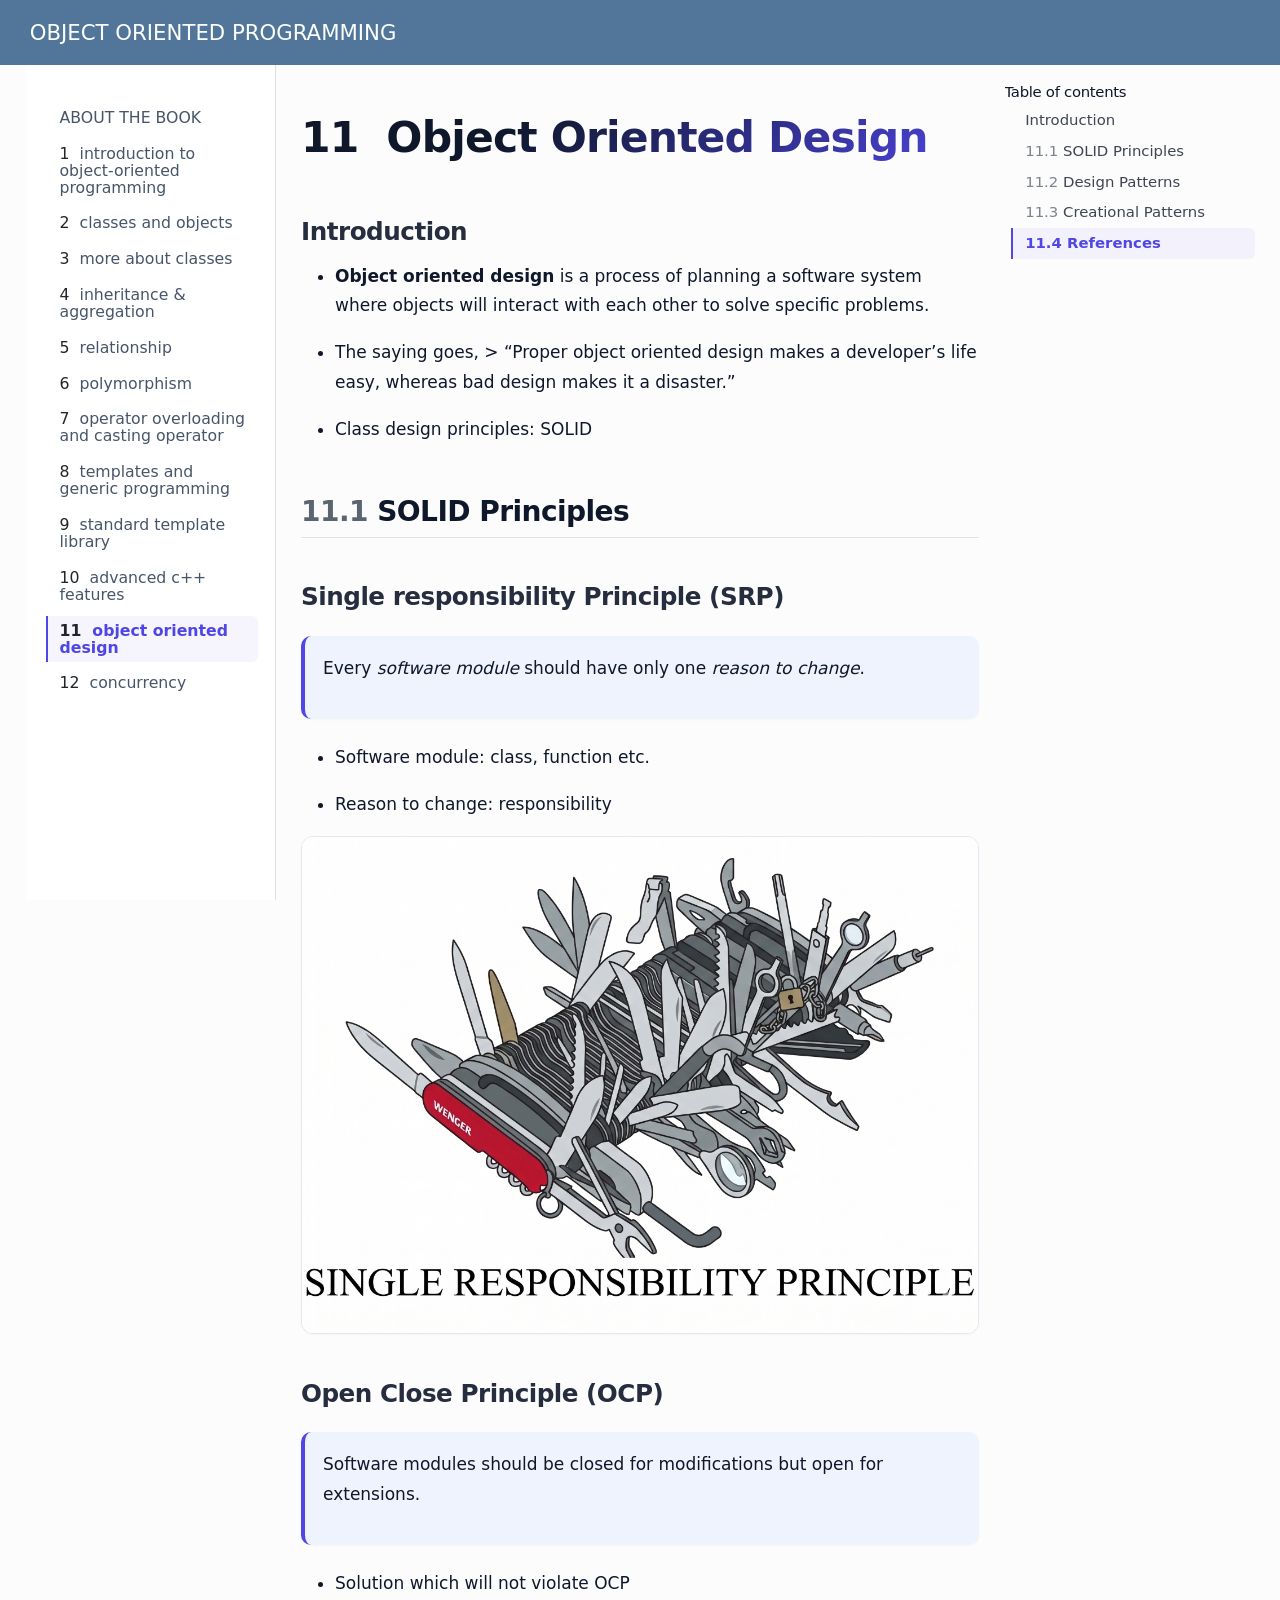
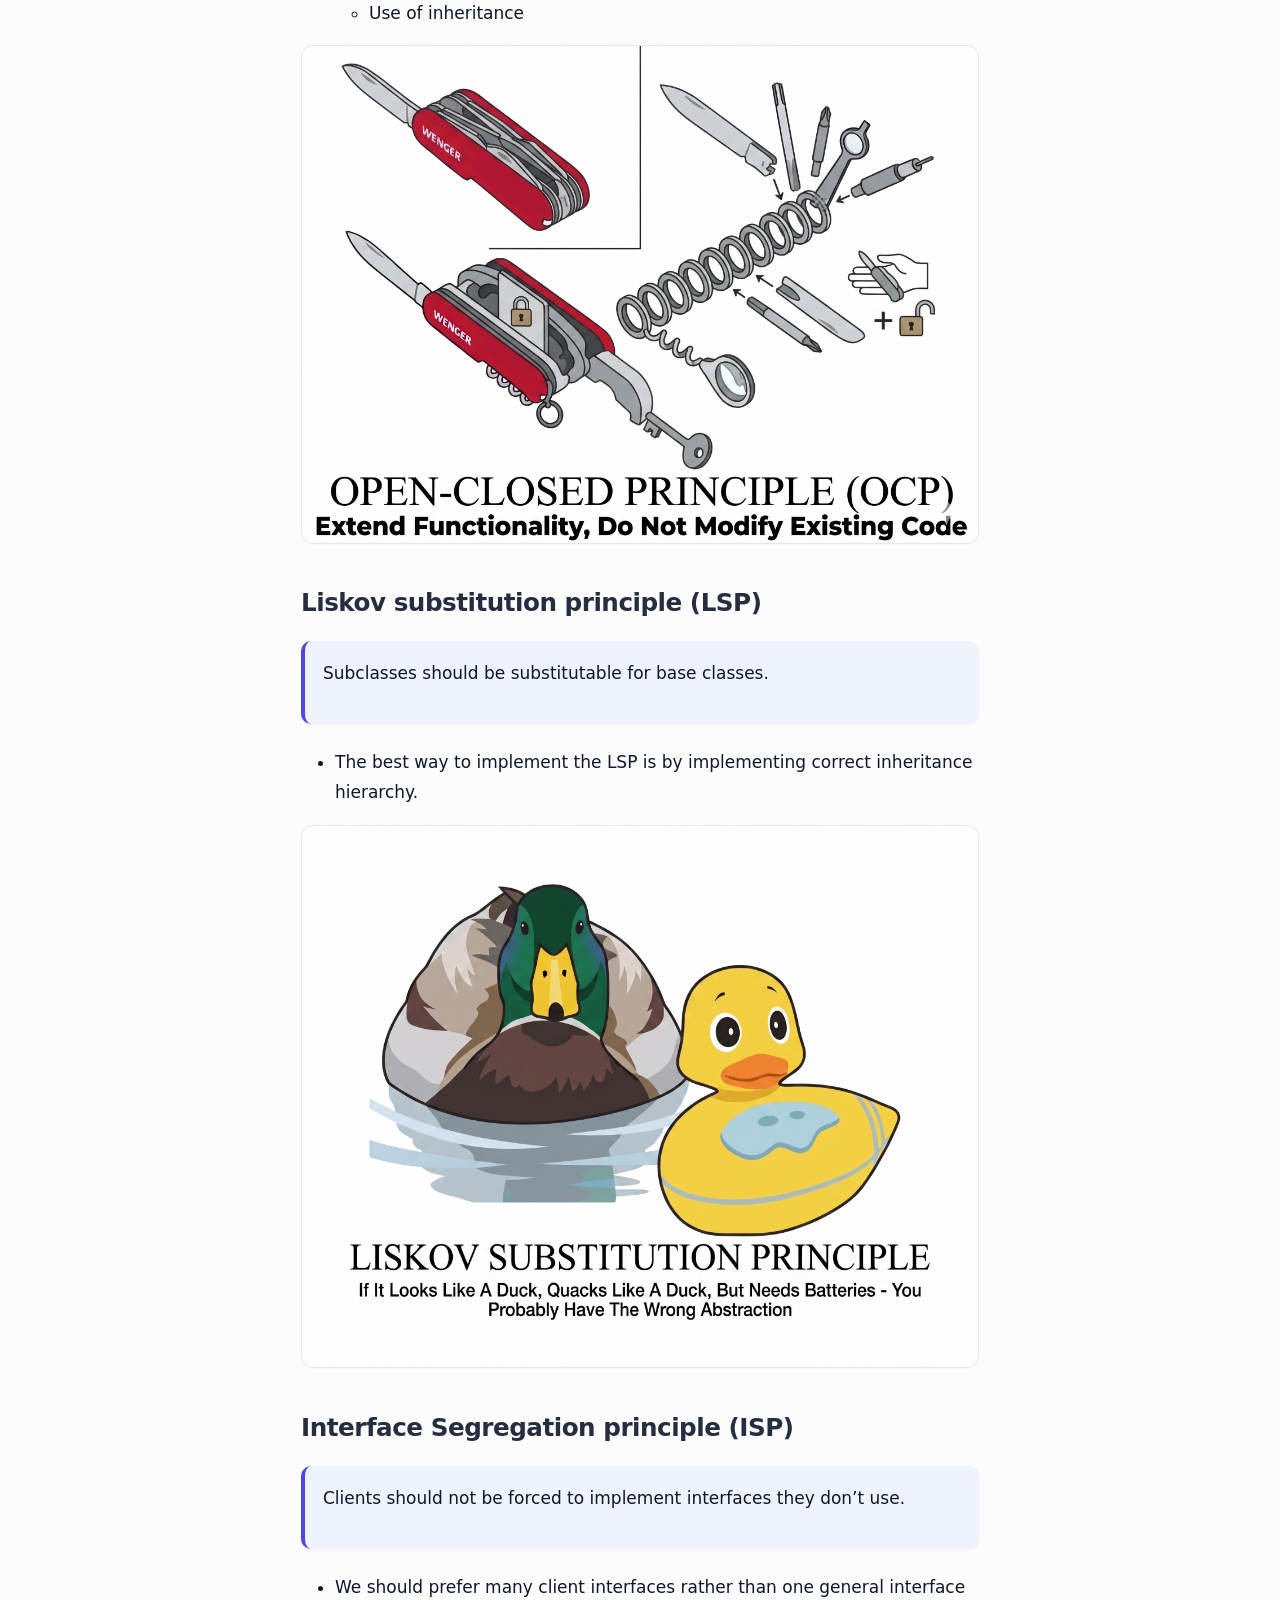
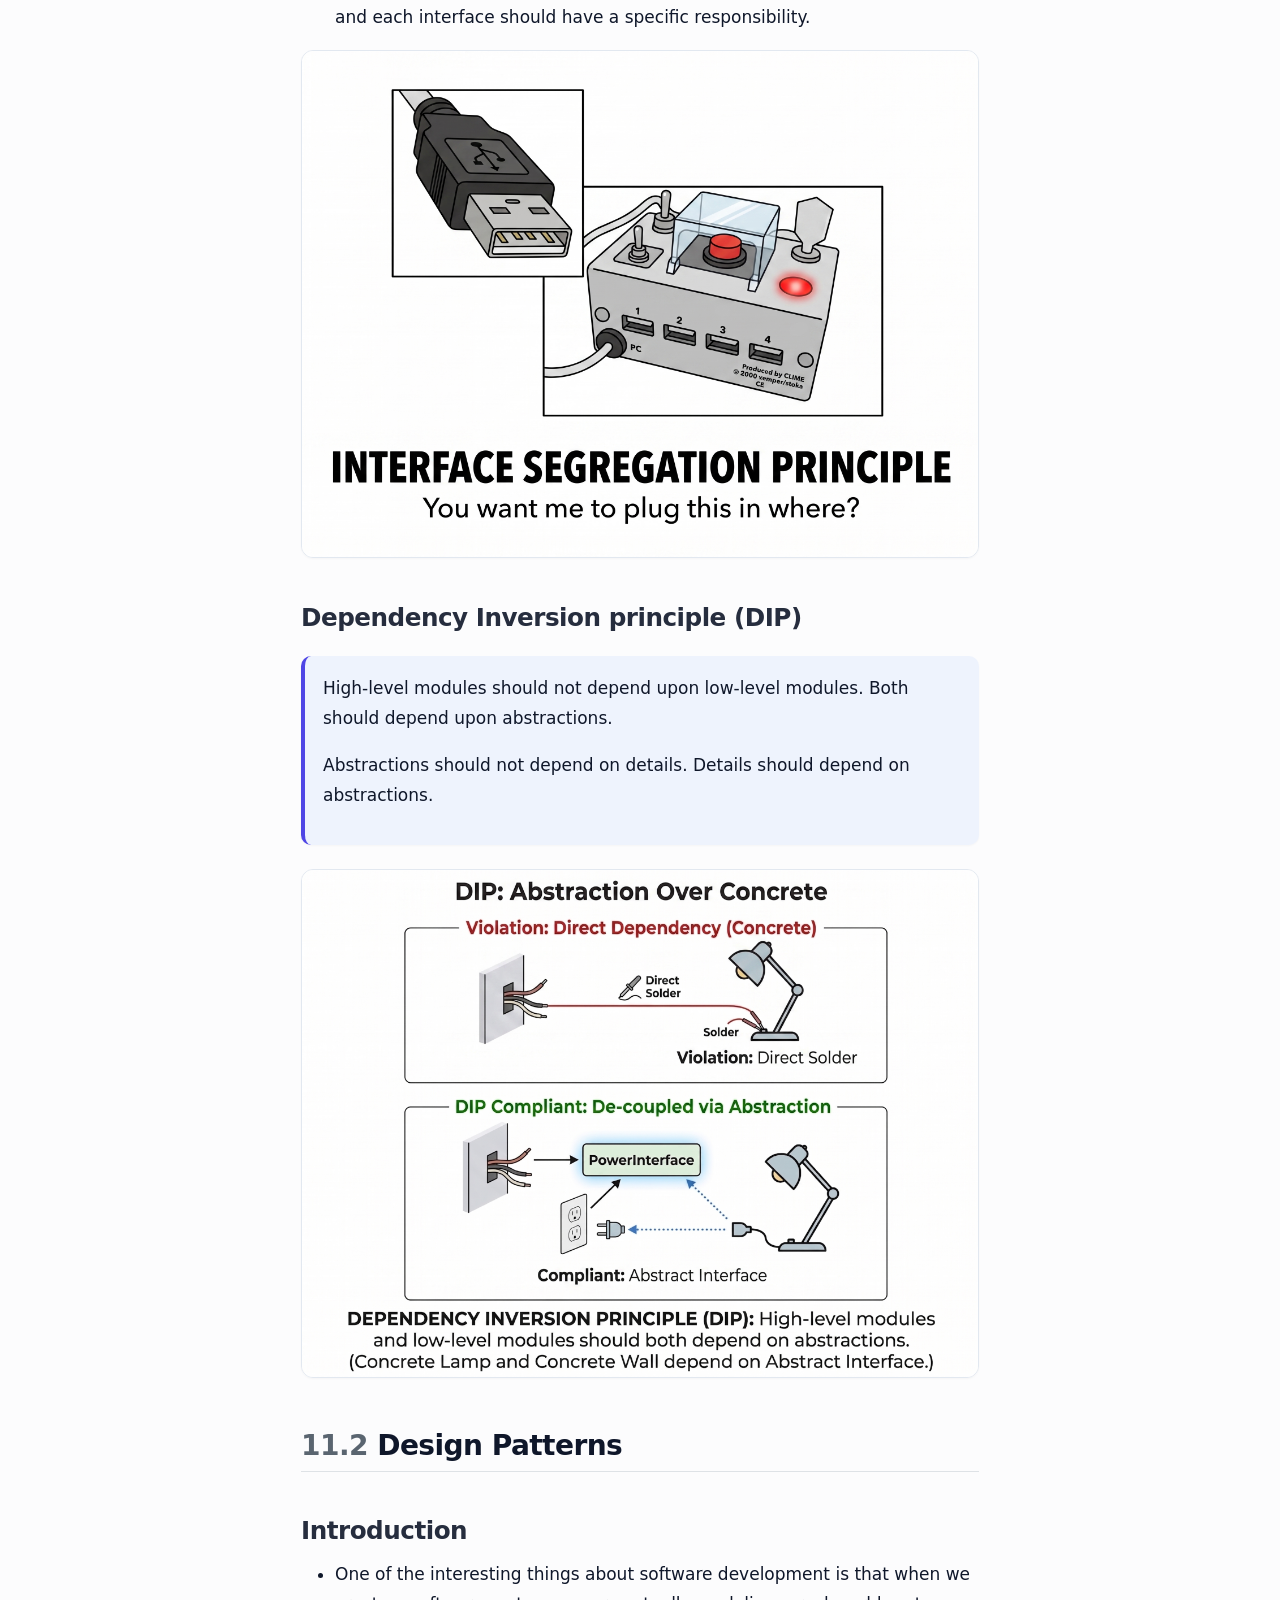
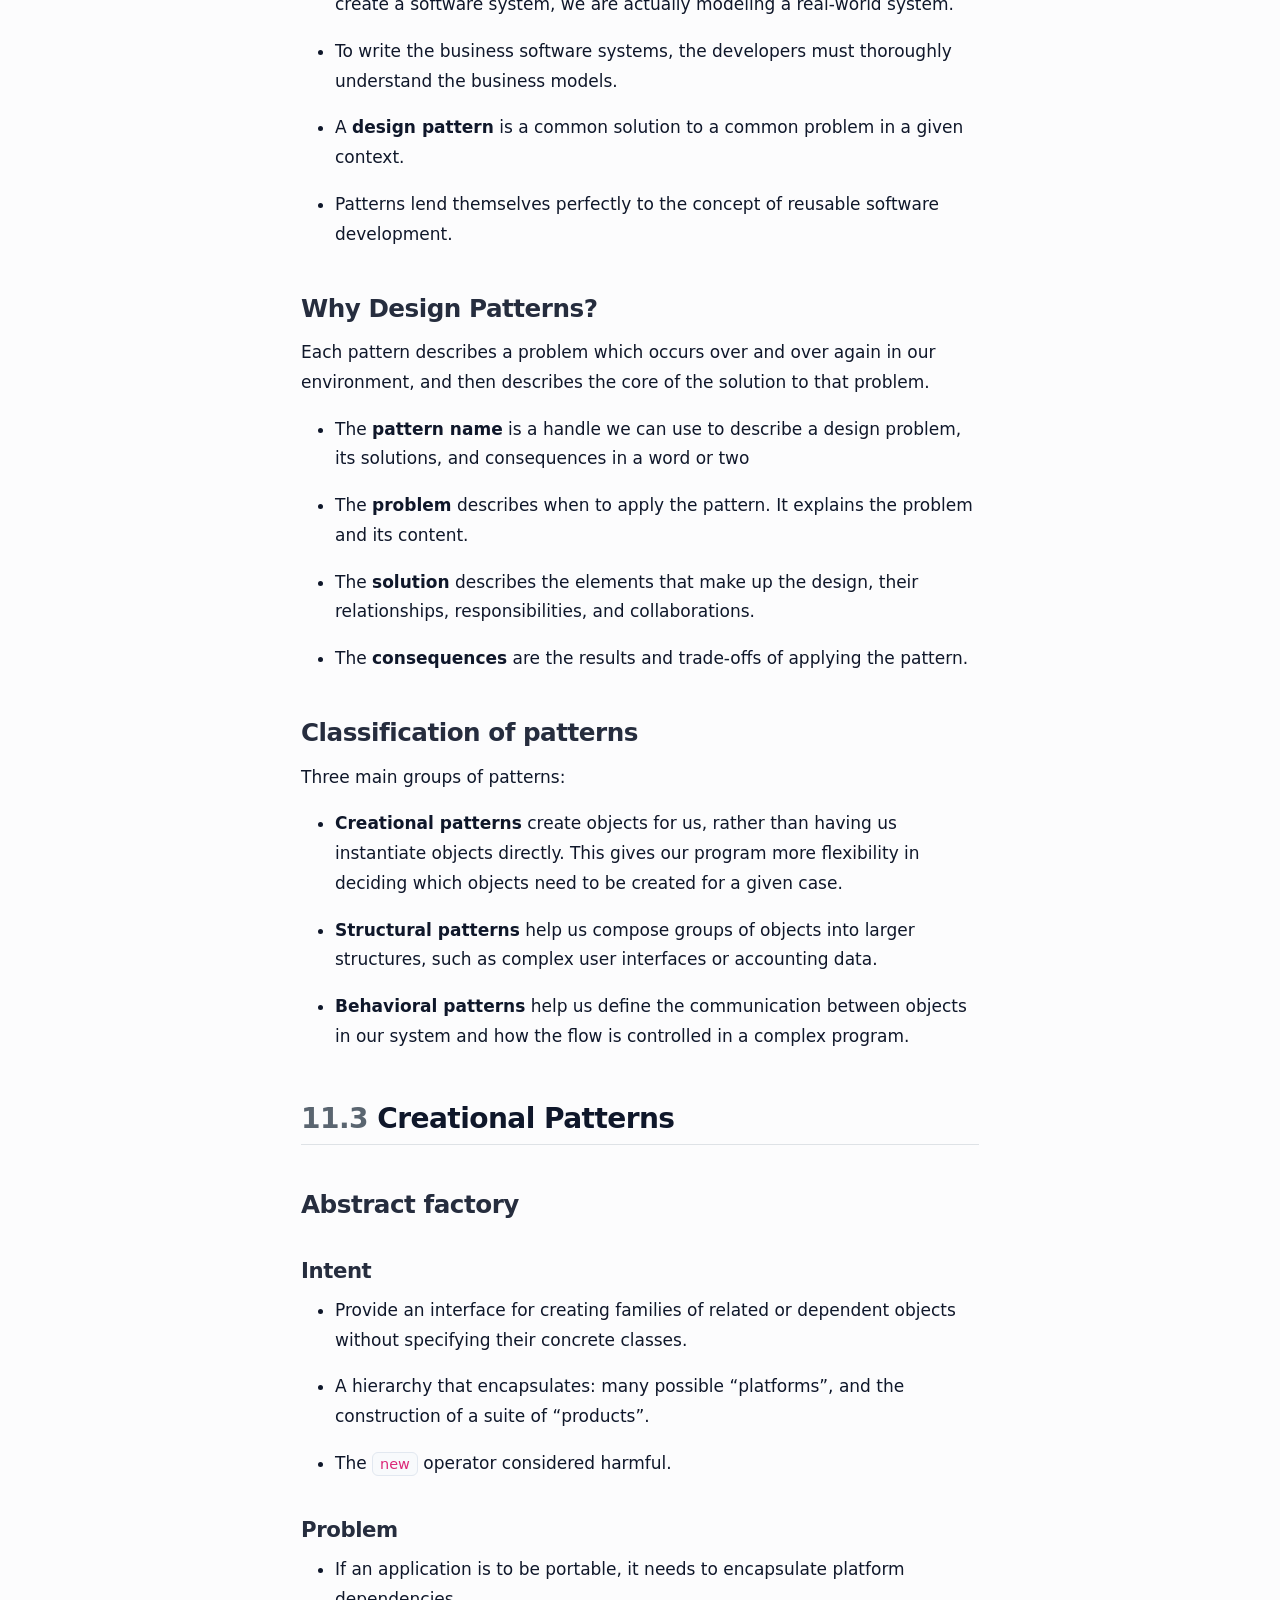
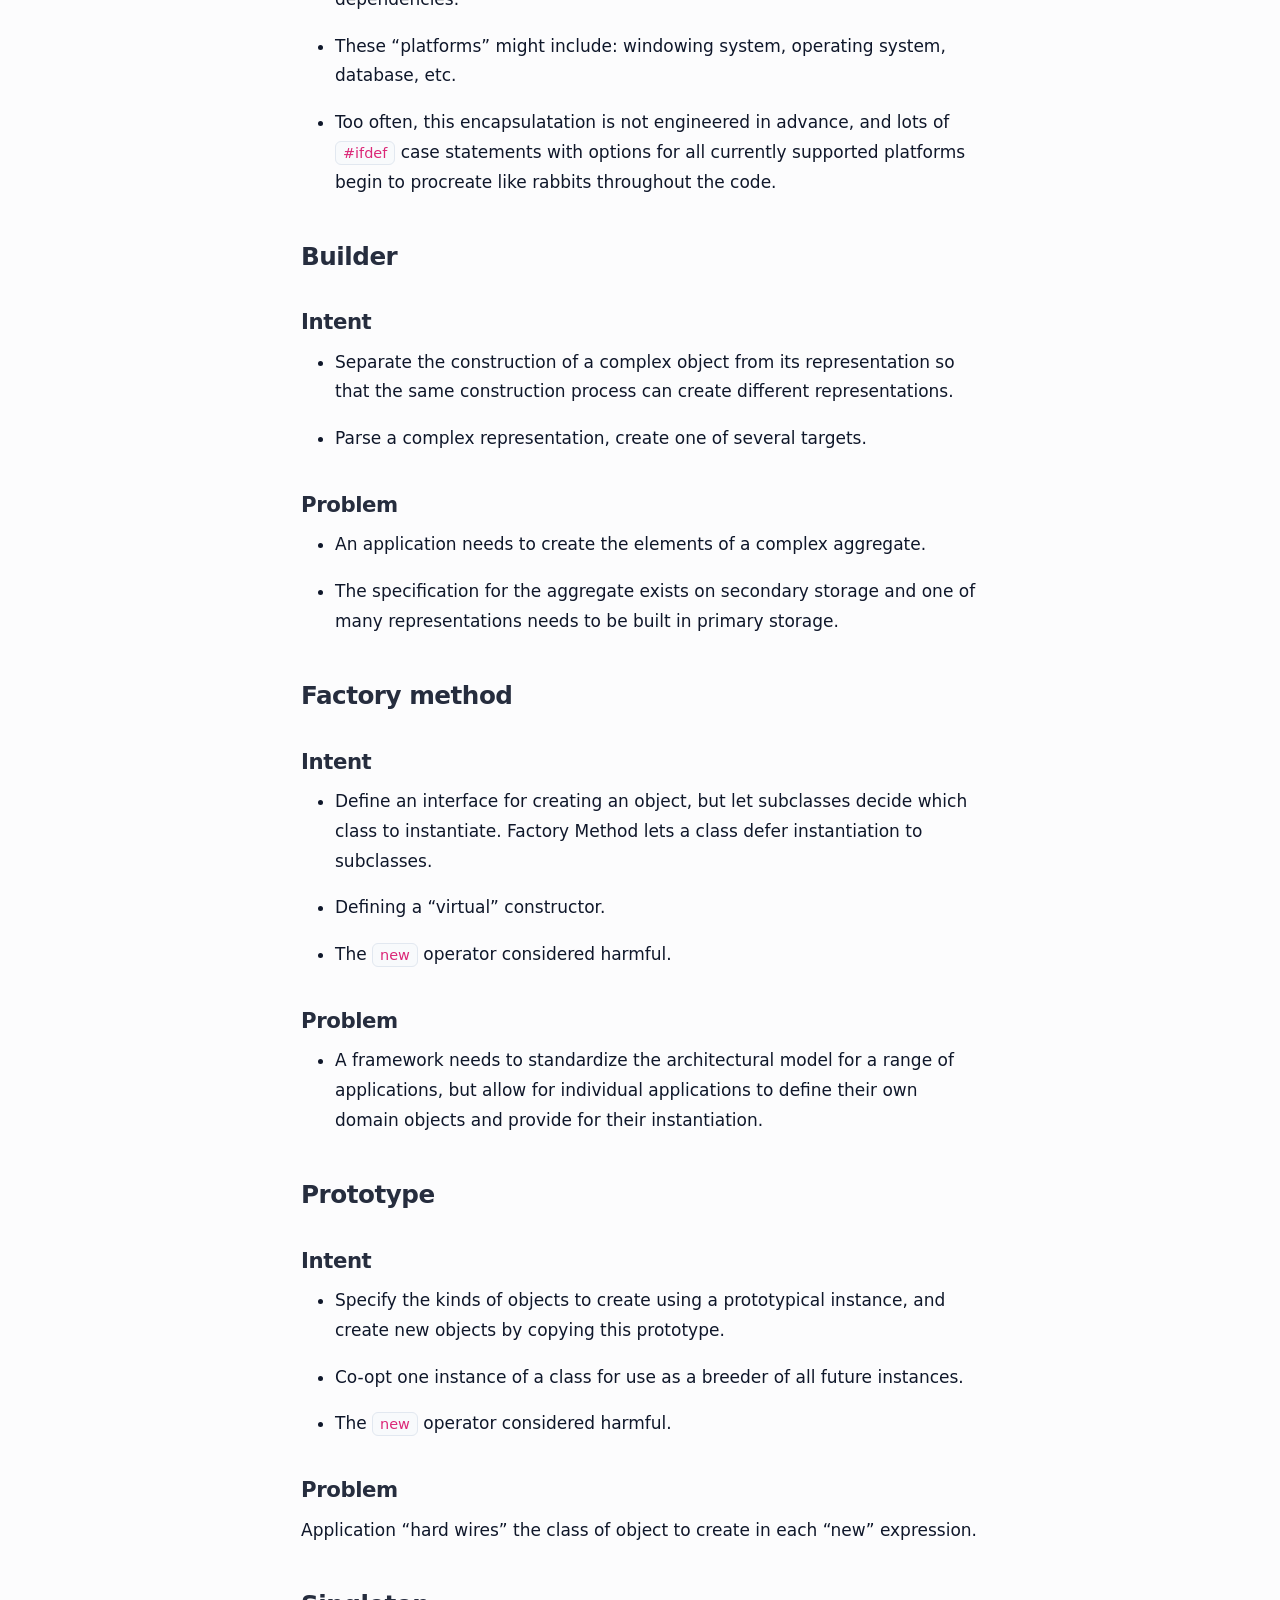
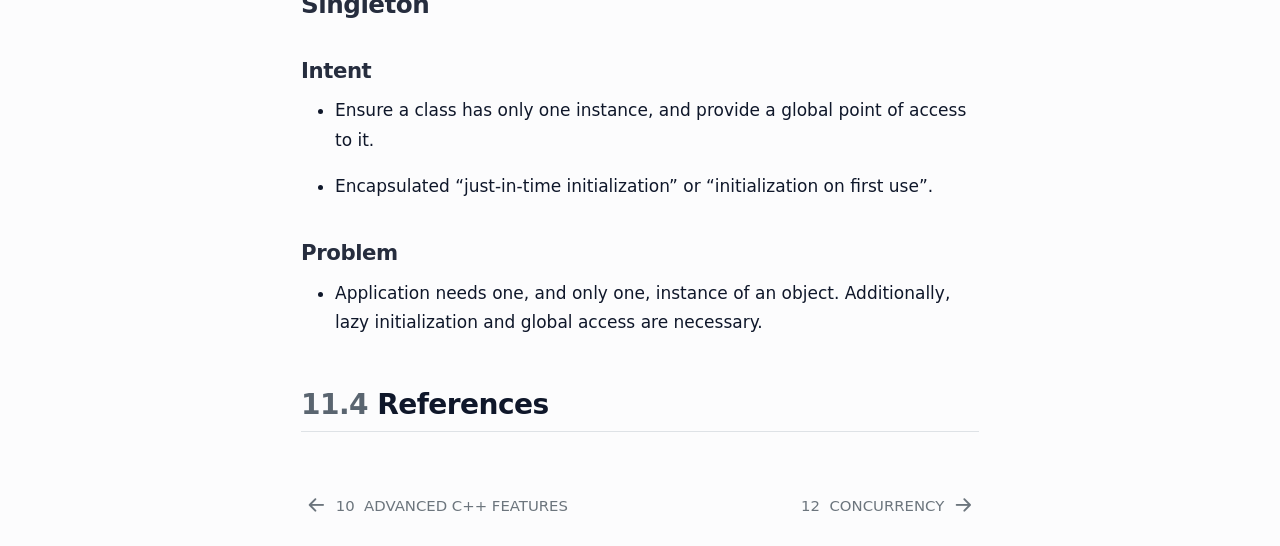
<file: lect09-design.html>
<!DOCTYPE html>
<html xmlns="http://www.w3.org/1999/xhtml" lang="en" xml:lang="en"><head>

<meta charset="utf-8">
<meta name="generator" content="quarto-1.10.18">

<meta name="viewport" content="width=device-width, initial-scale=1.0, user-scalable=yes">


<title>11&nbsp; Object Oriented Design – OBJECT ORIENTED PROGRAMMING</title>
<style>
/* Default styles provided by pandoc.
** See https://pandoc.org/MANUAL.html#variables-for-html for config info.
*/
span.smallcaps{font-variant: small-caps;}
div.columns{display: flex; gap: 1.5em;}
div.column{flex: auto;}
@media screen {
div.columns{gap: min(4vw, 1.5em);}
div.column{overflow-x: auto;}
}
div.hanging-indent{margin-left: 1.5em; text-indent: -1.5em;}
ul.task-list{list-style: none;}
ul.task-list li input[type="checkbox"] {
  width: 0.8em;
  margin: 0 0.8em 0.2em -1em; /* quarto-specific, see https://github.com/quarto-dev/quarto-cli/issues/4556 */ 
  vertical-align: middle;
}
</style>


<script src="site_libs/quarto-nav/quarto-nav.js"></script>
<script src="site_libs/quarto-nav/headroom.min.js"></script>
<script src="site_libs/clipboard/clipboard.min.js"></script>
<script src="site_libs/quarto-search/autocomplete.umd.js"></script>
<script src="site_libs/quarto-search/fuse.min.js"></script>
<script src="site_libs/quarto-search/quarto-search.js"></script>
<meta name="quarto:offset" content="./">
<link href="./lect10-concurrency.html" rel="next">
<link href="./lect08-advanced.html" rel="prev">
<script src="site_libs/quarto-html/quarto.js" type="module"></script>
<script src="site_libs/quarto-html/tabsets/tabsets.js" type="module"></script>
<script src="site_libs/quarto-html/popper.min.js"></script>
<script src="site_libs/quarto-html/tippy.umd.min.js"></script>
<script src="site_libs/quarto-html/anchor.min.js"></script>
<link href="site_libs/quarto-html/tippy.css" rel="stylesheet">
<link href="site_libs/quarto-html/quarto-syntax-highlighting-64a204ab8560d761af7679ceaba22944.css" rel="stylesheet" id="quarto-text-highlighting-styles">
<script src="site_libs/bootstrap/bootstrap.min.js"></script>
<link href="site_libs/bootstrap/bootstrap-icons.css" rel="stylesheet">
<link href="site_libs/bootstrap/bootstrap-3e5f0145640a6fc0772bb9b0cfbf312e.min.css" rel="stylesheet" append-hash="true" id="quarto-bootstrap" data-mode="light">
<script id="quarto-search-options" type="application/json">{
  "location": "navbar",
  "copy-button": false,
  "collapse-after": 3,
  "panel-placement": "end",
  "type": "overlay",
  "limit": 50,
  "keyboard-shortcut": [
    "f",
    "/",
    "s"
  ],
  "show-item-context": false,
  "language": {
    "search-no-results-text": "No results",
    "search-matching-documents-text": "matching documents",
    "search-copy-link-title": "Copy link to search",
    "search-hide-matches-text": "Hide additional matches",
    "search-more-match-text": "more match in this document",
    "search-more-matches-text": "more matches in this document",
    "search-clear-button-title": "Clear",
    "search-text-placeholder": "",
    "search-detached-cancel-button-title": "Cancel",
    "search-submit-button-title": "Submit",
    "search-label": "Search"
  }
}</script>


<link rel="stylesheet" href="theme.css">
</head>

<body class="nav-sidebar floating nav-fixed quarto-light">

<div id="quarto-search-results"></div>
  <header id="quarto-header" class="headroom fixed-top">
    <nav class="navbar navbar-expand-lg " data-bs-theme="dark">
      <div class="navbar-container container-fluid">
      <div class="navbar-brand-container mx-auto">
    <a class="navbar-brand" href="./index.html">
    <span class="navbar-title">OBJECT ORIENTED PROGRAMMING</span>
    </a>
  </div>
        <div class="quarto-navbar-tools tools-end">
</div>
      </div> <!-- /container-fluid -->
    </nav>
  <nav class="quarto-secondary-nav">
    <div class="container-fluid d-flex">
      <button type="button" class="quarto-btn-toggle btn" data-bs-toggle="collapse" role="button" data-bs-target=".quarto-sidebar-collapse-item" aria-controls="quarto-sidebar" aria-expanded="false" aria-label="Toggle sidebar navigation" onclick="if (window.quartoToggleHeadroom) { window.quartoToggleHeadroom(); }">
        <i class="bi bi-layout-text-sidebar-reverse"></i>
      </button>
        <nav class="quarto-page-breadcrumbs" aria-label="breadcrumb"><ol class="breadcrumb"><li class="breadcrumb-item"><a href="./lect09-design.html"><span class="chapter-number">11</span>&nbsp; <span class="chapter-title">Object Oriented Design</span></a></li></ol></nav>
        <a class="flex-grow-1" role="navigation" data-bs-toggle="collapse" data-bs-target=".quarto-sidebar-collapse-item" aria-controls="quarto-sidebar" aria-expanded="false" aria-label="Toggle sidebar navigation" onclick="if (window.quartoToggleHeadroom) { window.quartoToggleHeadroom(); }">      
        </a>
    </div>
  </nav>
</header>
<!-- content -->
<div id="quarto-content" class="quarto-container page-columns page-rows-contents page-layout-article page-navbar">
<!-- sidebar -->
  <nav id="quarto-sidebar" class="sidebar collapse collapse-horizontal quarto-sidebar-collapse-item sidebar-navigation floating overflow-auto">
    <div class="sidebar-menu-container"> 
    <ul class="list-unstyled mt-1">
        <li class="sidebar-item">
  <div class="sidebar-item-container"> 
  <a href="./index.html" class="sidebar-item-text sidebar-link">
 <span class="menu-text">About the book</span></a>
  </div>
</li>
        <li class="sidebar-item">
  <div class="sidebar-item-container"> 
  <a href="./lect01-introduction.html" class="sidebar-item-text sidebar-link">
 <span class="menu-text"><span class="chapter-number">1</span>&nbsp; <span class="chapter-title">INTRODUCTION TO OBJECT-ORIENTED PROGRAMMING</span></span></a>
  </div>
</li>
        <li class="sidebar-item">
  <div class="sidebar-item-container"> 
  <a href="./lect02-class.html" class="sidebar-item-text sidebar-link">
 <span class="menu-text"><span class="chapter-number">2</span>&nbsp; <span class="chapter-title">CLASSES AND OBJECTS</span></span></a>
  </div>
</li>
        <li class="sidebar-item">
  <div class="sidebar-item-container"> 
  <a href="./lect02-class-2.html" class="sidebar-item-text sidebar-link">
 <span class="menu-text"><span class="chapter-number">3</span>&nbsp; <span class="chapter-title">MORE ABOUT CLASSES</span></span></a>
  </div>
</li>
        <li class="sidebar-item">
  <div class="sidebar-item-container"> 
  <a href="./lect03-inheritance.html" class="sidebar-item-text sidebar-link">
 <span class="menu-text"><span class="chapter-number">4</span>&nbsp; <span class="chapter-title">INHERITANCE &amp; AGGREGATION</span></span></a>
  </div>
</li>
        <li class="sidebar-item">
  <div class="sidebar-item-container"> 
  <a href="./lect03-relationship.html" class="sidebar-item-text sidebar-link">
 <span class="menu-text"><span class="chapter-number">5</span>&nbsp; <span class="chapter-title">RELATIONSHIP</span></span></a>
  </div>
</li>
        <li class="sidebar-item">
  <div class="sidebar-item-container"> 
  <a href="./lect04-polymorphism.html" class="sidebar-item-text sidebar-link">
 <span class="menu-text"><span class="chapter-number">6</span>&nbsp; <span class="chapter-title">POLYMORPHISM</span></span></a>
  </div>
</li>
        <li class="sidebar-item">
  <div class="sidebar-item-container"> 
  <a href="./lect05-operator.html" class="sidebar-item-text sidebar-link">
 <span class="menu-text"><span class="chapter-number">7</span>&nbsp; <span class="chapter-title">OPERATOR OVERLOADING AND CASTING OPERATOR</span></span></a>
  </div>
</li>
        <li class="sidebar-item">
  <div class="sidebar-item-container"> 
  <a href="./lect06-template.html" class="sidebar-item-text sidebar-link">
 <span class="menu-text"><span class="chapter-number">8</span>&nbsp; <span class="chapter-title">TEMPLATES AND GENERIC PROGRAMMING</span></span></a>
  </div>
</li>
        <li class="sidebar-item">
  <div class="sidebar-item-container"> 
  <a href="./lect07-stl.html" class="sidebar-item-text sidebar-link">
 <span class="menu-text"><span class="chapter-number">9</span>&nbsp; <span class="chapter-title">STANDARD TEMPLATE LIBRARY</span></span></a>
  </div>
</li>
        <li class="sidebar-item">
  <div class="sidebar-item-container"> 
  <a href="./lect08-advanced.html" class="sidebar-item-text sidebar-link">
 <span class="menu-text"><span class="chapter-number">10</span>&nbsp; <span class="chapter-title">ADVANCED C++ FEATURES</span></span></a>
  </div>
</li>
        <li class="sidebar-item">
  <div class="sidebar-item-container"> 
  <a href="./lect09-design.html" class="sidebar-item-text sidebar-link active">
 <span class="menu-text"><span class="chapter-number">11</span>&nbsp; <span class="chapter-title">Object Oriented Design</span></span></a>
  </div>
</li>
        <li class="sidebar-item">
  <div class="sidebar-item-container"> 
  <a href="./lect10-concurrency.html" class="sidebar-item-text sidebar-link">
 <span class="menu-text"><span class="chapter-number">12</span>&nbsp; <span class="chapter-title">CONCURRENCY</span></span></a>
  </div>
</li>
    </ul>
    </div>
</nav>
<div id="quarto-sidebar-glass" class="quarto-sidebar-collapse-item" data-bs-toggle="collapse" data-bs-target=".quarto-sidebar-collapse-item"></div>
<!-- margin-sidebar -->
    <div id="quarto-margin-sidebar" class="sidebar margin-sidebar">
        <nav id="TOC" role="doc-toc" class="toc-active">
    <h2 id="toc-title">Table of contents</h2>
   
  <ul>
  <li><a href="#introduction" id="toc-introduction" class="nav-link active" data-scroll-target="#introduction">Introduction</a></li>
  <li><a href="#solid-principles" id="toc-solid-principles" class="nav-link" data-scroll-target="#solid-principles"><span class="header-section-number">11.1</span> SOLID Principles</a>
  <ul class="collapse">
  <li><a href="#single-responsibility-principle-srp" id="toc-single-responsibility-principle-srp" class="nav-link" data-scroll-target="#single-responsibility-principle-srp">Single responsibility Principle (SRP)</a></li>
  <li><a href="#open-close-principle-ocp" id="toc-open-close-principle-ocp" class="nav-link" data-scroll-target="#open-close-principle-ocp">Open Close Principle (OCP)</a></li>
  <li><a href="#liskov-substitution-principle-lsp" id="toc-liskov-substitution-principle-lsp" class="nav-link" data-scroll-target="#liskov-substitution-principle-lsp">Liskov substitution principle (LSP)</a></li>
  <li><a href="#interface-segregation-principle-isp" id="toc-interface-segregation-principle-isp" class="nav-link" data-scroll-target="#interface-segregation-principle-isp">Interface Segregation principle (ISP)</a></li>
  <li><a href="#dependency-inversion-principle-dip" id="toc-dependency-inversion-principle-dip" class="nav-link" data-scroll-target="#dependency-inversion-principle-dip">Dependency Inversion principle (DIP)</a></li>
  </ul></li>
  <li><a href="#design-patterns" id="toc-design-patterns" class="nav-link" data-scroll-target="#design-patterns"><span class="header-section-number">11.2</span> Design Patterns</a>
  <ul class="collapse">
  <li><a href="#introduction-1" id="toc-introduction-1" class="nav-link" data-scroll-target="#introduction-1">Introduction</a></li>
  <li><a href="#why-design-patterns" id="toc-why-design-patterns" class="nav-link" data-scroll-target="#why-design-patterns">Why Design Patterns?</a></li>
  <li><a href="#classification-of-patterns" id="toc-classification-of-patterns" class="nav-link" data-scroll-target="#classification-of-patterns">Classification of patterns</a></li>
  </ul></li>
  <li><a href="#creational-patterns" id="toc-creational-patterns" class="nav-link" data-scroll-target="#creational-patterns"><span class="header-section-number">11.3</span> Creational Patterns</a>
  <ul class="collapse">
  <li><a href="#abstract-factory" id="toc-abstract-factory" class="nav-link" data-scroll-target="#abstract-factory">Abstract factory</a></li>
  <li><a href="#builder" id="toc-builder" class="nav-link" data-scroll-target="#builder">Builder</a></li>
  <li><a href="#factory-method" id="toc-factory-method" class="nav-link" data-scroll-target="#factory-method">Factory method</a></li>
  <li><a href="#prototype" id="toc-prototype" class="nav-link" data-scroll-target="#prototype">Prototype</a></li>
  <li><a href="#singleton" id="toc-singleton" class="nav-link" data-scroll-target="#singleton">Singleton</a></li>
  </ul></li>
  <li><a href="#references" id="toc-references" class="nav-link" data-scroll-target="#references"><span class="header-section-number">11.4</span> References</a></li>
  </ul>
</nav>
    </div>
<!-- main -->
<main class="content" id="quarto-document-content">

<header id="title-block-header" class="quarto-title-block default">
<div class="quarto-title">
<h1 class="title"><span class="chapter-number">11</span>&nbsp; <span class="chapter-title">Object Oriented Design</span></h1>
</div>



<div class="quarto-title-meta">

    
  
    
  </div>
  


</header>


<section id="introduction" class="level3">
<h3 class="anchored" data-anchor-id="introduction">Introduction</h3>
<ul>
<li><p><strong>Object oriented design</strong> is a process of planning a software system where objects will interact with each other to solve specific problems.</p></li>
<li><p>The saying goes, &gt; “Proper object oriented design makes a developer’s life easy, whereas bad design makes it a disaster.”</p></li>
<li><p>Class design principles: SOLID</p></li>
</ul>
</section>
<section id="solid-principles" class="level2" data-number="11.1">
<h2 data-number="11.1" class="anchored" data-anchor-id="solid-principles"><span class="header-section-number">11.1</span> SOLID Principles</h2>
<section id="single-responsibility-principle-srp" class="level3">
<h3 class="anchored" data-anchor-id="single-responsibility-principle-srp">Single responsibility Principle (SRP)</h3>
<div class="definition">
<p>Every <em>software module</em> should have only one <em>reason to change</em>.</p>
</div>
<ul>
<li><p>Software module: class, function etc.</p></li>
<li><p>Reason to change: responsibility</p></li>
</ul>
<p><img src="figures/srp-2.png" class="img-fluid"></p>
</section>
<section id="open-close-principle-ocp" class="level3">
<h3 class="anchored" data-anchor-id="open-close-principle-ocp">Open Close Principle (OCP)</h3>
<div class="definition">
<p>Software modules should be closed for modifications but open for extensions.</p>
</div>
<ul>
<li>Solution which will not violate OCP
<ul>
<li>Use of inheritance</li>
</ul></li>
</ul>
<p><img src="figures/ocp-2.png" class="img-fluid"></p>
</section>
<section id="liskov-substitution-principle-lsp" class="level3">
<h3 class="anchored" data-anchor-id="liskov-substitution-principle-lsp">Liskov substitution principle (LSP)</h3>
<div class="definition">
<p>Subclasses should be substitutable for base classes.</p>
</div>
<ul>
<li>The best way to implement the LSP is by implementing correct inheritance hierarchy.</li>
</ul>
<p><img src="figures/lsp-2.png" class="img-fluid"></p>
</section>
<section id="interface-segregation-principle-isp" class="level3">
<h3 class="anchored" data-anchor-id="interface-segregation-principle-isp">Interface Segregation principle (ISP)</h3>
<div class="definition">
<p>Clients should not be forced to implement interfaces they don’t use.</p>
</div>
<ul>
<li>We should prefer many client interfaces rather than one general interface and each interface should have a specific responsibility.</li>
</ul>
<p><img src="figures/isp-2.png" class="img-fluid"></p>
</section>
<section id="dependency-inversion-principle-dip" class="level3">
<h3 class="anchored" data-anchor-id="dependency-inversion-principle-dip">Dependency Inversion principle (DIP)</h3>
<div class="definition">
<p>High-level modules should not depend upon low-level modules. Both should depend upon abstractions.</p>
<p>Abstractions should not depend on details. Details should depend on abstractions.</p>
</div>
<p><img src="figures/dip-2.png" class="img-fluid"></p>
</section>
</section>
<section id="design-patterns" class="level2" data-number="11.2">
<h2 data-number="11.2" class="anchored" data-anchor-id="design-patterns"><span class="header-section-number">11.2</span> Design Patterns</h2>
<section id="introduction-1" class="level3">
<h3 class="anchored" data-anchor-id="introduction-1">Introduction</h3>
<ul>
<li><p>One of the interesting things about software development is that when we create a software system, we are actually modeling a real-world system.</p></li>
<li><p>To write the business software systems, the developers must thoroughly understand the business models.</p></li>
<li><p>A <strong>design pattern</strong> is a common solution to a common problem in a given context.</p></li>
<li><p>Patterns lend themselves perfectly to the concept of reusable software development.</p></li>
</ul>
</section>
<section id="why-design-patterns" class="level3">
<h3 class="anchored" data-anchor-id="why-design-patterns">Why Design Patterns?</h3>
<p>Each pattern describes a problem which occurs over and over again in our environment, and then describes the core of the solution to that problem.</p>
<ul>
<li><p>The <strong>pattern name</strong> is a handle we can use to describe a design problem, its solutions, and consequences in a word or two</p></li>
<li><p>The <strong>problem</strong> describes when to apply the pattern. It explains the problem and its content.</p></li>
<li><p>The <strong>solution</strong> describes the elements that make up the design, their relationships, responsibilities, and collaborations.</p></li>
<li><p>The <strong>consequences</strong> are the results and trade-offs of applying the pattern.</p></li>
</ul>
</section>
<section id="classification-of-patterns" class="level3">
<h3 class="anchored" data-anchor-id="classification-of-patterns">Classification of patterns</h3>
<p>Three main groups of patterns:</p>
<ul>
<li><p><strong>Creational patterns</strong> create objects for us, rather than having us instantiate objects directly. This gives our program more flexibility in deciding which objects need to be created for a given case.</p></li>
<li><p><strong>Structural patterns</strong> help us compose groups of objects into larger structures, such as complex user interfaces or accounting data.</p></li>
<li><p><strong>Behavioral patterns</strong> help us define the communication between objects in our system and how the flow is controlled in a complex program.</p></li>
</ul>
</section>
</section>
<section id="creational-patterns" class="level2" data-number="11.3">
<h2 data-number="11.3" class="anchored" data-anchor-id="creational-patterns"><span class="header-section-number">11.3</span> Creational Patterns</h2>
<section id="abstract-factory" class="level3">
<h3 class="anchored" data-anchor-id="abstract-factory">Abstract factory</h3>
<section id="intent" class="level4">
<h4 class="anchored" data-anchor-id="intent">Intent</h4>
<ul>
<li><p>Provide an interface for creating families of related or dependent objects without specifying their concrete classes.</p></li>
<li><p>A hierarchy that encapsulates: many possible “platforms”, and the construction of a suite of “products”.</p></li>
<li><p>The <code>new</code> operator considered harmful.</p></li>
</ul>
</section>
<section id="problem" class="level4">
<h4 class="anchored" data-anchor-id="problem">Problem</h4>
<ul>
<li><p>If an application is to be portable, it needs to encapsulate platform dependencies.</p></li>
<li><p>These “platforms” might include: windowing system, operating system, database, etc.</p></li>
<li><p>Too often, this encapsulatation is not engineered in advance, and lots of <code>#ifdef</code> case statements with options for all currently supported platforms begin to procreate like rabbits throughout the code.</p></li>
</ul>
</section>
</section>
<section id="builder" class="level3">
<h3 class="anchored" data-anchor-id="builder">Builder</h3>
<section id="intent-1" class="level4">
<h4 class="anchored" data-anchor-id="intent-1">Intent</h4>
<ul>
<li><p>Separate the construction of a complex object from its representation so that the same construction process can create different representations.</p></li>
<li><p>Parse a complex representation, create one of several targets.</p></li>
</ul>
</section>
<section id="problem-1" class="level4">
<h4 class="anchored" data-anchor-id="problem-1">Problem</h4>
<ul>
<li><p>An application needs to create the elements of a complex aggregate.</p></li>
<li><p>The specification for the aggregate exists on secondary storage and one of many representations needs to be built in primary storage.</p></li>
</ul>
</section>
</section>
<section id="factory-method" class="level3">
<h3 class="anchored" data-anchor-id="factory-method">Factory method</h3>
<section id="intent-2" class="level4">
<h4 class="anchored" data-anchor-id="intent-2">Intent</h4>
<ul>
<li><p>Define an interface for creating an object, but let subclasses decide which class to instantiate. Factory Method lets a class defer instantiation to subclasses.</p></li>
<li><p>Defining a “virtual” constructor.</p></li>
<li><p>The <code>new</code> operator considered harmful.</p></li>
</ul>
</section>
<section id="problem-2" class="level4">
<h4 class="anchored" data-anchor-id="problem-2">Problem</h4>
<ul>
<li>A framework needs to standardize the architectural model for a range of applications, but allow for individual applications to define their own domain objects and provide for their instantiation.</li>
</ul>
</section>
</section>
<section id="prototype" class="level3">
<h3 class="anchored" data-anchor-id="prototype">Prototype</h3>
<section id="intent-3" class="level4">
<h4 class="anchored" data-anchor-id="intent-3">Intent</h4>
<ul>
<li><p>Specify the kinds of objects to create using a prototypical instance, and create new objects by copying this prototype.</p></li>
<li><p>Co-opt one instance of a class for use as a breeder of all future instances.</p></li>
<li><p>The <code>new</code> operator considered harmful.</p></li>
</ul>
</section>
<section id="problem-3" class="level4">
<h4 class="anchored" data-anchor-id="problem-3">Problem</h4>
<p>Application “hard wires” the class of object to create in each “new” expression.</p>
</section>
</section>
<section id="singleton" class="level3">
<h3 class="anchored" data-anchor-id="singleton">Singleton</h3>
<section id="intent-4" class="level4">
<h4 class="anchored" data-anchor-id="intent-4">Intent</h4>
<ul>
<li><p>Ensure a class has only one instance, and provide a global point of access to it.</p></li>
<li><p>Encapsulated “just-in-time initialization” or “initialization on first use”.</p></li>
</ul>
</section>
<section id="problem-4" class="level4">
<h4 class="anchored" data-anchor-id="problem-4">Problem</h4>
<ul>
<li>Application needs one, and only one, instance of an object. Additionally, lazy initialization and global access are necessary.</li>
</ul>
</section>
</section>
</section>
<section id="references" class="level2" data-number="11.4">
<h2 data-number="11.4" class="anchored" data-anchor-id="references"><span class="header-section-number">11.4</span> References</h2>


</section>

</main> <!-- /main -->
<script id="quarto-html-after-body" type="application/javascript">
  window.document.addEventListener("DOMContentLoaded", function (event) {
    const icon = "";
    const anchorJS = new window.AnchorJS();
    anchorJS.options = {
      placement: 'right',
      icon: icon
    };
    anchorJS.add('.anchored');
    const isCodeAnnotation = (el) => {
      for (const clz of el.classList) {
        if (clz.startsWith('code-annotation-')) {                     
          return true;
        }
      }
      return false;
    }
    const onCopySuccess = function(e) {
      // button target
      const button = e.trigger;
      // don't keep focus
      button.blur();
      // flash "checked"
      button.classList.add('code-copy-button-checked');
      var currentTitle = button.getAttribute("title");
      button.setAttribute("title", "Copied!");
      let tooltip;
      if (window.bootstrap) {
        button.setAttribute("data-bs-toggle", "tooltip");
        button.setAttribute("data-bs-placement", "left");
        button.setAttribute("data-bs-title", "Copied!");
        tooltip = new bootstrap.Tooltip(button, 
          { trigger: "manual", 
            customClass: "code-copy-button-tooltip",
            offset: [0, -8]});
        tooltip.show();    
      }
      setTimeout(function() {
        if (tooltip) {
          tooltip.hide();
          button.removeAttribute("data-bs-title");
          button.removeAttribute("data-bs-toggle");
          button.removeAttribute("data-bs-placement");
        }
        button.setAttribute("title", currentTitle);
        button.classList.remove('code-copy-button-checked');
      }, 1000);
      // clear code selection
      e.clearSelection();
    }
    const getTextToCopy = function(trigger) {
      const outerScaffold = trigger.parentElement.cloneNode(true);
      const codeEl = outerScaffold.querySelector('code');
      for (const childEl of codeEl.children) {
        if (isCodeAnnotation(childEl)) {
          childEl.remove();
        }
      }
      return codeEl.innerText;
    }
    const clipboard = new window.ClipboardJS('.code-copy-button:not([data-in-quarto-modal])', {
      text: getTextToCopy
    });
    clipboard.on('success', onCopySuccess);
    if (window.document.getElementById('quarto-embedded-source-code-modal')) {
      const clipboardModal = new window.ClipboardJS('.code-copy-button[data-in-quarto-modal]', {
        text: getTextToCopy,
        container: window.document.getElementById('quarto-embedded-source-code-modal')
      });
      clipboardModal.on('success', onCopySuccess);
    }
      var localhostRegex = new RegExp(/^(?:http|https):\/\/localhost\:?[0-9]*\//);
      var mailtoRegex = new RegExp(/^mailto:/);
        var filterRegex = new RegExp('/' + window.location.host + '/');
      var isInternal = (href) => {
          return filterRegex.test(href) || localhostRegex.test(href) || mailtoRegex.test(href);
      }
      // Inspect non-navigation links and adorn them if external
     var links = window.document.querySelectorAll('a[href]:not(.nav-link):not(.navbar-brand):not(.toc-action):not(.sidebar-link):not(.sidebar-item-toggle):not(.pagination-link):not(.no-external):not([aria-hidden]):not(.dropdown-item):not(.quarto-navigation-tool):not(.about-link)');
      for (var i=0; i<links.length; i++) {
        const link = links[i];
        if (!isInternal(link.href)) {
          // undo the damage that might have been done by quarto-nav.js in the case of
          // links that we want to consider external
          if (link.dataset.originalHref !== undefined) {
            link.href = link.dataset.originalHref;
          }
        }
      }
    function tippyHover(el, contentFn, onTriggerFn, onUntriggerFn) {
      const config = {
        allowHTML: true,
        maxWidth: 500,
        delay: 100,
        arrow: false,
        appendTo: function(el) {
            return el.parentElement;
        },
        interactive: true,
        interactiveBorder: 10,
        theme: 'quarto',
        placement: 'bottom-start',
      };
      if (contentFn) {
        config.content = contentFn;
      }
      if (onTriggerFn) {
        config.onTrigger = onTriggerFn;
      }
      if (onUntriggerFn) {
        config.onUntrigger = onUntriggerFn;
      }
      window.tippy(el, config); 
    }
    const noterefs = window.document.querySelectorAll('a[role="doc-noteref"]');
    for (var i=0; i<noterefs.length; i++) {
      const ref = noterefs[i];
      tippyHover(ref, function() {
        // use id or data attribute instead here
        let href = ref.getAttribute('data-footnote-href') || ref.getAttribute('href');
        try { href = new URL(href).hash; } catch {}
        const id = href.replace(/^#\/?/, "");
        const note = window.document.getElementById(id);
        if (note) {
          return note.innerHTML;
        } else {
          return "";
        }
      });
    }
    const xrefs = window.document.querySelectorAll('a.quarto-xref');
    const processXRef = (id, note) => {
      // Strip column container classes
      const stripColumnClz = (el) => {
        el.classList.remove("page-full", "page-columns");
        if (el.children) {
          for (const child of el.children) {
            stripColumnClz(child);
          }
        }
      }
      stripColumnClz(note)
      if (id === null || id.startsWith('sec-')) {
        // Special case sections, only their first couple elements
        const container = document.createElement("div");
        if (note.children && note.children.length > 2) {
          container.appendChild(note.children[0].cloneNode(true));
          for (let i = 1; i < note.children.length; i++) {
            const child = note.children[i];
            if (child.tagName === "P" && child.innerText === "") {
              continue;
            } else {
              container.appendChild(child.cloneNode(true));
              break;
            }
          }
          if (window.Quarto?.typesetMath) {
            window.Quarto.typesetMath(container);
          }
          return container.innerHTML
        } else {
          if (window.Quarto?.typesetMath) {
            window.Quarto.typesetMath(note);
          }
          return note.innerHTML;
        }
      } else {
        // Remove any anchor links if they are present
        const anchorLink = note.querySelector('a.anchorjs-link');
        if (anchorLink) {
          anchorLink.remove();
        }
        if (window.Quarto?.typesetMath) {
          window.Quarto.typesetMath(note);
        }
        if (note.classList.contains("callout")) {
          return note.outerHTML;
        } else {
          return note.innerHTML;
        }
      }
    }
    for (var i=0; i<xrefs.length; i++) {
      const xref = xrefs[i];
      tippyHover(xref, undefined, function(instance) {
        instance.disable();
        let url = xref.getAttribute('href');
        let hash = undefined; 
        if (url.startsWith('#')) {
          hash = url;
        } else {
          try { hash = new URL(url).hash; } catch {}
        }
        if (hash) {
          const id = hash.replace(/^#\/?/, "");
          const note = window.document.getElementById(id);
          if (note !== null) {
            try {
              const html = processXRef(id, note.cloneNode(true));
              instance.setContent(html);
            } finally {
              instance.enable();
              instance.show();
            }
          } else {
            // See if we can fetch this
            fetch(url.split('#')[0])
            .then(res => res.text())
            .then(html => {
              const parser = new DOMParser();
              const htmlDoc = parser.parseFromString(html, "text/html");
              const note = htmlDoc.getElementById(id);
              if (note !== null) {
                const html = processXRef(id, note);
                instance.setContent(html);
              } 
            }).finally(() => {
              instance.enable();
              instance.show();
            });
          }
        } else {
          // See if we can fetch a full url (with no hash to target)
          // This is a special case and we should probably do some content thinning / targeting
          fetch(url)
          .then(res => res.text())
          .then(html => {
            const parser = new DOMParser();
            const htmlDoc = parser.parseFromString(html, "text/html");
            const note = htmlDoc.querySelector('main.content');
            if (note !== null) {
              // This should only happen for chapter cross references
              // (since there is no id in the URL)
              // remove the first header
              if (note.children.length > 0 && note.children[0].tagName === "HEADER") {
                note.children[0].remove();
              }
              const html = processXRef(null, note);
              instance.setContent(html);
            } 
          }).finally(() => {
            instance.enable();
            instance.show();
          });
        }
      }, function(instance) {
      });
    }
        let selectedAnnoteEl;
        const selectorForAnnotation = ( cell, annotation) => {
          let cellAttr = 'data-code-cell="' + cell + '"';
          let lineAttr = 'data-code-annotation="' +  annotation + '"';
          const selector = 'span[' + cellAttr + '][' + lineAttr + ']';
          return selector;
        }
        const selectCodeLines = (annoteEl) => {
          const doc = window.document;
          const targetCell = annoteEl.getAttribute("data-target-cell");
          const targetAnnotation = annoteEl.getAttribute("data-target-annotation");
          const annoteSpan = window.document.querySelector(selectorForAnnotation(targetCell, targetAnnotation));
          const lines = annoteSpan.getAttribute("data-code-lines").split(",");
          const lineIds = lines.map((line) => {
            return targetCell + "-" + line;
          })
          let top = null;
          let height = null;
          let parent = null;
          if (lineIds.length > 0) {
              //compute the position of the single el (top and bottom and make a div)
              const el = window.document.getElementById(lineIds[0]);
              top = el.offsetTop;
              height = el.offsetHeight;
              parent = el.parentElement.parentElement;
            if (lineIds.length > 1) {
              const lastEl = window.document.getElementById(lineIds[lineIds.length - 1]);
              const bottom = lastEl.offsetTop + lastEl.offsetHeight;
              height = bottom - top;
            }
            if (top !== null && height !== null && parent !== null) {
              // cook up a div (if necessary) and position it 
              let div = window.document.getElementById("code-annotation-line-highlight");
              if (div === null) {
                div = window.document.createElement("div");
                div.setAttribute("id", "code-annotation-line-highlight");
                div.style.position = 'absolute';
                parent.appendChild(div);
              }
              div.style.top = top - 2 + "px";
              div.style.height = height + 4 + "px";
              div.style.left = 0;
              let gutterDiv = window.document.getElementById("code-annotation-line-highlight-gutter");
              if (gutterDiv === null) {
                gutterDiv = window.document.createElement("div");
                gutterDiv.setAttribute("id", "code-annotation-line-highlight-gutter");
                gutterDiv.style.position = 'absolute';
                const codeCell = window.document.getElementById(targetCell);
                const gutter = codeCell.querySelector('.code-annotation-gutter');
                gutter.appendChild(gutterDiv);
              }
              gutterDiv.style.top = top - 2 + "px";
              gutterDiv.style.height = height + 4 + "px";
            }
            selectedAnnoteEl = annoteEl;
          }
        };
        const unselectCodeLines = () => {
          const elementsIds = ["code-annotation-line-highlight", "code-annotation-line-highlight-gutter"];
          elementsIds.forEach((elId) => {
            const div = window.document.getElementById(elId);
            if (div) {
              div.remove();
            }
          });
          selectedAnnoteEl = undefined;
        };
          // Handle positioning of the toggle
      window.addEventListener(
        "resize",
        throttle(() => {
          elRect = undefined;
          if (selectedAnnoteEl) {
            selectCodeLines(selectedAnnoteEl);
          }
        }, 10)
      );
      function throttle(fn, ms) {
      let throttle = false;
      let timer;
        return (...args) => {
          if(!throttle) { // first call gets through
              fn.apply(this, args);
              throttle = true;
          } else { // all the others get throttled
              if(timer) clearTimeout(timer); // cancel #2
              timer = setTimeout(() => {
                fn.apply(this, args);
                timer = throttle = false;
              }, ms);
          }
        };
      }
        // Attach click handler to the DT
        const annoteDls = window.document.querySelectorAll('dt[data-target-cell]');
        for (const annoteDlNode of annoteDls) {
          annoteDlNode.addEventListener('click', (event) => {
            const clickedEl = event.target;
            if (clickedEl !== selectedAnnoteEl) {
              unselectCodeLines();
              const activeEl = window.document.querySelector('dt[data-target-cell].code-annotation-active');
              if (activeEl) {
                activeEl.classList.remove('code-annotation-active');
              }
              selectCodeLines(clickedEl);
              clickedEl.classList.add('code-annotation-active');
            } else {
              // Unselect the line
              unselectCodeLines();
              clickedEl.classList.remove('code-annotation-active');
            }
          });
        }
    const findCites = (el) => {
      const parentEl = el.parentElement;
      if (parentEl) {
        const cites = parentEl.dataset.cites;
        if (cites) {
          return {
            el,
            cites: cites.split(' ')
          };
        } else {
          return findCites(el.parentElement)
        }
      } else {
        return undefined;
      }
    };
    var bibliorefs = window.document.querySelectorAll('a[role="doc-biblioref"]');
    for (var i=0; i<bibliorefs.length; i++) {
      const ref = bibliorefs[i];
      const citeInfo = findCites(ref);
      if (citeInfo) {
        tippyHover(citeInfo.el, function() {
          var popup = window.document.createElement('div');
          citeInfo.cites.forEach(function(cite) {
            var citeDiv = window.document.createElement('div');
            citeDiv.classList.add('hanging-indent');
            citeDiv.classList.add('csl-entry');
            var biblioDiv = window.document.getElementById('ref-' + cite);
            if (biblioDiv) {
              citeDiv.innerHTML = biblioDiv.innerHTML;
            }
            popup.appendChild(citeDiv);
          });
          return popup.innerHTML;
        });
      }
    }
  });
  </script>
<nav class="page-navigation">
  <div class="nav-page nav-page-previous">
      <a href="./lect08-advanced.html" class="pagination-link" aria-label="ADVANCED C++ FEATURES">
        <i class="bi bi-arrow-left-short"></i> <span class="nav-page-text"><span class="chapter-number">10</span>&nbsp; <span class="chapter-title">ADVANCED C++ FEATURES</span></span>
      </a>          
  </div>
  <div class="nav-page nav-page-next">
      <a href="./lect10-concurrency.html" class="pagination-link" aria-label="CONCURRENCY">
        <span class="nav-page-text"><span class="chapter-number">12</span>&nbsp; <span class="chapter-title">CONCURRENCY</span></span> <i class="bi bi-arrow-right-short"></i>
      </a>
  </div>
</nav>
</div> <!-- /content -->




</body></html>
</file>
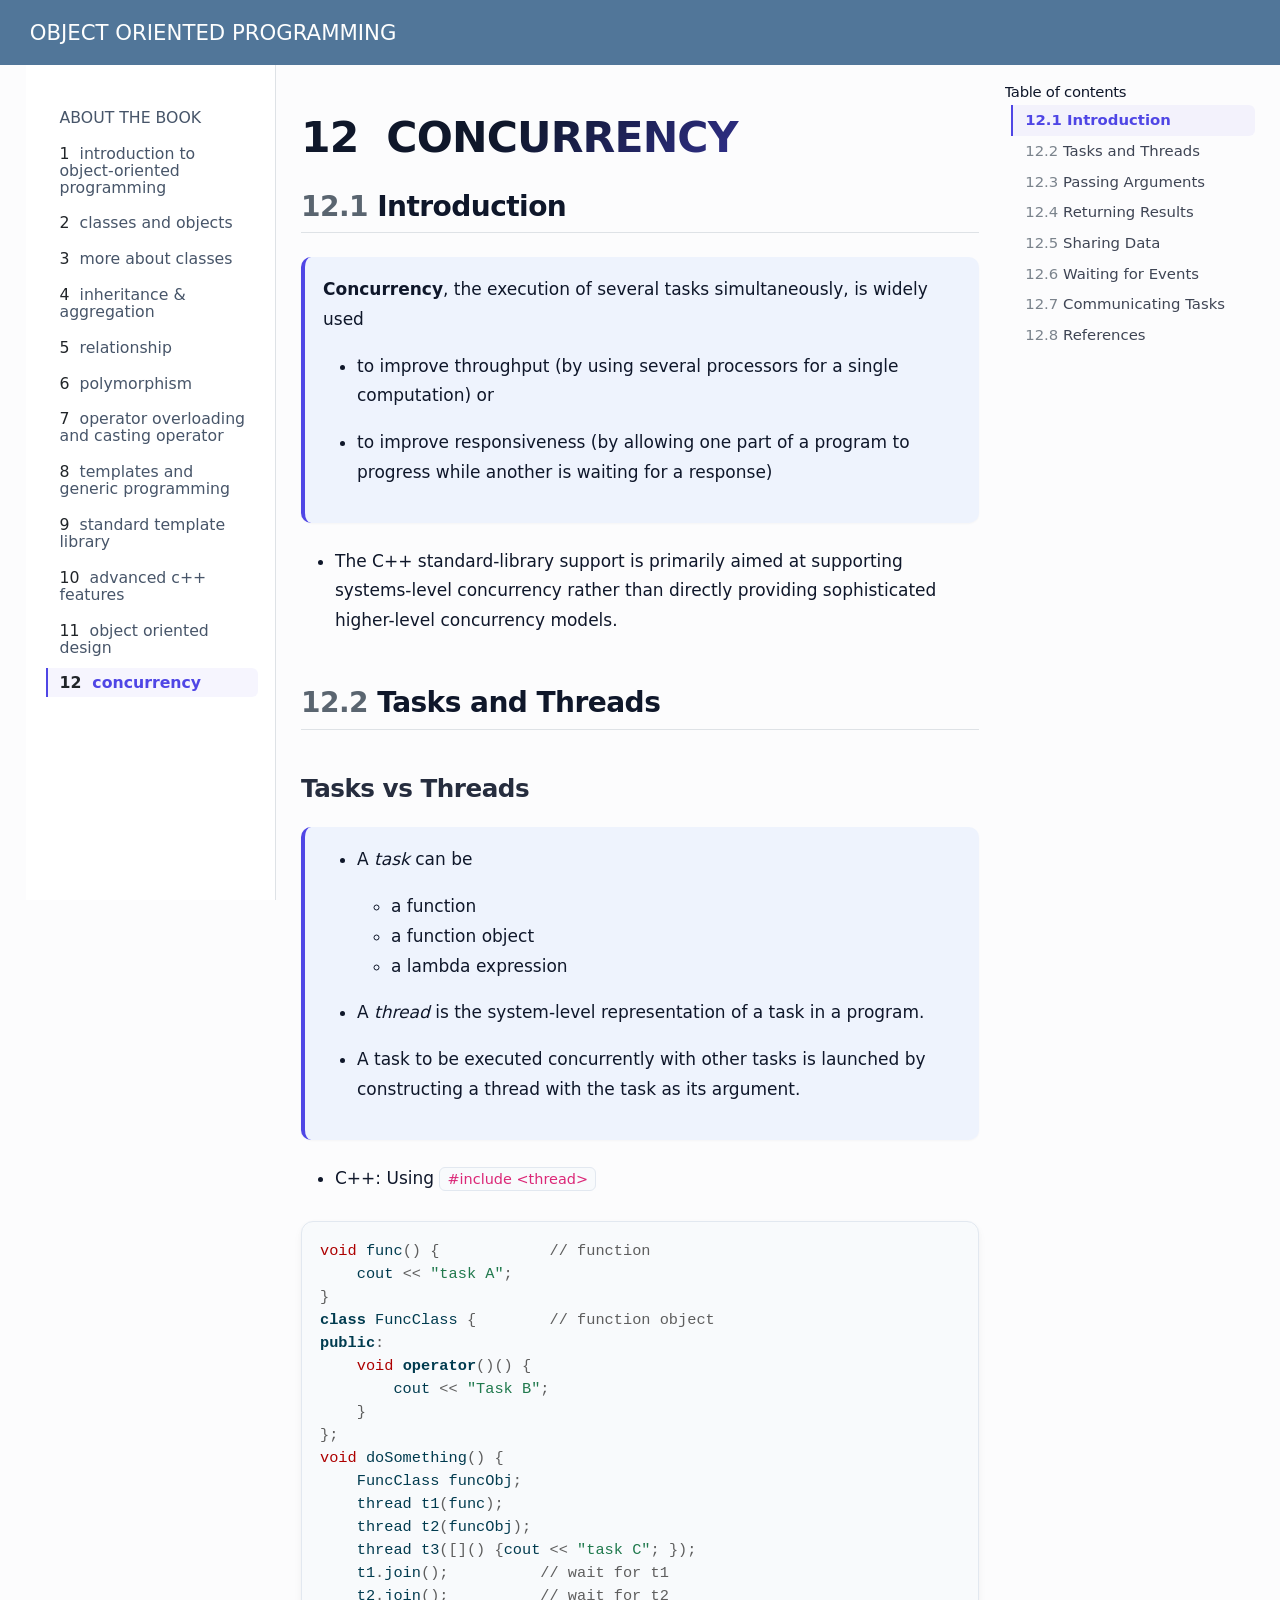
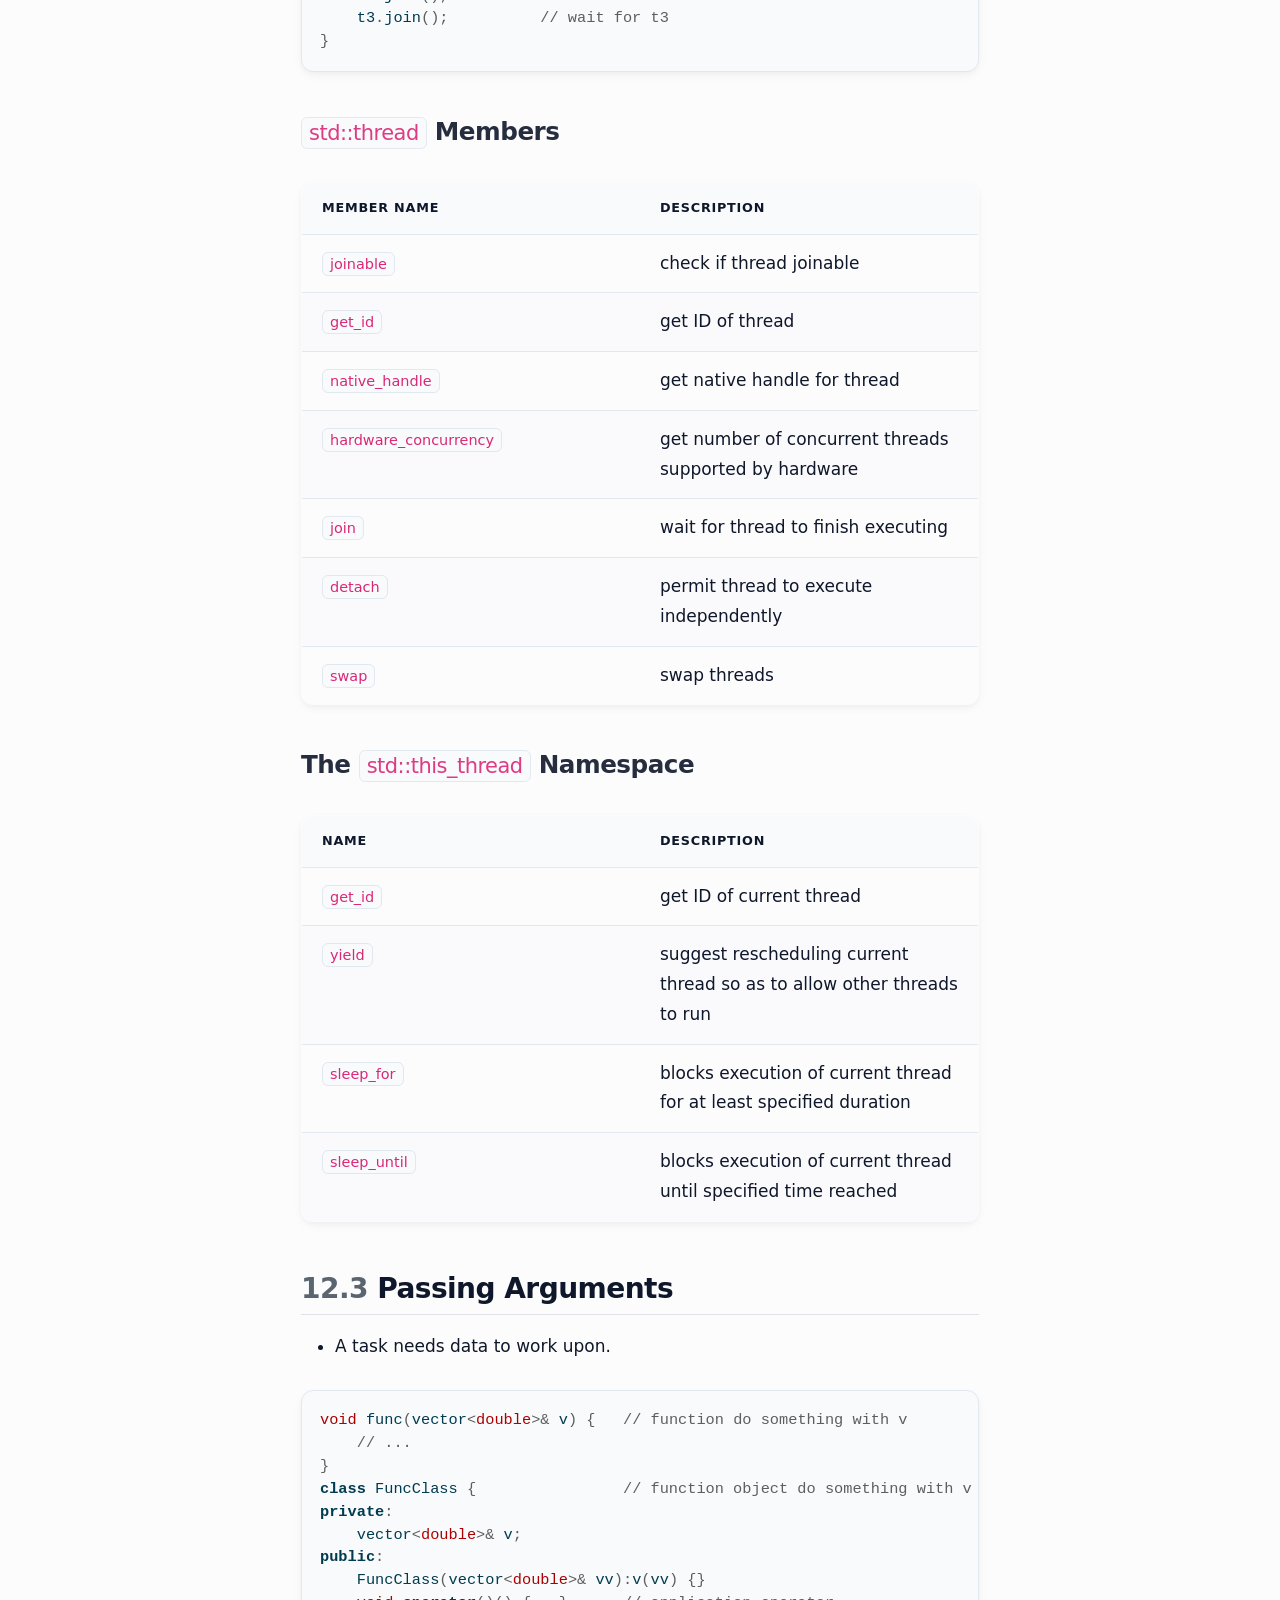
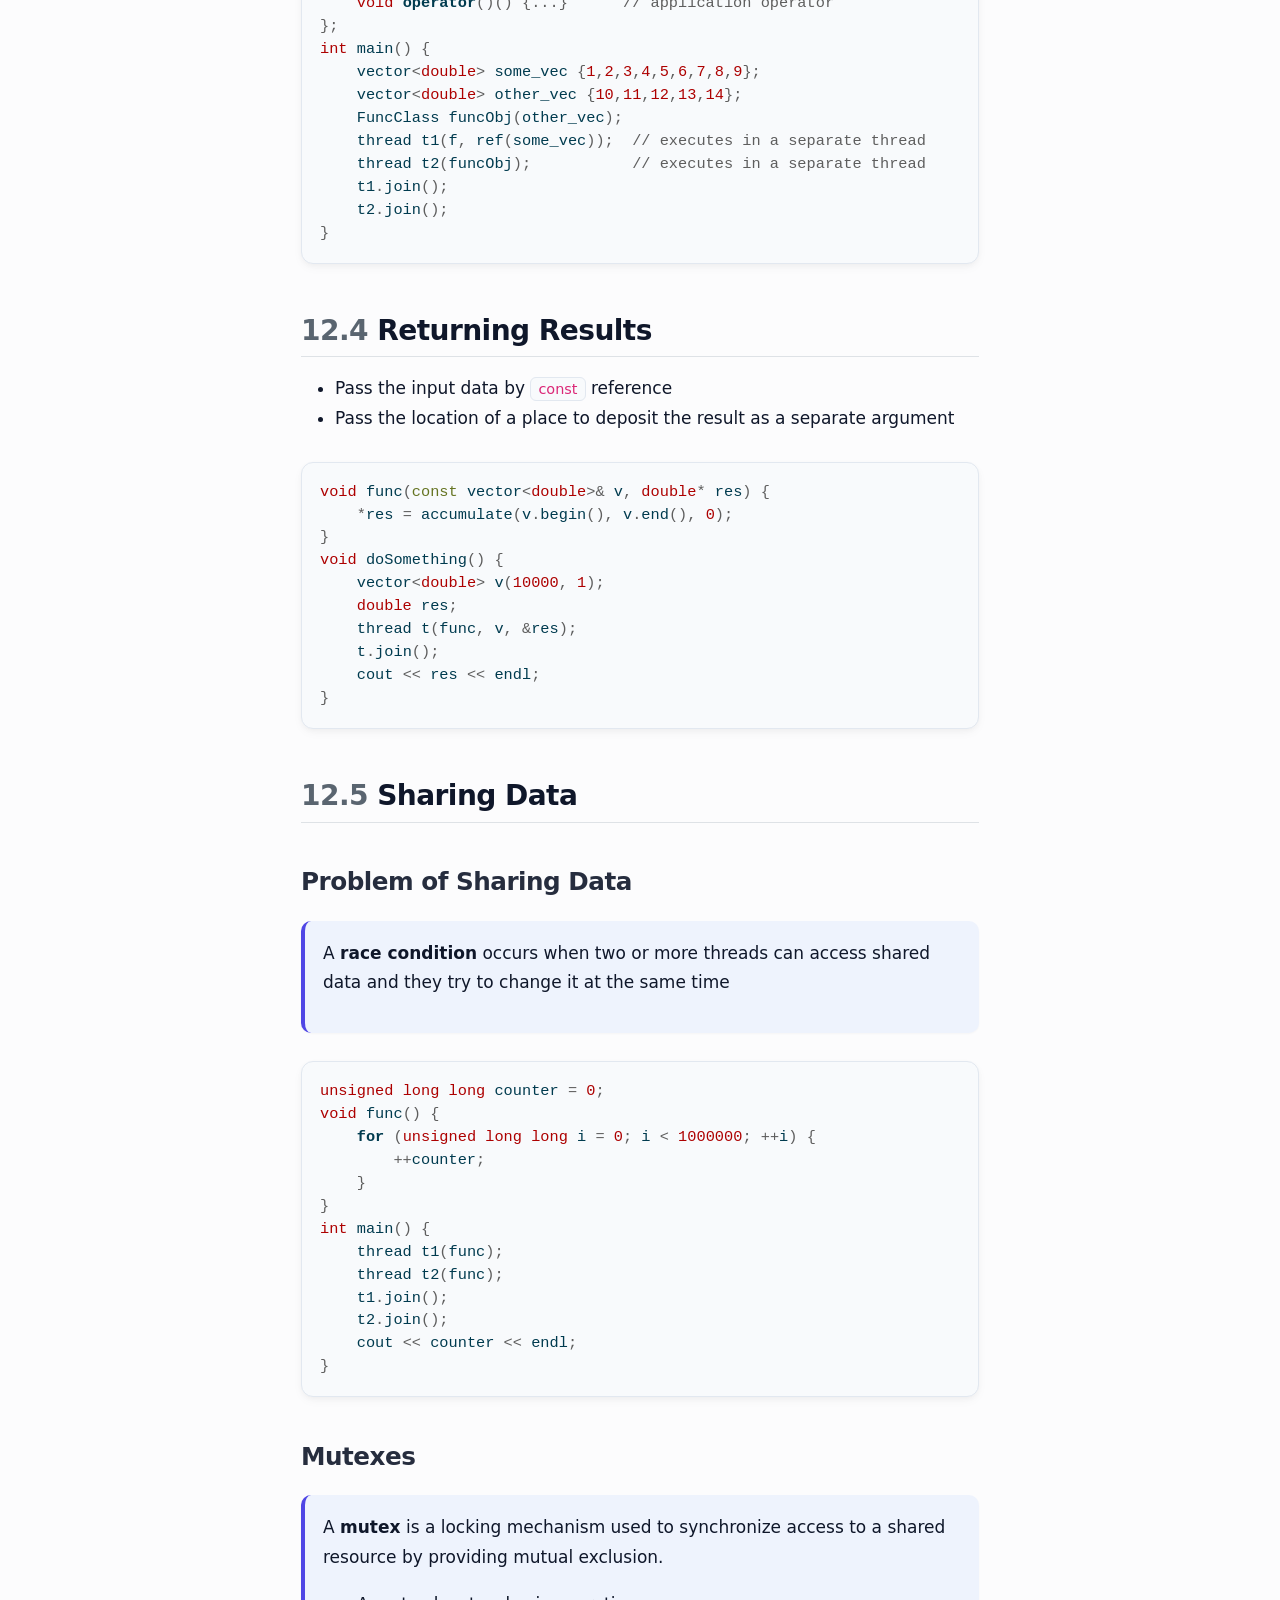
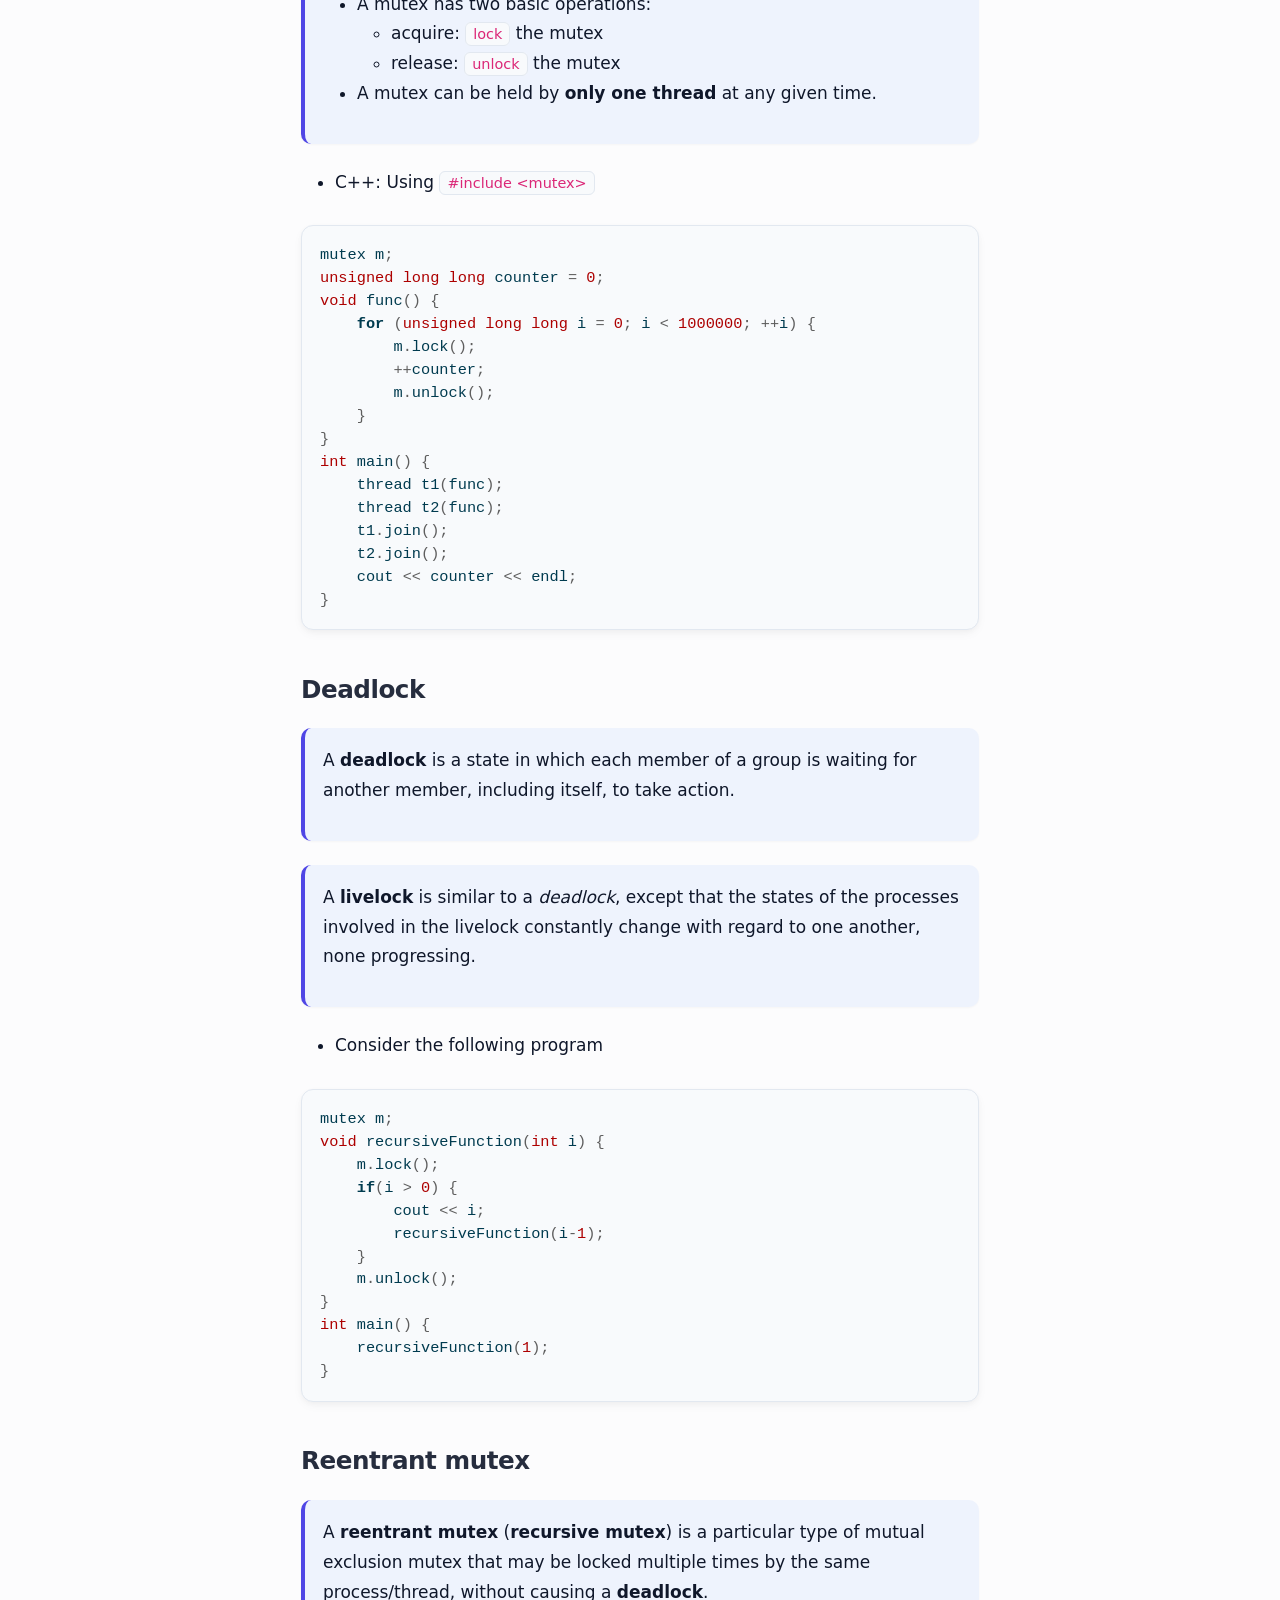
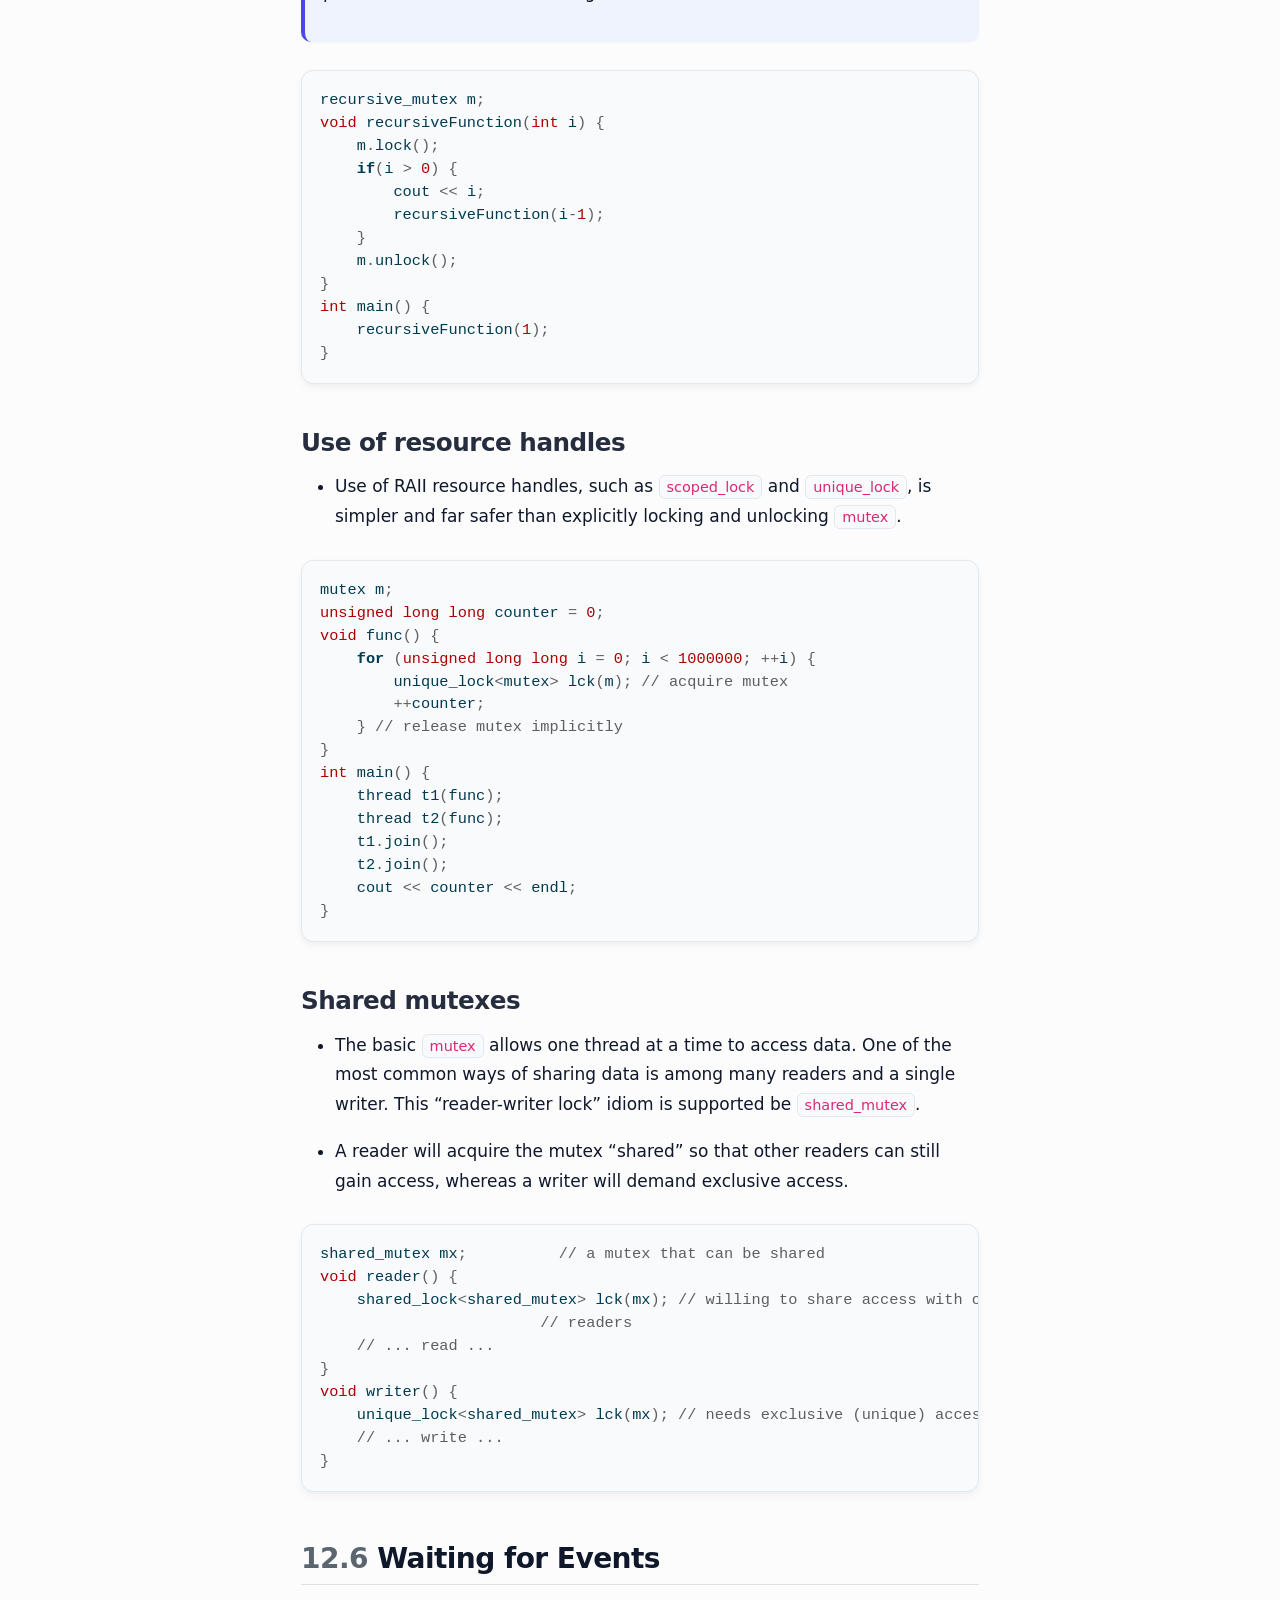
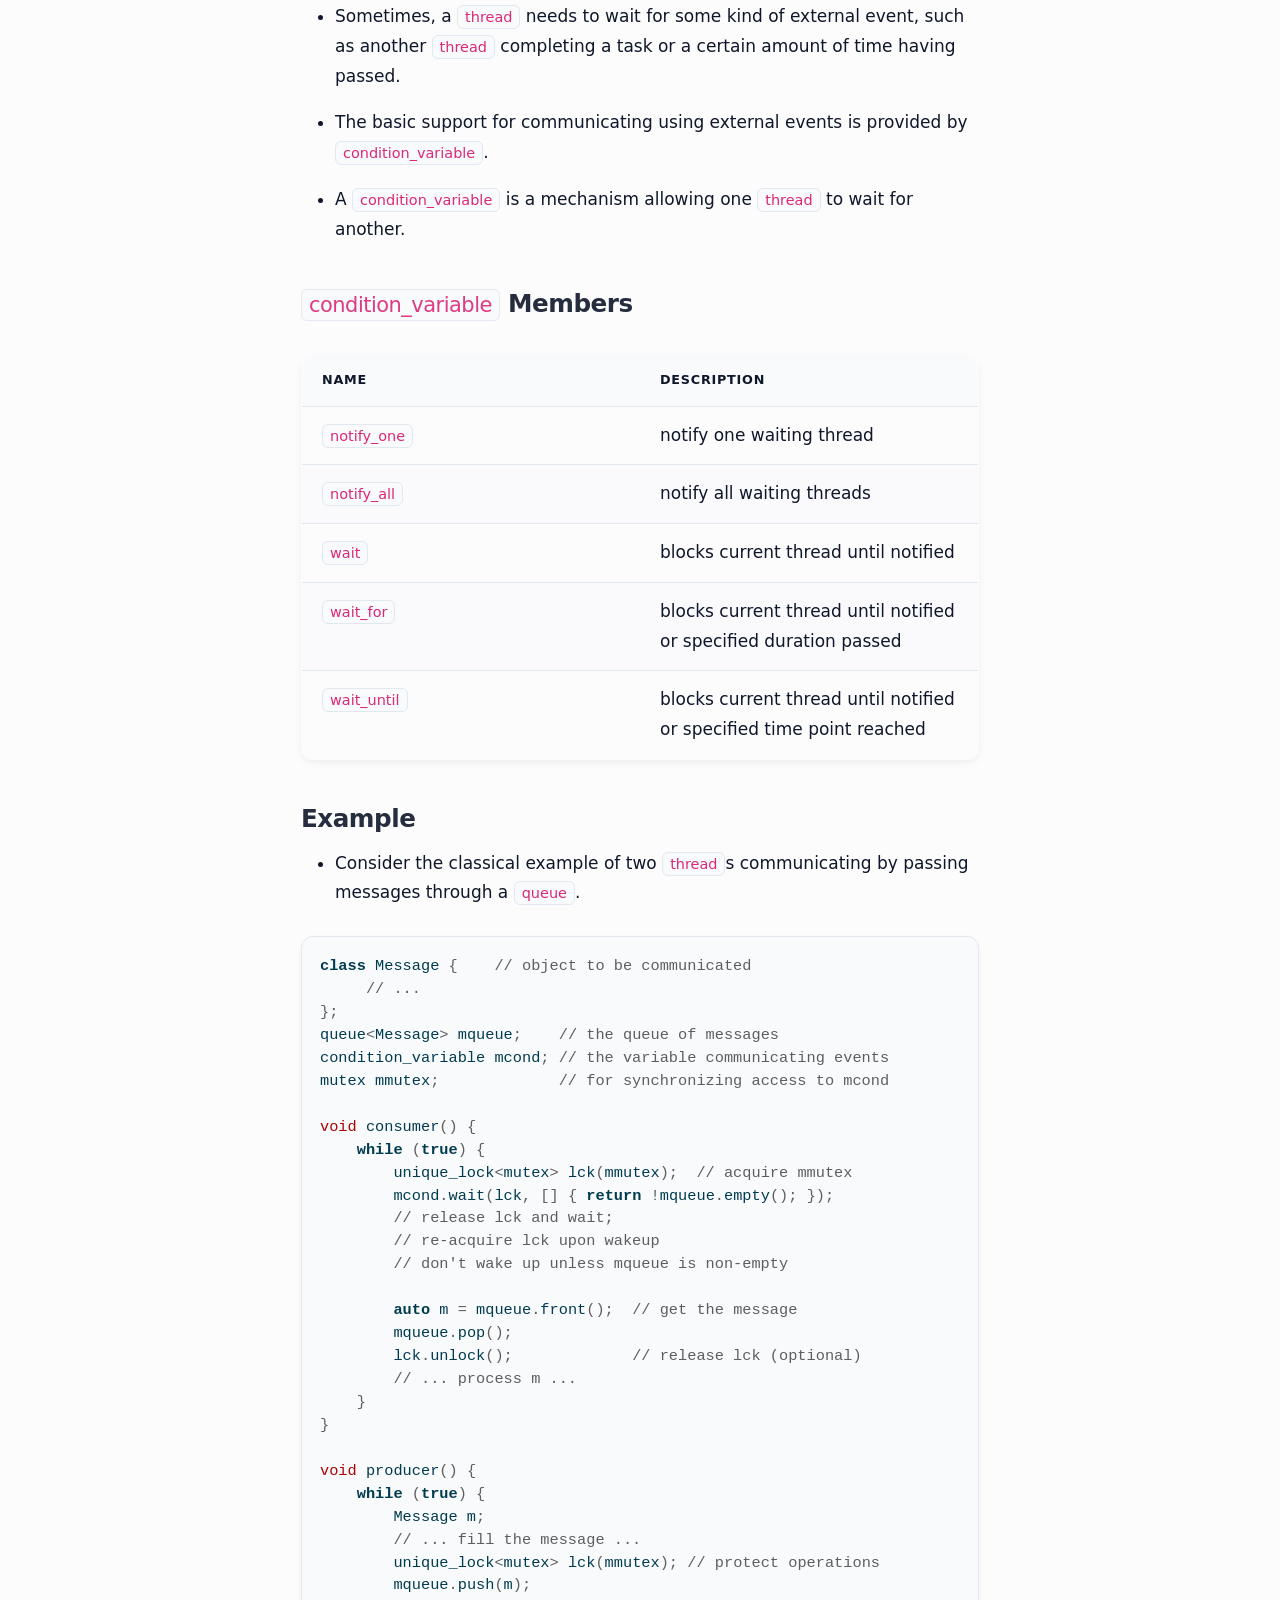
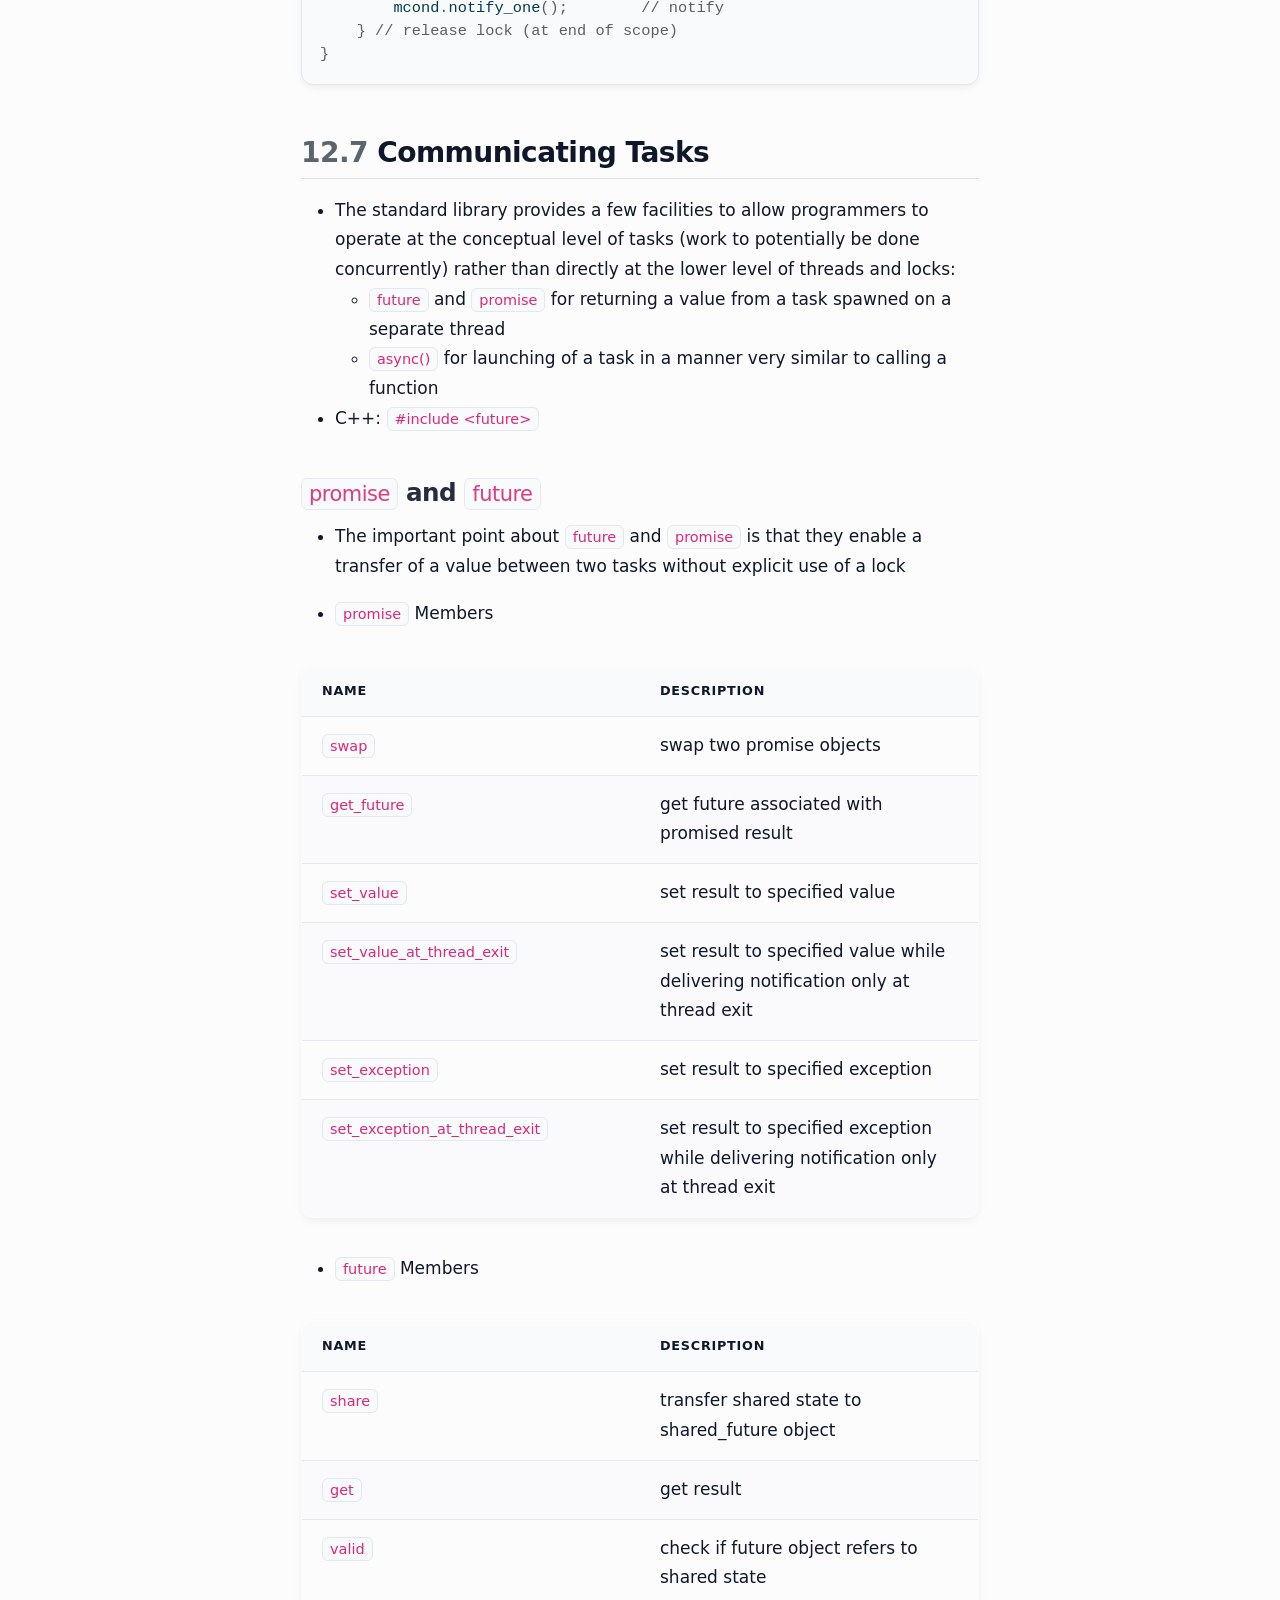
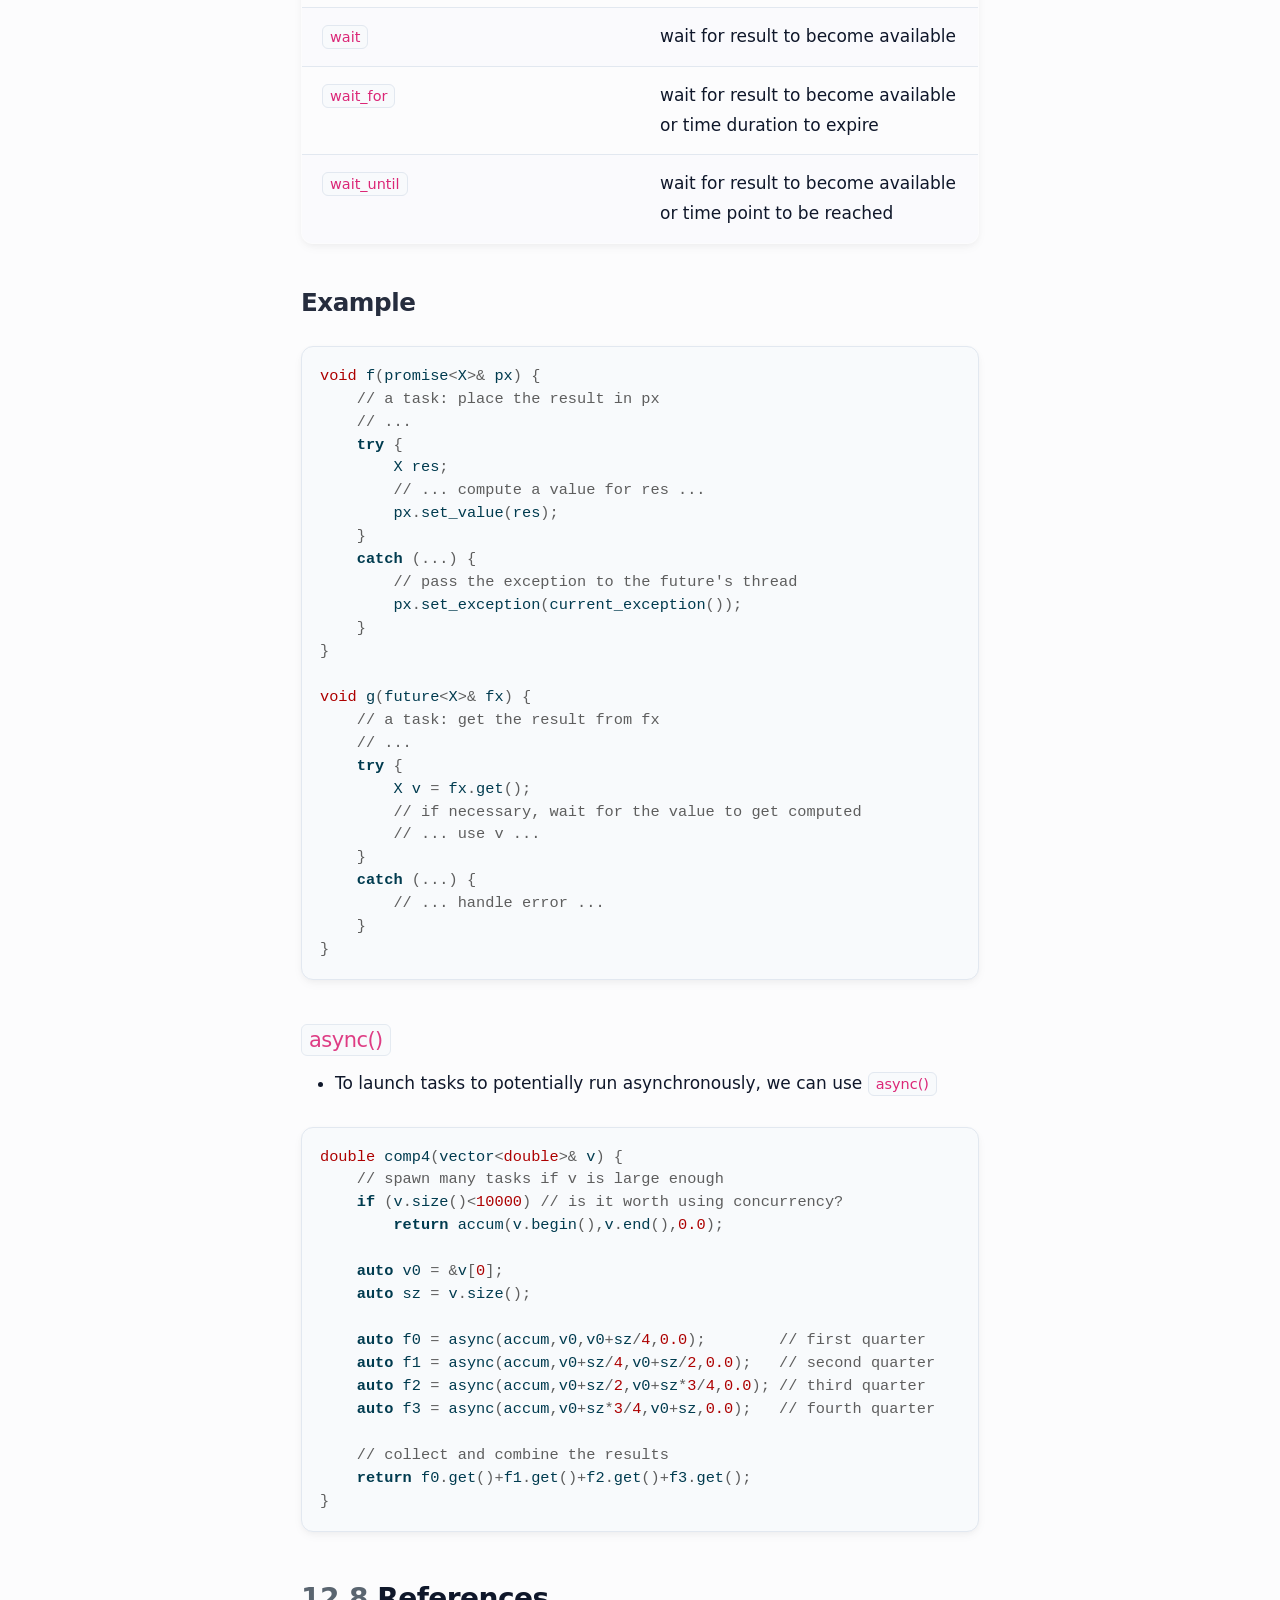
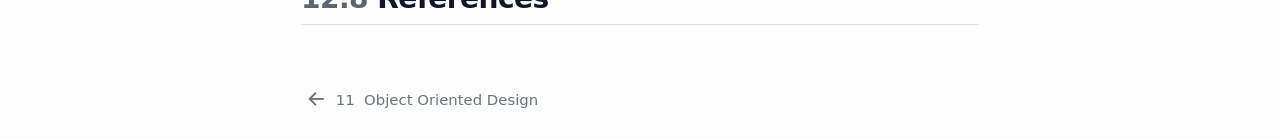
<file: lect10-concurrency.html>
<!DOCTYPE html>
<html xmlns="http://www.w3.org/1999/xhtml" lang="en" xml:lang="en"><head>

<meta charset="utf-8">
<meta name="generator" content="quarto-1.10.18">

<meta name="viewport" content="width=device-width, initial-scale=1.0, user-scalable=yes">


<title>12&nbsp; CONCURRENCY – OBJECT ORIENTED PROGRAMMING</title>
<style>
/* Default styles provided by pandoc.
** See https://pandoc.org/MANUAL.html#variables-for-html for config info.
*/
span.smallcaps{font-variant: small-caps;}
div.columns{display: flex; gap: 1.5em;}
div.column{flex: auto;}
@media screen {
div.columns{gap: min(4vw, 1.5em);}
div.column{overflow-x: auto;}
}
div.hanging-indent{margin-left: 1.5em; text-indent: -1.5em;}
ul.task-list{list-style: none;}
ul.task-list li input[type="checkbox"] {
  width: 0.8em;
  margin: 0 0.8em 0.2em -1em; /* quarto-specific, see https://github.com/quarto-dev/quarto-cli/issues/4556 */ 
  vertical-align: middle;
}
/* CSS for syntax highlighting */
html { -webkit-text-size-adjust: 100%; }
pre > code.sourceCode { white-space: pre; position: relative; }
pre > code.sourceCode > span { display: inline-block; line-height: 1.25; }
pre > code.sourceCode > span:empty { height: 1.2em; }
.sourceCode { overflow: visible; }
code.sourceCode > span { color: inherit; text-decoration: inherit; }
div.sourceCode { margin: 1em 0; }
pre.sourceCode { margin: 0; }
@media screen {
div.sourceCode { overflow: auto; }
}
@media print {
pre > code.sourceCode { white-space: pre-wrap; }
pre > code.sourceCode > span { text-indent: -5em; padding-left: 5em; }
}
pre.numberSource code
  { counter-reset: source-line 0; }
pre.numberSource code > span
  { position: relative; left: -4em; counter-increment: source-line; }
pre.numberSource code > span > a:first-child::before
  { content: counter(source-line);
    position: relative; left: -1em; text-align: right; vertical-align: baseline;
    border: none; display: inline-block;
    -webkit-touch-callout: none; -webkit-user-select: none;
    -khtml-user-select: none; -moz-user-select: none;
    -ms-user-select: none; user-select: none;
    padding: 0 4px; width: 4em;
  }
pre.numberSource { margin-left: 3em;  padding-left: 4px; }
div.sourceCode
  {   }
@media screen {
pre > code.sourceCode > span > a:first-child::before { text-decoration: underline; }
}
</style>


<script src="site_libs/quarto-nav/quarto-nav.js"></script>
<script src="site_libs/quarto-nav/headroom.min.js"></script>
<script src="site_libs/clipboard/clipboard.min.js"></script>
<script src="site_libs/quarto-search/autocomplete.umd.js"></script>
<script src="site_libs/quarto-search/fuse.min.js"></script>
<script src="site_libs/quarto-search/quarto-search.js"></script>
<meta name="quarto:offset" content="./">
<link href="./lect09-design.html" rel="prev">
<script src="site_libs/quarto-html/quarto.js" type="module"></script>
<script src="site_libs/quarto-html/tabsets/tabsets.js" type="module"></script>
<script src="site_libs/quarto-html/popper.min.js"></script>
<script src="site_libs/quarto-html/tippy.umd.min.js"></script>
<script src="site_libs/quarto-html/anchor.min.js"></script>
<link href="site_libs/quarto-html/tippy.css" rel="stylesheet">
<link href="site_libs/quarto-html/quarto-syntax-highlighting-64a204ab8560d761af7679ceaba22944.css" rel="stylesheet" id="quarto-text-highlighting-styles">
<script src="site_libs/bootstrap/bootstrap.min.js"></script>
<link href="site_libs/bootstrap/bootstrap-icons.css" rel="stylesheet">
<link href="site_libs/bootstrap/bootstrap-3e5f0145640a6fc0772bb9b0cfbf312e.min.css" rel="stylesheet" append-hash="true" id="quarto-bootstrap" data-mode="light">
<script id="quarto-search-options" type="application/json">{
  "location": "navbar",
  "copy-button": false,
  "collapse-after": 3,
  "panel-placement": "end",
  "type": "overlay",
  "limit": 50,
  "keyboard-shortcut": [
    "f",
    "/",
    "s"
  ],
  "show-item-context": false,
  "language": {
    "search-no-results-text": "No results",
    "search-matching-documents-text": "matching documents",
    "search-copy-link-title": "Copy link to search",
    "search-hide-matches-text": "Hide additional matches",
    "search-more-match-text": "more match in this document",
    "search-more-matches-text": "more matches in this document",
    "search-clear-button-title": "Clear",
    "search-text-placeholder": "",
    "search-detached-cancel-button-title": "Cancel",
    "search-submit-button-title": "Submit",
    "search-label": "Search"
  }
}</script>


<link rel="stylesheet" href="theme.css">
</head>

<body class="nav-sidebar floating nav-fixed quarto-light">

<div id="quarto-search-results"></div>
  <header id="quarto-header" class="headroom fixed-top">
    <nav class="navbar navbar-expand-lg " data-bs-theme="dark">
      <div class="navbar-container container-fluid">
      <div class="navbar-brand-container mx-auto">
    <a class="navbar-brand" href="./index.html">
    <span class="navbar-title">OBJECT ORIENTED PROGRAMMING</span>
    </a>
  </div>
        <div class="quarto-navbar-tools tools-end">
</div>
      </div> <!-- /container-fluid -->
    </nav>
  <nav class="quarto-secondary-nav">
    <div class="container-fluid d-flex">
      <button type="button" class="quarto-btn-toggle btn" data-bs-toggle="collapse" role="button" data-bs-target=".quarto-sidebar-collapse-item" aria-controls="quarto-sidebar" aria-expanded="false" aria-label="Toggle sidebar navigation" onclick="if (window.quartoToggleHeadroom) { window.quartoToggleHeadroom(); }">
        <i class="bi bi-layout-text-sidebar-reverse"></i>
      </button>
        <nav class="quarto-page-breadcrumbs" aria-label="breadcrumb"><ol class="breadcrumb"><li class="breadcrumb-item"><a href="./lect10-concurrency.html"><span class="chapter-number">12</span>&nbsp; <span class="chapter-title">CONCURRENCY</span></a></li></ol></nav>
        <a class="flex-grow-1" role="navigation" data-bs-toggle="collapse" data-bs-target=".quarto-sidebar-collapse-item" aria-controls="quarto-sidebar" aria-expanded="false" aria-label="Toggle sidebar navigation" onclick="if (window.quartoToggleHeadroom) { window.quartoToggleHeadroom(); }">      
        </a>
    </div>
  </nav>
</header>
<!-- content -->
<div id="quarto-content" class="quarto-container page-columns page-rows-contents page-layout-article page-navbar">
<!-- sidebar -->
  <nav id="quarto-sidebar" class="sidebar collapse collapse-horizontal quarto-sidebar-collapse-item sidebar-navigation floating overflow-auto">
    <div class="sidebar-menu-container"> 
    <ul class="list-unstyled mt-1">
        <li class="sidebar-item">
  <div class="sidebar-item-container"> 
  <a href="./index.html" class="sidebar-item-text sidebar-link">
 <span class="menu-text">About the book</span></a>
  </div>
</li>
        <li class="sidebar-item">
  <div class="sidebar-item-container"> 
  <a href="./lect01-introduction.html" class="sidebar-item-text sidebar-link">
 <span class="menu-text"><span class="chapter-number">1</span>&nbsp; <span class="chapter-title">INTRODUCTION TO OBJECT-ORIENTED PROGRAMMING</span></span></a>
  </div>
</li>
        <li class="sidebar-item">
  <div class="sidebar-item-container"> 
  <a href="./lect02-class.html" class="sidebar-item-text sidebar-link">
 <span class="menu-text"><span class="chapter-number">2</span>&nbsp; <span class="chapter-title">CLASSES AND OBJECTS</span></span></a>
  </div>
</li>
        <li class="sidebar-item">
  <div class="sidebar-item-container"> 
  <a href="./lect02-class-2.html" class="sidebar-item-text sidebar-link">
 <span class="menu-text"><span class="chapter-number">3</span>&nbsp; <span class="chapter-title">MORE ABOUT CLASSES</span></span></a>
  </div>
</li>
        <li class="sidebar-item">
  <div class="sidebar-item-container"> 
  <a href="./lect03-inheritance.html" class="sidebar-item-text sidebar-link">
 <span class="menu-text"><span class="chapter-number">4</span>&nbsp; <span class="chapter-title">INHERITANCE &amp; AGGREGATION</span></span></a>
  </div>
</li>
        <li class="sidebar-item">
  <div class="sidebar-item-container"> 
  <a href="./lect03-relationship.html" class="sidebar-item-text sidebar-link">
 <span class="menu-text"><span class="chapter-number">5</span>&nbsp; <span class="chapter-title">RELATIONSHIP</span></span></a>
  </div>
</li>
        <li class="sidebar-item">
  <div class="sidebar-item-container"> 
  <a href="./lect04-polymorphism.html" class="sidebar-item-text sidebar-link">
 <span class="menu-text"><span class="chapter-number">6</span>&nbsp; <span class="chapter-title">POLYMORPHISM</span></span></a>
  </div>
</li>
        <li class="sidebar-item">
  <div class="sidebar-item-container"> 
  <a href="./lect05-operator.html" class="sidebar-item-text sidebar-link">
 <span class="menu-text"><span class="chapter-number">7</span>&nbsp; <span class="chapter-title">OPERATOR OVERLOADING AND CASTING OPERATOR</span></span></a>
  </div>
</li>
        <li class="sidebar-item">
  <div class="sidebar-item-container"> 
  <a href="./lect06-template.html" class="sidebar-item-text sidebar-link">
 <span class="menu-text"><span class="chapter-number">8</span>&nbsp; <span class="chapter-title">TEMPLATES AND GENERIC PROGRAMMING</span></span></a>
  </div>
</li>
        <li class="sidebar-item">
  <div class="sidebar-item-container"> 
  <a href="./lect07-stl.html" class="sidebar-item-text sidebar-link">
 <span class="menu-text"><span class="chapter-number">9</span>&nbsp; <span class="chapter-title">STANDARD TEMPLATE LIBRARY</span></span></a>
  </div>
</li>
        <li class="sidebar-item">
  <div class="sidebar-item-container"> 
  <a href="./lect08-advanced.html" class="sidebar-item-text sidebar-link">
 <span class="menu-text"><span class="chapter-number">10</span>&nbsp; <span class="chapter-title">ADVANCED C++ FEATURES</span></span></a>
  </div>
</li>
        <li class="sidebar-item">
  <div class="sidebar-item-container"> 
  <a href="./lect09-design.html" class="sidebar-item-text sidebar-link">
 <span class="menu-text"><span class="chapter-number">11</span>&nbsp; <span class="chapter-title">Object Oriented Design</span></span></a>
  </div>
</li>
        <li class="sidebar-item">
  <div class="sidebar-item-container"> 
  <a href="./lect10-concurrency.html" class="sidebar-item-text sidebar-link active">
 <span class="menu-text"><span class="chapter-number">12</span>&nbsp; <span class="chapter-title">CONCURRENCY</span></span></a>
  </div>
</li>
    </ul>
    </div>
</nav>
<div id="quarto-sidebar-glass" class="quarto-sidebar-collapse-item" data-bs-toggle="collapse" data-bs-target=".quarto-sidebar-collapse-item"></div>
<!-- margin-sidebar -->
    <div id="quarto-margin-sidebar" class="sidebar margin-sidebar">
        <nav id="TOC" role="doc-toc" class="toc-active">
    <h2 id="toc-title">Table of contents</h2>
   
  <ul>
  <li><a href="#introduction" id="toc-introduction" class="nav-link active" data-scroll-target="#introduction"><span class="header-section-number">12.1</span> Introduction</a></li>
  <li><a href="#tasks-and-threads" id="toc-tasks-and-threads" class="nav-link" data-scroll-target="#tasks-and-threads"><span class="header-section-number">12.2</span> Tasks and Threads</a>
  <ul class="collapse">
  <li><a href="#tasks-vs-threads" id="toc-tasks-vs-threads" class="nav-link" data-scroll-target="#tasks-vs-threads">Tasks vs Threads</a></li>
  <li><a href="#stdthread-members" id="toc-stdthread-members" class="nav-link" data-scroll-target="#stdthread-members"><code>std::thread</code> Members</a></li>
  <li><a href="#the-stdthis_thread-namespace" id="toc-the-stdthis_thread-namespace" class="nav-link" data-scroll-target="#the-stdthis_thread-namespace">The <code>std::this_thread</code> Namespace</a></li>
  </ul></li>
  <li><a href="#passing-arguments" id="toc-passing-arguments" class="nav-link" data-scroll-target="#passing-arguments"><span class="header-section-number">12.3</span> Passing Arguments</a></li>
  <li><a href="#returning-results" id="toc-returning-results" class="nav-link" data-scroll-target="#returning-results"><span class="header-section-number">12.4</span> Returning Results</a></li>
  <li><a href="#sharing-data" id="toc-sharing-data" class="nav-link" data-scroll-target="#sharing-data"><span class="header-section-number">12.5</span> Sharing Data</a>
  <ul class="collapse">
  <li><a href="#problem-of-sharing-data" id="toc-problem-of-sharing-data" class="nav-link" data-scroll-target="#problem-of-sharing-data">Problem of Sharing Data</a></li>
  <li><a href="#mutexes" id="toc-mutexes" class="nav-link" data-scroll-target="#mutexes">Mutexes</a></li>
  <li><a href="#deadlock" id="toc-deadlock" class="nav-link" data-scroll-target="#deadlock">Deadlock</a></li>
  <li><a href="#reentrant-mutex" id="toc-reentrant-mutex" class="nav-link" data-scroll-target="#reentrant-mutex">Reentrant mutex</a></li>
  <li><a href="#use-of-resource-handles" id="toc-use-of-resource-handles" class="nav-link" data-scroll-target="#use-of-resource-handles">Use of resource handles</a></li>
  <li><a href="#shared-mutexes" id="toc-shared-mutexes" class="nav-link" data-scroll-target="#shared-mutexes">Shared mutexes</a></li>
  </ul></li>
  <li><a href="#waiting-for-events" id="toc-waiting-for-events" class="nav-link" data-scroll-target="#waiting-for-events"><span class="header-section-number">12.6</span> Waiting for Events</a>
  <ul class="collapse">
  <li><a href="#condition_variable-members" id="toc-condition_variable-members" class="nav-link" data-scroll-target="#condition_variable-members"><code>condition_variable</code> Members</a></li>
  <li><a href="#example" id="toc-example" class="nav-link" data-scroll-target="#example">Example</a></li>
  </ul></li>
  <li><a href="#communicating-tasks" id="toc-communicating-tasks" class="nav-link" data-scroll-target="#communicating-tasks"><span class="header-section-number">12.7</span> Communicating Tasks</a>
  <ul class="collapse">
  <li><a href="#promise-and-future" id="toc-promise-and-future" class="nav-link" data-scroll-target="#promise-and-future"><code>promise</code> and <code>future</code></a></li>
  <li><a href="#example-1" id="toc-example-1" class="nav-link" data-scroll-target="#example-1">Example</a></li>
  <li><a href="#async" id="toc-async" class="nav-link" data-scroll-target="#async"><code>async()</code></a></li>
  </ul></li>
  <li><a href="#references" id="toc-references" class="nav-link" data-scroll-target="#references"><span class="header-section-number">12.8</span> References</a></li>
  </ul>
</nav>
    </div>
<!-- main -->
<main class="content" id="quarto-document-content">

<header id="title-block-header" class="quarto-title-block default">
<div class="quarto-title">
<h1 class="title"><span class="chapter-number">12</span>&nbsp; <span class="chapter-title">CONCURRENCY</span></h1>
</div>



<div class="quarto-title-meta">

    
  
    
  </div>
  


</header>


<section id="introduction" class="level2" data-number="12.1">
<h2 data-number="12.1" class="anchored" data-anchor-id="introduction"><span class="header-section-number">12.1</span> Introduction</h2>
<div class="definition">
<p><strong>Concurrency</strong>, the execution of several tasks simultaneously, is widely used</p>
<ul>
<li><p>to improve throughput (by using several processors for a single computation) or</p></li>
<li><p>to improve responsiveness (by allowing one part of a program to progress while another is waiting for a response)</p></li>
</ul>
</div>
<ul>
<li>The C++ standard-library support is primarily aimed at supporting systems-level concurrency rather than directly providing sophisticated higher-level concurrency models.</li>
</ul>
</section>
<section id="tasks-and-threads" class="level2" data-number="12.2">
<h2 data-number="12.2" class="anchored" data-anchor-id="tasks-and-threads"><span class="header-section-number">12.2</span> Tasks and Threads</h2>
<section id="tasks-vs-threads" class="level3">
<h3 class="anchored" data-anchor-id="tasks-vs-threads">Tasks vs Threads</h3>
<div class="definition">
<ul>
<li><p>A <em>task</em> can be</p>
<ul>
<li>a function</li>
<li>a function object</li>
<li>a lambda expression</li>
</ul></li>
<li><p>A <em>thread</em> is the system-level representation of a task in a program.</p></li>
<li><p>A task to be executed concurrently with other tasks is launched by constructing a thread with the task as its argument.</p></li>
</ul>
</div>
<ul>
<li>C++: Using <code>#include &lt;thread&gt;</code></li>
</ul>
<div class="code-copy-outer-scaffold"><div class="sourceCode" id="cb1"><pre class="sourceCode cpp code-with-copy"><code class="sourceCode cpp"><span id="cb1-1"><a href="#cb1-1" aria-hidden="true" tabindex="-1"></a><span class="dt">void</span> func<span class="op">()</span> <span class="op">{</span>            <span class="co">// function</span></span>
<span id="cb1-2"><a href="#cb1-2" aria-hidden="true" tabindex="-1"></a>    cout <span class="op">&lt;&lt;</span> <span class="st">"task A"</span><span class="op">;</span></span>
<span id="cb1-3"><a href="#cb1-3" aria-hidden="true" tabindex="-1"></a><span class="op">}</span></span>
<span id="cb1-4"><a href="#cb1-4" aria-hidden="true" tabindex="-1"></a><span class="kw">class</span> FuncClass <span class="op">{</span>        <span class="co">// function object</span></span>
<span id="cb1-5"><a href="#cb1-5" aria-hidden="true" tabindex="-1"></a><span class="kw">public</span><span class="op">:</span></span>
<span id="cb1-6"><a href="#cb1-6" aria-hidden="true" tabindex="-1"></a>    <span class="dt">void</span> <span class="kw">operator</span><span class="op">()()</span> <span class="op">{</span>   </span>
<span id="cb1-7"><a href="#cb1-7" aria-hidden="true" tabindex="-1"></a>        cout <span class="op">&lt;&lt;</span> <span class="st">"Task B"</span><span class="op">;</span></span>
<span id="cb1-8"><a href="#cb1-8" aria-hidden="true" tabindex="-1"></a>    <span class="op">}</span></span>
<span id="cb1-9"><a href="#cb1-9" aria-hidden="true" tabindex="-1"></a><span class="op">};</span></span>
<span id="cb1-10"><a href="#cb1-10" aria-hidden="true" tabindex="-1"></a><span class="dt">void</span> doSomething<span class="op">()</span> <span class="op">{</span></span>
<span id="cb1-11"><a href="#cb1-11" aria-hidden="true" tabindex="-1"></a>    FuncClass funcObj<span class="op">;</span>     </span>
<span id="cb1-12"><a href="#cb1-12" aria-hidden="true" tabindex="-1"></a>    thread t1<span class="op">(</span>func<span class="op">);</span>    </span>
<span id="cb1-13"><a href="#cb1-13" aria-hidden="true" tabindex="-1"></a>    thread t2<span class="op">(</span>funcObj<span class="op">);</span> </span>
<span id="cb1-14"><a href="#cb1-14" aria-hidden="true" tabindex="-1"></a>    thread t3<span class="op">([]()</span> <span class="op">{</span>cout <span class="op">&lt;&lt;</span> <span class="st">"task C"</span><span class="op">;</span> <span class="op">});</span></span>
<span id="cb1-15"><a href="#cb1-15" aria-hidden="true" tabindex="-1"></a>    t1<span class="op">.</span>join<span class="op">();</span>          <span class="co">// wait for t1</span></span>
<span id="cb1-16"><a href="#cb1-16" aria-hidden="true" tabindex="-1"></a>    t2<span class="op">.</span>join<span class="op">();</span>          <span class="co">// wait for t2</span></span>
<span id="cb1-17"><a href="#cb1-17" aria-hidden="true" tabindex="-1"></a>    t3<span class="op">.</span>join<span class="op">();</span>          <span class="co">// wait for t3</span></span>
<span id="cb1-18"><a href="#cb1-18" aria-hidden="true" tabindex="-1"></a><span class="op">}</span></span></code></pre></div><button title="Copy to Clipboard" class="code-copy-button"><i class="bi"></i></button></div>
</section>
<section id="stdthread-members" class="level3">
<h3 class="anchored" data-anchor-id="stdthread-members"><code>std::thread</code> Members</h3>
<table class="caption-top table">
<colgroup>
<col style="width: 50%">
<col style="width: 50%">
</colgroup>
<thead>
<tr class="header">
<th style="text-align: left;">Member Name</th>
<th style="text-align: left;">Description</th>
</tr>
</thead>
<tbody>
<tr class="odd">
<td style="text-align: left;"><code>joinable</code></td>
<td style="text-align: left;">check if thread joinable</td>
</tr>
<tr class="even">
<td style="text-align: left;"><code>get_id</code></td>
<td style="text-align: left;">get ID of thread</td>
</tr>
<tr class="odd">
<td style="text-align: left;"><code>native_handle</code></td>
<td style="text-align: left;">get native handle for thread</td>
</tr>
<tr class="even">
<td style="text-align: left;"><code>hardware_concurrency</code></td>
<td style="text-align: left;">get number of concurrent threads supported by hardware</td>
</tr>
<tr class="odd">
<td style="text-align: left;"><code>join</code></td>
<td style="text-align: left;">wait for thread to finish executing</td>
</tr>
<tr class="even">
<td style="text-align: left;"><code>detach</code></td>
<td style="text-align: left;">permit thread to execute independently</td>
</tr>
<tr class="odd">
<td style="text-align: left;"><code>swap</code></td>
<td style="text-align: left;">swap threads</td>
</tr>
</tbody>
</table>
</section>
<section id="the-stdthis_thread-namespace" class="level3">
<h3 class="anchored" data-anchor-id="the-stdthis_thread-namespace">The <code>std::this_thread</code> Namespace</h3>
<table class="caption-top table">
<colgroup>
<col style="width: 50%">
<col style="width: 50%">
</colgroup>
<thead>
<tr class="header">
<th style="text-align: left;">Name</th>
<th style="text-align: left;">Description</th>
</tr>
</thead>
<tbody>
<tr class="odd">
<td style="text-align: left;"><code>get_id</code></td>
<td style="text-align: left;">get ID of current thread</td>
</tr>
<tr class="even">
<td style="text-align: left;"><code>yield</code></td>
<td style="text-align: left;">suggest rescheduling current thread so as to allow other threads to run</td>
</tr>
<tr class="odd">
<td style="text-align: left;"><code>sleep_for</code></td>
<td style="text-align: left;">blocks execution of current thread for at least specified duration</td>
</tr>
<tr class="even">
<td style="text-align: left;"><code>sleep_until</code></td>
<td style="text-align: left;">blocks execution of current thread until specified time reached</td>
</tr>
</tbody>
</table>
</section>
</section>
<section id="passing-arguments" class="level2" data-number="12.3">
<h2 data-number="12.3" class="anchored" data-anchor-id="passing-arguments"><span class="header-section-number">12.3</span> Passing Arguments</h2>
<ul>
<li>A task needs data to work upon.</li>
</ul>
<div class="code-copy-outer-scaffold"><div class="sourceCode" id="cb2"><pre class="sourceCode cpp code-with-copy"><code class="sourceCode cpp"><span id="cb2-1"><a href="#cb2-1" aria-hidden="true" tabindex="-1"></a><span class="dt">void</span> func<span class="op">(</span>vector<span class="op">&lt;</span><span class="dt">double</span><span class="op">&gt;&amp;</span> v<span class="op">)</span> <span class="op">{</span>   <span class="co">// function do something with v</span></span>
<span id="cb2-2"><a href="#cb2-2" aria-hidden="true" tabindex="-1"></a>    <span class="co">// ...</span></span>
<span id="cb2-3"><a href="#cb2-3" aria-hidden="true" tabindex="-1"></a><span class="op">}</span></span>
<span id="cb2-4"><a href="#cb2-4" aria-hidden="true" tabindex="-1"></a><span class="kw">class</span> FuncClass <span class="op">{</span>                <span class="co">// function object do something with v</span></span>
<span id="cb2-5"><a href="#cb2-5" aria-hidden="true" tabindex="-1"></a><span class="kw">private</span><span class="op">:</span></span>
<span id="cb2-6"><a href="#cb2-6" aria-hidden="true" tabindex="-1"></a>    vector<span class="op">&lt;</span><span class="dt">double</span><span class="op">&gt;&amp;</span> v<span class="op">;</span></span>
<span id="cb2-7"><a href="#cb2-7" aria-hidden="true" tabindex="-1"></a><span class="kw">public</span><span class="op">:</span></span>
<span id="cb2-8"><a href="#cb2-8" aria-hidden="true" tabindex="-1"></a>    FuncClass<span class="op">(</span>vector<span class="op">&lt;</span><span class="dt">double</span><span class="op">&gt;&amp;</span> vv<span class="op">):</span>v<span class="op">(</span>vv<span class="op">)</span> <span class="op">{}</span></span>
<span id="cb2-9"><a href="#cb2-9" aria-hidden="true" tabindex="-1"></a>    <span class="dt">void</span> <span class="kw">operator</span><span class="op">()()</span> <span class="op">{...}</span>      <span class="co">// application operator</span></span>
<span id="cb2-10"><a href="#cb2-10" aria-hidden="true" tabindex="-1"></a><span class="op">};</span></span>
<span id="cb2-11"><a href="#cb2-11" aria-hidden="true" tabindex="-1"></a><span class="dt">int</span> main<span class="op">()</span> <span class="op">{</span></span>
<span id="cb2-12"><a href="#cb2-12" aria-hidden="true" tabindex="-1"></a>    vector<span class="op">&lt;</span><span class="dt">double</span><span class="op">&gt;</span> some_vec <span class="op">{</span><span class="dv">1</span><span class="op">,</span><span class="dv">2</span><span class="op">,</span><span class="dv">3</span><span class="op">,</span><span class="dv">4</span><span class="op">,</span><span class="dv">5</span><span class="op">,</span><span class="dv">6</span><span class="op">,</span><span class="dv">7</span><span class="op">,</span><span class="dv">8</span><span class="op">,</span><span class="dv">9</span><span class="op">};</span></span>
<span id="cb2-13"><a href="#cb2-13" aria-hidden="true" tabindex="-1"></a>    vector<span class="op">&lt;</span><span class="dt">double</span><span class="op">&gt;</span> other_vec <span class="op">{</span><span class="dv">10</span><span class="op">,</span><span class="dv">11</span><span class="op">,</span><span class="dv">12</span><span class="op">,</span><span class="dv">13</span><span class="op">,</span><span class="dv">14</span><span class="op">};</span></span>
<span id="cb2-14"><a href="#cb2-14" aria-hidden="true" tabindex="-1"></a>    FuncClass funcObj<span class="op">(</span>other_vec<span class="op">);</span></span>
<span id="cb2-15"><a href="#cb2-15" aria-hidden="true" tabindex="-1"></a>    thread t1<span class="op">(</span>f<span class="op">,</span> ref<span class="op">(</span>some_vec<span class="op">));</span>  <span class="co">// executes in a separate thread</span></span>
<span id="cb2-16"><a href="#cb2-16" aria-hidden="true" tabindex="-1"></a>    thread t2<span class="op">(</span>funcObj<span class="op">);</span>           <span class="co">// executes in a separate thread</span></span>
<span id="cb2-17"><a href="#cb2-17" aria-hidden="true" tabindex="-1"></a>    t1<span class="op">.</span>join<span class="op">();</span></span>
<span id="cb2-18"><a href="#cb2-18" aria-hidden="true" tabindex="-1"></a>    t2<span class="op">.</span>join<span class="op">();</span></span>
<span id="cb2-19"><a href="#cb2-19" aria-hidden="true" tabindex="-1"></a><span class="op">}</span></span></code></pre></div><button title="Copy to Clipboard" class="code-copy-button"><i class="bi"></i></button></div>
</section>
<section id="returning-results" class="level2" data-number="12.4">
<h2 data-number="12.4" class="anchored" data-anchor-id="returning-results"><span class="header-section-number">12.4</span> Returning Results</h2>
<ul>
<li>Pass the input data by <code>const</code> reference</li>
<li>Pass the location of a place to deposit the result as a separate argument</li>
</ul>
<div class="code-copy-outer-scaffold"><div class="sourceCode" id="cb3"><pre class="sourceCode cpp code-with-copy"><code class="sourceCode cpp"><span id="cb3-1"><a href="#cb3-1" aria-hidden="true" tabindex="-1"></a><span class="dt">void</span> func<span class="op">(</span><span class="at">const</span> vector<span class="op">&lt;</span><span class="dt">double</span><span class="op">&gt;&amp;</span> v<span class="op">,</span> <span class="dt">double</span><span class="op">*</span> res<span class="op">)</span> <span class="op">{</span></span>
<span id="cb3-2"><a href="#cb3-2" aria-hidden="true" tabindex="-1"></a>    <span class="op">*</span>res <span class="op">=</span> accumulate<span class="op">(</span>v<span class="op">.</span>begin<span class="op">(),</span> v<span class="op">.</span>end<span class="op">(),</span> <span class="dv">0</span><span class="op">);</span></span>
<span id="cb3-3"><a href="#cb3-3" aria-hidden="true" tabindex="-1"></a><span class="op">}</span></span>
<span id="cb3-4"><a href="#cb3-4" aria-hidden="true" tabindex="-1"></a><span class="dt">void</span> doSomething<span class="op">()</span> <span class="op">{</span></span>
<span id="cb3-5"><a href="#cb3-5" aria-hidden="true" tabindex="-1"></a>    vector<span class="op">&lt;</span><span class="dt">double</span><span class="op">&gt;</span> v<span class="op">(</span><span class="dv">10000</span><span class="op">,</span> <span class="dv">1</span><span class="op">);</span></span>
<span id="cb3-6"><a href="#cb3-6" aria-hidden="true" tabindex="-1"></a>    <span class="dt">double</span> res<span class="op">;</span></span>
<span id="cb3-7"><a href="#cb3-7" aria-hidden="true" tabindex="-1"></a>    thread t<span class="op">(</span>func<span class="op">,</span> v<span class="op">,</span> <span class="op">&amp;</span>res<span class="op">);</span></span>
<span id="cb3-8"><a href="#cb3-8" aria-hidden="true" tabindex="-1"></a>    t<span class="op">.</span>join<span class="op">();</span></span>
<span id="cb3-9"><a href="#cb3-9" aria-hidden="true" tabindex="-1"></a>    cout <span class="op">&lt;&lt;</span> res <span class="op">&lt;&lt;</span> endl<span class="op">;</span></span>
<span id="cb3-10"><a href="#cb3-10" aria-hidden="true" tabindex="-1"></a><span class="op">}</span></span></code></pre></div><button title="Copy to Clipboard" class="code-copy-button"><i class="bi"></i></button></div>
</section>
<section id="sharing-data" class="level2" data-number="12.5">
<h2 data-number="12.5" class="anchored" data-anchor-id="sharing-data"><span class="header-section-number">12.5</span> Sharing Data</h2>
<section id="problem-of-sharing-data" class="level3">
<h3 class="anchored" data-anchor-id="problem-of-sharing-data">Problem of Sharing Data</h3>
<div class="definition">
<p>A <strong>race condition</strong> occurs when two or more threads can access shared data and they try to change it at the same time</p>
</div>
<div class="code-copy-outer-scaffold"><div class="sourceCode" id="cb4"><pre class="sourceCode cpp code-with-copy"><code class="sourceCode cpp"><span id="cb4-1"><a href="#cb4-1" aria-hidden="true" tabindex="-1"></a><span class="dt">unsigned</span> <span class="dt">long</span> <span class="dt">long</span> counter <span class="op">=</span> <span class="dv">0</span><span class="op">;</span></span>
<span id="cb4-2"><a href="#cb4-2" aria-hidden="true" tabindex="-1"></a><span class="dt">void</span> func<span class="op">()</span> <span class="op">{</span></span>
<span id="cb4-3"><a href="#cb4-3" aria-hidden="true" tabindex="-1"></a>    <span class="cf">for</span> <span class="op">(</span><span class="dt">unsigned</span> <span class="dt">long</span> <span class="dt">long</span> i <span class="op">=</span> <span class="dv">0</span><span class="op">;</span> i <span class="op">&lt;</span> <span class="dv">1000000</span><span class="op">;</span> <span class="op">++</span>i<span class="op">)</span> <span class="op">{</span></span>
<span id="cb4-4"><a href="#cb4-4" aria-hidden="true" tabindex="-1"></a>        <span class="op">++</span>counter<span class="op">;</span></span>
<span id="cb4-5"><a href="#cb4-5" aria-hidden="true" tabindex="-1"></a>    <span class="op">}</span></span>
<span id="cb4-6"><a href="#cb4-6" aria-hidden="true" tabindex="-1"></a><span class="op">}</span></span>
<span id="cb4-7"><a href="#cb4-7" aria-hidden="true" tabindex="-1"></a><span class="dt">int</span> main<span class="op">()</span> <span class="op">{</span></span>
<span id="cb4-8"><a href="#cb4-8" aria-hidden="true" tabindex="-1"></a>    thread t1<span class="op">(</span>func<span class="op">);</span></span>
<span id="cb4-9"><a href="#cb4-9" aria-hidden="true" tabindex="-1"></a>    thread t2<span class="op">(</span>func<span class="op">);</span></span>
<span id="cb4-10"><a href="#cb4-10" aria-hidden="true" tabindex="-1"></a>    t1<span class="op">.</span>join<span class="op">();</span></span>
<span id="cb4-11"><a href="#cb4-11" aria-hidden="true" tabindex="-1"></a>    t2<span class="op">.</span>join<span class="op">();</span></span>
<span id="cb4-12"><a href="#cb4-12" aria-hidden="true" tabindex="-1"></a>    cout <span class="op">&lt;&lt;</span> counter <span class="op">&lt;&lt;</span> endl<span class="op">;</span></span>
<span id="cb4-13"><a href="#cb4-13" aria-hidden="true" tabindex="-1"></a><span class="op">}</span></span></code></pre></div><button title="Copy to Clipboard" class="code-copy-button"><i class="bi"></i></button></div>
</section>
<section id="mutexes" class="level3">
<h3 class="anchored" data-anchor-id="mutexes">Mutexes</h3>
<div class="definition">
<p>A <strong>mutex</strong> is a locking mechanism used to synchronize access to a shared resource by providing mutual exclusion.</p>
<ul>
<li>A mutex has two basic operations:
<ul>
<li>acquire: <code>lock</code> the mutex</li>
<li>release: <code>unlock</code> the mutex</li>
</ul></li>
<li>A mutex can be held by <strong>only one thread</strong> at any given time.</li>
</ul>
</div>
<ul>
<li>C++: Using <code>#include &lt;mutex&gt;</code></li>
</ul>
<div class="code-copy-outer-scaffold"><div class="sourceCode" id="cb5"><pre class="sourceCode cpp code-with-copy"><code class="sourceCode cpp"><span id="cb5-1"><a href="#cb5-1" aria-hidden="true" tabindex="-1"></a>mutex m<span class="op">;</span></span>
<span id="cb5-2"><a href="#cb5-2" aria-hidden="true" tabindex="-1"></a><span class="dt">unsigned</span> <span class="dt">long</span> <span class="dt">long</span> counter <span class="op">=</span> <span class="dv">0</span><span class="op">;</span></span>
<span id="cb5-3"><a href="#cb5-3" aria-hidden="true" tabindex="-1"></a><span class="dt">void</span> func<span class="op">()</span> <span class="op">{</span></span>
<span id="cb5-4"><a href="#cb5-4" aria-hidden="true" tabindex="-1"></a>    <span class="cf">for</span> <span class="op">(</span><span class="dt">unsigned</span> <span class="dt">long</span> <span class="dt">long</span> i <span class="op">=</span> <span class="dv">0</span><span class="op">;</span> i <span class="op">&lt;</span> <span class="dv">1000000</span><span class="op">;</span> <span class="op">++</span>i<span class="op">)</span> <span class="op">{</span></span>
<span id="cb5-5"><a href="#cb5-5" aria-hidden="true" tabindex="-1"></a>        m<span class="op">.</span>lock<span class="op">();</span></span>
<span id="cb5-6"><a href="#cb5-6" aria-hidden="true" tabindex="-1"></a>        <span class="op">++</span>counter<span class="op">;</span></span>
<span id="cb5-7"><a href="#cb5-7" aria-hidden="true" tabindex="-1"></a>        m<span class="op">.</span>unlock<span class="op">();</span></span>
<span id="cb5-8"><a href="#cb5-8" aria-hidden="true" tabindex="-1"></a>    <span class="op">}</span></span>
<span id="cb5-9"><a href="#cb5-9" aria-hidden="true" tabindex="-1"></a><span class="op">}</span></span>
<span id="cb5-10"><a href="#cb5-10" aria-hidden="true" tabindex="-1"></a><span class="dt">int</span> main<span class="op">()</span> <span class="op">{</span></span>
<span id="cb5-11"><a href="#cb5-11" aria-hidden="true" tabindex="-1"></a>    thread t1<span class="op">(</span>func<span class="op">);</span></span>
<span id="cb5-12"><a href="#cb5-12" aria-hidden="true" tabindex="-1"></a>    thread t2<span class="op">(</span>func<span class="op">);</span></span>
<span id="cb5-13"><a href="#cb5-13" aria-hidden="true" tabindex="-1"></a>    t1<span class="op">.</span>join<span class="op">();</span></span>
<span id="cb5-14"><a href="#cb5-14" aria-hidden="true" tabindex="-1"></a>    t2<span class="op">.</span>join<span class="op">();</span></span>
<span id="cb5-15"><a href="#cb5-15" aria-hidden="true" tabindex="-1"></a>    cout <span class="op">&lt;&lt;</span> counter <span class="op">&lt;&lt;</span> endl<span class="op">;</span></span>
<span id="cb5-16"><a href="#cb5-16" aria-hidden="true" tabindex="-1"></a><span class="op">}</span></span></code></pre></div><button title="Copy to Clipboard" class="code-copy-button"><i class="bi"></i></button></div>
</section>
<section id="deadlock" class="level3">
<h3 class="anchored" data-anchor-id="deadlock">Deadlock</h3>
<div class="definition">
<p>A <strong>deadlock</strong> is a state in which each member of a group is waiting for another member, including itself, to take action.</p>
</div>
<div class="definition">
<p>A <strong>livelock</strong> is similar to a <em>deadlock</em>, except that the states of the processes involved in the livelock constantly change with regard to one another, none progressing.</p>
</div>
<ul>
<li>Consider the following program</li>
</ul>
<div class="code-copy-outer-scaffold"><div class="sourceCode" id="cb6"><pre class="sourceCode cpp code-with-copy"><code class="sourceCode cpp"><span id="cb6-1"><a href="#cb6-1" aria-hidden="true" tabindex="-1"></a>mutex m<span class="op">;</span></span>
<span id="cb6-2"><a href="#cb6-2" aria-hidden="true" tabindex="-1"></a><span class="dt">void</span> recursiveFunction<span class="op">(</span><span class="dt">int</span> i<span class="op">)</span> <span class="op">{</span></span>
<span id="cb6-3"><a href="#cb6-3" aria-hidden="true" tabindex="-1"></a>    m<span class="op">.</span>lock<span class="op">();</span></span>
<span id="cb6-4"><a href="#cb6-4" aria-hidden="true" tabindex="-1"></a>    <span class="cf">if</span><span class="op">(</span>i <span class="op">&gt;</span> <span class="dv">0</span><span class="op">)</span> <span class="op">{</span></span>
<span id="cb6-5"><a href="#cb6-5" aria-hidden="true" tabindex="-1"></a>        cout <span class="op">&lt;&lt;</span> i<span class="op">;</span></span>
<span id="cb6-6"><a href="#cb6-6" aria-hidden="true" tabindex="-1"></a>        recursiveFunction<span class="op">(</span>i<span class="op">-</span><span class="dv">1</span><span class="op">);</span></span>
<span id="cb6-7"><a href="#cb6-7" aria-hidden="true" tabindex="-1"></a>    <span class="op">}</span></span>
<span id="cb6-8"><a href="#cb6-8" aria-hidden="true" tabindex="-1"></a>    m<span class="op">.</span>unlock<span class="op">();</span></span>
<span id="cb6-9"><a href="#cb6-9" aria-hidden="true" tabindex="-1"></a><span class="op">}</span></span>
<span id="cb6-10"><a href="#cb6-10" aria-hidden="true" tabindex="-1"></a><span class="dt">int</span> main<span class="op">()</span> <span class="op">{</span></span>
<span id="cb6-11"><a href="#cb6-11" aria-hidden="true" tabindex="-1"></a>    recursiveFunction<span class="op">(</span><span class="dv">1</span><span class="op">);</span></span>
<span id="cb6-12"><a href="#cb6-12" aria-hidden="true" tabindex="-1"></a><span class="op">}</span></span></code></pre></div><button title="Copy to Clipboard" class="code-copy-button"><i class="bi"></i></button></div>
</section>
<section id="reentrant-mutex" class="level3">
<h3 class="anchored" data-anchor-id="reentrant-mutex">Reentrant mutex</h3>
<div class="definition">
<p>A <strong>reentrant mutex</strong> (<strong>recursive mutex</strong>) is a particular type of mutual exclusion mutex that may be locked multiple times by the same process/thread, without causing a <strong>deadlock</strong>.</p>
</div>
<div class="code-copy-outer-scaffold"><div class="sourceCode" id="cb7"><pre class="sourceCode cpp code-with-copy"><code class="sourceCode cpp"><span id="cb7-1"><a href="#cb7-1" aria-hidden="true" tabindex="-1"></a>recursive_mutex m<span class="op">;</span></span>
<span id="cb7-2"><a href="#cb7-2" aria-hidden="true" tabindex="-1"></a><span class="dt">void</span> recursiveFunction<span class="op">(</span><span class="dt">int</span> i<span class="op">)</span> <span class="op">{</span></span>
<span id="cb7-3"><a href="#cb7-3" aria-hidden="true" tabindex="-1"></a>    m<span class="op">.</span>lock<span class="op">();</span></span>
<span id="cb7-4"><a href="#cb7-4" aria-hidden="true" tabindex="-1"></a>    <span class="cf">if</span><span class="op">(</span>i <span class="op">&gt;</span> <span class="dv">0</span><span class="op">)</span> <span class="op">{</span></span>
<span id="cb7-5"><a href="#cb7-5" aria-hidden="true" tabindex="-1"></a>        cout <span class="op">&lt;&lt;</span> i<span class="op">;</span></span>
<span id="cb7-6"><a href="#cb7-6" aria-hidden="true" tabindex="-1"></a>        recursiveFunction<span class="op">(</span>i<span class="op">-</span><span class="dv">1</span><span class="op">);</span></span>
<span id="cb7-7"><a href="#cb7-7" aria-hidden="true" tabindex="-1"></a>    <span class="op">}</span></span>
<span id="cb7-8"><a href="#cb7-8" aria-hidden="true" tabindex="-1"></a>    m<span class="op">.</span>unlock<span class="op">();</span></span>
<span id="cb7-9"><a href="#cb7-9" aria-hidden="true" tabindex="-1"></a><span class="op">}</span></span>
<span id="cb7-10"><a href="#cb7-10" aria-hidden="true" tabindex="-1"></a><span class="dt">int</span> main<span class="op">()</span> <span class="op">{</span></span>
<span id="cb7-11"><a href="#cb7-11" aria-hidden="true" tabindex="-1"></a>    recursiveFunction<span class="op">(</span><span class="dv">1</span><span class="op">);</span></span>
<span id="cb7-12"><a href="#cb7-12" aria-hidden="true" tabindex="-1"></a><span class="op">}</span></span></code></pre></div><button title="Copy to Clipboard" class="code-copy-button"><i class="bi"></i></button></div>
</section>
<section id="use-of-resource-handles" class="level3">
<h3 class="anchored" data-anchor-id="use-of-resource-handles">Use of resource handles</h3>
<ul>
<li>Use of RAII resource handles, such as <code>scoped_lock</code> and <code>unique_lock</code>, is simpler and far safer than explicitly locking and unlocking <code>mutex</code>.</li>
</ul>
<div class="code-copy-outer-scaffold"><div class="sourceCode" id="cb8"><pre class="sourceCode cpp code-with-copy"><code class="sourceCode cpp"><span id="cb8-1"><a href="#cb8-1" aria-hidden="true" tabindex="-1"></a>mutex m<span class="op">;</span></span>
<span id="cb8-2"><a href="#cb8-2" aria-hidden="true" tabindex="-1"></a><span class="dt">unsigned</span> <span class="dt">long</span> <span class="dt">long</span> counter <span class="op">=</span> <span class="dv">0</span><span class="op">;</span></span>
<span id="cb8-3"><a href="#cb8-3" aria-hidden="true" tabindex="-1"></a><span class="dt">void</span> func<span class="op">()</span> <span class="op">{</span></span>
<span id="cb8-4"><a href="#cb8-4" aria-hidden="true" tabindex="-1"></a>    <span class="cf">for</span> <span class="op">(</span><span class="dt">unsigned</span> <span class="dt">long</span> <span class="dt">long</span> i <span class="op">=</span> <span class="dv">0</span><span class="op">;</span> i <span class="op">&lt;</span> <span class="dv">1000000</span><span class="op">;</span> <span class="op">++</span>i<span class="op">)</span> <span class="op">{</span></span>
<span id="cb8-5"><a href="#cb8-5" aria-hidden="true" tabindex="-1"></a>        unique_lock<span class="op">&lt;</span>mutex<span class="op">&gt;</span> lck<span class="op">(</span>m<span class="op">);</span> <span class="co">// acquire mutex</span></span>
<span id="cb8-6"><a href="#cb8-6" aria-hidden="true" tabindex="-1"></a>        <span class="op">++</span>counter<span class="op">;</span></span>
<span id="cb8-7"><a href="#cb8-7" aria-hidden="true" tabindex="-1"></a>    <span class="op">}</span> <span class="co">// release mutex implicitly</span></span>
<span id="cb8-8"><a href="#cb8-8" aria-hidden="true" tabindex="-1"></a><span class="op">}</span></span>
<span id="cb8-9"><a href="#cb8-9" aria-hidden="true" tabindex="-1"></a><span class="dt">int</span> main<span class="op">()</span> <span class="op">{</span></span>
<span id="cb8-10"><a href="#cb8-10" aria-hidden="true" tabindex="-1"></a>    thread t1<span class="op">(</span>func<span class="op">);</span></span>
<span id="cb8-11"><a href="#cb8-11" aria-hidden="true" tabindex="-1"></a>    thread t2<span class="op">(</span>func<span class="op">);</span></span>
<span id="cb8-12"><a href="#cb8-12" aria-hidden="true" tabindex="-1"></a>    t1<span class="op">.</span>join<span class="op">();</span></span>
<span id="cb8-13"><a href="#cb8-13" aria-hidden="true" tabindex="-1"></a>    t2<span class="op">.</span>join<span class="op">();</span></span>
<span id="cb8-14"><a href="#cb8-14" aria-hidden="true" tabindex="-1"></a>    cout <span class="op">&lt;&lt;</span> counter <span class="op">&lt;&lt;</span> endl<span class="op">;</span></span>
<span id="cb8-15"><a href="#cb8-15" aria-hidden="true" tabindex="-1"></a><span class="op">}</span></span></code></pre></div><button title="Copy to Clipboard" class="code-copy-button"><i class="bi"></i></button></div>
</section>
<section id="shared-mutexes" class="level3">
<h3 class="anchored" data-anchor-id="shared-mutexes">Shared mutexes</h3>
<ul>
<li><p>The basic <code>mutex</code> allows one thread at a time to access data. One of the most common ways of sharing data is among many readers and a single writer. This “reader-writer lock” idiom is supported be <code>shared_mutex</code>.</p></li>
<li><p>A reader will acquire the mutex “shared” so that other readers can still gain access, whereas a writer will demand exclusive access.</p></li>
</ul>
<div class="code-copy-outer-scaffold"><div class="sourceCode" id="cb9"><pre class="sourceCode cpp code-with-copy"><code class="sourceCode cpp"><span id="cb9-1"><a href="#cb9-1" aria-hidden="true" tabindex="-1"></a>shared_mutex mx<span class="op">;</span>          <span class="co">// a mutex that can be shared</span></span>
<span id="cb9-2"><a href="#cb9-2" aria-hidden="true" tabindex="-1"></a><span class="dt">void</span> reader<span class="op">()</span> <span class="op">{</span></span>
<span id="cb9-3"><a href="#cb9-3" aria-hidden="true" tabindex="-1"></a>    shared_lock<span class="op">&lt;</span>shared_mutex<span class="op">&gt;</span> lck<span class="op">(</span>mx<span class="op">);</span> <span class="co">// willing to share access with other </span></span>
<span id="cb9-4"><a href="#cb9-4" aria-hidden="true" tabindex="-1"></a>                        <span class="co">// readers</span></span>
<span id="cb9-5"><a href="#cb9-5" aria-hidden="true" tabindex="-1"></a>    <span class="co">// ... read ...</span></span>
<span id="cb9-6"><a href="#cb9-6" aria-hidden="true" tabindex="-1"></a><span class="op">}</span> </span>
<span id="cb9-7"><a href="#cb9-7" aria-hidden="true" tabindex="-1"></a><span class="dt">void</span> writer<span class="op">()</span> <span class="op">{</span></span>
<span id="cb9-8"><a href="#cb9-8" aria-hidden="true" tabindex="-1"></a>    unique_lock<span class="op">&lt;</span>shared_mutex<span class="op">&gt;</span> lck<span class="op">(</span>mx<span class="op">);</span> <span class="co">// needs exclusive (unique) access</span></span>
<span id="cb9-9"><a href="#cb9-9" aria-hidden="true" tabindex="-1"></a>    <span class="co">// ... write ...</span></span>
<span id="cb9-10"><a href="#cb9-10" aria-hidden="true" tabindex="-1"></a><span class="op">}</span></span></code></pre></div><button title="Copy to Clipboard" class="code-copy-button"><i class="bi"></i></button></div>
</section>
</section>
<section id="waiting-for-events" class="level2" data-number="12.6">
<h2 data-number="12.6" class="anchored" data-anchor-id="waiting-for-events"><span class="header-section-number">12.6</span> Waiting for Events</h2>
<ul>
<li><p>Sometimes, a <code>thread</code> needs to wait for some kind of external event, such as another <code>thread</code> completing a task or a certain amount of time having passed.</p></li>
<li><p>The basic support for communicating using external events is provided by <code>condition_variable</code>.</p></li>
<li><p>A <code>condition_variable</code> is a mechanism allowing one <code>thread</code> to wait for another.</p></li>
</ul>
<section id="condition_variable-members" class="level3">
<h3 class="anchored" data-anchor-id="condition_variable-members"><code>condition_variable</code> Members</h3>
<table class="caption-top table">
<colgroup>
<col style="width: 50%">
<col style="width: 50%">
</colgroup>
<thead>
<tr class="header">
<th style="text-align: left;">Name</th>
<th style="text-align: left;">Description</th>
</tr>
</thead>
<tbody>
<tr class="odd">
<td style="text-align: left;"><code>notify_one</code></td>
<td style="text-align: left;">notify one waiting thread</td>
</tr>
<tr class="even">
<td style="text-align: left;"><code>notify_all</code></td>
<td style="text-align: left;">notify all waiting threads</td>
</tr>
<tr class="odd">
<td style="text-align: left;"><code>wait</code></td>
<td style="text-align: left;">blocks current thread until notified</td>
</tr>
<tr class="even">
<td style="text-align: left;"><code>wait_for</code></td>
<td style="text-align: left;">blocks current thread until notified or specified duration passed</td>
</tr>
<tr class="odd">
<td style="text-align: left;"><code>wait_until</code></td>
<td style="text-align: left;">blocks current thread until notified or specified time point reached</td>
</tr>
</tbody>
</table>
</section>
<section id="example" class="level3">
<h3 class="anchored" data-anchor-id="example">Example</h3>
<ul>
<li>Consider the classical example of two <code>thread</code>s communicating by passing messages through a <code>queue</code>.</li>
</ul>
<div class="code-copy-outer-scaffold"><div class="sourceCode" id="cb10"><pre class="sourceCode cpp code-with-copy"><code class="sourceCode cpp"><span id="cb10-1"><a href="#cb10-1" aria-hidden="true" tabindex="-1"></a><span class="kw">class</span> Message <span class="op">{</span>    <span class="co">// object to be communicated</span></span>
<span id="cb10-2"><a href="#cb10-2" aria-hidden="true" tabindex="-1"></a>     <span class="co">// ...</span></span>
<span id="cb10-3"><a href="#cb10-3" aria-hidden="true" tabindex="-1"></a><span class="op">};</span></span>
<span id="cb10-4"><a href="#cb10-4" aria-hidden="true" tabindex="-1"></a>queue<span class="op">&lt;</span>Message<span class="op">&gt;</span> mqueue<span class="op">;</span>    <span class="co">// the queue of messages</span></span>
<span id="cb10-5"><a href="#cb10-5" aria-hidden="true" tabindex="-1"></a>condition_variable mcond<span class="op">;</span> <span class="co">// the variable communicating events</span></span>
<span id="cb10-6"><a href="#cb10-6" aria-hidden="true" tabindex="-1"></a>mutex mmutex<span class="op">;</span>             <span class="co">// for synchronizing access to mcond</span></span>
<span id="cb10-7"><a href="#cb10-7" aria-hidden="true" tabindex="-1"></a></span>
<span id="cb10-8"><a href="#cb10-8" aria-hidden="true" tabindex="-1"></a><span class="dt">void</span> consumer<span class="op">()</span> <span class="op">{</span></span>
<span id="cb10-9"><a href="#cb10-9" aria-hidden="true" tabindex="-1"></a>    <span class="cf">while</span> <span class="op">(</span><span class="kw">true</span><span class="op">)</span> <span class="op">{</span></span>
<span id="cb10-10"><a href="#cb10-10" aria-hidden="true" tabindex="-1"></a>        unique_lock<span class="op">&lt;</span>mutex<span class="op">&gt;</span> lck<span class="op">(</span>mmutex<span class="op">);</span>  <span class="co">// acquire mmutex</span></span>
<span id="cb10-11"><a href="#cb10-11" aria-hidden="true" tabindex="-1"></a>        mcond<span class="op">.</span>wait<span class="op">(</span>lck<span class="op">,</span> <span class="op">[]</span> <span class="op">{</span> <span class="cf">return</span> <span class="op">!</span>mqueue<span class="op">.</span>empty<span class="op">();</span> <span class="op">});</span>    </span>
<span id="cb10-12"><a href="#cb10-12" aria-hidden="true" tabindex="-1"></a>        <span class="co">// release lck and wait;                                                           </span></span>
<span id="cb10-13"><a href="#cb10-13" aria-hidden="true" tabindex="-1"></a>        <span class="co">// re-acquire lck upon wakeup</span></span>
<span id="cb10-14"><a href="#cb10-14" aria-hidden="true" tabindex="-1"></a>        <span class="co">// don't wake up unless mqueue is non-empty</span></span>
<span id="cb10-15"><a href="#cb10-15" aria-hidden="true" tabindex="-1"></a></span>
<span id="cb10-16"><a href="#cb10-16" aria-hidden="true" tabindex="-1"></a>        <span class="kw">auto</span> m <span class="op">=</span> mqueue<span class="op">.</span>front<span class="op">();</span>  <span class="co">// get the message</span></span>
<span id="cb10-17"><a href="#cb10-17" aria-hidden="true" tabindex="-1"></a>        mqueue<span class="op">.</span>pop<span class="op">();</span></span>
<span id="cb10-18"><a href="#cb10-18" aria-hidden="true" tabindex="-1"></a>        lck<span class="op">.</span>unlock<span class="op">();</span>             <span class="co">// release lck (optional)</span></span>
<span id="cb10-19"><a href="#cb10-19" aria-hidden="true" tabindex="-1"></a>        <span class="co">// ... process m ...</span></span>
<span id="cb10-20"><a href="#cb10-20" aria-hidden="true" tabindex="-1"></a>    <span class="op">}</span></span>
<span id="cb10-21"><a href="#cb10-21" aria-hidden="true" tabindex="-1"></a><span class="op">}</span></span>
<span id="cb10-22"><a href="#cb10-22" aria-hidden="true" tabindex="-1"></a></span>
<span id="cb10-23"><a href="#cb10-23" aria-hidden="true" tabindex="-1"></a><span class="dt">void</span> producer<span class="op">()</span> <span class="op">{</span></span>
<span id="cb10-24"><a href="#cb10-24" aria-hidden="true" tabindex="-1"></a>    <span class="cf">while</span> <span class="op">(</span><span class="kw">true</span><span class="op">)</span> <span class="op">{</span></span>
<span id="cb10-25"><a href="#cb10-25" aria-hidden="true" tabindex="-1"></a>        Message m<span class="op">;</span></span>
<span id="cb10-26"><a href="#cb10-26" aria-hidden="true" tabindex="-1"></a>        <span class="co">// ... fill the message ...</span></span>
<span id="cb10-27"><a href="#cb10-27" aria-hidden="true" tabindex="-1"></a>        unique_lock<span class="op">&lt;</span>mutex<span class="op">&gt;</span> lck<span class="op">(</span>mmutex<span class="op">);</span> <span class="co">// protect operations</span></span>
<span id="cb10-28"><a href="#cb10-28" aria-hidden="true" tabindex="-1"></a>        mqueue<span class="op">.</span>push<span class="op">(</span>m<span class="op">);</span></span>
<span id="cb10-29"><a href="#cb10-29" aria-hidden="true" tabindex="-1"></a>        mcond<span class="op">.</span>notify_one<span class="op">();</span>        <span class="co">// notify</span></span>
<span id="cb10-30"><a href="#cb10-30" aria-hidden="true" tabindex="-1"></a>    <span class="op">}</span> <span class="co">// release lock (at end of scope)</span></span>
<span id="cb10-31"><a href="#cb10-31" aria-hidden="true" tabindex="-1"></a><span class="op">}</span></span></code></pre></div><button title="Copy to Clipboard" class="code-copy-button"><i class="bi"></i></button></div>
</section>
</section>
<section id="communicating-tasks" class="level2" data-number="12.7">
<h2 data-number="12.7" class="anchored" data-anchor-id="communicating-tasks"><span class="header-section-number">12.7</span> Communicating Tasks</h2>
<ul>
<li>The standard library provides a few facilities to allow programmers to operate at the conceptual level of tasks (work to potentially be done concurrently) rather than directly at the lower level of threads and locks:
<ul>
<li><code>future</code> and <code>promise</code> for returning a value from a task spawned on a separate thread</li>
<li><code>async()</code> for launching of a task in a manner very similar to calling a function</li>
</ul></li>
<li>C++: <code>#include &lt;future&gt;</code></li>
</ul>
<section id="promise-and-future" class="level3">
<h3 class="anchored" data-anchor-id="promise-and-future"><code>promise</code> and <code>future</code></h3>
<ul>
<li><p>The important point about <code>future</code> and <code>promise</code> is that they enable a transfer of a value between two tasks without explicit use of a lock</p></li>
<li><p><code>promise</code> Members</p></li>
</ul>
<table class="caption-top table">
<colgroup>
<col style="width: 50%">
<col style="width: 50%">
</colgroup>
<thead>
<tr class="header">
<th style="text-align: left;">Name</th>
<th style="text-align: left;">Description</th>
</tr>
</thead>
<tbody>
<tr class="odd">
<td style="text-align: left;"><code>swap</code></td>
<td style="text-align: left;">swap two promise objects</td>
</tr>
<tr class="even">
<td style="text-align: left;"><code>get_future</code></td>
<td style="text-align: left;">get future associated with promised result</td>
</tr>
<tr class="odd">
<td style="text-align: left;"><code>set_value</code></td>
<td style="text-align: left;">set result to specified value</td>
</tr>
<tr class="even">
<td style="text-align: left;"><code>set_value_at_thread_exit</code></td>
<td style="text-align: left;">set result to specified value while delivering notification only at thread exit</td>
</tr>
<tr class="odd">
<td style="text-align: left;"><code>set_exception</code></td>
<td style="text-align: left;">set result to specified exception</td>
</tr>
<tr class="even">
<td style="text-align: left;"><code>set_exception_at_thread_exit</code></td>
<td style="text-align: left;">set result to specified exception while delivering notification only at thread exit</td>
</tr>
</tbody>
</table>
<ul>
<li><code>future</code> Members</li>
</ul>
<table class="caption-top table">
<colgroup>
<col style="width: 50%">
<col style="width: 50%">
</colgroup>
<thead>
<tr class="header">
<th style="text-align: left;">Name</th>
<th style="text-align: left;">Description</th>
</tr>
</thead>
<tbody>
<tr class="odd">
<td style="text-align: left;"><code>share</code></td>
<td style="text-align: left;">transfer shared state to shared_future object</td>
</tr>
<tr class="even">
<td style="text-align: left;"><code>get</code></td>
<td style="text-align: left;">get result</td>
</tr>
<tr class="odd">
<td style="text-align: left;"><code>valid</code></td>
<td style="text-align: left;">check if future object refers to shared state</td>
</tr>
<tr class="even">
<td style="text-align: left;"><code>wait</code></td>
<td style="text-align: left;">wait for result to become available</td>
</tr>
<tr class="odd">
<td style="text-align: left;"><code>wait_for</code></td>
<td style="text-align: left;">wait for result to become available or time duration to expire</td>
</tr>
<tr class="even">
<td style="text-align: left;"><code>wait_until</code></td>
<td style="text-align: left;">wait for result to become available or time point to be reached</td>
</tr>
</tbody>
</table>
</section>
<section id="example-1" class="level3">
<h3 class="anchored" data-anchor-id="example-1">Example</h3>
<div class="code-copy-outer-scaffold"><div class="sourceCode" id="cb11"><pre class="sourceCode cpp code-with-copy"><code class="sourceCode cpp"><span id="cb11-1"><a href="#cb11-1" aria-hidden="true" tabindex="-1"></a><span class="dt">void</span> f<span class="op">(</span>promise<span class="op">&lt;</span>X<span class="op">&gt;&amp;</span> px<span class="op">)</span> <span class="op">{</span> </span>
<span id="cb11-2"><a href="#cb11-2" aria-hidden="true" tabindex="-1"></a>    <span class="co">// a task: place the result in px</span></span>
<span id="cb11-3"><a href="#cb11-3" aria-hidden="true" tabindex="-1"></a>    <span class="co">// ...</span></span>
<span id="cb11-4"><a href="#cb11-4" aria-hidden="true" tabindex="-1"></a>    <span class="cf">try</span> <span class="op">{</span></span>
<span id="cb11-5"><a href="#cb11-5" aria-hidden="true" tabindex="-1"></a>        X res<span class="op">;</span></span>
<span id="cb11-6"><a href="#cb11-6" aria-hidden="true" tabindex="-1"></a>        <span class="co">// ... compute a value for res ...</span></span>
<span id="cb11-7"><a href="#cb11-7" aria-hidden="true" tabindex="-1"></a>        px<span class="op">.</span>set_value<span class="op">(</span>res<span class="op">);</span></span>
<span id="cb11-8"><a href="#cb11-8" aria-hidden="true" tabindex="-1"></a>    <span class="op">}</span></span>
<span id="cb11-9"><a href="#cb11-9" aria-hidden="true" tabindex="-1"></a>    <span class="cf">catch</span> <span class="op">(...)</span> <span class="op">{</span>      </span>
<span id="cb11-10"><a href="#cb11-10" aria-hidden="true" tabindex="-1"></a>        <span class="co">// pass the exception to the future's thread</span></span>
<span id="cb11-11"><a href="#cb11-11" aria-hidden="true" tabindex="-1"></a>        px<span class="op">.</span>set_exception<span class="op">(</span>current_exception<span class="op">());</span>     </span>
<span id="cb11-12"><a href="#cb11-12" aria-hidden="true" tabindex="-1"></a>    <span class="op">}</span></span>
<span id="cb11-13"><a href="#cb11-13" aria-hidden="true" tabindex="-1"></a><span class="op">}</span></span>
<span id="cb11-14"><a href="#cb11-14" aria-hidden="true" tabindex="-1"></a></span>
<span id="cb11-15"><a href="#cb11-15" aria-hidden="true" tabindex="-1"></a><span class="dt">void</span> g<span class="op">(</span>future<span class="op">&lt;</span>X<span class="op">&gt;&amp;</span> fx<span class="op">)</span> <span class="op">{</span></span>
<span id="cb11-16"><a href="#cb11-16" aria-hidden="true" tabindex="-1"></a>    <span class="co">// a task: get the result from fx</span></span>
<span id="cb11-17"><a href="#cb11-17" aria-hidden="true" tabindex="-1"></a>    <span class="co">// ...</span></span>
<span id="cb11-18"><a href="#cb11-18" aria-hidden="true" tabindex="-1"></a>    <span class="cf">try</span> <span class="op">{</span></span>
<span id="cb11-19"><a href="#cb11-19" aria-hidden="true" tabindex="-1"></a>        X v <span class="op">=</span> fx<span class="op">.</span>get<span class="op">();</span>  </span>
<span id="cb11-20"><a href="#cb11-20" aria-hidden="true" tabindex="-1"></a>        <span class="co">// if necessary, wait for the value to get computed</span></span>
<span id="cb11-21"><a href="#cb11-21" aria-hidden="true" tabindex="-1"></a>        <span class="co">// ... use v ...</span></span>
<span id="cb11-22"><a href="#cb11-22" aria-hidden="true" tabindex="-1"></a>    <span class="op">}</span></span>
<span id="cb11-23"><a href="#cb11-23" aria-hidden="true" tabindex="-1"></a>    <span class="cf">catch</span> <span class="op">(...)</span> <span class="op">{</span>         </span>
<span id="cb11-24"><a href="#cb11-24" aria-hidden="true" tabindex="-1"></a>        <span class="co">// ... handle error ...</span></span>
<span id="cb11-25"><a href="#cb11-25" aria-hidden="true" tabindex="-1"></a>    <span class="op">}</span></span>
<span id="cb11-26"><a href="#cb11-26" aria-hidden="true" tabindex="-1"></a><span class="op">}</span></span></code></pre></div><button title="Copy to Clipboard" class="code-copy-button"><i class="bi"></i></button></div>
</section>
<section id="async" class="level3">
<h3 class="anchored" data-anchor-id="async"><code>async()</code></h3>
<ul>
<li>To launch tasks to potentially run asynchronously, we can use <code>async()</code></li>
</ul>
<div class="code-copy-outer-scaffold"><div class="sourceCode" id="cb12"><pre class="sourceCode cpp code-with-copy"><code class="sourceCode cpp"><span id="cb12-1"><a href="#cb12-1" aria-hidden="true" tabindex="-1"></a><span class="dt">double</span> comp4<span class="op">(</span>vector<span class="op">&lt;</span><span class="dt">double</span><span class="op">&gt;&amp;</span> v<span class="op">)</span> <span class="op">{</span></span>
<span id="cb12-2"><a href="#cb12-2" aria-hidden="true" tabindex="-1"></a>    <span class="co">// spawn many tasks if v is large enough</span></span>
<span id="cb12-3"><a href="#cb12-3" aria-hidden="true" tabindex="-1"></a>    <span class="cf">if</span> <span class="op">(</span>v<span class="op">.</span>size<span class="op">()&lt;</span><span class="dv">10000</span><span class="op">)</span> <span class="co">// is it worth using concurrency?</span></span>
<span id="cb12-4"><a href="#cb12-4" aria-hidden="true" tabindex="-1"></a>        <span class="cf">return</span> accum<span class="op">(</span>v<span class="op">.</span>begin<span class="op">(),</span>v<span class="op">.</span>end<span class="op">(),</span><span class="fl">0.0</span><span class="op">);</span></span>
<span id="cb12-5"><a href="#cb12-5" aria-hidden="true" tabindex="-1"></a></span>
<span id="cb12-6"><a href="#cb12-6" aria-hidden="true" tabindex="-1"></a>    <span class="kw">auto</span> v0 <span class="op">=</span> <span class="op">&amp;</span>v<span class="op">[</span><span class="dv">0</span><span class="op">];</span></span>
<span id="cb12-7"><a href="#cb12-7" aria-hidden="true" tabindex="-1"></a>    <span class="kw">auto</span> sz <span class="op">=</span> v<span class="op">.</span>size<span class="op">();</span></span>
<span id="cb12-8"><a href="#cb12-8" aria-hidden="true" tabindex="-1"></a></span>
<span id="cb12-9"><a href="#cb12-9" aria-hidden="true" tabindex="-1"></a>    <span class="kw">auto</span> f0 <span class="op">=</span> async<span class="op">(</span>accum<span class="op">,</span>v0<span class="op">,</span>v0<span class="op">+</span>sz<span class="op">/</span><span class="dv">4</span><span class="op">,</span><span class="fl">0.0</span><span class="op">);</span>        <span class="co">// first quarter</span></span>
<span id="cb12-10"><a href="#cb12-10" aria-hidden="true" tabindex="-1"></a>    <span class="kw">auto</span> f1 <span class="op">=</span> async<span class="op">(</span>accum<span class="op">,</span>v0<span class="op">+</span>sz<span class="op">/</span><span class="dv">4</span><span class="op">,</span>v0<span class="op">+</span>sz<span class="op">/</span><span class="dv">2</span><span class="op">,</span><span class="fl">0.0</span><span class="op">);</span>   <span class="co">// second quarter</span></span>
<span id="cb12-11"><a href="#cb12-11" aria-hidden="true" tabindex="-1"></a>    <span class="kw">auto</span> f2 <span class="op">=</span> async<span class="op">(</span>accum<span class="op">,</span>v0<span class="op">+</span>sz<span class="op">/</span><span class="dv">2</span><span class="op">,</span>v0<span class="op">+</span>sz<span class="op">*</span><span class="dv">3</span><span class="op">/</span><span class="dv">4</span><span class="op">,</span><span class="fl">0.0</span><span class="op">);</span> <span class="co">// third quarter</span></span>
<span id="cb12-12"><a href="#cb12-12" aria-hidden="true" tabindex="-1"></a>    <span class="kw">auto</span> f3 <span class="op">=</span> async<span class="op">(</span>accum<span class="op">,</span>v0<span class="op">+</span>sz<span class="op">*</span><span class="dv">3</span><span class="op">/</span><span class="dv">4</span><span class="op">,</span>v0<span class="op">+</span>sz<span class="op">,</span><span class="fl">0.0</span><span class="op">);</span>   <span class="co">// fourth quarter</span></span>
<span id="cb12-13"><a href="#cb12-13" aria-hidden="true" tabindex="-1"></a></span>
<span id="cb12-14"><a href="#cb12-14" aria-hidden="true" tabindex="-1"></a>    <span class="co">// collect and combine the results</span></span>
<span id="cb12-15"><a href="#cb12-15" aria-hidden="true" tabindex="-1"></a>    <span class="cf">return</span> f0<span class="op">.</span>get<span class="op">()+</span>f1<span class="op">.</span>get<span class="op">()+</span>f2<span class="op">.</span>get<span class="op">()+</span>f3<span class="op">.</span>get<span class="op">();</span> </span>
<span id="cb12-16"><a href="#cb12-16" aria-hidden="true" tabindex="-1"></a><span class="op">}</span></span></code></pre></div><button title="Copy to Clipboard" class="code-copy-button"><i class="bi"></i></button></div>
</section>
</section>
<section id="references" class="level2" data-number="12.8">
<h2 data-number="12.8" class="anchored" data-anchor-id="references"><span class="header-section-number">12.8</span> References</h2>


</section>

</main> <!-- /main -->
<script id="quarto-html-after-body" type="application/javascript">
  window.document.addEventListener("DOMContentLoaded", function (event) {
    const icon = "";
    const anchorJS = new window.AnchorJS();
    anchorJS.options = {
      placement: 'right',
      icon: icon
    };
    anchorJS.add('.anchored');
    const isCodeAnnotation = (el) => {
      for (const clz of el.classList) {
        if (clz.startsWith('code-annotation-')) {                     
          return true;
        }
      }
      return false;
    }
    const onCopySuccess = function(e) {
      // button target
      const button = e.trigger;
      // don't keep focus
      button.blur();
      // flash "checked"
      button.classList.add('code-copy-button-checked');
      var currentTitle = button.getAttribute("title");
      button.setAttribute("title", "Copied!");
      let tooltip;
      if (window.bootstrap) {
        button.setAttribute("data-bs-toggle", "tooltip");
        button.setAttribute("data-bs-placement", "left");
        button.setAttribute("data-bs-title", "Copied!");
        tooltip = new bootstrap.Tooltip(button, 
          { trigger: "manual", 
            customClass: "code-copy-button-tooltip",
            offset: [0, -8]});
        tooltip.show();    
      }
      setTimeout(function() {
        if (tooltip) {
          tooltip.hide();
          button.removeAttribute("data-bs-title");
          button.removeAttribute("data-bs-toggle");
          button.removeAttribute("data-bs-placement");
        }
        button.setAttribute("title", currentTitle);
        button.classList.remove('code-copy-button-checked');
      }, 1000);
      // clear code selection
      e.clearSelection();
    }
    const getTextToCopy = function(trigger) {
      const outerScaffold = trigger.parentElement.cloneNode(true);
      const codeEl = outerScaffold.querySelector('code');
      for (const childEl of codeEl.children) {
        if (isCodeAnnotation(childEl)) {
          childEl.remove();
        }
      }
      return codeEl.innerText;
    }
    const clipboard = new window.ClipboardJS('.code-copy-button:not([data-in-quarto-modal])', {
      text: getTextToCopy
    });
    clipboard.on('success', onCopySuccess);
    if (window.document.getElementById('quarto-embedded-source-code-modal')) {
      const clipboardModal = new window.ClipboardJS('.code-copy-button[data-in-quarto-modal]', {
        text: getTextToCopy,
        container: window.document.getElementById('quarto-embedded-source-code-modal')
      });
      clipboardModal.on('success', onCopySuccess);
    }
      var localhostRegex = new RegExp(/^(?:http|https):\/\/localhost\:?[0-9]*\//);
      var mailtoRegex = new RegExp(/^mailto:/);
        var filterRegex = new RegExp('/' + window.location.host + '/');
      var isInternal = (href) => {
          return filterRegex.test(href) || localhostRegex.test(href) || mailtoRegex.test(href);
      }
      // Inspect non-navigation links and adorn them if external
     var links = window.document.querySelectorAll('a[href]:not(.nav-link):not(.navbar-brand):not(.toc-action):not(.sidebar-link):not(.sidebar-item-toggle):not(.pagination-link):not(.no-external):not([aria-hidden]):not(.dropdown-item):not(.quarto-navigation-tool):not(.about-link)');
      for (var i=0; i<links.length; i++) {
        const link = links[i];
        if (!isInternal(link.href)) {
          // undo the damage that might have been done by quarto-nav.js in the case of
          // links that we want to consider external
          if (link.dataset.originalHref !== undefined) {
            link.href = link.dataset.originalHref;
          }
        }
      }
    function tippyHover(el, contentFn, onTriggerFn, onUntriggerFn) {
      const config = {
        allowHTML: true,
        maxWidth: 500,
        delay: 100,
        arrow: false,
        appendTo: function(el) {
            return el.parentElement;
        },
        interactive: true,
        interactiveBorder: 10,
        theme: 'quarto',
        placement: 'bottom-start',
      };
      if (contentFn) {
        config.content = contentFn;
      }
      if (onTriggerFn) {
        config.onTrigger = onTriggerFn;
      }
      if (onUntriggerFn) {
        config.onUntrigger = onUntriggerFn;
      }
      window.tippy(el, config); 
    }
    const noterefs = window.document.querySelectorAll('a[role="doc-noteref"]');
    for (var i=0; i<noterefs.length; i++) {
      const ref = noterefs[i];
      tippyHover(ref, function() {
        // use id or data attribute instead here
        let href = ref.getAttribute('data-footnote-href') || ref.getAttribute('href');
        try { href = new URL(href).hash; } catch {}
        const id = href.replace(/^#\/?/, "");
        const note = window.document.getElementById(id);
        if (note) {
          return note.innerHTML;
        } else {
          return "";
        }
      });
    }
    const xrefs = window.document.querySelectorAll('a.quarto-xref');
    const processXRef = (id, note) => {
      // Strip column container classes
      const stripColumnClz = (el) => {
        el.classList.remove("page-full", "page-columns");
        if (el.children) {
          for (const child of el.children) {
            stripColumnClz(child);
          }
        }
      }
      stripColumnClz(note)
      if (id === null || id.startsWith('sec-')) {
        // Special case sections, only their first couple elements
        const container = document.createElement("div");
        if (note.children && note.children.length > 2) {
          container.appendChild(note.children[0].cloneNode(true));
          for (let i = 1; i < note.children.length; i++) {
            const child = note.children[i];
            if (child.tagName === "P" && child.innerText === "") {
              continue;
            } else {
              container.appendChild(child.cloneNode(true));
              break;
            }
          }
          if (window.Quarto?.typesetMath) {
            window.Quarto.typesetMath(container);
          }
          return container.innerHTML
        } else {
          if (window.Quarto?.typesetMath) {
            window.Quarto.typesetMath(note);
          }
          return note.innerHTML;
        }
      } else {
        // Remove any anchor links if they are present
        const anchorLink = note.querySelector('a.anchorjs-link');
        if (anchorLink) {
          anchorLink.remove();
        }
        if (window.Quarto?.typesetMath) {
          window.Quarto.typesetMath(note);
        }
        if (note.classList.contains("callout")) {
          return note.outerHTML;
        } else {
          return note.innerHTML;
        }
      }
    }
    for (var i=0; i<xrefs.length; i++) {
      const xref = xrefs[i];
      tippyHover(xref, undefined, function(instance) {
        instance.disable();
        let url = xref.getAttribute('href');
        let hash = undefined; 
        if (url.startsWith('#')) {
          hash = url;
        } else {
          try { hash = new URL(url).hash; } catch {}
        }
        if (hash) {
          const id = hash.replace(/^#\/?/, "");
          const note = window.document.getElementById(id);
          if (note !== null) {
            try {
              const html = processXRef(id, note.cloneNode(true));
              instance.setContent(html);
            } finally {
              instance.enable();
              instance.show();
            }
          } else {
            // See if we can fetch this
            fetch(url.split('#')[0])
            .then(res => res.text())
            .then(html => {
              const parser = new DOMParser();
              const htmlDoc = parser.parseFromString(html, "text/html");
              const note = htmlDoc.getElementById(id);
              if (note !== null) {
                const html = processXRef(id, note);
                instance.setContent(html);
              } 
            }).finally(() => {
              instance.enable();
              instance.show();
            });
          }
        } else {
          // See if we can fetch a full url (with no hash to target)
          // This is a special case and we should probably do some content thinning / targeting
          fetch(url)
          .then(res => res.text())
          .then(html => {
            const parser = new DOMParser();
            const htmlDoc = parser.parseFromString(html, "text/html");
            const note = htmlDoc.querySelector('main.content');
            if (note !== null) {
              // This should only happen for chapter cross references
              // (since there is no id in the URL)
              // remove the first header
              if (note.children.length > 0 && note.children[0].tagName === "HEADER") {
                note.children[0].remove();
              }
              const html = processXRef(null, note);
              instance.setContent(html);
            } 
          }).finally(() => {
            instance.enable();
            instance.show();
          });
        }
      }, function(instance) {
      });
    }
        let selectedAnnoteEl;
        const selectorForAnnotation = ( cell, annotation) => {
          let cellAttr = 'data-code-cell="' + cell + '"';
          let lineAttr = 'data-code-annotation="' +  annotation + '"';
          const selector = 'span[' + cellAttr + '][' + lineAttr + ']';
          return selector;
        }
        const selectCodeLines = (annoteEl) => {
          const doc = window.document;
          const targetCell = annoteEl.getAttribute("data-target-cell");
          const targetAnnotation = annoteEl.getAttribute("data-target-annotation");
          const annoteSpan = window.document.querySelector(selectorForAnnotation(targetCell, targetAnnotation));
          const lines = annoteSpan.getAttribute("data-code-lines").split(",");
          const lineIds = lines.map((line) => {
            return targetCell + "-" + line;
          })
          let top = null;
          let height = null;
          let parent = null;
          if (lineIds.length > 0) {
              //compute the position of the single el (top and bottom and make a div)
              const el = window.document.getElementById(lineIds[0]);
              top = el.offsetTop;
              height = el.offsetHeight;
              parent = el.parentElement.parentElement;
            if (lineIds.length > 1) {
              const lastEl = window.document.getElementById(lineIds[lineIds.length - 1]);
              const bottom = lastEl.offsetTop + lastEl.offsetHeight;
              height = bottom - top;
            }
            if (top !== null && height !== null && parent !== null) {
              // cook up a div (if necessary) and position it 
              let div = window.document.getElementById("code-annotation-line-highlight");
              if (div === null) {
                div = window.document.createElement("div");
                div.setAttribute("id", "code-annotation-line-highlight");
                div.style.position = 'absolute';
                parent.appendChild(div);
              }
              div.style.top = top - 2 + "px";
              div.style.height = height + 4 + "px";
              div.style.left = 0;
              let gutterDiv = window.document.getElementById("code-annotation-line-highlight-gutter");
              if (gutterDiv === null) {
                gutterDiv = window.document.createElement("div");
                gutterDiv.setAttribute("id", "code-annotation-line-highlight-gutter");
                gutterDiv.style.position = 'absolute';
                const codeCell = window.document.getElementById(targetCell);
                const gutter = codeCell.querySelector('.code-annotation-gutter');
                gutter.appendChild(gutterDiv);
              }
              gutterDiv.style.top = top - 2 + "px";
              gutterDiv.style.height = height + 4 + "px";
            }
            selectedAnnoteEl = annoteEl;
          }
        };
        const unselectCodeLines = () => {
          const elementsIds = ["code-annotation-line-highlight", "code-annotation-line-highlight-gutter"];
          elementsIds.forEach((elId) => {
            const div = window.document.getElementById(elId);
            if (div) {
              div.remove();
            }
          });
          selectedAnnoteEl = undefined;
        };
          // Handle positioning of the toggle
      window.addEventListener(
        "resize",
        throttle(() => {
          elRect = undefined;
          if (selectedAnnoteEl) {
            selectCodeLines(selectedAnnoteEl);
          }
        }, 10)
      );
      function throttle(fn, ms) {
      let throttle = false;
      let timer;
        return (...args) => {
          if(!throttle) { // first call gets through
              fn.apply(this, args);
              throttle = true;
          } else { // all the others get throttled
              if(timer) clearTimeout(timer); // cancel #2
              timer = setTimeout(() => {
                fn.apply(this, args);
                timer = throttle = false;
              }, ms);
          }
        };
      }
        // Attach click handler to the DT
        const annoteDls = window.document.querySelectorAll('dt[data-target-cell]');
        for (const annoteDlNode of annoteDls) {
          annoteDlNode.addEventListener('click', (event) => {
            const clickedEl = event.target;
            if (clickedEl !== selectedAnnoteEl) {
              unselectCodeLines();
              const activeEl = window.document.querySelector('dt[data-target-cell].code-annotation-active');
              if (activeEl) {
                activeEl.classList.remove('code-annotation-active');
              }
              selectCodeLines(clickedEl);
              clickedEl.classList.add('code-annotation-active');
            } else {
              // Unselect the line
              unselectCodeLines();
              clickedEl.classList.remove('code-annotation-active');
            }
          });
        }
    const findCites = (el) => {
      const parentEl = el.parentElement;
      if (parentEl) {
        const cites = parentEl.dataset.cites;
        if (cites) {
          return {
            el,
            cites: cites.split(' ')
          };
        } else {
          return findCites(el.parentElement)
        }
      } else {
        return undefined;
      }
    };
    var bibliorefs = window.document.querySelectorAll('a[role="doc-biblioref"]');
    for (var i=0; i<bibliorefs.length; i++) {
      const ref = bibliorefs[i];
      const citeInfo = findCites(ref);
      if (citeInfo) {
        tippyHover(citeInfo.el, function() {
          var popup = window.document.createElement('div');
          citeInfo.cites.forEach(function(cite) {
            var citeDiv = window.document.createElement('div');
            citeDiv.classList.add('hanging-indent');
            citeDiv.classList.add('csl-entry');
            var biblioDiv = window.document.getElementById('ref-' + cite);
            if (biblioDiv) {
              citeDiv.innerHTML = biblioDiv.innerHTML;
            }
            popup.appendChild(citeDiv);
          });
          return popup.innerHTML;
        });
      }
    }
  });
  </script>
<nav class="page-navigation">
  <div class="nav-page nav-page-previous">
      <a href="./lect09-design.html" class="pagination-link" aria-label="Object Oriented Design">
        <i class="bi bi-arrow-left-short"></i> <span class="nav-page-text"><span class="chapter-number">11</span>&nbsp; <span class="chapter-title">Object Oriented Design</span></span>
      </a>          
  </div>
  <div class="nav-page nav-page-next">
  </div>
</nav>
</div> <!-- /content -->




</body></html>
</file>
<file: site_libs/quarto-html/tippy.css>
.tippy-box[data-animation=fade][data-state=hidden]{opacity:0}[data-tippy-root]{max-width:calc(100vw - 10px)}.tippy-box{position:relative;background-color:#333;color:#fff;border-radius:4px;font-size:14px;line-height:1.4;white-space:normal;outline:0;transition-property:transform,visibility,opacity}.tippy-box[data-placement^=top]>.tippy-arrow{bottom:0}.tippy-box[data-placement^=top]>.tippy-arrow:before{bottom:-7px;left:0;border-width:8px 8px 0;border-top-color:initial;transform-origin:center top}.tippy-box[data-placement^=bottom]>.tippy-arrow{top:0}.tippy-box[data-placement^=bottom]>.tippy-arrow:before{top:-7px;left:0;border-width:0 8px 8px;border-bottom-color:initial;transform-origin:center bottom}.tippy-box[data-placement^=left]>.tippy-arrow{right:0}.tippy-box[data-placement^=left]>.tippy-arrow:before{border-width:8px 0 8px 8px;border-left-color:initial;right:-7px;transform-origin:center left}.tippy-box[data-placement^=right]>.tippy-arrow{left:0}.tippy-box[data-placement^=right]>.tippy-arrow:before{left:-7px;border-width:8px 8px 8px 0;border-right-color:initial;transform-origin:center right}.tippy-box[data-inertia][data-state=visible]{transition-timing-function:cubic-bezier(.54,1.5,.38,1.11)}.tippy-arrow{width:16px;height:16px;color:#333}.tippy-arrow:before{content:"";position:absolute;border-color:transparent;border-style:solid}.tippy-content{position:relative;padding:5px 9px;z-index:1}
</file>
<file: site_libs/quarto-html/quarto-syntax-highlighting-64a204ab8560d761af7679ceaba22944.css>
/* quarto syntax highlight colors */
:root {
  --quarto-hl-ot-color: #003B4F;
  --quarto-hl-at-color: #657422;
  --quarto-hl-ss-color: #20794D;
  --quarto-hl-an-color: #5E5E5E;
  --quarto-hl-fu-color: #4758AB;
  --quarto-hl-st-color: #20794D;
  --quarto-hl-cf-color: #003B4F;
  --quarto-hl-op-color: #5E5E5E;
  --quarto-hl-er-color: #AD0000;
  --quarto-hl-bn-color: #AD0000;
  --quarto-hl-al-color: #AD0000;
  --quarto-hl-va-color: #111111;
  --quarto-hl-bu-color: inherit;
  --quarto-hl-ex-color: inherit;
  --quarto-hl-pp-color: #AD0000;
  --quarto-hl-in-color: #5E5E5E;
  --quarto-hl-vs-color: #20794D;
  --quarto-hl-wa-color: #5E5E5E;
  --quarto-hl-do-color: #5E5E5E;
  --quarto-hl-im-color: #00769E;
  --quarto-hl-ch-color: #20794D;
  --quarto-hl-dt-color: #AD0000;
  --quarto-hl-fl-color: #AD0000;
  --quarto-hl-co-color: #5E5E5E;
  --quarto-hl-cv-color: #5E5E5E;
  --quarto-hl-cn-color: #8f5902;
  --quarto-hl-sc-color: #5E5E5E;
  --quarto-hl-dv-color: #AD0000;
  --quarto-hl-kw-color: #003B4F;
}

/* other quarto variables */
:root {
  --quarto-font-monospace: SFMono-Regular, Menlo, Monaco, Consolas, "Liberation Mono", "Courier New", monospace;
}

/* syntax highlight based on Pandoc's rules */
pre > code.sourceCode > span {
  color: #003B4F;
}

code.sourceCode > span {
  color: #003B4F;
}

div.sourceCode,
div.sourceCode pre.sourceCode {
  color: #003B4F;
}

/* Normal */
code span {
  color: #003B4F;
}

/* Alert */
code span.al {
  color: #AD0000;
  font-style: inherit;
}

/* Annotation */
code span.an {
  color: #5E5E5E;
  font-style: inherit;
}

/* Attribute */
code span.at {
  color: #657422;
  font-style: inherit;
}

/* BaseN */
code span.bn {
  color: #AD0000;
  font-style: inherit;
}

/* BuiltIn */
code span.bu {
  font-style: inherit;
}

/* ControlFlow */
code span.cf {
  color: #003B4F;
  font-weight: bold;
  font-style: inherit;
}

/* Char */
code span.ch {
  color: #20794D;
  font-style: inherit;
}

/* Constant */
code span.cn {
  color: #8f5902;
  font-style: inherit;
}

/* Comment */
code span.co {
  color: #5E5E5E;
  font-style: inherit;
}

/* CommentVar */
code span.cv {
  color: #5E5E5E;
  font-style: italic;
}

/* Documentation */
code span.do {
  color: #5E5E5E;
  font-style: italic;
}

/* DataType */
code span.dt {
  color: #AD0000;
  font-style: inherit;
}

/* DecVal */
code span.dv {
  color: #AD0000;
  font-style: inherit;
}

/* Error */
code span.er {
  color: #AD0000;
  font-style: inherit;
}

/* Extension */
code span.ex {
  font-style: inherit;
}

/* Float */
code span.fl {
  color: #AD0000;
  font-style: inherit;
}

/* Function */
code span.fu {
  color: #4758AB;
  font-style: inherit;
}

/* Import */
code span.im {
  color: #00769E;
  font-style: inherit;
}

/* Information */
code span.in {
  color: #5E5E5E;
  font-style: inherit;
}

/* Keyword */
code span.kw {
  color: #003B4F;
  font-weight: bold;
  font-style: inherit;
}

/* Operator */
code span.op {
  color: #5E5E5E;
  font-style: inherit;
}

/* Other */
code span.ot {
  color: #003B4F;
  font-style: inherit;
}

/* Preprocessor */
code span.pp {
  color: #AD0000;
  font-style: inherit;
}

/* SpecialChar */
code span.sc {
  color: #5E5E5E;
  font-style: inherit;
}

/* SpecialString */
code span.ss {
  color: #20794D;
  font-style: inherit;
}

/* String */
code span.st {
  color: #20794D;
  font-style: inherit;
}

/* Variable */
code span.va {
  color: #111111;
  font-style: inherit;
}

/* VerbatimString */
code span.vs {
  color: #20794D;
  font-style: inherit;
}

/* Warning */
code span.wa {
  color: #5E5E5E;
  font-style: italic;
}

.prevent-inlining {
  content: "</";
}

/*# sourceMappingURL=9d8d5bb603a83b8298b89080a598c93b.css.map */
</file>
<file: theme.css>
:root {
    /* Light Theme Colors (Clean Off-White & Soft Indigo/Teal Accent) */
    --bg-primary: #fcfcfd;
    --bg-secondary: #f8fafc;
    --bg-sidebar: #f8fafc;
    --text-primary: #0f172a;
    --text-secondary: #475569;
    --accent: #4f46e5;
    --accent-hover: #4338ca;
    --accent-rgb: 79, 70, 229;
    --border-color: #e2e8f0;
    
    /* Callout & Theorem Box Colors */
    --callout-note-bg: rgba(59, 130, 246, 0.07);
    --callout-note-border: #3b82f6;
    --callout-warning-bg: rgba(245, 158, 11, 0.07);
    --callout-warning-border: #f59e0b;
    --callout-important-bg: rgba(239, 68, 68, 0.07);
    --callout-important-border: #ef4444;
    --callout-tip-bg: rgba(16, 185, 129, 0.07);
    --callout-tip-border: #10b981;
    --callout-caution-bg: rgba(139, 92, 246, 0.07);
    --callout-caution-border: #8b5cf6;

    /* Shadows & Effects */
    --shadow-sm: 0 1px 2px 0 rgba(0, 0, 0, 0.03);
    --shadow-md: 0 4px 12px -2px rgba(0, 0, 0, 0.05), 0 2px 6px -1px rgba(0, 0, 0, 0.03);
    --shadow-lg: 0 12px 24px -4px rgba(0, 0, 0, 0.06), 0 4px 12px -2px rgba(0, 0, 0, 0.03);

    /* Cozy Slate Light Code Blocks (Light Mode) */
    --code-bg: #f8fafc;
    --code-text: #1e293b;
    --code-line-hover: rgba(79, 70, 229, 0.06);
}

/* Dark Theme Adjustments if the document uses quarto-dark mode */
body.quarto-dark {
    --bg-primary: #0f172a;
    --bg-secondary: #1e293b;
    --bg-sidebar: #0b0f19;
    --text-primary: #f8fafc;
    --text-secondary: #cbd5e1;
    --accent: #818cf8;
    --accent-hover: #6366f1;
    --accent-rgb: 129, 140, 248;
    --border-color: #334155;
    
    --callout-note-bg: rgba(59, 130, 246, 0.15);
    --callout-warning-bg: rgba(245, 158, 11, 0.15);
    --callout-important-bg: rgba(239, 68, 68, 0.15);
    --callout-tip-bg: rgba(16, 185, 129, 0.15);
    --callout-caution-bg: rgba(139, 92, 246, 0.15);

    --shadow-sm: 0 1px 2px 0 rgba(0, 0, 0, 0.5);
    --shadow-md: 0 4px 12px -2px rgba(0, 0, 0, 0.4), 0 2px 6px -1px rgba(0, 0, 0, 0.3);
    --shadow-lg: 0 12px 24px -4px rgba(0, 0, 0, 0.5), 0 4px 12px -2px rgba(0, 0, 0, 0.4);

    /* Premium Dark Code Blocks (Dark Mode) */
    --code-bg: #0d1117;
    --code-text: #c9d1d9;
    --code-line-hover: rgba(99, 102, 241, 0.15);
}

/* ==========================================================================
   Typography Resets & Base Styles
   ========================================================================== */

body {
    background-color: var(--bg-primary);
    color: var(--text-primary);
    line-height: 1.75;
}

h1, h2, h3, h4, h5, h6 {
    color: var(--text-primary);
    font-weight: 700;
    letter-spacing: -0.02em;
    margin-top: 1.8em;
    margin-bottom: 0.6em;
}

h1.title {
    font-size: 2.5rem;
    line-height: 1.2;
    margin-top: 1rem;
    font-weight: 800;
    background: linear-gradient(135deg, var(--text-primary) 30%, var(--accent) 100%);
    -webkit-background-clip: text;
    -webkit-text-fill-color: transparent;
    padding-bottom: 10px;
}

/* ==========================================================================
   Callouts & Custom Message Boxes
   ========================================================================== */
.tcolorbox, .block {
    border: none;
    border-left: 4px solid #d97706;
    background-color: var(--callout-warning-bg);
    box-shadow: var(--shadow-sm);
    border-radius: 10px;
    padding: 18px;
    margin: 24px 0;
    transition: transform 0.2s ease, box-shadow 0.2s ease;
}

.theorem,
.definition,
.example,
.note,
.tsidebar,
.tcallout,
.tannotation {
    border: none;
    border-left: 4px solid var(--accent);
    background-color: var(--callout-note-bg);
    box-shadow: var(--shadow-sm);
    border-radius: 10px;
    padding: 18px;
    margin: 24px 0;
    transition: transform 0.2s ease, box-shadow 0.2s ease;
}

.theorem:hover,
.definition:hover,
.example:hover,
.note:hover,
.tcolorbox:hover {
    box-shadow: var(--shadow-md);
    transform: translateY(-1px);
}

/* Native Quarto Callouts (Note, Warning, Caution, Tip, Important) */
.callout.callout-style-default {
    border: none !important;
    border-radius: 10px !important;
    box-shadow: var(--shadow-sm) !important;
    padding: 18px !important;
    margin: 28px 0 !important;
    transition: transform 0.2s ease, box-shadow 0.2s ease;
}

.callout.callout-style-default:hover {
    box-shadow: var(--shadow-md) !important;
}

.callout-note.callout-style-default {
    border-left: 4px solid var(--callout-note-border) !important;
    background-color: var(--callout-note-bg) !important;
}

.callout-warning.callout-style-default {
    border-left: 4px solid var(--callout-warning-border) !important;
    background-color: var(--callout-warning-bg) !important;
}

.callout-important.callout-style-default {
    border-left: 4px solid var(--callout-important-border) !important;
    background-color: var(--callout-important-bg) !important;
}

.callout-tip.callout-style-default {
    border-left: 4px solid var(--callout-tip-border) !important;
    background-color: var(--callout-tip-bg) !important;
}

.callout-caution.callout-style-default {
    border-left: 4px solid var(--callout-caution-border) !important;
    background-color: var(--callout-caution-bg) !important;
}

.callout-header {
    margin-bottom: 8px;
    font-weight: 600 !important;
    color: var(--text-primary) !important;
}

.callout-title {
    font-weight: 600 !important;
    font-size: 0.95rem;
}

.callout-icon-container {
    margin-right: 10px;
}

/* ==========================================================================
   Code Blocks & Syntax Highlighting
   ========================================================================== */
div.sourceCode {
    background-color: var(--code-bg) !important;
    border: 1px solid var(--border-color) !important;
    border-radius: 12px !important;
    box-shadow: var(--shadow-md) !important;
    margin: 28px 0 !important;
    padding: 0 !important;
    overflow: hidden !important;
}

pre.sourceCode {
    background-color: transparent !important;
    border: none !important;
    box-shadow: none !important;
    margin: 0 !important;
    padding: 18px !important;
    overflow-x: auto !important;
}

pre.sourceCode code {
    font-family: var(--font-mono) !important;
    font-size: 0.9rem !important;
    color: var(--code-text) !important;
    background: transparent !important;
    padding: 0 !important;
}

/* Inline code tags */
code:not(pre code) {
    background-color: var(--bg-secondary) !important;
    color: #db2777; /* Soft violet/pink for accent inline code */
    font-family: var(--font-mono) !important;
    font-size: 0.85em !important;
    padding: 3px 7px !important;
    border-radius: 6px !important;
    border: 1px solid var(--border-color) !important;
    white-space: nowrap;
}

body.quarto-dark code:not(pre code) {
    color: #f472b6;
    background-color: var(--bg-secondary) !important;
}

pre.text {
    background: var(--bg-secondary) !important;
    border-left: 3px solid var(--accent) !important;
    border-radius: 0 8px 8px 0 !important;
    padding: 14px 18px !important;
    font-family: var(--font-mono) !important;
    color: var(--text-primary) !important;
    border-top: none;
    border-right: none;
    border-bottom: none;
}

/* ==========================================================================
   Sidebar, Navigation & Table of Contents (TOC)
   ========================================================================== */
.sidebar nav[role="doc-toc"] ul>li>a,
.sidebar-navigation a {
    transition: all 0.2s cubic-bezier(0.4, 0, 0.2, 1);
    border-left: 2px solid transparent;
    padding: 6px 12px !important;
    color: var(--text-secondary);
}

/* TOC levels styling */
.sidebar nav[role="doc-toc"] ul>li>a {
    color: var(--text-primary);
    font-weight: 500;
}

.sidebar nav[role="doc-toc"] ul>li>ul>li>a {
    color: var(--text-secondary);
    font-size: 0.9em;
}

.sidebar nav[role="doc-toc"] ul>li>ul>li>ul>li>a {
    color: var(--text-secondary);
    opacity: 0.7;
    font-size: 0.85em;
}

/* Active Indicator with soft background and left line */
.sidebar nav[role="doc-toc"] ul li a.active,
.sidebar-navigation .active,
.sidebar-item-container a.active {
    color: var(--accent) !important;
    background-color: rgba(var(--accent-rgb), 0.05) !important;
    border-left: 2px solid var(--accent) !important;
    font-weight: 600;
    border-radius: 0 6px 6px 0;
}

/* Hover effects */
.sidebar nav[role="doc-toc"] ul li a:hover,
.sidebar-navigation a:hover,
.sidebar-item-container a:hover {
    color: var(--text-primary) !important;
    background-color: rgba(var(--accent-rgb), 0.03);
    border-left: 2px solid rgba(var(--accent-rgb), 0.3) !important;
    text-decoration: none;
}

/* Fade unselected items slightly when one item is active */
.sidebar nav[role="doc-toc"] ul li a:not(.active) {
    opacity: 0.8;
}

.sidebar nav[role="doc-toc"] ul li a:hover:not(.active) {
    opacity: 1;
}

/* Case transforms from user original */
div.sidebar-menu-container span.menu-text {
    text-transform: uppercase;
}

div.sidebar-menu-container span.chapter-title {
    text-transform: lowercase;
}

/* ==========================================================================
   Tables
   ========================================================================== */
table {
    width: 100% !important;
    border-collapse: collapse !important;
    margin: 36px 0 !important;
    border-radius: 12px !important;
    overflow: hidden !important;
    box-shadow: var(--shadow-md) !important;
    border: 1px solid var(--border-color) !important;
}

th, td {
    padding: 14px 20px !important;
    text-align: left !important;
    border: none !important;
    border-bottom: 1px solid var(--border-color) !important;
}

th {
    background-color: var(--bg-secondary) !important;
    color: var(--text-primary) !important;
    font-weight: 600 !important;
    text-transform: uppercase !important;
    font-size: 0.75rem !important;
    letter-spacing: 0.06em !important;
}

tbody tr {
    transition: background-color 0.2s ease !important;
}

tbody tr:nth-child(odd) {
    background-color: var(--bg-primary) !important;
}

tbody tr:nth-child(even) {
    background-color: rgba(var(--accent-rgb), 0.01) !important;
}

tbody tr:hover {
    background-color: rgba(var(--accent-rgb), 0.04) !important;
    cursor: pointer !important;
}

/* ==========================================================================
   Images, Figures & Figures Hover Zoom
   ========================================================================== */
img {
    max-width: 100%;
    height: auto;
    border-radius: 12px !important;
    border: 1px solid var(--border-color) !important;
    box-shadow: var(--shadow-sm);
    transition: all 0.3s cubic-bezier(0.4, 0, 0.2, 1);
    display: block;
    margin-left: auto;
    margin-right: auto;
}

img:hover {
    transform: scale(1.015);
    box-shadow: var(--shadow-lg);
    border-color: rgba(var(--accent-rgb), 0.3) !important;
}

figure {
    text-align: center;
    margin: 36px 0;
}

figure>figcaption {
    text-align: center !important;
    font-size: 0.85rem;
    color: var(--text-secondary);
    margin-top: 14px;
    font-weight: 500;
}

/* ==========================================================================
   Buttons
   ========================================================================== */
.edit-btn {
    background-color: var(--accent) !important;
    color: white !important;
    border: none !important;
    padding: 10px 18px !important;
    border-radius: 8px !important;
    font-weight: 600 !important;
    box-shadow: var(--shadow-sm) !important;
    transition: all 0.2s ease !important;
}

.edit-btn:hover {
    background-color: var(--accent-hover) !important;
    box-shadow: var(--shadow-md) !important;
}
</file>
<file: site_libs/quarto-diagram/mermaid.css>
.mermaidTooltip {
  position: absolute;
  text-align: center;
  max-width: 200px;
  padding: 2px;
  font-family: "trebuchet ms", verdana, arial;
  font-size: 12px;
  background: #ffffde;
  border: 1px solid #aaaa33;
  border-radius: 2px;
  pointer-events: none;
  z-index: 1000;
}
</file>
